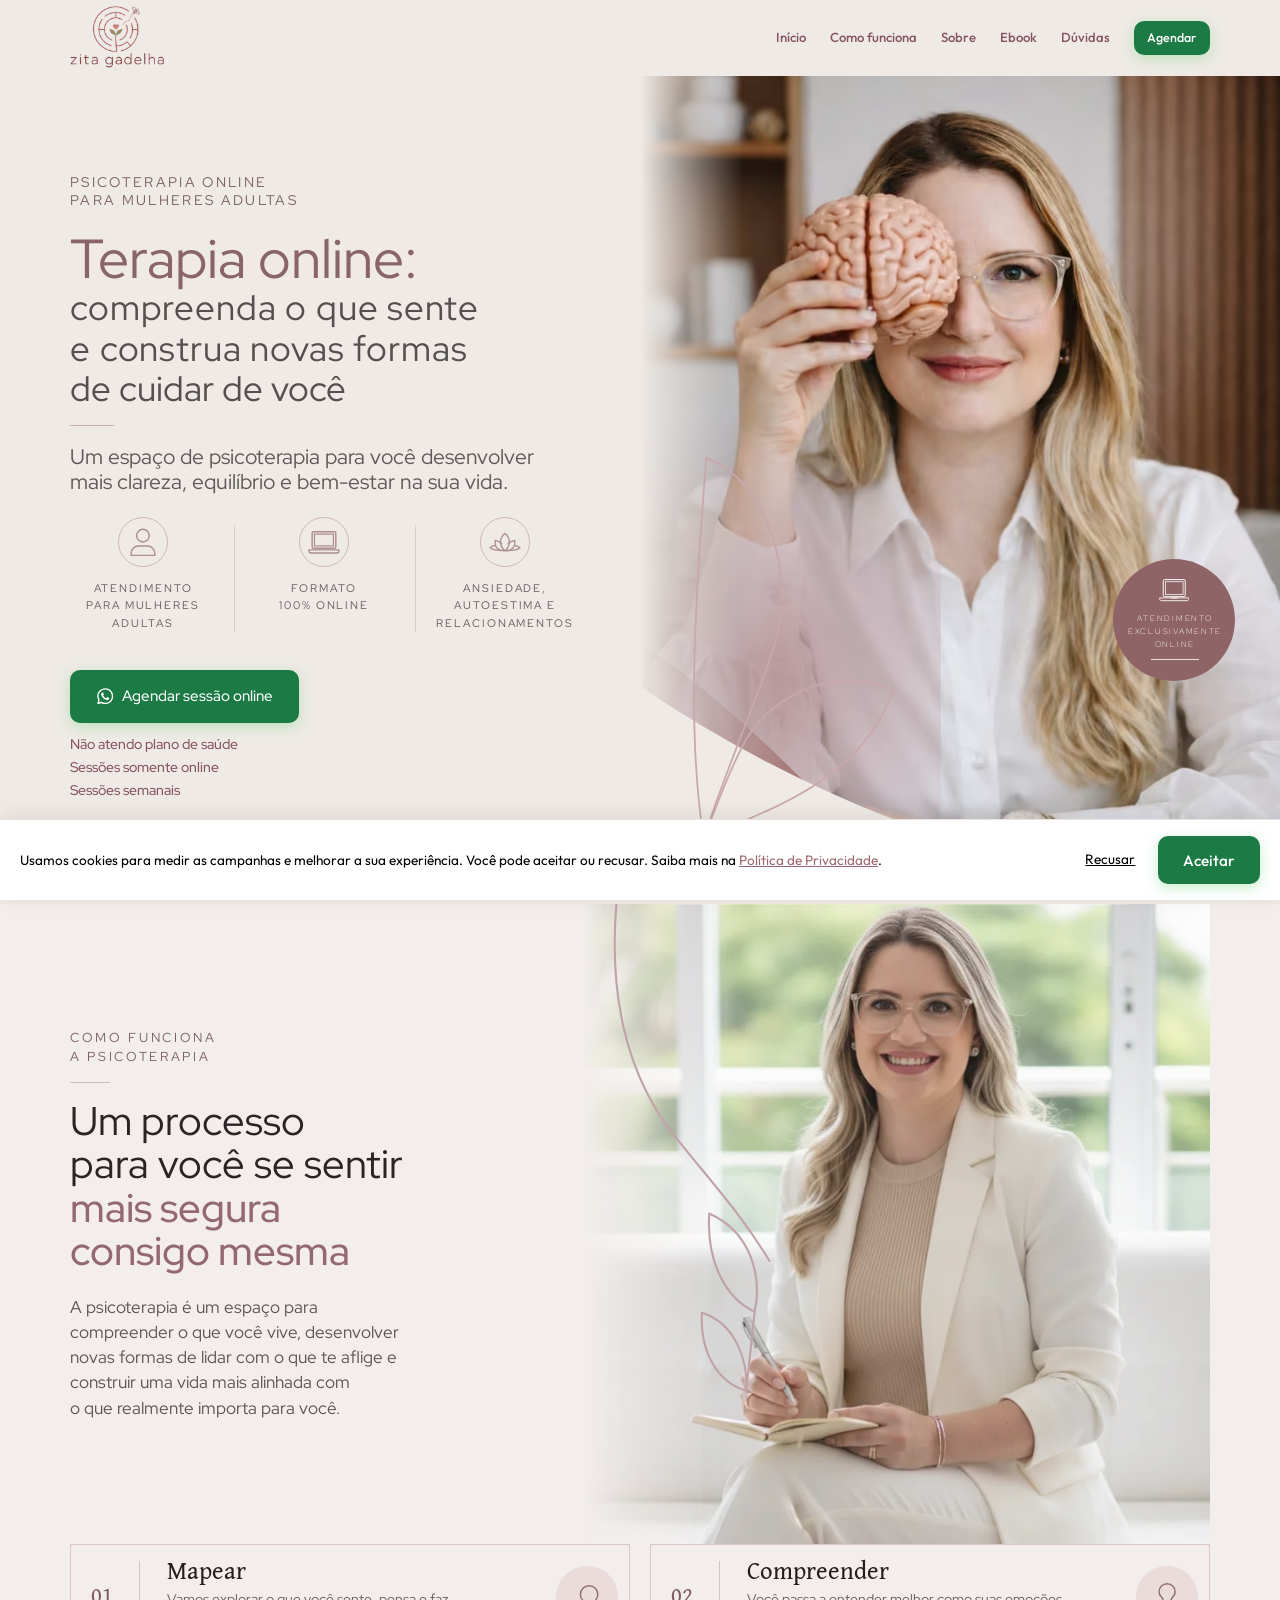
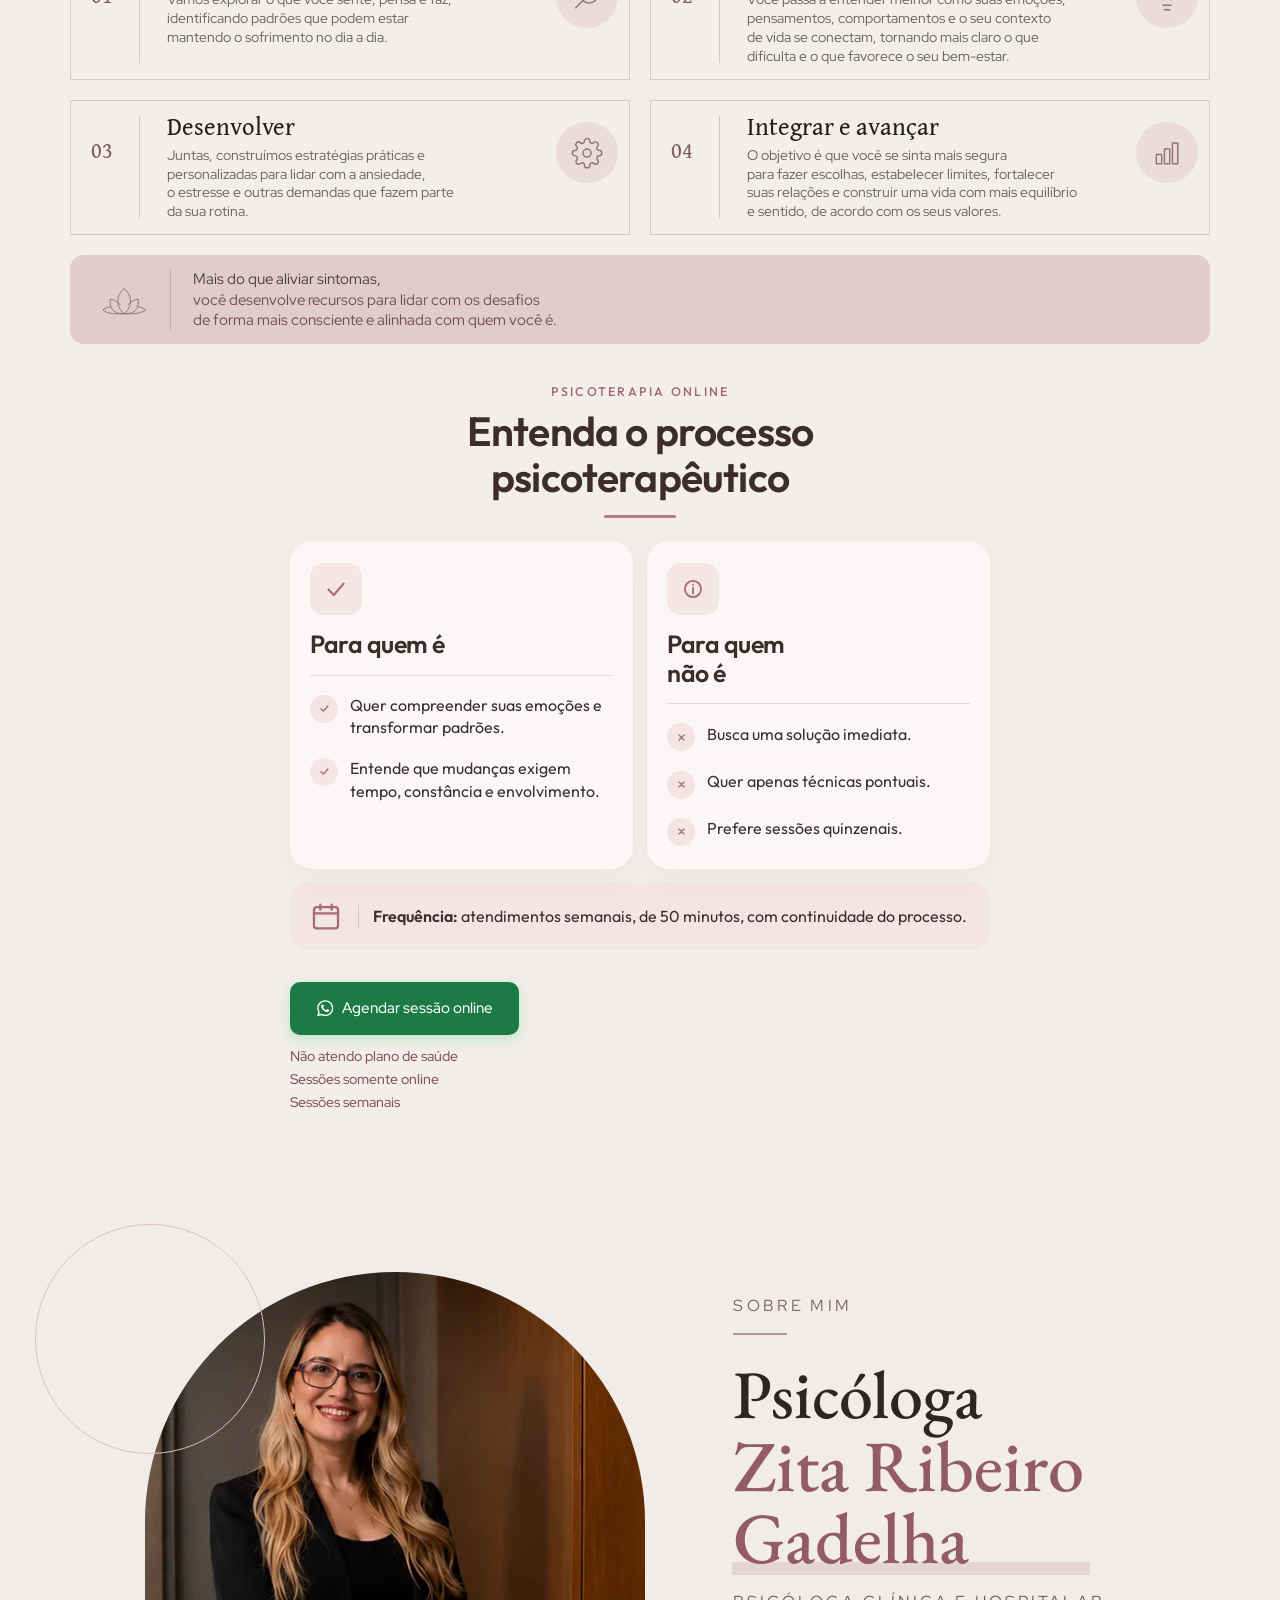
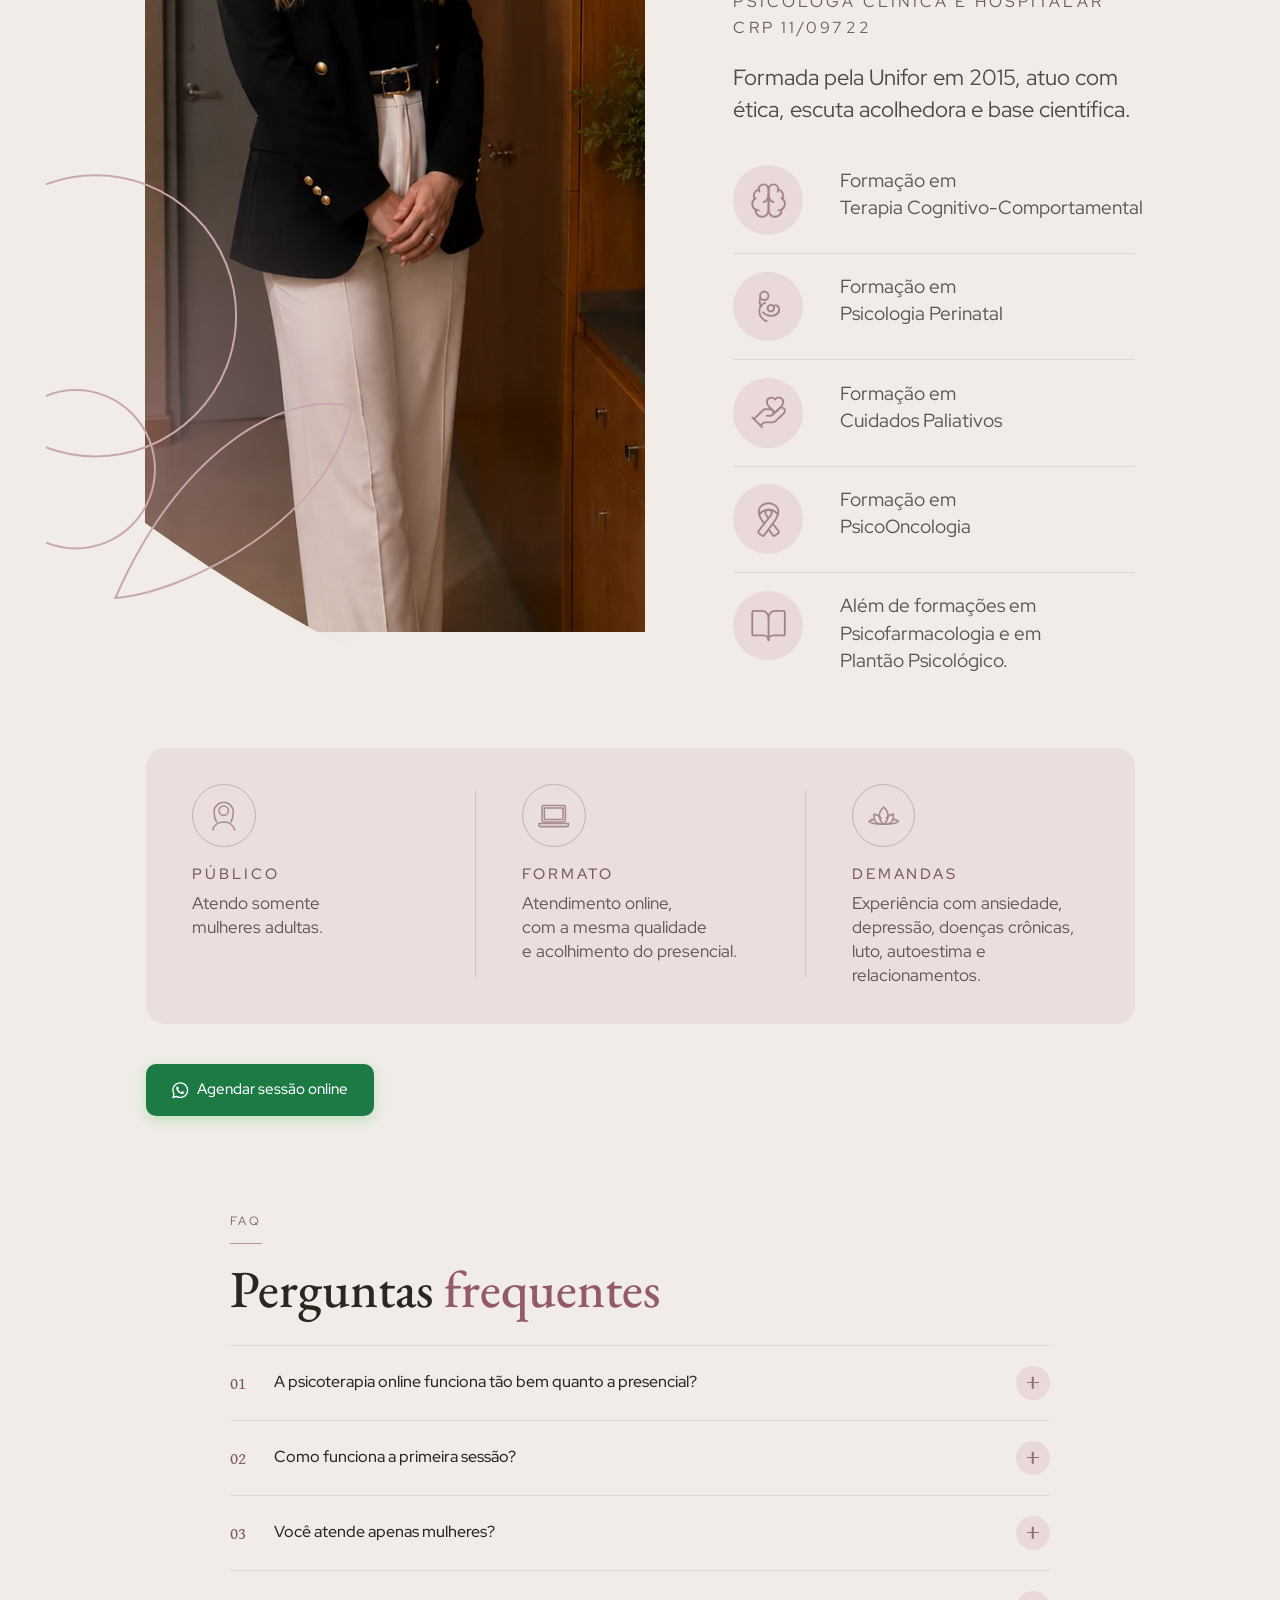
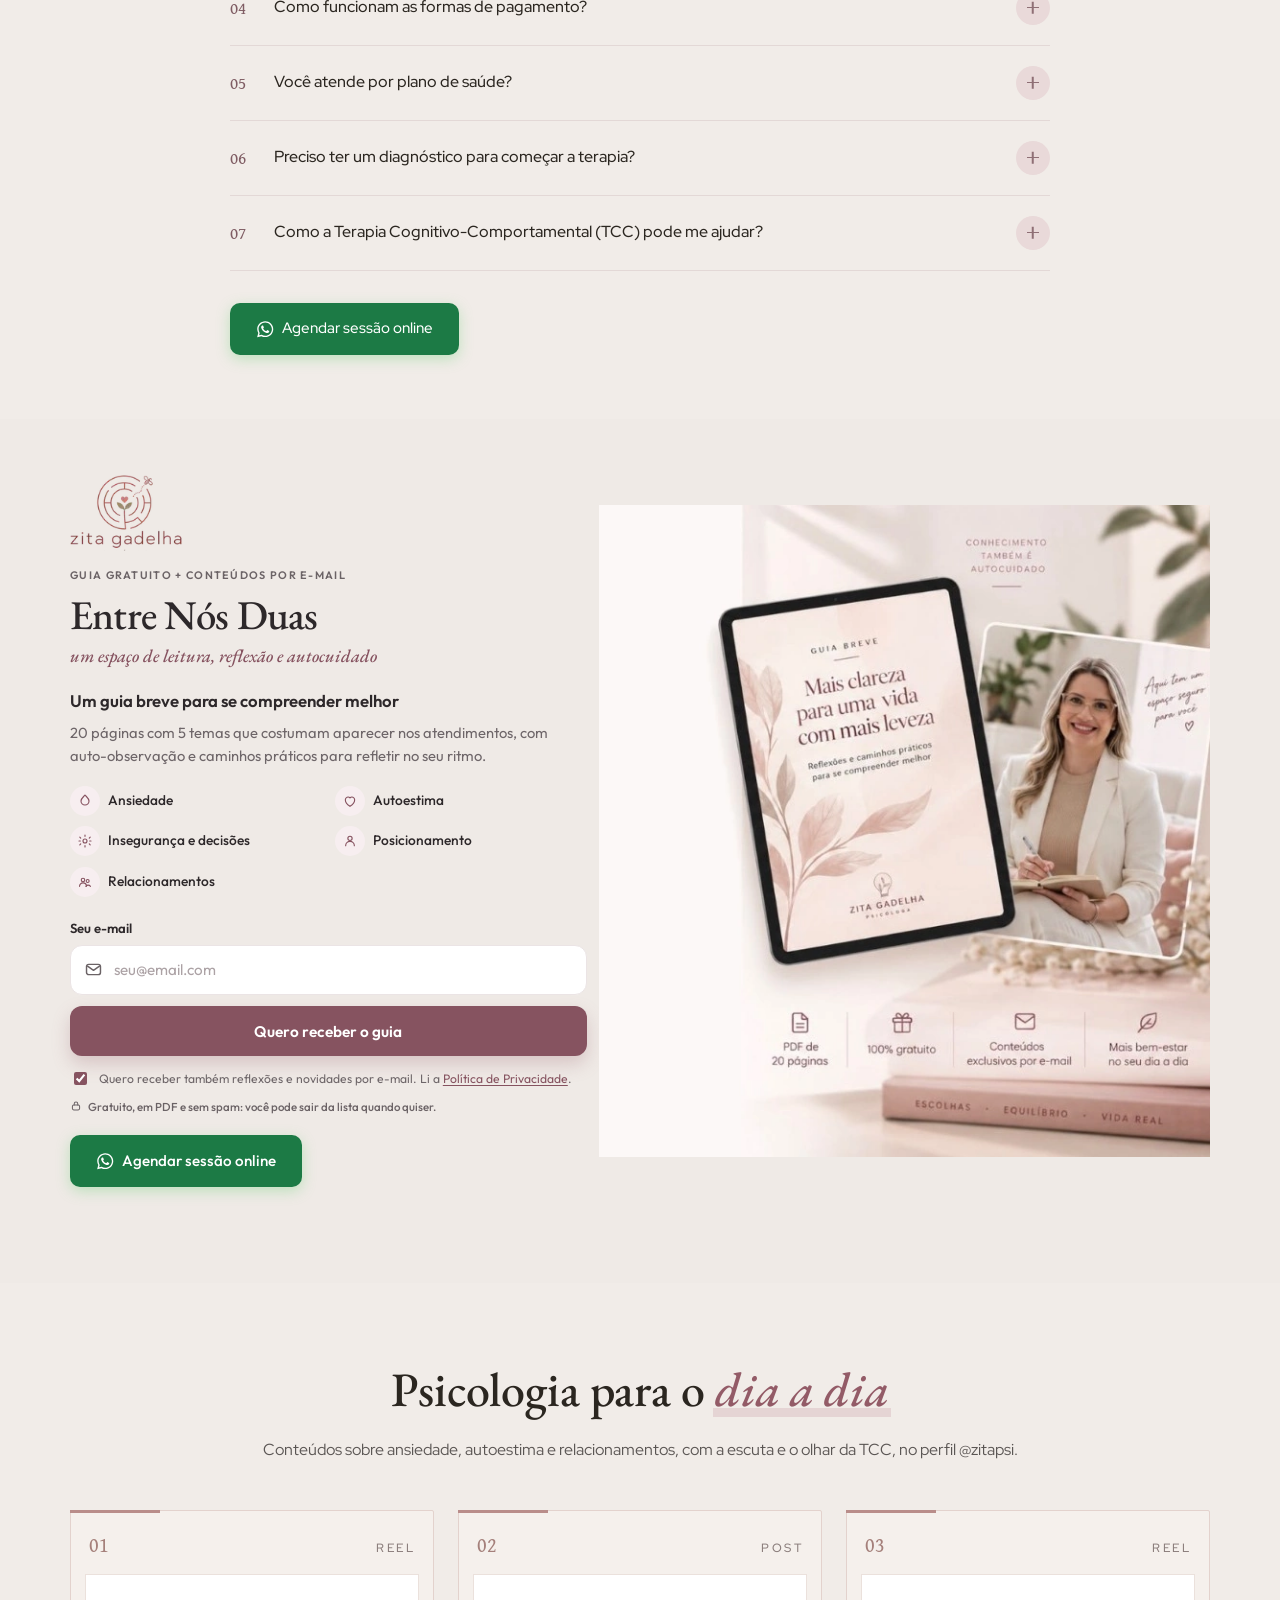
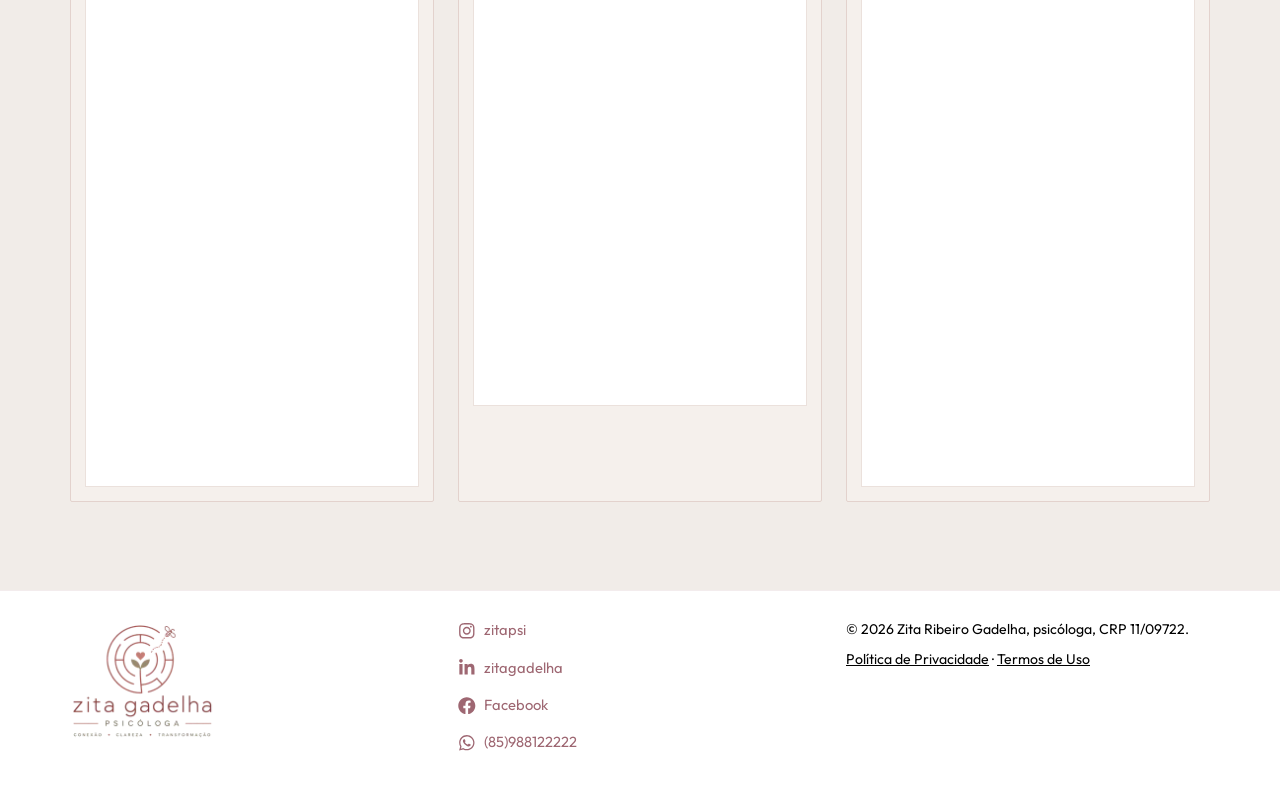
<file: index.html>
<!DOCTYPE html>
<html lang="pt-BR">
<head>
  <meta charset="UTF-8">
  <meta name="viewport" content="width=device-width, initial-scale=1.0">
  <meta name="description" content="Psicoterapia online para mulheres com Zita Ribeiro Gadelha (CRP 11/09722). Abordagem TCC. Atendimento particular, sem plano de saúde.">
  <link rel="alternate" type="text/markdown" href="/index.md">
  <link rel="describedby" href="/llms.txt">
  <title>Zita Ribeiro Gadelha | Psicóloga online, CRP 11/09722</title>
  <link rel="canonical" href="https://www.zitapsi.com.br/">
  <meta property="og:url" content="https://www.zitapsi.com.br/">
  <meta property="og:title" content="Zita Ribeiro Gadelha | Psicóloga online, CRP 11/09722">
  <meta property="og:description" content="Psicoterapia online para mulheres adultas, com abordagem TCC. Atendimento particular, por videochamada.">
  <meta property="og:type" content="website">
  <meta property="og:locale" content="pt_BR">
  <meta property="og:image" content="https://www.zitapsi.com.br/IMG/og-zita.jpg">
  <meta property="og:image:width" content="1200">
  <meta property="og:image:height" content="630">
  <meta property="og:image:alt" content="Zita Ribeiro Gadelha, psicóloga online, CRP 11/09722">
  <meta name="twitter:card" content="summary_large_image">
  <meta name="twitter:image" content="https://www.zitapsi.com.br/IMG/og-zita.jpg">
  <script type="application/ld+json">
  {
    "@context": "https://schema.org",
    "@type": "ProfessionalService",
    "name": "Zita Ribeiro Gadelha - Psicóloga Online",
    "description": "Psicoterapia online para mulheres adultas, com abordagem TCC. Atendimento particular, por videochamada. CRP 11/09722.",
    "url": "https://www.zitapsi.com.br/",
    "telephone": "+55-85-98812-2222",
    "email": "zitapsicologa@gmail.com",
    "address": {
      "@type": "PostalAddress",
      "streetAddress": "Rua José Vilar, 3120, Sala 06",
      "addressLocality": "Fortaleza",
      "addressRegion": "CE",
      "postalCode": "60125-001",
      "addressCountry": "BR"
    },
    "areaServed": "BR",
    "image": "https://www.zitapsi.com.br/IMG/og-zita.jpg",
    "founder": {
      "@type": "Person",
      "name": "Zita Ribeiro Gadelha",
      "jobTitle": "Psicóloga clínica",
      "identifier": "CRP 11/09722"
    }
  }
  </script>
  <script>
    window.dataLayer = window.dataLayer || [];
    function gtag(){dataLayer.push(arguments);}
    gtag('consent', 'default', {
      ad_storage: 'denied',
      ad_user_data: 'denied',
      ad_personalization: 'denied',
      analytics_storage: 'denied',
      wait_for_update: 500
    });
  </script>
  <!-- Google Tag Manager: carregado na primeira interação (ou 4 s após o load) para não atrasar a renderização -->
  <script>
    (function (w, d, id) {
      var loaded = false;
      function loadGtm() {
        if (loaded) return;
        loaded = true;
        w.dataLayer.push({ 'gtm.start': new Date().getTime(), event: 'gtm.js' });
        var js = d.createElement('script');
        js.async = true;
        js.src = 'https://www.googletagmanager.com/gtm.js?id=' + id;
        d.head.appendChild(js);
      }
      ['pointerdown', 'keydown', 'touchstart', 'scroll'].forEach(function (e) {
        w.addEventListener(e, loadGtm, { once: true, passive: true });
      });
      w.addEventListener('load', function () { setTimeout(loadGtm, 4000); });
    })(window, document, 'GTM-KSJ28MPD');
  </script>
  <!-- End Google Tag Manager -->
  <link rel="preload" as="image" type="image/avif" href="IMG/hero-ansiedade-mobile-760.avif" imagesrcset="IMG/hero-ansiedade-mobile-760.avif 760w, IMG/hero-ansiedade-mobile.avif 822w" imagesizes="100vw" media="(max-width: 959px)" fetchpriority="high">
  <link rel="preload" as="image" type="image/avif" href="IMG/hero-zita-desktop-768.avif" imagesrcset="IMG/hero-zita-desktop-768.avif 768w, IMG/hero-zita-desktop.avif 1024w" imagesizes="50vw" media="(min-width: 960px)" fetchpriority="high">
  <link rel="preload" href="fonts/red-hat-display-latin-normal-300-500.woff2" as="font" type="font/woff2" crossorigin>
  <style>
@font-face{font-family:"Red Hat Display";font-style:normal;font-weight:300 500;font-display:swap;src:url(fonts/red-hat-display-latin-normal-300-500.woff2) format("woff2");unicode-range:U+0000-00FF, U+0131, U+0152-0153, U+02BB-02BC, U+02C6, U+02DA, U+02DC, U+0304, U+0308, U+0329, U+2000-206F, U+20AC, U+2122, U+2191, U+2193, U+2212, U+2215, U+FEFF, U+FFFD}
@font-face{font-family:"Outfit";font-style:normal;font-weight:400 600;font-display:swap;src:url(fonts/outfit-latin-normal-400-600.woff2) format("woff2");unicode-range:U+0000-00FF, U+0131, U+0152-0153, U+02BB-02BC, U+02C6, U+02DA, U+02DC, U+0304, U+0308, U+0329, U+2000-206F, U+20AC, U+2122, U+2191, U+2193, U+2212, U+2215, U+FEFF, U+FFFD}
@font-face{font-family:"EB Garamond";font-style:italic;font-weight:500;font-display:swap;src:url(fonts/eb-garamond-latin-italic-500.woff2) format("woff2");unicode-range:U+0000-00FF, U+0131, U+0152-0153, U+02BB-02BC, U+02C6, U+02DA, U+02DC, U+0304, U+0308, U+0329, U+2000-206F, U+20AC, U+2122, U+2191, U+2193, U+2212, U+2215, U+FEFF, U+FFFD}
@font-face{font-family:"EB Garamond";font-style:normal;font-weight:500;font-display:swap;src:url(fonts/eb-garamond-latin-normal-500.woff2) format("woff2");unicode-range:U+0000-00FF, U+0131, U+0152-0153, U+02BB-02BC, U+02C6, U+02DA, U+02DC, U+0304, U+0308, U+0329, U+2000-206F, U+20AC, U+2122, U+2191, U+2193, U+2212, U+2215, U+FEFF, U+FFFD}
@font-face{font-family:"Gentium Book Plus";font-style:normal;font-weight:400;font-display:swap;src:url(fonts/gentium-book-plus-latin-normal-400.woff2) format("woff2");unicode-range:U+0000-00FF, U+0131, U+0152-0153, U+02BB-02BC, U+02C6, U+02DA, U+02DC, U+0304, U+0308, U+0329, U+2000-206F, U+20AC, U+2122, U+2191, U+2193, U+2212, U+2215, U+FEFF, U+FFFD}
:root{--mauve:#9c636f;--green:#1c7a45;--green-hover:#166238;--text:#000;--white:#fff;--cream:#fdfcfb;--container:1140px;--header-h:72px;--zita-photo-size:270px;--radius-lg:24px;--shadow:0 8px 32px rgba(156,99,111,.1)}
*,*::before,*::after{box-sizing:border-box}
body{margin:0;font-family:"Outfit",system-ui,sans-serif;color:#3a2e32;background:#efeae6;line-height:1.55}
img{max-width:100%;height:auto;display:block}
a{color:inherit;text-decoration:none}
.container{width:min(100% - 2rem,var(--container));margin-inline:auto}
.site-header{background:var(--white);border-bottom:1px solid rgba(156,99,111,.12);min-height:var(--header-h)}
.site-header__inner{display:flex;align-items:center;justify-content:space-between;gap:1rem;padding:.35rem 0}
.site-header__logo{width:auto;height:clamp(52px,7vw,64px);flex-shrink:0;display:block}
.site-nav{display:flex;align-items:center;gap:clamp(.5rem,2vw,1.5rem)}
.site-nav a:not(.btn){font-size:.82rem;font-weight:500;color:var(--mauve);white-space:nowrap}
.site-nav .btn--sm{padding:.4rem .85rem;min-height:34px;font-size:.78rem}
.btn{display:inline-flex;align-items:center;justify-content:center;gap:.5rem;flex-direction:row-reverse;background:var(--green);color:var(--white);border:none;border-radius:10px;padding:.9rem 1.6rem;font-family:inherit;font-size:.95rem;font-weight:500;cursor:pointer;min-height:48px;box-shadow:0 4px 14px rgba(28,122,69,.28)}
.btn--whatsapp{background:#25d366;box-shadow:0 4px 14px rgba(37,211,102,.4)}
.btn svg{width:1.15rem;height:1.15rem;fill:currentColor}
.hero{position:relative;min-height:clamp(420px,68vh,560px);display:flex;align-items:center;justify-content:center;padding:clamp(2rem,4vw,3rem) 0;background:var(--cream);overflow:hidden}
body:not(.lp-ads) .hero::after{content:"";position:absolute;inset:0;background:url("../IMG/hero-flores.webp") center/cover no-repeat;opacity:.42;z-index:0}
body:not(.lp-ads) .hero::before{content:"";position:absolute;inset:0;z-index:1;background:linear-gradient(180deg,rgba(255,255,255,.76),rgba(255,255,255,.66))}
.hero__inner{position:relative;z-index:2;display:grid;grid-template-columns:1fr minmax(160px,var(--zita-photo-size));gap:clamp(1rem,3vw,2rem);align-items:center}
.hero__content{width:100%;max-width:640px;text-align:left}
.hero__media{display:flex;flex-direction:column;justify-content:center;align-items:center;gap:.5rem}
.hero__photo-frame{position:relative;width:100%;max-width:var(--zita-photo-size);border-radius:var(--radius-lg);overflow:hidden;box-shadow:var(--shadow)}
.hero__photo{display:block;width:100%;height:auto;aspect-ratio:2/3;object-fit:cover;object-position:center top}
.hero__title{font-size:clamp(1.6rem,4.5vw,2.25rem);font-weight:600;margin:0 0 .35rem;line-height:1.2;color:var(--mauve)}
.hero__lead{font-size:clamp(1rem,2.2vw,1.15rem);font-weight:600;margin:0 0 .85rem;line-height:1.35;color:var(--mauve)}
.hero__subtitle{font-size:clamp(.95rem,2vw,1.05rem);font-weight:400;margin:0 0 .85rem;line-height:1.6;color:var(--text)}
.hero__trust{list-style:none;margin:0 0 1rem;padding:0;display:flex;flex-wrap:wrap;gap:.4rem}
.hero__trust li{font-size:.78rem;font-weight:500;color:var(--mauve);background:rgba(156,99,111,.1);padding:.35rem .65rem;border-radius:999px}
.hero__tagline{margin:0 0 1.5rem;font-size:clamp(1rem,2.2vw,1.15rem);font-weight:600;line-height:1.35;color:var(--mauve)}
.hero__proof{display:flex;flex-wrap:wrap;align-items:center;gap:.35rem .5rem;margin:0 0 1rem;font-size:.9rem;font-weight:500;color:var(--text)}
.hero__proof-stars{color:#f5a623;letter-spacing:.05em}
.hero__identity{margin:0;font-size:.95rem;font-weight:500;color:var(--text);text-align:center}
.hero__note{margin:0;font-size:.85rem;font-weight:500;line-height:1.4;color:var(--mauve)}
.hero__notes{margin:.75rem 0 0;display:grid;gap:.25rem}
.lp-ads .site-header{position:sticky;top:0;z-index:150;background:rgba(255,255,255,.92);backdrop-filter:blur(8px);-webkit-backdrop-filter:blur(8px);box-shadow:0 2px 12px rgba(0,0,0,.06);border-bottom:1px solid rgba(156,99,111,.12)}
.lp-ads .site-header__inner{align-items:center;gap:.5rem .65rem;padding:.5rem 0;flex-wrap:nowrap}
.lp-ads .site-header__logo-link{flex-shrink:0;line-height:0}
.lp-ads .site-header__logo{width:auto;height:clamp(48px,12vw,60px)}
.lp-ads .site-header__tagline{margin:0;flex:1;min-width:0;font-size:clamp(.62rem,2.4vw,.82rem);line-height:1.25;font-weight:500;color:var(--mauve);text-align:center}
.lp-ads .site-nav__toggle{display:none;flex-direction:column;justify-content:center;gap:5px;width:44px;height:44px;padding:0;border:none;border-radius:8px;background:transparent;cursor:pointer;flex-shrink:0}
.lp-ads .site-nav__toggle-bar{display:block;width:22px;height:2px;background:var(--mauve);border-radius:2px;margin-inline:auto;transition:transform .2s,opacity .2s}
.lp-ads .site-nav__list{list-style:none;margin:0;padding:0;display:flex;align-items:center;gap:clamp(.5rem,2vw,1.25rem)}
.lp-ads .site-nav__list a{font-size:.82rem;font-weight:500;color:var(--mauve);white-space:nowrap}
@media(max-width:900px){body:not(.lp-ads) .site-nav a:not(.btn):not(.site-nav__cta){display:none}}
@media(max-width:899px){.lp-ads .site-header__inner{justify-content:space-between;position:relative}.lp-ads .site-header__tagline{position:absolute;left:50%;transform:translateX(-50%);flex:none;width:max-content;max-width:calc(100% - 8.5rem);pointer-events:none;text-align:center}.lp-ads .site-header__logo-link,.lp-ads .site-nav__toggle{position:relative;z-index:1}.lp-ads .site-nav__toggle{display:flex;flex-shrink:0}.lp-ads .site-nav{position:absolute;top:100%;left:0;right:0;flex-direction:column;align-items:stretch;gap:0;background:rgba(255,255,255,.98);backdrop-filter:blur(10px);border-bottom:1px solid rgba(156,99,111,.12);box-shadow:0 8px 24px rgba(0,0,0,.08);max-height:0;overflow:hidden;opacity:0;pointer-events:none;transition:max-height .3s ease,opacity .25s ease}.lp-ads .site-nav.is-open{max-height:320px;opacity:1;pointer-events:auto;padding:.75rem 1rem 1rem}.lp-ads .site-nav__list{flex-direction:column;align-items:stretch;gap:0;width:100%}.lp-ads .site-nav__list li{border-bottom:1px solid rgba(156,99,111,.1)}.lp-ads .site-nav__list a{display:block;padding:.75rem 0;white-space:normal}.lp-ads .site-nav__cta{width:100%;margin-top:.75rem;justify-content:center}}
.intro{--u:calc(100vw / 411);--bu:var(--u);overflow:hidden;background:#efeae6;color:#55504d;font-family:"Red Hat Display",system-ui,sans-serif}
.intro__inner{width:calc(411 * var(--u));margin-inline:auto}
.intro__visual{position:relative}
.intro__photo{width:100%;height:auto}
.intro__deco{display:none}
.intro__kicker,.intro__title,.intro__lead,.intro__points{white-space:nowrap}
.intro__badge{position:absolute;left:calc(299 * var(--bu));top:calc(301.5 * var(--bu));width:calc(106 * var(--bu));height:calc(106 * var(--bu));margin:0;border-radius:50%;background:#8f6467;color:#fff;display:flex;flex-direction:column;align-items:center;padding-top:calc(18 * var(--bu));font-size:calc(6.9 * var(--bu));font-weight:300;letter-spacing:.22em;line-height:calc(11 * var(--bu));text-align:center;text-transform:uppercase}
.intro__badge svg{width:calc(26.5 * var(--bu));height:calc(19.6 * var(--bu));margin-bottom:calc(9 * var(--bu))}
.intro__badge span{padding-left:.22em}
.intro__badge span::after{content:"";display:block;width:calc(42.5 * var(--bu));height:1px;margin:calc(8 * var(--bu)) auto 0;background:currentColor;opacity:.8}
.intro__copy{position:relative;margin-top:calc(-21.5 * var(--u));padding:0 calc(20 * var(--u)) calc(48 * var(--u)) calc(38.5 * var(--u))}
.intro__kicker{margin:0;color:#7d6367;font-size:calc(9.4 * var(--u));font-weight:400;letter-spacing:.17em;line-height:calc(12.5 * var(--u));text-transform:uppercase}
.intro__title{margin:calc(14.5 * var(--u)) 0 0;font-size:calc(24.2 * var(--u));font-weight:400;line-height:calc(27.75 * var(--u));letter-spacing:.024em;color:#55504d}
.intro__title-key{display:block;font-size:calc(38 * var(--u));line-height:calc(39.8 * var(--u));letter-spacing:0;color:#8a6567}
.intro__title-fit{letter-spacing:0}
.intro__rule{display:block;width:calc(30 * var(--u));height:1px;margin:calc(10.5 * var(--u)) 0 calc(12 * var(--u));background:#c2aeab}
.intro__lead{margin:0;font-size:calc(14.2 * var(--u));line-height:calc(17.5 * var(--u));color:#5f5a57}
.intro__points{list-style:none;display:grid;grid-template-columns:repeat(3,1fr);margin:calc(15.5 * var(--u)) calc(-8 * var(--u)) 0 calc(-25 * var(--u));padding:0}
.intro__points li{position:relative;display:flex;flex-direction:column;align-items:center;text-align:center;color:#625c5a;font-size:calc(7.7 * var(--u));font-weight:400;letter-spacing:.17em;line-height:calc(12 * var(--u));text-transform:uppercase}
.intro__points li+li::before{content:"";position:absolute;left:0;top:calc(5.5 * var(--u));bottom:0;width:1px;background:#d8cecc}
.intro__icon{width:calc(34 * var(--u));height:calc(34 * var(--u));margin-bottom:calc(9 * var(--u));border:1px solid #cfb6b6;border-radius:50%;display:flex;align-items:center;justify-content:center;color:#ad8d90}
.intro__icon svg{width:calc(26 * var(--u));height:calc(26 * var(--u))}
.intro .btn{margin-top:calc(44 * var(--u))}
@media(min-width:960px){
.intro{--u:calc((min(100vw - 2rem, 1140px) / 2 - 3.5rem) / 352.5);--bu:clamp(1.1px, .09vw, 1.35px)}
.intro__inner{position:relative;width:min(100% - 2rem, 1140px);min-height:clamp(620px, calc(100svh - var(--header-h)), 900px);display:flex;align-items:center}
.intro__visual{position:absolute;top:0;bottom:0;left:50%;width:50vw}
.intro__photo{position:absolute;inset:0;width:100%;height:100%;object-fit:cover;object-position:50% 28%;-webkit-mask-image:linear-gradient(90deg,transparent,#000 16%);mask-image:linear-gradient(90deg,transparent,#000 16%)}
.intro__deco{display:block;position:absolute;inset:0;width:100%;height:100%}
.intro__badge{left:auto;top:auto;right:7%;bottom:27%}
.intro__copy{width:50%;margin:0;padding:3rem 3.5rem 3.5rem 0}
.intro__points{margin-left:calc(-12 * var(--u))}
.intro .btn{margin-top:calc(26 * var(--u))}
}
@media(max-width:767px){body:not(.lp-ads) .site-header{display:none}}
@media(max-width:767px){body:not(.lp-ads) .site-header__logo{height:42px}.hero{min-height:auto;padding:1.75rem 0 2rem}.hero__inner{grid-template-columns:1fr;gap:1.25rem}.hero__content{max-width:none;text-align:center}.hero__trust{justify-content:center}.hero__proof{justify-content:center}.hero__media{max-width:calc(var(--zita-photo-size)*.85);margin-inline:auto}}
  </style>
  <link rel="stylesheet" href="css/style.css?v=45" media="print" onload="this.media='all'">
  <noscript><link rel="stylesheet" href="css/style.css?v=45"></noscript>
  <link rel="icon" href="IMG/favicon-64.webp" type="image/webp">
  <link rel="apple-touch-icon" href="IMG/apple-touch-icon.png">
</head>
<body>

  <!-- Google Tag Manager (noscript) -->
  <noscript><iframe src="https://www.googletagmanager.com/ns.html?id=GTM-KSJ28MPD"
  height="0" width="0" style="display:none;visibility:hidden"></iframe></noscript>
  <!-- End Google Tag Manager (noscript) -->

  <header class="site-header">
    <div class="container site-header__inner">
      <a href="#inicio">
        <img class="site-header__logo" src="IMG/logo-header-150.webp" srcset="IMG/logo-header-150.webp 150w, IMG/logo-header-300.webp 300w" sizes="96px" alt="Zita Gadelha Psicóloga" width="120" height="80" loading="lazy">
      </a>
      <nav class="site-nav" aria-label="Navegação principal">
        <a href="#inicio">Início</a>
        <a href="#como-funciona">Como funciona</a>
        <a href="#quemsoueu">Sobre</a>
        <a href="#entre-nos">Ebook</a>
        <a href="#faq">Dúvidas</a>
        <a class="btn btn--sm site-nav__cta" data-wa href="https://wa.me/5585988122222?text=Ol%C3%A1.+Vim+do+site+e+gostaria+de+marcar+uma+sess%C3%A3o+particular+com+a+Zita." target="_blank" rel="noopener noreferrer">Agendar</a>
      </nav>
    </div>
  </header>

  <!-- 1. Intro -->
  <main>
  <section class="intro" id="inicio">
    <div class="intro__inner">
      <div class="intro__visual">
        <picture>
          <source media="(min-width: 960px)" type="image/avif" srcset="IMG/hero-zita-desktop-768.avif 768w, IMG/hero-zita-desktop.avif 1024w" sizes="50vw" width="1024" height="1536">
          <source media="(min-width: 960px)" srcset="IMG/hero-zita-desktop-768.webp 768w, IMG/hero-zita-desktop.webp 1024w" sizes="50vw" width="1024" height="1536">
          <source type="image/avif" srcset="IMG/hero-ansiedade-mobile-760.avif 760w, IMG/hero-ansiedade-mobile.avif 822w" sizes="100vw">
          <img class="intro__photo" src="IMG/hero-ansiedade-mobile-760.webp" srcset="IMG/hero-ansiedade-mobile-760.webp 760w, IMG/hero-ansiedade-mobile.webp 822w" sizes="100vw" alt="Zita Ribeiro Gadelha, psicóloga clínica, segurando um modelo de cérebro" width="822" height="936" fetchpriority="high" decoding="async">
        </picture>
        <!-- Curva e folha do desktop (no mobile já vêm na foto) -->
        <svg class="intro__deco" viewBox="0 0 822 936" preserveAspectRatio="xMinYMax slice" aria-hidden="true">
          <defs>
            <radialGradient id="intro-haze" cx="110" cy="680" r="300" gradientUnits="userSpaceOnUse">
              <stop offset="0" stop-color="#a87c7d" stop-opacity=".85"/>
              <stop offset="1" stop-color="#a87c7d" stop-opacity="0"/>
            </radialGradient>
            <linearGradient id="intro-fade-grad" x1="0" x2="160" y1="0" y2="0" gradientUnits="userSpaceOnUse">
              <stop offset="0" stop-color="#fff" stop-opacity="0"/>
              <stop offset="1" stop-color="#fff"/>
            </linearGradient>
            <mask id="intro-fade"><rect width="822" height="936" fill="url(#intro-fade-grad)"/></mask>
          </defs>
          <g mask="url(#intro-fade)">
            <rect x="0" y="300" width="340" height="636" fill="url(#intro-haze)"/>
            <path fill="#bd9b99" d="M300 846Q600 925 822 866V936H300Z"/>
            <path fill="#a87d7e" d="M0 640Q90 700 200 812V936H0Z"/>
          </g>
          <path fill="#efeae6" d="M0 690Q380 945 822 928V936H0Z"/>
          <g fill="none" stroke="#c9a8ad" stroke-width="2" stroke-linecap="round" transform="translate(70 0)">
            <path d="M2 862C70 830 180 800 216 694C150 665 80 700 50 750C30 785 15 830 2 862"/>
            <path d="M5 432C70 455 110 560 80 650C60 710 25 790 2 862"/>
            <path d="M2 862C-14 760-12 640 5 432"/>
          </g>
        </svg>
        <p class="intro__badge">
          <svg viewBox="0 0 50 37" aria-hidden="true"><rect x="7" y="1" width="36" height="28" rx="2" fill="none" stroke="currentColor" stroke-width="1.6"/><rect x="10.5" y="4.5" width="29" height="21" fill="none" stroke="currentColor" stroke-width="1.2"/><path d="M1 31h48v1.6c0 1.6-1.4 2.9-3 2.9H4c-1.6 0-3-1.3-3-2.9z" fill="none" stroke="currentColor" stroke-width="1.4" stroke-linejoin="round"/><path d="M20 31.2h10" stroke="currentColor" stroke-width="1.4"/></svg>
          <span>Atendimento<br>exclusivamente<br>online</span>
        </p>
      </div>
      <div class="intro__copy">
        <p class="intro__kicker">Psicoterapia online<br>para mulheres adultas</p>
        <h1 class="intro__title"><span class="intro__title-key">Terapia online:</span> compreenda o que sente<br> e construa novas formas<br> <span class="intro__title-fit">de cuidar de você</span></h1>
        <span class="intro__rule" aria-hidden="true"></span>
        <p class="intro__lead">Um espaço de psicoterapia para você desenvolver<br> mais clareza, equilíbrio e bem-estar na sua vida.</p>
        <ul class="intro__points">
          <li>
            <span class="intro__icon" aria-hidden="true"><svg viewBox="0 0 24 24"><circle cx="12" cy="8" r="4" fill="none" stroke="currentColor" stroke-width=".9"/><path d="M4.5 20.5v-1.2c0-2.6 2.1-4.7 4.7-4.7h5.6c2.6 0 4.7 2.1 4.7 4.7v1.2z" fill="none" stroke="currentColor" stroke-width=".9" stroke-linejoin="round"/></svg></span>
            <span>Atendimento<br>para mulheres<br>adultas</span>
          </li>
          <li>
            <span class="intro__icon" aria-hidden="true"><svg viewBox="0 0 24 24"><rect x="4.5" y="5.5" width="15" height="10.5" rx="1" fill="none" stroke="currentColor" stroke-width=".9"/><rect x="6" y="7" width="12" height="7.5" fill="none" stroke="currentColor" stroke-width=".8"/><path d="M2.5 17h19v.6c0 .8-.6 1.4-1.4 1.4H3.9c-.8 0-1.4-.6-1.4-1.4z" fill="none" stroke="currentColor" stroke-width=".85" stroke-linejoin="round"/></svg></span>
            <span>Formato<br>100% online</span>
          </li>
          <li>
            <span class="intro__icon" aria-hidden="true"><svg viewBox="0 0 24 24"><g fill="none" stroke="currentColor" stroke-width=".8" stroke-linejoin="round"><path d="M12 17.5c-1.9-1.4-2.8-3.3-2.8-5.4S10.3 8 12 6.5c1.7 1.5 2.8 3.5 2.8 5.6s-.9 4-2.8 5.4z"/><path d="M12 17.5c-2.6.1-4.6-.7-5.6-2.4-.6-1.1-.8-2.5-.6-4.1 2.1.4 3.6 1.3 4.5 2.6"/><path d="M12 17.5c2.6.1 4.6-.7 5.6-2.4.6-1.1.8-2.5.6-4.1-2.1.4-3.6 1.3-4.5 2.6"/><path d="M6.2 14.2c-1.6.1-2.8.6-3.7 1.5 1.6 1.4 4.3 1.9 9.5 1.8"/><path d="M17.8 14.2c1.6.1 2.8.6 3.7 1.5-1.6 1.4-4.3 1.9-9.5 1.8"/></g></svg></span>
            <span>Ansiedade,<br>autoestima e<br>relacionamentos</span>
          </li>
        </ul>
        <a class="btn" data-wa href="https://wa.me/5585988122222?text=Ol%C3%A1.+Vim+do+site+e+gostaria+de+marcar+uma+sess%C3%A3o+particular+com+a+Zita." target="_blank" rel="noopener noreferrer">
          <span>Agendar sessão online</span>
          <svg viewBox="0 0 448 512" aria-hidden="true"><path d="M380.9 97.1C339 55.1 283.2 32 223.9 32c-122.4 0-222 99.6-222 222 0 39.1 10.2 77.3 29.6 111L0 480l117.7-30.9c32.4 17.7 68.9 27 106.1 27h.1c122.3 0 224.1-99.6 224.1-222 0-59.3-25.2-115-67.1-157zm-157 341.6c-33.2 0-65.7-8.9-94-25.7l-6.7-4-69.8 18.3L72 359.2l-4.4-7c-18.5-29.4-28.2-63.3-28.2-98.2 0-101.7 82.8-184.5 184.6-184.5 49.3 0 95.6 19.2 130.4 54.1 34.8 34.9 56.2 81.2 56.1 130.5 0 101.8-84.9 184.6-186.6 184.6zm101.2-138.2c-5.5-2.8-32.8-16.2-37.9-18-5.1-1.9-8.8-2.8-12.5 2.8-3.7 5.6-14.3 18-17.6 21.8-3.2 3.7-6.5 4.2-12 1.4-32.6-16.3-54-29.1-75.5-66-5.7-9.8 5.7-9.1 16.3-30.3 1.8-3.7.9-6.9-.5-9.7-1.4-2.8-12.5-30.1-17.1-41.2-4.5-10.8-9.1-9.3-12.5-9.5-3.2-.2-6.9-.2-10.6-.2-3.7 0-9.7 1.4-14.8 6.9-5.1 5.6-19.4 19-19.4 46.3 0 27.3 19.9 53.7 22.6 57.4 2.8 3.7 39.1 59.7 94.8 83.8 35.2 15.2 49 16.5 66.6 13.9 10.7-1.6 32.8-13.4 37.4-26.4 4.6-13 4.6-24.1 3.2-26.4-1.3-2.5-5-3.9-10.5-6.6z"/></svg>
        </a>
        <div class="hero__notes">
          <p class="hero__note">Não atendo plano de saúde</p>
          <p class="hero__note">Sessões somente online</p>
          <p class="hero__note">Sessões semanais</p>
        </div>
      </div>
    </div>
  </section>

  <!-- 2. Como funciona -->
  <section class="how" id="como-funciona">
    <div class="how__wrap">
      <div class="how__head">
        <div class="how__photo">
          <img src="IMG/hero-zita.webp" srcset="IMG/hero-zita-540.webp 540w, IMG/hero-zita.webp 720w" sizes="(min-width: 960px) 630px, 74vw" alt="Zita Ribeiro Gadelha, psicóloga, sentada com caderno e caneta" width="720" height="900" loading="lazy" decoding="async">
        </div>
        <svg class="how__deco" viewBox="0 7 828 606" aria-hidden="true">
          <g fill="none" stroke="#bfa3a8" stroke-width="2" stroke-linecap="round" stroke-linejoin="round">
            <path d="M367 7C360 90 375 170 425 230C455 268 485 300 512 345"/>
            <path d="M455 300C495 318 505 360 498 393C470 380 452 345 455 300Z"/>
            <path d="M448 394C480 404 492 440 490 468C462 460 446 430 448 394Z"/>
            <path d="M498 393Q494 430 490 468"/>
          </g>
        </svg>
        <div class="how__copy">
          <p class="how__kicker">Como funciona<br>a psicoterapia</p>
          <span class="how__rule" aria-hidden="true"></span>
          <h2 class="how__title">Um processo<br>para você se sentir<br><span>mais segura<br>consigo mesma</span></h2>
          <p class="how__lead">A psicoterapia é um espaço para<br>compreender o que você vive, desenvolver<br>novas formas de lidar com o que te aflige e<br>construir uma vida mais alinhada com<br>o que realmente importa para você.</p>
        </div>
      </div>
      <ol class="how__steps">
        <li>
          <span class="how__num">01</span>
          <div class="how__text">
            <h3>Mapear</h3>
            <p>Vamos explorar o que você sente, pensa e faz,<br>identificando padrões que podem estar<br>mantendo o sofrimento no dia a dia.</p>
          </div>
          <span class="how__icon" aria-hidden="true"><svg viewBox="0 0 24 24"><g fill="none" stroke="currentColor" stroke-width="1.1" stroke-linecap="round"><circle cx="13.5" cy="10" r="6.5"/><path d="M8.9 14.6 3.5 20"/></g></svg></span>
        </li>
        <li>
          <span class="how__num">02</span>
          <div class="how__text">
            <h3>Compreender</h3>
            <p>Você passa a entender melhor como suas emoções,<br>pensamentos, comportamentos e o seu contexto<br>de vida se conectam, tornando mais claro o que<br>dificulta e o que favorece o seu bem-estar.</p>
          </div>
          <span class="how__icon" aria-hidden="true"><svg viewBox="0 0 24 24"><g fill="none" stroke="currentColor" stroke-width="1.1" stroke-linecap="round" stroke-linejoin="round"><path d="M15 14c.2-1 .7-1.7 1.5-2.5 1-.9 1.5-2.2 1.5-3.5A6 6 0 0 0 6 8c0 1 .2 2.2 1.5 3.5.7.7 1.3 1.5 1.5 2.5"/><path d="M9 18h6M10 21.5h4"/></g></svg></span>
        </li>
        <li>
          <span class="how__num">03</span>
          <div class="how__text">
            <h3>Desenvolver</h3>
            <p>Juntas, construímos estratégias práticas e<br>personalizadas para lidar com a ansiedade,<br>o estresse e outras demandas que fazem parte<br>da sua rotina.</p>
          </div>
          <span class="how__icon" aria-hidden="true"><svg viewBox="0 0 24 24"><g fill="none" stroke="currentColor" stroke-width="1.05" stroke-linecap="round" stroke-linejoin="round"><circle cx="12" cy="12" r="3"/><path d="M19.4 15a1.65 1.65 0 0 0 .33 1.82l.06.06a2 2 0 1 1-2.83 2.83l-.06-.06a1.65 1.65 0 0 0-1.82-.33 1.65 1.65 0 0 0-1 1.51V21a2 2 0 1 1-4 0v-.09A1.65 1.65 0 0 0 9 19.4a1.65 1.65 0 0 0-1.82.33l-.06.06a2 2 0 1 1-2.83-2.83l.06-.06a1.65 1.65 0 0 0 .33-1.82 1.65 1.65 0 0 0-1.51-1H3a2 2 0 1 1 0-4h.09A1.65 1.65 0 0 0 4.6 9a1.65 1.65 0 0 0-.33-1.82l-.06-.06a2 2 0 1 1 2.83-2.83l.06.06a1.65 1.65 0 0 0 1.82.33H9a1.65 1.65 0 0 0 1-1.51V3a2 2 0 1 1 4 0v.09a1.65 1.65 0 0 0 1 1.51 1.65 1.65 0 0 0 1.82-.33l.06-.06a2 2 0 1 1 2.83 2.83l-.06.06a1.65 1.65 0 0 0-.33 1.82V9a1.65 1.65 0 0 0 1.51 1H21a2 2 0 1 1 0 4h-.09a1.65 1.65 0 0 0-1.51 1z"/></g></svg></span>
        </li>
        <li>
          <span class="how__num">04</span>
          <div class="how__text">
            <h3>Integrar e avançar</h3>
            <p>O objetivo é que você se sinta mais segura<br>para fazer escolhas, estabelecer limites, fortalecer<br>suas relações e construir uma vida com mais equilíbrio<br>e sentido, de acordo com os seus valores.</p>
          </div>
          <span class="how__icon" aria-hidden="true"><svg viewBox="0 0 24 24"><g fill="none" stroke="currentColor" stroke-width="1.05" stroke-linejoin="round"><rect x="4" y="13" width="4" height="7" rx=".4"/><rect x="10" y="9" width="4" height="11" rx=".4"/><rect x="16" y="4.5" width="4" height="15.5" rx=".4"/></g></svg></span>
        </li>
      </ol>
      <div class="how__close">
        <span class="how__lotus" aria-hidden="true"><svg viewBox="0 0 48 40"><g fill="none" stroke="currentColor" stroke-width=".9" stroke-linejoin="round"><path d="M24 33c-4-3-6-7.5-6-12s2.2-8.6 6-12c3.8 3.4 6 7.5 6 12s-2 9-6 12z"/><path d="M24 33c-5.5.4-9.8-1.4-12-5-1.3-2.3-1.7-5.3-1.2-8.8 4.4.8 7.6 2.8 9.6 5.6"/><path d="M24 33c5.5.4 9.8-1.4 12-5 1.3-2.3 1.7-5.3 1.2-8.8-4.4.8-7.6 2.8-9.6 5.6"/><path d="M11.6 26.4c-3.4.2-6 1.3-7.8 3.2 3.4 3 9.2 4 20.2 3.4"/><path d="M36.4 26.4c3.4.2 6 1.3 7.8 3.2-3.4 3-9.2 4-20.2 3.4"/></g></svg></span>
        <p>Mais do que aliviar sintomas,<br><span>você desenvolve recursos para lidar com os desafios<br>de forma mais consciente e alinhada com quem você é.</span></p>
      </div>
      <div class="fit" id="para-quem">
        <p class="fit__kicker">Psicoterapia online</p>
        <h2 class="fit__title">Entenda o processo<br>psicoterapêutico</h2>
        <span class="fit__rule" aria-hidden="true"></span>
        <div class="fit__grid">
          <article class="fit__card">
            <span class="fit__badge" aria-hidden="true"><svg viewBox="0 0 24 24"><path d="M5 12.5 10 17.5 19 7" fill="none" stroke="currentColor" stroke-width="2" stroke-linecap="round" stroke-linejoin="round"/></svg></span>
            <h3>Para quem é</h3>
            <ul>
              <li>
                <span class="fit__mark" aria-hidden="true"><svg viewBox="0 0 24 24"><path d="M6.5 12.5 10.2 16.2 17.5 8" fill="none" stroke="currentColor" stroke-width="2.2" stroke-linecap="round" stroke-linejoin="round"/></svg></span>
                <span>Quer compreender suas emoções e transformar padrões.</span>
              </li>
              <li>
                <span class="fit__mark" aria-hidden="true"><svg viewBox="0 0 24 24"><path d="M6.5 12.5 10.2 16.2 17.5 8" fill="none" stroke="currentColor" stroke-width="2.2" stroke-linecap="round" stroke-linejoin="round"/></svg></span>
                <span>Entende que mudanças exigem tempo, constância e envolvimento.</span>
              </li>
            </ul>
          </article>
          <article class="fit__card">
            <span class="fit__badge" aria-hidden="true"><svg viewBox="0 0 24 24"><circle cx="12" cy="12" r="7.5" fill="none" stroke="currentColor" stroke-width="1.7"/><path d="M12 11v5.2" fill="none" stroke="currentColor" stroke-width="1.7" stroke-linecap="round"/><circle cx="12" cy="8.1" r="0.9" fill="currentColor"/></svg></span>
            <h3>Para quem<br>não é</h3>
            <ul>
              <li>
                <span class="fit__mark" aria-hidden="true"><svg viewBox="0 0 24 24"><path d="M8 8l8 8M16 8l-8 8" fill="none" stroke="currentColor" stroke-width="2.1" stroke-linecap="round"/></svg></span>
                <span>Busca uma solução imediata.</span>
              </li>
              <li>
                <span class="fit__mark" aria-hidden="true"><svg viewBox="0 0 24 24"><path d="M8 8l8 8M16 8l-8 8" fill="none" stroke="currentColor" stroke-width="2.1" stroke-linecap="round"/></svg></span>
                <span>Quer apenas técnicas pontuais.</span>
              </li>
              <li>
                <span class="fit__mark" aria-hidden="true"><svg viewBox="0 0 24 24"><path d="M8 8l8 8M16 8l-8 8" fill="none" stroke="currentColor" stroke-width="2.1" stroke-linecap="round"/></svg></span>
                <span>Prefere sessões quinzenais.</span>
              </li>
            </ul>
          </article>
        </div>
        <p class="fit__freq">
          <svg viewBox="0 0 24 24" aria-hidden="true"><rect x="3.5" y="5" width="17" height="15" rx="2" fill="none" stroke="currentColor" stroke-width="1.6"/><path d="M3.5 9.5h17M8 3.2v3.6M16 3.2v3.6" fill="none" stroke="currentColor" stroke-width="1.6" stroke-linecap="round"/></svg>
          <span><strong>Frequência:</strong> atendimentos semanais, de 50 minutos, com continuidade do processo.</span>
        </p>
      </div>
      <a class="btn" data-wa href="https://wa.me/5585988122222?text=Ol%C3%A1.+Vim+do+site+e+gostaria+de+marcar+uma+sess%C3%A3o+particular+com+a+Zita." target="_blank" rel="noopener noreferrer">
        <span>Agendar sessão online</span>
        <svg viewBox="0 0 448 512" aria-hidden="true"><path d="M380.9 97.1C339 55.1 283.2 32 223.9 32c-122.4 0-222 99.6-222 222 0 39.1 10.2 77.3 29.6 111L0 480l117.7-30.9c32.4 17.7 68.9 27 106.1 27h.1c122.3 0 224.1-99.6 224.1-222 0-59.3-25.2-115-67.1-157zm-157 341.6c-33.2 0-65.7-8.9-94-25.7l-6.7-4-69.8 18.3L72 359.2l-4.4-7c-18.5-29.4-28.2-63.3-28.2-98.2 0-101.7 82.8-184.5 184.6-184.5 49.3 0 95.6 19.2 130.4 54.1 34.8 34.9 56.2 81.2 56.1 130.5 0 101.8-84.9 184.6-186.6 184.6zm101.2-138.2c-5.5-2.8-32.8-16.2-37.9-18-5.1-1.9-8.8-2.8-12.5 2.8-3.7 5.6-14.3 18-17.6 21.8-3.2 3.7-6.5 4.2-12 1.4-32.6-16.3-54-29.1-75.5-66-5.7-9.8 5.7-9.1 16.3-30.3 1.8-3.7.9-6.9-.5-9.7-1.4-2.8-12.5-30.1-17.1-41.2-4.5-10.8-9.1-9.3-12.5-9.5-3.2-.2-6.9-.2-10.6-.2-3.7 0-9.7 1.4-14.8 6.9-5.1 5.6-19.4 19-19.4 46.3 0 27.3 19.9 53.7 22.6 57.4 2.8 3.7 39.1 59.7 94.8 83.8 35.2 15.2 49 16.5 66.6 13.9 10.7-1.6 32.8-13.4 37.4-26.4 4.6-13 4.6-24.1 3.2-26.4-1.3-2.5-5-3.9-10.5-6.6z"/></svg>
      </a>
      <div class="hero__notes">
        <p class="hero__note">Não atendo plano de saúde</p>
        <p class="hero__note">Sessões somente online</p>
        <p class="hero__note">Sessões semanais</p>
      </div>
    </div>
  </section>

  <!-- 3. Sobre -->
  <section class="bio" id="quemsoueu">
    <div class="bio__wrap">
      <div class="bio__top">
        <div class="bio__media">
          <picture>
            <source media="(min-width: 960px)" srcset="IMG/sobre-zita-desktop.webp" width="540" height="1298">
            <img class="bio__photo" src="IMG/sobre-zita-mobile.webp" srcset="IMG/sobre-zita-mobile-360.webp 360w, IMG/sobre-zita-mobile.webp 530w" sizes="49vw" alt="Zita Ribeiro Gadelha, psicóloga clínica e hospitalar, em pé no consultório" width="530" height="1245" loading="lazy" decoding="async">
          </picture>
          <!-- Desktop: faixa curva, tom rosado e pétala do canto inferior esquerdo (no mobile já vêm na foto) -->
          <svg class="bio__deco" viewBox="-100 640 605 595" aria-hidden="true">
            <defs>
              <radialGradient id="bio-tint" cx="0" cy="980" r="300" gradientUnits="userSpaceOnUse">
                <stop offset="0" stop-color="#c49ea3" stop-opacity=".45"/>
                <stop offset="1" stop-color="#c49ea3" stop-opacity="0"/>
              </radialGradient>
            </defs>
            <rect x="0" y="640" width="505" height="595" fill="url(#bio-tint)"/>
            <path fill="#f1ece8" d="M-100 990C-20 1050 120 1160 300 1235H-100Z"/>
            <g fill="none" stroke="#c9a8ad" stroke-width="2">
              <circle cx="-50" cy="855" r="142"/>
              <circle cx="-70" cy="1010" r="80"/>
              <path d="M209 947C150 930 40 980-30 1140C40 1135 190 1060 209 947Z"/>
            </g>
          </svg>
        </div>
        <div class="bio__copy">
          <p class="bio__kicker">Sobre mim</p>
          <span class="bio__rule" aria-hidden="true"></span>
          <h2 class="bio__title">Psicóloga<br><span>Zita Ribeiro<br>Gadelha</span></h2>
          <p class="bio__role">Psicóloga clínica e hospitalar<br>CRP 11/09722</p>
          <p class="bio__lead">Formada pela Unifor em 2015, atuo com<br>ética, escuta acolhedora e base científica.</p>
          <ul class="bio__list">
            <li><span class="bio__icon" aria-hidden="true"><svg viewBox="0 0 24 24"><g fill="none" stroke="currentColor" stroke-width="1.15" stroke-linecap="round" stroke-linejoin="round"><path d="M12 5a3 3 0 1 0-6 .13 4 4 0 0 0-2.52 5.77 4 4 0 0 0 .55 6.59A4 4 0 1 0 12 18z"/><path d="M12 5a3 3 0 1 1 6 .13 4 4 0 0 1 2.52 5.77 4 4 0 0 1-.55 6.59A4 4 0 1 1 12 18z"/><path d="M15 13a4.5 4.5 0 0 1-3-4 4.5 4.5 0 0 1-3 4M17.6 6.5a3 3 0 0 0 .4-1.38M6 5.13a3 3 0 0 0 .4 1.37M3.48 10.9a4 4 0 0 1 .58-.4M19.94 10.5a4 4 0 0 1 .58.4M6 18a4 4 0 0 1-1.97-.52M19.97 17.48A4 4 0 0 1 18 18"/></g></svg></span><span>Formação em<br>Terapia Cognitivo-Comportamental</span></li>
            <li><span class="bio__icon" aria-hidden="true"><svg viewBox="0 0 24 24"><g fill="none" stroke="currentColor" stroke-width="1.15" stroke-linecap="round" stroke-linejoin="round"><circle cx="9.4" cy="5.4" r="2.6"/><path d="M6.9 6.6c-.6 2-.4 3.9.6 5.4"/><path d="M10 9.8c-2.4.6-3.8 2.8-3.6 5.4.2 2.8 1.8 4.8 4.4 5.8"/><circle cx="13.4" cy="13" r="2"/><path d="M8.6 15.6c1.8 2.2 5.6 2.8 8.2 1.2 1.4-.9 2-2.4 1.6-3.8-.4-1.3-1.7-1.9-2.9-1.6"/></g></svg></span><span>Formação em<br>Psicologia Perinatal</span></li>
            <li><span class="bio__icon" aria-hidden="true"><svg viewBox="0 0 24 24"><g fill="none" stroke="currentColor" stroke-width="1.15" stroke-linecap="round" stroke-linejoin="round"><path d="M11 14h2a2 2 0 1 0 0-4h-3c-.6 0-1.1.2-1.4.6L3 16"/><path d="m7 20 1.6-1.4c.3-.4.8-.6 1.4-.6h4c1.1 0 2.1-.4 2.8-1.2l4.6-4.4a2 2 0 0 0-2.75-2.91l-4.2 3.9"/><path d="m2 15 6 6"/><path d="M19.5 8.5c.7-.7 1.5-1.6 1.5-2.7A2.73 2.73 0 0 0 16 4a2.78 2.78 0 0 0-5 1.8c0 1.2.8 2 1.5 2.8L16 12z"/></g></svg></span><span>Formação em<br>Cuidados Paliativos</span></li>
            <li><span class="bio__icon" aria-hidden="true"><svg viewBox="0 0 24 24"><g fill="none" stroke="currentColor" stroke-width="1.15" stroke-linecap="round" stroke-linejoin="round"><path d="M12 11.22C11 10 10 9 10 8a2 2 0 0 1 4 0c0 1-1 2-2.01 3.22"/><path d="m12 18 2.57-3.5M6.24 9.02a7 7 0 0 1 11.51-.01M9.35 14.53 12 11.22"/><path d="M9.35 14.53C7.73 12.25 6 10.22 6 7a6 5 0 0 1 12 0c0 3.22-1.78 5.24-3.43 7.5l3.56 4.53a1 1 0 0 1-.2 1.43l-1.9 1.36a1 1 0 0 1-1.38-.22L12 18l-2.68 3.59a1 1 0 0 1-1.39.21l-1.87-1.35a1 1 0 0 1-.2-1.42z"/></g></svg></span><span>Formação em<br>PsicoOncologia</span></li>
            <li><span class="bio__icon" aria-hidden="true"><svg viewBox="0 0 24 24"><g fill="none" stroke="currentColor" stroke-width="1.15" stroke-linecap="round" stroke-linejoin="round"><path d="M12 7v14"/><path d="M3 18a1 1 0 0 1-1-1V4a1 1 0 0 1 1-1h5a4 4 0 0 1 4 4 4 4 0 0 1 4-4h5a1 1 0 0 1 1 1v13a1 1 0 0 1-1 1h-6a3 3 0 0 0-3 3 3 3 0 0 0-3-3z"/></g></svg></span><span>Além de formações em<br>Psicofarmacologia e em<br>Plantão Psicológico.</span></li>
          </ul>
        </div>
      </div>
      <ul class="bio__facts">
        <li><span class="bio__fact-icon" aria-hidden="true"><svg viewBox="0 0 24 24"><g fill="none" stroke="currentColor" stroke-width="1" stroke-linecap="round" stroke-linejoin="round"><circle cx="12" cy="8.8" r="3"/><path d="M7.4 16c-1-1.6-1.6-3.8-1.6-6.4 0-3.5 2.7-6.2 6.2-6.2s6.2 2.7 6.2 6.2c0 2.6-.6 4.8-1.6 6.4"/><path d="M5 21c.8-3 3.6-5 7-5s6.2 2 7 5"/></g></svg></span><strong>Público</strong><p>Atendo somente<br>mulheres adultas.</p></li>
        <li><span class="bio__fact-icon" aria-hidden="true"><svg viewBox="0 0 24 24"><g fill="none" stroke="currentColor" stroke-width="1" stroke-linecap="round" stroke-linejoin="round"><rect x="4.5" y="5.5" width="15" height="10.5" rx="1"/><rect x="6" y="7" width="12" height="7.5"/><path d="M2.5 17h19v.6c0 .8-.6 1.4-1.4 1.4H3.9c-.8 0-1.4-.6-1.4-1.4z"/></g></svg></span><strong>Formato</strong><p>Atendimento online,<br>com a mesma qualidade<br>e acolhimento do presencial.</p></li>
        <li><span class="bio__fact-icon" aria-hidden="true"><svg viewBox="0 0 24 24"><g fill="none" stroke="currentColor" stroke-width="1" stroke-linecap="round" stroke-linejoin="round"><path d="M12 17.5c-1.9-1.4-2.8-3.3-2.8-5.4S10.3 8 12 6.5c1.7 1.5 2.8 3.5 2.8 5.6s-.9 4-2.8 5.4z"/><path d="M12 17.5c-2.6.1-4.6-.7-5.6-2.4-.6-1.1-.8-2.5-.6-4.1 2.1.4 3.6 1.3 4.5 2.6"/><path d="M12 17.5c2.6.1 4.6-.7 5.6-2.4.6-1.1.8-2.5.6-4.1-2.1.4-3.6 1.3-4.5 2.6"/><path d="M6.2 14.2c-1.6.1-2.8.6-3.7 1.5 1.6 1.4 4.3 1.9 9.5 1.8"/><path d="M17.8 14.2c1.6.1 2.8.6 3.7 1.5-1.6 1.4-4.3 1.9-9.5 1.8"/></g></svg></span><strong>Demandas</strong><p>Experiência com ansiedade,<br>depressão, doenças crônicas,<br>luto, autoestima e<br>relacionamentos.</p></li>
      </ul>
      <a class="btn" data-wa href="https://wa.me/5585988122222?text=Ol%C3%A1.+Vim+do+site+e+gostaria+de+marcar+uma+sess%C3%A3o+particular+com+a+Zita." target="_blank" rel="noopener noreferrer">
        <span>Agendar sessão online</span>
        <svg viewBox="0 0 448 512" aria-hidden="true"><path d="M380.9 97.1C339 55.1 283.2 32 223.9 32c-122.4 0-222 99.6-222 222 0 39.1 10.2 77.3 29.6 111L0 480l117.7-30.9c32.4 17.7 68.9 27 106.1 27h.1c122.3 0 224.1-99.6 224.1-222 0-59.3-25.2-115-67.1-157zm-157 341.6c-33.2 0-65.7-8.9-94-25.7l-6.7-4-69.8 18.3L72 359.2l-4.4-7c-18.5-29.4-28.2-63.3-28.2-98.2 0-101.7 82.8-184.5 184.6-184.5 49.3 0 95.6 19.2 130.4 54.1 34.8 34.9 56.2 81.2 56.1 130.5 0 101.8-84.9 184.6-186.6 184.6zm101.2-138.2c-5.5-2.8-32.8-16.2-37.9-18-5.1-1.9-8.8-2.8-12.5 2.8-3.7 5.6-14.3 18-17.6 21.8-3.2 3.7-6.5 4.2-12 1.4-32.6-16.3-54-29.1-75.5-66-5.7-9.8 5.7-9.1 16.3-30.3 1.8-3.7.9-6.9-.5-9.7-1.4-2.8-12.5-30.1-17.1-41.2-4.5-10.8-9.1-9.3-12.5-9.5-3.2-.2-6.9-.2-10.6-.2-3.7 0-9.7 1.4-14.8 6.9-5.1 5.6-19.4 19-19.4 46.3 0 27.3 19.9 53.7 22.6 57.4 2.8 3.7 39.1 59.7 94.8 83.8 35.2 15.2 49 16.5 66.6 13.9 10.7-1.6 32.8-13.4 37.4-26.4 4.6-13 4.6-24.1 3.2-26.4-1.3-2.5-5-3.9-10.5-6.6z"/></svg>
      </a>
    </div>
  </section>

  <!-- 4. FAQ -->
  <section class="faq faq--next" id="faq">
    <div class="faq__wrap">
      <div class="faq__head">
        <p class="faq__kicker">FAQ</p>
        <span class="faq__rule" aria-hidden="true"></span>
        <h2 class="faq__title">Perguntas <span>frequentes</span></h2>
      </div>
      <div class="faq__list">
        <div class="faq__item">
          <button class="faq__question" type="button" aria-expanded="false">
            <span class="faq__num">01</span>
            <span class="faq__q">A psicoterapia online funciona tão bem quanto a presencial?</span>
            <span class="faq__toggle" aria-hidden="true"></span>
          </button>
          <div class="faq__answer">
            <div class="faq__answer-inner"><p>A psicoterapia online pode ser tão eficaz quanto a presencial para diversas demandas, incluindo ansiedade e depressão. A adequação do formato depende das necessidades de cada pessoa e das condições para realizar os encontros com privacidade.</p></div>
          </div>
        </div>
        <div class="faq__item">
          <button class="faq__question" type="button" aria-expanded="false">
            <span class="faq__num">02</span>
            <span class="faq__q">Como funciona a primeira sessão?</span>
            <span class="faq__toggle" aria-hidden="true"></span>
          </button>
          <div class="faq__answer">
            <div class="faq__answer-inner"><p>A primeira sessão é um momento para conhecer sua história, compreender suas dificuldades e expectativas, além de explicar como funciona o processo terapêutico.</p><p>Os atendimentos são realizados semanalmente, com duração de 50 minutos, exclusivamente online, pela plataforma Google Meet, em horário previamente combinado. Para participar, basta ter uma conexão estável e um ambiente reservado que garanta sua privacidade.</p></div>
          </div>
        </div>
        <div class="faq__item">
          <button class="faq__question" type="button" aria-expanded="false">
            <span class="faq__num">03</span>
            <span class="faq__q">Você atende apenas mulheres?</span>
            <span class="faq__toggle" aria-hidden="true"></span>
          </button>
          <div class="faq__answer">
            <div class="faq__answer-inner"><p>Sim. Meu atendimento clínico online é direcionado a mulheres adultas, com foco em questões emocionais, comportamentais e relacionais.</p></div>
          </div>
        </div>
        <div class="faq__item">
          <button class="faq__question" type="button" aria-expanded="false">
            <span class="faq__num">04</span>
            <span class="faq__q">Como funcionam as formas de pagamento?</span>
            <span class="faq__toggle" aria-hidden="true"></span>
          </button>
          <div class="faq__answer">
            <div class="faq__answer-inner"><p>Os atendimentos são particulares, com pagamento via Pix ou cartão de crédito. As condições de pagamento são apresentadas individualmente durante o contato para agendamento.</p></div>
          </div>
        </div>
        <div class="faq__item">
          <button class="faq__question" type="button" aria-expanded="false">
            <span class="faq__num">05</span>
            <span class="faq__q">Você atende por plano de saúde?</span>
            <span class="faq__toggle" aria-hidden="true"></span>
          </button>
          <div class="faq__answer">
            <div class="faq__answer-inner"><p>Os atendimentos são particulares. Caso seu plano ofereça reembolso para psicoterapia, você poderá consultar a operadora sobre as condições e a documentação necessária.</p></div>
          </div>
        </div>
        <div class="faq__item">
          <button class="faq__question" type="button" aria-expanded="false">
            <span class="faq__num">06</span>
            <span class="faq__q">Preciso ter um diagnóstico para começar a terapia?</span>
            <span class="faq__toggle" aria-hidden="true"></span>
          </button>
          <div class="faq__answer">
            <div class="faq__answer-inner"><p>Não. Você pode procurar psicoterapia para compreender melhor suas emoções, lidar com dificuldades nos relacionamentos, trabalhar sua autoestima ou desenvolver novas maneiras de enfrentar situações do cotidiano.</p></div>
          </div>
        </div>
        <div class="faq__item">
          <button class="faq__question" type="button" aria-expanded="false">
            <span class="faq__num">07</span>
            <span class="faq__q">Como a Terapia Cognitivo-Comportamental (TCC) pode me ajudar?</span>
            <span class="faq__toggle" aria-hidden="true"></span>
          </button>
          <div class="faq__answer">
            <div class="faq__answer-inner"><p>A TCC busca compreender as relações entre pensamentos, emoções e comportamentos. Ao longo do processo, trabalhamos na identificação de padrões que contribuem para o sofrimento e no desenvolvimento de estratégias mais funcionais para lidar com as dificuldades.</p></div>
          </div>
        </div>
      </div>
      <a class="btn" data-wa href="https://wa.me/5585988122222?text=Ol%C3%A1.+Vim+do+site+e+gostaria+de+marcar+uma+sess%C3%A3o+particular+com+a+Zita." target="_blank" rel="noopener noreferrer">
        <span>Agendar sessão online</span>
        <svg viewBox="0 0 448 512" aria-hidden="true"><path d="M380.9 97.1C339 55.1 283.2 32 223.9 32c-122.4 0-222 99.6-222 222 0 39.1 10.2 77.3 29.6 111L0 480l117.7-30.9c32.4 17.7 68.9 27 106.1 27h.1c122.3 0 224.1-99.6 224.1-222 0-59.3-25.2-115-67.1-157zm-157 341.6c-33.2 0-65.7-8.9-94-25.7l-6.7-4-69.8 18.3L72 359.2l-4.4-7c-18.5-29.4-28.2-63.3-28.2-98.2 0-101.7 82.8-184.5 184.6-184.5 49.3 0 95.6 19.2 130.4 54.1 34.8 34.9 56.2 81.2 56.1 130.5 0 101.8-84.9 184.6-186.6 184.6zm101.2-138.2c-5.5-2.8-32.8-16.2-37.9-18-5.1-1.9-8.8-2.8-12.5 2.8-3.7 5.6-14.3 18-17.6 21.8-3.2 3.7-6.5 4.2-12 1.4-32.6-16.3-54-29.1-75.5-66-5.7-9.8 5.7-9.1 16.3-30.3 1.8-3.7.9-6.9-.5-9.7-1.4-2.8-12.5-30.1-17.1-41.2-4.5-10.8-9.1-9.3-12.5-9.5-3.2-.2-6.9-.2-10.6-.2-3.7 0-9.7 1.4-14.8 6.9-5.1 5.6-19.4 19-19.4 46.3 0 27.3 19.9 53.7 22.6 57.4 2.8 3.7 39.1 59.7 94.8 83.8 35.2 15.2 49 16.5 66.6 13.9 10.7-1.6 32.8-13.4 37.4-26.4 4.6-13 4.6-24.1 3.2-26.4-1.3-2.5-5-3.9-10.5-6.6z"/></svg>
      </a>
    </div>
  </section>

  <section class="lead-section" id="entre-nos" aria-labelledby="lead-brand">
    <span id="newsletter" hidden></span>
    <span id="guia" hidden></span>

    <div class="lead-shell">
      <div class="lead-copy">
        <img class="lead-logo" src="IMG/logo-header-300.webp" srcset="IMG/logo-header-150.webp 150w, IMG/logo-header-300.webp 300w" sizes="140px" alt="Zita Gadelha Psicóloga" width="140" height="94" loading="lazy">

        <p class="lead-eyebrow">Guia gratuito + conteúdos por e-mail</p>
        <h2 class="lead-brand" id="lead-brand">Entre Nós Duas</h2>
        <p class="lead-tagline">um espaço de leitura, reflexão e autocuidado</p>

        <h3 class="lead-guide-title">Um guia breve para se compreender melhor</h3>
        <p class="lead-text">20 páginas com 5 temas que costumam aparecer nos atendimentos, com auto-observação e caminhos práticos para refletir no seu ritmo.</p>

        <ul class="lead-themes">
          <li>
            <span class="lead-theme-icon" aria-hidden="true">
              <svg width="16" height="16" viewBox="0 0 24 24" fill="none" stroke="currentColor" stroke-width="1.7" stroke-linecap="round" stroke-linejoin="round"><path d="M12 3c-2.5 3-6 5.2-6 9a6 6 0 0 0 12 0c0-3.8-3.5-6-6-9z"/></svg>
            </span>
            Ansiedade
          </li>
          <li>
            <span class="lead-theme-icon" aria-hidden="true">
              <svg width="16" height="16" viewBox="0 0 24 24" fill="none" stroke="currentColor" stroke-width="1.7" stroke-linecap="round" stroke-linejoin="round"><path d="M12 20s-7-4.4-7-10a4 4 0 0 1 7-2.6A4 4 0 0 1 19 10c0 5.6-7 10-7 10z"/></svg>
            </span>
            Autoestima
          </li>
          <li>
            <span class="lead-theme-icon" aria-hidden="true">
              <svg width="16" height="16" viewBox="0 0 24 24" fill="none" stroke="currentColor" stroke-width="1.7" stroke-linecap="round" stroke-linejoin="round"><circle cx="12" cy="12" r="3"/><path d="M12 3v2M12 19v2M4.2 6.2l1.4 1.4M18.4 16.4l1.4 1.4M3 12h2M19 12h2M4.2 17.8l1.4-1.4M18.4 7.6l1.4-1.4"/></svg>
            </span>
            Insegurança e decisões
          </li>
          <li>
            <span class="lead-theme-icon" aria-hidden="true">
              <svg width="16" height="16" viewBox="0 0 24 24" fill="none" stroke="currentColor" stroke-width="1.7" stroke-linecap="round" stroke-linejoin="round"><circle cx="12" cy="8" r="3.2"/><path d="M5.5 19a6.5 6.5 0 0 1 13 0"/></svg>
            </span>
            Posicionamento
          </li>
          <li>
            <span class="lead-theme-icon" aria-hidden="true">
              <svg width="16" height="16" viewBox="0 0 24 24" fill="none" stroke="currentColor" stroke-width="1.7" stroke-linecap="round" stroke-linejoin="round"><circle cx="9" cy="9" r="2.6"/><circle cx="16" cy="10.5" r="2.2"/><path d="M3.8 18.5a5.2 5.2 0 0 1 10.4 0M13.2 18.5a4.4 4.4 0 0 1 7 0"/></svg>
            </span>
            Relacionamentos
          </li>
        </ul>

        <form class="lead-form" id="newsletter-form" novalidate data-pdf="downloads/guia-breve-autoconhecimento.pdf">
          <label class="lead-label" for="newsletter-email">Seu e-mail</label>
          <div class="lead-field">
            <svg width="17" height="17" viewBox="0 0 20 20" fill="none" stroke="currentColor" stroke-width="1.7" stroke-linecap="round" stroke-linejoin="round" aria-hidden="true">
              <rect x="1.8" y="4" width="16.4" height="12" rx="2.6"/>
              <path d="M3 6l7 5 7-5"/>
            </svg>
            <input type="email" id="newsletter-email" name="email" placeholder="seu@email.com" autocomplete="email" required>
          </div>

          <button type="submit" class="lead-btn">Quero receber o guia</button>

          <label class="lead-consent">
            <input type="checkbox" id="newsletter-consent" checked>
            <span>Quero receber também reflexões e novidades por e-mail. Li a <a href="privacy-policy.html">Política de Privacidade</a>.</span>
          </label>

          <p class="lead-note">
            <svg width="12" height="12" viewBox="0 0 20 20" fill="none" stroke="currentColor" stroke-width="1.7" stroke-linecap="round" stroke-linejoin="round" aria-hidden="true">
              <rect x="4" y="8.5" width="12" height="8" rx="2.2"/>
              <path d="M7 8.5V6.5a3 3 0 0 1 6 0v2"/>
            </svg>
            Gratuito, em PDF e sem spam: você pode sair da lista quando quiser.
          </p>

          <p class="lead-feedback" id="newsletter-feedback" role="status" aria-live="polite" hidden></p>
        </form>
      <a class="btn" data-wa href="https://wa.me/5585988122222?text=Ol%C3%A1.+Vim+do+site+e+gostaria+de+marcar+uma+sess%C3%A3o+particular+com+a+Zita." target="_blank" rel="noopener noreferrer">
        <span>Agendar sessão online</span>
        <svg viewBox="0 0 448 512" aria-hidden="true"><path d="M380.9 97.1C339 55.1 283.2 32 223.9 32c-122.4 0-222 99.6-222 222 0 39.1 10.2 77.3 29.6 111L0 480l117.7-30.9c32.4 17.7 68.9 27 106.1 27h.1c122.3 0 224.1-99.6 224.1-222 0-59.3-25.2-115-67.1-157zm-157 341.6c-33.2 0-65.7-8.9-94-25.7l-6.7-4-69.8 18.3L72 359.2l-4.4-7c-18.5-29.4-28.2-63.3-28.2-98.2 0-101.7 82.8-184.5 184.6-184.5 49.3 0 95.6 19.2 130.4 54.1 34.8 34.9 56.2 81.2 56.1 130.5 0 101.8-84.9 184.6-186.6 184.6zm101.2-138.2c-5.5-2.8-32.8-16.2-37.9-18-5.1-1.9-8.8-2.8-12.5 2.8-3.7 5.6-14.3 18-17.6 21.8-3.2 3.7-6.5 4.2-12 1.4-32.6-16.3-54-29.1-75.5-66-5.7-9.8 5.7-9.1 16.3-30.3 1.8-3.7.9-6.9-.5-9.7-1.4-2.8-12.5-30.1-17.1-41.2-4.5-10.8-9.1-9.3-12.5-9.5-3.2-.2-6.9-.2-10.6-.2-3.7 0-9.7 1.4-14.8 6.9-5.1 5.6-19.4 19-19.4 46.3 0 27.3 19.9 53.7 22.6 57.4 2.8 3.7 39.1 59.7 94.8 83.8 35.2 15.2 49 16.5 66.6 13.9 10.7-1.6 32.8-13.4 37.4-26.4 4.6-13 4.6-24.1 3.2-26.4-1.3-2.5-5-3.9-10.5-6.6z"/></svg>
      </a>
      </div>

      <div class="lead-visual">
        <img
          class="lead-visual__img"
          src="IMG/lead-visual-panel.webp"
          alt="Tablet com o guia, foto de Zita Ribeiro Gadelha, livros e benefícios do material"
          width="637"
          height="680"
          loading="lazy"
        >
      </div>
    </div>
  </section>

  <section class="ig" id="instagram">
    <div class="ig__wrap">
      <div class="ig__head">
        <h2 class="ig__title">Psicologia para o <em>dia a dia</em></h2>
        <p class="ig__lead">Conteúdos sobre ansiedade, autoestima e relacionamentos, com a escuta e o olhar da TCC, no perfil @zitapsi.</p>
      </div>
      <div class="ig__track">
        <article class="ig__item">
          <div class="ig__meta"><span class="ig__num">01</span><span class="ig__type">Reel</span></div>
          <div class="ig__embed">
            <iframe src="https://www.instagram.com/reel/DW1XJF0jQ60/embed/" title="Reel da @zitapsi: Na pressa da rotina, seus pensamentos passam despercebidos" loading="lazy" scrolling="no" allowtransparency="true" allowfullscreen></iframe>
          </div>
        </article>
        <article class="ig__item">
          <div class="ig__meta"><span class="ig__num">02</span><span class="ig__type">Post</span></div>
          <div class="ig__embed ig__embed--post">
            <iframe src="https://www.instagram.com/p/DdjyfO1Su6m/embed/" title="Post da @zitapsi: psicoterapia, plantão, supervisão e materiais psicoeducativos" loading="lazy" scrolling="no" allowtransparency="true" allowfullscreen></iframe>
          </div>
        </article>
        <article class="ig__item">
          <div class="ig__meta"><span class="ig__num">03</span><span class="ig__type">Reel</span></div>
          <div class="ig__embed">
            <iframe src="https://www.instagram.com/reel/DO1B4eijdd1/embed/" title="Reel da @zitapsi: Na terapia, quando você fala, começa o processo de mudança" loading="lazy" scrolling="no" allowtransparency="true" allowfullscreen></iframe>
          </div>
        </article>
      </div>
    </div>
  </section>

  </main>
  <footer class="site-footer">
    <div class="container site-footer__grid">
      <img class="site-footer__logo" src="IMG/logo-footer-300.webp" alt="Zita Gadelha Psicóloga" width="140" height="116" loading="lazy">
      <ul class="site-footer__links">
        <li>
          <a href="https://www.instagram.com/zitapsi/" target="_blank" rel="noopener noreferrer">
            <svg viewBox="0 0 448 512" aria-hidden="true"><path d="M224.1 141c-63.6 0-114.9 51.3-114.9 114.9s51.3 114.9 114.9 114.9S339 319.5 339 255.9 287.7 141 224.1 141zm0 189.6c-41.1 0-74.7-33.5-74.7-74.7s33.5-74.7 74.7-74.7 74.7 33.5 74.7 74.7-33.6 74.7-74.7 74.7zm146.4-194.3c0 14.9-12 26.8-26.8 26.8-14.9 0-26.8-12-26.8-26.8s12-26.8 26.8-26.8 26.8 12 26.8 26.8zm76.1 27.2c-1.7-35.9-9.9-67.7-36.2-93.9-26.2-26.2-58-34.4-93.9-36.2-37-2.1-147.9-2.1-184.9 0-35.8 1.7-67.6 9.9-93.9 36.1s-34.4 58-36.2 93.9c-2.1 37-2.1 147.9 0 184.9 1.7 35.9 9.9 67.7 36.2 93.9s58 34.4 93.9 36.2c37 2.1 147.9 2.1 184.9 0 35.9-1.7 67.7-9.9 93.9-36.2 26.2-26.2 34.4-58 36.2-93.9 2.1-37 2.1-147.8 0-184.8zM398.8 388c-7.8 19.6-22.9 34.7-42.6 42.6-29.5 11.7-99.5 9-132.1 9s-102.7 2.6-132.1-9c-19.6-7.8-34.7-22.9-42.6-42.6-11.7-29.5-9-99.5-9-132.1s-2.6-102.7 9-132.1c7.8-19.6 22.9-34.7 42.6-42.6 29.5-11.7 99.5-9 132.1-9s102.7-2.6 132.1 9c19.6 7.8 34.7 22.9 42.6 42.6 11.7 29.5 9 99.5 9 132.1s2.7 102.7-9 132.1z"/></svg>
            zitapsi
          </a>
        </li>
        <li>
          <a href="https://www.linkedin.com/in/zitagadelha" target="_blank" rel="noopener noreferrer">
            <svg viewBox="0 0 448 512" aria-hidden="true"><path d="M100.28 448H7.4V148.9h92.88zM53.79 108.1C24.09 108.1 0 83.5 0 53.8a53.79 53.79 0 0 1 107.58 0c0 29.7-24.1 54.3-53.79 54.3zM447.9 448h-92.68V302.4c0-34.7-.7-79.2-48.29-79.2-48.29 0-55.69 37.7-55.69 76.7V448h-92.78V148.9h89.08v40.8h1.3c12.4-23.5 42.69-48.3 87.88-48.3 94 0 111.28 61.9 111.28 142.3V448z"/></svg>
            zitagadelha
          </a>
        </li>
        <li>
          <a href="https://www.facebook.com/share/17PfijZKnY/" target="_blank" rel="noopener noreferrer">
            <svg viewBox="0 0 512 512" aria-hidden="true"><path d="M504 256C504 119 393 8 256 8S8 119 8 256c0 123.78 90.69 226.38 209.25 245V327.69h-63V256h63v-54.64c0-62.15 37-96.48 93.67-96.48 27.14 0 55.52 4.84 55.52 4.84v61h-31.28c-30.8 0-40.41 19.12-40.41 38.73V256h68.78l-11 71.69h-57.78V501C413.31 482.38 504 379.78 504 256z"/></svg>
            Facebook
          </a>
        </li>
        <li>
          <a data-wa href="https://wa.me/5585988122222?text=Ol%C3%A1.+Vim+do+site+e+gostaria+de+marcar+uma+sess%C3%A3o+particular+com+a+Zita." target="_blank" rel="noopener noreferrer">
            <svg viewBox="0 0 448 512" aria-hidden="true"><path d="M380.9 97.1C339 55.1 283.2 32 223.9 32c-122.4 0-222 99.6-222 222 0 39.1 10.2 77.3 29.6 111L0 480l117.7-30.9c32.4 17.7 68.9 27 106.1 27h.1c122.3 0 224.1-99.6 224.1-222 0-59.3-25.2-115-67.1-157zm-157 341.6c-33.2 0-65.7-8.9-94-25.7l-6.7-4-69.8 18.3L72 359.2l-4.4-7c-18.5-29.4-28.2-63.3-28.2-98.2 0-101.7 82.8-184.5 184.6-184.5 49.3 0 95.6 19.2 130.4 54.1 34.8 34.9 56.2 81.2 56.1 130.5 0 101.8-84.9 184.6-186.6 184.6zm101.2-138.2c-5.5-2.8-32.8-16.2-37.9-18-5.1-1.9-8.8-2.8-12.5 2.8-3.7 5.6-14.3 18-17.6 21.8-3.2 3.7-6.5 4.2-12 1.4-32.6-16.3-54-29.1-75.5-66-5.7-9.8 5.7-9.1 16.3-30.3 1.8-3.7.9-6.9-.5-9.7-1.4-2.8-12.5-30.1-17.1-41.2-4.5-10.8-9.1-9.3-12.5-9.5-3.2-.2-6.9-.2-10.6-.2-3.7 0-9.7 1.4-14.8 6.9-5.1 5.6-19.4 19-19.4 46.3 0 27.3 19.9 53.7 22.6 57.4 2.8 3.7 39.1 59.7 94.8 83.8 35.2 15.2 49 16.5 66.6 13.9 10.7-1.6 32.8-13.4 37.4-26.4 4.6-13 4.6-24.1 3.2-26.4-1.3-2.5-5-3.9-10.5-6.6z"/></svg>
            (85)988122222
          </a>
        </li>
      </ul>
      <div class="site-footer__copy">
        <p>© 2026 Zita Ribeiro Gadelha, psicóloga, CRP 11/09722.</p>
        <p>
          <a href="privacy-policy.html">Política de Privacidade</a> ·
          <a href="terms-of-use.html">Termos de Uso</a>
        </p>
      </div>
    </div>
  </footer>

  <div id="cookie-banner" class="cookie-banner" hidden role="dialog" aria-label="Aviso de cookies">
    <p>Usamos cookies para medir as campanhas e melhorar a sua experiência. Você pode aceitar ou recusar. Saiba mais na <a href="privacy-policy.html">Política de Privacidade</a>.</p>
    <button type="button" id="cookie-refuse" class="cookie-banner__refuse">Recusar</button>
    <button type="button" id="cookie-accept" class="btn btn--sm">Aceitar</button>
  </div>

  <a class="whatsapp-float is-hidden" data-wa href="https://wa.me/5585988122222?text=Ol%C3%A1.+Vim+do+site+e+gostaria+de+marcar+uma+sess%C3%A3o+particular+com+a+Zita." target="_blank" rel="noopener noreferrer" aria-label="Abrir WhatsApp">
    <svg viewBox="0 0 448 512" aria-hidden="true"><path d="M380.9 97.1C339 55.1 283.2 32 223.9 32c-122.4 0-222 99.6-222 222 0 39.1 10.2 77.3 29.6 111L0 480l117.7-30.9c32.4 17.7 68.9 27 106.1 27h.1c122.3 0 224.1-99.6 224.1-222 0-59.3-25.2-115-67.1-157zm-157 341.6c-33.2 0-65.7-8.9-94-25.7l-6.7-4-69.8 18.3L72 359.2l-4.4-7c-18.5-29.4-28.2-63.3-28.2-98.2 0-101.7 82.8-184.5 184.6-184.5 49.3 0 95.6 19.2 130.4 54.1 34.8 34.9 56.2 81.2 56.1 130.5 0 101.8-84.9 184.6-186.6 184.6zm101.2-138.2c-5.5-2.8-32.8-16.2-37.9-18-5.1-1.9-8.8-2.8-12.5 2.8-3.7 5.6-14.3 18-17.6 21.8-3.2 3.7-6.5 4.2-12 1.4-32.6-16.3-54-29.1-75.5-66-5.7-9.8 5.7-9.1 16.3-30.3 1.8-3.7.9-6.9-.5-9.7-1.4-2.8-12.5-30.1-17.1-41.2-4.5-10.8-9.1-9.3-12.5-9.5-3.2-.2-6.9-.2-10.6-.2-3.7 0-9.7 1.4-14.8 6.9-5.1 5.6-19.4 19-19.4 46.3 0 27.3 19.9 53.7 22.6 57.4 2.8 3.7 39.1 59.7 94.8 83.8 35.2 15.2 49 16.5 66.6 13.9 10.7-1.6 32.8-13.4 37.4-26.4 4.6-13 4.6-24.1 3.2-26.4-1.3-2.5-5-3.9-10.5-6.6z"/></svg>
  </a>

  <script src="js/supabase-config.js?v=2" defer></script>
  <script src="js/newsletter.js?v=10" defer></script>
    <script src="js/wa-track.js?v=1" defer></script>
  <script src="js/wa-lead-modal.js?v=3" defer></script>
  <script src="js/main.js?v=10" defer></script>
  <script src="js/consent.js?v=2" defer></script>
</body>
</html>
</file>
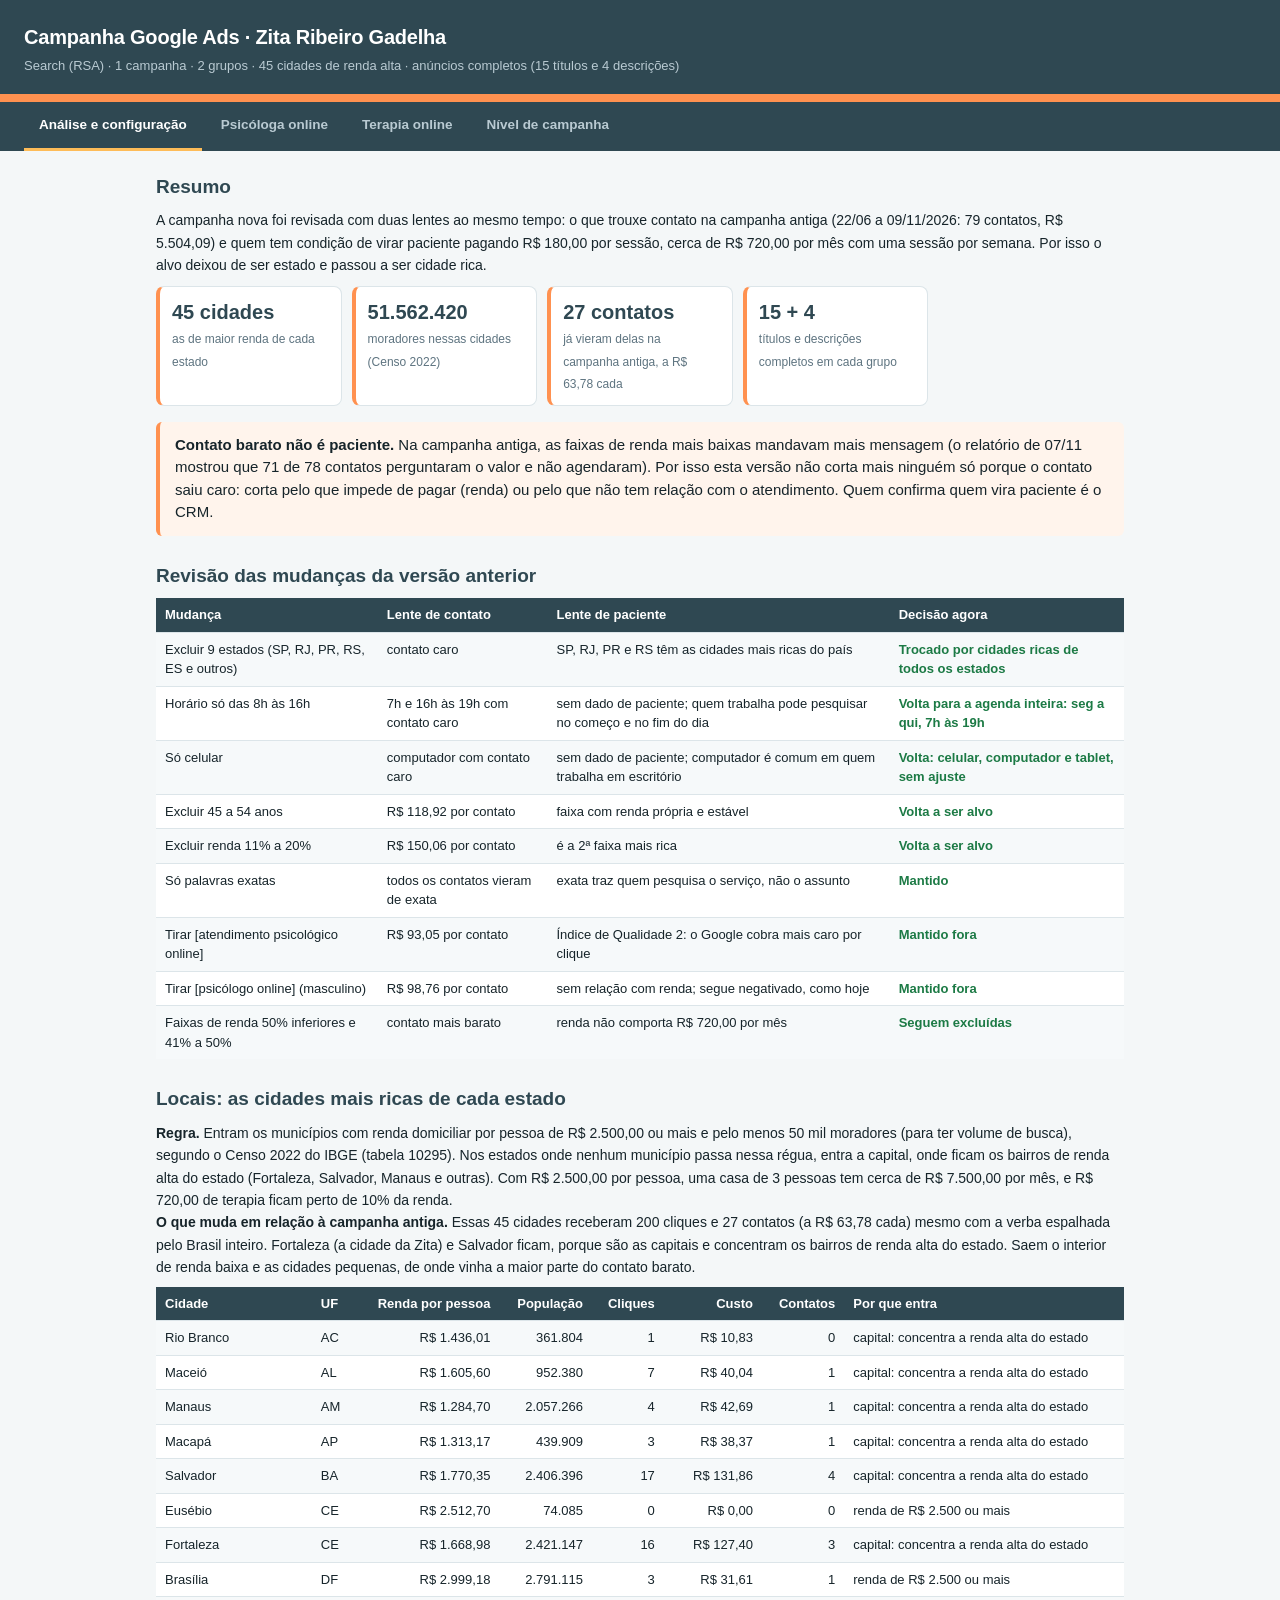
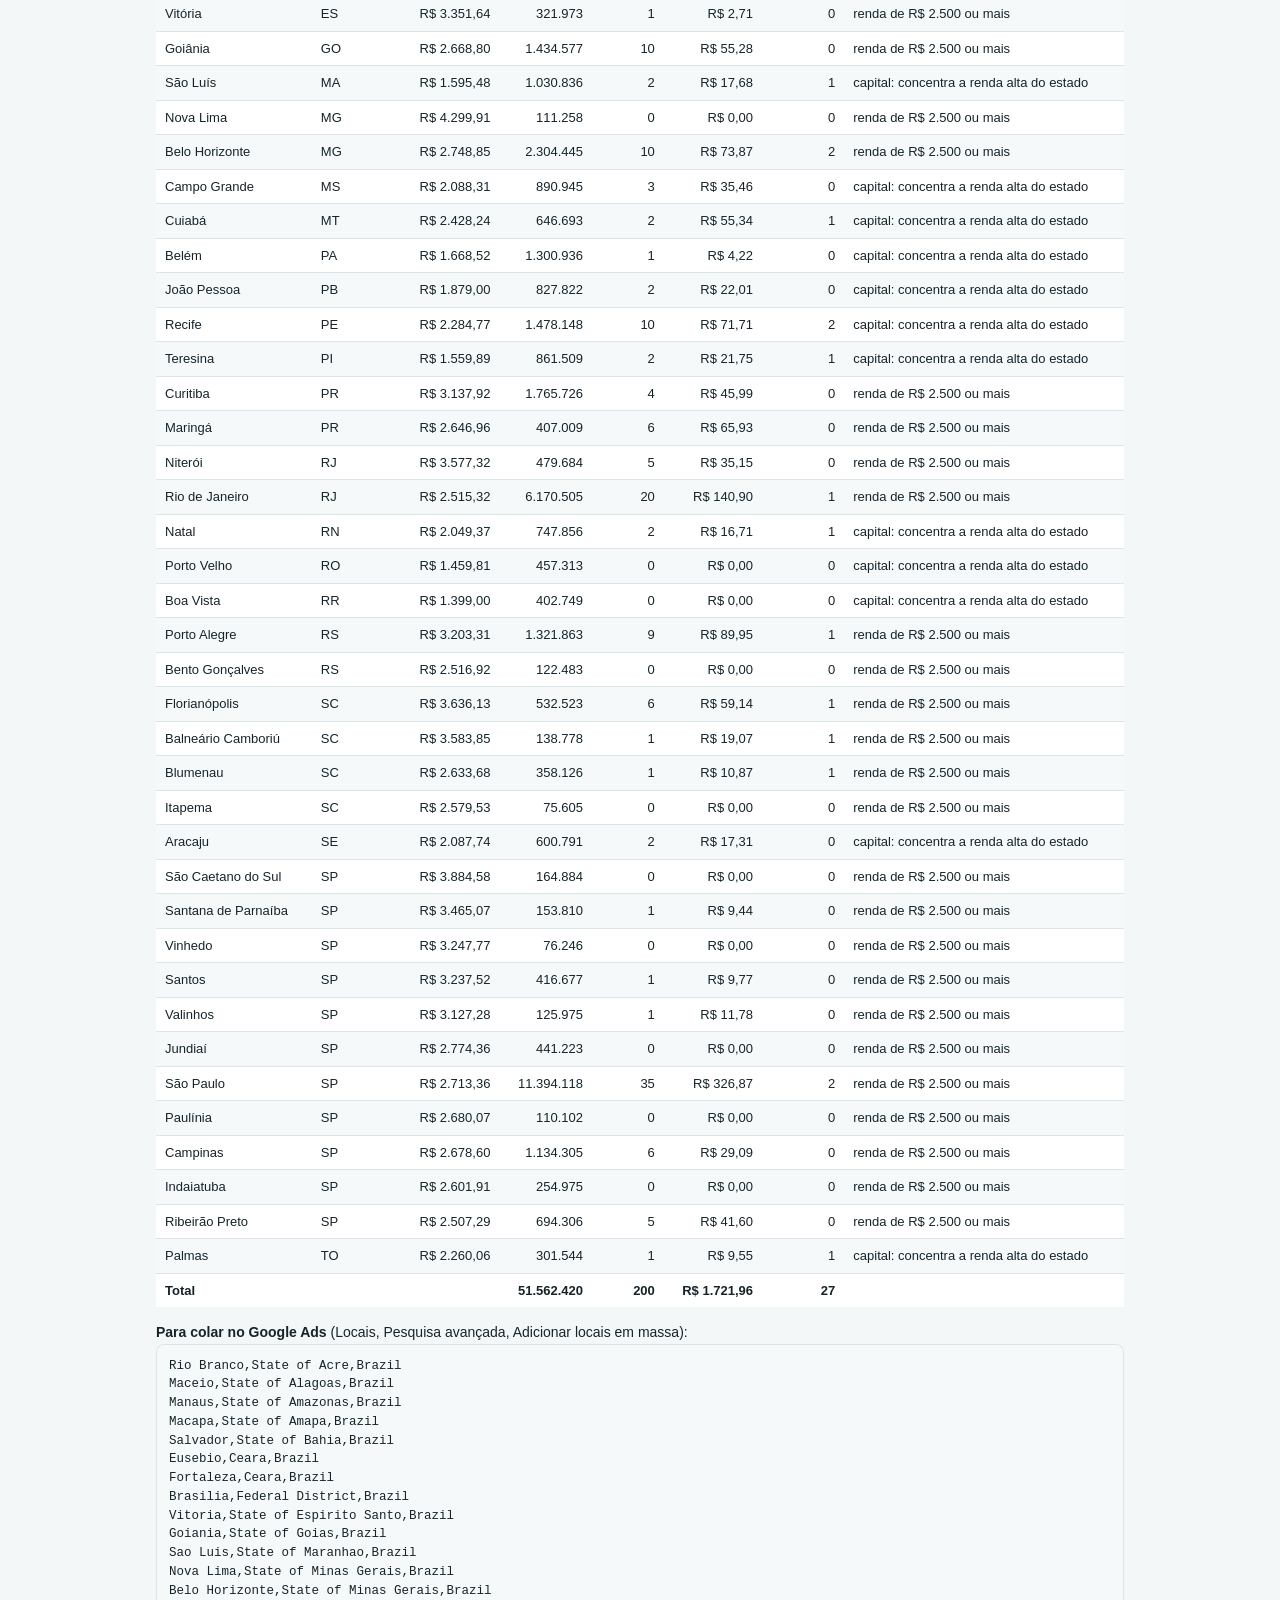
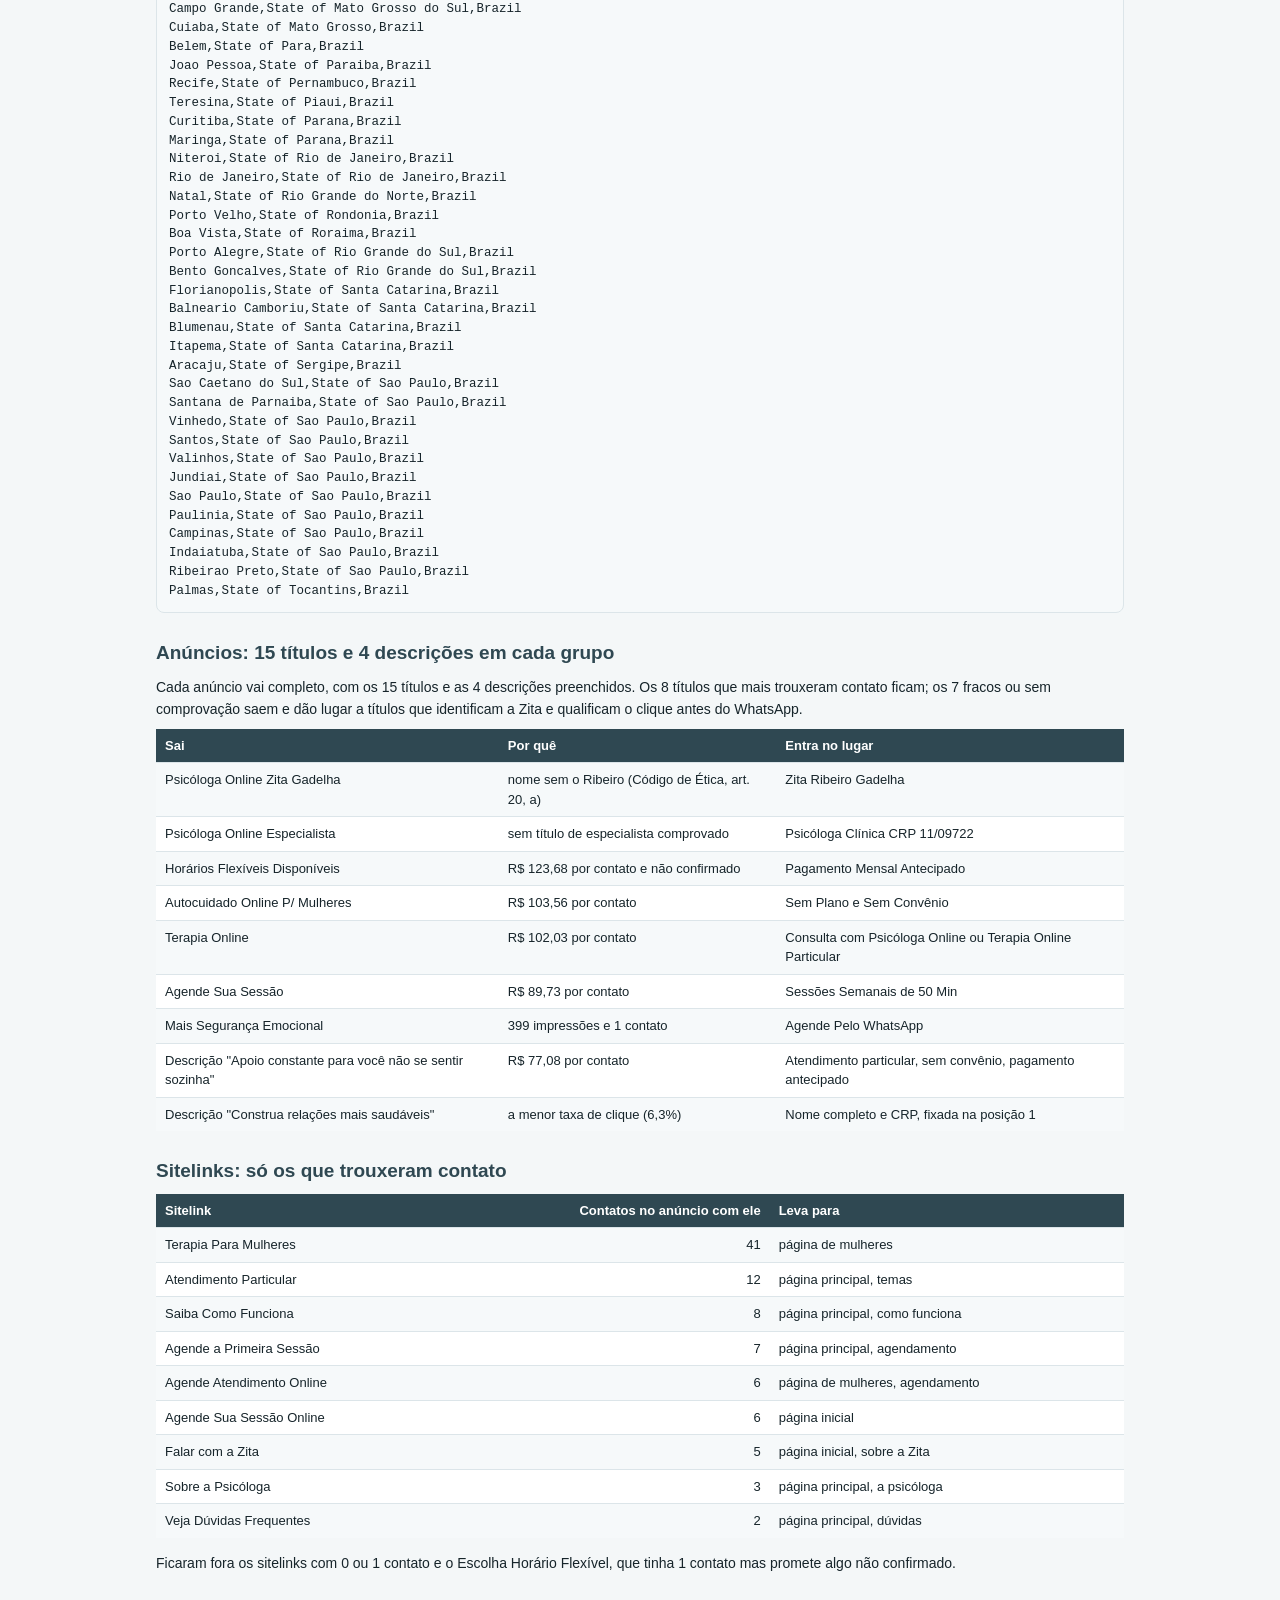
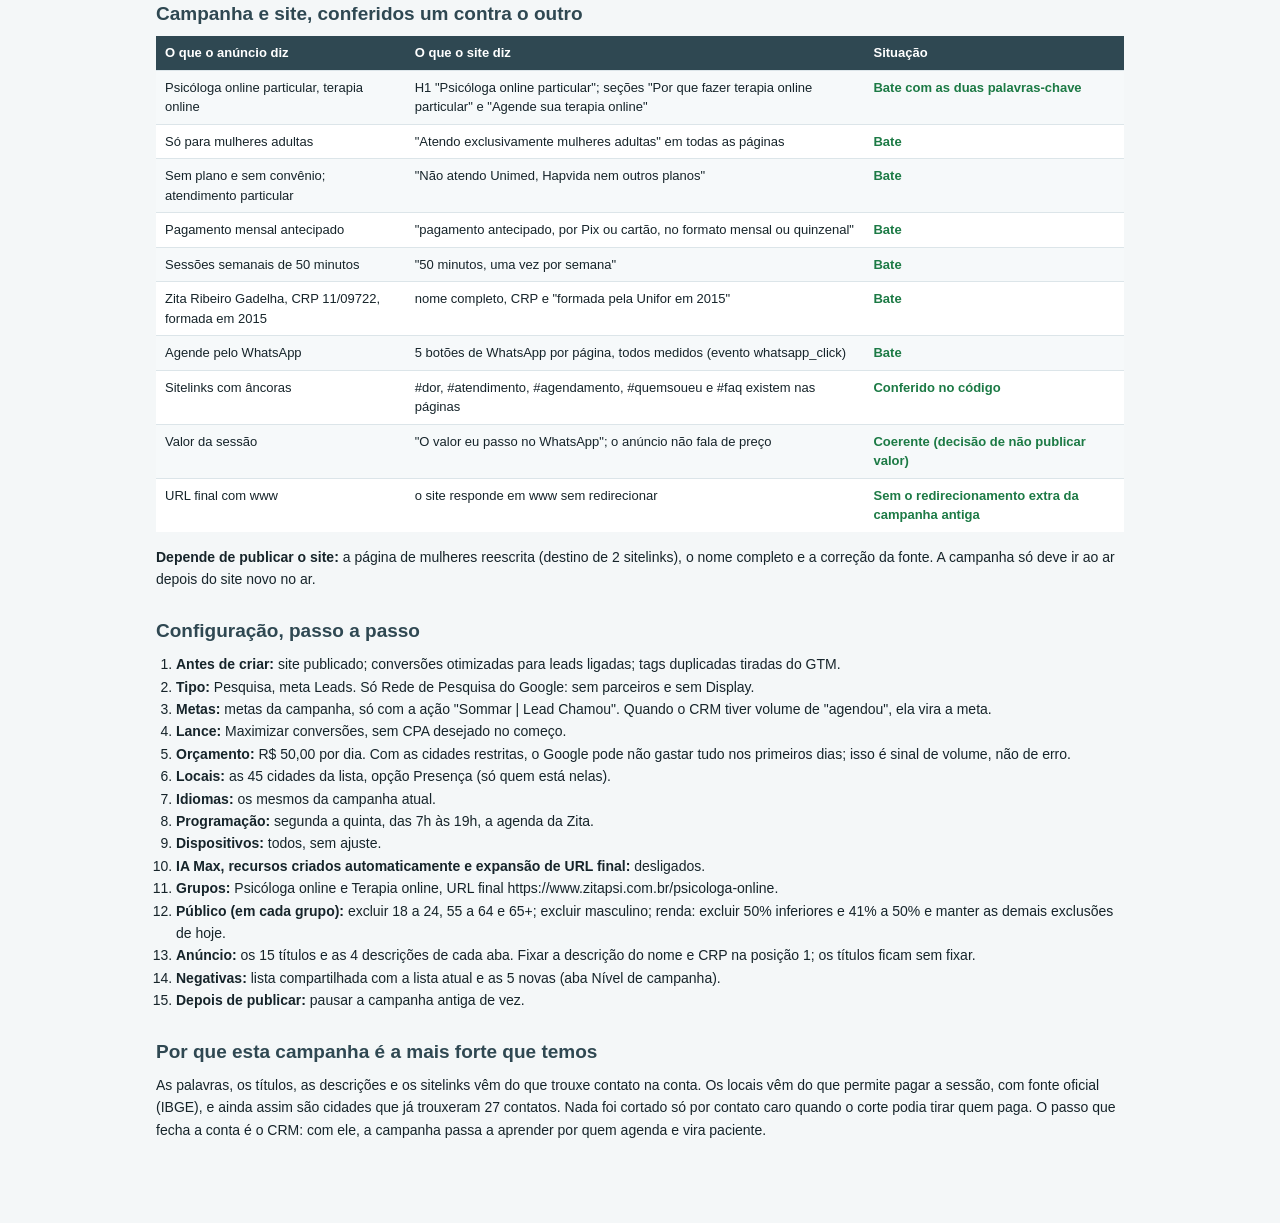
<file: camp_zita_pos_auditoria.html>
<!doctype html>
<html lang="pt-BR"><head><meta charset="utf-8">
<meta name="viewport" content="width=device-width,initial-scale=1">
<title>Campanha Zita Ribeiro Gadelha</title>
<style>
:root{--dark:#2F4852;--orange:#FF9150;--bgray:#617D89;--gold:#FEBC58;
--bg:#F4F7F8;--surf:#fff;--line:#DCE5E9;--tx:#16242A;--mut:#5E7480;--ok:#1F7A54;--okbg:#E4F3EC}
*{box-sizing:border-box;margin:0;padding:0}
body{background:var(--bg);color:var(--tx);font:15px/1.5 -apple-system,"Segoe UI",Roboto,Arial,sans-serif;padding-bottom:60px}
.topo{background:var(--dark);color:#fff;padding:22px 24px 0}
.topo h1{font-size:20px;font-weight:650;letter-spacing:-.2px}
.topo p{color:#B9CAD2;font-size:13px;margin-top:4px}
.barra{height:4px;background:var(--orange);margin:18px -24px 0}
.abas{background:var(--dark);padding:0 24px;display:flex;gap:4px;flex-wrap:wrap;
position:sticky;top:0;z-index:20;border-top:4px solid var(--orange)}
.aba{background:none;border:0;color:#B9CAD2;font:inherit;font-size:13.5px;font-weight:600;
padding:13px 15px;cursor:pointer;border-bottom:3px solid transparent}
.aba:hover{color:#fff}
.aba.on{color:#fff;border-bottom-color:var(--gold)}
.wrap{max-width:1000px;margin:0 auto;padding:22px 16px}
.painel{display:none}.painel.on{display:block}
.urlbar{display:flex;align-items:center;gap:12px;flex-wrap:wrap;background:var(--dark);
color:#fff;border-radius:10px;padding:13px 16px;margin-bottom:20px}
.urlbar .rot{font-size:11px;text-transform:uppercase;letter-spacing:.07em;color:var(--gold);font-weight:700}
.urlbar .tx{flex:1;min-width:240px;color:#fff}
.megah{display:flex;align-items:baseline;gap:12px;flex-wrap:wrap;margin:30px 0 12px;
padding-bottom:9px;border-bottom:2px solid var(--dark)}
.megah h2{font-size:17px;font-weight:650}
.bl{background:var(--surf);border:1px solid var(--line);border-radius:10px;margin-bottom:14px;overflow:hidden}
.blh{display:flex;align-items:center;gap:11px;flex-wrap:wrap;padding:12px 15px;border-bottom:1px solid var(--line)}
.bl.fechado .blh{border-bottom:0}
.bl.fechado .lista,.bl.fechado .cards{display:none}
.blh h3{font-size:14.5px;font-weight:650}
.n{display:inline-block;background:var(--dark);color:#fff;font-size:11px;font-weight:700;
border-radius:20px;padding:2px 8px;vertical-align:1px}
.sub{font-size:12.5px;color:var(--mut);flex:1;min-width:150px}
.lista{list-style:none}
.it{display:flex;align-items:center;gap:11px;padding:8px 15px;border-top:1px solid #F0F4F6}
.it:first-child{border-top:0}
.it:hover{background:#FAFCFD}
.tx{flex:1;word-break:break-word}
.mono .tx,.tx.mono{font-family:ui-monospace,Consolas,monospace;font-size:13.5px}
button{font:inherit;cursor:pointer}
.cp{background:var(--surf);border:1px solid var(--line);color:var(--mut);font-size:12px;
font-weight:600;border-radius:6px;padding:4px 11px;flex-shrink:0}
.cp:hover{border-color:var(--orange);color:var(--orange)}
.cpall{background:var(--orange);border:0;color:#fff;font-size:12.5px;font-weight:650;
border-radius:6px;padding:6px 13px;margin-left:auto;flex-shrink:0}
.cpall:hover{background:#FF7F33}
.tg{background:none;border:1px solid var(--line);color:var(--mut);width:26px;height:26px;
border-radius:6px;font-size:15px;line-height:1;flex-shrink:0}
.bl.fechado .tg::after{content:"+"}
.bl.fechado .tg{font-size:0}
.cards{display:grid;grid-template-columns:repeat(auto-fill,minmax(330px,1fr));gap:12px;padding:14px}
.card{border:1px solid var(--line);border-radius:9px;padding:11px;background:#FBFDFD}
.sl{display:flex;align-items:center;gap:8px;padding:4px 0}
.sl .rot{font-size:10px;text-transform:uppercase;letter-spacing:.06em;color:var(--bgray);
font-weight:700;width:62px;flex-shrink:0}
.sl.mono .tx{font-size:12px}
.full{width:100%;margin:9px 0 0;background:var(--dark)}
.full:hover{background:#3C5A66}
.feito{background:var(--okbg)!important;border-color:var(--ok)!important;color:var(--ok)!important}
.aviso{position:fixed;left:50%;bottom:22px;transform:translateX(-50%) translateY(80px);
background:var(--dark);color:#fff;padding:10px 20px;border-radius:30px;font-size:13.5px;
font-weight:600;opacity:0;transition:.18s;z-index:50;pointer-events:none}
.aviso.on{opacity:1;transform:translateX(-50%) translateY(0)}
@media(max-width:600px){.cards{grid-template-columns:1fr}.wrap{padding:16px 11px}
.topo,.abas{padding-left:16px;padding-right:16px}}

.an h2{font-size:19px;color:var(--dark);margin:26px 0 8px}.an h2:first-child{margin-top:0}
.an p,.an li{font-size:14px;line-height:1.6}.an ul,.an ol{padding-left:20px;margin:6px 0 12px}
.an table{width:100%;border-collapse:collapse;font-size:13px;margin:8px 0 14px;background:var(--surf)}
.an th{background:var(--dark);color:#fff;text-align:left;padding:7px 9px;font-weight:600}
.an td{padding:7px 9px;border-top:1px solid var(--line);vertical-align:top}
.an tr:nth-child(even) td{background:#F6F9FA}.an .num{text-align:right;white-space:nowrap}
.an .box{background:#FFF4EC;border-left:4px solid var(--orange);padding:12px 15px;border-radius:6px;margin:10px 0 16px}
.an .ok{color:#1c7a45;font-weight:700}.an .sai{color:#b33a3a;font-weight:700}
.an .kpis{display:grid;grid-template-columns:repeat(auto-fill,minmax(180px,1fr));gap:10px;margin:10px 0 16px}
.an .kpi{background:var(--surf);border:1px solid var(--line);border-left:4px solid var(--orange);border-radius:8px;padding:10px 12px}
.an .kpi b{display:block;font-size:20px;color:var(--dark)}.an .kpi span{font-size:12px;color:var(--mut)}
</style></head><body>
<div class="topo"><h1>Campanha Google Ads &middot; Zita Ribeiro Gadelha</h1>
<p>Search (RSA) &middot; 1 campanha &middot; 2 grupos &middot; 45 cidades de renda alta &middot; anúncios completos (15 títulos e 4 descrições)</p>
<div class="barra"></div></div>
<nav class="abas"><button class="aba on" data-p="analise">Análise e configuração</button><button class="aba" data-p="g0">Psicóloga online</button><button class="aba" data-p="g1">Terapia online</button><button class="aba" data-p="camp">Nível de campanha</button></nav>
<div class="wrap"><div class="painel on" id="analise"><div class="an">
<h2>Resumo</h2>
<p>A campanha nova foi revisada com duas lentes ao mesmo tempo: o que trouxe contato na campanha antiga (22/06 a 09/11/2026: 79 contatos, R$ 5.504,09) e quem tem condição de virar paciente pagando R$ 180,00 por sessão, cerca de R$ 720,00 por mês com uma sessão por semana. Por isso o alvo deixou de ser estado e passou a ser cidade rica.</p>
<div class="kpis">
<div class="kpi"><b>45 cidades</b><span>as de maior renda de cada estado</span></div>
<div class="kpi"><b>51.562.420</b><span>moradores nessas cidades (Censo 2022)</span></div>
<div class="kpi"><b>27 contatos</b><span>já vieram delas na campanha antiga, a R$ 63,78 cada</span></div>
<div class="kpi"><b>15 + 4</b><span>títulos e descrições completos em cada grupo</span></div>
</div>
<div class="box"><b>Contato barato não é paciente.</b> Na campanha antiga, as faixas de renda mais baixas mandavam mais mensagem (o relatório de 07/11 mostrou que 71 de 78 contatos perguntaram o valor e não agendaram). Por isso esta versão não corta mais ninguém só porque o contato saiu caro: corta pelo que impede de pagar (renda) ou pelo que não tem relação com o atendimento. Quem confirma quem vira paciente é o CRM.</div>

<h2>Revisão das mudanças da versão anterior</h2>
<table><tr><th>Mudança</th><th>Lente de contato</th><th>Lente de paciente</th><th>Decisão agora</th></tr>
<tr><td>Excluir 9 estados (SP, RJ, PR, RS, ES e outros)</td><td>contato caro</td><td>SP, RJ, PR e RS têm as cidades mais ricas do país</td><td class="ok">Trocado por cidades ricas de todos os estados</td></tr>
<tr><td>Horário só das 8h às 16h</td><td>7h e 16h às 19h com contato caro</td><td>sem dado de paciente; quem trabalha pode pesquisar no começo e no fim do dia</td><td class="ok">Volta para a agenda inteira: seg a qui, 7h às 19h</td></tr>
<tr><td>Só celular</td><td>computador com contato caro</td><td>sem dado de paciente; computador é comum em quem trabalha em escritório</td><td class="ok">Volta: celular, computador e tablet, sem ajuste</td></tr>
<tr><td>Excluir 45 a 54 anos</td><td>R$ 118,92 por contato</td><td>faixa com renda própria e estável</td><td class="ok">Volta a ser alvo</td></tr>
<tr><td>Excluir renda 11% a 20%</td><td>R$ 150,06 por contato</td><td>é a 2ª faixa mais rica</td><td class="ok">Volta a ser alvo</td></tr>
<tr><td>Só palavras exatas</td><td>todos os contatos vieram de exata</td><td>exata traz quem pesquisa o serviço, não o assunto</td><td class="ok">Mantido</td></tr>
<tr><td>Tirar [atendimento psicológico online]</td><td>R$ 93,05 por contato</td><td>Índice de Qualidade 2: o Google cobra mais caro por clique</td><td class="ok">Mantido fora</td></tr>
<tr><td>Tirar [psicólogo online] (masculino)</td><td>R$ 98,76 por contato</td><td>sem relação com renda; segue negativado, como hoje</td><td class="ok">Mantido fora</td></tr>
<tr><td>Faixas de renda 50% inferiores e 41% a 50%</td><td>contato mais barato</td><td>renda não comporta R$ 720,00 por mês</td><td class="ok">Seguem excluídas</td></tr>
</table>

<h2>Locais: as cidades mais ricas de cada estado</h2>
<p><b>Regra.</b> Entram os municípios com renda domiciliar por pessoa de R$ 2.500,00 ou mais e pelo menos 50 mil moradores (para ter volume de busca), segundo o Censo 2022 do IBGE (tabela 10295). Nos estados onde nenhum município passa nessa régua, entra a capital, onde ficam os bairros de renda alta do estado (Fortaleza, Salvador, Manaus e outras). Com R$ 2.500,00 por pessoa, uma casa de 3 pessoas tem cerca de R$ 7.500,00 por mês, e R$ 720,00 de terapia ficam perto de 10% da renda.</p>
<p><b>O que muda em relação à campanha antiga.</b> Essas 45 cidades receberam 200 cliques e 27 contatos (a R$ 63,78 cada) mesmo com a verba espalhada pelo Brasil inteiro. Fortaleza (a cidade da Zita) e Salvador ficam, porque são as capitais e concentram os bairros de renda alta do estado. Saem o interior de renda baixa e as cidades pequenas, de onde vinha a maior parte do contato barato.</p>
<table><tr><th>Cidade</th><th>UF</th><th class="num">Renda por pessoa</th><th class="num">População</th><th class="num">Cliques</th><th class="num">Custo</th><th class="num">Contatos</th><th>Por que entra</th></tr><tr><td>Rio Branco</td><td>AC</td><td class="num">R$ 1.436,01</td><td class="num">361.804</td><td class="num">1</td><td class="num">R$ 10,83</td><td class="num">0</td><td>capital: concentra a renda alta do estado</td></tr><tr><td>Maceió</td><td>AL</td><td class="num">R$ 1.605,60</td><td class="num">952.380</td><td class="num">7</td><td class="num">R$ 40,04</td><td class="num">1</td><td>capital: concentra a renda alta do estado</td></tr><tr><td>Manaus</td><td>AM</td><td class="num">R$ 1.284,70</td><td class="num">2.057.266</td><td class="num">4</td><td class="num">R$ 42,69</td><td class="num">1</td><td>capital: concentra a renda alta do estado</td></tr><tr><td>Macapá</td><td>AP</td><td class="num">R$ 1.313,17</td><td class="num">439.909</td><td class="num">3</td><td class="num">R$ 38,37</td><td class="num">1</td><td>capital: concentra a renda alta do estado</td></tr><tr><td>Salvador</td><td>BA</td><td class="num">R$ 1.770,35</td><td class="num">2.406.396</td><td class="num">17</td><td class="num">R$ 131,86</td><td class="num">4</td><td>capital: concentra a renda alta do estado</td></tr><tr><td>Eusébio</td><td>CE</td><td class="num">R$ 2.512,70</td><td class="num">74.085</td><td class="num">0</td><td class="num">R$ 0,00</td><td class="num">0</td><td>renda de R$ 2.500 ou mais</td></tr><tr><td>Fortaleza</td><td>CE</td><td class="num">R$ 1.668,98</td><td class="num">2.421.147</td><td class="num">16</td><td class="num">R$ 127,40</td><td class="num">3</td><td>capital: concentra a renda alta do estado</td></tr><tr><td>Brasília</td><td>DF</td><td class="num">R$ 2.999,18</td><td class="num">2.791.115</td><td class="num">3</td><td class="num">R$ 31,61</td><td class="num">1</td><td>renda de R$ 2.500 ou mais</td></tr><tr><td>Vitória</td><td>ES</td><td class="num">R$ 3.351,64</td><td class="num">321.973</td><td class="num">1</td><td class="num">R$ 2,71</td><td class="num">0</td><td>renda de R$ 2.500 ou mais</td></tr><tr><td>Goiânia</td><td>GO</td><td class="num">R$ 2.668,80</td><td class="num">1.434.577</td><td class="num">10</td><td class="num">R$ 55,28</td><td class="num">0</td><td>renda de R$ 2.500 ou mais</td></tr><tr><td>São Luís</td><td>MA</td><td class="num">R$ 1.595,48</td><td class="num">1.030.836</td><td class="num">2</td><td class="num">R$ 17,68</td><td class="num">1</td><td>capital: concentra a renda alta do estado</td></tr><tr><td>Nova Lima</td><td>MG</td><td class="num">R$ 4.299,91</td><td class="num">111.258</td><td class="num">0</td><td class="num">R$ 0,00</td><td class="num">0</td><td>renda de R$ 2.500 ou mais</td></tr><tr><td>Belo Horizonte</td><td>MG</td><td class="num">R$ 2.748,85</td><td class="num">2.304.445</td><td class="num">10</td><td class="num">R$ 73,87</td><td class="num">2</td><td>renda de R$ 2.500 ou mais</td></tr><tr><td>Campo Grande</td><td>MS</td><td class="num">R$ 2.088,31</td><td class="num">890.945</td><td class="num">3</td><td class="num">R$ 35,46</td><td class="num">0</td><td>capital: concentra a renda alta do estado</td></tr><tr><td>Cuiabá</td><td>MT</td><td class="num">R$ 2.428,24</td><td class="num">646.693</td><td class="num">2</td><td class="num">R$ 55,34</td><td class="num">1</td><td>capital: concentra a renda alta do estado</td></tr><tr><td>Belém</td><td>PA</td><td class="num">R$ 1.668,52</td><td class="num">1.300.936</td><td class="num">1</td><td class="num">R$ 4,22</td><td class="num">0</td><td>capital: concentra a renda alta do estado</td></tr><tr><td>João Pessoa</td><td>PB</td><td class="num">R$ 1.879,00</td><td class="num">827.822</td><td class="num">2</td><td class="num">R$ 22,01</td><td class="num">0</td><td>capital: concentra a renda alta do estado</td></tr><tr><td>Recife</td><td>PE</td><td class="num">R$ 2.284,77</td><td class="num">1.478.148</td><td class="num">10</td><td class="num">R$ 71,71</td><td class="num">2</td><td>capital: concentra a renda alta do estado</td></tr><tr><td>Teresina</td><td>PI</td><td class="num">R$ 1.559,89</td><td class="num">861.509</td><td class="num">2</td><td class="num">R$ 21,75</td><td class="num">1</td><td>capital: concentra a renda alta do estado</td></tr><tr><td>Curitiba</td><td>PR</td><td class="num">R$ 3.137,92</td><td class="num">1.765.726</td><td class="num">4</td><td class="num">R$ 45,99</td><td class="num">0</td><td>renda de R$ 2.500 ou mais</td></tr><tr><td>Maringá</td><td>PR</td><td class="num">R$ 2.646,96</td><td class="num">407.009</td><td class="num">6</td><td class="num">R$ 65,93</td><td class="num">0</td><td>renda de R$ 2.500 ou mais</td></tr><tr><td>Niterói</td><td>RJ</td><td class="num">R$ 3.577,32</td><td class="num">479.684</td><td class="num">5</td><td class="num">R$ 35,15</td><td class="num">0</td><td>renda de R$ 2.500 ou mais</td></tr><tr><td>Rio de Janeiro</td><td>RJ</td><td class="num">R$ 2.515,32</td><td class="num">6.170.505</td><td class="num">20</td><td class="num">R$ 140,90</td><td class="num">1</td><td>renda de R$ 2.500 ou mais</td></tr><tr><td>Natal</td><td>RN</td><td class="num">R$ 2.049,37</td><td class="num">747.856</td><td class="num">2</td><td class="num">R$ 16,71</td><td class="num">1</td><td>capital: concentra a renda alta do estado</td></tr><tr><td>Porto Velho</td><td>RO</td><td class="num">R$ 1.459,81</td><td class="num">457.313</td><td class="num">0</td><td class="num">R$ 0,00</td><td class="num">0</td><td>capital: concentra a renda alta do estado</td></tr><tr><td>Boa Vista</td><td>RR</td><td class="num">R$ 1.399,00</td><td class="num">402.749</td><td class="num">0</td><td class="num">R$ 0,00</td><td class="num">0</td><td>capital: concentra a renda alta do estado</td></tr><tr><td>Porto Alegre</td><td>RS</td><td class="num">R$ 3.203,31</td><td class="num">1.321.863</td><td class="num">9</td><td class="num">R$ 89,95</td><td class="num">1</td><td>renda de R$ 2.500 ou mais</td></tr><tr><td>Bento Gonçalves</td><td>RS</td><td class="num">R$ 2.516,92</td><td class="num">122.483</td><td class="num">0</td><td class="num">R$ 0,00</td><td class="num">0</td><td>renda de R$ 2.500 ou mais</td></tr><tr><td>Florianópolis</td><td>SC</td><td class="num">R$ 3.636,13</td><td class="num">532.523</td><td class="num">6</td><td class="num">R$ 59,14</td><td class="num">1</td><td>renda de R$ 2.500 ou mais</td></tr><tr><td>Balneário Camboriú</td><td>SC</td><td class="num">R$ 3.583,85</td><td class="num">138.778</td><td class="num">1</td><td class="num">R$ 19,07</td><td class="num">1</td><td>renda de R$ 2.500 ou mais</td></tr><tr><td>Blumenau</td><td>SC</td><td class="num">R$ 2.633,68</td><td class="num">358.126</td><td class="num">1</td><td class="num">R$ 10,87</td><td class="num">1</td><td>renda de R$ 2.500 ou mais</td></tr><tr><td>Itapema</td><td>SC</td><td class="num">R$ 2.579,53</td><td class="num">75.605</td><td class="num">0</td><td class="num">R$ 0,00</td><td class="num">0</td><td>renda de R$ 2.500 ou mais</td></tr><tr><td>Aracaju</td><td>SE</td><td class="num">R$ 2.087,74</td><td class="num">600.791</td><td class="num">2</td><td class="num">R$ 17,31</td><td class="num">0</td><td>capital: concentra a renda alta do estado</td></tr><tr><td>São Caetano do Sul</td><td>SP</td><td class="num">R$ 3.884,58</td><td class="num">164.884</td><td class="num">0</td><td class="num">R$ 0,00</td><td class="num">0</td><td>renda de R$ 2.500 ou mais</td></tr><tr><td>Santana de Parnaíba</td><td>SP</td><td class="num">R$ 3.465,07</td><td class="num">153.810</td><td class="num">1</td><td class="num">R$ 9,44</td><td class="num">0</td><td>renda de R$ 2.500 ou mais</td></tr><tr><td>Vinhedo</td><td>SP</td><td class="num">R$ 3.247,77</td><td class="num">76.246</td><td class="num">0</td><td class="num">R$ 0,00</td><td class="num">0</td><td>renda de R$ 2.500 ou mais</td></tr><tr><td>Santos</td><td>SP</td><td class="num">R$ 3.237,52</td><td class="num">416.677</td><td class="num">1</td><td class="num">R$ 9,77</td><td class="num">0</td><td>renda de R$ 2.500 ou mais</td></tr><tr><td>Valinhos</td><td>SP</td><td class="num">R$ 3.127,28</td><td class="num">125.975</td><td class="num">1</td><td class="num">R$ 11,78</td><td class="num">0</td><td>renda de R$ 2.500 ou mais</td></tr><tr><td>Jundiaí</td><td>SP</td><td class="num">R$ 2.774,36</td><td class="num">441.223</td><td class="num">0</td><td class="num">R$ 0,00</td><td class="num">0</td><td>renda de R$ 2.500 ou mais</td></tr><tr><td>São Paulo</td><td>SP</td><td class="num">R$ 2.713,36</td><td class="num">11.394.118</td><td class="num">35</td><td class="num">R$ 326,87</td><td class="num">2</td><td>renda de R$ 2.500 ou mais</td></tr><tr><td>Paulínia</td><td>SP</td><td class="num">R$ 2.680,07</td><td class="num">110.102</td><td class="num">0</td><td class="num">R$ 0,00</td><td class="num">0</td><td>renda de R$ 2.500 ou mais</td></tr><tr><td>Campinas</td><td>SP</td><td class="num">R$ 2.678,60</td><td class="num">1.134.305</td><td class="num">6</td><td class="num">R$ 29,09</td><td class="num">0</td><td>renda de R$ 2.500 ou mais</td></tr><tr><td>Indaiatuba</td><td>SP</td><td class="num">R$ 2.601,91</td><td class="num">254.975</td><td class="num">0</td><td class="num">R$ 0,00</td><td class="num">0</td><td>renda de R$ 2.500 ou mais</td></tr><tr><td>Ribeirão Preto</td><td>SP</td><td class="num">R$ 2.507,29</td><td class="num">694.306</td><td class="num">5</td><td class="num">R$ 41,60</td><td class="num">0</td><td>renda de R$ 2.500 ou mais</td></tr><tr><td>Palmas</td><td>TO</td><td class="num">R$ 2.260,06</td><td class="num">301.544</td><td class="num">1</td><td class="num">R$ 9,55</td><td class="num">1</td><td>capital: concentra a renda alta do estado</td></tr><tr><td><b>Total</b></td><td></td><td></td><td class="num"><b>51.562.420</b></td><td class="num"><b>200</b></td><td class="num"><b>R$ 1.721,96</b></td><td class="num"><b>27</b></td><td></td></tr></table>
<p><b>Para colar no Google Ads</b> (Locais, Pesquisa avançada, Adicionar locais em massa):</p>
<pre class="mono" style="white-space:pre-wrap;background:#F6F9FA;border:1px solid var(--line);border-radius:8px;padding:12px;font-size:12.5px">Rio Branco,State of Acre,Brazil
Maceio,State of Alagoas,Brazil
Manaus,State of Amazonas,Brazil
Macapa,State of Amapa,Brazil
Salvador,State of Bahia,Brazil
Eusebio,Ceara,Brazil
Fortaleza,Ceara,Brazil
Brasilia,Federal District,Brazil
Vitoria,State of Espirito Santo,Brazil
Goiania,State of Goias,Brazil
Sao Luis,State of Maranhao,Brazil
Nova Lima,State of Minas Gerais,Brazil
Belo Horizonte,State of Minas Gerais,Brazil
Campo Grande,State of Mato Grosso do Sul,Brazil
Cuiaba,State of Mato Grosso,Brazil
Belem,State of Para,Brazil
Joao Pessoa,State of Paraiba,Brazil
Recife,State of Pernambuco,Brazil
Teresina,State of Piaui,Brazil
Curitiba,State of Parana,Brazil
Maringa,State of Parana,Brazil
Niteroi,State of Rio de Janeiro,Brazil
Rio de Janeiro,State of Rio de Janeiro,Brazil
Natal,State of Rio Grande do Norte,Brazil
Porto Velho,State of Rondonia,Brazil
Boa Vista,State of Roraima,Brazil
Porto Alegre,State of Rio Grande do Sul,Brazil
Bento Goncalves,State of Rio Grande do Sul,Brazil
Florianopolis,State of Santa Catarina,Brazil
Balneario Camboriu,State of Santa Catarina,Brazil
Blumenau,State of Santa Catarina,Brazil
Itapema,State of Santa Catarina,Brazil
Aracaju,State of Sergipe,Brazil
Sao Caetano do Sul,State of Sao Paulo,Brazil
Santana de Parnaiba,State of Sao Paulo,Brazil
Vinhedo,State of Sao Paulo,Brazil
Santos,State of Sao Paulo,Brazil
Valinhos,State of Sao Paulo,Brazil
Jundiai,State of Sao Paulo,Brazil
Sao Paulo,State of Sao Paulo,Brazil
Paulinia,State of Sao Paulo,Brazil
Campinas,State of Sao Paulo,Brazil
Indaiatuba,State of Sao Paulo,Brazil
Ribeirao Preto,State of Sao Paulo,Brazil
Palmas,State of Tocantins,Brazil</pre>

<h2>Anúncios: 15 títulos e 4 descrições em cada grupo</h2>
<p>Cada anúncio vai completo, com os 15 títulos e as 4 descrições preenchidos. Os 8 títulos que mais trouxeram contato ficam; os 7 fracos ou sem comprovação saem e dão lugar a títulos que identificam a Zita e qualificam o clique antes do WhatsApp.</p>
<table><tr><th>Sai</th><th>Por quê</th><th>Entra no lugar</th></tr>
<tr><td>Psicóloga Online Zita Gadelha</td><td>nome sem o Ribeiro (Código de Ética, art. 20, a)</td><td>Zita Ribeiro Gadelha</td></tr>
<tr><td>Psicóloga Online Especialista</td><td>sem título de especialista comprovado</td><td>Psicóloga Clínica CRP 11/09722</td></tr>
<tr><td>Horários Flexíveis Disponíveis</td><td>R$ 123,68 por contato e não confirmado</td><td>Pagamento Mensal Antecipado</td></tr>
<tr><td>Autocuidado Online P/ Mulheres</td><td>R$ 103,56 por contato</td><td>Sem Plano e Sem Convênio</td></tr>
<tr><td>Terapia Online</td><td>R$ 102,03 por contato</td><td>Consulta com Psicóloga Online ou Terapia Online Particular</td></tr>
<tr><td>Agende Sua Sessão</td><td>R$ 89,73 por contato</td><td>Sessões Semanais de 50 Min</td></tr>
<tr><td>Mais Segurança Emocional</td><td>399 impressões e 1 contato</td><td>Agende Pelo WhatsApp</td></tr>
<tr><td>Descrição "Apoio constante para você não se sentir sozinha"</td><td>R$ 77,08 por contato</td><td>Atendimento particular, sem convênio, pagamento antecipado</td></tr>
<tr><td>Descrição "Construa relações mais saudáveis"</td><td>a menor taxa de clique (6,3%)</td><td>Nome completo e CRP, fixada na posição 1</td></tr>
</table>

<h2>Sitelinks: só os que trouxeram contato</h2>
<table><tr><th>Sitelink</th><th class="num">Contatos no anúncio com ele</th><th>Leva para</th></tr>
<tr><td>Terapia Para Mulheres</td><td class="num">41</td><td>página de mulheres</td></tr>
<tr><td>Atendimento Particular</td><td class="num">12</td><td>página principal, temas</td></tr>
<tr><td>Saiba Como Funciona</td><td class="num">8</td><td>página principal, como funciona</td></tr>
<tr><td>Agende a Primeira Sessão</td><td class="num">7</td><td>página principal, agendamento</td></tr>
<tr><td>Agende Atendimento Online</td><td class="num">6</td><td>página de mulheres, agendamento</td></tr>
<tr><td>Agende Sua Sessão Online</td><td class="num">6</td><td>página inicial</td></tr>
<tr><td>Falar com a Zita</td><td class="num">5</td><td>página inicial, sobre a Zita</td></tr>
<tr><td>Sobre a Psicóloga</td><td class="num">3</td><td>página principal, a psicóloga</td></tr>
<tr><td>Veja Dúvidas Frequentes</td><td class="num">2</td><td>página principal, dúvidas</td></tr>
</table>
<p>Ficaram fora os sitelinks com 0 ou 1 contato e o Escolha Horário Flexível, que tinha 1 contato mas promete algo não confirmado.</p>

<h2>Campanha e site, conferidos um contra o outro</h2>
<table><tr><th>O que o anúncio diz</th><th>O que o site diz</th><th>Situação</th></tr>
<tr><td>Psicóloga online particular, terapia online</td><td>H1 "Psicóloga online particular"; seções "Por que fazer terapia online particular" e "Agende sua terapia online"</td><td class="ok">Bate com as duas palavras-chave</td></tr>
<tr><td>Só para mulheres adultas</td><td>"Atendo exclusivamente mulheres adultas" em todas as páginas</td><td class="ok">Bate</td></tr>
<tr><td>Sem plano e sem convênio; atendimento particular</td><td>"Não atendo Unimed, Hapvida nem outros planos"</td><td class="ok">Bate</td></tr>
<tr><td>Pagamento mensal antecipado</td><td>"pagamento antecipado, por Pix ou cartão, no formato mensal ou quinzenal"</td><td class="ok">Bate</td></tr>
<tr><td>Sessões semanais de 50 minutos</td><td>"50 minutos, uma vez por semana"</td><td class="ok">Bate</td></tr>
<tr><td>Zita Ribeiro Gadelha, CRP 11/09722, formada em 2015</td><td>nome completo, CRP e "formada pela Unifor em 2015"</td><td class="ok">Bate</td></tr>
<tr><td>Agende pelo WhatsApp</td><td>5 botões de WhatsApp por página, todos medidos (evento whatsapp_click)</td><td class="ok">Bate</td></tr>
<tr><td>Sitelinks com âncoras</td><td>#dor, #atendimento, #agendamento, #quemsoueu e #faq existem nas páginas</td><td class="ok">Conferido no código</td></tr>
<tr><td>Valor da sessão</td><td>"O valor eu passo no WhatsApp"; o anúncio não fala de preço</td><td class="ok">Coerente (decisão de não publicar valor)</td></tr>
<tr><td>URL final com www</td><td>o site responde em www sem redirecionar</td><td class="ok">Sem o redirecionamento extra da campanha antiga</td></tr>
</table>
<p><b>Depende de publicar o site:</b> a página de mulheres reescrita (destino de 2 sitelinks), o nome completo e a correção da fonte. A campanha só deve ir ao ar depois do site novo no ar.</p>

<h2>Configuração, passo a passo</h2>
<ol>
<li><b>Antes de criar:</b> site publicado; conversões otimizadas para leads ligadas; tags duplicadas tiradas do GTM.</li>
<li><b>Tipo:</b> Pesquisa, meta Leads. Só Rede de Pesquisa do Google: sem parceiros e sem Display.</li>
<li><b>Metas:</b> metas da campanha, só com a ação "Sommar | Lead Chamou". Quando o CRM tiver volume de "agendou", ela vira a meta.</li>
<li><b>Lance:</b> Maximizar conversões, sem CPA desejado no começo.</li>
<li><b>Orçamento:</b> R$ 50,00 por dia. Com as cidades restritas, o Google pode não gastar tudo nos primeiros dias; isso é sinal de volume, não de erro.</li>
<li><b>Locais:</b> as 45 cidades da lista, opção Presença (só quem está nelas).</li>
<li><b>Idiomas:</b> os mesmos da campanha atual.</li>
<li><b>Programação:</b> segunda a quinta, das 7h às 19h, a agenda da Zita.</li>
<li><b>Dispositivos:</b> todos, sem ajuste.</li>
<li><b>IA Max, recursos criados automaticamente e expansão de URL final:</b> desligados.</li>
<li><b>Grupos:</b> Psicóloga online e Terapia online, URL final https://www.zitapsi.com.br/psicologa-online.</li>
<li><b>Público (em cada grupo):</b> excluir 18 a 24, 55 a 64 e 65+; excluir masculino; renda: excluir 50% inferiores e 41% a 50% e manter as demais exclusões de hoje.</li>
<li><b>Anúncio:</b> os 15 títulos e as 4 descrições de cada aba. Fixar a descrição do nome e CRP na posição 1; os títulos ficam sem fixar.</li>
<li><b>Negativas:</b> lista compartilhada com a lista atual e as 5 novas (aba Nível de campanha).</li>
<li><b>Depois de publicar:</b> pausar a campanha antiga de vez.</li>
</ol>

<h2>Por que esta campanha é a mais forte que temos</h2>
<p>As palavras, os títulos, as descrições e os sitelinks vêm do que trouxe contato na conta. Os locais vêm do que permite pagar a sessão, com fonte oficial (IBGE), e ainda assim são cidades que já trouxeram 27 contatos. Nada foi cortado só por contato caro quando o corte podia tirar quem paga. O passo que fecha a conta é o CRM: com ele, a campanha passa a aprender por quem agenda e vira paciente.</p>
</div></div><div class="painel" id="g0">
<div class="urlbar"><span class="rot">URL final do grupo</span>
<span class="tx mono">https://www.zitapsi.com.br/psicologa-online</span>
<button class="cp" data-v="https://www.zitapsi.com.br/psicologa-online">copiar</button></div>
<section class="bl">
<header class="blh"><h3>Palavras-chave (correspondência exata) <span class="n">4</span></h3><span class="sub">cole todas de uma vez no campo de palavras-chave</span>
<button class="cpall" data-v="[psicóloga online]
[psicóloga online particular]
[consulta psicóloga online]
[psicologia online]">copiar os 4</button>
<button class="tg">&minus;</button></header>
<ul class="lista"><li class="it mono"><span class="tx">[psicóloga online]</span><button class="cp" data-v="[psicóloga online]">copiar</button></li><li class="it mono"><span class="tx">[psicóloga online particular]</span><button class="cp" data-v="[psicóloga online particular]">copiar</button></li><li class="it mono"><span class="tx">[consulta psicóloga online]</span><button class="cp" data-v="[consulta psicóloga online]">copiar</button></li><li class="it mono"><span class="tx">[psicologia online]</span><button class="cp" data-v="[psicologia online]">copiar</button></li></ul></section>
<div class="megah"><h2>Títulos <span class="n">15</span></h2>
<span class="sub">o anúncio aceita 15, escolha entre os baldes</span>
<button class="cpall" data-v="Psicóloga Online Para Mulheres
Terapia Online Para Mulheres
Atendimento Psicológico Online
Psicóloga Online Particular
Psicóloga Online
Fale Com A Psicóloga
Atendimento Psicológico Mulher
Comece Sua Terapia
Consulta com Psicóloga Online
Zita Ribeiro Gadelha
Psicóloga Clínica CRP 11/09722
Pagamento Mensal Antecipado
Sem Plano e Sem Convênio
Sessões Semanais de 50 Min
Agende Pelo WhatsApp">copiar todos os títulos</button></div>
<section class="bl">
<header class="blh"><h3>Títulos: Campeões nos dados (8) <span class="n">8</span></h3>
<button class="cpall" data-v="Psicóloga Online Para Mulheres
Terapia Online Para Mulheres
Atendimento Psicológico Online
Psicóloga Online Particular
Psicóloga Online
Fale Com A Psicóloga
Atendimento Psicológico Mulher
Comece Sua Terapia">copiar os 8</button>
<button class="tg">&minus;</button></header>
<ul class="lista"><li class="it"><span class="tx">Psicóloga Online Para Mulheres</span><button class="cp" data-v="Psicóloga Online Para Mulheres">copiar</button></li><li class="it"><span class="tx">Terapia Online Para Mulheres</span><button class="cp" data-v="Terapia Online Para Mulheres">copiar</button></li><li class="it"><span class="tx">Atendimento Psicológico Online</span><button class="cp" data-v="Atendimento Psicológico Online">copiar</button></li><li class="it"><span class="tx">Psicóloga Online Particular</span><button class="cp" data-v="Psicóloga Online Particular">copiar</button></li><li class="it"><span class="tx">Psicóloga Online</span><button class="cp" data-v="Psicóloga Online">copiar</button></li><li class="it"><span class="tx">Fale Com A Psicóloga</span><button class="cp" data-v="Fale Com A Psicóloga">copiar</button></li><li class="it"><span class="tx">Atendimento Psicológico Mulher</span><button class="cp" data-v="Atendimento Psicológico Mulher">copiar</button></li><li class="it"><span class="tx">Comece Sua Terapia</span><button class="cp" data-v="Comece Sua Terapia">copiar</button></li></ul></section>
<section class="bl">
<header class="blh"><h3>Títulos: No lugar dos fracos (7) <span class="n">7</span></h3>
<button class="cpall" data-v="Consulta com Psicóloga Online
Zita Ribeiro Gadelha
Psicóloga Clínica CRP 11/09722
Pagamento Mensal Antecipado
Sem Plano e Sem Convênio
Sessões Semanais de 50 Min
Agende Pelo WhatsApp">copiar os 7</button>
<button class="tg">&minus;</button></header>
<ul class="lista"><li class="it"><span class="tx">Consulta com Psicóloga Online</span><button class="cp" data-v="Consulta com Psicóloga Online">copiar</button></li><li class="it"><span class="tx">Zita Ribeiro Gadelha</span><button class="cp" data-v="Zita Ribeiro Gadelha">copiar</button></li><li class="it"><span class="tx">Psicóloga Clínica CRP 11/09722</span><button class="cp" data-v="Psicóloga Clínica CRP 11/09722">copiar</button></li><li class="it"><span class="tx">Pagamento Mensal Antecipado</span><button class="cp" data-v="Pagamento Mensal Antecipado">copiar</button></li><li class="it"><span class="tx">Sem Plano e Sem Convênio</span><button class="cp" data-v="Sem Plano e Sem Convênio">copiar</button></li><li class="it"><span class="tx">Sessões Semanais de 50 Min</span><button class="cp" data-v="Sessões Semanais de 50 Min">copiar</button></li><li class="it"><span class="tx">Agende Pelo WhatsApp</span><button class="cp" data-v="Agende Pelo WhatsApp">copiar</button></li></ul></section>
<section class="bl">
<header class="blh"><h3>Descrições <span class="n">4</span></h3><span class="sub">o anúncio aceita 4</span>
<button class="cpall" data-v="Zita Ribeiro Gadelha, psicóloga clínica, CRP 11/09722. Atendimento online e particular.
Psicóloga online para mulheres que precisam de apoio profissional p/ enfrentar dificuldade
Psicoterapia particular focada na saúde mental da mulher. Atendimento 100% online.
Atendimento particular, sem convênio. Pagamento antecipado, mensal ou quinzenal.">copiar os 4</button>
<button class="tg">&minus;</button></header>
<ul class="lista"><li class="it"><span class="tx">Zita Ribeiro Gadelha, psicóloga clínica, CRP 11/09722. Atendimento online e particular.</span><button class="cp" data-v="Zita Ribeiro Gadelha, psicóloga clínica, CRP 11/09722. Atendimento online e particular.">copiar</button></li><li class="it"><span class="tx">Psicóloga online para mulheres que precisam de apoio profissional p/ enfrentar dificuldade</span><button class="cp" data-v="Psicóloga online para mulheres que precisam de apoio profissional p/ enfrentar dificuldade">copiar</button></li><li class="it"><span class="tx">Psicoterapia particular focada na saúde mental da mulher. Atendimento 100% online.</span><button class="cp" data-v="Psicoterapia particular focada na saúde mental da mulher. Atendimento 100% online.">copiar</button></li><li class="it"><span class="tx">Atendimento particular, sem convênio. Pagamento antecipado, mensal ou quinzenal.</span><button class="cp" data-v="Atendimento particular, sem convênio. Pagamento antecipado, mensal ou quinzenal.">copiar</button></li></ul></section>
<section class="bl">
<header class="blh"><h3>Sitelinks <span class="n">9</span></h3><span class="sub">o limite é 20</span>
<button class="cpall" data-v="Terapia Para Mulheres
Autoestima e segurança emocional
Relações mais saudáveis
https://www.zitapsi.com.br/psicologa-para-mulheres

Atendimento Particular
Sem plano de saúde ou convênio
Foco total na sua evolução
https://www.zitapsi.com.br/psicologa-online#dor

Saiba Como Funciona
Sessões semanais de 50 minutos
Atendimento 100% online
https://www.zitapsi.com.br/psicologa-online#atendimento

Agende a Primeira Sessão
Combine o horário no WhatsApp
Atendimento humanizado e online
https://www.zitapsi.com.br/psicologa-online#agendamento

Agende Atendimento Online
Por vídeo, de onde você estiver
Para mulheres de todo o Brasil
https://www.zitapsi.com.br/psicologa-para-mulheres#agendamento

Agende Sua Sessão Online
Fale pelo WhatsApp
Dê o primeiro passo por você
https://www.zitapsi.com.br/

Falar com a Zita
Tire dúvidas antes de começar
Atendimento direto e acolhedor
https://www.zitapsi.com.br/#quemsoueu

Sobre a Psicóloga
Zita Ribeiro Gadelha, CRP 11/09722
Formada em 2015, abordagem TCC
https://www.zitapsi.com.br/psicologa-online#quemsoueu

Veja Dúvidas Frequentes
Como funcionam as sessões
Formato, duração e pagamento
https://www.zitapsi.com.br/psicologa-online#faq">copiar os 9</button>
<button class="tg">&minus;</button></header>
<div class="cards"><div class="card"><div class="sl"><span class="rot">texto</span><span class="tx">Terapia Para Mulheres</span><button class="cp" data-v="Terapia Para Mulheres">copiar</button></div><div class="sl"><span class="rot">descrição 1</span><span class="tx">Autoestima e segurança emocional</span><button class="cp" data-v="Autoestima e segurança emocional">copiar</button></div><div class="sl"><span class="rot">descrição 2</span><span class="tx">Relações mais saudáveis</span><button class="cp" data-v="Relações mais saudáveis">copiar</button></div><div class="sl mono"><span class="rot">url</span><span class="tx">https://www.zitapsi.com.br/psicologa-para-mulheres</span><button class="cp" data-v="https://www.zitapsi.com.br/psicologa-para-mulheres">copiar</button></div><button class="cpall full" data-v="Terapia Para Mulheres
Autoestima e segurança emocional
Relações mais saudáveis
https://www.zitapsi.com.br/psicologa-para-mulheres">copiar o sitelink inteiro</button></div><div class="card"><div class="sl"><span class="rot">texto</span><span class="tx">Atendimento Particular</span><button class="cp" data-v="Atendimento Particular">copiar</button></div><div class="sl"><span class="rot">descrição 1</span><span class="tx">Sem plano de saúde ou convênio</span><button class="cp" data-v="Sem plano de saúde ou convênio">copiar</button></div><div class="sl"><span class="rot">descrição 2</span><span class="tx">Foco total na sua evolução</span><button class="cp" data-v="Foco total na sua evolução">copiar</button></div><div class="sl mono"><span class="rot">url</span><span class="tx">https://www.zitapsi.com.br/psicologa-online#dor</span><button class="cp" data-v="https://www.zitapsi.com.br/psicologa-online#dor">copiar</button></div><button class="cpall full" data-v="Atendimento Particular
Sem plano de saúde ou convênio
Foco total na sua evolução
https://www.zitapsi.com.br/psicologa-online#dor">copiar o sitelink inteiro</button></div><div class="card"><div class="sl"><span class="rot">texto</span><span class="tx">Saiba Como Funciona</span><button class="cp" data-v="Saiba Como Funciona">copiar</button></div><div class="sl"><span class="rot">descrição 1</span><span class="tx">Sessões semanais de 50 minutos</span><button class="cp" data-v="Sessões semanais de 50 minutos">copiar</button></div><div class="sl"><span class="rot">descrição 2</span><span class="tx">Atendimento 100% online</span><button class="cp" data-v="Atendimento 100% online">copiar</button></div><div class="sl mono"><span class="rot">url</span><span class="tx">https://www.zitapsi.com.br/psicologa-online#atendimento</span><button class="cp" data-v="https://www.zitapsi.com.br/psicologa-online#atendimento">copiar</button></div><button class="cpall full" data-v="Saiba Como Funciona
Sessões semanais de 50 minutos
Atendimento 100% online
https://www.zitapsi.com.br/psicologa-online#atendimento">copiar o sitelink inteiro</button></div><div class="card"><div class="sl"><span class="rot">texto</span><span class="tx">Agende a Primeira Sessão</span><button class="cp" data-v="Agende a Primeira Sessão">copiar</button></div><div class="sl"><span class="rot">descrição 1</span><span class="tx">Combine o horário no WhatsApp</span><button class="cp" data-v="Combine o horário no WhatsApp">copiar</button></div><div class="sl"><span class="rot">descrição 2</span><span class="tx">Atendimento humanizado e online</span><button class="cp" data-v="Atendimento humanizado e online">copiar</button></div><div class="sl mono"><span class="rot">url</span><span class="tx">https://www.zitapsi.com.br/psicologa-online#agendamento</span><button class="cp" data-v="https://www.zitapsi.com.br/psicologa-online#agendamento">copiar</button></div><button class="cpall full" data-v="Agende a Primeira Sessão
Combine o horário no WhatsApp
Atendimento humanizado e online
https://www.zitapsi.com.br/psicologa-online#agendamento">copiar o sitelink inteiro</button></div><div class="card"><div class="sl"><span class="rot">texto</span><span class="tx">Agende Atendimento Online</span><button class="cp" data-v="Agende Atendimento Online">copiar</button></div><div class="sl"><span class="rot">descrição 1</span><span class="tx">Por vídeo, de onde você estiver</span><button class="cp" data-v="Por vídeo, de onde você estiver">copiar</button></div><div class="sl"><span class="rot">descrição 2</span><span class="tx">Para mulheres de todo o Brasil</span><button class="cp" data-v="Para mulheres de todo o Brasil">copiar</button></div><div class="sl mono"><span class="rot">url</span><span class="tx">https://www.zitapsi.com.br/psicologa-para-mulheres#agendamento</span><button class="cp" data-v="https://www.zitapsi.com.br/psicologa-para-mulheres#agendamento">copiar</button></div><button class="cpall full" data-v="Agende Atendimento Online
Por vídeo, de onde você estiver
Para mulheres de todo o Brasil
https://www.zitapsi.com.br/psicologa-para-mulheres#agendamento">copiar o sitelink inteiro</button></div><div class="card"><div class="sl"><span class="rot">texto</span><span class="tx">Agende Sua Sessão Online</span><button class="cp" data-v="Agende Sua Sessão Online">copiar</button></div><div class="sl"><span class="rot">descrição 1</span><span class="tx">Fale pelo WhatsApp</span><button class="cp" data-v="Fale pelo WhatsApp">copiar</button></div><div class="sl"><span class="rot">descrição 2</span><span class="tx">Dê o primeiro passo por você</span><button class="cp" data-v="Dê o primeiro passo por você">copiar</button></div><div class="sl mono"><span class="rot">url</span><span class="tx">https://www.zitapsi.com.br/</span><button class="cp" data-v="https://www.zitapsi.com.br/">copiar</button></div><button class="cpall full" data-v="Agende Sua Sessão Online
Fale pelo WhatsApp
Dê o primeiro passo por você
https://www.zitapsi.com.br/">copiar o sitelink inteiro</button></div><div class="card"><div class="sl"><span class="rot">texto</span><span class="tx">Falar com a Zita</span><button class="cp" data-v="Falar com a Zita">copiar</button></div><div class="sl"><span class="rot">descrição 1</span><span class="tx">Tire dúvidas antes de começar</span><button class="cp" data-v="Tire dúvidas antes de começar">copiar</button></div><div class="sl"><span class="rot">descrição 2</span><span class="tx">Atendimento direto e acolhedor</span><button class="cp" data-v="Atendimento direto e acolhedor">copiar</button></div><div class="sl mono"><span class="rot">url</span><span class="tx">https://www.zitapsi.com.br/#quemsoueu</span><button class="cp" data-v="https://www.zitapsi.com.br/#quemsoueu">copiar</button></div><button class="cpall full" data-v="Falar com a Zita
Tire dúvidas antes de começar
Atendimento direto e acolhedor
https://www.zitapsi.com.br/#quemsoueu">copiar o sitelink inteiro</button></div><div class="card"><div class="sl"><span class="rot">texto</span><span class="tx">Sobre a Psicóloga</span><button class="cp" data-v="Sobre a Psicóloga">copiar</button></div><div class="sl"><span class="rot">descrição 1</span><span class="tx">Zita Ribeiro Gadelha, CRP 11/09722</span><button class="cp" data-v="Zita Ribeiro Gadelha, CRP 11/09722">copiar</button></div><div class="sl"><span class="rot">descrição 2</span><span class="tx">Formada em 2015, abordagem TCC</span><button class="cp" data-v="Formada em 2015, abordagem TCC">copiar</button></div><div class="sl mono"><span class="rot">url</span><span class="tx">https://www.zitapsi.com.br/psicologa-online#quemsoueu</span><button class="cp" data-v="https://www.zitapsi.com.br/psicologa-online#quemsoueu">copiar</button></div><button class="cpall full" data-v="Sobre a Psicóloga
Zita Ribeiro Gadelha, CRP 11/09722
Formada em 2015, abordagem TCC
https://www.zitapsi.com.br/psicologa-online#quemsoueu">copiar o sitelink inteiro</button></div><div class="card"><div class="sl"><span class="rot">texto</span><span class="tx">Veja Dúvidas Frequentes</span><button class="cp" data-v="Veja Dúvidas Frequentes">copiar</button></div><div class="sl"><span class="rot">descrição 1</span><span class="tx">Como funcionam as sessões</span><button class="cp" data-v="Como funcionam as sessões">copiar</button></div><div class="sl"><span class="rot">descrição 2</span><span class="tx">Formato, duração e pagamento</span><button class="cp" data-v="Formato, duração e pagamento">copiar</button></div><div class="sl mono"><span class="rot">url</span><span class="tx">https://www.zitapsi.com.br/psicologa-online#faq</span><button class="cp" data-v="https://www.zitapsi.com.br/psicologa-online#faq">copiar</button></div><button class="cpall full" data-v="Veja Dúvidas Frequentes
Como funcionam as sessões
Formato, duração e pagamento
https://www.zitapsi.com.br/psicologa-online#faq">copiar o sitelink inteiro</button></div></div></section>
</div><div class="painel" id="g1">
<div class="urlbar"><span class="rot">URL final do grupo</span>
<span class="tx mono">https://www.zitapsi.com.br/psicologa-online</span>
<button class="cp" data-v="https://www.zitapsi.com.br/psicologa-online">copiar</button></div>
<section class="bl">
<header class="blh"><h3>Palavras-chave (correspondência exata) <span class="n">4</span></h3><span class="sub">cole todas de uma vez no campo de palavras-chave</span>
<button class="cpall" data-v="[terapia online]
[terapia on line]
[terapia online particular]
[terapeuta online]">copiar os 4</button>
<button class="tg">&minus;</button></header>
<ul class="lista"><li class="it mono"><span class="tx">[terapia online]</span><button class="cp" data-v="[terapia online]">copiar</button></li><li class="it mono"><span class="tx">[terapia on line]</span><button class="cp" data-v="[terapia on line]">copiar</button></li><li class="it mono"><span class="tx">[terapia online particular]</span><button class="cp" data-v="[terapia online particular]">copiar</button></li><li class="it mono"><span class="tx">[terapeuta online]</span><button class="cp" data-v="[terapeuta online]">copiar</button></li></ul></section>
<div class="megah"><h2>Títulos <span class="n">15</span></h2>
<span class="sub">o anúncio aceita 15, escolha entre os baldes</span>
<button class="cpall" data-v="Psicóloga Online Para Mulheres
Terapia Online Para Mulheres
Atendimento Psicológico Online
Psicóloga Online Particular
Psicóloga Online
Fale Com A Psicóloga
Atendimento Psicológico Mulher
Comece Sua Terapia
Terapia Online Particular
Zita Ribeiro Gadelha
Psicóloga Clínica CRP 11/09722
Pagamento Mensal Antecipado
Sem Plano e Sem Convênio
Sessões Semanais de 50 Min
Agende Pelo WhatsApp">copiar todos os títulos</button></div>
<section class="bl">
<header class="blh"><h3>Títulos: Campeões nos dados (8) <span class="n">8</span></h3>
<button class="cpall" data-v="Psicóloga Online Para Mulheres
Terapia Online Para Mulheres
Atendimento Psicológico Online
Psicóloga Online Particular
Psicóloga Online
Fale Com A Psicóloga
Atendimento Psicológico Mulher
Comece Sua Terapia">copiar os 8</button>
<button class="tg">&minus;</button></header>
<ul class="lista"><li class="it"><span class="tx">Psicóloga Online Para Mulheres</span><button class="cp" data-v="Psicóloga Online Para Mulheres">copiar</button></li><li class="it"><span class="tx">Terapia Online Para Mulheres</span><button class="cp" data-v="Terapia Online Para Mulheres">copiar</button></li><li class="it"><span class="tx">Atendimento Psicológico Online</span><button class="cp" data-v="Atendimento Psicológico Online">copiar</button></li><li class="it"><span class="tx">Psicóloga Online Particular</span><button class="cp" data-v="Psicóloga Online Particular">copiar</button></li><li class="it"><span class="tx">Psicóloga Online</span><button class="cp" data-v="Psicóloga Online">copiar</button></li><li class="it"><span class="tx">Fale Com A Psicóloga</span><button class="cp" data-v="Fale Com A Psicóloga">copiar</button></li><li class="it"><span class="tx">Atendimento Psicológico Mulher</span><button class="cp" data-v="Atendimento Psicológico Mulher">copiar</button></li><li class="it"><span class="tx">Comece Sua Terapia</span><button class="cp" data-v="Comece Sua Terapia">copiar</button></li></ul></section>
<section class="bl">
<header class="blh"><h3>Títulos: No lugar dos fracos (7) <span class="n">7</span></h3>
<button class="cpall" data-v="Terapia Online Particular
Zita Ribeiro Gadelha
Psicóloga Clínica CRP 11/09722
Pagamento Mensal Antecipado
Sem Plano e Sem Convênio
Sessões Semanais de 50 Min
Agende Pelo WhatsApp">copiar os 7</button>
<button class="tg">&minus;</button></header>
<ul class="lista"><li class="it"><span class="tx">Terapia Online Particular</span><button class="cp" data-v="Terapia Online Particular">copiar</button></li><li class="it"><span class="tx">Zita Ribeiro Gadelha</span><button class="cp" data-v="Zita Ribeiro Gadelha">copiar</button></li><li class="it"><span class="tx">Psicóloga Clínica CRP 11/09722</span><button class="cp" data-v="Psicóloga Clínica CRP 11/09722">copiar</button></li><li class="it"><span class="tx">Pagamento Mensal Antecipado</span><button class="cp" data-v="Pagamento Mensal Antecipado">copiar</button></li><li class="it"><span class="tx">Sem Plano e Sem Convênio</span><button class="cp" data-v="Sem Plano e Sem Convênio">copiar</button></li><li class="it"><span class="tx">Sessões Semanais de 50 Min</span><button class="cp" data-v="Sessões Semanais de 50 Min">copiar</button></li><li class="it"><span class="tx">Agende Pelo WhatsApp</span><button class="cp" data-v="Agende Pelo WhatsApp">copiar</button></li></ul></section>
<section class="bl">
<header class="blh"><h3>Descrições <span class="n">4</span></h3><span class="sub">o anúncio aceita 4</span>
<button class="cpall" data-v="Zita Ribeiro Gadelha, psicóloga clínica, CRP 11/09722. Atendimento online e particular.
Psicóloga online para mulheres que precisam de apoio profissional p/ enfrentar dificuldade
Psicoterapia particular focada na saúde mental da mulher. Atendimento 100% online.
Atendimento particular, sem convênio. Pagamento antecipado, mensal ou quinzenal.">copiar os 4</button>
<button class="tg">&minus;</button></header>
<ul class="lista"><li class="it"><span class="tx">Zita Ribeiro Gadelha, psicóloga clínica, CRP 11/09722. Atendimento online e particular.</span><button class="cp" data-v="Zita Ribeiro Gadelha, psicóloga clínica, CRP 11/09722. Atendimento online e particular.">copiar</button></li><li class="it"><span class="tx">Psicóloga online para mulheres que precisam de apoio profissional p/ enfrentar dificuldade</span><button class="cp" data-v="Psicóloga online para mulheres que precisam de apoio profissional p/ enfrentar dificuldade">copiar</button></li><li class="it"><span class="tx">Psicoterapia particular focada na saúde mental da mulher. Atendimento 100% online.</span><button class="cp" data-v="Psicoterapia particular focada na saúde mental da mulher. Atendimento 100% online.">copiar</button></li><li class="it"><span class="tx">Atendimento particular, sem convênio. Pagamento antecipado, mensal ou quinzenal.</span><button class="cp" data-v="Atendimento particular, sem convênio. Pagamento antecipado, mensal ou quinzenal.">copiar</button></li></ul></section>
<section class="bl">
<header class="blh"><h3>Sitelinks <span class="n">9</span></h3><span class="sub">o limite é 20</span>
<button class="cpall" data-v="Terapia Para Mulheres
Autoestima e segurança emocional
Relações mais saudáveis
https://www.zitapsi.com.br/psicologa-para-mulheres

Atendimento Particular
Sem plano de saúde ou convênio
Foco total na sua evolução
https://www.zitapsi.com.br/psicologa-online#dor

Saiba Como Funciona
Sessões semanais de 50 minutos
Atendimento 100% online
https://www.zitapsi.com.br/psicologa-online#atendimento

Agende a Primeira Sessão
Combine o horário no WhatsApp
Atendimento humanizado e online
https://www.zitapsi.com.br/psicologa-online#agendamento

Agende Atendimento Online
Por vídeo, de onde você estiver
Para mulheres de todo o Brasil
https://www.zitapsi.com.br/psicologa-para-mulheres#agendamento

Agende Sua Sessão Online
Fale pelo WhatsApp
Dê o primeiro passo por você
https://www.zitapsi.com.br/

Falar com a Zita
Tire dúvidas antes de começar
Atendimento direto e acolhedor
https://www.zitapsi.com.br/#quemsoueu

Sobre a Psicóloga
Zita Ribeiro Gadelha, CRP 11/09722
Formada em 2015, abordagem TCC
https://www.zitapsi.com.br/psicologa-online#quemsoueu

Veja Dúvidas Frequentes
Como funcionam as sessões
Formato, duração e pagamento
https://www.zitapsi.com.br/psicologa-online#faq">copiar os 9</button>
<button class="tg">&minus;</button></header>
<div class="cards"><div class="card"><div class="sl"><span class="rot">texto</span><span class="tx">Terapia Para Mulheres</span><button class="cp" data-v="Terapia Para Mulheres">copiar</button></div><div class="sl"><span class="rot">descrição 1</span><span class="tx">Autoestima e segurança emocional</span><button class="cp" data-v="Autoestima e segurança emocional">copiar</button></div><div class="sl"><span class="rot">descrição 2</span><span class="tx">Relações mais saudáveis</span><button class="cp" data-v="Relações mais saudáveis">copiar</button></div><div class="sl mono"><span class="rot">url</span><span class="tx">https://www.zitapsi.com.br/psicologa-para-mulheres</span><button class="cp" data-v="https://www.zitapsi.com.br/psicologa-para-mulheres">copiar</button></div><button class="cpall full" data-v="Terapia Para Mulheres
Autoestima e segurança emocional
Relações mais saudáveis
https://www.zitapsi.com.br/psicologa-para-mulheres">copiar o sitelink inteiro</button></div><div class="card"><div class="sl"><span class="rot">texto</span><span class="tx">Atendimento Particular</span><button class="cp" data-v="Atendimento Particular">copiar</button></div><div class="sl"><span class="rot">descrição 1</span><span class="tx">Sem plano de saúde ou convênio</span><button class="cp" data-v="Sem plano de saúde ou convênio">copiar</button></div><div class="sl"><span class="rot">descrição 2</span><span class="tx">Foco total na sua evolução</span><button class="cp" data-v="Foco total na sua evolução">copiar</button></div><div class="sl mono"><span class="rot">url</span><span class="tx">https://www.zitapsi.com.br/psicologa-online#dor</span><button class="cp" data-v="https://www.zitapsi.com.br/psicologa-online#dor">copiar</button></div><button class="cpall full" data-v="Atendimento Particular
Sem plano de saúde ou convênio
Foco total na sua evolução
https://www.zitapsi.com.br/psicologa-online#dor">copiar o sitelink inteiro</button></div><div class="card"><div class="sl"><span class="rot">texto</span><span class="tx">Saiba Como Funciona</span><button class="cp" data-v="Saiba Como Funciona">copiar</button></div><div class="sl"><span class="rot">descrição 1</span><span class="tx">Sessões semanais de 50 minutos</span><button class="cp" data-v="Sessões semanais de 50 minutos">copiar</button></div><div class="sl"><span class="rot">descrição 2</span><span class="tx">Atendimento 100% online</span><button class="cp" data-v="Atendimento 100% online">copiar</button></div><div class="sl mono"><span class="rot">url</span><span class="tx">https://www.zitapsi.com.br/psicologa-online#atendimento</span><button class="cp" data-v="https://www.zitapsi.com.br/psicologa-online#atendimento">copiar</button></div><button class="cpall full" data-v="Saiba Como Funciona
Sessões semanais de 50 minutos
Atendimento 100% online
https://www.zitapsi.com.br/psicologa-online#atendimento">copiar o sitelink inteiro</button></div><div class="card"><div class="sl"><span class="rot">texto</span><span class="tx">Agende a Primeira Sessão</span><button class="cp" data-v="Agende a Primeira Sessão">copiar</button></div><div class="sl"><span class="rot">descrição 1</span><span class="tx">Combine o horário no WhatsApp</span><button class="cp" data-v="Combine o horário no WhatsApp">copiar</button></div><div class="sl"><span class="rot">descrição 2</span><span class="tx">Atendimento humanizado e online</span><button class="cp" data-v="Atendimento humanizado e online">copiar</button></div><div class="sl mono"><span class="rot">url</span><span class="tx">https://www.zitapsi.com.br/psicologa-online#agendamento</span><button class="cp" data-v="https://www.zitapsi.com.br/psicologa-online#agendamento">copiar</button></div><button class="cpall full" data-v="Agende a Primeira Sessão
Combine o horário no WhatsApp
Atendimento humanizado e online
https://www.zitapsi.com.br/psicologa-online#agendamento">copiar o sitelink inteiro</button></div><div class="card"><div class="sl"><span class="rot">texto</span><span class="tx">Agende Atendimento Online</span><button class="cp" data-v="Agende Atendimento Online">copiar</button></div><div class="sl"><span class="rot">descrição 1</span><span class="tx">Por vídeo, de onde você estiver</span><button class="cp" data-v="Por vídeo, de onde você estiver">copiar</button></div><div class="sl"><span class="rot">descrição 2</span><span class="tx">Para mulheres de todo o Brasil</span><button class="cp" data-v="Para mulheres de todo o Brasil">copiar</button></div><div class="sl mono"><span class="rot">url</span><span class="tx">https://www.zitapsi.com.br/psicologa-para-mulheres#agendamento</span><button class="cp" data-v="https://www.zitapsi.com.br/psicologa-para-mulheres#agendamento">copiar</button></div><button class="cpall full" data-v="Agende Atendimento Online
Por vídeo, de onde você estiver
Para mulheres de todo o Brasil
https://www.zitapsi.com.br/psicologa-para-mulheres#agendamento">copiar o sitelink inteiro</button></div><div class="card"><div class="sl"><span class="rot">texto</span><span class="tx">Agende Sua Sessão Online</span><button class="cp" data-v="Agende Sua Sessão Online">copiar</button></div><div class="sl"><span class="rot">descrição 1</span><span class="tx">Fale pelo WhatsApp</span><button class="cp" data-v="Fale pelo WhatsApp">copiar</button></div><div class="sl"><span class="rot">descrição 2</span><span class="tx">Dê o primeiro passo por você</span><button class="cp" data-v="Dê o primeiro passo por você">copiar</button></div><div class="sl mono"><span class="rot">url</span><span class="tx">https://www.zitapsi.com.br/</span><button class="cp" data-v="https://www.zitapsi.com.br/">copiar</button></div><button class="cpall full" data-v="Agende Sua Sessão Online
Fale pelo WhatsApp
Dê o primeiro passo por você
https://www.zitapsi.com.br/">copiar o sitelink inteiro</button></div><div class="card"><div class="sl"><span class="rot">texto</span><span class="tx">Falar com a Zita</span><button class="cp" data-v="Falar com a Zita">copiar</button></div><div class="sl"><span class="rot">descrição 1</span><span class="tx">Tire dúvidas antes de começar</span><button class="cp" data-v="Tire dúvidas antes de começar">copiar</button></div><div class="sl"><span class="rot">descrição 2</span><span class="tx">Atendimento direto e acolhedor</span><button class="cp" data-v="Atendimento direto e acolhedor">copiar</button></div><div class="sl mono"><span class="rot">url</span><span class="tx">https://www.zitapsi.com.br/#quemsoueu</span><button class="cp" data-v="https://www.zitapsi.com.br/#quemsoueu">copiar</button></div><button class="cpall full" data-v="Falar com a Zita
Tire dúvidas antes de começar
Atendimento direto e acolhedor
https://www.zitapsi.com.br/#quemsoueu">copiar o sitelink inteiro</button></div><div class="card"><div class="sl"><span class="rot">texto</span><span class="tx">Sobre a Psicóloga</span><button class="cp" data-v="Sobre a Psicóloga">copiar</button></div><div class="sl"><span class="rot">descrição 1</span><span class="tx">Zita Ribeiro Gadelha, CRP 11/09722</span><button class="cp" data-v="Zita Ribeiro Gadelha, CRP 11/09722">copiar</button></div><div class="sl"><span class="rot">descrição 2</span><span class="tx">Formada em 2015, abordagem TCC</span><button class="cp" data-v="Formada em 2015, abordagem TCC">copiar</button></div><div class="sl mono"><span class="rot">url</span><span class="tx">https://www.zitapsi.com.br/psicologa-online#quemsoueu</span><button class="cp" data-v="https://www.zitapsi.com.br/psicologa-online#quemsoueu">copiar</button></div><button class="cpall full" data-v="Sobre a Psicóloga
Zita Ribeiro Gadelha, CRP 11/09722
Formada em 2015, abordagem TCC
https://www.zitapsi.com.br/psicologa-online#quemsoueu">copiar o sitelink inteiro</button></div><div class="card"><div class="sl"><span class="rot">texto</span><span class="tx">Veja Dúvidas Frequentes</span><button class="cp" data-v="Veja Dúvidas Frequentes">copiar</button></div><div class="sl"><span class="rot">descrição 1</span><span class="tx">Como funcionam as sessões</span><button class="cp" data-v="Como funcionam as sessões">copiar</button></div><div class="sl"><span class="rot">descrição 2</span><span class="tx">Formato, duração e pagamento</span><button class="cp" data-v="Formato, duração e pagamento">copiar</button></div><div class="sl mono"><span class="rot">url</span><span class="tx">https://www.zitapsi.com.br/psicologa-online#faq</span><button class="cp" data-v="https://www.zitapsi.com.br/psicologa-online#faq">copiar</button></div><button class="cpall full" data-v="Veja Dúvidas Frequentes
Como funcionam as sessões
Formato, duração e pagamento
https://www.zitapsi.com.br/psicologa-online#faq">copiar o sitelink inteiro</button></div></div></section>
</div><div class="painel" id="camp">
<section class="bl">
<header class="blh"><h3>Frases de destaque (callouts) <span class="n">12</span></h3><span class="sub">o limite é 20</span>
<button class="cpall" data-v="Sessões de 50 Minutos
Para Mulheres Adultas
Atendimento 100% Online
CRP 11/09722
Escuta Sem Julgamentos
Atendimento Humanizado
Atendimento Particular
Sem Plano e Sem Convênio
Pagamento Antecipado
Abordagem TCC
Zita Ribeiro Gadelha
Formada em 2015">copiar os 12</button>
<button class="tg">&minus;</button></header>
<ul class="lista"><li class="it"><span class="tx">Sessões de 50 Minutos</span><button class="cp" data-v="Sessões de 50 Minutos">copiar</button></li><li class="it"><span class="tx">Para Mulheres Adultas</span><button class="cp" data-v="Para Mulheres Adultas">copiar</button></li><li class="it"><span class="tx">Atendimento 100% Online</span><button class="cp" data-v="Atendimento 100% Online">copiar</button></li><li class="it"><span class="tx">CRP 11/09722</span><button class="cp" data-v="CRP 11/09722">copiar</button></li><li class="it"><span class="tx">Escuta Sem Julgamentos</span><button class="cp" data-v="Escuta Sem Julgamentos">copiar</button></li><li class="it"><span class="tx">Atendimento Humanizado</span><button class="cp" data-v="Atendimento Humanizado">copiar</button></li><li class="it"><span class="tx">Atendimento Particular</span><button class="cp" data-v="Atendimento Particular">copiar</button></li><li class="it"><span class="tx">Sem Plano e Sem Convênio</span><button class="cp" data-v="Sem Plano e Sem Convênio">copiar</button></li><li class="it"><span class="tx">Pagamento Antecipado</span><button class="cp" data-v="Pagamento Antecipado">copiar</button></li><li class="it"><span class="tx">Abordagem TCC</span><button class="cp" data-v="Abordagem TCC">copiar</button></li><li class="it"><span class="tx">Zita Ribeiro Gadelha</span><button class="cp" data-v="Zita Ribeiro Gadelha">copiar</button></li><li class="it"><span class="tx">Formada em 2015</span><button class="cp" data-v="Formada em 2015">copiar</button></li></ul></section>
<section class="bl">
<header class="blh"><h3>Snippet: Tipos <span class="n">4</span></h3>
<button class="cpall" data-v="Terapia Individual
Psicoterapia Online
Abordagem TCC
Atendimento Particular">copiar os 4</button>
<button class="tg">&minus;</button></header>
<ul class="lista"><li class="it"><span class="tx">Terapia Individual</span><button class="cp" data-v="Terapia Individual">copiar</button></li><li class="it"><span class="tx">Psicoterapia Online</span><button class="cp" data-v="Psicoterapia Online">copiar</button></li><li class="it"><span class="tx">Abordagem TCC</span><button class="cp" data-v="Abordagem TCC">copiar</button></li><li class="it"><span class="tx">Atendimento Particular</span><button class="cp" data-v="Atendimento Particular">copiar</button></li></ul></section>
<section class="bl">
<header class="blh"><h3>Snippet: Serviços <span class="n">4</span></h3>
<button class="cpall" data-v="Terapia para ansiedade
Terapia para autoestima
Relacionamentos
Estresse e esgotamento">copiar os 4</button>
<button class="tg">&minus;</button></header>
<ul class="lista"><li class="it"><span class="tx">Terapia para ansiedade</span><button class="cp" data-v="Terapia para ansiedade">copiar</button></li><li class="it"><span class="tx">Terapia para autoestima</span><button class="cp" data-v="Terapia para autoestima">copiar</button></li><li class="it"><span class="tx">Relacionamentos</span><button class="cp" data-v="Relacionamentos">copiar</button></li><li class="it"><span class="tx">Estresse e esgotamento</span><button class="cp" data-v="Estresse e esgotamento">copiar</button></li></ul></section>
<section class="bl">
<header class="blh"><h3>Caminhos de exibição <span class="n">3</span></h3><span class="sub">escolha 1 par por grupo</span>
<button class="cpall" data-v="/psicologa /online
/terapia /online
/mulheres /online">copiar os 3</button>
<button class="tg">&minus;</button></header>
<ul class="lista"><li class="it mono"><span class="tx">/psicologa /online</span><button class="cp" data-v="/psicologa /online">copiar</button></li><li class="it mono"><span class="tx">/terapia /online</span><button class="cp" data-v="/terapia /online">copiar</button></li><li class="it mono"><span class="tx">/mulheres /online</span><button class="cp" data-v="/mulheres /online">copiar</button></li></ul></section>
<div class="megah"><h2>Palavras-chave negativas <span class="n">1173</span></h2><span class="sub">lista compartilhada, aplique na campanha inteira</span><button class="cpall" data-v="&quot;chat&quot;
&quot;agora&quot;
&quot;como fazer&quot;
&quot;para todos&quot;
&quot;projeto&quot;
&quot;medicamento&quot;
[reiki]
[life coach]
[ifeel]
[coach]
&quot;free&quot;
&quot;low cost&quot;
[astrologia]
[coaching]
&quot;popular&quot;
&quot;quiz&quot;
&quot;websites&quot;
[tarot]
&quot;site&quot;
&quot;de graça&quot;
&quot;slides&quot;
&quot;ubs&quot;
&quot;portugal&quot;
&quot;tele&quot;
&quot;pdf&quot;
&quot;unimed&quot;
&quot;pro bono&quot;
[burnout]
[mentor]
[terapia]
[therapy]
&quot;oferta&quot;
&quot;valor&quot;
&quot;plataforma&quot;
&quot;caps&quot;
[borderline]
&quot;app&quot;
[burn out]
&quot;eureka&quot;
[mindfulness]
&quot;empregos&quot;
&quot;emprego&quot;
&quot;vagas&quot;
&quot;vaga&quot;
&quot;sites&quot;
[aromaterapia]
[fisioterapia]
&quot;barato&quot;
&quot;estagio&quot;
&quot;monografia&quot;
&quot;resumo&quot;
&quot;apostila&quot;
[vidente]
&quot;estados unidos&quot;
[psicologia]
&quot;baratos&quot;
&quot;cursos&quot;
&quot;curso&quot;
&quot;amil&quot;
&quot;memes&quot;
&quot;vestibular&quot;
&quot;concurso&quot;
&quot;concursos&quot;
&quot;estágio&quot;
&quot;plataformas&quot;
&quot;telemedicina&quot;
&quot;gratuito&quot;
&quot;gratuitas&quot;
&quot;sulamerica&quot;
&quot;golden cross&quot;
&quot;apps&quot;
&quot;numerologia&quot;
&quot;gratuitos&quot;
&quot;eua&quot;
&quot;meme&quot;
&quot;ead&quot;
&quot;notredame&quot;
&quot;teste&quot;
&quot;sus&quot;
&quot;mais barato&quot;
&quot;gratuita&quot;
&quot;Gratis&quot;
&quot;endereco&quot;
&quot;endereço&quot;
&quot;psiquiatria&quot;
&quot;psicopedagogia&quot;
&quot;pos graduacao&quot;
&quot;o que é&quot;
&quot;grátis&quot;
&quot;preços&quot;
&quot;preço&quot;
[florais]
&quot;bradesco saude&quot;
&quot;remedio&quot;
&quot;búzios&quot;
&quot;buzios&quot;
[porto seguro]
&quot;artigo&quot;
[depressão]
[autoestima]
&quot;voluntário&quot;
&quot;exercícios&quot;
&quot;exercicios&quot;
&quot;podcast&quot;
&quot;espiritual&quot;
&quot;salário&quot;
[nutricionista]
&quot;tese&quot;
&quot;pós graduação&quot;
&quot;livros&quot;
&quot;mestrado&quot;
&quot;faculdade&quot;
&quot;urgente&quot;
&quot;em portugal&quot;
[psicólogo]
&quot;livro&quot;
&quot;salario&quot;
&quot;baratas&quot;
&quot;emergencia&quot;
&quot;descontos&quot;
&quot;economico&quot;
&quot;piso salarial&quot;
&quot;graça&quot;
&quot;cvv&quot;
&quot;ajuda&quot;
&quot;dicas&quot;
&quot;psicologia organizacional&quot;
&quot;especialização&quot;
&quot;frase&quot;
&quot;desconto&quot;
&quot;definição&quot;
&quot;valores&quot;
&quot;conceito&quot;
&quot;tabela&quot;
&quot;presencial&quot;
&quot;cras&quot;
&quot;reais&quot;
&quot;definicao&quot;
&quot;frases&quot;
&quot;youtube&quot;
&quot;carreira&quot;
[psicologa]
&quot;precos&quot;
&quot;preco&quot;
&quot;promoção&quot;
&quot;especializacao&quot;
&quot;mensagem&quot;
&quot;faculdades&quot;
&quot;prefeitura&quot;
&quot;promocao&quot;
&quot;quanto custa&quot;
&quot;econômico&quot;
&quot;doutorado&quot;
&quot;graduação&quot;
[terapia ocupacional]
&quot;de graca&quot;
[psicologo online]
&quot;psiquiatra&quot;
&quot;psicotecnico&quot;
&quot;psicotécnico&quot;
&quot;aplicativo&quot;
&quot;aplicativos&quot;
&quot;graduacao&quot;
&quot;barata&quot;
&quot;sexologo&quot;
&quot;detran&quot;
[burnout test]
&quot;sulamérica&quot;
&quot;significado&quot;
[psicologa infantil]
&quot;sem pagar&quot;
&quot;sem custo&quot;
&quot;remédio&quot;
&quot;consultorio&quot;
[arte terapia]
[depressão sintomas]
&quot;urgencia&quot;
&quot;enem&quot;
[terapia sexual]
&quot;sexólogo&quot;
&quot;acessivel&quot;
&quot;mensalidade&quot;
&quot;cupom&quot;
[terapeuta sexual]
[depressão bipolar]
[depressão pós parto]
[sintomas de depressão]
[psicólogo online]
&quot;tabela de preço&quot;
[sinais de depressão]
[terapêutico]
&quot;em conta&quot;
&quot;o que faz&quot;
&quot;quanto ganha&quot;
&quot;nota de corte&quot;
&quot;emergência&quot;
&quot;conexa&quot;
[qual os sintomas da depressão]
[quais os sintomas de depressão]
&quot;holistico&quot;
&quot;qual valor&quot;
&quot;quanto é&quot;
&quot;plantao&quot;
&quot;instagram&quot;
&quot;doctoralia&quot;
[sintomas da depressão feminina]
&quot;quanto cobra&quot;
&quot;melhor aplicativo&quot;
[como saber se tenho depressão]
&quot;sexologia&quot;
&quot;baixo custo&quot;
&quot;consultório&quot;
&quot;clinica popular&quot;
&quot;clínica popular&quot;
&quot;grade curricular&quot;
[baby blues]
&quot;melhores apps&quot;
&quot;clínica de recuperação&quot;
&quot;porte de arma&quot;
&quot;posto de saude&quot;
&quot;site de psicologia&quot;
&quot;psicopedagogo&quot;
[terapia de grupo]
&quot;eureca&quot;
&quot;qual o valor&quot;
&quot;50 reais&quot;
&quot;hipnose&quot;
&quot;internação&quot;
&quot;psicanálise&quot;
[procrastinação]
[sindrome de burnout]
[comunidade terapeutica]
&quot;70 reais&quot;
[tratamento psicológico]
&quot;cíngulo&quot;
[preciso conversar com alguém]
&quot;fonoaudiólogo&quot;
[como controlar a ansiedade]
[site psicologa]
[hipnoterapia]
[terapia dbt]
&quot;saude publica&quot;
[gaslighting]
[cid f41 2]
[tristeza]
&quot;mais em conta&quot;
&quot;desintoxicação&quot;
[site de psicologo]
[dr gabor mate]
[constelacao familiar]
[constelação familiar]
[pensamentos positivos]
[psicologa bh]
[mensagens de autoestima]
&quot;internacao&quot;
[fepo]
&quot;sites de psicologia&quot;
&quot;hapvida&quot;
&quot;posto de saúde&quot;
[mapa astral]
&quot;receita médica&quot;
&quot;pelo sus&quot;
&quot;100 reais&quot;
&quot;voluntaria&quot;
[psicologo online chat]
[amor proprio]
[como lidar com o abandono]
[ccns]
[sintomas depressão]
[regressão]
&quot;clinica de recuperacao&quot;
[ansiedade sintomas]
[crise de ansiedade]
[sintomas da ansiedade]
[sintomas de ansiedade]
[transtorno de ansiedade generalizada]
&quot;urgência&quot;
[terapia cognitiva comportamental]
[terapia sistemica]
[fases do luto amoroso]
[psicologico]
&quot;quântica&quot;
[como esquecer a ex]
[dependência emocional]
&quot;acessível&quot;
[apego emocional]
&quot;bradesco saúde&quot;
&quot;aceita convenio&quot;
&quot;plantão&quot;
&quot;30 reais&quot;
&quot;rede publica&quot;
[comunidade terapêutica]
[meiry kamia]
[saúde mental]
[crise de ansiedade sintomas]
[depressao]
[quais os sintomas da ansiedade]
[qual o sintoma de ansiedade]
[fonoaudiologo]
&quot;presenciais&quot;
&quot;laudo judicial&quot;
&quot;saúde pública&quot;
[psicólogo escolar]
[gestão emocional]
&quot;melhor app&quot;
&quot;psicologia infantil online&quot;
[sessão de terapia]
[conversa com psicólogo]
[sites de psicólogos]
[psicanalista online]
[psicologo juridico]
&quot;psicologia escolar&quot;
[sindrome do panico]
[tudo sobre ansiedade]
&quot;clínica social&quot;
[doencas psicológicas]
[sindrome do panico sintomas]
[sintomas ansiedade]
[sintomas de crise de ansiedade]
[síndrome do pânico sintomas]
[o que a ansiedade causa]
[quais são os sintomas de ansiedade]
[sintomas crise de ansiedade]
[emocional]
[o que fazer para melhorar a ansiedade]
[como terminar um relacionamento]
[tag transtorno de ansiedade generalizada]
&quot;tiktok&quot;
[gestalt terapia]
&quot;psicologia ead&quot;
[clinica de psicologia online]
[clínica de psicologia online]
[o que tomar para controlar a ansiedade]
&quot;eurecka&quot;
[trastorno limite de la personalidad]
&quot;konexa&quot;
[mindfulness psicologia]
[linguagens de amor]
[síndrome de burnout]
[autoestima alta]
[depressao sintomas]
[sintomas de depressao]
&quot;holístico&quot;
[psicologo chat]
&quot;rede pública&quot;
[terapia dialética comportamental]
[como ser feliz]
[como controlar ansiedade e nervosismo]
[anciedade ou ansiedade]
[psicólogo organizacional]
[como controlar o estresse]
[como evitar estresse no trabalho]
[depressão grave tem cura]
[o que fazer para diminuir a ansiedade]
[psicologa em salvador]
[terapeuta holístico]
&quot;zen club&quot;
&quot;zen klub&quot;
&quot;zenclub&quot;
&quot;zenklub&quot;
[autocuidado]
[como ajudar uma pessoa com ansiedade]
[como é uma crise de ansiedade]
[crise de ansiedade sintomas físicos]
[o que causa crise de ansiedade]
[o que fazer em uma crise de ansiedade]
[o que fazer para ansiedade passar]
[sintomas ansiedade generalizada]
[sintomas de ansiedade e depressão]
[sintomas de ansiedade grave]
[sintomas físicos da ansiedade]
[sintomas estresse]
[psicanalista e psicólogo]
&quot;40 reais&quot;
[esgotamento mental sintomas]
[exaustão mental]
[sintomas de esgotamento mental]
[compulsão alimentar sintomas]
[como descobrir depressão]
[tept]
[como sair de um relacionamento toxico]
[relacionamento toxico]
&quot;tarô&quot;
&quot;do sus&quot;
[sintomas de depressão pós parto]
[sinais de crise de ansiedade]
[todos os sintomas de ansiedade]
[100 sintomas de ansiedade]
[sintomas depressivos]
[auto estima]
[autoestima baixa]
[como aumentar sua autoestima]
[como trabalhar a autoestima]
[terapia holistica]
[vitalk]
[5 linguagens do amor]
[sindrome borderline]
[narcisista]
[tdah em adultos]
[medicação para ansiedade]
[transtornos psicologicos]
[emdr psicologia]
[psicologa juiz de fora]
&quot;boa consulta&quot;
[psicologo do transito]
[como vencer a ansiedade]
[como aprender a controlar as emoções]
[sessão de psicologia]
[transtorno de borderline]
[jennifer kemp]
[síndrome de borderline]
[doenças mentais]
[borderline sintomas]
[transtorno borderline]
[transtorno de personalidade borderline]
[como lidar com a ansiedade]
[desgaste emocional]
[televita]
[resiliência]
[melhor terapia]
&quot;pelo plano&quot;
[estresse pos traumatico]
[terapia familiar salvador]
[ansiedade generalizada cid]
[cogni]
[tpm nervosa]
[ansiedade da falta de ar]
[como sair da depressão sozinho]
[controle emocional]
[onicofagia tratamento]
[psicólogo forense]
[aplicativo de terapia]
[como vencer um medo]
[psicologa são paulo]
&quot;60 reais&quot;
&quot;80 reais&quot;
&quot;90 reais&quot;
[cid f41]
[f41 2]
&quot;boaconsulta&quot;
&quot;clinica social&quot;
&quot;psicologia viva&quot;
&quot;all minds&quot;
[feridas emocionais]
[linhas de terapia psicologia]
&quot;psicopedagoga&quot;
[tcc psicologia]
[como fazer terapia]
[sintomas de ansiedade no corpo]
[terapeuta integrativa]
[tipos de terapia psicologia]
[escrita terapêutica]
&quot;aceita plano&quot;
[psylist]
[psicólogo do sus]
&quot;psicologiaviva&quot;
[abordagem tcc]
[o que e terapia cognitiva comportamental]
[trastorno de borderline]
[como esquecer uma pessoa]
[o que ajuda na ansiedade]
[sintomas depressao]
&quot;pyson&quot;
[psicologo site]
[burnout sintomas]
[esgotamento emocional]
[sinais de burnout]
[sintomas burnout]
[sintomas de burnout]
&quot;cingulo&quot;
[crencas limitantes]
[crises de panico]
[abordagem terapeutica]
[vitalis psicologia]
&quot;psicomanager&quot;
[para que serve uma psicologa]
&quot;modar&quot;
[mundo psicologo]
[crise de burnout]
[para que serve psicólogo]
[susi mayumi suguimoto psicologa]
[pessoa bipolar]
[comportamento narcisista]
[para que serve o psicólogo]
&quot;vittude&quot;
[emoções negativas]
&quot;valor social&quot;
&quot;110 reais&quot;
&quot;120 reais&quot;
[site de psicólogo]
[autossabotagem]
&quot;pelo convênio&quot;
[abordagem direta do inconsciente belo horizonte]
[cansada de tudo]
[ansioso]
[como perdoar]
[sinais de depressao]
[psicólogo bauru]
[ansiedade aumenta a pressão]
[psicologo joao pessoa]
[cid f 41]
[psicólogo jurídico]
[psicologia sem fronteiras]
&quot;pelo convenio&quot;
[desvio de personalidade]
[terapia do esquema]
[distúrbio de comportamento]
[sites de psicologos online]
[ana beatriz barbosa]
[itcr campinas]
[logoterapia e análise existencial]
[eduvirges martins terapias]
[sites de psicologo]
[psicólogo campo grande rj]
[wainer psicologia]
[esgotamento emocional como tratar]
[como superar um termino]
[como fazer terapia pela internet]
[mente ansiosa]
[psicologo plano]
[como ser uma pessoa confiante]
[angela sirino]
[comportamento cognitivo]
[abordagem psicologia]
[viva psicologia]
[sindrome do impostor]
[relação entre irmãos psicologia]
[para que serve terapia]
[não tenho vontade de fazer nada]
[pensamentos intrusivos]
[psicólogo do trânsito]
[personalidade narcisista]
[perda de um ente querido]
[resile psicologia]
[sair da zona de conforto]
[resiliência emocional]
[pressão psicologica]
&quot;central psicologia&quot;
&quot;eurekka&quot;
[embotamento afetivo]
[mudança de humor repentina]
[stress pós traumático]
[aconselhamento terapêutico]
[borderline tem cura]
[terapia ajuda na ansiedade]
[psicólogo voluntário]
&quot;pisapp&quot;
[tela vita]
[equilíbrio emocional]
&quot;preço social&quot;
[sintomas de transtorno de ansiedade generalizada]
[como e uma crise de ansiedade]
[clinica florescer]
&quot;mentoria&quot;
[autoconhecimento]
[centro de valorização da vida]
&quot;melhor plataforma&quot;
[imnd]
[como lidar com desprezo do marido]
[auto cuidado]
&quot;psicologia gestacional&quot;
&quot;eurêka&quot;
[hoje estou triste]
[transtorno de personalidade histriônica]
[dessensibilização sistemática]
[como superar a perda de um grande amor]
[blues puerperal]
[como sair de uma crise de panico]
[transtorno disforico pre menstrual]
[mãe narcisista]
[psicologia e menopausa]
[o que e psicoterapia]
[sites de psicologos]
&quot;virtude psicologia&quot;
&quot;vitude&quot;
&quot;desintoxicacao&quot;
&quot;connexa&quot;
[psicóloga olinda]
&quot;app de psicologia&quot;
[terapia quântica]
[andrea vermont]
[metaforas terapeuticas]
[telma loureiro]
[o q é terapia]
&quot;aplicativo de psicologia&quot;
[terappia]
[qual a diferença entre psicologo e psicanalista]
[psicóloga alessandra]
[marisol dos santos viveiros]
[luana psicologa]
&quot;grupo de psicologia whatsapp&quot;
[regulacao emocional]
[para que serve a psicóloga]
[cuidar de si mesmo]
&quot;próximo a mim&quot;
[fernanda landeiro]
[como fazer terapia online]
[benefícios da terapia]
[psicocentro bh]
[como curar dependencia emocional]
[o que fazer no psicologo]
[o que e procrastinação na psicologia]
[psicologia ou psicoterapia]
[como é depressao pos parto]
[como tratar a depressao de forma natural]
[quais sinais de depressão]
[aplicativo de psicologo]
[aplicativo de psicólogo]
[como superar uma pessoa]
[sintomas transtorno borderline]
[denise milani clinica de psicologia]
&quot;na minha cidade&quot;
&quot;perto de casa&quot;
[eu terapeuta]
[cid f33]
[psicologo urgente online]
[app de terapia]
[clinica essencia psicologia]
[falta de ar crise de ansiedade]
[quando o casamento não vai bem]
[como se livrar da pornografia]
[ifeel terapia]
[psiconeuro]
[sintomas depressivos e ansiosos]
[como ser calma]
[terapia tcc como funciona]
[gestar psi salvador]
[é possível vencer a depressão sozinho]
[como lidar com uma pessoa com distimia]
[numero de apoio emocional]
[margareth psicologa]
[cemp 2]
[gestalt terapia como funciona]
[psicomed clinica]
[eleva autoestima]
[central da psicologia]
[clinica centro da mente]
[inteligencia emocional e saude mental]
[tcc transtorno de ansiedade]
[coisas que pessoas depressivas fazem]
[lista de sintomas de ansiedade]
[o que dizer a alguém com depressão]
[tcc e ansiedade]
[abordagem gestalt terapia]
[clinica pensare]
[psicóloga em joão pessoa]
[o que fazer para não ter crise de ansiedade]
[como se livrar da dependência emocional]
[como buscar ajuda para depressão]
[telavita]
[psicóloga em carapicuíba]
[lista de pensamentos disfuncionais]
[quais os sintomas crise de ansiedade]
[ansiedade tira o apetite]
[app de psicólogo]
[psy terapia online]
[quero me mata]
&quot;aceita convênio&quot;
[terapia cognitiva comportamental técnicas]
[o que fazer com uma pessoa em crise de ansiedade]
&quot;tem psicologia ead&quot;
[psicóloga em vila velha]
[clínica de psicologia mf]
[como não sentir ciumes do namorado]
[psicólogo 30 reais]
[como é uma consulta com psicóloga]
[cadastro psicologo para atendimento online]
[para que serve psicoterapeuta]
[como superar o luto do marido]
[o que dependencia emocional]
[sinais da crise de ansiedade]
[como conter uma crise de ansiedade]
[páginas de psicólogos]
[borderline sintomas tratamento]
[nossos psicologos]
[crise de depressão o que fazer]
[passar no psicólogo]
[como aceitar a morte de um ente querido]
[como fazer atendimento online psicologia]
[sinais de esgotamento emocional]
[psicologo 30 reais online]
[como esquecer de vez uma pessoa]
[como se blindar]
[melhores medicamentos para ansiedade]
[síndrome de rebeca]
[terapia é feita com qual profissional]
[com voce psicologia]
&quot;como fazer psicologia online&quot;
[não sinto vontade de fazer nada]
&quot;psymeet&quot;
[nossos psicólogos]
[sensação de medo]
[psicoclin salvador]
[auto sabotar]
[psicologos cristãos online]
[psicóloga cristã online]
&quot;zenklube&quot;
[linha de terapia]
[como lidar com a dor do termino]
[como se livrar de um amante]
[plataforma de terapia]
[psicólogo online para adolescentes]
[terapia focada na compaixão]
[terapia a 30 reais]
[terapia sozinho]
[consulta terapêutica]
[alta psicologia]
[linhas de terapia]
[transtorno personalidade esquizoide]
[como encontrar psicólogo online]
[jada clinica integrada]
[thiago psicologo]
&quot;psico manager&quot;
[psicólogo em americana sp]
[como se tornar independente emocionalmente]
[sintomas de crise de ansiedade e pânico]
[como acabar com o vicio no celular]
[como se livrar do vicio do jogo]
[escuta psi]
[psimed]
[paciente ansioso]
[como encontrar um psicólogo online]
[vencendo o luto]
[tele vita]
[porque não consigo esquecer uma pessoa]
[psi meeting]
[como esquecer uma pessoa que você gosta muito]
[terapia online para brasileiros no exterior]
[plenitude psicologia]
[a cura da criança interior]
[psico viva]
[fernanda aoki]
[como saber se tenho borderline]
[cassi psicologo online]
[relacionamento rebote]
[app de terapeuta]
[o que fazer para melhorar o estresse]
[o que e bom pra depressao]
[depressao como cuidar]
[psicóloga em linhares]
&quot;plataforma de psicologia&quot;
[depressão baby blues]
[clinica adi]
[como se libertar da dependência emocional]
[psicanalista cassia rodrigues]
[estou desanimada]
[como lidar com uma mãe narcisista]
[centro ativa de terapia comportamental]
[o que eu faço para esquecer uma pessoa]
[pessoa narcisista no relacionamento]
[cid f41 2 transtorno misto ansioso e depressivo]
[metáforas terapêuticas]
[me sinto sozinha]
[clínica centralize]
[pode falar]
[terapia online com criança]
[jair soares terapeuta]
[sensação de sair do corpo ansiedade]
[cassi psicólogo online]
[dependencia emocional como lidar]
[leila sleiman psicologa]
[sentimento de raiva]
[quais sentimentos existem]
[fepo psicólogos online]
[devo perdoar uma traição]
&quot;zenclube&quot;
[emocional pos parto]
[qual a diferença de tristeza para depressão]
[shiroma psicologia]
[burnout materno]
[os piores sintomas da ansiedade]
[terapia por texto]
[toc adolescência]
&quot;fepo psicologia&quot;
&quot;zero barreiras psicologia&quot;
[zero barreiras psicologia]
[trg terapia]
&quot;plataformas de psicologia&quot;
&quot;zen clube&quot;
[como tratar o emocional]
[chorar sem motivo]
[tpm causa ansiedade]
[vita talk]
&quot;que aceita convênio&quot;
[apego ansioso]
[terapia trg]
[mulher narcisista]
&quot;Psicologia viva&quot;
[dependência emocional é amor]
[sintomas de ansiedade generalizada no corpo]
[tristeza e vontade de chorar do nada]
[psitto]
[therapy better help]
[como saber se é a hora de terminar um relacionamento]
&quot;e psi cadastro&quot;
&quot;doctorália&quot;
[transtorno de compra compulsiva]
[yasmin psicologa]
[como tratar borderline]
[psitto terapia online]
[como saber se sua mae é narcisista]
[desabafo de uma mãe magoada]
[irritabilidade excessiva]
[características de uma pessoa narcisista]
[como ter um relacionamento saudável e maduro]
[despersonalização e desrealização]
[pq sentimos ansiedade]
[igor finger]
[clinica online psicologia]
[quanto tempo dura uma sessão de terapia]
[como refazer a vida depois da separação]
[abordagem direta do inconsciente]
[psi pamela magalhaes]
[quanto dura uma sessão de psicologia]
[cid f41 2 o que significa]
[ferida do abandono]
&quot;daniely taraskevicius&quot;
[terrapy]
[9 sinais de que um relacionamento vai acabar]
[odeio minha mãe]
[quais os tipos de terapeutas]
[psicologos em linhares es]
[sergio fonseca psicologo]
[o que fazer para desestressar]
[como viver no casamento]
[clínica de terapias integradas]
[registro de pensamentos disfuncionais]
[perguntas para fazer terapia de casal]
[grounding psicologia]
[ruminação mental]
[um narcisista pode mudar]
[pacote de terapia online]
[melhor abordagem psicologia para ansiedade]
[leiliane rocha psicóloga]
[como ajudar uma pessoa com depressão a distância]
[timidez excessiva como tratar]
[f410 transtorno de pânico ansiedade paroxística episódica]
[por que a pessoa tem ansiedade]
[psicologia humanista bh]
&quot;ei psi&quot;
[psicologo ajuda com ansiedade]
[psicólogo igor andrade]
[telavida]
[quanto tempo dura uma sessao de terapia]
[ânima espaço terapêutico]
[instituto de psicologia tucuruvi]
&quot;rafael lemos fernandes&quot;
&quot;vittud&quot;
[espasmos dormindo ansiedade]
[como identificar um narcisista]
[como lidar com pessoas tóxicas]
[mariana franco psicologa]
[tristeza que não passa]
[psicólogo online 30 reais]
&quot;moodar&quot;
[espaço humano]
[tratamento de silêncio relacionamento]
[neuropsicóloga online]
[idrlabs depressão]
[autocobrança excessiva]
[como aprender a me amar]
[como se apaixonar por si mesmo]
[ana patricia chagas psicologa]
&quot;psicologia online español&quot;
&quot;psisocial&quot;
&quot;psicomeet&quot;
[como lidar com a frustração psicologia]
&quot;psi viva&quot;
[psi meet]
[pisicologicas]
[ânsia de vômito emocional]
[tipos de tiques de ansiedade]
[therapize]
[apice consult]
[instituto baiano de terapia comportamental]
&quot;doutoralia&quot;
[comportamento heteroagressivo]
&quot;psimeet&quot;
[uma crise de ansiedade pode durar quantos dias]
[tele vida]
[como não se estressar com as pessoas]
[burnout feminino]
[como saber se alguem é narcisista]
[psicoterapia tdah infantil]
[terapia 30 reais]
[como curar um narcisista]
[apego ansioso como tratar]
[como saber o grau da minha ansiedade]
[como melhorar o humor na menopausa]
[como lidar com uma pessoa manipuladora]
&quot;psymeetsocial&quot;
[psicologa fernanda noronha maia matos]
[terappy]
[psy meet]
[espaço camila ferreira]
[psicologo 30 reais]
[psico meet]
[como lidar com as frustrações]
[terapize]
[wellz terapia]
[terapia online 30 reais]
[como controlar a emoção e não chorar]
&quot;psicologia 30 reais&quot;
[tratamento de silêncio psicologia]
[comportamento de homem abusivo]
[como ajudar alguém com borderline]
[embotamento emocional]
[o que fazer quando o marido despreza a esposa]
[plano psicológico mensal]
[como sair dependencia emocional]
[terapia por 30 reais]
[wepsy]
[eliane psicóloga]
[terapia inteligente daniela flieger]
[psicólogo cassi online]
[angelis dantas]
[que que é terapia]
[maria eduarda l de souza psicologa]
[psiapp]
&quot;psymet&quot;
[claudia grass]
&quot;better help brasil&quot;
[juliana reis yoshida]
[grupo reinserir psicologia]
[não sou boa o suficiente psicologia]
[não tenho vontade de interagir com as pessoas]
&quot;webpsi&quot;
&quot;psitto psicologia&quot;
[rebeca andrade psicóloga]
[saúde mental e emocional diferença]
[terapise]
[como quebrar um bloqueio emocional]
[estefanie ribeiro]
[blues depressao pos parto]
[meu marido quer ir embora o que fazer]
[como tratar tdah e ansiedade juntos]
[sou psicólogo e quero atender online]
[como deixar de gostar de alguém]
[sou psicóloga e quero atender online]
[dificuldade em tomar decisoes]
&quot;e psi consulta&quot;
[tcc na terapia]
&quot;psimit&quot;
[sintomas de burnout no trabalho]
[pessoas frias emocionalmente]
[pessoas que não conseguem se relacionar com ninguém]
[estou no fundo do poço]
[qual é a diferença de terapeuta para psicólogo]
[psicólogo por 30 reais]
[terapia de sessão única]
[afastamento emocional]
[distanciamento no casamento]
[como quebrar padrões de relacionamento]
[luciana oliveira psicologa]
[sigla transtorno de ansiedade]
[psicologo meet]
[psicólogo online para criança]
[como desprezar o marido que te magoou]
[como controlar a carencia]
[psicólogo que aceita plano]
[centro de psicoterapia ltda]
&quot;viva psicologia login&quot;
[ondivan]
[impulsividade emocional]
[andrea lucena costa]
[espaço neos]
[decodificação biológica de traumas]
[como tirar uma pessoa da cabeça]
[como ajudar um narcisista a se curar]
[cristiane follador]
&quot;starbem psicologia&quot;
[o que conversar com uma psicóloga]
[psicologos 30 reais]
[como saber se o que estou sentindo é ansiedade]
[sentir tristeza sem motivo]
&quot;psycho meet&quot;
[como diferenciar crise de panico e ansiedade]
[mariana garcia psicologa]
[viva saude psicologia]
[sem animo para nada]
[sintomas de ansiedade no corpo feminino]
&quot;existe psicologia online&quot;
[histriônico transtorno]
[theliven]
&quot;cliniqore&quot;
[esgotamento emocional no casamento]
[mundopsicologos é confiável]
[dar um tempo no casamento pode ser bom]
&quot;hiwell psicologia&quot;
[dificuldade de autorregulação emocional]
[www podefalar org br]
&quot;cadê meu psi&quot;
[silvia helena molina]
[tecnica 5 4 3 2 1]
[como ativar a libido feminina]
[nao tenho mais vontade de ter relação com meu marido]
[acompanhamento psicologico cid]
[copo meio cheio ou meio vazio psicologia]
[o que dizer para motivar uma pessoa com depressão]
[como lidar quando alguem te ignora]
[o que significa chorar sem motivo]
[mitomania tem cura]
[unolife terapia]
&quot;tem psicologia online&quot;
&quot;divam psicologia&quot;
[bruna krug lima]
&quot;cademeupsi&quot;
[luciano lage psicanalista e terapeuta rio de janeiro]
[to angustiada o que fazer]
[phenix psicologia clinica]
[grupo de apoio vitimas de narcisistas]
[quais os sintomas no corpo da ansiedade]
[qual tipo de ansiedade]
[o que seria terapia integrativa]
&quot;empresa imnd&quot;
[terapia wellhub]
&quot;orienteme planos&quot;
[psicologo wellhub]
[qual sintomas de ansiedade generalizada]
[sintomas da depressão silenciosa]
[psicologia com abordagem psicanalítica]
&quot;singulo&quot;
[quando a mulher perde o desejo sexual pelo marido]
[medica sofia bauer]
[autoestima sp gov br]
&quot;psi mit&quot;
[rastreio borderline]
&quot;unolife é confiável&quot;
[psicólogo janauba]
[tarja branca carina pirro]
[é normal não sentir desejo pelo marido]
&quot;cade meu psi&quot;
[wellhub psicologo]
[não mereço ser feliz]
&quot;imnd profissional&quot;
[as vezes bate uma tristeza do nada]
[f 41.2 cid]
&quot;wellz como funciona&quot;
[oq a ansiedade pode causa]
&quot;imnd login&quot;
[sintomas de ansiedade no corpo feminino o que fazer]
[sensação de choro preso]
[médico terapeuta serve para quê]
[tecnica 54321 psicologia]
[bella riecken]
[desanimo cansaço falta de energia irritabilidade]
[pro mundo psicologia]
[psicanalista andrea vermont]
[abordagem dialética psicologia]
[sintomas de estafa emocional]
&quot;meu psi&quot;
[atestado emocional]
[andreia vermont psicanalista]
[andréa vermont]
[andreia vermont]
[rede pode falar]
[como desprezar uma pessoa que te despreza]
[psicóloga anelize cristina silva]
[instituto conectar psicologia e saude]
[saúde psi br]
[ifeel para psicologos]
[amai psicologia]
&quot;cliniqore psicologia&quot;
&quot;psicologia wellhub&quot;
&quot;cuide se psicologia on line ubatuba&quot;
[terapia acolher]
[como é o marido narcisista]
[tricotilomania como parar]
&quot;mindee psicologia&quot;
[como sair do comodismo]
[a depressão silenciosa]
[o que significa abordagem tcc na psicologia]
[nao se sentir pertencente a lugar nenhum]
&quot;como funciona ifeel&quot;
&quot;psy eet&quot;
[status triste ansiedade]
[eu miriam garcia]
[carmilene barros da silva]
[aline borges de almeida oliveira psicologa]
&quot;registro crp&quot;
[sentimento de posse por uma pessoa]
[f603 transtorno de personalidade com instabilidade emocional]
[como mudar a mente de escassez]
[psicóloga cristã atendimento online]
[teleterapia maceio]
[crise de identidade após maternidade]
&quot;psymit&quot;
[sintomas de tag em adultos]
[florescer terapia online]
[virtua psicoterapia online]
[se sentir sozinho mesmo rodeado de pessoas]
&quot;como tirar crp&quot;
[wellhub tem psicólogo]
[personalidade narcisista mulher]
[refletir para viver hoje]
[sou pagu]
[compulsao por compra]
[wellhub terapia online]
[polo psi espaço de atendimento psicológico]
[fernando segredo psicanalista]
[leide laura iwasse de oliveira]
[desabafo de uma mãe magoada com o filho]
[terapia mental informacional]
[psicologo mateus jose dos santos]
&quot;clinicas online de psicologia&quot;
[psicóloga karine frasson atendimento online]
[quem cuida de crise de ansiedade]
[francimeire gomes de araujo psicologa]
[reflexao sobre relacionamento desgastado]
[lana del alamo psicologia]
[miriam garcia psicanalista]
[terapeuta em casa é seguro]
[remar mente e corpo]
&quot;allminds é confiável&quot;
[psicóloga caroline garcia terapia online]
[depois dele a cura depois do narcisista]
[singularmente espaço terapêutico]
&quot;allminds vale a pena&quot;
[o que eu preciso melhorar em mim]
&quot;psicologia tem a distância&quot;
&quot;cliniqre&quot;
&quot;cliniqre psicologia&quot;
&quot;mindee psicologia é confiável&quot;
[página de psicólogo]
&quot;prova crp&quot;
&quot;síngulo&quot;
&quot;conexá&quot;
&quot;doutorália&quot;
&quot;psyco manager&quot;
&quot;psicomanage&quot;
[psicologa caroline garcia terapia online]
[camila santana psicóloga de mulheres em brasilia]
[jonas cury psicólogo em niterói e online]
[eliane morgado dos santos botton psicologia]
[terapia acolher vitrine]
[terapizi]
[como não ser grossa com as pessoas]
[jonatas pontes cardoso psicologo]
&quot;adulto não faz o que quer faz&quot;
[terrappy]
[marido que nao trata bem a esposa]
[perder a admiração por alguém]
[distorção de imagem corporal como tratar]
[como se tornar um adulto emocionalmente saudavel]
[larissa amaral psicóloga]
[raquel cristina psicologa]
&quot;adulto não faz o que quer&quot;
[andre mariga terapeuta]
[brisa clinica terapeutica]
[cid 10 f 60.3]
[clínica creare]
[como se colocar em primeiro lugar na vida]
[depressao que a pessoa continua trabalhando]
[desmantelo emocional]
[falta de libido em mulher jovem]
[forças para seguir em frente]
[isabela gutman]
[metodo lumina terapia]
[crise de exaustão mental]
[tipos de pensamentos automáticos]
[sem coragem pra fazer nada]
[depressão silenciosa em adolescentes]
[pamella aylin silva ferreira]
[diário terapêutico como fazer]
[o que fazer quando uma pessoa desconfia de você]
[pessoa nasce narcisista]
[pessoa que gosta de ver o outro sentir dor]
[pessoas vazias provocam pessoas frustradas criticam e pessoas inseguras atacam]
[porque meu marido esta frio comigo]
[quais as sensações de ansiedade]
[quais sao as fases do termino de um relacionamento]
[sinais de manipulação]
[traída pelo namorado]">copiar todas</button></div>
<section class="bl">
<header class="blh"><h3>Novas, com base nos termos que ainda passavam (frase) <span class="n">5</span></h3>
<button class="cpall" data-v="&quot;chat&quot;
&quot;agora&quot;
&quot;como fazer&quot;
&quot;para todos&quot;
&quot;projeto&quot;">copiar os 5</button>
<button class="tg">&minus;</button></header>
<ul class="lista"><li class="it mono"><span class="tx">&quot;chat&quot;</span><button class="cp" data-v="&quot;chat&quot;">copiar</button></li><li class="it mono"><span class="tx">&quot;agora&quot;</span><button class="cp" data-v="&quot;agora&quot;">copiar</button></li><li class="it mono"><span class="tx">&quot;como fazer&quot;</span><button class="cp" data-v="&quot;como fazer&quot;">copiar</button></li><li class="it mono"><span class="tx">&quot;para todos&quot;</span><button class="cp" data-v="&quot;para todos&quot;">copiar</button></li><li class="it mono"><span class="tx">&quot;projeto&quot;</span><button class="cp" data-v="&quot;projeto&quot;">copiar</button></li></ul></section>
<section class="bl fechado">
<header class="blh"><h3>Lista atual da campanha (1168 itens, levar para a nova) <span class="n">1168</span></h3>
<button class="cpall" data-v="&quot;medicamento&quot;
[reiki]
[life coach]
[ifeel]
[coach]
&quot;free&quot;
&quot;low cost&quot;
[astrologia]
[coaching]
&quot;popular&quot;
&quot;quiz&quot;
&quot;websites&quot;
[tarot]
&quot;site&quot;
&quot;de graça&quot;
&quot;slides&quot;
&quot;ubs&quot;
&quot;portugal&quot;
&quot;tele&quot;
&quot;pdf&quot;
&quot;unimed&quot;
&quot;pro bono&quot;
[burnout]
[mentor]
[terapia]
[therapy]
&quot;oferta&quot;
&quot;valor&quot;
&quot;plataforma&quot;
&quot;caps&quot;
[borderline]
&quot;app&quot;
[burn out]
&quot;eureka&quot;
[mindfulness]
&quot;empregos&quot;
&quot;emprego&quot;
&quot;vagas&quot;
&quot;vaga&quot;
&quot;sites&quot;
[aromaterapia]
[fisioterapia]
&quot;barato&quot;
&quot;estagio&quot;
&quot;monografia&quot;
&quot;resumo&quot;
&quot;apostila&quot;
[vidente]
&quot;estados unidos&quot;
[psicologia]
&quot;baratos&quot;
&quot;cursos&quot;
&quot;curso&quot;
&quot;amil&quot;
&quot;memes&quot;
&quot;vestibular&quot;
&quot;concurso&quot;
&quot;concursos&quot;
&quot;estágio&quot;
&quot;plataformas&quot;
&quot;telemedicina&quot;
&quot;gratuito&quot;
&quot;gratuitas&quot;
&quot;sulamerica&quot;
&quot;golden cross&quot;
&quot;apps&quot;
&quot;numerologia&quot;
&quot;gratuitos&quot;
&quot;eua&quot;
&quot;meme&quot;
&quot;ead&quot;
&quot;notredame&quot;
&quot;teste&quot;
&quot;sus&quot;
&quot;mais barato&quot;
&quot;gratuita&quot;
&quot;Gratis&quot;
&quot;endereco&quot;
&quot;endereço&quot;
&quot;psiquiatria&quot;
&quot;psicopedagogia&quot;
&quot;pos graduacao&quot;
&quot;o que é&quot;
&quot;grátis&quot;
&quot;preços&quot;
&quot;preço&quot;
[florais]
&quot;bradesco saude&quot;
&quot;remedio&quot;
&quot;búzios&quot;
&quot;buzios&quot;
[porto seguro]
&quot;artigo&quot;
[depressão]
[autoestima]
&quot;voluntário&quot;
&quot;exercícios&quot;
&quot;exercicios&quot;
&quot;podcast&quot;
&quot;espiritual&quot;
&quot;salário&quot;
[nutricionista]
&quot;tese&quot;
&quot;pós graduação&quot;
&quot;livros&quot;
&quot;mestrado&quot;
&quot;faculdade&quot;
&quot;urgente&quot;
&quot;em portugal&quot;
[psicólogo]
&quot;livro&quot;
&quot;salario&quot;
&quot;baratas&quot;
&quot;emergencia&quot;
&quot;descontos&quot;
&quot;economico&quot;
&quot;piso salarial&quot;
&quot;graça&quot;
&quot;cvv&quot;
&quot;ajuda&quot;
&quot;dicas&quot;
&quot;psicologia organizacional&quot;
&quot;especialização&quot;
&quot;frase&quot;
&quot;desconto&quot;
&quot;definição&quot;
&quot;valores&quot;
&quot;conceito&quot;
&quot;tabela&quot;
&quot;presencial&quot;
&quot;cras&quot;
&quot;reais&quot;
&quot;definicao&quot;
&quot;frases&quot;
&quot;youtube&quot;
&quot;carreira&quot;
[psicologa]
&quot;precos&quot;
&quot;preco&quot;
&quot;promoção&quot;
&quot;especializacao&quot;
&quot;mensagem&quot;
&quot;faculdades&quot;
&quot;prefeitura&quot;
&quot;promocao&quot;
&quot;quanto custa&quot;
&quot;econômico&quot;
&quot;doutorado&quot;
&quot;graduação&quot;
[terapia ocupacional]
&quot;de graca&quot;
[psicologo online]
&quot;psiquiatra&quot;
&quot;psicotecnico&quot;
&quot;psicotécnico&quot;
&quot;aplicativo&quot;
&quot;aplicativos&quot;
&quot;graduacao&quot;
&quot;barata&quot;
&quot;sexologo&quot;
&quot;detran&quot;
[burnout test]
&quot;sulamérica&quot;
&quot;significado&quot;
[psicologa infantil]
&quot;sem pagar&quot;
&quot;sem custo&quot;
&quot;remédio&quot;
&quot;consultorio&quot;
[arte terapia]
[depressão sintomas]
&quot;urgencia&quot;
&quot;enem&quot;
[terapia sexual]
&quot;sexólogo&quot;
&quot;acessivel&quot;
&quot;mensalidade&quot;
&quot;cupom&quot;
[terapeuta sexual]
[depressão bipolar]
[depressão pós parto]
[sintomas de depressão]
[psicólogo online]
&quot;tabela de preço&quot;
[sinais de depressão]
[terapêutico]
&quot;em conta&quot;
&quot;o que faz&quot;
&quot;quanto ganha&quot;
&quot;nota de corte&quot;
&quot;emergência&quot;
&quot;conexa&quot;
[qual os sintomas da depressão]
[quais os sintomas de depressão]
&quot;holistico&quot;
&quot;qual valor&quot;
&quot;quanto é&quot;
&quot;plantao&quot;
&quot;instagram&quot;
&quot;doctoralia&quot;
[sintomas da depressão feminina]
&quot;quanto cobra&quot;
&quot;melhor aplicativo&quot;
[como saber se tenho depressão]
&quot;sexologia&quot;
&quot;baixo custo&quot;
&quot;consultório&quot;
&quot;clinica popular&quot;
&quot;clínica popular&quot;
&quot;grade curricular&quot;
[baby blues]
&quot;melhores apps&quot;
&quot;clínica de recuperação&quot;
&quot;porte de arma&quot;
&quot;posto de saude&quot;
&quot;site de psicologia&quot;
&quot;psicopedagogo&quot;
[terapia de grupo]
&quot;eureca&quot;
&quot;qual o valor&quot;
&quot;50 reais&quot;
&quot;hipnose&quot;
&quot;internação&quot;
&quot;psicanálise&quot;
[procrastinação]
[sindrome de burnout]
[comunidade terapeutica]
&quot;70 reais&quot;
[tratamento psicológico]
&quot;cíngulo&quot;
[preciso conversar com alguém]
&quot;fonoaudiólogo&quot;
[como controlar a ansiedade]
[site psicologa]
[hipnoterapia]
[terapia dbt]
&quot;saude publica&quot;
[gaslighting]
[cid f41 2]
[tristeza]
&quot;mais em conta&quot;
&quot;desintoxicação&quot;
[site de psicologo]
[dr gabor mate]
[constelacao familiar]
[constelação familiar]
[pensamentos positivos]
[psicologa bh]
[mensagens de autoestima]
&quot;internacao&quot;
[fepo]
&quot;sites de psicologia&quot;
&quot;hapvida&quot;
&quot;posto de saúde&quot;
[mapa astral]
&quot;receita médica&quot;
&quot;pelo sus&quot;
&quot;100 reais&quot;
&quot;voluntaria&quot;
[psicologo online chat]
[amor proprio]
[como lidar com o abandono]
[ccns]
[sintomas depressão]
[regressão]
&quot;clinica de recuperacao&quot;
[ansiedade sintomas]
[crise de ansiedade]
[sintomas da ansiedade]
[sintomas de ansiedade]
[transtorno de ansiedade generalizada]
&quot;urgência&quot;
[terapia cognitiva comportamental]
[terapia sistemica]
[fases do luto amoroso]
[psicologico]
&quot;quântica&quot;
[como esquecer a ex]
[dependência emocional]
&quot;acessível&quot;
[apego emocional]
&quot;bradesco saúde&quot;
&quot;aceita convenio&quot;
&quot;plantão&quot;
&quot;30 reais&quot;
&quot;rede publica&quot;
[comunidade terapêutica]
[meiry kamia]
[saúde mental]
[crise de ansiedade sintomas]
[depressao]
[quais os sintomas da ansiedade]
[qual o sintoma de ansiedade]
[fonoaudiologo]
&quot;presenciais&quot;
&quot;laudo judicial&quot;
&quot;saúde pública&quot;
[psicólogo escolar]
[gestão emocional]
&quot;melhor app&quot;
&quot;psicologia infantil online&quot;
[sessão de terapia]
[conversa com psicólogo]
[sites de psicólogos]
[psicanalista online]
[psicologo juridico]
&quot;psicologia escolar&quot;
[sindrome do panico]
[tudo sobre ansiedade]
&quot;clínica social&quot;
[doencas psicológicas]
[sindrome do panico sintomas]
[sintomas ansiedade]
[sintomas de crise de ansiedade]
[síndrome do pânico sintomas]
[o que a ansiedade causa]
[quais são os sintomas de ansiedade]
[sintomas crise de ansiedade]
[emocional]
[o que fazer para melhorar a ansiedade]
[como terminar um relacionamento]
[tag transtorno de ansiedade generalizada]
&quot;tiktok&quot;
[gestalt terapia]
&quot;psicologia ead&quot;
[clinica de psicologia online]
[clínica de psicologia online]
[o que tomar para controlar a ansiedade]
&quot;eurecka&quot;
[trastorno limite de la personalidad]
&quot;konexa&quot;
[mindfulness psicologia]
[linguagens de amor]
[síndrome de burnout]
[autoestima alta]
[depressao sintomas]
[sintomas de depressao]
&quot;holístico&quot;
[psicologo chat]
&quot;rede pública&quot;
[terapia dialética comportamental]
[como ser feliz]
[como controlar ansiedade e nervosismo]
[anciedade ou ansiedade]
[psicólogo organizacional]
[como controlar o estresse]
[como evitar estresse no trabalho]
[depressão grave tem cura]
[o que fazer para diminuir a ansiedade]
[psicologa em salvador]
[terapeuta holístico]
&quot;zen club&quot;
&quot;zen klub&quot;
&quot;zenclub&quot;
&quot;zenklub&quot;
[autocuidado]
[como ajudar uma pessoa com ansiedade]
[como é uma crise de ansiedade]
[crise de ansiedade sintomas físicos]
[o que causa crise de ansiedade]
[o que fazer em uma crise de ansiedade]
[o que fazer para ansiedade passar]
[sintomas ansiedade generalizada]
[sintomas de ansiedade e depressão]
[sintomas de ansiedade grave]
[sintomas físicos da ansiedade]
[sintomas estresse]
[psicanalista e psicólogo]
&quot;40 reais&quot;
[esgotamento mental sintomas]
[exaustão mental]
[sintomas de esgotamento mental]
[compulsão alimentar sintomas]
[como descobrir depressão]
[tept]
[como sair de um relacionamento toxico]
[relacionamento toxico]
&quot;tarô&quot;
&quot;do sus&quot;
[sintomas de depressão pós parto]
[sinais de crise de ansiedade]
[todos os sintomas de ansiedade]
[100 sintomas de ansiedade]
[sintomas depressivos]
[auto estima]
[autoestima baixa]
[como aumentar sua autoestima]
[como trabalhar a autoestima]
[terapia holistica]
[vitalk]
[5 linguagens do amor]
[sindrome borderline]
[narcisista]
[tdah em adultos]
[medicação para ansiedade]
[transtornos psicologicos]
[emdr psicologia]
[psicologa juiz de fora]
&quot;boa consulta&quot;
[psicologo do transito]
[como vencer a ansiedade]
[como aprender a controlar as emoções]
[sessão de psicologia]
[transtorno de borderline]
[jennifer kemp]
[síndrome de borderline]
[doenças mentais]
[borderline sintomas]
[transtorno borderline]
[transtorno de personalidade borderline]
[como lidar com a ansiedade]
[desgaste emocional]
[televita]
[resiliência]
[melhor terapia]
&quot;pelo plano&quot;
[estresse pos traumatico]
[terapia familiar salvador]
[ansiedade generalizada cid]
[cogni]
[tpm nervosa]
[ansiedade da falta de ar]
[como sair da depressão sozinho]
[controle emocional]
[onicofagia tratamento]
[psicólogo forense]
[aplicativo de terapia]
[como vencer um medo]
[psicologa são paulo]
&quot;60 reais&quot;
&quot;80 reais&quot;
&quot;90 reais&quot;
[cid f41]
[f41 2]
&quot;boaconsulta&quot;
&quot;clinica social&quot;
&quot;psicologia viva&quot;
&quot;all minds&quot;
[feridas emocionais]
[linhas de terapia psicologia]
&quot;psicopedagoga&quot;
[tcc psicologia]
[como fazer terapia]
[sintomas de ansiedade no corpo]
[terapeuta integrativa]
[tipos de terapia psicologia]
[escrita terapêutica]
&quot;aceita plano&quot;
[psylist]
[psicólogo do sus]
&quot;psicologiaviva&quot;
[abordagem tcc]
[o que e terapia cognitiva comportamental]
[trastorno de borderline]
[como esquecer uma pessoa]
[o que ajuda na ansiedade]
[sintomas depressao]
&quot;pyson&quot;
[psicologo site]
[burnout sintomas]
[esgotamento emocional]
[sinais de burnout]
[sintomas burnout]
[sintomas de burnout]
&quot;cingulo&quot;
[crencas limitantes]
[crises de panico]
[abordagem terapeutica]
[vitalis psicologia]
&quot;psicomanager&quot;
[para que serve uma psicologa]
&quot;modar&quot;
[mundo psicologo]
[crise de burnout]
[para que serve psicólogo]
[susi mayumi suguimoto psicologa]
[pessoa bipolar]
[comportamento narcisista]
[para que serve o psicólogo]
&quot;vittude&quot;
[emoções negativas]
&quot;valor social&quot;
&quot;110 reais&quot;
&quot;120 reais&quot;
[site de psicólogo]
[autossabotagem]
&quot;pelo convênio&quot;
[abordagem direta do inconsciente belo horizonte]
[cansada de tudo]
[ansioso]
[como perdoar]
[sinais de depressao]
[psicólogo bauru]
[ansiedade aumenta a pressão]
[psicologo joao pessoa]
[cid f 41]
[psicólogo jurídico]
[psicologia sem fronteiras]
&quot;pelo convenio&quot;
[desvio de personalidade]
[terapia do esquema]
[distúrbio de comportamento]
[sites de psicologos online]
[ana beatriz barbosa]
[itcr campinas]
[logoterapia e análise existencial]
[eduvirges martins terapias]
[sites de psicologo]
[psicólogo campo grande rj]
[wainer psicologia]
[esgotamento emocional como tratar]
[como superar um termino]
[como fazer terapia pela internet]
[mente ansiosa]
[psicologo plano]
[como ser uma pessoa confiante]
[angela sirino]
[comportamento cognitivo]
[abordagem psicologia]
[viva psicologia]
[sindrome do impostor]
[relação entre irmãos psicologia]
[para que serve terapia]
[não tenho vontade de fazer nada]
[pensamentos intrusivos]
[psicólogo do trânsito]
[personalidade narcisista]
[perda de um ente querido]
[resile psicologia]
[sair da zona de conforto]
[resiliência emocional]
[pressão psicologica]
&quot;central psicologia&quot;
&quot;eurekka&quot;
[embotamento afetivo]
[mudança de humor repentina]
[stress pós traumático]
[aconselhamento terapêutico]
[borderline tem cura]
[terapia ajuda na ansiedade]
[psicólogo voluntário]
&quot;pisapp&quot;
[tela vita]
[equilíbrio emocional]
&quot;preço social&quot;
[sintomas de transtorno de ansiedade generalizada]
[como e uma crise de ansiedade]
[clinica florescer]
&quot;mentoria&quot;
[autoconhecimento]
[centro de valorização da vida]
&quot;melhor plataforma&quot;
[imnd]
[como lidar com desprezo do marido]
[auto cuidado]
&quot;psicologia gestacional&quot;
&quot;eurêka&quot;
[hoje estou triste]
[transtorno de personalidade histriônica]
[dessensibilização sistemática]
[como superar a perda de um grande amor]
[blues puerperal]
[como sair de uma crise de panico]
[transtorno disforico pre menstrual]
[mãe narcisista]
[psicologia e menopausa]
[o que e psicoterapia]
[sites de psicologos]
&quot;virtude psicologia&quot;
&quot;vitude&quot;
&quot;desintoxicacao&quot;
&quot;connexa&quot;
[psicóloga olinda]
&quot;app de psicologia&quot;
[terapia quântica]
[andrea vermont]
[metaforas terapeuticas]
[telma loureiro]
[o q é terapia]
&quot;aplicativo de psicologia&quot;
[terappia]
[qual a diferença entre psicologo e psicanalista]
[psicóloga alessandra]
[marisol dos santos viveiros]
[luana psicologa]
&quot;grupo de psicologia whatsapp&quot;
[regulacao emocional]
[para que serve a psicóloga]
[cuidar de si mesmo]
&quot;próximo a mim&quot;
[fernanda landeiro]
[como fazer terapia online]
[benefícios da terapia]
[psicocentro bh]
[como curar dependencia emocional]
[o que fazer no psicologo]
[o que e procrastinação na psicologia]
[psicologia ou psicoterapia]
[como é depressao pos parto]
[como tratar a depressao de forma natural]
[quais sinais de depressão]
[aplicativo de psicologo]
[aplicativo de psicólogo]
[como superar uma pessoa]
[sintomas transtorno borderline]
[denise milani clinica de psicologia]
&quot;na minha cidade&quot;
&quot;perto de casa&quot;
[eu terapeuta]
[cid f33]
[psicologo urgente online]
[app de terapia]
[clinica essencia psicologia]
[falta de ar crise de ansiedade]
[quando o casamento não vai bem]
[como se livrar da pornografia]
[ifeel terapia]
[psiconeuro]
[sintomas depressivos e ansiosos]
[como ser calma]
[terapia tcc como funciona]
[gestar psi salvador]
[é possível vencer a depressão sozinho]
[como lidar com uma pessoa com distimia]
[numero de apoio emocional]
[margareth psicologa]
[cemp 2]
[gestalt terapia como funciona]
[psicomed clinica]
[eleva autoestima]
[central da psicologia]
[clinica centro da mente]
[inteligencia emocional e saude mental]
[tcc transtorno de ansiedade]
[coisas que pessoas depressivas fazem]
[lista de sintomas de ansiedade]
[o que dizer a alguém com depressão]
[tcc e ansiedade]
[abordagem gestalt terapia]
[clinica pensare]
[psicóloga em joão pessoa]
[o que fazer para não ter crise de ansiedade]
[como se livrar da dependência emocional]
[como buscar ajuda para depressão]
[telavita]
[psicóloga em carapicuíba]
[lista de pensamentos disfuncionais]
[quais os sintomas crise de ansiedade]
[ansiedade tira o apetite]
[app de psicólogo]
[psy terapia online]
[quero me mata]
&quot;aceita convênio&quot;
[terapia cognitiva comportamental técnicas]
[o que fazer com uma pessoa em crise de ansiedade]
&quot;tem psicologia ead&quot;
[psicóloga em vila velha]
[clínica de psicologia mf]
[como não sentir ciumes do namorado]
[psicólogo 30 reais]
[como é uma consulta com psicóloga]
[cadastro psicologo para atendimento online]
[para que serve psicoterapeuta]
[como superar o luto do marido]
[o que dependencia emocional]
[sinais da crise de ansiedade]
[como conter uma crise de ansiedade]
[páginas de psicólogos]
[borderline sintomas tratamento]
[nossos psicologos]
[crise de depressão o que fazer]
[passar no psicólogo]
[como aceitar a morte de um ente querido]
[como fazer atendimento online psicologia]
[sinais de esgotamento emocional]
[psicologo 30 reais online]
[como esquecer de vez uma pessoa]
[como se blindar]
[melhores medicamentos para ansiedade]
[síndrome de rebeca]
[terapia é feita com qual profissional]
[com voce psicologia]
&quot;como fazer psicologia online&quot;
[não sinto vontade de fazer nada]
&quot;psymeet&quot;
[nossos psicólogos]
[sensação de medo]
[psicoclin salvador]
[auto sabotar]
[psicologos cristãos online]
[psicóloga cristã online]
&quot;zenklube&quot;
[linha de terapia]
[como lidar com a dor do termino]
[como se livrar de um amante]
[plataforma de terapia]
[psicólogo online para adolescentes]
[terapia focada na compaixão]
[terapia a 30 reais]
[terapia sozinho]
[consulta terapêutica]
[alta psicologia]
[linhas de terapia]
[transtorno personalidade esquizoide]
[como encontrar psicólogo online]
[jada clinica integrada]
[thiago psicologo]
&quot;psico manager&quot;
[psicólogo em americana sp]
[como se tornar independente emocionalmente]
[sintomas de crise de ansiedade e pânico]
[como acabar com o vicio no celular]
[como se livrar do vicio do jogo]
[escuta psi]
[psimed]
[paciente ansioso]
[como encontrar um psicólogo online]
[vencendo o luto]
[tele vita]
[porque não consigo esquecer uma pessoa]
[psi meeting]
[como esquecer uma pessoa que você gosta muito]
[terapia online para brasileiros no exterior]
[plenitude psicologia]
[a cura da criança interior]
[psico viva]
[fernanda aoki]
[como saber se tenho borderline]
[cassi psicologo online]
[relacionamento rebote]
[app de terapeuta]
[o que fazer para melhorar o estresse]
[o que e bom pra depressao]
[depressao como cuidar]
[psicóloga em linhares]
&quot;plataforma de psicologia&quot;
[depressão baby blues]
[clinica adi]
[como se libertar da dependência emocional]
[psicanalista cassia rodrigues]
[estou desanimada]
[como lidar com uma mãe narcisista]
[centro ativa de terapia comportamental]
[o que eu faço para esquecer uma pessoa]
[pessoa narcisista no relacionamento]
[cid f41 2 transtorno misto ansioso e depressivo]
[metáforas terapêuticas]
[me sinto sozinha]
[clínica centralize]
[pode falar]
[terapia online com criança]
[jair soares terapeuta]
[sensação de sair do corpo ansiedade]
[cassi psicólogo online]
[dependencia emocional como lidar]
[leila sleiman psicologa]
[sentimento de raiva]
[quais sentimentos existem]
[fepo psicólogos online]
[devo perdoar uma traição]
&quot;zenclube&quot;
[emocional pos parto]
[qual a diferença de tristeza para depressão]
[shiroma psicologia]
[burnout materno]
[os piores sintomas da ansiedade]
[terapia por texto]
[toc adolescência]
&quot;fepo psicologia&quot;
&quot;zero barreiras psicologia&quot;
[zero barreiras psicologia]
[trg terapia]
&quot;plataformas de psicologia&quot;
&quot;zen clube&quot;
[como tratar o emocional]
[chorar sem motivo]
[tpm causa ansiedade]
[vita talk]
&quot;que aceita convênio&quot;
[apego ansioso]
[terapia trg]
[mulher narcisista]
&quot;Psicologia viva&quot;
[dependência emocional é amor]
[sintomas de ansiedade generalizada no corpo]
[tristeza e vontade de chorar do nada]
[psitto]
[therapy better help]
[como saber se é a hora de terminar um relacionamento]
&quot;e psi cadastro&quot;
&quot;doctorália&quot;
[transtorno de compra compulsiva]
[yasmin psicologa]
[como tratar borderline]
[psitto terapia online]
[como saber se sua mae é narcisista]
[desabafo de uma mãe magoada]
[irritabilidade excessiva]
[características de uma pessoa narcisista]
[como ter um relacionamento saudável e maduro]
[despersonalização e desrealização]
[pq sentimos ansiedade]
[igor finger]
[clinica online psicologia]
[quanto tempo dura uma sessão de terapia]
[como refazer a vida depois da separação]
[abordagem direta do inconsciente]
[psi pamela magalhaes]
[quanto dura uma sessão de psicologia]
[cid f41 2 o que significa]
[ferida do abandono]
&quot;daniely taraskevicius&quot;
[terrapy]
[9 sinais de que um relacionamento vai acabar]
[odeio minha mãe]
[quais os tipos de terapeutas]
[psicologos em linhares es]
[sergio fonseca psicologo]
[o que fazer para desestressar]
[como viver no casamento]
[clínica de terapias integradas]
[registro de pensamentos disfuncionais]
[perguntas para fazer terapia de casal]
[grounding psicologia]
[ruminação mental]
[um narcisista pode mudar]
[pacote de terapia online]
[melhor abordagem psicologia para ansiedade]
[leiliane rocha psicóloga]
[como ajudar uma pessoa com depressão a distância]
[timidez excessiva como tratar]
[f410 transtorno de pânico ansiedade paroxística episódica]
[por que a pessoa tem ansiedade]
[psicologia humanista bh]
&quot;ei psi&quot;
[psicologo ajuda com ansiedade]
[psicólogo igor andrade]
[telavida]
[quanto tempo dura uma sessao de terapia]
[ânima espaço terapêutico]
[instituto de psicologia tucuruvi]
&quot;rafael lemos fernandes&quot;
&quot;vittud&quot;
[espasmos dormindo ansiedade]
[como identificar um narcisista]
[como lidar com pessoas tóxicas]
[mariana franco psicologa]
[tristeza que não passa]
[psicólogo online 30 reais]
&quot;moodar&quot;
[espaço humano]
[tratamento de silêncio relacionamento]
[neuropsicóloga online]
[idrlabs depressão]
[autocobrança excessiva]
[como aprender a me amar]
[como se apaixonar por si mesmo]
[ana patricia chagas psicologa]
&quot;psicologia online español&quot;
&quot;psisocial&quot;
&quot;psicomeet&quot;
[como lidar com a frustração psicologia]
&quot;psi viva&quot;
[psi meet]
[pisicologicas]
[ânsia de vômito emocional]
[tipos de tiques de ansiedade]
[therapize]
[apice consult]
[instituto baiano de terapia comportamental]
&quot;doutoralia&quot;
[comportamento heteroagressivo]
&quot;psimeet&quot;
[uma crise de ansiedade pode durar quantos dias]
[tele vida]
[como não se estressar com as pessoas]
[burnout feminino]
[como saber se alguem é narcisista]
[psicoterapia tdah infantil]
[terapia 30 reais]
[como curar um narcisista]
[apego ansioso como tratar]
[como saber o grau da minha ansiedade]
[como melhorar o humor na menopausa]
[como lidar com uma pessoa manipuladora]
&quot;psymeetsocial&quot;
[psicologa fernanda noronha maia matos]
[terappy]
[psy meet]
[espaço camila ferreira]
[psicologo 30 reais]
[psico meet]
[como lidar com as frustrações]
[terapize]
[wellz terapia]
[terapia online 30 reais]
[como controlar a emoção e não chorar]
&quot;psicologia 30 reais&quot;
[tratamento de silêncio psicologia]
[comportamento de homem abusivo]
[como ajudar alguém com borderline]
[embotamento emocional]
[o que fazer quando o marido despreza a esposa]
[plano psicológico mensal]
[como sair dependencia emocional]
[terapia por 30 reais]
[wepsy]
[eliane psicóloga]
[terapia inteligente daniela flieger]
[psicólogo cassi online]
[angelis dantas]
[que que é terapia]
[maria eduarda l de souza psicologa]
[psiapp]
&quot;psymet&quot;
[claudia grass]
&quot;better help brasil&quot;
[juliana reis yoshida]
[grupo reinserir psicologia]
[não sou boa o suficiente psicologia]
[não tenho vontade de interagir com as pessoas]
&quot;webpsi&quot;
&quot;psitto psicologia&quot;
[rebeca andrade psicóloga]
[saúde mental e emocional diferença]
[terapise]
[como quebrar um bloqueio emocional]
[estefanie ribeiro]
[blues depressao pos parto]
[meu marido quer ir embora o que fazer]
[como tratar tdah e ansiedade juntos]
[sou psicólogo e quero atender online]
[como deixar de gostar de alguém]
[sou psicóloga e quero atender online]
[dificuldade em tomar decisoes]
&quot;e psi consulta&quot;
[tcc na terapia]
&quot;psimit&quot;
[sintomas de burnout no trabalho]
[pessoas frias emocionalmente]
[pessoas que não conseguem se relacionar com ninguém]
[estou no fundo do poço]
[qual é a diferença de terapeuta para psicólogo]
[psicólogo por 30 reais]
[terapia de sessão única]
[afastamento emocional]
[distanciamento no casamento]
[como quebrar padrões de relacionamento]
[luciana oliveira psicologa]
[sigla transtorno de ansiedade]
[psicologo meet]
[psicólogo online para criança]
[como desprezar o marido que te magoou]
[como controlar a carencia]
[psicólogo que aceita plano]
[centro de psicoterapia ltda]
&quot;viva psicologia login&quot;
[ondivan]
[impulsividade emocional]
[andrea lucena costa]
[espaço neos]
[decodificação biológica de traumas]
[como tirar uma pessoa da cabeça]
[como ajudar um narcisista a se curar]
[cristiane follador]
&quot;starbem psicologia&quot;
[o que conversar com uma psicóloga]
[psicologos 30 reais]
[como saber se o que estou sentindo é ansiedade]
[sentir tristeza sem motivo]
&quot;psycho meet&quot;
[como diferenciar crise de panico e ansiedade]
[mariana garcia psicologa]
[viva saude psicologia]
[sem animo para nada]
[sintomas de ansiedade no corpo feminino]
&quot;existe psicologia online&quot;
[histriônico transtorno]
[theliven]
&quot;cliniqore&quot;
[esgotamento emocional no casamento]
[mundopsicologos é confiável]
[dar um tempo no casamento pode ser bom]
&quot;hiwell psicologia&quot;
[dificuldade de autorregulação emocional]
[www podefalar org br]
&quot;cadê meu psi&quot;
[silvia helena molina]
[tecnica 5 4 3 2 1]
[como ativar a libido feminina]
[nao tenho mais vontade de ter relação com meu marido]
[acompanhamento psicologico cid]
[copo meio cheio ou meio vazio psicologia]
[o que dizer para motivar uma pessoa com depressão]
[como lidar quando alguem te ignora]
[o que significa chorar sem motivo]
[mitomania tem cura]
[unolife terapia]
&quot;tem psicologia online&quot;
&quot;divam psicologia&quot;
[bruna krug lima]
&quot;cademeupsi&quot;
[luciano lage psicanalista e terapeuta rio de janeiro]
[to angustiada o que fazer]
[phenix psicologia clinica]
[grupo de apoio vitimas de narcisistas]
[quais os sintomas no corpo da ansiedade]
[qual tipo de ansiedade]
[o que seria terapia integrativa]
&quot;empresa imnd&quot;
[terapia wellhub]
&quot;orienteme planos&quot;
[psicologo wellhub]
[qual sintomas de ansiedade generalizada]
[sintomas da depressão silenciosa]
[psicologia com abordagem psicanalítica]
&quot;singulo&quot;
[quando a mulher perde o desejo sexual pelo marido]
[medica sofia bauer]
[autoestima sp gov br]
&quot;psi mit&quot;
[rastreio borderline]
&quot;unolife é confiável&quot;
[psicólogo janauba]
[tarja branca carina pirro]
[é normal não sentir desejo pelo marido]
&quot;cade meu psi&quot;
[wellhub psicologo]
[não mereço ser feliz]
&quot;imnd profissional&quot;
[as vezes bate uma tristeza do nada]
[f 41.2 cid]
&quot;wellz como funciona&quot;
[oq a ansiedade pode causa]
&quot;imnd login&quot;
[sintomas de ansiedade no corpo feminino o que fazer]
[sensação de choro preso]
[médico terapeuta serve para quê]
[tecnica 54321 psicologia]
[bella riecken]
[desanimo cansaço falta de energia irritabilidade]
[pro mundo psicologia]
[psicanalista andrea vermont]
[abordagem dialética psicologia]
[sintomas de estafa emocional]
&quot;meu psi&quot;
[atestado emocional]
[andreia vermont psicanalista]
[andréa vermont]
[andreia vermont]
[rede pode falar]
[como desprezar uma pessoa que te despreza]
[psicóloga anelize cristina silva]
[instituto conectar psicologia e saude]
[saúde psi br]
[ifeel para psicologos]
[amai psicologia]
&quot;cliniqore psicologia&quot;
&quot;psicologia wellhub&quot;
&quot;cuide se psicologia on line ubatuba&quot;
[terapia acolher]
[como é o marido narcisista]
[tricotilomania como parar]
&quot;mindee psicologia&quot;
[como sair do comodismo]
[a depressão silenciosa]
[o que significa abordagem tcc na psicologia]
[nao se sentir pertencente a lugar nenhum]
&quot;como funciona ifeel&quot;
&quot;psy eet&quot;
[status triste ansiedade]
[eu miriam garcia]
[carmilene barros da silva]
[aline borges de almeida oliveira psicologa]
&quot;registro crp&quot;
[sentimento de posse por uma pessoa]
[f603 transtorno de personalidade com instabilidade emocional]
[como mudar a mente de escassez]
[psicóloga cristã atendimento online]
[teleterapia maceio]
[crise de identidade após maternidade]
&quot;psymit&quot;
[sintomas de tag em adultos]
[florescer terapia online]
[virtua psicoterapia online]
[se sentir sozinho mesmo rodeado de pessoas]
&quot;como tirar crp&quot;
[wellhub tem psicólogo]
[personalidade narcisista mulher]
[refletir para viver hoje]
[sou pagu]
[compulsao por compra]
[wellhub terapia online]
[polo psi espaço de atendimento psicológico]
[fernando segredo psicanalista]
[leide laura iwasse de oliveira]
[desabafo de uma mãe magoada com o filho]
[terapia mental informacional]
[psicologo mateus jose dos santos]
&quot;clinicas online de psicologia&quot;
[psicóloga karine frasson atendimento online]
[quem cuida de crise de ansiedade]
[francimeire gomes de araujo psicologa]
[reflexao sobre relacionamento desgastado]
[lana del alamo psicologia]
[miriam garcia psicanalista]
[terapeuta em casa é seguro]
[remar mente e corpo]
&quot;allminds é confiável&quot;
[psicóloga caroline garcia terapia online]
[depois dele a cura depois do narcisista]
[singularmente espaço terapêutico]
&quot;allminds vale a pena&quot;
[o que eu preciso melhorar em mim]
&quot;psicologia tem a distância&quot;
&quot;cliniqre&quot;
&quot;cliniqre psicologia&quot;
&quot;mindee psicologia é confiável&quot;
[página de psicólogo]
&quot;prova crp&quot;
&quot;síngulo&quot;
&quot;conexá&quot;
&quot;doutorália&quot;
&quot;psyco manager&quot;
&quot;psicomanage&quot;
[psicologa caroline garcia terapia online]
[camila santana psicóloga de mulheres em brasilia]
[jonas cury psicólogo em niterói e online]
[eliane morgado dos santos botton psicologia]
[terapia acolher vitrine]
[terapizi]
[como não ser grossa com as pessoas]
[jonatas pontes cardoso psicologo]
&quot;adulto não faz o que quer faz&quot;
[terrappy]
[marido que nao trata bem a esposa]
[perder a admiração por alguém]
[distorção de imagem corporal como tratar]
[como se tornar um adulto emocionalmente saudavel]
[larissa amaral psicóloga]
[raquel cristina psicologa]
&quot;adulto não faz o que quer&quot;
[andre mariga terapeuta]
[brisa clinica terapeutica]
[cid 10 f 60.3]
[clínica creare]
[como se colocar em primeiro lugar na vida]
[depressao que a pessoa continua trabalhando]
[desmantelo emocional]
[falta de libido em mulher jovem]
[forças para seguir em frente]
[isabela gutman]
[metodo lumina terapia]
[crise de exaustão mental]
[tipos de pensamentos automáticos]
[sem coragem pra fazer nada]
[depressão silenciosa em adolescentes]
[pamella aylin silva ferreira]
[diário terapêutico como fazer]
[o que fazer quando uma pessoa desconfia de você]
[pessoa nasce narcisista]
[pessoa que gosta de ver o outro sentir dor]
[pessoas vazias provocam pessoas frustradas criticam e pessoas inseguras atacam]
[porque meu marido esta frio comigo]
[quais as sensações de ansiedade]
[quais sao as fases do termino de um relacionamento]
[sinais de manipulação]
[traída pelo namorado]">copiar os 1168</button>
<button class="tg">&minus;</button></header>
<ul class="lista"><li class="it mono"><span class="tx">&quot;medicamento&quot;</span><button class="cp" data-v="&quot;medicamento&quot;">copiar</button></li><li class="it mono"><span class="tx">[reiki]</span><button class="cp" data-v="[reiki]">copiar</button></li><li class="it mono"><span class="tx">[life coach]</span><button class="cp" data-v="[life coach]">copiar</button></li><li class="it mono"><span class="tx">[ifeel]</span><button class="cp" data-v="[ifeel]">copiar</button></li><li class="it mono"><span class="tx">[coach]</span><button class="cp" data-v="[coach]">copiar</button></li><li class="it mono"><span class="tx">&quot;free&quot;</span><button class="cp" data-v="&quot;free&quot;">copiar</button></li><li class="it mono"><span class="tx">&quot;low cost&quot;</span><button class="cp" data-v="&quot;low cost&quot;">copiar</button></li><li class="it mono"><span class="tx">[astrologia]</span><button class="cp" data-v="[astrologia]">copiar</button></li><li class="it mono"><span class="tx">[coaching]</span><button class="cp" data-v="[coaching]">copiar</button></li><li class="it mono"><span class="tx">&quot;popular&quot;</span><button class="cp" data-v="&quot;popular&quot;">copiar</button></li><li class="it mono"><span class="tx">&quot;quiz&quot;</span><button class="cp" data-v="&quot;quiz&quot;">copiar</button></li><li class="it mono"><span class="tx">&quot;websites&quot;</span><button class="cp" data-v="&quot;websites&quot;">copiar</button></li><li class="it mono"><span class="tx">[tarot]</span><button class="cp" data-v="[tarot]">copiar</button></li><li class="it mono"><span class="tx">&quot;site&quot;</span><button class="cp" data-v="&quot;site&quot;">copiar</button></li><li class="it mono"><span class="tx">&quot;de graça&quot;</span><button class="cp" data-v="&quot;de graça&quot;">copiar</button></li><li class="it mono"><span class="tx">&quot;slides&quot;</span><button class="cp" data-v="&quot;slides&quot;">copiar</button></li><li class="it mono"><span class="tx">&quot;ubs&quot;</span><button class="cp" data-v="&quot;ubs&quot;">copiar</button></li><li class="it mono"><span class="tx">&quot;portugal&quot;</span><button class="cp" data-v="&quot;portugal&quot;">copiar</button></li><li class="it mono"><span class="tx">&quot;tele&quot;</span><button class="cp" data-v="&quot;tele&quot;">copiar</button></li><li class="it mono"><span class="tx">&quot;pdf&quot;</span><button class="cp" data-v="&quot;pdf&quot;">copiar</button></li><li class="it mono"><span class="tx">&quot;unimed&quot;</span><button class="cp" data-v="&quot;unimed&quot;">copiar</button></li><li class="it mono"><span class="tx">&quot;pro bono&quot;</span><button class="cp" data-v="&quot;pro bono&quot;">copiar</button></li><li class="it mono"><span class="tx">[burnout]</span><button class="cp" data-v="[burnout]">copiar</button></li><li class="it mono"><span class="tx">[mentor]</span><button class="cp" data-v="[mentor]">copiar</button></li><li class="it mono"><span class="tx">[terapia]</span><button class="cp" data-v="[terapia]">copiar</button></li><li class="it mono"><span class="tx">[therapy]</span><button class="cp" data-v="[therapy]">copiar</button></li><li class="it mono"><span class="tx">&quot;oferta&quot;</span><button class="cp" data-v="&quot;oferta&quot;">copiar</button></li><li class="it mono"><span class="tx">&quot;valor&quot;</span><button class="cp" data-v="&quot;valor&quot;">copiar</button></li><li class="it mono"><span class="tx">&quot;plataforma&quot;</span><button class="cp" data-v="&quot;plataforma&quot;">copiar</button></li><li class="it mono"><span class="tx">&quot;caps&quot;</span><button class="cp" data-v="&quot;caps&quot;">copiar</button></li><li class="it mono"><span class="tx">[borderline]</span><button class="cp" data-v="[borderline]">copiar</button></li><li class="it mono"><span class="tx">&quot;app&quot;</span><button class="cp" data-v="&quot;app&quot;">copiar</button></li><li class="it mono"><span class="tx">[burn out]</span><button class="cp" data-v="[burn out]">copiar</button></li><li class="it mono"><span class="tx">&quot;eureka&quot;</span><button class="cp" data-v="&quot;eureka&quot;">copiar</button></li><li class="it mono"><span class="tx">[mindfulness]</span><button class="cp" data-v="[mindfulness]">copiar</button></li><li class="it mono"><span class="tx">&quot;empregos&quot;</span><button class="cp" data-v="&quot;empregos&quot;">copiar</button></li><li class="it mono"><span class="tx">&quot;emprego&quot;</span><button class="cp" data-v="&quot;emprego&quot;">copiar</button></li><li class="it mono"><span class="tx">&quot;vagas&quot;</span><button class="cp" data-v="&quot;vagas&quot;">copiar</button></li><li class="it mono"><span class="tx">&quot;vaga&quot;</span><button class="cp" data-v="&quot;vaga&quot;">copiar</button></li><li class="it mono"><span class="tx">&quot;sites&quot;</span><button class="cp" data-v="&quot;sites&quot;">copiar</button></li><li class="it mono"><span class="tx">[aromaterapia]</span><button class="cp" data-v="[aromaterapia]">copiar</button></li><li class="it mono"><span class="tx">[fisioterapia]</span><button class="cp" data-v="[fisioterapia]">copiar</button></li><li class="it mono"><span class="tx">&quot;barato&quot;</span><button class="cp" data-v="&quot;barato&quot;">copiar</button></li><li class="it mono"><span class="tx">&quot;estagio&quot;</span><button class="cp" data-v="&quot;estagio&quot;">copiar</button></li><li class="it mono"><span class="tx">&quot;monografia&quot;</span><button class="cp" data-v="&quot;monografia&quot;">copiar</button></li><li class="it mono"><span class="tx">&quot;resumo&quot;</span><button class="cp" data-v="&quot;resumo&quot;">copiar</button></li><li class="it mono"><span class="tx">&quot;apostila&quot;</span><button class="cp" data-v="&quot;apostila&quot;">copiar</button></li><li class="it mono"><span class="tx">[vidente]</span><button class="cp" data-v="[vidente]">copiar</button></li><li class="it mono"><span class="tx">&quot;estados unidos&quot;</span><button class="cp" data-v="&quot;estados unidos&quot;">copiar</button></li><li class="it mono"><span class="tx">[psicologia]</span><button class="cp" data-v="[psicologia]">copiar</button></li><li class="it mono"><span class="tx">&quot;baratos&quot;</span><button class="cp" data-v="&quot;baratos&quot;">copiar</button></li><li class="it mono"><span class="tx">&quot;cursos&quot;</span><button class="cp" data-v="&quot;cursos&quot;">copiar</button></li><li class="it mono"><span class="tx">&quot;curso&quot;</span><button class="cp" data-v="&quot;curso&quot;">copiar</button></li><li class="it mono"><span class="tx">&quot;amil&quot;</span><button class="cp" data-v="&quot;amil&quot;">copiar</button></li><li class="it mono"><span class="tx">&quot;memes&quot;</span><button class="cp" data-v="&quot;memes&quot;">copiar</button></li><li class="it mono"><span class="tx">&quot;vestibular&quot;</span><button class="cp" data-v="&quot;vestibular&quot;">copiar</button></li><li class="it mono"><span class="tx">&quot;concurso&quot;</span><button class="cp" data-v="&quot;concurso&quot;">copiar</button></li><li class="it mono"><span class="tx">&quot;concursos&quot;</span><button class="cp" data-v="&quot;concursos&quot;">copiar</button></li><li class="it mono"><span class="tx">&quot;estágio&quot;</span><button class="cp" data-v="&quot;estágio&quot;">copiar</button></li><li class="it mono"><span class="tx">&quot;plataformas&quot;</span><button class="cp" data-v="&quot;plataformas&quot;">copiar</button></li><li class="it mono"><span class="tx">&quot;telemedicina&quot;</span><button class="cp" data-v="&quot;telemedicina&quot;">copiar</button></li><li class="it mono"><span class="tx">&quot;gratuito&quot;</span><button class="cp" data-v="&quot;gratuito&quot;">copiar</button></li><li class="it mono"><span class="tx">&quot;gratuitas&quot;</span><button class="cp" data-v="&quot;gratuitas&quot;">copiar</button></li><li class="it mono"><span class="tx">&quot;sulamerica&quot;</span><button class="cp" data-v="&quot;sulamerica&quot;">copiar</button></li><li class="it mono"><span class="tx">&quot;golden cross&quot;</span><button class="cp" data-v="&quot;golden cross&quot;">copiar</button></li><li class="it mono"><span class="tx">&quot;apps&quot;</span><button class="cp" data-v="&quot;apps&quot;">copiar</button></li><li class="it mono"><span class="tx">&quot;numerologia&quot;</span><button class="cp" data-v="&quot;numerologia&quot;">copiar</button></li><li class="it mono"><span class="tx">&quot;gratuitos&quot;</span><button class="cp" data-v="&quot;gratuitos&quot;">copiar</button></li><li class="it mono"><span class="tx">&quot;eua&quot;</span><button class="cp" data-v="&quot;eua&quot;">copiar</button></li><li class="it mono"><span class="tx">&quot;meme&quot;</span><button class="cp" data-v="&quot;meme&quot;">copiar</button></li><li class="it mono"><span class="tx">&quot;ead&quot;</span><button class="cp" data-v="&quot;ead&quot;">copiar</button></li><li class="it mono"><span class="tx">&quot;notredame&quot;</span><button class="cp" data-v="&quot;notredame&quot;">copiar</button></li><li class="it mono"><span class="tx">&quot;teste&quot;</span><button class="cp" data-v="&quot;teste&quot;">copiar</button></li><li class="it mono"><span class="tx">&quot;sus&quot;</span><button class="cp" data-v="&quot;sus&quot;">copiar</button></li><li class="it mono"><span class="tx">&quot;mais barato&quot;</span><button class="cp" data-v="&quot;mais barato&quot;">copiar</button></li><li class="it mono"><span class="tx">&quot;gratuita&quot;</span><button class="cp" data-v="&quot;gratuita&quot;">copiar</button></li><li class="it mono"><span class="tx">&quot;Gratis&quot;</span><button class="cp" data-v="&quot;Gratis&quot;">copiar</button></li><li class="it mono"><span class="tx">&quot;endereco&quot;</span><button class="cp" data-v="&quot;endereco&quot;">copiar</button></li><li class="it mono"><span class="tx">&quot;endereço&quot;</span><button class="cp" data-v="&quot;endereço&quot;">copiar</button></li><li class="it mono"><span class="tx">&quot;psiquiatria&quot;</span><button class="cp" data-v="&quot;psiquiatria&quot;">copiar</button></li><li class="it mono"><span class="tx">&quot;psicopedagogia&quot;</span><button class="cp" data-v="&quot;psicopedagogia&quot;">copiar</button></li><li class="it mono"><span class="tx">&quot;pos graduacao&quot;</span><button class="cp" data-v="&quot;pos graduacao&quot;">copiar</button></li><li class="it mono"><span class="tx">&quot;o que é&quot;</span><button class="cp" data-v="&quot;o que é&quot;">copiar</button></li><li class="it mono"><span class="tx">&quot;grátis&quot;</span><button class="cp" data-v="&quot;grátis&quot;">copiar</button></li><li class="it mono"><span class="tx">&quot;preços&quot;</span><button class="cp" data-v="&quot;preços&quot;">copiar</button></li><li class="it mono"><span class="tx">&quot;preço&quot;</span><button class="cp" data-v="&quot;preço&quot;">copiar</button></li><li class="it mono"><span class="tx">[florais]</span><button class="cp" data-v="[florais]">copiar</button></li><li class="it mono"><span class="tx">&quot;bradesco saude&quot;</span><button class="cp" data-v="&quot;bradesco saude&quot;">copiar</button></li><li class="it mono"><span class="tx">&quot;remedio&quot;</span><button class="cp" data-v="&quot;remedio&quot;">copiar</button></li><li class="it mono"><span class="tx">&quot;búzios&quot;</span><button class="cp" data-v="&quot;búzios&quot;">copiar</button></li><li class="it mono"><span class="tx">&quot;buzios&quot;</span><button class="cp" data-v="&quot;buzios&quot;">copiar</button></li><li class="it mono"><span class="tx">[porto seguro]</span><button class="cp" data-v="[porto seguro]">copiar</button></li><li class="it mono"><span class="tx">&quot;artigo&quot;</span><button class="cp" data-v="&quot;artigo&quot;">copiar</button></li><li class="it mono"><span class="tx">[depressão]</span><button class="cp" data-v="[depressão]">copiar</button></li><li class="it mono"><span class="tx">[autoestima]</span><button class="cp" data-v="[autoestima]">copiar</button></li><li class="it mono"><span class="tx">&quot;voluntário&quot;</span><button class="cp" data-v="&quot;voluntário&quot;">copiar</button></li><li class="it mono"><span class="tx">&quot;exercícios&quot;</span><button class="cp" data-v="&quot;exercícios&quot;">copiar</button></li><li class="it mono"><span class="tx">&quot;exercicios&quot;</span><button class="cp" data-v="&quot;exercicios&quot;">copiar</button></li><li class="it mono"><span class="tx">&quot;podcast&quot;</span><button class="cp" data-v="&quot;podcast&quot;">copiar</button></li><li class="it mono"><span class="tx">&quot;espiritual&quot;</span><button class="cp" data-v="&quot;espiritual&quot;">copiar</button></li><li class="it mono"><span class="tx">&quot;salário&quot;</span><button class="cp" data-v="&quot;salário&quot;">copiar</button></li><li class="it mono"><span class="tx">[nutricionista]</span><button class="cp" data-v="[nutricionista]">copiar</button></li><li class="it mono"><span class="tx">&quot;tese&quot;</span><button class="cp" data-v="&quot;tese&quot;">copiar</button></li><li class="it mono"><span class="tx">&quot;pós graduação&quot;</span><button class="cp" data-v="&quot;pós graduação&quot;">copiar</button></li><li class="it mono"><span class="tx">&quot;livros&quot;</span><button class="cp" data-v="&quot;livros&quot;">copiar</button></li><li class="it mono"><span class="tx">&quot;mestrado&quot;</span><button class="cp" data-v="&quot;mestrado&quot;">copiar</button></li><li class="it mono"><span class="tx">&quot;faculdade&quot;</span><button class="cp" data-v="&quot;faculdade&quot;">copiar</button></li><li class="it mono"><span class="tx">&quot;urgente&quot;</span><button class="cp" data-v="&quot;urgente&quot;">copiar</button></li><li class="it mono"><span class="tx">&quot;em portugal&quot;</span><button class="cp" data-v="&quot;em portugal&quot;">copiar</button></li><li class="it mono"><span class="tx">[psicólogo]</span><button class="cp" data-v="[psicólogo]">copiar</button></li><li class="it mono"><span class="tx">&quot;livro&quot;</span><button class="cp" data-v="&quot;livro&quot;">copiar</button></li><li class="it mono"><span class="tx">&quot;salario&quot;</span><button class="cp" data-v="&quot;salario&quot;">copiar</button></li><li class="it mono"><span class="tx">&quot;baratas&quot;</span><button class="cp" data-v="&quot;baratas&quot;">copiar</button></li><li class="it mono"><span class="tx">&quot;emergencia&quot;</span><button class="cp" data-v="&quot;emergencia&quot;">copiar</button></li><li class="it mono"><span class="tx">&quot;descontos&quot;</span><button class="cp" data-v="&quot;descontos&quot;">copiar</button></li><li class="it mono"><span class="tx">&quot;economico&quot;</span><button class="cp" data-v="&quot;economico&quot;">copiar</button></li><li class="it mono"><span class="tx">&quot;piso salarial&quot;</span><button class="cp" data-v="&quot;piso salarial&quot;">copiar</button></li><li class="it mono"><span class="tx">&quot;graça&quot;</span><button class="cp" data-v="&quot;graça&quot;">copiar</button></li><li class="it mono"><span class="tx">&quot;cvv&quot;</span><button class="cp" data-v="&quot;cvv&quot;">copiar</button></li><li class="it mono"><span class="tx">&quot;ajuda&quot;</span><button class="cp" data-v="&quot;ajuda&quot;">copiar</button></li><li class="it mono"><span class="tx">&quot;dicas&quot;</span><button class="cp" data-v="&quot;dicas&quot;">copiar</button></li><li class="it mono"><span class="tx">&quot;psicologia organizacional&quot;</span><button class="cp" data-v="&quot;psicologia organizacional&quot;">copiar</button></li><li class="it mono"><span class="tx">&quot;especialização&quot;</span><button class="cp" data-v="&quot;especialização&quot;">copiar</button></li><li class="it mono"><span class="tx">&quot;frase&quot;</span><button class="cp" data-v="&quot;frase&quot;">copiar</button></li><li class="it mono"><span class="tx">&quot;desconto&quot;</span><button class="cp" data-v="&quot;desconto&quot;">copiar</button></li><li class="it mono"><span class="tx">&quot;definição&quot;</span><button class="cp" data-v="&quot;definição&quot;">copiar</button></li><li class="it mono"><span class="tx">&quot;valores&quot;</span><button class="cp" data-v="&quot;valores&quot;">copiar</button></li><li class="it mono"><span class="tx">&quot;conceito&quot;</span><button class="cp" data-v="&quot;conceito&quot;">copiar</button></li><li class="it mono"><span class="tx">&quot;tabela&quot;</span><button class="cp" data-v="&quot;tabela&quot;">copiar</button></li><li class="it mono"><span class="tx">&quot;presencial&quot;</span><button class="cp" data-v="&quot;presencial&quot;">copiar</button></li><li class="it mono"><span class="tx">&quot;cras&quot;</span><button class="cp" data-v="&quot;cras&quot;">copiar</button></li><li class="it mono"><span class="tx">&quot;reais&quot;</span><button class="cp" data-v="&quot;reais&quot;">copiar</button></li><li class="it mono"><span class="tx">&quot;definicao&quot;</span><button class="cp" data-v="&quot;definicao&quot;">copiar</button></li><li class="it mono"><span class="tx">&quot;frases&quot;</span><button class="cp" data-v="&quot;frases&quot;">copiar</button></li><li class="it mono"><span class="tx">&quot;youtube&quot;</span><button class="cp" data-v="&quot;youtube&quot;">copiar</button></li><li class="it mono"><span class="tx">&quot;carreira&quot;</span><button class="cp" data-v="&quot;carreira&quot;">copiar</button></li><li class="it mono"><span class="tx">[psicologa]</span><button class="cp" data-v="[psicologa]">copiar</button></li><li class="it mono"><span class="tx">&quot;precos&quot;</span><button class="cp" data-v="&quot;precos&quot;">copiar</button></li><li class="it mono"><span class="tx">&quot;preco&quot;</span><button class="cp" data-v="&quot;preco&quot;">copiar</button></li><li class="it mono"><span class="tx">&quot;promoção&quot;</span><button class="cp" data-v="&quot;promoção&quot;">copiar</button></li><li class="it mono"><span class="tx">&quot;especializacao&quot;</span><button class="cp" data-v="&quot;especializacao&quot;">copiar</button></li><li class="it mono"><span class="tx">&quot;mensagem&quot;</span><button class="cp" data-v="&quot;mensagem&quot;">copiar</button></li><li class="it mono"><span class="tx">&quot;faculdades&quot;</span><button class="cp" data-v="&quot;faculdades&quot;">copiar</button></li><li class="it mono"><span class="tx">&quot;prefeitura&quot;</span><button class="cp" data-v="&quot;prefeitura&quot;">copiar</button></li><li class="it mono"><span class="tx">&quot;promocao&quot;</span><button class="cp" data-v="&quot;promocao&quot;">copiar</button></li><li class="it mono"><span class="tx">&quot;quanto custa&quot;</span><button class="cp" data-v="&quot;quanto custa&quot;">copiar</button></li><li class="it mono"><span class="tx">&quot;econômico&quot;</span><button class="cp" data-v="&quot;econômico&quot;">copiar</button></li><li class="it mono"><span class="tx">&quot;doutorado&quot;</span><button class="cp" data-v="&quot;doutorado&quot;">copiar</button></li><li class="it mono"><span class="tx">&quot;graduação&quot;</span><button class="cp" data-v="&quot;graduação&quot;">copiar</button></li><li class="it mono"><span class="tx">[terapia ocupacional]</span><button class="cp" data-v="[terapia ocupacional]">copiar</button></li><li class="it mono"><span class="tx">&quot;de graca&quot;</span><button class="cp" data-v="&quot;de graca&quot;">copiar</button></li><li class="it mono"><span class="tx">[psicologo online]</span><button class="cp" data-v="[psicologo online]">copiar</button></li><li class="it mono"><span class="tx">&quot;psiquiatra&quot;</span><button class="cp" data-v="&quot;psiquiatra&quot;">copiar</button></li><li class="it mono"><span class="tx">&quot;psicotecnico&quot;</span><button class="cp" data-v="&quot;psicotecnico&quot;">copiar</button></li><li class="it mono"><span class="tx">&quot;psicotécnico&quot;</span><button class="cp" data-v="&quot;psicotécnico&quot;">copiar</button></li><li class="it mono"><span class="tx">&quot;aplicativo&quot;</span><button class="cp" data-v="&quot;aplicativo&quot;">copiar</button></li><li class="it mono"><span class="tx">&quot;aplicativos&quot;</span><button class="cp" data-v="&quot;aplicativos&quot;">copiar</button></li><li class="it mono"><span class="tx">&quot;graduacao&quot;</span><button class="cp" data-v="&quot;graduacao&quot;">copiar</button></li><li class="it mono"><span class="tx">&quot;barata&quot;</span><button class="cp" data-v="&quot;barata&quot;">copiar</button></li><li class="it mono"><span class="tx">&quot;sexologo&quot;</span><button class="cp" data-v="&quot;sexologo&quot;">copiar</button></li><li class="it mono"><span class="tx">&quot;detran&quot;</span><button class="cp" data-v="&quot;detran&quot;">copiar</button></li><li class="it mono"><span class="tx">[burnout test]</span><button class="cp" data-v="[burnout test]">copiar</button></li><li class="it mono"><span class="tx">&quot;sulamérica&quot;</span><button class="cp" data-v="&quot;sulamérica&quot;">copiar</button></li><li class="it mono"><span class="tx">&quot;significado&quot;</span><button class="cp" data-v="&quot;significado&quot;">copiar</button></li><li class="it mono"><span class="tx">[psicologa infantil]</span><button class="cp" data-v="[psicologa infantil]">copiar</button></li><li class="it mono"><span class="tx">&quot;sem pagar&quot;</span><button class="cp" data-v="&quot;sem pagar&quot;">copiar</button></li><li class="it mono"><span class="tx">&quot;sem custo&quot;</span><button class="cp" data-v="&quot;sem custo&quot;">copiar</button></li><li class="it mono"><span class="tx">&quot;remédio&quot;</span><button class="cp" data-v="&quot;remédio&quot;">copiar</button></li><li class="it mono"><span class="tx">&quot;consultorio&quot;</span><button class="cp" data-v="&quot;consultorio&quot;">copiar</button></li><li class="it mono"><span class="tx">[arte terapia]</span><button class="cp" data-v="[arte terapia]">copiar</button></li><li class="it mono"><span class="tx">[depressão sintomas]</span><button class="cp" data-v="[depressão sintomas]">copiar</button></li><li class="it mono"><span class="tx">&quot;urgencia&quot;</span><button class="cp" data-v="&quot;urgencia&quot;">copiar</button></li><li class="it mono"><span class="tx">&quot;enem&quot;</span><button class="cp" data-v="&quot;enem&quot;">copiar</button></li><li class="it mono"><span class="tx">[terapia sexual]</span><button class="cp" data-v="[terapia sexual]">copiar</button></li><li class="it mono"><span class="tx">&quot;sexólogo&quot;</span><button class="cp" data-v="&quot;sexólogo&quot;">copiar</button></li><li class="it mono"><span class="tx">&quot;acessivel&quot;</span><button class="cp" data-v="&quot;acessivel&quot;">copiar</button></li><li class="it mono"><span class="tx">&quot;mensalidade&quot;</span><button class="cp" data-v="&quot;mensalidade&quot;">copiar</button></li><li class="it mono"><span class="tx">&quot;cupom&quot;</span><button class="cp" data-v="&quot;cupom&quot;">copiar</button></li><li class="it mono"><span class="tx">[terapeuta sexual]</span><button class="cp" data-v="[terapeuta sexual]">copiar</button></li><li class="it mono"><span class="tx">[depressão bipolar]</span><button class="cp" data-v="[depressão bipolar]">copiar</button></li><li class="it mono"><span class="tx">[depressão pós parto]</span><button class="cp" data-v="[depressão pós parto]">copiar</button></li><li class="it mono"><span class="tx">[sintomas de depressão]</span><button class="cp" data-v="[sintomas de depressão]">copiar</button></li><li class="it mono"><span class="tx">[psicólogo online]</span><button class="cp" data-v="[psicólogo online]">copiar</button></li><li class="it mono"><span class="tx">&quot;tabela de preço&quot;</span><button class="cp" data-v="&quot;tabela de preço&quot;">copiar</button></li><li class="it mono"><span class="tx">[sinais de depressão]</span><button class="cp" data-v="[sinais de depressão]">copiar</button></li><li class="it mono"><span class="tx">[terapêutico]</span><button class="cp" data-v="[terapêutico]">copiar</button></li><li class="it mono"><span class="tx">&quot;em conta&quot;</span><button class="cp" data-v="&quot;em conta&quot;">copiar</button></li><li class="it mono"><span class="tx">&quot;o que faz&quot;</span><button class="cp" data-v="&quot;o que faz&quot;">copiar</button></li><li class="it mono"><span class="tx">&quot;quanto ganha&quot;</span><button class="cp" data-v="&quot;quanto ganha&quot;">copiar</button></li><li class="it mono"><span class="tx">&quot;nota de corte&quot;</span><button class="cp" data-v="&quot;nota de corte&quot;">copiar</button></li><li class="it mono"><span class="tx">&quot;emergência&quot;</span><button class="cp" data-v="&quot;emergência&quot;">copiar</button></li><li class="it mono"><span class="tx">&quot;conexa&quot;</span><button class="cp" data-v="&quot;conexa&quot;">copiar</button></li><li class="it mono"><span class="tx">[qual os sintomas da depressão]</span><button class="cp" data-v="[qual os sintomas da depressão]">copiar</button></li><li class="it mono"><span class="tx">[quais os sintomas de depressão]</span><button class="cp" data-v="[quais os sintomas de depressão]">copiar</button></li><li class="it mono"><span class="tx">&quot;holistico&quot;</span><button class="cp" data-v="&quot;holistico&quot;">copiar</button></li><li class="it mono"><span class="tx">&quot;qual valor&quot;</span><button class="cp" data-v="&quot;qual valor&quot;">copiar</button></li><li class="it mono"><span class="tx">&quot;quanto é&quot;</span><button class="cp" data-v="&quot;quanto é&quot;">copiar</button></li><li class="it mono"><span class="tx">&quot;plantao&quot;</span><button class="cp" data-v="&quot;plantao&quot;">copiar</button></li><li class="it mono"><span class="tx">&quot;instagram&quot;</span><button class="cp" data-v="&quot;instagram&quot;">copiar</button></li><li class="it mono"><span class="tx">&quot;doctoralia&quot;</span><button class="cp" data-v="&quot;doctoralia&quot;">copiar</button></li><li class="it mono"><span class="tx">[sintomas da depressão feminina]</span><button class="cp" data-v="[sintomas da depressão feminina]">copiar</button></li><li class="it mono"><span class="tx">&quot;quanto cobra&quot;</span><button class="cp" data-v="&quot;quanto cobra&quot;">copiar</button></li><li class="it mono"><span class="tx">&quot;melhor aplicativo&quot;</span><button class="cp" data-v="&quot;melhor aplicativo&quot;">copiar</button></li><li class="it mono"><span class="tx">[como saber se tenho depressão]</span><button class="cp" data-v="[como saber se tenho depressão]">copiar</button></li><li class="it mono"><span class="tx">&quot;sexologia&quot;</span><button class="cp" data-v="&quot;sexologia&quot;">copiar</button></li><li class="it mono"><span class="tx">&quot;baixo custo&quot;</span><button class="cp" data-v="&quot;baixo custo&quot;">copiar</button></li><li class="it mono"><span class="tx">&quot;consultório&quot;</span><button class="cp" data-v="&quot;consultório&quot;">copiar</button></li><li class="it mono"><span class="tx">&quot;clinica popular&quot;</span><button class="cp" data-v="&quot;clinica popular&quot;">copiar</button></li><li class="it mono"><span class="tx">&quot;clínica popular&quot;</span><button class="cp" data-v="&quot;clínica popular&quot;">copiar</button></li><li class="it mono"><span class="tx">&quot;grade curricular&quot;</span><button class="cp" data-v="&quot;grade curricular&quot;">copiar</button></li><li class="it mono"><span class="tx">[baby blues]</span><button class="cp" data-v="[baby blues]">copiar</button></li><li class="it mono"><span class="tx">&quot;melhores apps&quot;</span><button class="cp" data-v="&quot;melhores apps&quot;">copiar</button></li><li class="it mono"><span class="tx">&quot;clínica de recuperação&quot;</span><button class="cp" data-v="&quot;clínica de recuperação&quot;">copiar</button></li><li class="it mono"><span class="tx">&quot;porte de arma&quot;</span><button class="cp" data-v="&quot;porte de arma&quot;">copiar</button></li><li class="it mono"><span class="tx">&quot;posto de saude&quot;</span><button class="cp" data-v="&quot;posto de saude&quot;">copiar</button></li><li class="it mono"><span class="tx">&quot;site de psicologia&quot;</span><button class="cp" data-v="&quot;site de psicologia&quot;">copiar</button></li><li class="it mono"><span class="tx">&quot;psicopedagogo&quot;</span><button class="cp" data-v="&quot;psicopedagogo&quot;">copiar</button></li><li class="it mono"><span class="tx">[terapia de grupo]</span><button class="cp" data-v="[terapia de grupo]">copiar</button></li><li class="it mono"><span class="tx">&quot;eureca&quot;</span><button class="cp" data-v="&quot;eureca&quot;">copiar</button></li><li class="it mono"><span class="tx">&quot;qual o valor&quot;</span><button class="cp" data-v="&quot;qual o valor&quot;">copiar</button></li><li class="it mono"><span class="tx">&quot;50 reais&quot;</span><button class="cp" data-v="&quot;50 reais&quot;">copiar</button></li><li class="it mono"><span class="tx">&quot;hipnose&quot;</span><button class="cp" data-v="&quot;hipnose&quot;">copiar</button></li><li class="it mono"><span class="tx">&quot;internação&quot;</span><button class="cp" data-v="&quot;internação&quot;">copiar</button></li><li class="it mono"><span class="tx">&quot;psicanálise&quot;</span><button class="cp" data-v="&quot;psicanálise&quot;">copiar</button></li><li class="it mono"><span class="tx">[procrastinação]</span><button class="cp" data-v="[procrastinação]">copiar</button></li><li class="it mono"><span class="tx">[sindrome de burnout]</span><button class="cp" data-v="[sindrome de burnout]">copiar</button></li><li class="it mono"><span class="tx">[comunidade terapeutica]</span><button class="cp" data-v="[comunidade terapeutica]">copiar</button></li><li class="it mono"><span class="tx">&quot;70 reais&quot;</span><button class="cp" data-v="&quot;70 reais&quot;">copiar</button></li><li class="it mono"><span class="tx">[tratamento psicológico]</span><button class="cp" data-v="[tratamento psicológico]">copiar</button></li><li class="it mono"><span class="tx">&quot;cíngulo&quot;</span><button class="cp" data-v="&quot;cíngulo&quot;">copiar</button></li><li class="it mono"><span class="tx">[preciso conversar com alguém]</span><button class="cp" data-v="[preciso conversar com alguém]">copiar</button></li><li class="it mono"><span class="tx">&quot;fonoaudiólogo&quot;</span><button class="cp" data-v="&quot;fonoaudiólogo&quot;">copiar</button></li><li class="it mono"><span class="tx">[como controlar a ansiedade]</span><button class="cp" data-v="[como controlar a ansiedade]">copiar</button></li><li class="it mono"><span class="tx">[site psicologa]</span><button class="cp" data-v="[site psicologa]">copiar</button></li><li class="it mono"><span class="tx">[hipnoterapia]</span><button class="cp" data-v="[hipnoterapia]">copiar</button></li><li class="it mono"><span class="tx">[terapia dbt]</span><button class="cp" data-v="[terapia dbt]">copiar</button></li><li class="it mono"><span class="tx">&quot;saude publica&quot;</span><button class="cp" data-v="&quot;saude publica&quot;">copiar</button></li><li class="it mono"><span class="tx">[gaslighting]</span><button class="cp" data-v="[gaslighting]">copiar</button></li><li class="it mono"><span class="tx">[cid f41 2]</span><button class="cp" data-v="[cid f41 2]">copiar</button></li><li class="it mono"><span class="tx">[tristeza]</span><button class="cp" data-v="[tristeza]">copiar</button></li><li class="it mono"><span class="tx">&quot;mais em conta&quot;</span><button class="cp" data-v="&quot;mais em conta&quot;">copiar</button></li><li class="it mono"><span class="tx">&quot;desintoxicação&quot;</span><button class="cp" data-v="&quot;desintoxicação&quot;">copiar</button></li><li class="it mono"><span class="tx">[site de psicologo]</span><button class="cp" data-v="[site de psicologo]">copiar</button></li><li class="it mono"><span class="tx">[dr gabor mate]</span><button class="cp" data-v="[dr gabor mate]">copiar</button></li><li class="it mono"><span class="tx">[constelacao familiar]</span><button class="cp" data-v="[constelacao familiar]">copiar</button></li><li class="it mono"><span class="tx">[constelação familiar]</span><button class="cp" data-v="[constelação familiar]">copiar</button></li><li class="it mono"><span class="tx">[pensamentos positivos]</span><button class="cp" data-v="[pensamentos positivos]">copiar</button></li><li class="it mono"><span class="tx">[psicologa bh]</span><button class="cp" data-v="[psicologa bh]">copiar</button></li><li class="it mono"><span class="tx">[mensagens de autoestima]</span><button class="cp" data-v="[mensagens de autoestima]">copiar</button></li><li class="it mono"><span class="tx">&quot;internacao&quot;</span><button class="cp" data-v="&quot;internacao&quot;">copiar</button></li><li class="it mono"><span class="tx">[fepo]</span><button class="cp" data-v="[fepo]">copiar</button></li><li class="it mono"><span class="tx">&quot;sites de psicologia&quot;</span><button class="cp" data-v="&quot;sites de psicologia&quot;">copiar</button></li><li class="it mono"><span class="tx">&quot;hapvida&quot;</span><button class="cp" data-v="&quot;hapvida&quot;">copiar</button></li><li class="it mono"><span class="tx">&quot;posto de saúde&quot;</span><button class="cp" data-v="&quot;posto de saúde&quot;">copiar</button></li><li class="it mono"><span class="tx">[mapa astral]</span><button class="cp" data-v="[mapa astral]">copiar</button></li><li class="it mono"><span class="tx">&quot;receita médica&quot;</span><button class="cp" data-v="&quot;receita médica&quot;">copiar</button></li><li class="it mono"><span class="tx">&quot;pelo sus&quot;</span><button class="cp" data-v="&quot;pelo sus&quot;">copiar</button></li><li class="it mono"><span class="tx">&quot;100 reais&quot;</span><button class="cp" data-v="&quot;100 reais&quot;">copiar</button></li><li class="it mono"><span class="tx">&quot;voluntaria&quot;</span><button class="cp" data-v="&quot;voluntaria&quot;">copiar</button></li><li class="it mono"><span class="tx">[psicologo online chat]</span><button class="cp" data-v="[psicologo online chat]">copiar</button></li><li class="it mono"><span class="tx">[amor proprio]</span><button class="cp" data-v="[amor proprio]">copiar</button></li><li class="it mono"><span class="tx">[como lidar com o abandono]</span><button class="cp" data-v="[como lidar com o abandono]">copiar</button></li><li class="it mono"><span class="tx">[ccns]</span><button class="cp" data-v="[ccns]">copiar</button></li><li class="it mono"><span class="tx">[sintomas depressão]</span><button class="cp" data-v="[sintomas depressão]">copiar</button></li><li class="it mono"><span class="tx">[regressão]</span><button class="cp" data-v="[regressão]">copiar</button></li><li class="it mono"><span class="tx">&quot;clinica de recuperacao&quot;</span><button class="cp" data-v="&quot;clinica de recuperacao&quot;">copiar</button></li><li class="it mono"><span class="tx">[ansiedade sintomas]</span><button class="cp" data-v="[ansiedade sintomas]">copiar</button></li><li class="it mono"><span class="tx">[crise de ansiedade]</span><button class="cp" data-v="[crise de ansiedade]">copiar</button></li><li class="it mono"><span class="tx">[sintomas da ansiedade]</span><button class="cp" data-v="[sintomas da ansiedade]">copiar</button></li><li class="it mono"><span class="tx">[sintomas de ansiedade]</span><button class="cp" data-v="[sintomas de ansiedade]">copiar</button></li><li class="it mono"><span class="tx">[transtorno de ansiedade generalizada]</span><button class="cp" data-v="[transtorno de ansiedade generalizada]">copiar</button></li><li class="it mono"><span class="tx">&quot;urgência&quot;</span><button class="cp" data-v="&quot;urgência&quot;">copiar</button></li><li class="it mono"><span class="tx">[terapia cognitiva comportamental]</span><button class="cp" data-v="[terapia cognitiva comportamental]">copiar</button></li><li class="it mono"><span class="tx">[terapia sistemica]</span><button class="cp" data-v="[terapia sistemica]">copiar</button></li><li class="it mono"><span class="tx">[fases do luto amoroso]</span><button class="cp" data-v="[fases do luto amoroso]">copiar</button></li><li class="it mono"><span class="tx">[psicologico]</span><button class="cp" data-v="[psicologico]">copiar</button></li><li class="it mono"><span class="tx">&quot;quântica&quot;</span><button class="cp" data-v="&quot;quântica&quot;">copiar</button></li><li class="it mono"><span class="tx">[como esquecer a ex]</span><button class="cp" data-v="[como esquecer a ex]">copiar</button></li><li class="it mono"><span class="tx">[dependência emocional]</span><button class="cp" data-v="[dependência emocional]">copiar</button></li><li class="it mono"><span class="tx">&quot;acessível&quot;</span><button class="cp" data-v="&quot;acessível&quot;">copiar</button></li><li class="it mono"><span class="tx">[apego emocional]</span><button class="cp" data-v="[apego emocional]">copiar</button></li><li class="it mono"><span class="tx">&quot;bradesco saúde&quot;</span><button class="cp" data-v="&quot;bradesco saúde&quot;">copiar</button></li><li class="it mono"><span class="tx">&quot;aceita convenio&quot;</span><button class="cp" data-v="&quot;aceita convenio&quot;">copiar</button></li><li class="it mono"><span class="tx">&quot;plantão&quot;</span><button class="cp" data-v="&quot;plantão&quot;">copiar</button></li><li class="it mono"><span class="tx">&quot;30 reais&quot;</span><button class="cp" data-v="&quot;30 reais&quot;">copiar</button></li><li class="it mono"><span class="tx">&quot;rede publica&quot;</span><button class="cp" data-v="&quot;rede publica&quot;">copiar</button></li><li class="it mono"><span class="tx">[comunidade terapêutica]</span><button class="cp" data-v="[comunidade terapêutica]">copiar</button></li><li class="it mono"><span class="tx">[meiry kamia]</span><button class="cp" data-v="[meiry kamia]">copiar</button></li><li class="it mono"><span class="tx">[saúde mental]</span><button class="cp" data-v="[saúde mental]">copiar</button></li><li class="it mono"><span class="tx">[crise de ansiedade sintomas]</span><button class="cp" data-v="[crise de ansiedade sintomas]">copiar</button></li><li class="it mono"><span class="tx">[depressao]</span><button class="cp" data-v="[depressao]">copiar</button></li><li class="it mono"><span class="tx">[quais os sintomas da ansiedade]</span><button class="cp" data-v="[quais os sintomas da ansiedade]">copiar</button></li><li class="it mono"><span class="tx">[qual o sintoma de ansiedade]</span><button class="cp" data-v="[qual o sintoma de ansiedade]">copiar</button></li><li class="it mono"><span class="tx">[fonoaudiologo]</span><button class="cp" data-v="[fonoaudiologo]">copiar</button></li><li class="it mono"><span class="tx">&quot;presenciais&quot;</span><button class="cp" data-v="&quot;presenciais&quot;">copiar</button></li><li class="it mono"><span class="tx">&quot;laudo judicial&quot;</span><button class="cp" data-v="&quot;laudo judicial&quot;">copiar</button></li><li class="it mono"><span class="tx">&quot;saúde pública&quot;</span><button class="cp" data-v="&quot;saúde pública&quot;">copiar</button></li><li class="it mono"><span class="tx">[psicólogo escolar]</span><button class="cp" data-v="[psicólogo escolar]">copiar</button></li><li class="it mono"><span class="tx">[gestão emocional]</span><button class="cp" data-v="[gestão emocional]">copiar</button></li><li class="it mono"><span class="tx">&quot;melhor app&quot;</span><button class="cp" data-v="&quot;melhor app&quot;">copiar</button></li><li class="it mono"><span class="tx">&quot;psicologia infantil online&quot;</span><button class="cp" data-v="&quot;psicologia infantil online&quot;">copiar</button></li><li class="it mono"><span class="tx">[sessão de terapia]</span><button class="cp" data-v="[sessão de terapia]">copiar</button></li><li class="it mono"><span class="tx">[conversa com psicólogo]</span><button class="cp" data-v="[conversa com psicólogo]">copiar</button></li><li class="it mono"><span class="tx">[sites de psicólogos]</span><button class="cp" data-v="[sites de psicólogos]">copiar</button></li><li class="it mono"><span class="tx">[psicanalista online]</span><button class="cp" data-v="[psicanalista online]">copiar</button></li><li class="it mono"><span class="tx">[psicologo juridico]</span><button class="cp" data-v="[psicologo juridico]">copiar</button></li><li class="it mono"><span class="tx">&quot;psicologia escolar&quot;</span><button class="cp" data-v="&quot;psicologia escolar&quot;">copiar</button></li><li class="it mono"><span class="tx">[sindrome do panico]</span><button class="cp" data-v="[sindrome do panico]">copiar</button></li><li class="it mono"><span class="tx">[tudo sobre ansiedade]</span><button class="cp" data-v="[tudo sobre ansiedade]">copiar</button></li><li class="it mono"><span class="tx">&quot;clínica social&quot;</span><button class="cp" data-v="&quot;clínica social&quot;">copiar</button></li><li class="it mono"><span class="tx">[doencas psicológicas]</span><button class="cp" data-v="[doencas psicológicas]">copiar</button></li><li class="it mono"><span class="tx">[sindrome do panico sintomas]</span><button class="cp" data-v="[sindrome do panico sintomas]">copiar</button></li><li class="it mono"><span class="tx">[sintomas ansiedade]</span><button class="cp" data-v="[sintomas ansiedade]">copiar</button></li><li class="it mono"><span class="tx">[sintomas de crise de ansiedade]</span><button class="cp" data-v="[sintomas de crise de ansiedade]">copiar</button></li><li class="it mono"><span class="tx">[síndrome do pânico sintomas]</span><button class="cp" data-v="[síndrome do pânico sintomas]">copiar</button></li><li class="it mono"><span class="tx">[o que a ansiedade causa]</span><button class="cp" data-v="[o que a ansiedade causa]">copiar</button></li><li class="it mono"><span class="tx">[quais são os sintomas de ansiedade]</span><button class="cp" data-v="[quais são os sintomas de ansiedade]">copiar</button></li><li class="it mono"><span class="tx">[sintomas crise de ansiedade]</span><button class="cp" data-v="[sintomas crise de ansiedade]">copiar</button></li><li class="it mono"><span class="tx">[emocional]</span><button class="cp" data-v="[emocional]">copiar</button></li><li class="it mono"><span class="tx">[o que fazer para melhorar a ansiedade]</span><button class="cp" data-v="[o que fazer para melhorar a ansiedade]">copiar</button></li><li class="it mono"><span class="tx">[como terminar um relacionamento]</span><button class="cp" data-v="[como terminar um relacionamento]">copiar</button></li><li class="it mono"><span class="tx">[tag transtorno de ansiedade generalizada]</span><button class="cp" data-v="[tag transtorno de ansiedade generalizada]">copiar</button></li><li class="it mono"><span class="tx">&quot;tiktok&quot;</span><button class="cp" data-v="&quot;tiktok&quot;">copiar</button></li><li class="it mono"><span class="tx">[gestalt terapia]</span><button class="cp" data-v="[gestalt terapia]">copiar</button></li><li class="it mono"><span class="tx">&quot;psicologia ead&quot;</span><button class="cp" data-v="&quot;psicologia ead&quot;">copiar</button></li><li class="it mono"><span class="tx">[clinica de psicologia online]</span><button class="cp" data-v="[clinica de psicologia online]">copiar</button></li><li class="it mono"><span class="tx">[clínica de psicologia online]</span><button class="cp" data-v="[clínica de psicologia online]">copiar</button></li><li class="it mono"><span class="tx">[o que tomar para controlar a ansiedade]</span><button class="cp" data-v="[o que tomar para controlar a ansiedade]">copiar</button></li><li class="it mono"><span class="tx">&quot;eurecka&quot;</span><button class="cp" data-v="&quot;eurecka&quot;">copiar</button></li><li class="it mono"><span class="tx">[trastorno limite de la personalidad]</span><button class="cp" data-v="[trastorno limite de la personalidad]">copiar</button></li><li class="it mono"><span class="tx">&quot;konexa&quot;</span><button class="cp" data-v="&quot;konexa&quot;">copiar</button></li><li class="it mono"><span class="tx">[mindfulness psicologia]</span><button class="cp" data-v="[mindfulness psicologia]">copiar</button></li><li class="it mono"><span class="tx">[linguagens de amor]</span><button class="cp" data-v="[linguagens de amor]">copiar</button></li><li class="it mono"><span class="tx">[síndrome de burnout]</span><button class="cp" data-v="[síndrome de burnout]">copiar</button></li><li class="it mono"><span class="tx">[autoestima alta]</span><button class="cp" data-v="[autoestima alta]">copiar</button></li><li class="it mono"><span class="tx">[depressao sintomas]</span><button class="cp" data-v="[depressao sintomas]">copiar</button></li><li class="it mono"><span class="tx">[sintomas de depressao]</span><button class="cp" data-v="[sintomas de depressao]">copiar</button></li><li class="it mono"><span class="tx">&quot;holístico&quot;</span><button class="cp" data-v="&quot;holístico&quot;">copiar</button></li><li class="it mono"><span class="tx">[psicologo chat]</span><button class="cp" data-v="[psicologo chat]">copiar</button></li><li class="it mono"><span class="tx">&quot;rede pública&quot;</span><button class="cp" data-v="&quot;rede pública&quot;">copiar</button></li><li class="it mono"><span class="tx">[terapia dialética comportamental]</span><button class="cp" data-v="[terapia dialética comportamental]">copiar</button></li><li class="it mono"><span class="tx">[como ser feliz]</span><button class="cp" data-v="[como ser feliz]">copiar</button></li><li class="it mono"><span class="tx">[como controlar ansiedade e nervosismo]</span><button class="cp" data-v="[como controlar ansiedade e nervosismo]">copiar</button></li><li class="it mono"><span class="tx">[anciedade ou ansiedade]</span><button class="cp" data-v="[anciedade ou ansiedade]">copiar</button></li><li class="it mono"><span class="tx">[psicólogo organizacional]</span><button class="cp" data-v="[psicólogo organizacional]">copiar</button></li><li class="it mono"><span class="tx">[como controlar o estresse]</span><button class="cp" data-v="[como controlar o estresse]">copiar</button></li><li class="it mono"><span class="tx">[como evitar estresse no trabalho]</span><button class="cp" data-v="[como evitar estresse no trabalho]">copiar</button></li><li class="it mono"><span class="tx">[depressão grave tem cura]</span><button class="cp" data-v="[depressão grave tem cura]">copiar</button></li><li class="it mono"><span class="tx">[o que fazer para diminuir a ansiedade]</span><button class="cp" data-v="[o que fazer para diminuir a ansiedade]">copiar</button></li><li class="it mono"><span class="tx">[psicologa em salvador]</span><button class="cp" data-v="[psicologa em salvador]">copiar</button></li><li class="it mono"><span class="tx">[terapeuta holístico]</span><button class="cp" data-v="[terapeuta holístico]">copiar</button></li><li class="it mono"><span class="tx">&quot;zen club&quot;</span><button class="cp" data-v="&quot;zen club&quot;">copiar</button></li><li class="it mono"><span class="tx">&quot;zen klub&quot;</span><button class="cp" data-v="&quot;zen klub&quot;">copiar</button></li><li class="it mono"><span class="tx">&quot;zenclub&quot;</span><button class="cp" data-v="&quot;zenclub&quot;">copiar</button></li><li class="it mono"><span class="tx">&quot;zenklub&quot;</span><button class="cp" data-v="&quot;zenklub&quot;">copiar</button></li><li class="it mono"><span class="tx">[autocuidado]</span><button class="cp" data-v="[autocuidado]">copiar</button></li><li class="it mono"><span class="tx">[como ajudar uma pessoa com ansiedade]</span><button class="cp" data-v="[como ajudar uma pessoa com ansiedade]">copiar</button></li><li class="it mono"><span class="tx">[como é uma crise de ansiedade]</span><button class="cp" data-v="[como é uma crise de ansiedade]">copiar</button></li><li class="it mono"><span class="tx">[crise de ansiedade sintomas físicos]</span><button class="cp" data-v="[crise de ansiedade sintomas físicos]">copiar</button></li><li class="it mono"><span class="tx">[o que causa crise de ansiedade]</span><button class="cp" data-v="[o que causa crise de ansiedade]">copiar</button></li><li class="it mono"><span class="tx">[o que fazer em uma crise de ansiedade]</span><button class="cp" data-v="[o que fazer em uma crise de ansiedade]">copiar</button></li><li class="it mono"><span class="tx">[o que fazer para ansiedade passar]</span><button class="cp" data-v="[o que fazer para ansiedade passar]">copiar</button></li><li class="it mono"><span class="tx">[sintomas ansiedade generalizada]</span><button class="cp" data-v="[sintomas ansiedade generalizada]">copiar</button></li><li class="it mono"><span class="tx">[sintomas de ansiedade e depressão]</span><button class="cp" data-v="[sintomas de ansiedade e depressão]">copiar</button></li><li class="it mono"><span class="tx">[sintomas de ansiedade grave]</span><button class="cp" data-v="[sintomas de ansiedade grave]">copiar</button></li><li class="it mono"><span class="tx">[sintomas físicos da ansiedade]</span><button class="cp" data-v="[sintomas físicos da ansiedade]">copiar</button></li><li class="it mono"><span class="tx">[sintomas estresse]</span><button class="cp" data-v="[sintomas estresse]">copiar</button></li><li class="it mono"><span class="tx">[psicanalista e psicólogo]</span><button class="cp" data-v="[psicanalista e psicólogo]">copiar</button></li><li class="it mono"><span class="tx">&quot;40 reais&quot;</span><button class="cp" data-v="&quot;40 reais&quot;">copiar</button></li><li class="it mono"><span class="tx">[esgotamento mental sintomas]</span><button class="cp" data-v="[esgotamento mental sintomas]">copiar</button></li><li class="it mono"><span class="tx">[exaustão mental]</span><button class="cp" data-v="[exaustão mental]">copiar</button></li><li class="it mono"><span class="tx">[sintomas de esgotamento mental]</span><button class="cp" data-v="[sintomas de esgotamento mental]">copiar</button></li><li class="it mono"><span class="tx">[compulsão alimentar sintomas]</span><button class="cp" data-v="[compulsão alimentar sintomas]">copiar</button></li><li class="it mono"><span class="tx">[como descobrir depressão]</span><button class="cp" data-v="[como descobrir depressão]">copiar</button></li><li class="it mono"><span class="tx">[tept]</span><button class="cp" data-v="[tept]">copiar</button></li><li class="it mono"><span class="tx">[como sair de um relacionamento toxico]</span><button class="cp" data-v="[como sair de um relacionamento toxico]">copiar</button></li><li class="it mono"><span class="tx">[relacionamento toxico]</span><button class="cp" data-v="[relacionamento toxico]">copiar</button></li><li class="it mono"><span class="tx">&quot;tarô&quot;</span><button class="cp" data-v="&quot;tarô&quot;">copiar</button></li><li class="it mono"><span class="tx">&quot;do sus&quot;</span><button class="cp" data-v="&quot;do sus&quot;">copiar</button></li><li class="it mono"><span class="tx">[sintomas de depressão pós parto]</span><button class="cp" data-v="[sintomas de depressão pós parto]">copiar</button></li><li class="it mono"><span class="tx">[sinais de crise de ansiedade]</span><button class="cp" data-v="[sinais de crise de ansiedade]">copiar</button></li><li class="it mono"><span class="tx">[todos os sintomas de ansiedade]</span><button class="cp" data-v="[todos os sintomas de ansiedade]">copiar</button></li><li class="it mono"><span class="tx">[100 sintomas de ansiedade]</span><button class="cp" data-v="[100 sintomas de ansiedade]">copiar</button></li><li class="it mono"><span class="tx">[sintomas depressivos]</span><button class="cp" data-v="[sintomas depressivos]">copiar</button></li><li class="it mono"><span class="tx">[auto estima]</span><button class="cp" data-v="[auto estima]">copiar</button></li><li class="it mono"><span class="tx">[autoestima baixa]</span><button class="cp" data-v="[autoestima baixa]">copiar</button></li><li class="it mono"><span class="tx">[como aumentar sua autoestima]</span><button class="cp" data-v="[como aumentar sua autoestima]">copiar</button></li><li class="it mono"><span class="tx">[como trabalhar a autoestima]</span><button class="cp" data-v="[como trabalhar a autoestima]">copiar</button></li><li class="it mono"><span class="tx">[terapia holistica]</span><button class="cp" data-v="[terapia holistica]">copiar</button></li><li class="it mono"><span class="tx">[vitalk]</span><button class="cp" data-v="[vitalk]">copiar</button></li><li class="it mono"><span class="tx">[5 linguagens do amor]</span><button class="cp" data-v="[5 linguagens do amor]">copiar</button></li><li class="it mono"><span class="tx">[sindrome borderline]</span><button class="cp" data-v="[sindrome borderline]">copiar</button></li><li class="it mono"><span class="tx">[narcisista]</span><button class="cp" data-v="[narcisista]">copiar</button></li><li class="it mono"><span class="tx">[tdah em adultos]</span><button class="cp" data-v="[tdah em adultos]">copiar</button></li><li class="it mono"><span class="tx">[medicação para ansiedade]</span><button class="cp" data-v="[medicação para ansiedade]">copiar</button></li><li class="it mono"><span class="tx">[transtornos psicologicos]</span><button class="cp" data-v="[transtornos psicologicos]">copiar</button></li><li class="it mono"><span class="tx">[emdr psicologia]</span><button class="cp" data-v="[emdr psicologia]">copiar</button></li><li class="it mono"><span class="tx">[psicologa juiz de fora]</span><button class="cp" data-v="[psicologa juiz de fora]">copiar</button></li><li class="it mono"><span class="tx">&quot;boa consulta&quot;</span><button class="cp" data-v="&quot;boa consulta&quot;">copiar</button></li><li class="it mono"><span class="tx">[psicologo do transito]</span><button class="cp" data-v="[psicologo do transito]">copiar</button></li><li class="it mono"><span class="tx">[como vencer a ansiedade]</span><button class="cp" data-v="[como vencer a ansiedade]">copiar</button></li><li class="it mono"><span class="tx">[como aprender a controlar as emoções]</span><button class="cp" data-v="[como aprender a controlar as emoções]">copiar</button></li><li class="it mono"><span class="tx">[sessão de psicologia]</span><button class="cp" data-v="[sessão de psicologia]">copiar</button></li><li class="it mono"><span class="tx">[transtorno de borderline]</span><button class="cp" data-v="[transtorno de borderline]">copiar</button></li><li class="it mono"><span class="tx">[jennifer kemp]</span><button class="cp" data-v="[jennifer kemp]">copiar</button></li><li class="it mono"><span class="tx">[síndrome de borderline]</span><button class="cp" data-v="[síndrome de borderline]">copiar</button></li><li class="it mono"><span class="tx">[doenças mentais]</span><button class="cp" data-v="[doenças mentais]">copiar</button></li><li class="it mono"><span class="tx">[borderline sintomas]</span><button class="cp" data-v="[borderline sintomas]">copiar</button></li><li class="it mono"><span class="tx">[transtorno borderline]</span><button class="cp" data-v="[transtorno borderline]">copiar</button></li><li class="it mono"><span class="tx">[transtorno de personalidade borderline]</span><button class="cp" data-v="[transtorno de personalidade borderline]">copiar</button></li><li class="it mono"><span class="tx">[como lidar com a ansiedade]</span><button class="cp" data-v="[como lidar com a ansiedade]">copiar</button></li><li class="it mono"><span class="tx">[desgaste emocional]</span><button class="cp" data-v="[desgaste emocional]">copiar</button></li><li class="it mono"><span class="tx">[televita]</span><button class="cp" data-v="[televita]">copiar</button></li><li class="it mono"><span class="tx">[resiliência]</span><button class="cp" data-v="[resiliência]">copiar</button></li><li class="it mono"><span class="tx">[melhor terapia]</span><button class="cp" data-v="[melhor terapia]">copiar</button></li><li class="it mono"><span class="tx">&quot;pelo plano&quot;</span><button class="cp" data-v="&quot;pelo plano&quot;">copiar</button></li><li class="it mono"><span class="tx">[estresse pos traumatico]</span><button class="cp" data-v="[estresse pos traumatico]">copiar</button></li><li class="it mono"><span class="tx">[terapia familiar salvador]</span><button class="cp" data-v="[terapia familiar salvador]">copiar</button></li><li class="it mono"><span class="tx">[ansiedade generalizada cid]</span><button class="cp" data-v="[ansiedade generalizada cid]">copiar</button></li><li class="it mono"><span class="tx">[cogni]</span><button class="cp" data-v="[cogni]">copiar</button></li><li class="it mono"><span class="tx">[tpm nervosa]</span><button class="cp" data-v="[tpm nervosa]">copiar</button></li><li class="it mono"><span class="tx">[ansiedade da falta de ar]</span><button class="cp" data-v="[ansiedade da falta de ar]">copiar</button></li><li class="it mono"><span class="tx">[como sair da depressão sozinho]</span><button class="cp" data-v="[como sair da depressão sozinho]">copiar</button></li><li class="it mono"><span class="tx">[controle emocional]</span><button class="cp" data-v="[controle emocional]">copiar</button></li><li class="it mono"><span class="tx">[onicofagia tratamento]</span><button class="cp" data-v="[onicofagia tratamento]">copiar</button></li><li class="it mono"><span class="tx">[psicólogo forense]</span><button class="cp" data-v="[psicólogo forense]">copiar</button></li><li class="it mono"><span class="tx">[aplicativo de terapia]</span><button class="cp" data-v="[aplicativo de terapia]">copiar</button></li><li class="it mono"><span class="tx">[como vencer um medo]</span><button class="cp" data-v="[como vencer um medo]">copiar</button></li><li class="it mono"><span class="tx">[psicologa são paulo]</span><button class="cp" data-v="[psicologa são paulo]">copiar</button></li><li class="it mono"><span class="tx">&quot;60 reais&quot;</span><button class="cp" data-v="&quot;60 reais&quot;">copiar</button></li><li class="it mono"><span class="tx">&quot;80 reais&quot;</span><button class="cp" data-v="&quot;80 reais&quot;">copiar</button></li><li class="it mono"><span class="tx">&quot;90 reais&quot;</span><button class="cp" data-v="&quot;90 reais&quot;">copiar</button></li><li class="it mono"><span class="tx">[cid f41]</span><button class="cp" data-v="[cid f41]">copiar</button></li><li class="it mono"><span class="tx">[f41 2]</span><button class="cp" data-v="[f41 2]">copiar</button></li><li class="it mono"><span class="tx">&quot;boaconsulta&quot;</span><button class="cp" data-v="&quot;boaconsulta&quot;">copiar</button></li><li class="it mono"><span class="tx">&quot;clinica social&quot;</span><button class="cp" data-v="&quot;clinica social&quot;">copiar</button></li><li class="it mono"><span class="tx">&quot;psicologia viva&quot;</span><button class="cp" data-v="&quot;psicologia viva&quot;">copiar</button></li><li class="it mono"><span class="tx">&quot;all minds&quot;</span><button class="cp" data-v="&quot;all minds&quot;">copiar</button></li><li class="it mono"><span class="tx">[feridas emocionais]</span><button class="cp" data-v="[feridas emocionais]">copiar</button></li><li class="it mono"><span class="tx">[linhas de terapia psicologia]</span><button class="cp" data-v="[linhas de terapia psicologia]">copiar</button></li><li class="it mono"><span class="tx">&quot;psicopedagoga&quot;</span><button class="cp" data-v="&quot;psicopedagoga&quot;">copiar</button></li><li class="it mono"><span class="tx">[tcc psicologia]</span><button class="cp" data-v="[tcc psicologia]">copiar</button></li><li class="it mono"><span class="tx">[como fazer terapia]</span><button class="cp" data-v="[como fazer terapia]">copiar</button></li><li class="it mono"><span class="tx">[sintomas de ansiedade no corpo]</span><button class="cp" data-v="[sintomas de ansiedade no corpo]">copiar</button></li><li class="it mono"><span class="tx">[terapeuta integrativa]</span><button class="cp" data-v="[terapeuta integrativa]">copiar</button></li><li class="it mono"><span class="tx">[tipos de terapia psicologia]</span><button class="cp" data-v="[tipos de terapia psicologia]">copiar</button></li><li class="it mono"><span class="tx">[escrita terapêutica]</span><button class="cp" data-v="[escrita terapêutica]">copiar</button></li><li class="it mono"><span class="tx">&quot;aceita plano&quot;</span><button class="cp" data-v="&quot;aceita plano&quot;">copiar</button></li><li class="it mono"><span class="tx">[psylist]</span><button class="cp" data-v="[psylist]">copiar</button></li><li class="it mono"><span class="tx">[psicólogo do sus]</span><button class="cp" data-v="[psicólogo do sus]">copiar</button></li><li class="it mono"><span class="tx">&quot;psicologiaviva&quot;</span><button class="cp" data-v="&quot;psicologiaviva&quot;">copiar</button></li><li class="it mono"><span class="tx">[abordagem tcc]</span><button class="cp" data-v="[abordagem tcc]">copiar</button></li><li class="it mono"><span class="tx">[o que e terapia cognitiva comportamental]</span><button class="cp" data-v="[o que e terapia cognitiva comportamental]">copiar</button></li><li class="it mono"><span class="tx">[trastorno de borderline]</span><button class="cp" data-v="[trastorno de borderline]">copiar</button></li><li class="it mono"><span class="tx">[como esquecer uma pessoa]</span><button class="cp" data-v="[como esquecer uma pessoa]">copiar</button></li><li class="it mono"><span class="tx">[o que ajuda na ansiedade]</span><button class="cp" data-v="[o que ajuda na ansiedade]">copiar</button></li><li class="it mono"><span class="tx">[sintomas depressao]</span><button class="cp" data-v="[sintomas depressao]">copiar</button></li><li class="it mono"><span class="tx">&quot;pyson&quot;</span><button class="cp" data-v="&quot;pyson&quot;">copiar</button></li><li class="it mono"><span class="tx">[psicologo site]</span><button class="cp" data-v="[psicologo site]">copiar</button></li><li class="it mono"><span class="tx">[burnout sintomas]</span><button class="cp" data-v="[burnout sintomas]">copiar</button></li><li class="it mono"><span class="tx">[esgotamento emocional]</span><button class="cp" data-v="[esgotamento emocional]">copiar</button></li><li class="it mono"><span class="tx">[sinais de burnout]</span><button class="cp" data-v="[sinais de burnout]">copiar</button></li><li class="it mono"><span class="tx">[sintomas burnout]</span><button class="cp" data-v="[sintomas burnout]">copiar</button></li><li class="it mono"><span class="tx">[sintomas de burnout]</span><button class="cp" data-v="[sintomas de burnout]">copiar</button></li><li class="it mono"><span class="tx">&quot;cingulo&quot;</span><button class="cp" data-v="&quot;cingulo&quot;">copiar</button></li><li class="it mono"><span class="tx">[crencas limitantes]</span><button class="cp" data-v="[crencas limitantes]">copiar</button></li><li class="it mono"><span class="tx">[crises de panico]</span><button class="cp" data-v="[crises de panico]">copiar</button></li><li class="it mono"><span class="tx">[abordagem terapeutica]</span><button class="cp" data-v="[abordagem terapeutica]">copiar</button></li><li class="it mono"><span class="tx">[vitalis psicologia]</span><button class="cp" data-v="[vitalis psicologia]">copiar</button></li><li class="it mono"><span class="tx">&quot;psicomanager&quot;</span><button class="cp" data-v="&quot;psicomanager&quot;">copiar</button></li><li class="it mono"><span class="tx">[para que serve uma psicologa]</span><button class="cp" data-v="[para que serve uma psicologa]">copiar</button></li><li class="it mono"><span class="tx">&quot;modar&quot;</span><button class="cp" data-v="&quot;modar&quot;">copiar</button></li><li class="it mono"><span class="tx">[mundo psicologo]</span><button class="cp" data-v="[mundo psicologo]">copiar</button></li><li class="it mono"><span class="tx">[crise de burnout]</span><button class="cp" data-v="[crise de burnout]">copiar</button></li><li class="it mono"><span class="tx">[para que serve psicólogo]</span><button class="cp" data-v="[para que serve psicólogo]">copiar</button></li><li class="it mono"><span class="tx">[susi mayumi suguimoto psicologa]</span><button class="cp" data-v="[susi mayumi suguimoto psicologa]">copiar</button></li><li class="it mono"><span class="tx">[pessoa bipolar]</span><button class="cp" data-v="[pessoa bipolar]">copiar</button></li><li class="it mono"><span class="tx">[comportamento narcisista]</span><button class="cp" data-v="[comportamento narcisista]">copiar</button></li><li class="it mono"><span class="tx">[para que serve o psicólogo]</span><button class="cp" data-v="[para que serve o psicólogo]">copiar</button></li><li class="it mono"><span class="tx">&quot;vittude&quot;</span><button class="cp" data-v="&quot;vittude&quot;">copiar</button></li><li class="it mono"><span class="tx">[emoções negativas]</span><button class="cp" data-v="[emoções negativas]">copiar</button></li><li class="it mono"><span class="tx">&quot;valor social&quot;</span><button class="cp" data-v="&quot;valor social&quot;">copiar</button></li><li class="it mono"><span class="tx">&quot;110 reais&quot;</span><button class="cp" data-v="&quot;110 reais&quot;">copiar</button></li><li class="it mono"><span class="tx">&quot;120 reais&quot;</span><button class="cp" data-v="&quot;120 reais&quot;">copiar</button></li><li class="it mono"><span class="tx">[site de psicólogo]</span><button class="cp" data-v="[site de psicólogo]">copiar</button></li><li class="it mono"><span class="tx">[autossabotagem]</span><button class="cp" data-v="[autossabotagem]">copiar</button></li><li class="it mono"><span class="tx">&quot;pelo convênio&quot;</span><button class="cp" data-v="&quot;pelo convênio&quot;">copiar</button></li><li class="it mono"><span class="tx">[abordagem direta do inconsciente belo horizonte]</span><button class="cp" data-v="[abordagem direta do inconsciente belo horizonte]">copiar</button></li><li class="it mono"><span class="tx">[cansada de tudo]</span><button class="cp" data-v="[cansada de tudo]">copiar</button></li><li class="it mono"><span class="tx">[ansioso]</span><button class="cp" data-v="[ansioso]">copiar</button></li><li class="it mono"><span class="tx">[como perdoar]</span><button class="cp" data-v="[como perdoar]">copiar</button></li><li class="it mono"><span class="tx">[sinais de depressao]</span><button class="cp" data-v="[sinais de depressao]">copiar</button></li><li class="it mono"><span class="tx">[psicólogo bauru]</span><button class="cp" data-v="[psicólogo bauru]">copiar</button></li><li class="it mono"><span class="tx">[ansiedade aumenta a pressão]</span><button class="cp" data-v="[ansiedade aumenta a pressão]">copiar</button></li><li class="it mono"><span class="tx">[psicologo joao pessoa]</span><button class="cp" data-v="[psicologo joao pessoa]">copiar</button></li><li class="it mono"><span class="tx">[cid f 41]</span><button class="cp" data-v="[cid f 41]">copiar</button></li><li class="it mono"><span class="tx">[psicólogo jurídico]</span><button class="cp" data-v="[psicólogo jurídico]">copiar</button></li><li class="it mono"><span class="tx">[psicologia sem fronteiras]</span><button class="cp" data-v="[psicologia sem fronteiras]">copiar</button></li><li class="it mono"><span class="tx">&quot;pelo convenio&quot;</span><button class="cp" data-v="&quot;pelo convenio&quot;">copiar</button></li><li class="it mono"><span class="tx">[desvio de personalidade]</span><button class="cp" data-v="[desvio de personalidade]">copiar</button></li><li class="it mono"><span class="tx">[terapia do esquema]</span><button class="cp" data-v="[terapia do esquema]">copiar</button></li><li class="it mono"><span class="tx">[distúrbio de comportamento]</span><button class="cp" data-v="[distúrbio de comportamento]">copiar</button></li><li class="it mono"><span class="tx">[sites de psicologos online]</span><button class="cp" data-v="[sites de psicologos online]">copiar</button></li><li class="it mono"><span class="tx">[ana beatriz barbosa]</span><button class="cp" data-v="[ana beatriz barbosa]">copiar</button></li><li class="it mono"><span class="tx">[itcr campinas]</span><button class="cp" data-v="[itcr campinas]">copiar</button></li><li class="it mono"><span class="tx">[logoterapia e análise existencial]</span><button class="cp" data-v="[logoterapia e análise existencial]">copiar</button></li><li class="it mono"><span class="tx">[eduvirges martins terapias]</span><button class="cp" data-v="[eduvirges martins terapias]">copiar</button></li><li class="it mono"><span class="tx">[sites de psicologo]</span><button class="cp" data-v="[sites de psicologo]">copiar</button></li><li class="it mono"><span class="tx">[psicólogo campo grande rj]</span><button class="cp" data-v="[psicólogo campo grande rj]">copiar</button></li><li class="it mono"><span class="tx">[wainer psicologia]</span><button class="cp" data-v="[wainer psicologia]">copiar</button></li><li class="it mono"><span class="tx">[esgotamento emocional como tratar]</span><button class="cp" data-v="[esgotamento emocional como tratar]">copiar</button></li><li class="it mono"><span class="tx">[como superar um termino]</span><button class="cp" data-v="[como superar um termino]">copiar</button></li><li class="it mono"><span class="tx">[como fazer terapia pela internet]</span><button class="cp" data-v="[como fazer terapia pela internet]">copiar</button></li><li class="it mono"><span class="tx">[mente ansiosa]</span><button class="cp" data-v="[mente ansiosa]">copiar</button></li><li class="it mono"><span class="tx">[psicologo plano]</span><button class="cp" data-v="[psicologo plano]">copiar</button></li><li class="it mono"><span class="tx">[como ser uma pessoa confiante]</span><button class="cp" data-v="[como ser uma pessoa confiante]">copiar</button></li><li class="it mono"><span class="tx">[angela sirino]</span><button class="cp" data-v="[angela sirino]">copiar</button></li><li class="it mono"><span class="tx">[comportamento cognitivo]</span><button class="cp" data-v="[comportamento cognitivo]">copiar</button></li><li class="it mono"><span class="tx">[abordagem psicologia]</span><button class="cp" data-v="[abordagem psicologia]">copiar</button></li><li class="it mono"><span class="tx">[viva psicologia]</span><button class="cp" data-v="[viva psicologia]">copiar</button></li><li class="it mono"><span class="tx">[sindrome do impostor]</span><button class="cp" data-v="[sindrome do impostor]">copiar</button></li><li class="it mono"><span class="tx">[relação entre irmãos psicologia]</span><button class="cp" data-v="[relação entre irmãos psicologia]">copiar</button></li><li class="it mono"><span class="tx">[para que serve terapia]</span><button class="cp" data-v="[para que serve terapia]">copiar</button></li><li class="it mono"><span class="tx">[não tenho vontade de fazer nada]</span><button class="cp" data-v="[não tenho vontade de fazer nada]">copiar</button></li><li class="it mono"><span class="tx">[pensamentos intrusivos]</span><button class="cp" data-v="[pensamentos intrusivos]">copiar</button></li><li class="it mono"><span class="tx">[psicólogo do trânsito]</span><button class="cp" data-v="[psicólogo do trânsito]">copiar</button></li><li class="it mono"><span class="tx">[personalidade narcisista]</span><button class="cp" data-v="[personalidade narcisista]">copiar</button></li><li class="it mono"><span class="tx">[perda de um ente querido]</span><button class="cp" data-v="[perda de um ente querido]">copiar</button></li><li class="it mono"><span class="tx">[resile psicologia]</span><button class="cp" data-v="[resile psicologia]">copiar</button></li><li class="it mono"><span class="tx">[sair da zona de conforto]</span><button class="cp" data-v="[sair da zona de conforto]">copiar</button></li><li class="it mono"><span class="tx">[resiliência emocional]</span><button class="cp" data-v="[resiliência emocional]">copiar</button></li><li class="it mono"><span class="tx">[pressão psicologica]</span><button class="cp" data-v="[pressão psicologica]">copiar</button></li><li class="it mono"><span class="tx">&quot;central psicologia&quot;</span><button class="cp" data-v="&quot;central psicologia&quot;">copiar</button></li><li class="it mono"><span class="tx">&quot;eurekka&quot;</span><button class="cp" data-v="&quot;eurekka&quot;">copiar</button></li><li class="it mono"><span class="tx">[embotamento afetivo]</span><button class="cp" data-v="[embotamento afetivo]">copiar</button></li><li class="it mono"><span class="tx">[mudança de humor repentina]</span><button class="cp" data-v="[mudança de humor repentina]">copiar</button></li><li class="it mono"><span class="tx">[stress pós traumático]</span><button class="cp" data-v="[stress pós traumático]">copiar</button></li><li class="it mono"><span class="tx">[aconselhamento terapêutico]</span><button class="cp" data-v="[aconselhamento terapêutico]">copiar</button></li><li class="it mono"><span class="tx">[borderline tem cura]</span><button class="cp" data-v="[borderline tem cura]">copiar</button></li><li class="it mono"><span class="tx">[terapia ajuda na ansiedade]</span><button class="cp" data-v="[terapia ajuda na ansiedade]">copiar</button></li><li class="it mono"><span class="tx">[psicólogo voluntário]</span><button class="cp" data-v="[psicólogo voluntário]">copiar</button></li><li class="it mono"><span class="tx">&quot;pisapp&quot;</span><button class="cp" data-v="&quot;pisapp&quot;">copiar</button></li><li class="it mono"><span class="tx">[tela vita]</span><button class="cp" data-v="[tela vita]">copiar</button></li><li class="it mono"><span class="tx">[equilíbrio emocional]</span><button class="cp" data-v="[equilíbrio emocional]">copiar</button></li><li class="it mono"><span class="tx">&quot;preço social&quot;</span><button class="cp" data-v="&quot;preço social&quot;">copiar</button></li><li class="it mono"><span class="tx">[sintomas de transtorno de ansiedade generalizada]</span><button class="cp" data-v="[sintomas de transtorno de ansiedade generalizada]">copiar</button></li><li class="it mono"><span class="tx">[como e uma crise de ansiedade]</span><button class="cp" data-v="[como e uma crise de ansiedade]">copiar</button></li><li class="it mono"><span class="tx">[clinica florescer]</span><button class="cp" data-v="[clinica florescer]">copiar</button></li><li class="it mono"><span class="tx">&quot;mentoria&quot;</span><button class="cp" data-v="&quot;mentoria&quot;">copiar</button></li><li class="it mono"><span class="tx">[autoconhecimento]</span><button class="cp" data-v="[autoconhecimento]">copiar</button></li><li class="it mono"><span class="tx">[centro de valorização da vida]</span><button class="cp" data-v="[centro de valorização da vida]">copiar</button></li><li class="it mono"><span class="tx">&quot;melhor plataforma&quot;</span><button class="cp" data-v="&quot;melhor plataforma&quot;">copiar</button></li><li class="it mono"><span class="tx">[imnd]</span><button class="cp" data-v="[imnd]">copiar</button></li><li class="it mono"><span class="tx">[como lidar com desprezo do marido]</span><button class="cp" data-v="[como lidar com desprezo do marido]">copiar</button></li><li class="it mono"><span class="tx">[auto cuidado]</span><button class="cp" data-v="[auto cuidado]">copiar</button></li><li class="it mono"><span class="tx">&quot;psicologia gestacional&quot;</span><button class="cp" data-v="&quot;psicologia gestacional&quot;">copiar</button></li><li class="it mono"><span class="tx">&quot;eurêka&quot;</span><button class="cp" data-v="&quot;eurêka&quot;">copiar</button></li><li class="it mono"><span class="tx">[hoje estou triste]</span><button class="cp" data-v="[hoje estou triste]">copiar</button></li><li class="it mono"><span class="tx">[transtorno de personalidade histriônica]</span><button class="cp" data-v="[transtorno de personalidade histriônica]">copiar</button></li><li class="it mono"><span class="tx">[dessensibilização sistemática]</span><button class="cp" data-v="[dessensibilização sistemática]">copiar</button></li><li class="it mono"><span class="tx">[como superar a perda de um grande amor]</span><button class="cp" data-v="[como superar a perda de um grande amor]">copiar</button></li><li class="it mono"><span class="tx">[blues puerperal]</span><button class="cp" data-v="[blues puerperal]">copiar</button></li><li class="it mono"><span class="tx">[como sair de uma crise de panico]</span><button class="cp" data-v="[como sair de uma crise de panico]">copiar</button></li><li class="it mono"><span class="tx">[transtorno disforico pre menstrual]</span><button class="cp" data-v="[transtorno disforico pre menstrual]">copiar</button></li><li class="it mono"><span class="tx">[mãe narcisista]</span><button class="cp" data-v="[mãe narcisista]">copiar</button></li><li class="it mono"><span class="tx">[psicologia e menopausa]</span><button class="cp" data-v="[psicologia e menopausa]">copiar</button></li><li class="it mono"><span class="tx">[o que e psicoterapia]</span><button class="cp" data-v="[o que e psicoterapia]">copiar</button></li><li class="it mono"><span class="tx">[sites de psicologos]</span><button class="cp" data-v="[sites de psicologos]">copiar</button></li><li class="it mono"><span class="tx">&quot;virtude psicologia&quot;</span><button class="cp" data-v="&quot;virtude psicologia&quot;">copiar</button></li><li class="it mono"><span class="tx">&quot;vitude&quot;</span><button class="cp" data-v="&quot;vitude&quot;">copiar</button></li><li class="it mono"><span class="tx">&quot;desintoxicacao&quot;</span><button class="cp" data-v="&quot;desintoxicacao&quot;">copiar</button></li><li class="it mono"><span class="tx">&quot;connexa&quot;</span><button class="cp" data-v="&quot;connexa&quot;">copiar</button></li><li class="it mono"><span class="tx">[psicóloga olinda]</span><button class="cp" data-v="[psicóloga olinda]">copiar</button></li><li class="it mono"><span class="tx">&quot;app de psicologia&quot;</span><button class="cp" data-v="&quot;app de psicologia&quot;">copiar</button></li><li class="it mono"><span class="tx">[terapia quântica]</span><button class="cp" data-v="[terapia quântica]">copiar</button></li><li class="it mono"><span class="tx">[andrea vermont]</span><button class="cp" data-v="[andrea vermont]">copiar</button></li><li class="it mono"><span class="tx">[metaforas terapeuticas]</span><button class="cp" data-v="[metaforas terapeuticas]">copiar</button></li><li class="it mono"><span class="tx">[telma loureiro]</span><button class="cp" data-v="[telma loureiro]">copiar</button></li><li class="it mono"><span class="tx">[o q é terapia]</span><button class="cp" data-v="[o q é terapia]">copiar</button></li><li class="it mono"><span class="tx">&quot;aplicativo de psicologia&quot;</span><button class="cp" data-v="&quot;aplicativo de psicologia&quot;">copiar</button></li><li class="it mono"><span class="tx">[terappia]</span><button class="cp" data-v="[terappia]">copiar</button></li><li class="it mono"><span class="tx">[qual a diferença entre psicologo e psicanalista]</span><button class="cp" data-v="[qual a diferença entre psicologo e psicanalista]">copiar</button></li><li class="it mono"><span class="tx">[psicóloga alessandra]</span><button class="cp" data-v="[psicóloga alessandra]">copiar</button></li><li class="it mono"><span class="tx">[marisol dos santos viveiros]</span><button class="cp" data-v="[marisol dos santos viveiros]">copiar</button></li><li class="it mono"><span class="tx">[luana psicologa]</span><button class="cp" data-v="[luana psicologa]">copiar</button></li><li class="it mono"><span class="tx">&quot;grupo de psicologia whatsapp&quot;</span><button class="cp" data-v="&quot;grupo de psicologia whatsapp&quot;">copiar</button></li><li class="it mono"><span class="tx">[regulacao emocional]</span><button class="cp" data-v="[regulacao emocional]">copiar</button></li><li class="it mono"><span class="tx">[para que serve a psicóloga]</span><button class="cp" data-v="[para que serve a psicóloga]">copiar</button></li><li class="it mono"><span class="tx">[cuidar de si mesmo]</span><button class="cp" data-v="[cuidar de si mesmo]">copiar</button></li><li class="it mono"><span class="tx">&quot;próximo a mim&quot;</span><button class="cp" data-v="&quot;próximo a mim&quot;">copiar</button></li><li class="it mono"><span class="tx">[fernanda landeiro]</span><button class="cp" data-v="[fernanda landeiro]">copiar</button></li><li class="it mono"><span class="tx">[como fazer terapia online]</span><button class="cp" data-v="[como fazer terapia online]">copiar</button></li><li class="it mono"><span class="tx">[benefícios da terapia]</span><button class="cp" data-v="[benefícios da terapia]">copiar</button></li><li class="it mono"><span class="tx">[psicocentro bh]</span><button class="cp" data-v="[psicocentro bh]">copiar</button></li><li class="it mono"><span class="tx">[como curar dependencia emocional]</span><button class="cp" data-v="[como curar dependencia emocional]">copiar</button></li><li class="it mono"><span class="tx">[o que fazer no psicologo]</span><button class="cp" data-v="[o que fazer no psicologo]">copiar</button></li><li class="it mono"><span class="tx">[o que e procrastinação na psicologia]</span><button class="cp" data-v="[o que e procrastinação na psicologia]">copiar</button></li><li class="it mono"><span class="tx">[psicologia ou psicoterapia]</span><button class="cp" data-v="[psicologia ou psicoterapia]">copiar</button></li><li class="it mono"><span class="tx">[como é depressao pos parto]</span><button class="cp" data-v="[como é depressao pos parto]">copiar</button></li><li class="it mono"><span class="tx">[como tratar a depressao de forma natural]</span><button class="cp" data-v="[como tratar a depressao de forma natural]">copiar</button></li><li class="it mono"><span class="tx">[quais sinais de depressão]</span><button class="cp" data-v="[quais sinais de depressão]">copiar</button></li><li class="it mono"><span class="tx">[aplicativo de psicologo]</span><button class="cp" data-v="[aplicativo de psicologo]">copiar</button></li><li class="it mono"><span class="tx">[aplicativo de psicólogo]</span><button class="cp" data-v="[aplicativo de psicólogo]">copiar</button></li><li class="it mono"><span class="tx">[como superar uma pessoa]</span><button class="cp" data-v="[como superar uma pessoa]">copiar</button></li><li class="it mono"><span class="tx">[sintomas transtorno borderline]</span><button class="cp" data-v="[sintomas transtorno borderline]">copiar</button></li><li class="it mono"><span class="tx">[denise milani clinica de psicologia]</span><button class="cp" data-v="[denise milani clinica de psicologia]">copiar</button></li><li class="it mono"><span class="tx">&quot;na minha cidade&quot;</span><button class="cp" data-v="&quot;na minha cidade&quot;">copiar</button></li><li class="it mono"><span class="tx">&quot;perto de casa&quot;</span><button class="cp" data-v="&quot;perto de casa&quot;">copiar</button></li><li class="it mono"><span class="tx">[eu terapeuta]</span><button class="cp" data-v="[eu terapeuta]">copiar</button></li><li class="it mono"><span class="tx">[cid f33]</span><button class="cp" data-v="[cid f33]">copiar</button></li><li class="it mono"><span class="tx">[psicologo urgente online]</span><button class="cp" data-v="[psicologo urgente online]">copiar</button></li><li class="it mono"><span class="tx">[app de terapia]</span><button class="cp" data-v="[app de terapia]">copiar</button></li><li class="it mono"><span class="tx">[clinica essencia psicologia]</span><button class="cp" data-v="[clinica essencia psicologia]">copiar</button></li><li class="it mono"><span class="tx">[falta de ar crise de ansiedade]</span><button class="cp" data-v="[falta de ar crise de ansiedade]">copiar</button></li><li class="it mono"><span class="tx">[quando o casamento não vai bem]</span><button class="cp" data-v="[quando o casamento não vai bem]">copiar</button></li><li class="it mono"><span class="tx">[como se livrar da pornografia]</span><button class="cp" data-v="[como se livrar da pornografia]">copiar</button></li><li class="it mono"><span class="tx">[ifeel terapia]</span><button class="cp" data-v="[ifeel terapia]">copiar</button></li><li class="it mono"><span class="tx">[psiconeuro]</span><button class="cp" data-v="[psiconeuro]">copiar</button></li><li class="it mono"><span class="tx">[sintomas depressivos e ansiosos]</span><button class="cp" data-v="[sintomas depressivos e ansiosos]">copiar</button></li><li class="it mono"><span class="tx">[como ser calma]</span><button class="cp" data-v="[como ser calma]">copiar</button></li><li class="it mono"><span class="tx">[terapia tcc como funciona]</span><button class="cp" data-v="[terapia tcc como funciona]">copiar</button></li><li class="it mono"><span class="tx">[gestar psi salvador]</span><button class="cp" data-v="[gestar psi salvador]">copiar</button></li><li class="it mono"><span class="tx">[é possível vencer a depressão sozinho]</span><button class="cp" data-v="[é possível vencer a depressão sozinho]">copiar</button></li><li class="it mono"><span class="tx">[como lidar com uma pessoa com distimia]</span><button class="cp" data-v="[como lidar com uma pessoa com distimia]">copiar</button></li><li class="it mono"><span class="tx">[numero de apoio emocional]</span><button class="cp" data-v="[numero de apoio emocional]">copiar</button></li><li class="it mono"><span class="tx">[margareth psicologa]</span><button class="cp" data-v="[margareth psicologa]">copiar</button></li><li class="it mono"><span class="tx">[cemp 2]</span><button class="cp" data-v="[cemp 2]">copiar</button></li><li class="it mono"><span class="tx">[gestalt terapia como funciona]</span><button class="cp" data-v="[gestalt terapia como funciona]">copiar</button></li><li class="it mono"><span class="tx">[psicomed clinica]</span><button class="cp" data-v="[psicomed clinica]">copiar</button></li><li class="it mono"><span class="tx">[eleva autoestima]</span><button class="cp" data-v="[eleva autoestima]">copiar</button></li><li class="it mono"><span class="tx">[central da psicologia]</span><button class="cp" data-v="[central da psicologia]">copiar</button></li><li class="it mono"><span class="tx">[clinica centro da mente]</span><button class="cp" data-v="[clinica centro da mente]">copiar</button></li><li class="it mono"><span class="tx">[inteligencia emocional e saude mental]</span><button class="cp" data-v="[inteligencia emocional e saude mental]">copiar</button></li><li class="it mono"><span class="tx">[tcc transtorno de ansiedade]</span><button class="cp" data-v="[tcc transtorno de ansiedade]">copiar</button></li><li class="it mono"><span class="tx">[coisas que pessoas depressivas fazem]</span><button class="cp" data-v="[coisas que pessoas depressivas fazem]">copiar</button></li><li class="it mono"><span class="tx">[lista de sintomas de ansiedade]</span><button class="cp" data-v="[lista de sintomas de ansiedade]">copiar</button></li><li class="it mono"><span class="tx">[o que dizer a alguém com depressão]</span><button class="cp" data-v="[o que dizer a alguém com depressão]">copiar</button></li><li class="it mono"><span class="tx">[tcc e ansiedade]</span><button class="cp" data-v="[tcc e ansiedade]">copiar</button></li><li class="it mono"><span class="tx">[abordagem gestalt terapia]</span><button class="cp" data-v="[abordagem gestalt terapia]">copiar</button></li><li class="it mono"><span class="tx">[clinica pensare]</span><button class="cp" data-v="[clinica pensare]">copiar</button></li><li class="it mono"><span class="tx">[psicóloga em joão pessoa]</span><button class="cp" data-v="[psicóloga em joão pessoa]">copiar</button></li><li class="it mono"><span class="tx">[o que fazer para não ter crise de ansiedade]</span><button class="cp" data-v="[o que fazer para não ter crise de ansiedade]">copiar</button></li><li class="it mono"><span class="tx">[como se livrar da dependência emocional]</span><button class="cp" data-v="[como se livrar da dependência emocional]">copiar</button></li><li class="it mono"><span class="tx">[como buscar ajuda para depressão]</span><button class="cp" data-v="[como buscar ajuda para depressão]">copiar</button></li><li class="it mono"><span class="tx">[telavita]</span><button class="cp" data-v="[telavita]">copiar</button></li><li class="it mono"><span class="tx">[psicóloga em carapicuíba]</span><button class="cp" data-v="[psicóloga em carapicuíba]">copiar</button></li><li class="it mono"><span class="tx">[lista de pensamentos disfuncionais]</span><button class="cp" data-v="[lista de pensamentos disfuncionais]">copiar</button></li><li class="it mono"><span class="tx">[quais os sintomas crise de ansiedade]</span><button class="cp" data-v="[quais os sintomas crise de ansiedade]">copiar</button></li><li class="it mono"><span class="tx">[ansiedade tira o apetite]</span><button class="cp" data-v="[ansiedade tira o apetite]">copiar</button></li><li class="it mono"><span class="tx">[app de psicólogo]</span><button class="cp" data-v="[app de psicólogo]">copiar</button></li><li class="it mono"><span class="tx">[psy terapia online]</span><button class="cp" data-v="[psy terapia online]">copiar</button></li><li class="it mono"><span class="tx">[quero me mata]</span><button class="cp" data-v="[quero me mata]">copiar</button></li><li class="it mono"><span class="tx">&quot;aceita convênio&quot;</span><button class="cp" data-v="&quot;aceita convênio&quot;">copiar</button></li><li class="it mono"><span class="tx">[terapia cognitiva comportamental técnicas]</span><button class="cp" data-v="[terapia cognitiva comportamental técnicas]">copiar</button></li><li class="it mono"><span class="tx">[o que fazer com uma pessoa em crise de ansiedade]</span><button class="cp" data-v="[o que fazer com uma pessoa em crise de ansiedade]">copiar</button></li><li class="it mono"><span class="tx">&quot;tem psicologia ead&quot;</span><button class="cp" data-v="&quot;tem psicologia ead&quot;">copiar</button></li><li class="it mono"><span class="tx">[psicóloga em vila velha]</span><button class="cp" data-v="[psicóloga em vila velha]">copiar</button></li><li class="it mono"><span class="tx">[clínica de psicologia mf]</span><button class="cp" data-v="[clínica de psicologia mf]">copiar</button></li><li class="it mono"><span class="tx">[como não sentir ciumes do namorado]</span><button class="cp" data-v="[como não sentir ciumes do namorado]">copiar</button></li><li class="it mono"><span class="tx">[psicólogo 30 reais]</span><button class="cp" data-v="[psicólogo 30 reais]">copiar</button></li><li class="it mono"><span class="tx">[como é uma consulta com psicóloga]</span><button class="cp" data-v="[como é uma consulta com psicóloga]">copiar</button></li><li class="it mono"><span class="tx">[cadastro psicologo para atendimento online]</span><button class="cp" data-v="[cadastro psicologo para atendimento online]">copiar</button></li><li class="it mono"><span class="tx">[para que serve psicoterapeuta]</span><button class="cp" data-v="[para que serve psicoterapeuta]">copiar</button></li><li class="it mono"><span class="tx">[como superar o luto do marido]</span><button class="cp" data-v="[como superar o luto do marido]">copiar</button></li><li class="it mono"><span class="tx">[o que dependencia emocional]</span><button class="cp" data-v="[o que dependencia emocional]">copiar</button></li><li class="it mono"><span class="tx">[sinais da crise de ansiedade]</span><button class="cp" data-v="[sinais da crise de ansiedade]">copiar</button></li><li class="it mono"><span class="tx">[como conter uma crise de ansiedade]</span><button class="cp" data-v="[como conter uma crise de ansiedade]">copiar</button></li><li class="it mono"><span class="tx">[páginas de psicólogos]</span><button class="cp" data-v="[páginas de psicólogos]">copiar</button></li><li class="it mono"><span class="tx">[borderline sintomas tratamento]</span><button class="cp" data-v="[borderline sintomas tratamento]">copiar</button></li><li class="it mono"><span class="tx">[nossos psicologos]</span><button class="cp" data-v="[nossos psicologos]">copiar</button></li><li class="it mono"><span class="tx">[crise de depressão o que fazer]</span><button class="cp" data-v="[crise de depressão o que fazer]">copiar</button></li><li class="it mono"><span class="tx">[passar no psicólogo]</span><button class="cp" data-v="[passar no psicólogo]">copiar</button></li><li class="it mono"><span class="tx">[como aceitar a morte de um ente querido]</span><button class="cp" data-v="[como aceitar a morte de um ente querido]">copiar</button></li><li class="it mono"><span class="tx">[como fazer atendimento online psicologia]</span><button class="cp" data-v="[como fazer atendimento online psicologia]">copiar</button></li><li class="it mono"><span class="tx">[sinais de esgotamento emocional]</span><button class="cp" data-v="[sinais de esgotamento emocional]">copiar</button></li><li class="it mono"><span class="tx">[psicologo 30 reais online]</span><button class="cp" data-v="[psicologo 30 reais online]">copiar</button></li><li class="it mono"><span class="tx">[como esquecer de vez uma pessoa]</span><button class="cp" data-v="[como esquecer de vez uma pessoa]">copiar</button></li><li class="it mono"><span class="tx">[como se blindar]</span><button class="cp" data-v="[como se blindar]">copiar</button></li><li class="it mono"><span class="tx">[melhores medicamentos para ansiedade]</span><button class="cp" data-v="[melhores medicamentos para ansiedade]">copiar</button></li><li class="it mono"><span class="tx">[síndrome de rebeca]</span><button class="cp" data-v="[síndrome de rebeca]">copiar</button></li><li class="it mono"><span class="tx">[terapia é feita com qual profissional]</span><button class="cp" data-v="[terapia é feita com qual profissional]">copiar</button></li><li class="it mono"><span class="tx">[com voce psicologia]</span><button class="cp" data-v="[com voce psicologia]">copiar</button></li><li class="it mono"><span class="tx">&quot;como fazer psicologia online&quot;</span><button class="cp" data-v="&quot;como fazer psicologia online&quot;">copiar</button></li><li class="it mono"><span class="tx">[não sinto vontade de fazer nada]</span><button class="cp" data-v="[não sinto vontade de fazer nada]">copiar</button></li><li class="it mono"><span class="tx">&quot;psymeet&quot;</span><button class="cp" data-v="&quot;psymeet&quot;">copiar</button></li><li class="it mono"><span class="tx">[nossos psicólogos]</span><button class="cp" data-v="[nossos psicólogos]">copiar</button></li><li class="it mono"><span class="tx">[sensação de medo]</span><button class="cp" data-v="[sensação de medo]">copiar</button></li><li class="it mono"><span class="tx">[psicoclin salvador]</span><button class="cp" data-v="[psicoclin salvador]">copiar</button></li><li class="it mono"><span class="tx">[auto sabotar]</span><button class="cp" data-v="[auto sabotar]">copiar</button></li><li class="it mono"><span class="tx">[psicologos cristãos online]</span><button class="cp" data-v="[psicologos cristãos online]">copiar</button></li><li class="it mono"><span class="tx">[psicóloga cristã online]</span><button class="cp" data-v="[psicóloga cristã online]">copiar</button></li><li class="it mono"><span class="tx">&quot;zenklube&quot;</span><button class="cp" data-v="&quot;zenklube&quot;">copiar</button></li><li class="it mono"><span class="tx">[linha de terapia]</span><button class="cp" data-v="[linha de terapia]">copiar</button></li><li class="it mono"><span class="tx">[como lidar com a dor do termino]</span><button class="cp" data-v="[como lidar com a dor do termino]">copiar</button></li><li class="it mono"><span class="tx">[como se livrar de um amante]</span><button class="cp" data-v="[como se livrar de um amante]">copiar</button></li><li class="it mono"><span class="tx">[plataforma de terapia]</span><button class="cp" data-v="[plataforma de terapia]">copiar</button></li><li class="it mono"><span class="tx">[psicólogo online para adolescentes]</span><button class="cp" data-v="[psicólogo online para adolescentes]">copiar</button></li><li class="it mono"><span class="tx">[terapia focada na compaixão]</span><button class="cp" data-v="[terapia focada na compaixão]">copiar</button></li><li class="it mono"><span class="tx">[terapia a 30 reais]</span><button class="cp" data-v="[terapia a 30 reais]">copiar</button></li><li class="it mono"><span class="tx">[terapia sozinho]</span><button class="cp" data-v="[terapia sozinho]">copiar</button></li><li class="it mono"><span class="tx">[consulta terapêutica]</span><button class="cp" data-v="[consulta terapêutica]">copiar</button></li><li class="it mono"><span class="tx">[alta psicologia]</span><button class="cp" data-v="[alta psicologia]">copiar</button></li><li class="it mono"><span class="tx">[linhas de terapia]</span><button class="cp" data-v="[linhas de terapia]">copiar</button></li><li class="it mono"><span class="tx">[transtorno personalidade esquizoide]</span><button class="cp" data-v="[transtorno personalidade esquizoide]">copiar</button></li><li class="it mono"><span class="tx">[como encontrar psicólogo online]</span><button class="cp" data-v="[como encontrar psicólogo online]">copiar</button></li><li class="it mono"><span class="tx">[jada clinica integrada]</span><button class="cp" data-v="[jada clinica integrada]">copiar</button></li><li class="it mono"><span class="tx">[thiago psicologo]</span><button class="cp" data-v="[thiago psicologo]">copiar</button></li><li class="it mono"><span class="tx">&quot;psico manager&quot;</span><button class="cp" data-v="&quot;psico manager&quot;">copiar</button></li><li class="it mono"><span class="tx">[psicólogo em americana sp]</span><button class="cp" data-v="[psicólogo em americana sp]">copiar</button></li><li class="it mono"><span class="tx">[como se tornar independente emocionalmente]</span><button class="cp" data-v="[como se tornar independente emocionalmente]">copiar</button></li><li class="it mono"><span class="tx">[sintomas de crise de ansiedade e pânico]</span><button class="cp" data-v="[sintomas de crise de ansiedade e pânico]">copiar</button></li><li class="it mono"><span class="tx">[como acabar com o vicio no celular]</span><button class="cp" data-v="[como acabar com o vicio no celular]">copiar</button></li><li class="it mono"><span class="tx">[como se livrar do vicio do jogo]</span><button class="cp" data-v="[como se livrar do vicio do jogo]">copiar</button></li><li class="it mono"><span class="tx">[escuta psi]</span><button class="cp" data-v="[escuta psi]">copiar</button></li><li class="it mono"><span class="tx">[psimed]</span><button class="cp" data-v="[psimed]">copiar</button></li><li class="it mono"><span class="tx">[paciente ansioso]</span><button class="cp" data-v="[paciente ansioso]">copiar</button></li><li class="it mono"><span class="tx">[como encontrar um psicólogo online]</span><button class="cp" data-v="[como encontrar um psicólogo online]">copiar</button></li><li class="it mono"><span class="tx">[vencendo o luto]</span><button class="cp" data-v="[vencendo o luto]">copiar</button></li><li class="it mono"><span class="tx">[tele vita]</span><button class="cp" data-v="[tele vita]">copiar</button></li><li class="it mono"><span class="tx">[porque não consigo esquecer uma pessoa]</span><button class="cp" data-v="[porque não consigo esquecer uma pessoa]">copiar</button></li><li class="it mono"><span class="tx">[psi meeting]</span><button class="cp" data-v="[psi meeting]">copiar</button></li><li class="it mono"><span class="tx">[como esquecer uma pessoa que você gosta muito]</span><button class="cp" data-v="[como esquecer uma pessoa que você gosta muito]">copiar</button></li><li class="it mono"><span class="tx">[terapia online para brasileiros no exterior]</span><button class="cp" data-v="[terapia online para brasileiros no exterior]">copiar</button></li><li class="it mono"><span class="tx">[plenitude psicologia]</span><button class="cp" data-v="[plenitude psicologia]">copiar</button></li><li class="it mono"><span class="tx">[a cura da criança interior]</span><button class="cp" data-v="[a cura da criança interior]">copiar</button></li><li class="it mono"><span class="tx">[psico viva]</span><button class="cp" data-v="[psico viva]">copiar</button></li><li class="it mono"><span class="tx">[fernanda aoki]</span><button class="cp" data-v="[fernanda aoki]">copiar</button></li><li class="it mono"><span class="tx">[como saber se tenho borderline]</span><button class="cp" data-v="[como saber se tenho borderline]">copiar</button></li><li class="it mono"><span class="tx">[cassi psicologo online]</span><button class="cp" data-v="[cassi psicologo online]">copiar</button></li><li class="it mono"><span class="tx">[relacionamento rebote]</span><button class="cp" data-v="[relacionamento rebote]">copiar</button></li><li class="it mono"><span class="tx">[app de terapeuta]</span><button class="cp" data-v="[app de terapeuta]">copiar</button></li><li class="it mono"><span class="tx">[o que fazer para melhorar o estresse]</span><button class="cp" data-v="[o que fazer para melhorar o estresse]">copiar</button></li><li class="it mono"><span class="tx">[o que e bom pra depressao]</span><button class="cp" data-v="[o que e bom pra depressao]">copiar</button></li><li class="it mono"><span class="tx">[depressao como cuidar]</span><button class="cp" data-v="[depressao como cuidar]">copiar</button></li><li class="it mono"><span class="tx">[psicóloga em linhares]</span><button class="cp" data-v="[psicóloga em linhares]">copiar</button></li><li class="it mono"><span class="tx">&quot;plataforma de psicologia&quot;</span><button class="cp" data-v="&quot;plataforma de psicologia&quot;">copiar</button></li><li class="it mono"><span class="tx">[depressão baby blues]</span><button class="cp" data-v="[depressão baby blues]">copiar</button></li><li class="it mono"><span class="tx">[clinica adi]</span><button class="cp" data-v="[clinica adi]">copiar</button></li><li class="it mono"><span class="tx">[como se libertar da dependência emocional]</span><button class="cp" data-v="[como se libertar da dependência emocional]">copiar</button></li><li class="it mono"><span class="tx">[psicanalista cassia rodrigues]</span><button class="cp" data-v="[psicanalista cassia rodrigues]">copiar</button></li><li class="it mono"><span class="tx">[estou desanimada]</span><button class="cp" data-v="[estou desanimada]">copiar</button></li><li class="it mono"><span class="tx">[como lidar com uma mãe narcisista]</span><button class="cp" data-v="[como lidar com uma mãe narcisista]">copiar</button></li><li class="it mono"><span class="tx">[centro ativa de terapia comportamental]</span><button class="cp" data-v="[centro ativa de terapia comportamental]">copiar</button></li><li class="it mono"><span class="tx">[o que eu faço para esquecer uma pessoa]</span><button class="cp" data-v="[o que eu faço para esquecer uma pessoa]">copiar</button></li><li class="it mono"><span class="tx">[pessoa narcisista no relacionamento]</span><button class="cp" data-v="[pessoa narcisista no relacionamento]">copiar</button></li><li class="it mono"><span class="tx">[cid f41 2 transtorno misto ansioso e depressivo]</span><button class="cp" data-v="[cid f41 2 transtorno misto ansioso e depressivo]">copiar</button></li><li class="it mono"><span class="tx">[metáforas terapêuticas]</span><button class="cp" data-v="[metáforas terapêuticas]">copiar</button></li><li class="it mono"><span class="tx">[me sinto sozinha]</span><button class="cp" data-v="[me sinto sozinha]">copiar</button></li><li class="it mono"><span class="tx">[clínica centralize]</span><button class="cp" data-v="[clínica centralize]">copiar</button></li><li class="it mono"><span class="tx">[pode falar]</span><button class="cp" data-v="[pode falar]">copiar</button></li><li class="it mono"><span class="tx">[terapia online com criança]</span><button class="cp" data-v="[terapia online com criança]">copiar</button></li><li class="it mono"><span class="tx">[jair soares terapeuta]</span><button class="cp" data-v="[jair soares terapeuta]">copiar</button></li><li class="it mono"><span class="tx">[sensação de sair do corpo ansiedade]</span><button class="cp" data-v="[sensação de sair do corpo ansiedade]">copiar</button></li><li class="it mono"><span class="tx">[cassi psicólogo online]</span><button class="cp" data-v="[cassi psicólogo online]">copiar</button></li><li class="it mono"><span class="tx">[dependencia emocional como lidar]</span><button class="cp" data-v="[dependencia emocional como lidar]">copiar</button></li><li class="it mono"><span class="tx">[leila sleiman psicologa]</span><button class="cp" data-v="[leila sleiman psicologa]">copiar</button></li><li class="it mono"><span class="tx">[sentimento de raiva]</span><button class="cp" data-v="[sentimento de raiva]">copiar</button></li><li class="it mono"><span class="tx">[quais sentimentos existem]</span><button class="cp" data-v="[quais sentimentos existem]">copiar</button></li><li class="it mono"><span class="tx">[fepo psicólogos online]</span><button class="cp" data-v="[fepo psicólogos online]">copiar</button></li><li class="it mono"><span class="tx">[devo perdoar uma traição]</span><button class="cp" data-v="[devo perdoar uma traição]">copiar</button></li><li class="it mono"><span class="tx">&quot;zenclube&quot;</span><button class="cp" data-v="&quot;zenclube&quot;">copiar</button></li><li class="it mono"><span class="tx">[emocional pos parto]</span><button class="cp" data-v="[emocional pos parto]">copiar</button></li><li class="it mono"><span class="tx">[qual a diferença de tristeza para depressão]</span><button class="cp" data-v="[qual a diferença de tristeza para depressão]">copiar</button></li><li class="it mono"><span class="tx">[shiroma psicologia]</span><button class="cp" data-v="[shiroma psicologia]">copiar</button></li><li class="it mono"><span class="tx">[burnout materno]</span><button class="cp" data-v="[burnout materno]">copiar</button></li><li class="it mono"><span class="tx">[os piores sintomas da ansiedade]</span><button class="cp" data-v="[os piores sintomas da ansiedade]">copiar</button></li><li class="it mono"><span class="tx">[terapia por texto]</span><button class="cp" data-v="[terapia por texto]">copiar</button></li><li class="it mono"><span class="tx">[toc adolescência]</span><button class="cp" data-v="[toc adolescência]">copiar</button></li><li class="it mono"><span class="tx">&quot;fepo psicologia&quot;</span><button class="cp" data-v="&quot;fepo psicologia&quot;">copiar</button></li><li class="it mono"><span class="tx">&quot;zero barreiras psicologia&quot;</span><button class="cp" data-v="&quot;zero barreiras psicologia&quot;">copiar</button></li><li class="it mono"><span class="tx">[zero barreiras psicologia]</span><button class="cp" data-v="[zero barreiras psicologia]">copiar</button></li><li class="it mono"><span class="tx">[trg terapia]</span><button class="cp" data-v="[trg terapia]">copiar</button></li><li class="it mono"><span class="tx">&quot;plataformas de psicologia&quot;</span><button class="cp" data-v="&quot;plataformas de psicologia&quot;">copiar</button></li><li class="it mono"><span class="tx">&quot;zen clube&quot;</span><button class="cp" data-v="&quot;zen clube&quot;">copiar</button></li><li class="it mono"><span class="tx">[como tratar o emocional]</span><button class="cp" data-v="[como tratar o emocional]">copiar</button></li><li class="it mono"><span class="tx">[chorar sem motivo]</span><button class="cp" data-v="[chorar sem motivo]">copiar</button></li><li class="it mono"><span class="tx">[tpm causa ansiedade]</span><button class="cp" data-v="[tpm causa ansiedade]">copiar</button></li><li class="it mono"><span class="tx">[vita talk]</span><button class="cp" data-v="[vita talk]">copiar</button></li><li class="it mono"><span class="tx">&quot;que aceita convênio&quot;</span><button class="cp" data-v="&quot;que aceita convênio&quot;">copiar</button></li><li class="it mono"><span class="tx">[apego ansioso]</span><button class="cp" data-v="[apego ansioso]">copiar</button></li><li class="it mono"><span class="tx">[terapia trg]</span><button class="cp" data-v="[terapia trg]">copiar</button></li><li class="it mono"><span class="tx">[mulher narcisista]</span><button class="cp" data-v="[mulher narcisista]">copiar</button></li><li class="it mono"><span class="tx">&quot;Psicologia viva&quot;</span><button class="cp" data-v="&quot;Psicologia viva&quot;">copiar</button></li><li class="it mono"><span class="tx">[dependência emocional é amor]</span><button class="cp" data-v="[dependência emocional é amor]">copiar</button></li><li class="it mono"><span class="tx">[sintomas de ansiedade generalizada no corpo]</span><button class="cp" data-v="[sintomas de ansiedade generalizada no corpo]">copiar</button></li><li class="it mono"><span class="tx">[tristeza e vontade de chorar do nada]</span><button class="cp" data-v="[tristeza e vontade de chorar do nada]">copiar</button></li><li class="it mono"><span class="tx">[psitto]</span><button class="cp" data-v="[psitto]">copiar</button></li><li class="it mono"><span class="tx">[therapy better help]</span><button class="cp" data-v="[therapy better help]">copiar</button></li><li class="it mono"><span class="tx">[como saber se é a hora de terminar um relacionamento]</span><button class="cp" data-v="[como saber se é a hora de terminar um relacionamento]">copiar</button></li><li class="it mono"><span class="tx">&quot;e psi cadastro&quot;</span><button class="cp" data-v="&quot;e psi cadastro&quot;">copiar</button></li><li class="it mono"><span class="tx">&quot;doctorália&quot;</span><button class="cp" data-v="&quot;doctorália&quot;">copiar</button></li><li class="it mono"><span class="tx">[transtorno de compra compulsiva]</span><button class="cp" data-v="[transtorno de compra compulsiva]">copiar</button></li><li class="it mono"><span class="tx">[yasmin psicologa]</span><button class="cp" data-v="[yasmin psicologa]">copiar</button></li><li class="it mono"><span class="tx">[como tratar borderline]</span><button class="cp" data-v="[como tratar borderline]">copiar</button></li><li class="it mono"><span class="tx">[psitto terapia online]</span><button class="cp" data-v="[psitto terapia online]">copiar</button></li><li class="it mono"><span class="tx">[como saber se sua mae é narcisista]</span><button class="cp" data-v="[como saber se sua mae é narcisista]">copiar</button></li><li class="it mono"><span class="tx">[desabafo de uma mãe magoada]</span><button class="cp" data-v="[desabafo de uma mãe magoada]">copiar</button></li><li class="it mono"><span class="tx">[irritabilidade excessiva]</span><button class="cp" data-v="[irritabilidade excessiva]">copiar</button></li><li class="it mono"><span class="tx">[características de uma pessoa narcisista]</span><button class="cp" data-v="[características de uma pessoa narcisista]">copiar</button></li><li class="it mono"><span class="tx">[como ter um relacionamento saudável e maduro]</span><button class="cp" data-v="[como ter um relacionamento saudável e maduro]">copiar</button></li><li class="it mono"><span class="tx">[despersonalização e desrealização]</span><button class="cp" data-v="[despersonalização e desrealização]">copiar</button></li><li class="it mono"><span class="tx">[pq sentimos ansiedade]</span><button class="cp" data-v="[pq sentimos ansiedade]">copiar</button></li><li class="it mono"><span class="tx">[igor finger]</span><button class="cp" data-v="[igor finger]">copiar</button></li><li class="it mono"><span class="tx">[clinica online psicologia]</span><button class="cp" data-v="[clinica online psicologia]">copiar</button></li><li class="it mono"><span class="tx">[quanto tempo dura uma sessão de terapia]</span><button class="cp" data-v="[quanto tempo dura uma sessão de terapia]">copiar</button></li><li class="it mono"><span class="tx">[como refazer a vida depois da separação]</span><button class="cp" data-v="[como refazer a vida depois da separação]">copiar</button></li><li class="it mono"><span class="tx">[abordagem direta do inconsciente]</span><button class="cp" data-v="[abordagem direta do inconsciente]">copiar</button></li><li class="it mono"><span class="tx">[psi pamela magalhaes]</span><button class="cp" data-v="[psi pamela magalhaes]">copiar</button></li><li class="it mono"><span class="tx">[quanto dura uma sessão de psicologia]</span><button class="cp" data-v="[quanto dura uma sessão de psicologia]">copiar</button></li><li class="it mono"><span class="tx">[cid f41 2 o que significa]</span><button class="cp" data-v="[cid f41 2 o que significa]">copiar</button></li><li class="it mono"><span class="tx">[ferida do abandono]</span><button class="cp" data-v="[ferida do abandono]">copiar</button></li><li class="it mono"><span class="tx">&quot;daniely taraskevicius&quot;</span><button class="cp" data-v="&quot;daniely taraskevicius&quot;">copiar</button></li><li class="it mono"><span class="tx">[terrapy]</span><button class="cp" data-v="[terrapy]">copiar</button></li><li class="it mono"><span class="tx">[9 sinais de que um relacionamento vai acabar]</span><button class="cp" data-v="[9 sinais de que um relacionamento vai acabar]">copiar</button></li><li class="it mono"><span class="tx">[odeio minha mãe]</span><button class="cp" data-v="[odeio minha mãe]">copiar</button></li><li class="it mono"><span class="tx">[quais os tipos de terapeutas]</span><button class="cp" data-v="[quais os tipos de terapeutas]">copiar</button></li><li class="it mono"><span class="tx">[psicologos em linhares es]</span><button class="cp" data-v="[psicologos em linhares es]">copiar</button></li><li class="it mono"><span class="tx">[sergio fonseca psicologo]</span><button class="cp" data-v="[sergio fonseca psicologo]">copiar</button></li><li class="it mono"><span class="tx">[o que fazer para desestressar]</span><button class="cp" data-v="[o que fazer para desestressar]">copiar</button></li><li class="it mono"><span class="tx">[como viver no casamento]</span><button class="cp" data-v="[como viver no casamento]">copiar</button></li><li class="it mono"><span class="tx">[clínica de terapias integradas]</span><button class="cp" data-v="[clínica de terapias integradas]">copiar</button></li><li class="it mono"><span class="tx">[registro de pensamentos disfuncionais]</span><button class="cp" data-v="[registro de pensamentos disfuncionais]">copiar</button></li><li class="it mono"><span class="tx">[perguntas para fazer terapia de casal]</span><button class="cp" data-v="[perguntas para fazer terapia de casal]">copiar</button></li><li class="it mono"><span class="tx">[grounding psicologia]</span><button class="cp" data-v="[grounding psicologia]">copiar</button></li><li class="it mono"><span class="tx">[ruminação mental]</span><button class="cp" data-v="[ruminação mental]">copiar</button></li><li class="it mono"><span class="tx">[um narcisista pode mudar]</span><button class="cp" data-v="[um narcisista pode mudar]">copiar</button></li><li class="it mono"><span class="tx">[pacote de terapia online]</span><button class="cp" data-v="[pacote de terapia online]">copiar</button></li><li class="it mono"><span class="tx">[melhor abordagem psicologia para ansiedade]</span><button class="cp" data-v="[melhor abordagem psicologia para ansiedade]">copiar</button></li><li class="it mono"><span class="tx">[leiliane rocha psicóloga]</span><button class="cp" data-v="[leiliane rocha psicóloga]">copiar</button></li><li class="it mono"><span class="tx">[como ajudar uma pessoa com depressão a distância]</span><button class="cp" data-v="[como ajudar uma pessoa com depressão a distância]">copiar</button></li><li class="it mono"><span class="tx">[timidez excessiva como tratar]</span><button class="cp" data-v="[timidez excessiva como tratar]">copiar</button></li><li class="it mono"><span class="tx">[f410 transtorno de pânico ansiedade paroxística episódica]</span><button class="cp" data-v="[f410 transtorno de pânico ansiedade paroxística episódica]">copiar</button></li><li class="it mono"><span class="tx">[por que a pessoa tem ansiedade]</span><button class="cp" data-v="[por que a pessoa tem ansiedade]">copiar</button></li><li class="it mono"><span class="tx">[psicologia humanista bh]</span><button class="cp" data-v="[psicologia humanista bh]">copiar</button></li><li class="it mono"><span class="tx">&quot;ei psi&quot;</span><button class="cp" data-v="&quot;ei psi&quot;">copiar</button></li><li class="it mono"><span class="tx">[psicologo ajuda com ansiedade]</span><button class="cp" data-v="[psicologo ajuda com ansiedade]">copiar</button></li><li class="it mono"><span class="tx">[psicólogo igor andrade]</span><button class="cp" data-v="[psicólogo igor andrade]">copiar</button></li><li class="it mono"><span class="tx">[telavida]</span><button class="cp" data-v="[telavida]">copiar</button></li><li class="it mono"><span class="tx">[quanto tempo dura uma sessao de terapia]</span><button class="cp" data-v="[quanto tempo dura uma sessao de terapia]">copiar</button></li><li class="it mono"><span class="tx">[ânima espaço terapêutico]</span><button class="cp" data-v="[ânima espaço terapêutico]">copiar</button></li><li class="it mono"><span class="tx">[instituto de psicologia tucuruvi]</span><button class="cp" data-v="[instituto de psicologia tucuruvi]">copiar</button></li><li class="it mono"><span class="tx">&quot;rafael lemos fernandes&quot;</span><button class="cp" data-v="&quot;rafael lemos fernandes&quot;">copiar</button></li><li class="it mono"><span class="tx">&quot;vittud&quot;</span><button class="cp" data-v="&quot;vittud&quot;">copiar</button></li><li class="it mono"><span class="tx">[espasmos dormindo ansiedade]</span><button class="cp" data-v="[espasmos dormindo ansiedade]">copiar</button></li><li class="it mono"><span class="tx">[como identificar um narcisista]</span><button class="cp" data-v="[como identificar um narcisista]">copiar</button></li><li class="it mono"><span class="tx">[como lidar com pessoas tóxicas]</span><button class="cp" data-v="[como lidar com pessoas tóxicas]">copiar</button></li><li class="it mono"><span class="tx">[mariana franco psicologa]</span><button class="cp" data-v="[mariana franco psicologa]">copiar</button></li><li class="it mono"><span class="tx">[tristeza que não passa]</span><button class="cp" data-v="[tristeza que não passa]">copiar</button></li><li class="it mono"><span class="tx">[psicólogo online 30 reais]</span><button class="cp" data-v="[psicólogo online 30 reais]">copiar</button></li><li class="it mono"><span class="tx">&quot;moodar&quot;</span><button class="cp" data-v="&quot;moodar&quot;">copiar</button></li><li class="it mono"><span class="tx">[espaço humano]</span><button class="cp" data-v="[espaço humano]">copiar</button></li><li class="it mono"><span class="tx">[tratamento de silêncio relacionamento]</span><button class="cp" data-v="[tratamento de silêncio relacionamento]">copiar</button></li><li class="it mono"><span class="tx">[neuropsicóloga online]</span><button class="cp" data-v="[neuropsicóloga online]">copiar</button></li><li class="it mono"><span class="tx">[idrlabs depressão]</span><button class="cp" data-v="[idrlabs depressão]">copiar</button></li><li class="it mono"><span class="tx">[autocobrança excessiva]</span><button class="cp" data-v="[autocobrança excessiva]">copiar</button></li><li class="it mono"><span class="tx">[como aprender a me amar]</span><button class="cp" data-v="[como aprender a me amar]">copiar</button></li><li class="it mono"><span class="tx">[como se apaixonar por si mesmo]</span><button class="cp" data-v="[como se apaixonar por si mesmo]">copiar</button></li><li class="it mono"><span class="tx">[ana patricia chagas psicologa]</span><button class="cp" data-v="[ana patricia chagas psicologa]">copiar</button></li><li class="it mono"><span class="tx">&quot;psicologia online español&quot;</span><button class="cp" data-v="&quot;psicologia online español&quot;">copiar</button></li><li class="it mono"><span class="tx">&quot;psisocial&quot;</span><button class="cp" data-v="&quot;psisocial&quot;">copiar</button></li><li class="it mono"><span class="tx">&quot;psicomeet&quot;</span><button class="cp" data-v="&quot;psicomeet&quot;">copiar</button></li><li class="it mono"><span class="tx">[como lidar com a frustração psicologia]</span><button class="cp" data-v="[como lidar com a frustração psicologia]">copiar</button></li><li class="it mono"><span class="tx">&quot;psi viva&quot;</span><button class="cp" data-v="&quot;psi viva&quot;">copiar</button></li><li class="it mono"><span class="tx">[psi meet]</span><button class="cp" data-v="[psi meet]">copiar</button></li><li class="it mono"><span class="tx">[pisicologicas]</span><button class="cp" data-v="[pisicologicas]">copiar</button></li><li class="it mono"><span class="tx">[ânsia de vômito emocional]</span><button class="cp" data-v="[ânsia de vômito emocional]">copiar</button></li><li class="it mono"><span class="tx">[tipos de tiques de ansiedade]</span><button class="cp" data-v="[tipos de tiques de ansiedade]">copiar</button></li><li class="it mono"><span class="tx">[therapize]</span><button class="cp" data-v="[therapize]">copiar</button></li><li class="it mono"><span class="tx">[apice consult]</span><button class="cp" data-v="[apice consult]">copiar</button></li><li class="it mono"><span class="tx">[instituto baiano de terapia comportamental]</span><button class="cp" data-v="[instituto baiano de terapia comportamental]">copiar</button></li><li class="it mono"><span class="tx">&quot;doutoralia&quot;</span><button class="cp" data-v="&quot;doutoralia&quot;">copiar</button></li><li class="it mono"><span class="tx">[comportamento heteroagressivo]</span><button class="cp" data-v="[comportamento heteroagressivo]">copiar</button></li><li class="it mono"><span class="tx">&quot;psimeet&quot;</span><button class="cp" data-v="&quot;psimeet&quot;">copiar</button></li><li class="it mono"><span class="tx">[uma crise de ansiedade pode durar quantos dias]</span><button class="cp" data-v="[uma crise de ansiedade pode durar quantos dias]">copiar</button></li><li class="it mono"><span class="tx">[tele vida]</span><button class="cp" data-v="[tele vida]">copiar</button></li><li class="it mono"><span class="tx">[como não se estressar com as pessoas]</span><button class="cp" data-v="[como não se estressar com as pessoas]">copiar</button></li><li class="it mono"><span class="tx">[burnout feminino]</span><button class="cp" data-v="[burnout feminino]">copiar</button></li><li class="it mono"><span class="tx">[como saber se alguem é narcisista]</span><button class="cp" data-v="[como saber se alguem é narcisista]">copiar</button></li><li class="it mono"><span class="tx">[psicoterapia tdah infantil]</span><button class="cp" data-v="[psicoterapia tdah infantil]">copiar</button></li><li class="it mono"><span class="tx">[terapia 30 reais]</span><button class="cp" data-v="[terapia 30 reais]">copiar</button></li><li class="it mono"><span class="tx">[como curar um narcisista]</span><button class="cp" data-v="[como curar um narcisista]">copiar</button></li><li class="it mono"><span class="tx">[apego ansioso como tratar]</span><button class="cp" data-v="[apego ansioso como tratar]">copiar</button></li><li class="it mono"><span class="tx">[como saber o grau da minha ansiedade]</span><button class="cp" data-v="[como saber o grau da minha ansiedade]">copiar</button></li><li class="it mono"><span class="tx">[como melhorar o humor na menopausa]</span><button class="cp" data-v="[como melhorar o humor na menopausa]">copiar</button></li><li class="it mono"><span class="tx">[como lidar com uma pessoa manipuladora]</span><button class="cp" data-v="[como lidar com uma pessoa manipuladora]">copiar</button></li><li class="it mono"><span class="tx">&quot;psymeetsocial&quot;</span><button class="cp" data-v="&quot;psymeetsocial&quot;">copiar</button></li><li class="it mono"><span class="tx">[psicologa fernanda noronha maia matos]</span><button class="cp" data-v="[psicologa fernanda noronha maia matos]">copiar</button></li><li class="it mono"><span class="tx">[terappy]</span><button class="cp" data-v="[terappy]">copiar</button></li><li class="it mono"><span class="tx">[psy meet]</span><button class="cp" data-v="[psy meet]">copiar</button></li><li class="it mono"><span class="tx">[espaço camila ferreira]</span><button class="cp" data-v="[espaço camila ferreira]">copiar</button></li><li class="it mono"><span class="tx">[psicologo 30 reais]</span><button class="cp" data-v="[psicologo 30 reais]">copiar</button></li><li class="it mono"><span class="tx">[psico meet]</span><button class="cp" data-v="[psico meet]">copiar</button></li><li class="it mono"><span class="tx">[como lidar com as frustrações]</span><button class="cp" data-v="[como lidar com as frustrações]">copiar</button></li><li class="it mono"><span class="tx">[terapize]</span><button class="cp" data-v="[terapize]">copiar</button></li><li class="it mono"><span class="tx">[wellz terapia]</span><button class="cp" data-v="[wellz terapia]">copiar</button></li><li class="it mono"><span class="tx">[terapia online 30 reais]</span><button class="cp" data-v="[terapia online 30 reais]">copiar</button></li><li class="it mono"><span class="tx">[como controlar a emoção e não chorar]</span><button class="cp" data-v="[como controlar a emoção e não chorar]">copiar</button></li><li class="it mono"><span class="tx">&quot;psicologia 30 reais&quot;</span><button class="cp" data-v="&quot;psicologia 30 reais&quot;">copiar</button></li><li class="it mono"><span class="tx">[tratamento de silêncio psicologia]</span><button class="cp" data-v="[tratamento de silêncio psicologia]">copiar</button></li><li class="it mono"><span class="tx">[comportamento de homem abusivo]</span><button class="cp" data-v="[comportamento de homem abusivo]">copiar</button></li><li class="it mono"><span class="tx">[como ajudar alguém com borderline]</span><button class="cp" data-v="[como ajudar alguém com borderline]">copiar</button></li><li class="it mono"><span class="tx">[embotamento emocional]</span><button class="cp" data-v="[embotamento emocional]">copiar</button></li><li class="it mono"><span class="tx">[o que fazer quando o marido despreza a esposa]</span><button class="cp" data-v="[o que fazer quando o marido despreza a esposa]">copiar</button></li><li class="it mono"><span class="tx">[plano psicológico mensal]</span><button class="cp" data-v="[plano psicológico mensal]">copiar</button></li><li class="it mono"><span class="tx">[como sair dependencia emocional]</span><button class="cp" data-v="[como sair dependencia emocional]">copiar</button></li><li class="it mono"><span class="tx">[terapia por 30 reais]</span><button class="cp" data-v="[terapia por 30 reais]">copiar</button></li><li class="it mono"><span class="tx">[wepsy]</span><button class="cp" data-v="[wepsy]">copiar</button></li><li class="it mono"><span class="tx">[eliane psicóloga]</span><button class="cp" data-v="[eliane psicóloga]">copiar</button></li><li class="it mono"><span class="tx">[terapia inteligente daniela flieger]</span><button class="cp" data-v="[terapia inteligente daniela flieger]">copiar</button></li><li class="it mono"><span class="tx">[psicólogo cassi online]</span><button class="cp" data-v="[psicólogo cassi online]">copiar</button></li><li class="it mono"><span class="tx">[angelis dantas]</span><button class="cp" data-v="[angelis dantas]">copiar</button></li><li class="it mono"><span class="tx">[que que é terapia]</span><button class="cp" data-v="[que que é terapia]">copiar</button></li><li class="it mono"><span class="tx">[maria eduarda l de souza psicologa]</span><button class="cp" data-v="[maria eduarda l de souza psicologa]">copiar</button></li><li class="it mono"><span class="tx">[psiapp]</span><button class="cp" data-v="[psiapp]">copiar</button></li><li class="it mono"><span class="tx">&quot;psymet&quot;</span><button class="cp" data-v="&quot;psymet&quot;">copiar</button></li><li class="it mono"><span class="tx">[claudia grass]</span><button class="cp" data-v="[claudia grass]">copiar</button></li><li class="it mono"><span class="tx">&quot;better help brasil&quot;</span><button class="cp" data-v="&quot;better help brasil&quot;">copiar</button></li><li class="it mono"><span class="tx">[juliana reis yoshida]</span><button class="cp" data-v="[juliana reis yoshida]">copiar</button></li><li class="it mono"><span class="tx">[grupo reinserir psicologia]</span><button class="cp" data-v="[grupo reinserir psicologia]">copiar</button></li><li class="it mono"><span class="tx">[não sou boa o suficiente psicologia]</span><button class="cp" data-v="[não sou boa o suficiente psicologia]">copiar</button></li><li class="it mono"><span class="tx">[não tenho vontade de interagir com as pessoas]</span><button class="cp" data-v="[não tenho vontade de interagir com as pessoas]">copiar</button></li><li class="it mono"><span class="tx">&quot;webpsi&quot;</span><button class="cp" data-v="&quot;webpsi&quot;">copiar</button></li><li class="it mono"><span class="tx">&quot;psitto psicologia&quot;</span><button class="cp" data-v="&quot;psitto psicologia&quot;">copiar</button></li><li class="it mono"><span class="tx">[rebeca andrade psicóloga]</span><button class="cp" data-v="[rebeca andrade psicóloga]">copiar</button></li><li class="it mono"><span class="tx">[saúde mental e emocional diferença]</span><button class="cp" data-v="[saúde mental e emocional diferença]">copiar</button></li><li class="it mono"><span class="tx">[terapise]</span><button class="cp" data-v="[terapise]">copiar</button></li><li class="it mono"><span class="tx">[como quebrar um bloqueio emocional]</span><button class="cp" data-v="[como quebrar um bloqueio emocional]">copiar</button></li><li class="it mono"><span class="tx">[estefanie ribeiro]</span><button class="cp" data-v="[estefanie ribeiro]">copiar</button></li><li class="it mono"><span class="tx">[blues depressao pos parto]</span><button class="cp" data-v="[blues depressao pos parto]">copiar</button></li><li class="it mono"><span class="tx">[meu marido quer ir embora o que fazer]</span><button class="cp" data-v="[meu marido quer ir embora o que fazer]">copiar</button></li><li class="it mono"><span class="tx">[como tratar tdah e ansiedade juntos]</span><button class="cp" data-v="[como tratar tdah e ansiedade juntos]">copiar</button></li><li class="it mono"><span class="tx">[sou psicólogo e quero atender online]</span><button class="cp" data-v="[sou psicólogo e quero atender online]">copiar</button></li><li class="it mono"><span class="tx">[como deixar de gostar de alguém]</span><button class="cp" data-v="[como deixar de gostar de alguém]">copiar</button></li><li class="it mono"><span class="tx">[sou psicóloga e quero atender online]</span><button class="cp" data-v="[sou psicóloga e quero atender online]">copiar</button></li><li class="it mono"><span class="tx">[dificuldade em tomar decisoes]</span><button class="cp" data-v="[dificuldade em tomar decisoes]">copiar</button></li><li class="it mono"><span class="tx">&quot;e psi consulta&quot;</span><button class="cp" data-v="&quot;e psi consulta&quot;">copiar</button></li><li class="it mono"><span class="tx">[tcc na terapia]</span><button class="cp" data-v="[tcc na terapia]">copiar</button></li><li class="it mono"><span class="tx">&quot;psimit&quot;</span><button class="cp" data-v="&quot;psimit&quot;">copiar</button></li><li class="it mono"><span class="tx">[sintomas de burnout no trabalho]</span><button class="cp" data-v="[sintomas de burnout no trabalho]">copiar</button></li><li class="it mono"><span class="tx">[pessoas frias emocionalmente]</span><button class="cp" data-v="[pessoas frias emocionalmente]">copiar</button></li><li class="it mono"><span class="tx">[pessoas que não conseguem se relacionar com ninguém]</span><button class="cp" data-v="[pessoas que não conseguem se relacionar com ninguém]">copiar</button></li><li class="it mono"><span class="tx">[estou no fundo do poço]</span><button class="cp" data-v="[estou no fundo do poço]">copiar</button></li><li class="it mono"><span class="tx">[qual é a diferença de terapeuta para psicólogo]</span><button class="cp" data-v="[qual é a diferença de terapeuta para psicólogo]">copiar</button></li><li class="it mono"><span class="tx">[psicólogo por 30 reais]</span><button class="cp" data-v="[psicólogo por 30 reais]">copiar</button></li><li class="it mono"><span class="tx">[terapia de sessão única]</span><button class="cp" data-v="[terapia de sessão única]">copiar</button></li><li class="it mono"><span class="tx">[afastamento emocional]</span><button class="cp" data-v="[afastamento emocional]">copiar</button></li><li class="it mono"><span class="tx">[distanciamento no casamento]</span><button class="cp" data-v="[distanciamento no casamento]">copiar</button></li><li class="it mono"><span class="tx">[como quebrar padrões de relacionamento]</span><button class="cp" data-v="[como quebrar padrões de relacionamento]">copiar</button></li><li class="it mono"><span class="tx">[luciana oliveira psicologa]</span><button class="cp" data-v="[luciana oliveira psicologa]">copiar</button></li><li class="it mono"><span class="tx">[sigla transtorno de ansiedade]</span><button class="cp" data-v="[sigla transtorno de ansiedade]">copiar</button></li><li class="it mono"><span class="tx">[psicologo meet]</span><button class="cp" data-v="[psicologo meet]">copiar</button></li><li class="it mono"><span class="tx">[psicólogo online para criança]</span><button class="cp" data-v="[psicólogo online para criança]">copiar</button></li><li class="it mono"><span class="tx">[como desprezar o marido que te magoou]</span><button class="cp" data-v="[como desprezar o marido que te magoou]">copiar</button></li><li class="it mono"><span class="tx">[como controlar a carencia]</span><button class="cp" data-v="[como controlar a carencia]">copiar</button></li><li class="it mono"><span class="tx">[psicólogo que aceita plano]</span><button class="cp" data-v="[psicólogo que aceita plano]">copiar</button></li><li class="it mono"><span class="tx">[centro de psicoterapia ltda]</span><button class="cp" data-v="[centro de psicoterapia ltda]">copiar</button></li><li class="it mono"><span class="tx">&quot;viva psicologia login&quot;</span><button class="cp" data-v="&quot;viva psicologia login&quot;">copiar</button></li><li class="it mono"><span class="tx">[ondivan]</span><button class="cp" data-v="[ondivan]">copiar</button></li><li class="it mono"><span class="tx">[impulsividade emocional]</span><button class="cp" data-v="[impulsividade emocional]">copiar</button></li><li class="it mono"><span class="tx">[andrea lucena costa]</span><button class="cp" data-v="[andrea lucena costa]">copiar</button></li><li class="it mono"><span class="tx">[espaço neos]</span><button class="cp" data-v="[espaço neos]">copiar</button></li><li class="it mono"><span class="tx">[decodificação biológica de traumas]</span><button class="cp" data-v="[decodificação biológica de traumas]">copiar</button></li><li class="it mono"><span class="tx">[como tirar uma pessoa da cabeça]</span><button class="cp" data-v="[como tirar uma pessoa da cabeça]">copiar</button></li><li class="it mono"><span class="tx">[como ajudar um narcisista a se curar]</span><button class="cp" data-v="[como ajudar um narcisista a se curar]">copiar</button></li><li class="it mono"><span class="tx">[cristiane follador]</span><button class="cp" data-v="[cristiane follador]">copiar</button></li><li class="it mono"><span class="tx">&quot;starbem psicologia&quot;</span><button class="cp" data-v="&quot;starbem psicologia&quot;">copiar</button></li><li class="it mono"><span class="tx">[o que conversar com uma psicóloga]</span><button class="cp" data-v="[o que conversar com uma psicóloga]">copiar</button></li><li class="it mono"><span class="tx">[psicologos 30 reais]</span><button class="cp" data-v="[psicologos 30 reais]">copiar</button></li><li class="it mono"><span class="tx">[como saber se o que estou sentindo é ansiedade]</span><button class="cp" data-v="[como saber se o que estou sentindo é ansiedade]">copiar</button></li><li class="it mono"><span class="tx">[sentir tristeza sem motivo]</span><button class="cp" data-v="[sentir tristeza sem motivo]">copiar</button></li><li class="it mono"><span class="tx">&quot;psycho meet&quot;</span><button class="cp" data-v="&quot;psycho meet&quot;">copiar</button></li><li class="it mono"><span class="tx">[como diferenciar crise de panico e ansiedade]</span><button class="cp" data-v="[como diferenciar crise de panico e ansiedade]">copiar</button></li><li class="it mono"><span class="tx">[mariana garcia psicologa]</span><button class="cp" data-v="[mariana garcia psicologa]">copiar</button></li><li class="it mono"><span class="tx">[viva saude psicologia]</span><button class="cp" data-v="[viva saude psicologia]">copiar</button></li><li class="it mono"><span class="tx">[sem animo para nada]</span><button class="cp" data-v="[sem animo para nada]">copiar</button></li><li class="it mono"><span class="tx">[sintomas de ansiedade no corpo feminino]</span><button class="cp" data-v="[sintomas de ansiedade no corpo feminino]">copiar</button></li><li class="it mono"><span class="tx">&quot;existe psicologia online&quot;</span><button class="cp" data-v="&quot;existe psicologia online&quot;">copiar</button></li><li class="it mono"><span class="tx">[histriônico transtorno]</span><button class="cp" data-v="[histriônico transtorno]">copiar</button></li><li class="it mono"><span class="tx">[theliven]</span><button class="cp" data-v="[theliven]">copiar</button></li><li class="it mono"><span class="tx">&quot;cliniqore&quot;</span><button class="cp" data-v="&quot;cliniqore&quot;">copiar</button></li><li class="it mono"><span class="tx">[esgotamento emocional no casamento]</span><button class="cp" data-v="[esgotamento emocional no casamento]">copiar</button></li><li class="it mono"><span class="tx">[mundopsicologos é confiável]</span><button class="cp" data-v="[mundopsicologos é confiável]">copiar</button></li><li class="it mono"><span class="tx">[dar um tempo no casamento pode ser bom]</span><button class="cp" data-v="[dar um tempo no casamento pode ser bom]">copiar</button></li><li class="it mono"><span class="tx">&quot;hiwell psicologia&quot;</span><button class="cp" data-v="&quot;hiwell psicologia&quot;">copiar</button></li><li class="it mono"><span class="tx">[dificuldade de autorregulação emocional]</span><button class="cp" data-v="[dificuldade de autorregulação emocional]">copiar</button></li><li class="it mono"><span class="tx">[www podefalar org br]</span><button class="cp" data-v="[www podefalar org br]">copiar</button></li><li class="it mono"><span class="tx">&quot;cadê meu psi&quot;</span><button class="cp" data-v="&quot;cadê meu psi&quot;">copiar</button></li><li class="it mono"><span class="tx">[silvia helena molina]</span><button class="cp" data-v="[silvia helena molina]">copiar</button></li><li class="it mono"><span class="tx">[tecnica 5 4 3 2 1]</span><button class="cp" data-v="[tecnica 5 4 3 2 1]">copiar</button></li><li class="it mono"><span class="tx">[como ativar a libido feminina]</span><button class="cp" data-v="[como ativar a libido feminina]">copiar</button></li><li class="it mono"><span class="tx">[nao tenho mais vontade de ter relação com meu marido]</span><button class="cp" data-v="[nao tenho mais vontade de ter relação com meu marido]">copiar</button></li><li class="it mono"><span class="tx">[acompanhamento psicologico cid]</span><button class="cp" data-v="[acompanhamento psicologico cid]">copiar</button></li><li class="it mono"><span class="tx">[copo meio cheio ou meio vazio psicologia]</span><button class="cp" data-v="[copo meio cheio ou meio vazio psicologia]">copiar</button></li><li class="it mono"><span class="tx">[o que dizer para motivar uma pessoa com depressão]</span><button class="cp" data-v="[o que dizer para motivar uma pessoa com depressão]">copiar</button></li><li class="it mono"><span class="tx">[como lidar quando alguem te ignora]</span><button class="cp" data-v="[como lidar quando alguem te ignora]">copiar</button></li><li class="it mono"><span class="tx">[o que significa chorar sem motivo]</span><button class="cp" data-v="[o que significa chorar sem motivo]">copiar</button></li><li class="it mono"><span class="tx">[mitomania tem cura]</span><button class="cp" data-v="[mitomania tem cura]">copiar</button></li><li class="it mono"><span class="tx">[unolife terapia]</span><button class="cp" data-v="[unolife terapia]">copiar</button></li><li class="it mono"><span class="tx">&quot;tem psicologia online&quot;</span><button class="cp" data-v="&quot;tem psicologia online&quot;">copiar</button></li><li class="it mono"><span class="tx">&quot;divam psicologia&quot;</span><button class="cp" data-v="&quot;divam psicologia&quot;">copiar</button></li><li class="it mono"><span class="tx">[bruna krug lima]</span><button class="cp" data-v="[bruna krug lima]">copiar</button></li><li class="it mono"><span class="tx">&quot;cademeupsi&quot;</span><button class="cp" data-v="&quot;cademeupsi&quot;">copiar</button></li><li class="it mono"><span class="tx">[luciano lage psicanalista e terapeuta rio de janeiro]</span><button class="cp" data-v="[luciano lage psicanalista e terapeuta rio de janeiro]">copiar</button></li><li class="it mono"><span class="tx">[to angustiada o que fazer]</span><button class="cp" data-v="[to angustiada o que fazer]">copiar</button></li><li class="it mono"><span class="tx">[phenix psicologia clinica]</span><button class="cp" data-v="[phenix psicologia clinica]">copiar</button></li><li class="it mono"><span class="tx">[grupo de apoio vitimas de narcisistas]</span><button class="cp" data-v="[grupo de apoio vitimas de narcisistas]">copiar</button></li><li class="it mono"><span class="tx">[quais os sintomas no corpo da ansiedade]</span><button class="cp" data-v="[quais os sintomas no corpo da ansiedade]">copiar</button></li><li class="it mono"><span class="tx">[qual tipo de ansiedade]</span><button class="cp" data-v="[qual tipo de ansiedade]">copiar</button></li><li class="it mono"><span class="tx">[o que seria terapia integrativa]</span><button class="cp" data-v="[o que seria terapia integrativa]">copiar</button></li><li class="it mono"><span class="tx">&quot;empresa imnd&quot;</span><button class="cp" data-v="&quot;empresa imnd&quot;">copiar</button></li><li class="it mono"><span class="tx">[terapia wellhub]</span><button class="cp" data-v="[terapia wellhub]">copiar</button></li><li class="it mono"><span class="tx">&quot;orienteme planos&quot;</span><button class="cp" data-v="&quot;orienteme planos&quot;">copiar</button></li><li class="it mono"><span class="tx">[psicologo wellhub]</span><button class="cp" data-v="[psicologo wellhub]">copiar</button></li><li class="it mono"><span class="tx">[qual sintomas de ansiedade generalizada]</span><button class="cp" data-v="[qual sintomas de ansiedade generalizada]">copiar</button></li><li class="it mono"><span class="tx">[sintomas da depressão silenciosa]</span><button class="cp" data-v="[sintomas da depressão silenciosa]">copiar</button></li><li class="it mono"><span class="tx">[psicologia com abordagem psicanalítica]</span><button class="cp" data-v="[psicologia com abordagem psicanalítica]">copiar</button></li><li class="it mono"><span class="tx">&quot;singulo&quot;</span><button class="cp" data-v="&quot;singulo&quot;">copiar</button></li><li class="it mono"><span class="tx">[quando a mulher perde o desejo sexual pelo marido]</span><button class="cp" data-v="[quando a mulher perde o desejo sexual pelo marido]">copiar</button></li><li class="it mono"><span class="tx">[medica sofia bauer]</span><button class="cp" data-v="[medica sofia bauer]">copiar</button></li><li class="it mono"><span class="tx">[autoestima sp gov br]</span><button class="cp" data-v="[autoestima sp gov br]">copiar</button></li><li class="it mono"><span class="tx">&quot;psi mit&quot;</span><button class="cp" data-v="&quot;psi mit&quot;">copiar</button></li><li class="it mono"><span class="tx">[rastreio borderline]</span><button class="cp" data-v="[rastreio borderline]">copiar</button></li><li class="it mono"><span class="tx">&quot;unolife é confiável&quot;</span><button class="cp" data-v="&quot;unolife é confiável&quot;">copiar</button></li><li class="it mono"><span class="tx">[psicólogo janauba]</span><button class="cp" data-v="[psicólogo janauba]">copiar</button></li><li class="it mono"><span class="tx">[tarja branca carina pirro]</span><button class="cp" data-v="[tarja branca carina pirro]">copiar</button></li><li class="it mono"><span class="tx">[é normal não sentir desejo pelo marido]</span><button class="cp" data-v="[é normal não sentir desejo pelo marido]">copiar</button></li><li class="it mono"><span class="tx">&quot;cade meu psi&quot;</span><button class="cp" data-v="&quot;cade meu psi&quot;">copiar</button></li><li class="it mono"><span class="tx">[wellhub psicologo]</span><button class="cp" data-v="[wellhub psicologo]">copiar</button></li><li class="it mono"><span class="tx">[não mereço ser feliz]</span><button class="cp" data-v="[não mereço ser feliz]">copiar</button></li><li class="it mono"><span class="tx">&quot;imnd profissional&quot;</span><button class="cp" data-v="&quot;imnd profissional&quot;">copiar</button></li><li class="it mono"><span class="tx">[as vezes bate uma tristeza do nada]</span><button class="cp" data-v="[as vezes bate uma tristeza do nada]">copiar</button></li><li class="it mono"><span class="tx">[f 41.2 cid]</span><button class="cp" data-v="[f 41.2 cid]">copiar</button></li><li class="it mono"><span class="tx">&quot;wellz como funciona&quot;</span><button class="cp" data-v="&quot;wellz como funciona&quot;">copiar</button></li><li class="it mono"><span class="tx">[oq a ansiedade pode causa]</span><button class="cp" data-v="[oq a ansiedade pode causa]">copiar</button></li><li class="it mono"><span class="tx">&quot;imnd login&quot;</span><button class="cp" data-v="&quot;imnd login&quot;">copiar</button></li><li class="it mono"><span class="tx">[sintomas de ansiedade no corpo feminino o que fazer]</span><button class="cp" data-v="[sintomas de ansiedade no corpo feminino o que fazer]">copiar</button></li><li class="it mono"><span class="tx">[sensação de choro preso]</span><button class="cp" data-v="[sensação de choro preso]">copiar</button></li><li class="it mono"><span class="tx">[médico terapeuta serve para quê]</span><button class="cp" data-v="[médico terapeuta serve para quê]">copiar</button></li><li class="it mono"><span class="tx">[tecnica 54321 psicologia]</span><button class="cp" data-v="[tecnica 54321 psicologia]">copiar</button></li><li class="it mono"><span class="tx">[bella riecken]</span><button class="cp" data-v="[bella riecken]">copiar</button></li><li class="it mono"><span class="tx">[desanimo cansaço falta de energia irritabilidade]</span><button class="cp" data-v="[desanimo cansaço falta de energia irritabilidade]">copiar</button></li><li class="it mono"><span class="tx">[pro mundo psicologia]</span><button class="cp" data-v="[pro mundo psicologia]">copiar</button></li><li class="it mono"><span class="tx">[psicanalista andrea vermont]</span><button class="cp" data-v="[psicanalista andrea vermont]">copiar</button></li><li class="it mono"><span class="tx">[abordagem dialética psicologia]</span><button class="cp" data-v="[abordagem dialética psicologia]">copiar</button></li><li class="it mono"><span class="tx">[sintomas de estafa emocional]</span><button class="cp" data-v="[sintomas de estafa emocional]">copiar</button></li><li class="it mono"><span class="tx">&quot;meu psi&quot;</span><button class="cp" data-v="&quot;meu psi&quot;">copiar</button></li><li class="it mono"><span class="tx">[atestado emocional]</span><button class="cp" data-v="[atestado emocional]">copiar</button></li><li class="it mono"><span class="tx">[andreia vermont psicanalista]</span><button class="cp" data-v="[andreia vermont psicanalista]">copiar</button></li><li class="it mono"><span class="tx">[andréa vermont]</span><button class="cp" data-v="[andréa vermont]">copiar</button></li><li class="it mono"><span class="tx">[andreia vermont]</span><button class="cp" data-v="[andreia vermont]">copiar</button></li><li class="it mono"><span class="tx">[rede pode falar]</span><button class="cp" data-v="[rede pode falar]">copiar</button></li><li class="it mono"><span class="tx">[como desprezar uma pessoa que te despreza]</span><button class="cp" data-v="[como desprezar uma pessoa que te despreza]">copiar</button></li><li class="it mono"><span class="tx">[psicóloga anelize cristina silva]</span><button class="cp" data-v="[psicóloga anelize cristina silva]">copiar</button></li><li class="it mono"><span class="tx">[instituto conectar psicologia e saude]</span><button class="cp" data-v="[instituto conectar psicologia e saude]">copiar</button></li><li class="it mono"><span class="tx">[saúde psi br]</span><button class="cp" data-v="[saúde psi br]">copiar</button></li><li class="it mono"><span class="tx">[ifeel para psicologos]</span><button class="cp" data-v="[ifeel para psicologos]">copiar</button></li><li class="it mono"><span class="tx">[amai psicologia]</span><button class="cp" data-v="[amai psicologia]">copiar</button></li><li class="it mono"><span class="tx">&quot;cliniqore psicologia&quot;</span><button class="cp" data-v="&quot;cliniqore psicologia&quot;">copiar</button></li><li class="it mono"><span class="tx">&quot;psicologia wellhub&quot;</span><button class="cp" data-v="&quot;psicologia wellhub&quot;">copiar</button></li><li class="it mono"><span class="tx">&quot;cuide se psicologia on line ubatuba&quot;</span><button class="cp" data-v="&quot;cuide se psicologia on line ubatuba&quot;">copiar</button></li><li class="it mono"><span class="tx">[terapia acolher]</span><button class="cp" data-v="[terapia acolher]">copiar</button></li><li class="it mono"><span class="tx">[como é o marido narcisista]</span><button class="cp" data-v="[como é o marido narcisista]">copiar</button></li><li class="it mono"><span class="tx">[tricotilomania como parar]</span><button class="cp" data-v="[tricotilomania como parar]">copiar</button></li><li class="it mono"><span class="tx">&quot;mindee psicologia&quot;</span><button class="cp" data-v="&quot;mindee psicologia&quot;">copiar</button></li><li class="it mono"><span class="tx">[como sair do comodismo]</span><button class="cp" data-v="[como sair do comodismo]">copiar</button></li><li class="it mono"><span class="tx">[a depressão silenciosa]</span><button class="cp" data-v="[a depressão silenciosa]">copiar</button></li><li class="it mono"><span class="tx">[o que significa abordagem tcc na psicologia]</span><button class="cp" data-v="[o que significa abordagem tcc na psicologia]">copiar</button></li><li class="it mono"><span class="tx">[nao se sentir pertencente a lugar nenhum]</span><button class="cp" data-v="[nao se sentir pertencente a lugar nenhum]">copiar</button></li><li class="it mono"><span class="tx">&quot;como funciona ifeel&quot;</span><button class="cp" data-v="&quot;como funciona ifeel&quot;">copiar</button></li><li class="it mono"><span class="tx">&quot;psy eet&quot;</span><button class="cp" data-v="&quot;psy eet&quot;">copiar</button></li><li class="it mono"><span class="tx">[status triste ansiedade]</span><button class="cp" data-v="[status triste ansiedade]">copiar</button></li><li class="it mono"><span class="tx">[eu miriam garcia]</span><button class="cp" data-v="[eu miriam garcia]">copiar</button></li><li class="it mono"><span class="tx">[carmilene barros da silva]</span><button class="cp" data-v="[carmilene barros da silva]">copiar</button></li><li class="it mono"><span class="tx">[aline borges de almeida oliveira psicologa]</span><button class="cp" data-v="[aline borges de almeida oliveira psicologa]">copiar</button></li><li class="it mono"><span class="tx">&quot;registro crp&quot;</span><button class="cp" data-v="&quot;registro crp&quot;">copiar</button></li><li class="it mono"><span class="tx">[sentimento de posse por uma pessoa]</span><button class="cp" data-v="[sentimento de posse por uma pessoa]">copiar</button></li><li class="it mono"><span class="tx">[f603 transtorno de personalidade com instabilidade emocional]</span><button class="cp" data-v="[f603 transtorno de personalidade com instabilidade emocional]">copiar</button></li><li class="it mono"><span class="tx">[como mudar a mente de escassez]</span><button class="cp" data-v="[como mudar a mente de escassez]">copiar</button></li><li class="it mono"><span class="tx">[psicóloga cristã atendimento online]</span><button class="cp" data-v="[psicóloga cristã atendimento online]">copiar</button></li><li class="it mono"><span class="tx">[teleterapia maceio]</span><button class="cp" data-v="[teleterapia maceio]">copiar</button></li><li class="it mono"><span class="tx">[crise de identidade após maternidade]</span><button class="cp" data-v="[crise de identidade após maternidade]">copiar</button></li><li class="it mono"><span class="tx">&quot;psymit&quot;</span><button class="cp" data-v="&quot;psymit&quot;">copiar</button></li><li class="it mono"><span class="tx">[sintomas de tag em adultos]</span><button class="cp" data-v="[sintomas de tag em adultos]">copiar</button></li><li class="it mono"><span class="tx">[florescer terapia online]</span><button class="cp" data-v="[florescer terapia online]">copiar</button></li><li class="it mono"><span class="tx">[virtua psicoterapia online]</span><button class="cp" data-v="[virtua psicoterapia online]">copiar</button></li><li class="it mono"><span class="tx">[se sentir sozinho mesmo rodeado de pessoas]</span><button class="cp" data-v="[se sentir sozinho mesmo rodeado de pessoas]">copiar</button></li><li class="it mono"><span class="tx">&quot;como tirar crp&quot;</span><button class="cp" data-v="&quot;como tirar crp&quot;">copiar</button></li><li class="it mono"><span class="tx">[wellhub tem psicólogo]</span><button class="cp" data-v="[wellhub tem psicólogo]">copiar</button></li><li class="it mono"><span class="tx">[personalidade narcisista mulher]</span><button class="cp" data-v="[personalidade narcisista mulher]">copiar</button></li><li class="it mono"><span class="tx">[refletir para viver hoje]</span><button class="cp" data-v="[refletir para viver hoje]">copiar</button></li><li class="it mono"><span class="tx">[sou pagu]</span><button class="cp" data-v="[sou pagu]">copiar</button></li><li class="it mono"><span class="tx">[compulsao por compra]</span><button class="cp" data-v="[compulsao por compra]">copiar</button></li><li class="it mono"><span class="tx">[wellhub terapia online]</span><button class="cp" data-v="[wellhub terapia online]">copiar</button></li><li class="it mono"><span class="tx">[polo psi espaço de atendimento psicológico]</span><button class="cp" data-v="[polo psi espaço de atendimento psicológico]">copiar</button></li><li class="it mono"><span class="tx">[fernando segredo psicanalista]</span><button class="cp" data-v="[fernando segredo psicanalista]">copiar</button></li><li class="it mono"><span class="tx">[leide laura iwasse de oliveira]</span><button class="cp" data-v="[leide laura iwasse de oliveira]">copiar</button></li><li class="it mono"><span class="tx">[desabafo de uma mãe magoada com o filho]</span><button class="cp" data-v="[desabafo de uma mãe magoada com o filho]">copiar</button></li><li class="it mono"><span class="tx">[terapia mental informacional]</span><button class="cp" data-v="[terapia mental informacional]">copiar</button></li><li class="it mono"><span class="tx">[psicologo mateus jose dos santos]</span><button class="cp" data-v="[psicologo mateus jose dos santos]">copiar</button></li><li class="it mono"><span class="tx">&quot;clinicas online de psicologia&quot;</span><button class="cp" data-v="&quot;clinicas online de psicologia&quot;">copiar</button></li><li class="it mono"><span class="tx">[psicóloga karine frasson atendimento online]</span><button class="cp" data-v="[psicóloga karine frasson atendimento online]">copiar</button></li><li class="it mono"><span class="tx">[quem cuida de crise de ansiedade]</span><button class="cp" data-v="[quem cuida de crise de ansiedade]">copiar</button></li><li class="it mono"><span class="tx">[francimeire gomes de araujo psicologa]</span><button class="cp" data-v="[francimeire gomes de araujo psicologa]">copiar</button></li><li class="it mono"><span class="tx">[reflexao sobre relacionamento desgastado]</span><button class="cp" data-v="[reflexao sobre relacionamento desgastado]">copiar</button></li><li class="it mono"><span class="tx">[lana del alamo psicologia]</span><button class="cp" data-v="[lana del alamo psicologia]">copiar</button></li><li class="it mono"><span class="tx">[miriam garcia psicanalista]</span><button class="cp" data-v="[miriam garcia psicanalista]">copiar</button></li><li class="it mono"><span class="tx">[terapeuta em casa é seguro]</span><button class="cp" data-v="[terapeuta em casa é seguro]">copiar</button></li><li class="it mono"><span class="tx">[remar mente e corpo]</span><button class="cp" data-v="[remar mente e corpo]">copiar</button></li><li class="it mono"><span class="tx">&quot;allminds é confiável&quot;</span><button class="cp" data-v="&quot;allminds é confiável&quot;">copiar</button></li><li class="it mono"><span class="tx">[psicóloga caroline garcia terapia online]</span><button class="cp" data-v="[psicóloga caroline garcia terapia online]">copiar</button></li><li class="it mono"><span class="tx">[depois dele a cura depois do narcisista]</span><button class="cp" data-v="[depois dele a cura depois do narcisista]">copiar</button></li><li class="it mono"><span class="tx">[singularmente espaço terapêutico]</span><button class="cp" data-v="[singularmente espaço terapêutico]">copiar</button></li><li class="it mono"><span class="tx">&quot;allminds vale a pena&quot;</span><button class="cp" data-v="&quot;allminds vale a pena&quot;">copiar</button></li><li class="it mono"><span class="tx">[o que eu preciso melhorar em mim]</span><button class="cp" data-v="[o que eu preciso melhorar em mim]">copiar</button></li><li class="it mono"><span class="tx">&quot;psicologia tem a distância&quot;</span><button class="cp" data-v="&quot;psicologia tem a distância&quot;">copiar</button></li><li class="it mono"><span class="tx">&quot;cliniqre&quot;</span><button class="cp" data-v="&quot;cliniqre&quot;">copiar</button></li><li class="it mono"><span class="tx">&quot;cliniqre psicologia&quot;</span><button class="cp" data-v="&quot;cliniqre psicologia&quot;">copiar</button></li><li class="it mono"><span class="tx">&quot;mindee psicologia é confiável&quot;</span><button class="cp" data-v="&quot;mindee psicologia é confiável&quot;">copiar</button></li><li class="it mono"><span class="tx">[página de psicólogo]</span><button class="cp" data-v="[página de psicólogo]">copiar</button></li><li class="it mono"><span class="tx">&quot;prova crp&quot;</span><button class="cp" data-v="&quot;prova crp&quot;">copiar</button></li><li class="it mono"><span class="tx">&quot;síngulo&quot;</span><button class="cp" data-v="&quot;síngulo&quot;">copiar</button></li><li class="it mono"><span class="tx">&quot;conexá&quot;</span><button class="cp" data-v="&quot;conexá&quot;">copiar</button></li><li class="it mono"><span class="tx">&quot;doutorália&quot;</span><button class="cp" data-v="&quot;doutorália&quot;">copiar</button></li><li class="it mono"><span class="tx">&quot;psyco manager&quot;</span><button class="cp" data-v="&quot;psyco manager&quot;">copiar</button></li><li class="it mono"><span class="tx">&quot;psicomanage&quot;</span><button class="cp" data-v="&quot;psicomanage&quot;">copiar</button></li><li class="it mono"><span class="tx">[psicologa caroline garcia terapia online]</span><button class="cp" data-v="[psicologa caroline garcia terapia online]">copiar</button></li><li class="it mono"><span class="tx">[camila santana psicóloga de mulheres em brasilia]</span><button class="cp" data-v="[camila santana psicóloga de mulheres em brasilia]">copiar</button></li><li class="it mono"><span class="tx">[jonas cury psicólogo em niterói e online]</span><button class="cp" data-v="[jonas cury psicólogo em niterói e online]">copiar</button></li><li class="it mono"><span class="tx">[eliane morgado dos santos botton psicologia]</span><button class="cp" data-v="[eliane morgado dos santos botton psicologia]">copiar</button></li><li class="it mono"><span class="tx">[terapia acolher vitrine]</span><button class="cp" data-v="[terapia acolher vitrine]">copiar</button></li><li class="it mono"><span class="tx">[terapizi]</span><button class="cp" data-v="[terapizi]">copiar</button></li><li class="it mono"><span class="tx">[como não ser grossa com as pessoas]</span><button class="cp" data-v="[como não ser grossa com as pessoas]">copiar</button></li><li class="it mono"><span class="tx">[jonatas pontes cardoso psicologo]</span><button class="cp" data-v="[jonatas pontes cardoso psicologo]">copiar</button></li><li class="it mono"><span class="tx">&quot;adulto não faz o que quer faz&quot;</span><button class="cp" data-v="&quot;adulto não faz o que quer faz&quot;">copiar</button></li><li class="it mono"><span class="tx">[terrappy]</span><button class="cp" data-v="[terrappy]">copiar</button></li><li class="it mono"><span class="tx">[marido que nao trata bem a esposa]</span><button class="cp" data-v="[marido que nao trata bem a esposa]">copiar</button></li><li class="it mono"><span class="tx">[perder a admiração por alguém]</span><button class="cp" data-v="[perder a admiração por alguém]">copiar</button></li><li class="it mono"><span class="tx">[distorção de imagem corporal como tratar]</span><button class="cp" data-v="[distorção de imagem corporal como tratar]">copiar</button></li><li class="it mono"><span class="tx">[como se tornar um adulto emocionalmente saudavel]</span><button class="cp" data-v="[como se tornar um adulto emocionalmente saudavel]">copiar</button></li><li class="it mono"><span class="tx">[larissa amaral psicóloga]</span><button class="cp" data-v="[larissa amaral psicóloga]">copiar</button></li><li class="it mono"><span class="tx">[raquel cristina psicologa]</span><button class="cp" data-v="[raquel cristina psicologa]">copiar</button></li><li class="it mono"><span class="tx">&quot;adulto não faz o que quer&quot;</span><button class="cp" data-v="&quot;adulto não faz o que quer&quot;">copiar</button></li><li class="it mono"><span class="tx">[andre mariga terapeuta]</span><button class="cp" data-v="[andre mariga terapeuta]">copiar</button></li><li class="it mono"><span class="tx">[brisa clinica terapeutica]</span><button class="cp" data-v="[brisa clinica terapeutica]">copiar</button></li><li class="it mono"><span class="tx">[cid 10 f 60.3]</span><button class="cp" data-v="[cid 10 f 60.3]">copiar</button></li><li class="it mono"><span class="tx">[clínica creare]</span><button class="cp" data-v="[clínica creare]">copiar</button></li><li class="it mono"><span class="tx">[como se colocar em primeiro lugar na vida]</span><button class="cp" data-v="[como se colocar em primeiro lugar na vida]">copiar</button></li><li class="it mono"><span class="tx">[depressao que a pessoa continua trabalhando]</span><button class="cp" data-v="[depressao que a pessoa continua trabalhando]">copiar</button></li><li class="it mono"><span class="tx">[desmantelo emocional]</span><button class="cp" data-v="[desmantelo emocional]">copiar</button></li><li class="it mono"><span class="tx">[falta de libido em mulher jovem]</span><button class="cp" data-v="[falta de libido em mulher jovem]">copiar</button></li><li class="it mono"><span class="tx">[forças para seguir em frente]</span><button class="cp" data-v="[forças para seguir em frente]">copiar</button></li><li class="it mono"><span class="tx">[isabela gutman]</span><button class="cp" data-v="[isabela gutman]">copiar</button></li><li class="it mono"><span class="tx">[metodo lumina terapia]</span><button class="cp" data-v="[metodo lumina terapia]">copiar</button></li><li class="it mono"><span class="tx">[crise de exaustão mental]</span><button class="cp" data-v="[crise de exaustão mental]">copiar</button></li><li class="it mono"><span class="tx">[tipos de pensamentos automáticos]</span><button class="cp" data-v="[tipos de pensamentos automáticos]">copiar</button></li><li class="it mono"><span class="tx">[sem coragem pra fazer nada]</span><button class="cp" data-v="[sem coragem pra fazer nada]">copiar</button></li><li class="it mono"><span class="tx">[depressão silenciosa em adolescentes]</span><button class="cp" data-v="[depressão silenciosa em adolescentes]">copiar</button></li><li class="it mono"><span class="tx">[pamella aylin silva ferreira]</span><button class="cp" data-v="[pamella aylin silva ferreira]">copiar</button></li><li class="it mono"><span class="tx">[diário terapêutico como fazer]</span><button class="cp" data-v="[diário terapêutico como fazer]">copiar</button></li><li class="it mono"><span class="tx">[o que fazer quando uma pessoa desconfia de você]</span><button class="cp" data-v="[o que fazer quando uma pessoa desconfia de você]">copiar</button></li><li class="it mono"><span class="tx">[pessoa nasce narcisista]</span><button class="cp" data-v="[pessoa nasce narcisista]">copiar</button></li><li class="it mono"><span class="tx">[pessoa que gosta de ver o outro sentir dor]</span><button class="cp" data-v="[pessoa que gosta de ver o outro sentir dor]">copiar</button></li><li class="it mono"><span class="tx">[pessoas vazias provocam pessoas frustradas criticam e pessoas inseguras atacam]</span><button class="cp" data-v="[pessoas vazias provocam pessoas frustradas criticam e pessoas inseguras atacam]">copiar</button></li><li class="it mono"><span class="tx">[porque meu marido esta frio comigo]</span><button class="cp" data-v="[porque meu marido esta frio comigo]">copiar</button></li><li class="it mono"><span class="tx">[quais as sensações de ansiedade]</span><button class="cp" data-v="[quais as sensações de ansiedade]">copiar</button></li><li class="it mono"><span class="tx">[quais sao as fases do termino de um relacionamento]</span><button class="cp" data-v="[quais sao as fases do termino de um relacionamento]">copiar</button></li><li class="it mono"><span class="tx">[sinais de manipulação]</span><button class="cp" data-v="[sinais de manipulação]">copiar</button></li><li class="it mono"><span class="tx">[traída pelo namorado]</span><button class="cp" data-v="[traída pelo namorado]">copiar</button></li></ul></section>
</div></div>
<div class="aviso" id="aviso"></div>
<script>
function copiar(t){
 var ta=document.createElement('textarea');
 ta.value=t;ta.setAttribute('readonly','');
 ta.style.cssText='position:fixed;top:-2000px;left:-2000px;opacity:0';
 document.body.appendChild(ta);ta.select();ta.setSelectionRange(0,t.length);
 var ok=false;try{ok=document.execCommand('copy')}catch(err){ok=false}
 document.body.removeChild(ta);
 if(!ok&&navigator.clipboard){navigator.clipboard.writeText(t);ok=true}
 return ok;
}
var av=document.getElementById('aviso'),tmr;
function toast(m){av.textContent=m;av.classList.add('on');
 clearTimeout(tmr);tmr=setTimeout(function(){av.classList.remove('on')},1500)}
document.addEventListener('click',function(ev){
 var b=ev.target.closest('button');if(!b)return;
 if(b.classList.contains('tg')){b.closest('.bl').classList.toggle('fechado');return}
 if(!b.hasAttribute('data-v'))return;
 var v=b.getAttribute('data-v'),n=v.split('\n').filter(Boolean).length;
 if(copiar(v)){
  var rot=b.textContent;b.textContent='copiado';b.classList.add('feito');
  setTimeout(function(){b.textContent=rot;b.classList.remove('feito')},1100);
  toast(n>1?n+' linhas copiadas':'copiado');
 }else{toast('nao consegui copiar, selecione na mao')}
});
document.querySelectorAll('.aba').forEach(function(a){a.onclick=function(){
 document.querySelectorAll('.aba').forEach(function(x){x.classList.remove('on')});
 document.querySelectorAll('.painel').forEach(function(x){x.classList.remove('on')});
 a.classList.add('on');document.getElementById(a.dataset.p).classList.add('on');
 window.scrollTo(0,0);
}});
</script>
</body></html>
</file>
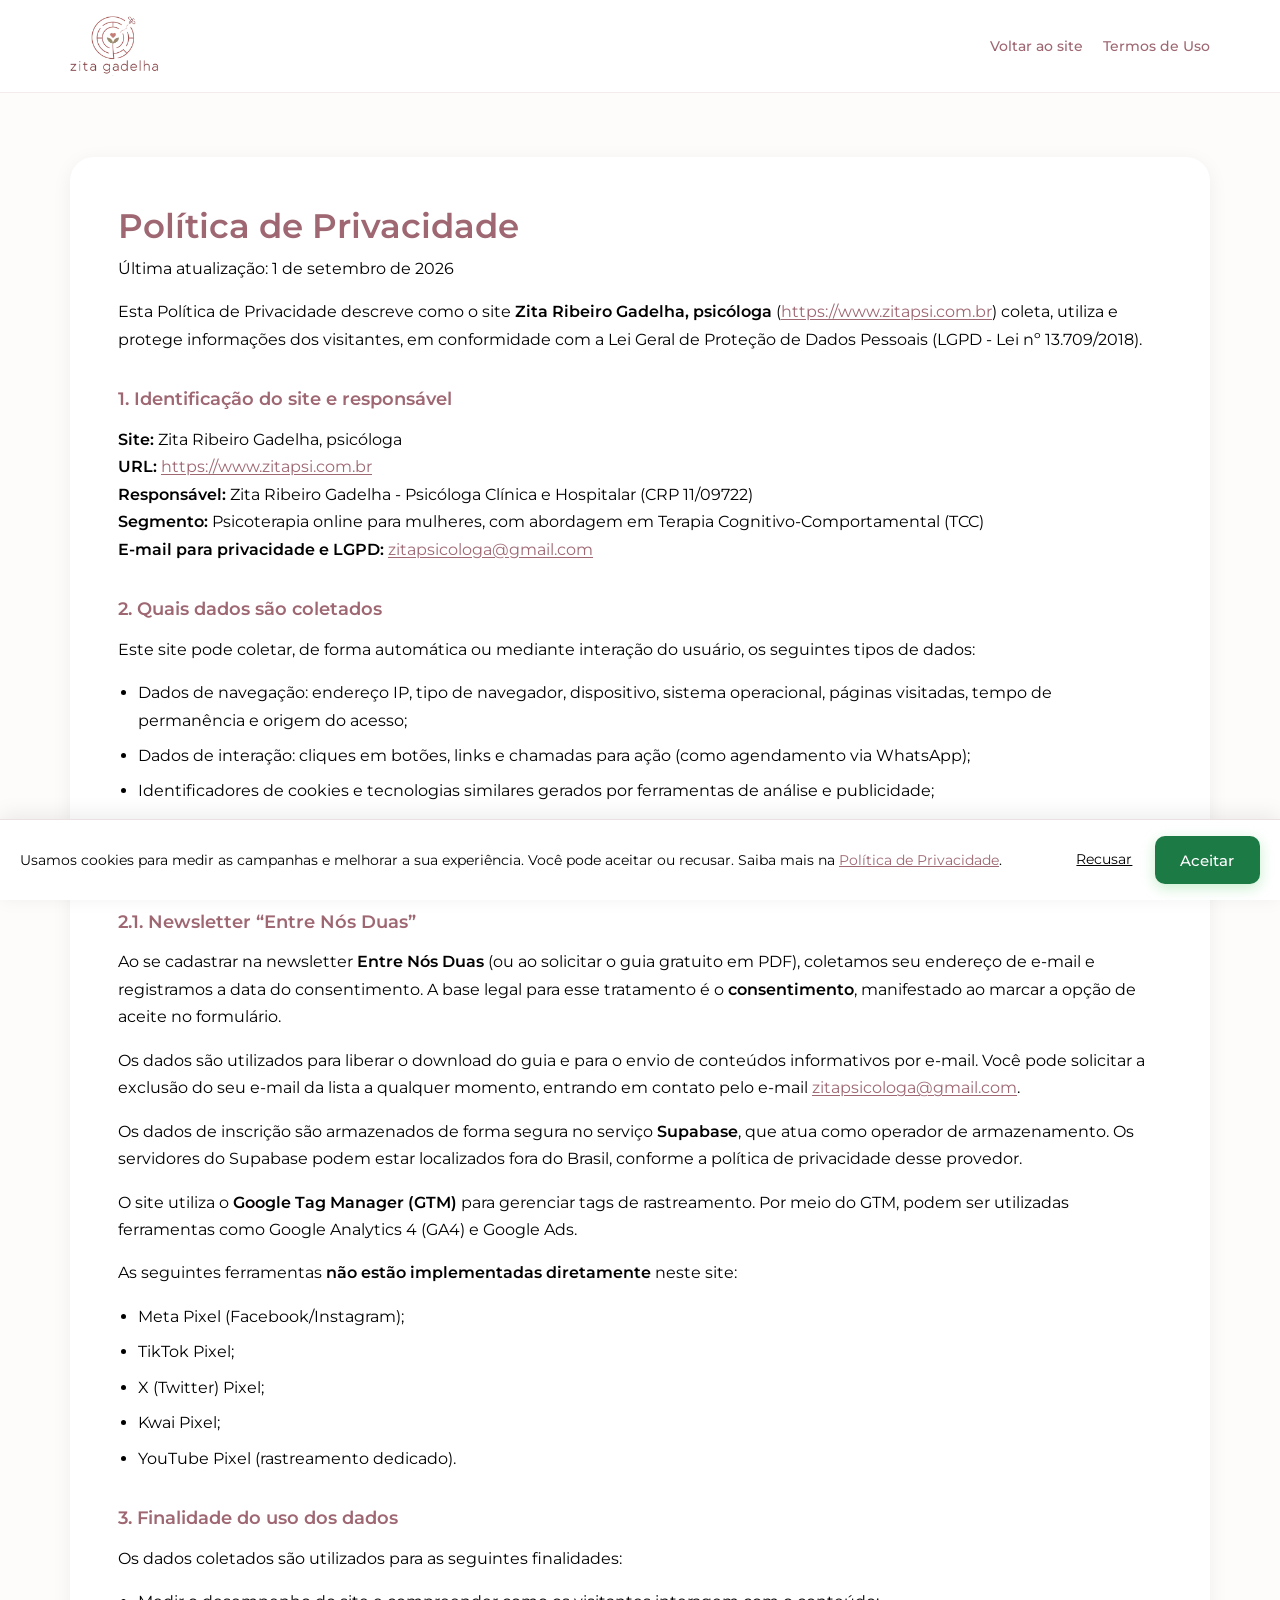
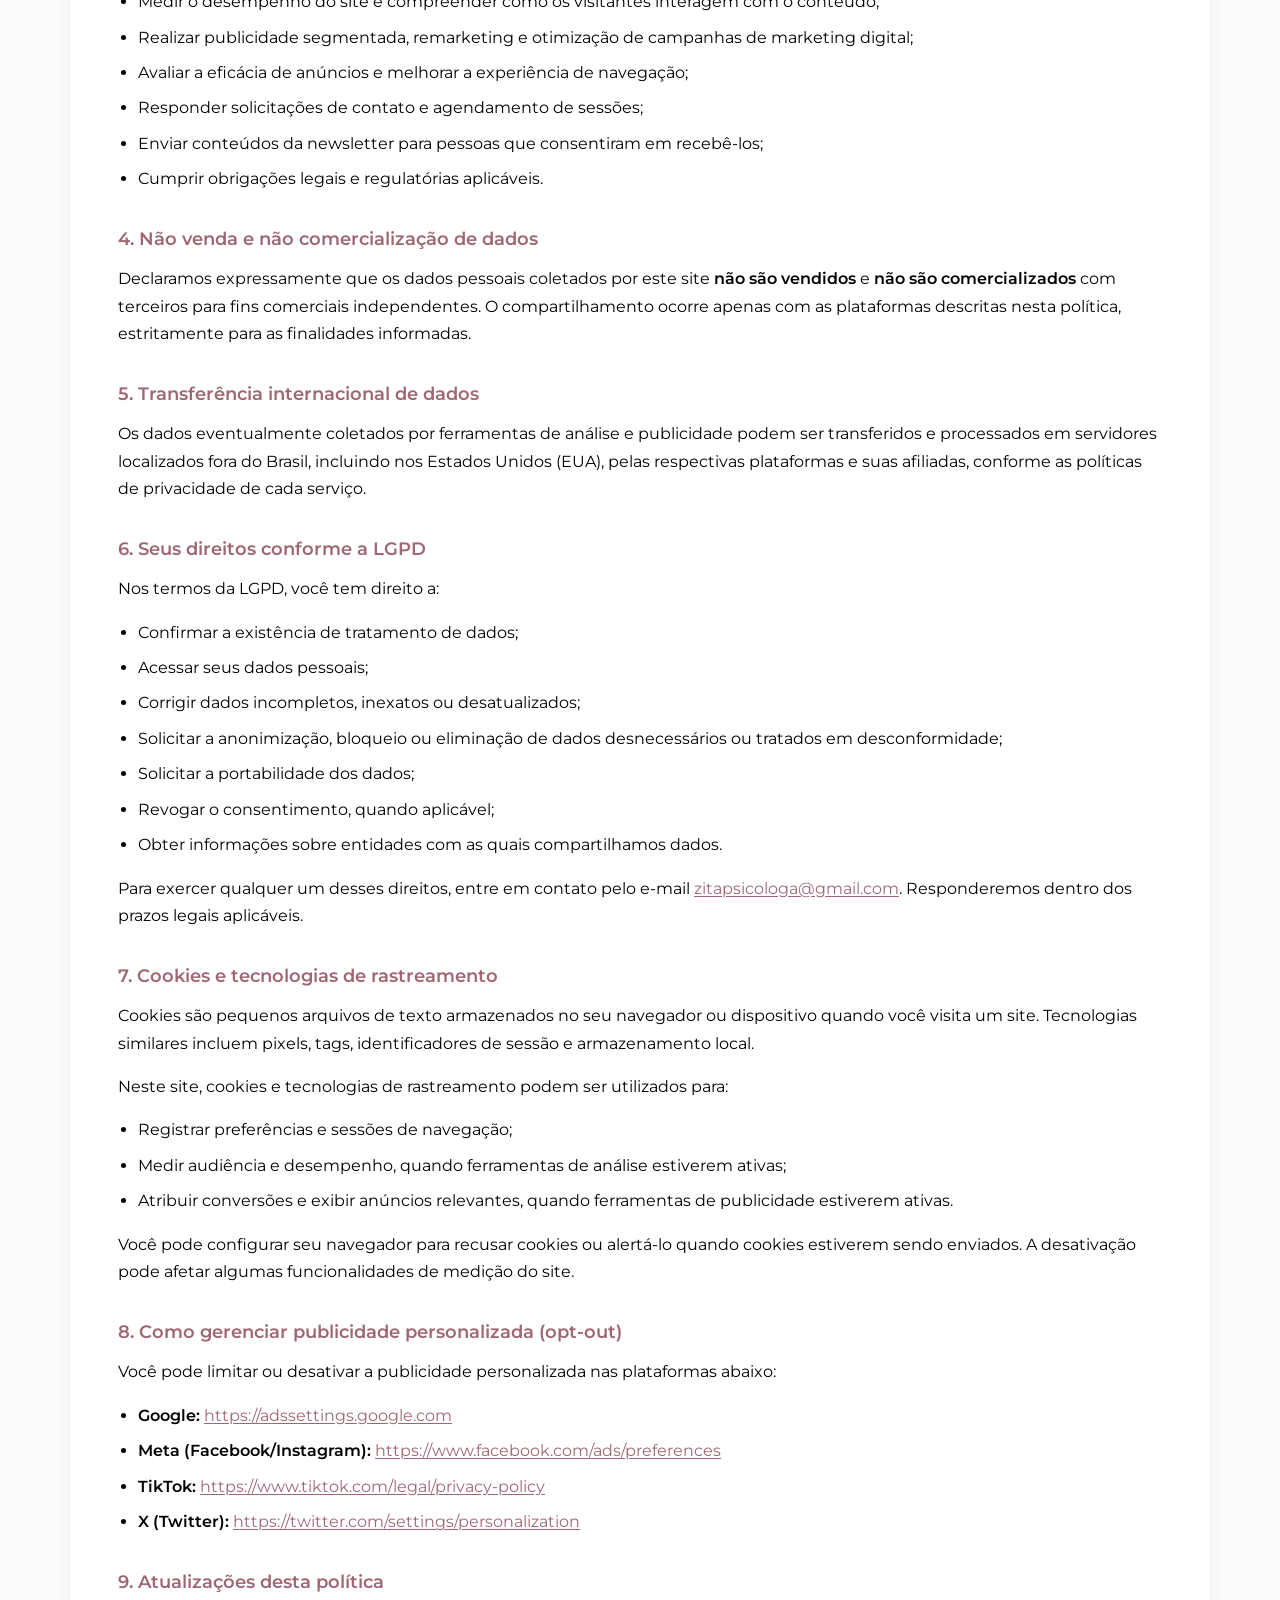
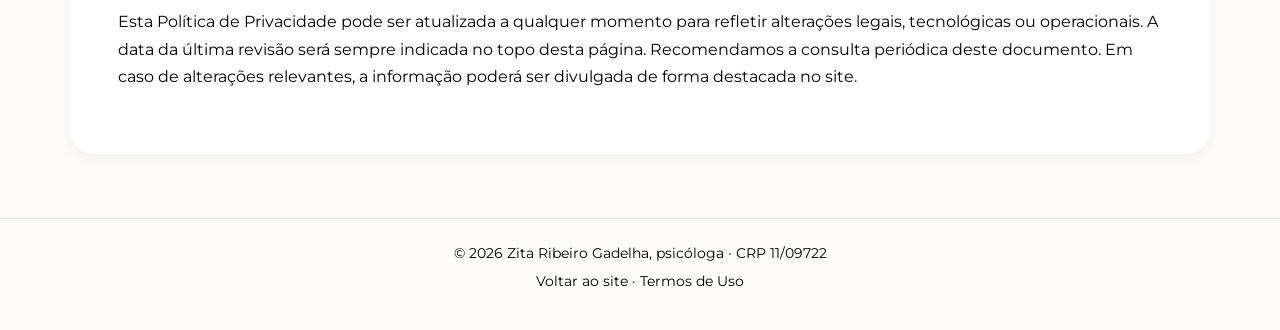
<file: privacy-policy.html>
<!DOCTYPE html>
<html lang="pt-BR">
<head>
  <meta charset="UTF-8">
  <meta name="viewport" content="width=device-width, initial-scale=1.0">
  <meta name="description" content="Política de Privacidade do site de Zita Ribeiro Gadelha, psicóloga. Saiba como seus dados são coletados e utilizados.">
  <link rel="canonical" href="https://www.zitapsi.com.br/privacy-policy.html">
  <link rel="alternate" type="text/markdown" href="/privacy-policy.md">
  <link rel="describedby" href="/llms.txt">
  <title>Política de Privacidade | Zita Ribeiro Gadelha</title>
  <script>
    window.dataLayer = window.dataLayer || [];
    function gtag(){dataLayer.push(arguments);}
    gtag('consent', 'default', {
      ad_storage: 'denied',
      ad_user_data: 'denied',
      ad_personalization: 'denied',
      analytics_storage: 'denied',
      wait_for_update: 500
    });
  </script>
  <!-- Google Tag Manager -->
  <script>
    (function (w, d, id) {
      var loaded = false;
      function loadGtm() {
        if (loaded) return;
        loaded = true;
        w.dataLayer.push({ 'gtm.start': new Date().getTime(), event: 'gtm.js' });
        var js = d.createElement('script');
        js.async = true;
        js.src = 'https://www.googletagmanager.com/gtm.js?id=' + id;
        d.head.appendChild(js);
      }
      ['pointerdown', 'keydown', 'touchstart', 'scroll'].forEach(function (e) {
        w.addEventListener(e, loadGtm, { once: true, passive: true });
      });
      w.addEventListener('load', function () { setTimeout(loadGtm, 4000); });
    })(window, document, 'GTM-KSJ28MPD');
  </script>
  <!-- End Google Tag Manager -->
  <link rel="preload" href="fonts/montserrat-latin-2.woff2" as="font" type="font/woff2" crossorigin>
  <link rel="stylesheet" href="css/style.css?v=42">
  <link rel="stylesheet" href="css/legal.css">
  <link rel="icon" href="IMG/favicon-64.webp" type="image/webp">
  <link rel="apple-touch-icon" href="IMG/apple-touch-icon.png">
</head>
<body class="legal-page">

  <!-- Google Tag Manager (noscript) -->
  <noscript><iframe src="https://www.googletagmanager.com/ns.html?id=GTM-KSJ28MPD"
  height="0" width="0" style="display:none;visibility:hidden"></iframe></noscript>
  <!-- End Google Tag Manager (noscript) -->

  <header class="legal-header">
    <div class="container legal-header__inner">
      <a href="index.html">
        <img class="legal-header__logo" src="IMG/logo-header-300.webp" alt="Zita Gadelha Psicóloga" width="120" height="80">
      </a>
      <nav class="legal-header__nav" aria-label="Navegação legal">
        <a href="index.html">Voltar ao site</a>
        <a href="terms-of-use.html">Termos de Uso</a>
      </nav>
    </div>
  </header>

  <main class="legal-main">
    <div class="container">
      <article class="legal-card">
        <h1>Política de Privacidade</h1>
        <p class="legal-card__meta">Última atualização: 1 de setembro de 2026</p>

        <p>Esta Política de Privacidade descreve como o site <strong>Zita Ribeiro Gadelha, psicóloga</strong> (<a href="https://www.zitapsi.com.br">https://www.zitapsi.com.br</a>) coleta, utiliza e protege informações dos visitantes, em conformidade com a Lei Geral de Proteção de Dados Pessoais (LGPD - Lei nº 13.709/2018).</p>

        <h2>1. Identificação do site e responsável</h2>
        <p><strong>Site:</strong> Zita Ribeiro Gadelha, psicóloga<br>
        <strong>URL:</strong> <a href="https://www.zitapsi.com.br">https://www.zitapsi.com.br</a><br>
        <strong>Responsável:</strong> Zita Ribeiro Gadelha - Psicóloga Clínica e Hospitalar (CRP 11/09722)<br>
        <strong>Segmento:</strong> Psicoterapia online para mulheres, com abordagem em Terapia Cognitivo-Comportamental (TCC)<br>
        <strong>E-mail para privacidade e LGPD:</strong> <a href="mailto:zitapsicologa@gmail.com">zitapsicologa@gmail.com</a></p>

        <h2>2. Quais dados são coletados</h2>
        <p>Este site pode coletar, de forma automática ou mediante interação do usuário, os seguintes tipos de dados:</p>
        <ul>
          <li>Dados de navegação: endereço IP, tipo de navegador, dispositivo, sistema operacional, páginas visitadas, tempo de permanência e origem do acesso;</li>
          <li>Dados de interação: cliques em botões, links e chamadas para ação (como agendamento via WhatsApp);</li>
          <li>Identificadores de cookies e tecnologias similares gerados por ferramentas de análise e publicidade;</li>
          <li>Dados fornecidos voluntariamente por você ao entrar em contato por e-mail, WhatsApp ou redes sociais;</li>
          <li>Dados de inscrição na newsletter: endereço de e-mail, data e hora do cadastro e página do site em que você se inscreveu.</li>
        </ul>

        <h2>2.1. Newsletter “Entre Nós Duas”</h2>
        <p>Ao se cadastrar na newsletter <strong>Entre Nós Duas</strong> (ou ao solicitar o guia gratuito em PDF), coletamos seu endereço de e-mail e registramos a data do consentimento. A base legal para esse tratamento é o <strong>consentimento</strong>, manifestado ao marcar a opção de aceite no formulário.</p>
        <p>Os dados são utilizados para liberar o download do guia e para o envio de conteúdos informativos por e-mail. Você pode solicitar a exclusão do seu e-mail da lista a qualquer momento, entrando em contato pelo e-mail <a href="mailto:zitapsicologa@gmail.com">zitapsicologa@gmail.com</a>.</p>
        <p>Os dados de inscrição são armazenados de forma segura no serviço <strong>Supabase</strong>, que atua como operador de armazenamento. Os servidores do Supabase podem estar localizados fora do Brasil, conforme a política de privacidade desse provedor.</p>

        <p>O site utiliza o <strong>Google Tag Manager (GTM)</strong> para gerenciar tags de rastreamento. Por meio do GTM, podem ser utilizadas ferramentas como Google Analytics 4 (GA4) e Google Ads.</p>

        <p>As seguintes ferramentas <strong>não estão implementadas diretamente</strong> neste site:</p>
        <ul>
          <li>Meta Pixel (Facebook/Instagram);</li>
          <li>TikTok Pixel;</li>
          <li>X (Twitter) Pixel;</li>
          <li>Kwai Pixel;</li>
          <li>YouTube Pixel (rastreamento dedicado).</li>
        </ul>

        <h2>3. Finalidade do uso dos dados</h2>
        <p>Os dados coletados são utilizados para as seguintes finalidades:</p>
        <ul>
          <li>Medir o desempenho do site e compreender como os visitantes interagem com o conteúdo;</li>
          <li>Realizar publicidade segmentada, remarketing e otimização de campanhas de marketing digital;</li>
          <li>Avaliar a eficácia de anúncios e melhorar a experiência de navegação;</li>
          <li>Responder solicitações de contato e agendamento de sessões;</li>
          <li>Enviar conteúdos da newsletter para pessoas que consentiram em recebê-los;</li>
          <li>Cumprir obrigações legais e regulatórias aplicáveis.</li>
        </ul>

        <h2>4. Não venda e não comercialização de dados</h2>
        <p>Declaramos expressamente que os dados pessoais coletados por este site <strong>não são vendidos</strong> e <strong>não são comercializados</strong> com terceiros para fins comerciais independentes. O compartilhamento ocorre apenas com as plataformas descritas nesta política, estritamente para as finalidades informadas.</p>

        <h2>5. Transferência internacional de dados</h2>
        <p>Os dados eventualmente coletados por ferramentas de análise e publicidade podem ser transferidos e processados em servidores localizados fora do Brasil, incluindo nos Estados Unidos (EUA), pelas respectivas plataformas e suas afiliadas, conforme as políticas de privacidade de cada serviço.</p>

        <h2>6. Seus direitos conforme a LGPD</h2>
        <p>Nos termos da LGPD, você tem direito a:</p>
        <ul>
          <li>Confirmar a existência de tratamento de dados;</li>
          <li>Acessar seus dados pessoais;</li>
          <li>Corrigir dados incompletos, inexatos ou desatualizados;</li>
          <li>Solicitar a anonimização, bloqueio ou eliminação de dados desnecessários ou tratados em desconformidade;</li>
          <li>Solicitar a portabilidade dos dados;</li>
          <li>Revogar o consentimento, quando aplicável;</li>
          <li>Obter informações sobre entidades com as quais compartilhamos dados.</li>
        </ul>
        <p>Para exercer qualquer um desses direitos, entre em contato pelo e-mail <a href="mailto:zitapsicologa@gmail.com">zitapsicologa@gmail.com</a>. Responderemos dentro dos prazos legais aplicáveis.</p>

        <h2>7. Cookies e tecnologias de rastreamento</h2>
        <p>Cookies são pequenos arquivos de texto armazenados no seu navegador ou dispositivo quando você visita um site. Tecnologias similares incluem pixels, tags, identificadores de sessão e armazenamento local.</p>
        <p>Neste site, cookies e tecnologias de rastreamento podem ser utilizados para:</p>
        <ul>
          <li>Registrar preferências e sessões de navegação;</li>
          <li>Medir audiência e desempenho, quando ferramentas de análise estiverem ativas;</li>
          <li>Atribuir conversões e exibir anúncios relevantes, quando ferramentas de publicidade estiverem ativas.</li>
        </ul>
        <p>Você pode configurar seu navegador para recusar cookies ou alertá-lo quando cookies estiverem sendo enviados. A desativação pode afetar algumas funcionalidades de medição do site.</p>

        <h2>8. Como gerenciar publicidade personalizada (opt-out)</h2>
        <p>Você pode limitar ou desativar a publicidade personalizada nas plataformas abaixo:</p>
        <ul>
          <li><strong>Google:</strong> <a href="https://adssettings.google.com" target="_blank" rel="noopener noreferrer">https://adssettings.google.com</a></li>
          <li><strong>Meta (Facebook/Instagram):</strong> <a href="https://www.facebook.com/ads/preferences" target="_blank" rel="noopener noreferrer">https://www.facebook.com/ads/preferences</a></li>
          <li><strong>TikTok:</strong> <a href="https://www.tiktok.com/legal/privacy-policy" target="_blank" rel="noopener noreferrer">https://www.tiktok.com/legal/privacy-policy</a></li>
          <li><strong>X (Twitter):</strong> <a href="https://twitter.com/settings/personalization" target="_blank" rel="noopener noreferrer">https://twitter.com/settings/personalization</a></li>
        </ul>

        <h2>9. Atualizações desta política</h2>
        <p>Esta Política de Privacidade pode ser atualizada a qualquer momento para refletir alterações legais, tecnológicas ou operacionais. A data da última revisão será sempre indicada no topo desta página. Recomendamos a consulta periódica deste documento. Em caso de alterações relevantes, a informação poderá ser divulgada de forma destacada no site.</p>
      </article>
    </div>
  </main>

  <footer class="legal-footer">
    <div class="container">
      <p>© 2026 Zita Ribeiro Gadelha, psicóloga · CRP 11/09722</p>
      <p><a href="index.html">Voltar ao site</a> · <a href="terms-of-use.html">Termos de Uso</a></p>
    </div>
  </footer>

  <div id="cookie-banner" class="cookie-banner" hidden role="dialog" aria-label="Aviso de cookies">
    <p>Usamos cookies para medir as campanhas e melhorar a sua experiência. Você pode aceitar ou recusar. Saiba mais na <a href="privacy-policy.html">Política de Privacidade</a>.</p>
    <button type="button" id="cookie-refuse" class="cookie-banner__refuse">Recusar</button>
    <button type="button" id="cookie-accept" class="btn btn--sm">Aceitar</button>
  </div>

  <script src="js/consent.js?v=2" defer></script>
</body>
</html>
</file>
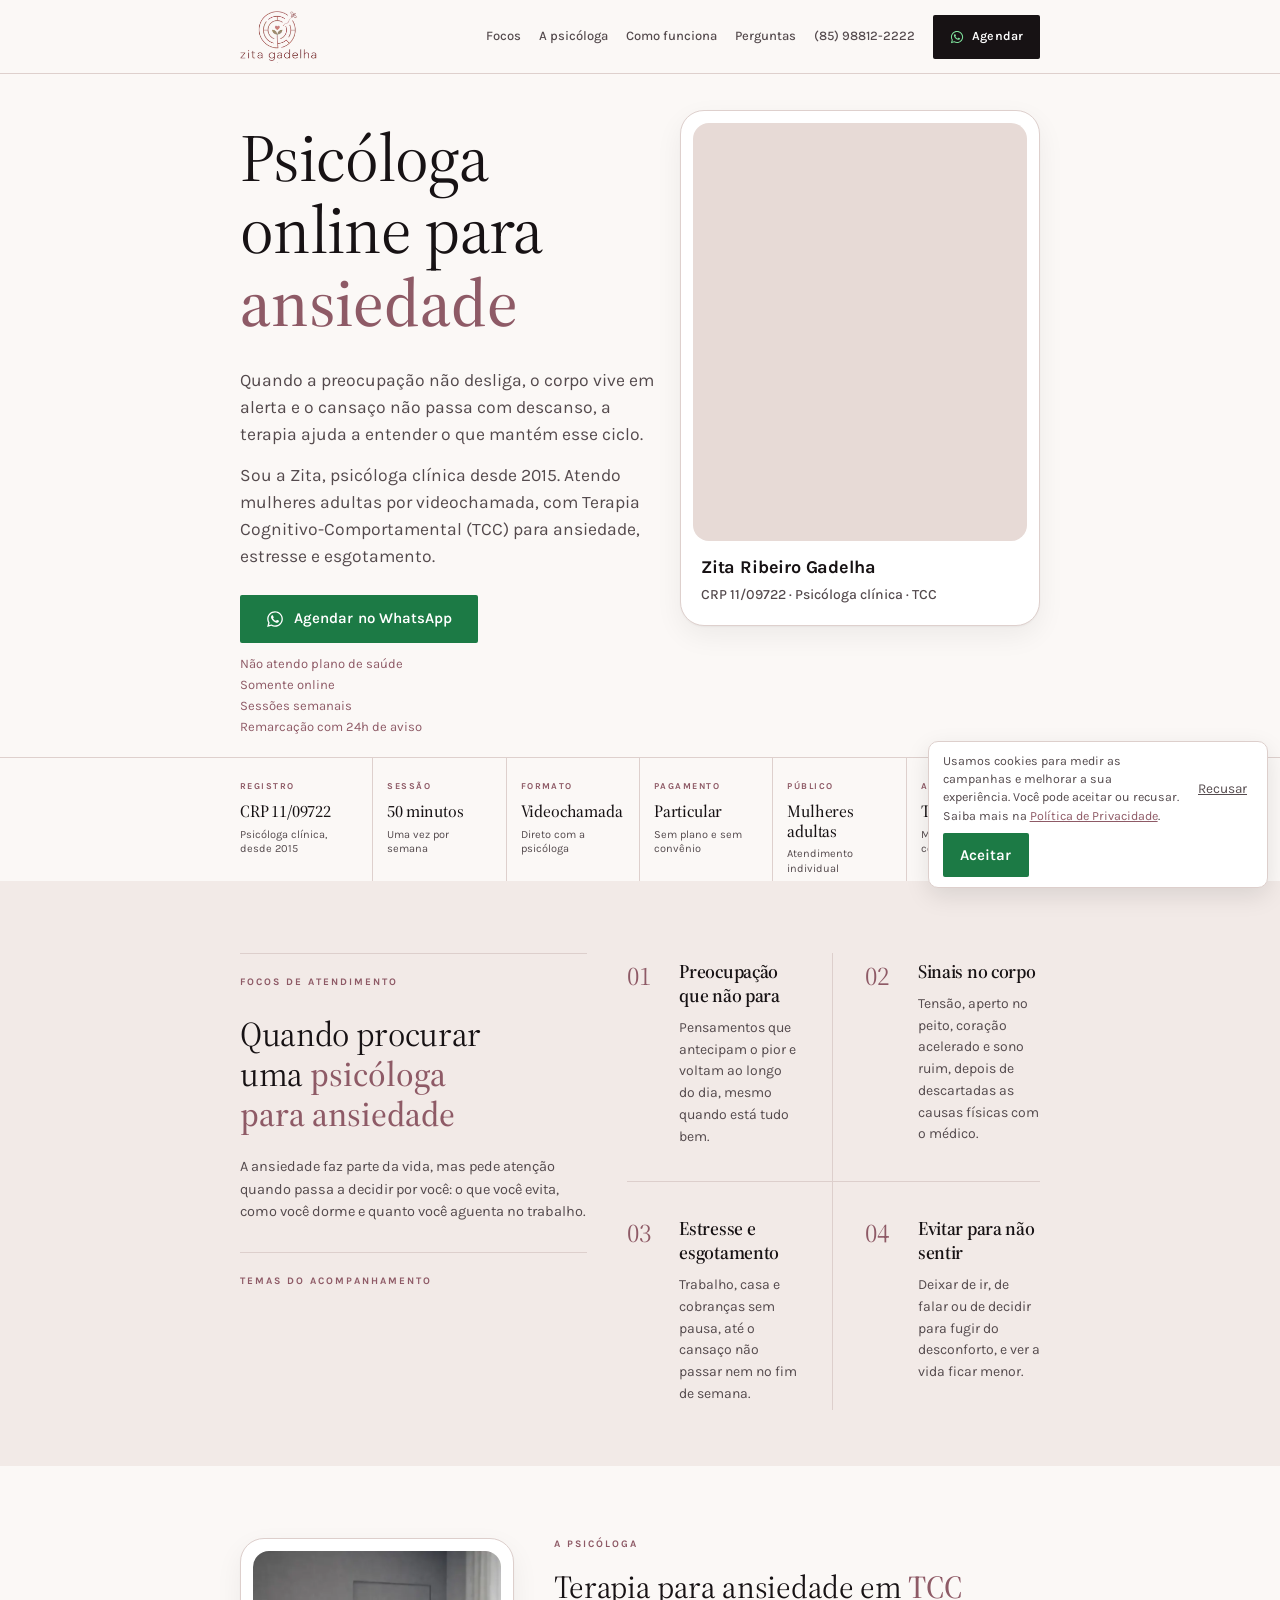
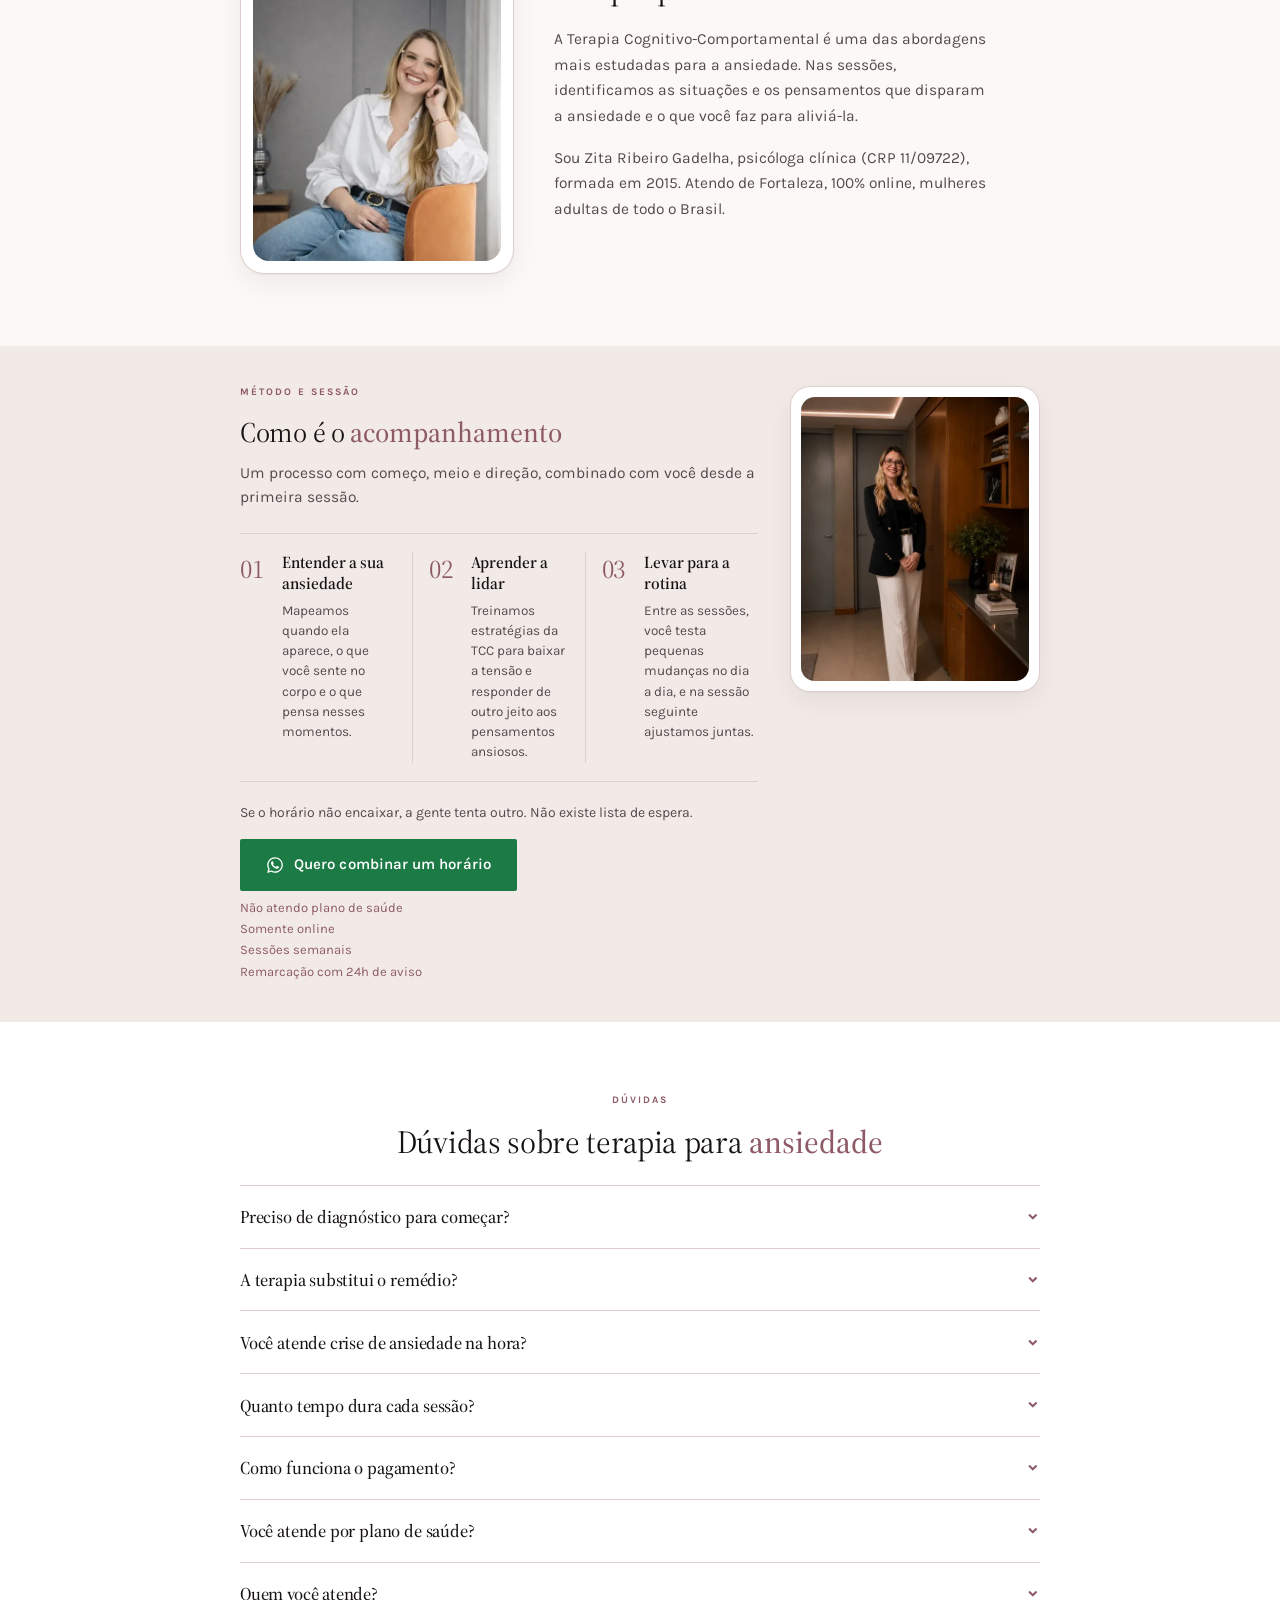
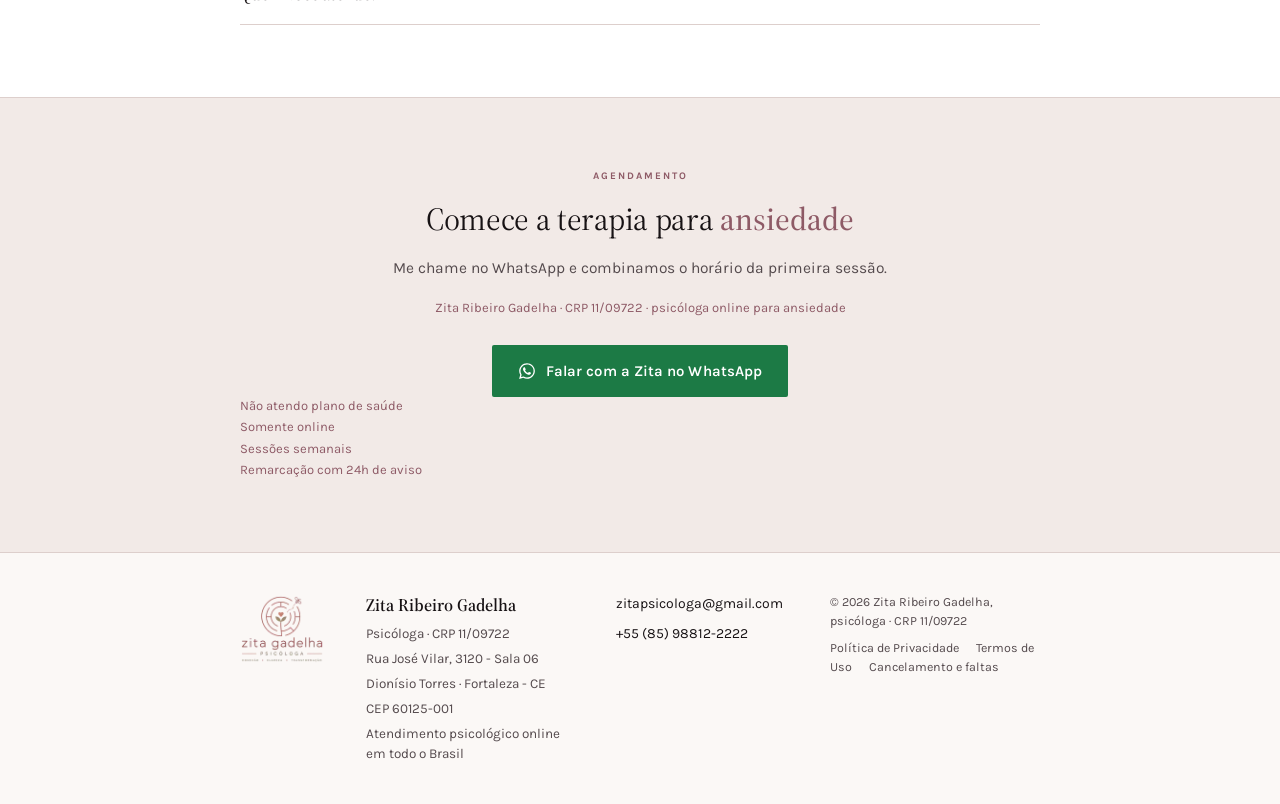
<file: psicologa-ansiedade.html>
<!DOCTYPE html>
<html lang="pt-BR">
<head>
  <meta charset="UTF-8">
  <meta name="viewport" content="width=device-width, initial-scale=1.0">
  <link rel="canonical" href="https://www.zitapsi.com.br/psicologa-ansiedade">
  <meta property="og:url" content="https://www.zitapsi.com.br/psicologa-ansiedade">
  <meta property="og:title" content="Psicóloga Online para Ansiedade | Zita Ribeiro Gadelha, CRP 11/09722">
  <meta property="og:description" content="Psicóloga online para ansiedade, estresse e esgotamento. Atendimento particular para mulheres adultas. Zita Ribeiro Gadelha, CRP 11/09722.">
  <meta property="og:type" content="website">
  <meta property="og:locale" content="pt_BR">
  <meta property="og:image" content="https://www.zitapsi.com.br/IMG/og-zita.jpg">
  <meta property="og:image:width" content="1200">
  <meta property="og:image:height" content="630">
  <meta property="og:image:alt" content="Zita Ribeiro Gadelha, psicóloga online, CRP 11/09722">
  <meta name="twitter:card" content="summary_large_image">
  <meta name="twitter:image" content="https://www.zitapsi.com.br/IMG/og-zita.jpg">
  <link rel="alternate" type="text/markdown" href="/psicologa-ansiedade.md">
  <link rel="describedby" href="/llms.txt">
  <title>Psicóloga Online para Ansiedade | Zita Ribeiro Gadelha, CRP 11/09722</title>
  <meta name="description" content="Psicóloga online para ansiedade, estresse e esgotamento. Atendimento particular para mulheres adultas. Zita Ribeiro Gadelha, CRP 11/09722.">
  <link rel="preload" as="image" type="image/webp" fetchpriority="high" href="IMG/hero-zita-mobile.webp" media="(max-width: 767px)">
  <link rel="preload" as="image" type="image/webp" fetchpriority="high" href="IMG/hero-zita.webp" media="(min-width: 768px)">
  <link rel="preload" href="fonts/karla-latin-w400-2.woff2" as="font" type="font/woff2" crossorigin>
  <link rel="preload" href="fonts/source-serif-4-display-latin-400-600.woff2" as="font" type="font/woff2" crossorigin>
  <style>
@font-face {
  font-family: "Karla";
  font-style: normal;
  font-weight: 400;
  font-display: swap;
  unicode-range: U+0100-02BA, U+02BD-02C5, U+02C7-02CC, U+02CE-02D7, U+02DD-02FF, U+0304, U+0308, U+0329, U+1D00-1DBF, U+1E00-1E9F, U+1EF2-1EFF, U+2020, U+20A0-20AB, U+20AD-20C0, U+2113, U+2C60-2C7F, U+A720-A7FF;
  src: url("fonts/karla-latin-ext-w400-1.woff2") format("woff2");
}

@font-face {
  font-family: "Karla";
  font-style: normal;
  font-weight: 400;
  font-display: swap;
  unicode-range: U+0000-00FF, U+0131, U+0152-0153, U+02BB-02BC, U+02C6, U+02DA, U+02DC, U+0304, U+0308, U+0329, U+2000-206F, U+20AC, U+2122, U+2191, U+2193, U+2212, U+2215, U+FEFF, U+FFFD;
  src: url("fonts/karla-latin-w400-2.woff2") format("woff2");
}

@font-face {
  font-family: "Karla";
  font-style: normal;
  font-weight: 500;
  font-display: swap;
  unicode-range: U+0100-02BA, U+02BD-02C5, U+02C7-02CC, U+02CE-02D7, U+02DD-02FF, U+0304, U+0308, U+0329, U+1D00-1DBF, U+1E00-1E9F, U+1EF2-1EFF, U+2020, U+20A0-20AB, U+20AD-20C0, U+2113, U+2C60-2C7F, U+A720-A7FF;
  src: url("fonts/karla-latin-ext-w400-1.woff2") format("woff2");
}

@font-face {
  font-family: "Karla";
  font-style: normal;
  font-weight: 500;
  font-display: swap;
  unicode-range: U+0000-00FF, U+0131, U+0152-0153, U+02BB-02BC, U+02C6, U+02DA, U+02DC, U+0304, U+0308, U+0329, U+2000-206F, U+20AC, U+2122, U+2191, U+2193, U+2212, U+2215, U+FEFF, U+FFFD;
  src: url("fonts/karla-latin-w400-2.woff2") format("woff2");
}

@font-face {
  font-family: "Karla";
  font-style: normal;
  font-weight: 600;
  font-display: swap;
  unicode-range: U+0100-02BA, U+02BD-02C5, U+02C7-02CC, U+02CE-02D7, U+02DD-02FF, U+0304, U+0308, U+0329, U+1D00-1DBF, U+1E00-1E9F, U+1EF2-1EFF, U+2020, U+20A0-20AB, U+20AD-20C0, U+2113, U+2C60-2C7F, U+A720-A7FF;
  src: url("fonts/karla-latin-ext-w400-1.woff2") format("woff2");
}

@font-face {
  font-family: "Karla";
  font-style: normal;
  font-weight: 600;
  font-display: swap;
  unicode-range: U+0000-00FF, U+0131, U+0152-0153, U+02BB-02BC, U+02C6, U+02DA, U+02DC, U+0304, U+0308, U+0329, U+2000-206F, U+20AC, U+2122, U+2191, U+2193, U+2212, U+2215, U+FEFF, U+FFFD;
  src: url("fonts/karla-latin-w400-2.woff2") format("woff2");
}

@font-face {
  font-family: "Karla";
  font-style: normal;
  font-weight: 700;
  font-display: swap;
  unicode-range: U+0100-02BA, U+02BD-02C5, U+02C7-02CC, U+02CE-02D7, U+02DD-02FF, U+0304, U+0308, U+0329, U+1D00-1DBF, U+1E00-1E9F, U+1EF2-1EFF, U+2020, U+20A0-20AB, U+20AD-20C0, U+2113, U+2C60-2C7F, U+A720-A7FF;
  src: url("fonts/karla-latin-ext-w400-1.woff2") format("woff2");
}

@font-face {
  font-family: "Karla";
  font-style: normal;
  font-weight: 700;
  font-display: swap;
  unicode-range: U+0000-00FF, U+0131, U+0152-0153, U+02BB-02BC, U+02C6, U+02DA, U+02DC, U+0304, U+0308, U+0329, U+2000-206F, U+20AC, U+2122, U+2191, U+2193, U+2212, U+2215, U+FEFF, U+FFFD;
  src: url("fonts/karla-latin-w400-2.woff2") format("woff2");
}

@font-face {
  font-family: "Source Serif 4";
  font-style: normal;
  font-weight: 400 600;
  font-display: optional;
  unicode-range: U+0000-00FF, U+0131, U+0152-0153, U+02BB-02BC, U+02C6, U+02DA, U+02DC, U+0304, U+0308, U+0329, U+2000-206F, U+20AC, U+2122, U+2191, U+2193, U+2212, U+2215, U+FEFF, U+FFFD;
  src: url("fonts/source-serif-4-display-latin-400-600.woff2") format("woff2");
}





  </style>
  <style>
:root{
  --paper:#FBF8F6;
  --ink:#171214;
  --ink-2:#544A4D;
  --mauve:#8E5A66;
  --rule:#DED0CD;
  --green:#1C7A45;
  --panel:#E7DAD6;
  --white:#fff;
  --container:1140px;
}
*,*::before,*::after{box-sizing:border-box}
html{scroll-behavior:smooth}
body{margin:0;font-family:"Karla",system-ui,sans-serif;color:var(--ink);background:var(--paper);line-height:1.55}
img{max-width:100%;height:auto;display:block}
a{color:inherit;text-decoration:none}
.container{width:min(100% - 2rem,var(--container));margin-inline:auto}
body.lp-ads{background:var(--paper);font-family:"Karla",system-ui,sans-serif;color:var(--ink);scroll-padding-top:5.5rem;--lp-gutter:240px}
body.lp-ads .fold-header{position:sticky;top:0;z-index:150;height:74px;box-sizing:border-box;background:var(--paper);border-bottom:1px solid var(--rule);display:flex;align-items:center;justify-content:space-between;gap:16px;padding:0 var(--lp-gutter);margin:0;box-shadow:none!important;backdrop-filter:none!important;-webkit-backdrop-filter:none!important}
body.lp-ads .fold-brand{display:inline-flex;align-items:center;flex-shrink:0;line-height:0;text-decoration:none;min-height:44px}
body.lp-ads .fold-brand__logo{width:auto;height:52px;display:block}
body.lp-ads .fold-nav__toggle{display:none;flex-direction:column;justify-content:center;gap:5px;width:44px;height:44px;margin:0;padding:10px;border:none;background:transparent;cursor:pointer;flex-shrink:0}
body.lp-ads .fold-nav__toggle-bar{display:block;width:20px;height:2px;background:var(--ink);border-radius:1px;transition:transform .2s ease,opacity .2s ease}
body.lp-ads .fold-nav__toggle[aria-expanded="true"] .fold-nav__toggle-bar:nth-child(1){transform:translateY(7px) rotate(45deg)}
body.lp-ads .fold-nav__toggle[aria-expanded="true"] .fold-nav__toggle-bar:nth-child(2){opacity:0}
body.lp-ads .fold-nav__toggle[aria-expanded="true"] .fold-nav__toggle-bar:nth-child(3){transform:translateY(-7px) rotate(-45deg)}
body.lp-ads .fold-nav-wrap{margin:0;padding:0}
body.lp-ads .fold-nav{display:flex;align-items:center;gap:18px;margin:0;padding:0;list-style:none}
body.lp-ads .fold-nav>li{margin:0;padding:0}
body.lp-ads .fold-nav a:not(.fold-header__cta){display:inline-flex;align-items:center;min-height:44px;font-family:"Karla",system-ui,sans-serif;font-weight:500;font-size:13px;color:var(--ink-2);text-decoration:none;white-space:nowrap}
body.lp-ads .fold-header__phone{display:inline-flex;align-items:center;min-height:44px;font-family:"Karla",system-ui,sans-serif;font-weight:600;font-size:13px;color:var(--ink);text-decoration:none;white-space:nowrap}
body.lp-ads .fold-header__phone:hover{color:var(--mauve)}
body.lp-ads .fold-header__cta{display:inline-flex;flex-direction:row;align-items:center;justify-content:center;gap:8px;background:var(--ink);color:#fff;font-family:"Karla",system-ui,sans-serif;font-weight:600;font-size:12.5px;letter-spacing:0.01em;padding:0 17px;border-radius:2px;border:none;box-shadow:none;min-height:44px;line-height:1;text-decoration:none;cursor:pointer}
body.lp-ads .fold-header__cta svg{width:14px;height:14px;fill:#7FE39D;flex-shrink:0;display:block}
body.lp-ads .fold{display:flex;flex-direction:column;min-height:0;height:auto;max-height:none;overflow:visible;position:relative;align-items:stretch;box-shadow:none}
body.lp-ads .fold__top{display:flex;flex:1 1 auto;min-height:0;align-items:stretch}
body.lp-ads .fold__left{flex:1 1 auto;min-width:0;height:auto;display:flex;flex-direction:column;padding:48px 24px 20px var(--lp-gutter);background:var(--paper);box-sizing:border-box}
body.lp-ads .fold__main{flex:1 1 auto;min-height:0;max-width:none;width:100%}
body.lp-ads .fold__kicker{display:flex;align-items:center;gap:12px;margin:0 0 38px;max-width:100%}
body.lp-ads .fold__kicker-text{font-family:"Karla",system-ui,sans-serif;font-weight:700;font-size:10.5px;letter-spacing:0.22em;text-transform:uppercase;color:var(--mauve);white-space:nowrap;flex-shrink:0}
body.lp-ads .fold__kicker-rule{display:none}
body.lp-ads .fold__title{margin:0 0 28px;max-width:min(100%,48rem);font-family:"Source Serif 4",Georgia,serif;font-weight:400;font-style:normal;font-size:67px;line-height:1.08;letter-spacing:-0.01em;color:var(--ink);text-align:left;font-synthesis:none;font-optical-sizing:auto;-webkit-font-smoothing:antialiased;text-rendering:optimizeLegibility}
body.lp-ads .fold__title em{font-style:normal;font-weight:500;color:var(--mauve);font-family:"Source Serif 4",Georgia,serif;font-synthesis:none;letter-spacing:0}
body.lp-ads .fold__leads{display:grid;gap:0.85rem;width:100%;max-width:min(100%,48rem);margin:0}
body.lp-ads .fold__lead{margin:0;max-width:none;font-family:"Karla",system-ui,sans-serif;font-weight:400;font-size:17.5px;line-height:1.55;color:var(--ink-2);text-align:left}
body.lp-ads .fold__lead strong{font-weight:600;color:var(--ink)}
body.lp-ads .fold__cta-row{display:flex;flex-direction:column;align-items:flex-start;gap:12px;margin-top:40px;width:100%;max-width:min(100%,48rem);font-size:inherit;line-height:1}
body.lp-ads .fold__cta{display:inline-flex;flex-direction:row;align-items:center;justify-content:center;gap:10px;background:var(--green);color:#fff;font-family:"Karla",system-ui,sans-serif;font-weight:600;font-size:15px;letter-spacing:0.005em;padding:0 26px;border-radius:2px;border:none;box-shadow:none;min-height:48px;line-height:1;text-decoration:none;cursor:pointer;flex-shrink:0}
body.lp-ads .fold__cta svg{width:18px;height:18px;fill:#fff;flex-shrink:0;display:block}
body.lp-ads .fold__micro{margin:0;max-width:none;width:auto;font-family:"Karla",system-ui,sans-serif;font-weight:400;font-size:13px;line-height:1.45;color:var(--mauve);text-align:left;white-space:normal;display:grid;gap:0.15rem}body.lp-ads .fold__micro p{margin:0}body.lp-ads .como__cta-wrap{display:flex;flex-direction:column;align-items:flex-start;gap:0.5rem}
body.lp-ads .fold__stats{flex:0 0 124px;height:124px;width:100%;margin:0;padding:0 var(--lp-gutter);border-top:1px solid var(--rule);display:grid;grid-template-columns:repeat(6,minmax(0,1fr));align-items:stretch;box-sizing:border-box}
body.lp-ads .fold__stat{padding:22px 14px 0 0;border-right:1px solid var(--rule);box-sizing:border-box}
body.lp-ads .fold__stat:not(:first-child){padding-left:14px}
body.lp-ads .fold__stat:last-child{border-right:none;padding-right:0}
body.lp-ads .fold__stat-label{margin:0 0 8px;font-family:"Karla",system-ui,sans-serif;font-weight:700;font-size:9px;letter-spacing:0.16em;text-transform:uppercase;color:var(--mauve)}
body.lp-ads .fold__stat-value{margin:0;font-family:"Source Serif 4",Georgia,serif;font-weight:500;font-size:17px;line-height:1.15;letter-spacing:-0.01em;color:var(--ink)}
body.lp-ads .fold__stat-note{margin:6px 0 0;font-family:"Karla",system-ui,sans-serif;font-weight:400;font-size:11px;line-height:1.35;color:var(--ink-2)}
body.lp-ads .fold__right{flex:0 0 calc(360px + var(--lp-gutter));width:calc(360px + var(--lp-gutter));max-width:calc(360px + var(--lp-gutter));height:auto;background:var(--paper);border-left:none;position:relative;overflow:visible;margin:0;padding:36px var(--lp-gutter) 20px 0;box-sizing:border-box;display:flex;flex-direction:column;align-items:stretch;justify-content:flex-start}
body.lp-ads .fold-card{width:100%;max-width:360px;margin:0;padding:12px;background:#fff;border:1px solid var(--rule);border-radius:24px;box-sizing:border-box;box-shadow:0 1px 2px rgba(23,18,20,.04),0 10px 28px rgba(23,18,20,.06)}
body.lp-ads .fold-card__media{width:100%;aspect-ratio:4 / 5;border-radius:16px;overflow:hidden;background:var(--panel)}
body.lp-ads .fold-card__media picture{display:block;width:100%;height:100%}
body.lp-ads .fold-card__photo{width:100%;height:100%;object-fit:cover;object-position:center 22%;display:block;transform:scale(1.1) translateY(3.5%);transform-origin:center center}
body.lp-ads .fold-card__body{padding:16px 8px 8px}
body.lp-ads .fold-card__name{margin:0;font-family:"Karla",system-ui,sans-serif;font-weight:700;font-size:18px;line-height:1.2;letter-spacing:-0.01em;color:var(--ink)}
body.lp-ads .fold-card__meta{margin:7px 0 0;font-family:"Karla",system-ui,sans-serif;font-weight:500;font-size:14px;line-height:1.4;color:var(--ink-2)}
body.lp-ads .fold-card__crp,body.lp-ads .fold-card__role{margin:0}
.btn{display:inline-flex;align-items:center;justify-content:center;gap:.5rem;flex-direction:row-reverse;background:var(--green);color:#fff;border:none;border-radius:2px;padding:.9rem 1.6rem;font-family:"Karla",system-ui,sans-serif;font-size:.95rem;font-weight:600;cursor:pointer;min-height:48px;box-shadow:none}
.btn--whatsapp{background:var(--green);box-shadow:none}
.btn svg{width:1.15rem;height:1.15rem;fill:currentColor}
body.lp-ads h1,
body.lp-ads h2,
body.lp-ads h3 {
  font-synthesis: none;
  -webkit-font-smoothing: antialiased;
  text-rendering: optimizeLegibility;
}
body.lp-ads h1 em,
body.lp-ads h2 em,
body.lp-ads h3 em {
  font-synthesis: none;
  font-style: normal;
  font-weight: 500;
}
body.lp-ads .section__title,body.lp-ads .cta-final h2{font-family:"Source Serif 4",Georgia,serif;font-weight:400;letter-spacing:-0.01em}
  </style>
  <link rel="icon" href="IMG/favicon-64.webp" type="image/webp">
  <script>
    window.dataLayer = window.dataLayer || [];
    function gtag(){dataLayer.push(arguments);}
    gtag('consent', 'default', {
      ad_storage: 'denied',
      ad_user_data: 'denied',
      ad_personalization: 'denied',
      analytics_storage: 'denied',
      wait_for_update: 500
    });
  </script>
  <script>
    (function () {
      var loaded = false;
      function loadGtm() {
        if (loaded) return;
        loaded = true;
        (function(w,d,s,l,i){w[l]=w[l]||[];w[l].push({'gtm.start':
        new Date().getTime(),event:'gtm.js'});var f=d.getElementsByTagName(s)[0],
        j=d.createElement(s),dl=l!='dataLayer'?'&l='+l:'';j.async=true;j.src=
        'https://www.googletagmanager.com/gtm.js?id='+i+dl;f.parentNode.insertBefore(j,f);
        })(window,document,'script','dataLayer','GTM-KSJ28MPD');
      }
      ['pointerdown','keydown','touchstart','scroll'].forEach(function (evt) {
        window.addEventListener(evt, loadGtm, { once: true, passive: true });
      });
      setTimeout(loadGtm, 4000);
    })();
  </script>
  <link rel="apple-touch-icon" href="IMG/apple-touch-icon.png">
</head>
<body class="lp-ads">

  <!-- Google Tag Manager (noscript) -->
  <noscript><iframe src="https://www.googletagmanager.com/ns.html?id=GTM-KSJ28MPD"
  height="0" width="0" style="display:none;visibility:hidden"></iframe></noscript>
  <!-- End Google Tag Manager (noscript) -->

  <header class="fold-header">
    <a href="#inicio" class="fold-brand">
      <img class="fold-brand__logo" src="IMG/logo-header-150.webp" srcset="IMG/logo-header-150.webp 150w, IMG/logo-header-300.webp 300w" sizes="78px" alt="Zita Gadelha, psicóloga online particular" width="120" height="80" decoding="async">
    </a>
    <button type="button" class="fold-nav__toggle" id="fold-nav-toggle" aria-expanded="false" aria-controls="fold-nav-menu" aria-label="Abrir menu de navegação">
      <span class="fold-nav__toggle-bar" aria-hidden="true"></span>
      <span class="fold-nav__toggle-bar" aria-hidden="true"></span>
      <span class="fold-nav__toggle-bar" aria-hidden="true"></span>
    </button>
    <nav id="fold-nav-menu" class="fold-nav-wrap" aria-label="Navegação principal">
      <ul class="fold-nav">
        <li class="fold-nav__sec"><a href="#dor">Focos</a></li>
        <li class="fold-nav__sec"><a href="#quemsoueu">A psicóloga</a></li>
        <li class="fold-nav__sec"><a href="#atendimento">Como funciona</a></li>
        <li class="fold-nav__sec"><a href="#faq">Perguntas</a></li>
        <li class="fold-nav__phone"><a class="fold-header__phone" href="tel:+5585988122222">(85) 98812-2222</a></li>
        <li>
          <a class="fold-header__cta" id="btn-whatsapp-header" data-wa href="https://wa.me/5585988122222?text=Ol%C3%A1.+Vim+da+p%C3%A1gina+de+psic%C3%B3loga+para+ansiedade+e+gostaria+de+agendar+uma+sess%C3%A3o+com+a+Zita." target="_blank" rel="noopener noreferrer">
            <svg viewBox="0 0 448 512" aria-hidden="true"><path d="M380.9 97.1C339 55.1 283.2 32 223.9 32c-122.4 0-222 99.6-222 222 0 39.1 10.2 77.3 29.6 111L0 480l117.7-30.9c32.4 17.7 68.9 27 106.1 27h.1c122.3 0 224.1-99.6 224.1-222 0-59.3-25.2-115-67.1-157zm-157 341.6c-33.2 0-65.7-8.9-94-25.7l-6.7-4-69.8 18.3L72 359.2l-4.4-7c-18.5-29.4-28.2-63.3-28.2-98.2 0-101.7 82.8-184.5 184.6-184.5 49.3 0 95.6 19.2 130.4 54.1 34.8 34.9 56.2 81.2 56.1 130.5 0 101.8-84.9 184.6-186.6 184.6zm101.2-138.2c-5.5-2.8-32.8-16.2-37.9-18-5.1-1.9-8.8-2.8-12.5 2.8-3.7 5.6-14.3 18-17.6 21.8-3.2 3.7-6.5 4.2-12 1.4-32.6-16.3-54-29.1-75.5-66-5.7-9.8 5.7-9.1 16.3-30.3 1.8-3.7.9-6.9-.5-9.7-1.4-2.8-12.5-30.1-17.1-41.2-4.5-10.8-9.1-9.3-12.5-9.5-3.2-.2-6.9-.2-10.6-.2-3.7 0-9.7 1.4-14.8 6.9-5.1 5.6-19.4 19-19.4 46.3 0 27.3 19.9 53.7 22.6 57.4 2.8 3.7 39.1 59.7 94.8 83.8 35.2 15.2 49 16.5 66.6 13.9 10.7-1.6 32.8-13.4 37.4-26.4 4.6-13 4.6-24.1 3.2-26.4-1.3-2.5-5-3.9-10.5-6.6z"/></svg>
            <span>Agendar</span>
          </a>
        </li>
      </ul>
    </nav>
  </header>

  <!-- 1. Primeira dobra -->
  <main>
  <section class="fold" id="inicio">
    <div class="fold__top">
      <div class="fold__left">
        <div class="fold__main">
          <h1 class="fold__title">Psicóloga online para <em>ansiedade</em></h1>
          <div class="fold__leads">
            <p class="fold__lead">Quando a preocupação não desliga, o corpo vive em alerta e o cansaço não passa com descanso, a terapia ajuda a entender o que mantém esse ciclo.</p>
            <p class="fold__lead">Sou a Zita, psicóloga clínica desde 2015. Atendo mulheres adultas por videochamada, com Terapia Cognitivo-Comportamental (TCC) para ansiedade, estresse e esgotamento.</p>
          </div>
          <div class="fold__cta-row">
            <a class="fold__cta" id="btn-whatsapp-hero" data-wa href="https://wa.me/5585988122222?text=Ol%C3%A1.+Vim+da+p%C3%A1gina+de+psic%C3%B3loga+para+ansiedade+e+gostaria+de+agendar+uma+sess%C3%A3o+com+a+Zita." target="_blank" rel="noopener noreferrer">
              <svg viewBox="0 0 448 512" aria-hidden="true"><path d="M380.9 97.1C339 55.1 283.2 32 223.9 32c-122.4 0-222 99.6-222 222 0 39.1 10.2 77.3 29.6 111L0 480l117.7-30.9c32.4 17.7 68.9 27 106.1 27h.1c122.3 0 224.1-99.6 224.1-222 0-59.3-25.2-115-67.1-157zm-157 341.6c-33.2 0-65.7-8.9-94-25.7l-6.7-4-69.8 18.3L72 359.2l-4.4-7c-18.5-29.4-28.2-63.3-28.2-98.2 0-101.7 82.8-184.5 184.6-184.5 49.3 0 95.6 19.2 130.4 54.1 34.8 34.9 56.2 81.2 56.1 130.5 0 101.8-84.9 184.6-186.6 184.6zm101.2-138.2c-5.5-2.8-32.8-16.2-37.9-18-5.1-1.9-8.8-2.8-12.5 2.8-3.7 5.6-14.3 18-17.6 21.8-3.2 3.7-6.5 4.2-12 1.4-32.6-16.3-54-29.1-75.5-66-5.7-9.8 5.7-9.1 16.3-30.3 1.8-3.7.9-6.9-.5-9.7-1.4-2.8-12.5-30.1-17.1-41.2-4.5-10.8-9.1-9.3-12.5-9.5-3.2-.2-6.9-.2-10.6-.2-3.7 0-9.7 1.4-14.8 6.9-5.1 5.6-19.4 19-19.4 46.3 0 27.3 19.9 53.7 22.6 57.4 2.8 3.7 39.1 59.7 94.8 83.8 35.2 15.2 49 16.5 66.6 13.9 10.7-1.6 32.8-13.4 37.4-26.4 4.6-13 4.6-24.1 3.2-26.4-1.3-2.5-5-3.9-10.5-6.6z"/></svg>
              <span>Agendar no WhatsApp</span>
            </a>
            <div class="fold__micro">
              <p>Não atendo plano de saúde</p>
              <p>Somente online</p>
              <p>Sessões semanais</p>
              <p>Remarcação com 24h de aviso</p>
            </div>
          </div>
        </div>
      </div>
      <div class="fold__right">
        <article class="fold-card">
          <div class="fold-card__media">
            <picture>
              <source media="(max-width: 767px)" srcset="IMG/hero-zita-mobile.webp" type="image/webp" width="640" height="800">
              <img class="fold-card__photo" src="IMG/hero-zita.webp" alt="Zita Ribeiro Gadelha, psicóloga online para ansiedade CRP 11/09722" width="720" height="900" fetchpriority="high" decoding="async" loading="eager">
            </picture>
          </div>
          <div class="fold-card__body">
            <p class="fold-card__name">Zita Ribeiro Gadelha</p>
            <p class="fold-card__meta">CRP 11/09722 · Psicóloga clínica · TCC</p>
          </div>
        </article>
      </div>
    </div>
    <div class="fold__stats">
      <div class="fold__stat">
        <p class="fold__stat-label">Registro</p>
        <p class="fold__stat-value">CRP 11/09722</p>
        <p class="fold__stat-note">Psicóloga clínica, desde 2015</p>
      </div>
      <div class="fold__stat">
        <p class="fold__stat-label">Sessão</p>
        <p class="fold__stat-value">50 minutos</p>
        <p class="fold__stat-note">Uma vez por semana</p>
      </div>
      <div class="fold__stat">
        <p class="fold__stat-label">Formato</p>
        <p class="fold__stat-value">Videochamada</p>
        <p class="fold__stat-note">Direto com a psicóloga</p>
      </div>
      <div class="fold__stat">
        <p class="fold__stat-label">Pagamento</p>
        <p class="fold__stat-value">Particular</p>
        <p class="fold__stat-note">Sem plano e sem convênio</p>
      </div>
      <div class="fold__stat">
        <p class="fold__stat-label">Público</p>
        <p class="fold__stat-value">Mulheres adultas</p>
        <p class="fold__stat-note">Atendimento individual</p>
      </div>
      <div class="fold__stat">
        <p class="fold__stat-label">Abordagem</p>
        <p class="fold__stat-value">TCC</p>
        <p class="fold__stat-note">Método prático e colaborativo</p>
      </div>
    </div>
  </section>

  <!-- 2. Identificação -->
  <section class="sit" id="dor">
    <div class="sit__inner">
      <div class="sit__board">
        <div class="sit__lead">
          <div class="sit__lead-frame">
            <p class="sit__label">Focos de atendimento</p>
            <h2 class="sit__title">Quando procurar uma <em>psicóloga para ansiedade</em></h2>
            <p class="sit__intro">A ansiedade faz parte da vida, mas pede atenção quando passa a decidir por você: o que você evita, como você dorme e quanto você aguenta no trabalho.</p>
          </div>
          <p class="sit__label sit__label--after">Temas do acompanhamento</p>
        </div>
        <div class="sit__grid" role="list">
          <div class="sit__item" role="listitem">
            <span class="sit__num" aria-hidden="true">01</span>
            <div class="sit__item-body">
              <h3>Preocupação que não para</h3>
              <p>Pensamentos que antecipam o pior e voltam ao longo do dia, mesmo quando está tudo bem.</p>
            </div>
          </div>
          <div class="sit__item" role="listitem">
            <span class="sit__num" aria-hidden="true">02</span>
            <div class="sit__item-body">
              <h3>Sinais no corpo</h3>
              <p>Tensão, aperto no peito, coração acelerado e sono ruim, depois de descartadas as causas físicas com o médico.</p>
            </div>
          </div>
          <div class="sit__item" role="listitem">
            <span class="sit__num" aria-hidden="true">03</span>
            <div class="sit__item-body">
              <h3>Estresse e esgotamento</h3>
              <p>Trabalho, casa e cobranças sem pausa, até o cansaço não passar nem no fim de semana.</p>
            </div>
          </div>
          <div class="sit__item" role="listitem">
            <span class="sit__num" aria-hidden="true">04</span>
            <div class="sit__item-body">
              <h3>Evitar para não sentir</h3>
              <p>Deixar de ir, de falar ou de decidir para fugir do desconforto, e ver a vida ficar menor.</p>
            </div>
          </div>
        </div>
      </div>
    </div>
  </section>

  <!-- 3. Sobre -->
  <section class="about" id="quemsoueu">
    <div class="about__inner">
      <div class="about__board">
        <div class="about__media">
          <div class="about__frame">
            <img src="IMG/about-zita.webp" srcset="IMG/about-zita-560.webp 560w, IMG/about-zita.webp 720w" sizes="(max-width: 767px) 85vw, 270px" alt="Zita Ribeiro Gadelha, psicóloga clínica online CRP 11/09722" width="720" height="900" loading="lazy" decoding="async">
          </div>
        </div>
        <div class="about__copy">
          <p class="sit__label">A psicóloga</p>
          <h2 class="about__title">Terapia para ansiedade em <em>TCC</em></h2>
          <p class="about__text">A Terapia Cognitivo-Comportamental é uma das abordagens mais estudadas para a ansiedade. Nas sessões, identificamos as situações e os pensamentos que disparam a ansiedade e o que você faz para aliviá-la.</p>
          <p class="about__text">Sou Zita Ribeiro Gadelha, psicóloga clínica (CRP 11/09722), formada em 2015. Atendo de Fortaleza, 100% online, mulheres adultas de todo o Brasil.</p>
        </div>
      </div>
    </div>
  </section>

  <!-- 4. Como funciona -->
  <section class="como" id="atendimento">
    <div class="como__inner">
      <div class="como__board">
        <div class="como__copy">
          <p class="sit__label">Método e sessão</p>
          <h2 class="como__title">Como é o <em>acompanhamento</em></h2>
          <p class="como__intro">Um processo com começo, meio e direção, combinado com você desde a primeira sessão.</p>
          <div class="como__steps">
            <article class="como__step">
              <span class="sit__num" aria-hidden="true">01</span>
              <div>
                <h3>Entender a sua ansiedade</h3>
                <p>Mapeamos quando ela aparece, o que você sente no corpo e o que pensa nesses momentos.</p>
              </div>
            </article>
            <article class="como__step">
              <span class="sit__num" aria-hidden="true">02</span>
              <div>
                <h3>Aprender a lidar</h3>
                <p>Treinamos estratégias da TCC para baixar a tensão e responder de outro jeito aos pensamentos ansiosos.</p>
              </div>
            </article>
            <article class="como__step">
              <span class="sit__num" aria-hidden="true">03</span>
              <div>
                <h3>Levar para a rotina</h3>
                <p>Entre as sessões, você testa pequenas mudanças no dia a dia, e na sessão seguinte ajustamos juntas.</p>
              </div>
            </article>
          </div>
          <div class="como__foot">
            <p class="como__note">Se o horário não encaixar, a gente tenta outro. Não existe lista de espera.</p>
                        <div class="como__cta-wrap">
            <a class="fold__cta" id="btn-whatsapp-atendimento" data-wa href="https://wa.me/5585988122222?text=Ol%C3%A1.+Vim+da+p%C3%A1gina+de+psic%C3%B3loga+para+ansiedade+e+gostaria+de+agendar+uma+sess%C3%A3o+com+a+Zita." target="_blank" rel="noopener noreferrer">
              <svg viewBox="0 0 448 512" aria-hidden="true"><path d="M380.9 97.1C339 55.1 283.2 32 223.9 32c-122.4 0-222 99.6-222 222 0 39.1 10.2 77.3 29.6 111L0 480l117.7-30.9c32.4 17.7 68.9 27 106.1 27h.1c122.3 0 224.1-99.6 224.1-222 0-59.3-25.2-115-67.1-157zm-157 341.6c-33.2 0-65.7-8.9-94-25.7l-6.7-4-69.8 18.3L72 359.2l-4.4-7c-18.5-29.4-28.2-63.3-28.2-98.2 0-101.7 82.8-184.5 184.6-184.5 49.3 0 95.6 19.2 130.4 54.1 34.8 34.9 56.2 81.2 56.1 130.5 0 101.8-84.9 184.6-186.6 184.6zm101.2-138.2c-5.5-2.8-32.8-16.2-37.9-18-5.1-1.9-8.8-2.8-12.5 2.8-3.7 5.6-14.3 18-17.6 21.8-3.2 3.7-6.5 4.2-12 1.4-32.6-16.3-54-29.1-75.5-66-5.7-9.8 5.7-9.1 16.3-30.3 1.8-3.7.9-6.9-.5-9.7-1.4-2.8-12.5-30.1-17.1-41.2-4.5-10.8-9.1-9.3-12.5-9.5-3.2-.2-6.9-.2-10.6-.2-3.7 0-9.7 1.4-14.8 6.9-5.1 5.6-19.4 19-19.4 46.3 0 27.3 19.9 53.7 22.6 57.4 2.8 3.7 39.1 59.7 94.8 83.8 35.2 15.2 49 16.5 66.6 13.9 10.7-1.6 32.8-13.4 37.4-26.4 4.6-13 4.6-24.1 3.2-26.4-1.3-2.5-5-3.9-10.5-6.6z"/></svg>
              <span>Quero combinar um horário</span>
            </a>
            <div class="fold__micro">
              <p>Não atendo plano de saúde</p>
              <p>Somente online</p>
              <p>Sessões semanais</p>
              <p>Remarcação com 24h de aviso</p>
            </div>
            </div>
          </div>
        </div>
        <div class="como__media">
          <div class="como__frame">
            <img src="IMG/253352EB-E082-45E4-9882-0F4385DA1478_convertida_reduzida.webp" alt="Zita Ribeiro Gadelha, psicóloga por videochamada, atendimento particular" width="480" height="720" loading="lazy" decoding="async">
          </div>
        </div>
      </div>
    </div>
  </section>

  <!-- 5. FAQ -->
  <section class="ask" id="faq">
    <div class="ask__inner">
      <div class="ask__head">
        <p class="sit__label">Dúvidas</p>
        <h2 class="ask__title">Dúvidas sobre terapia para <em>ansiedade</em></h2>
      </div>
      <div class="faq__list">
          <div class="faq__item">
            <button class="faq__question" type="button" aria-expanded="false">
              <span class="faq__q">Preciso de diagnóstico para começar?</span>
              <svg class="faq__icon" viewBox="0 0 320 512" aria-hidden="true"><path d="M143 352.3L7 216.3c-9.4-9.4-9.4-24.6 0-33.9l22.6-22.6c9.4-9.4 24.6-9.4 33.9 0l96.4 96.4 96.4-96.4c9.4-9.4 24.6-9.4 33.9 0l22.6 22.6c9.4 9.4 9.4 24.6 0 33.9l-136 136c-9.2 9.4-24.4 9.4-33.8 0z"/></svg>
            </button>
            <div class="faq__answer">
              <div class="faq__answer-inner"><p>Não. Você pode começar a terapia pelo que está sentindo. Se houver necessidade de avaliação médica ou de medicação, eu oriento a buscar um psiquiatra.</p></div>
            </div>
          </div>
          <div class="faq__item">
            <button class="faq__question" type="button" aria-expanded="false">
              <span class="faq__q">A terapia substitui o remédio?</span>
              <svg class="faq__icon" viewBox="0 0 320 512" aria-hidden="true"><path d="M143 352.3L7 216.3c-9.4-9.4-9.4-24.6 0-33.9l22.6-22.6c9.4-9.4 24.6-9.4 33.9 0l96.4 96.4 96.4-96.4c9.4-9.4 24.6-9.4 33.9 0l22.6 22.6c9.4 9.4 9.4 24.6 0 33.9l-136 136c-9.2 9.4-24.4 9.4-33.8 0z"/></svg>
            </button>
            <div class="faq__answer">
              <div class="faq__answer-inner"><p>Não. Psicoterapia e medicação são tratamentos diferentes e podem andar juntos. Quem prescreve e ajusta remédio é o médico.</p></div>
            </div>
          </div>
          <div class="faq__item">
            <button class="faq__question" type="button" aria-expanded="false">
              <span class="faq__q">Você atende crise de ansiedade na hora?</span>
              <svg class="faq__icon" viewBox="0 0 320 512" aria-hidden="true"><path d="M143 352.3L7 216.3c-9.4-9.4-9.4-24.6 0-33.9l22.6-22.6c9.4-9.4 24.6-9.4 33.9 0l96.4 96.4 96.4-96.4c9.4-9.4 24.6-9.4 33.9 0l22.6 22.6c9.4 9.4 9.4 24.6 0 33.9l-136 136c-9.2 9.4-24.4 9.4-33.8 0z"/></svg>
            </button>
            <div class="faq__answer">
              <div class="faq__answer-inner"><p>O atendimento é com sessões agendadas e não funciona como plantão. Numa crise intensa, procure um pronto-atendimento ou ligue 192. O CVV oferece apoio emocional pelo 188, 24 horas.</p></div>
            </div>
          </div>
          <div class="faq__item">
            <button class="faq__question" type="button" aria-expanded="false">
              <span class="faq__q">Quanto tempo dura cada sessão?</span>
              <svg class="faq__icon" viewBox="0 0 320 512" aria-hidden="true"><path d="M143 352.3L7 216.3c-9.4-9.4-9.4-24.6 0-33.9l22.6-22.6c9.4-9.4 24.6-9.4 33.9 0l96.4 96.4 96.4-96.4c9.4-9.4 24.6-9.4 33.9 0l22.6 22.6c9.4 9.4 9.4 24.6 0 33.9l-136 136c-9.2 9.4-24.4 9.4-33.8 0z"/></svg>
            </button>
            <div class="faq__answer">
              <div class="faq__answer-inner"><p>Cada sessão dura 50 minutos e acontece uma vez por semana, por videochamada no Google Meet, no horário que combinamos.</p></div>
            </div>
          </div>
          <div class="faq__item">
            <button class="faq__question" type="button" aria-expanded="false">
              <span class="faq__q">Como funciona o pagamento?</span>
              <svg class="faq__icon" viewBox="0 0 320 512" aria-hidden="true"><path d="M143 352.3L7 216.3c-9.4-9.4-9.4-24.6 0-33.9l22.6-22.6c9.4-9.4 24.6-9.4 33.9 0l96.4 96.4 96.4-96.4c9.4-9.4 24.6-9.4 33.9 0l22.6 22.6c9.4 9.4 9.4 24.6 0 33.9l-136 136c-9.2 9.4-24.4 9.4-33.8 0z"/></svg>
            </button>
            <div class="faq__answer">
              <div class="faq__answer-inner"><p>O atendimento é particular. O valor eu passo no WhatsApp, e o pagamento é antecipado, por Pix ou cartão, no formato mensal ou quinzenal.</p></div>
            </div>
          </div>
          <div class="faq__item" id="faq-cancelamento">
            <button class="faq__question" type="button" aria-expanded="false">
              <span class="faq__q">Você atende por plano de saúde?</span>
              <svg class="faq__icon" viewBox="0 0 320 512" aria-hidden="true"><path d="M143 352.3L7 216.3c-9.4-9.4-9.4-24.6 0-33.9l22.6-22.6c9.4-9.4 24.6-9.4 33.9 0l96.4 96.4 96.4-96.4c9.4-9.4 24.6-9.4 33.9 0l22.6 22.6c9.4 9.4 9.4 24.6 0 33.9l-136 136c-9.2 9.4-24.4 9.4-33.8 0z"/></svg>
            </button>
            <div class="faq__answer">
              <div class="faq__answer-inner"><p>Não. O atendimento é particular, sem plano e sem convênio. Se o seu plano tiver reembolso para psicoterapia, consulte a operadora sobre a documentação necessária.</p></div>
            </div>
          </div>
          <div class="faq__item">
            <button class="faq__question" type="button" aria-expanded="false">
              <span class="faq__q">Quem você atende?</span>
              <svg class="faq__icon" viewBox="0 0 320 512" aria-hidden="true"><path d="M143 352.3L7 216.3c-9.4-9.4-9.4-24.6 0-33.9l22.6-22.6c9.4-9.4 24.6-9.4 33.9 0l96.4 96.4 96.4-96.4c9.4-9.4 24.6-9.4 33.9 0l22.6 22.6c9.4 9.4 9.4 24.6 0 33.9l-136 136c-9.2 9.4-24.4 9.4-33.8 0z"/></svg>
            </button>
            <div class="faq__answer">
              <div class="faq__answer-inner"><p>Somente mulheres adultas, em sessão individual.</p></div>
            </div>
          </div>
      </div>
    </div>
  </section>

  <!-- 6. Fechamento -->
  <section class="close" id="agendamento">
    <div class="close__inner">
      <div class="close__copy">
        <p class="sit__label">Agendamento</p>
        <h2 class="close__title">Comece a terapia para <em>ansiedade</em></h2>
        <p class="close__text">Me chame no WhatsApp e combinamos o horário da primeira sessão.</p>
        <p class="close__meta">Zita Ribeiro Gadelha · CRP 11/09722 · psicóloga online para ansiedade</p>
        <a class="fold__cta" id="btn-whatsapp-final" data-wa href="https://wa.me/5585988122222?text=Ol%C3%A1.+Vim+da+p%C3%A1gina+de+psic%C3%B3loga+para+ansiedade+e+gostaria+de+agendar+uma+sess%C3%A3o+com+a+Zita." target="_blank" rel="noopener noreferrer">
          <svg viewBox="0 0 448 512" aria-hidden="true"><path d="M380.9 97.1C339 55.1 283.2 32 223.9 32c-122.4 0-222 99.6-222 222 0 39.1 10.2 77.3 29.6 111L0 480l117.7-30.9c32.4 17.7 68.9 27 106.1 27h.1c122.3 0 224.1-99.6 224.1-222 0-59.3-25.2-115-67.1-157zm-157 341.6c-33.2 0-65.7-8.9-94-25.7l-6.7-4-69.8 18.3L72 359.2l-4.4-7c-18.5-29.4-28.2-63.3-28.2-98.2 0-101.7 82.8-184.5 184.6-184.5 49.3 0 95.6 19.2 130.4 54.1 34.8 34.9 56.2 81.2 56.1 130.5 0 101.8-84.9 184.6-186.6 184.6zm101.2-138.2c-5.5-2.8-32.8-16.2-37.9-18-5.1-1.9-8.8-2.8-12.5 2.8-3.7 5.6-14.3 18-17.6 21.8-3.2 3.7-6.5 4.2-12 1.4-32.6-16.3-54-29.1-75.5-66-5.7-9.8 5.7-9.1 16.3-30.3 1.8-3.7.9-6.9-.5-9.7-1.4-2.8-12.5-30.1-17.1-41.2-4.5-10.8-9.1-9.3-12.5-9.5-3.2-.2-6.9-.2-10.6-.2-3.7 0-9.7 1.4-14.8 6.9-5.1 5.6-19.4 19-19.4 46.3 0 27.3 19.9 53.7 22.6 57.4 2.8 3.7 39.1 59.7 94.8 83.8 35.2 15.2 49 16.5 66.6 13.9 10.7-1.6 32.8-13.4 37.4-26.4 4.6-13 4.6-24.1 3.2-26.4-1.3-2.5-5-3.9-10.5-6.6z"/></svg>
          <span>Falar com a Zita no WhatsApp</span>
        </a>
        <div class="fold__micro">
          <p>Não atendo plano de saúde</p>
          <p>Somente online</p>
          <p>Sessões semanais</p>
          <p>Remarcação com 24h de aviso</p>
        </div>
      </div>
    </div>
  </section>

  </main>

  <footer class="foot">
    <div class="foot__inner">
      <div class="foot__brand">
        <img class="foot__logo" src="IMG/logo-footer-180.webp" srcset="IMG/logo-footer-180.webp 180w, IMG/logo-footer-300.webp 300w" sizes="90px" alt="Zita Gadelha, psicóloga online particular" width="140" height="116" loading="lazy">
      </div>
      <address class="foot__nap">
        <strong>Zita Ribeiro Gadelha</strong>
        <span>Psicóloga · CRP 11/09722</span>
        <span>Rua José Vilar, 3120 - Sala 06</span>
        <span>Dionísio Torres · Fortaleza - CE</span>
        <span>CEP 60125-001</span>
        <span>Atendimento psicológico online em todo o Brasil</span>
      </address>
      <div class="foot__contact">
        <a href="mailto:zitapsicologa@gmail.com">zitapsicologa@gmail.com</a>
        <a href="tel:+5585988122222">+55 (85) 98812-2222</a>
      </div>
      <div class="foot__legal">
        <p>© <span id="footer-year">2026</span> Zita Ribeiro Gadelha, psicóloga · CRP 11/09722</p>
        <p>
          <a href="privacy-policy.html">Política de Privacidade</a>
          <a href="terms-of-use.html">Termos de Uso</a>
          <a href="#faq-cancelamento">Cancelamento e faltas</a>
        </p>
      </div>
    </div>
  </footer>

  <div id="cookie-banner" class="cookie-banner" hidden role="dialog" aria-label="Aviso de cookies">
    <p>Usamos cookies para medir as campanhas e melhorar a sua experiência. Você pode aceitar ou recusar. Saiba mais na <a href="privacy-policy.html">Política de Privacidade</a>.</p>
    <button type="button" id="cookie-refuse" class="cookie-banner__refuse">Recusar</button>
    <button type="button" id="cookie-accept" class="btn btn--sm btn--whatsapp">Aceitar</button>
  </div>

  <a class="whatsapp-float" id="btn-whatsapp-float" data-wa href="https://wa.me/5585988122222?text=Ol%C3%A1.+Vim+da+p%C3%A1gina+de+psic%C3%B3loga+para+ansiedade+e+gostaria+de+agendar+uma+sess%C3%A3o+com+a+Zita." target="_blank" rel="noopener noreferrer" aria-label="Abrir WhatsApp">
    <svg viewBox="0 0 448 512" aria-hidden="true"><path d="M380.9 97.1C339 55.1 283.2 32 223.9 32c-122.4 0-222 99.6-222 222 0 39.1 10.2 77.3 29.6 111L0 480l117.7-30.9c32.4 17.7 68.9 27 106.1 27h.1c122.3 0 224.1-99.6 224.1-222 0-59.3-25.2-115-67.1-157zm-157 341.6c-33.2 0-65.7-8.9-94-25.7l-6.7-4-69.8 18.3L72 359.2l-4.4-7c-18.5-29.4-28.2-63.3-28.2-98.2 0-101.7 82.8-184.5 184.6-184.5 49.3 0 95.6 19.2 130.4 54.1 34.8 34.9 56.2 81.2 56.1 130.5 0 101.8-84.9 184.6-186.6 184.6zm101.2-138.2c-5.5-2.8-32.8-16.2-37.9-18-5.1-1.9-8.8-2.8-12.5 2.8-3.7 5.6-14.3 18-17.6 21.8-3.2 3.7-6.5 4.2-12 1.4-32.6-16.3-54-29.1-75.5-66-5.7-9.8 5.7-9.1 16.3-30.3 1.8-3.7.9-6.9-.5-9.7-1.4-2.8-12.5-30.1-17.1-41.2-4.5-10.8-9.1-9.3-12.5-9.5-3.2-.2-6.9-.2-10.6-.2-3.7 0-9.7 1.4-14.8 6.9-5.1 5.6-19.4 19-19.4 46.3 0 27.3 19.9 53.7 22.6 57.4 2.8 3.7 39.1 59.7 94.8 83.8 35.2 15.2 49 16.5 66.6 13.9 10.7-1.6 32.8-13.4 37.4-26.4 4.6-13 4.6-24.1 3.2-26.4-1.3-2.5-5-3.9-10.5-6.6z"/></svg>
  </a>

  <script type="application/ld+json">
  {
    "@context": "https://schema.org",
    "@type": "ProfessionalService",
    "name": "Zita Ribeiro Gadelha - Psicóloga Online para Ansiedade",
    "description": "Psicóloga online para ansiedade, estresse e esgotamento. Atendimento particular para mulheres adultas. Zita Ribeiro Gadelha, CRP 11/09722.",
    "url": "https://www.zitapsi.com.br/psicologa-ansiedade",
    "telephone": "+55-85-98812-2222",
    "email": "zitapsicologa@gmail.com",
    "address": {
      "@type": "PostalAddress",
      "streetAddress": "Rua José Vilar, 3120, Sala 06",
      "addressLocality": "Fortaleza",
      "addressRegion": "CE",
      "postalCode": "60125-001",
      "addressCountry": "BR"
    },
    "areaServed": "BR",
    "priceRange": "$$",
    "image": "https://www.zitapsi.com.br/IMG/hero-zita.webp"
  }
  </script>
  <script type="application/ld+json">
  {
    "@context": "https://schema.org",
    "@type": "FAQPage",
    "mainEntity": [
      {
        "@type": "Question",
        "name": "Preciso de diagnóstico para começar?",
        "acceptedAnswer": {
          "@type": "Answer",
          "text": "Não. Você pode começar a terapia pelo que está sentindo. Se houver necessidade de avaliação médica ou de medicação, eu oriento a buscar um psiquiatra."
        }
      },
      {
        "@type": "Question",
        "name": "A terapia substitui o remédio?",
        "acceptedAnswer": {
          "@type": "Answer",
          "text": "Não. Psicoterapia e medicação são tratamentos diferentes e podem andar juntos. Quem prescreve e ajusta remédio é o médico."
        }
      },
      {
        "@type": "Question",
        "name": "Você atende crise de ansiedade na hora?",
        "acceptedAnswer": {
          "@type": "Answer",
          "text": "O atendimento é com sessões agendadas e não funciona como plantão. Numa crise intensa, procure um pronto-atendimento ou ligue 192. O CVV oferece apoio emocional pelo 188, 24 horas."
        }
      },
      {
        "@type": "Question",
        "name": "Quanto tempo dura cada sessão?",
        "acceptedAnswer": {
          "@type": "Answer",
          "text": "Cada sessão dura 50 minutos e acontece uma vez por semana, por videochamada no Google Meet, no horário que combinamos."
        }
      },
      {
        "@type": "Question",
        "name": "Como funciona o pagamento?",
        "acceptedAnswer": {
          "@type": "Answer",
          "text": "O atendimento é particular. O valor eu passo no WhatsApp, e o pagamento é antecipado, por Pix ou cartão, no formato mensal ou quinzenal."
        }
      },
      {
        "@type": "Question",
        "name": "Você atende por plano de saúde?",
        "acceptedAnswer": {
          "@type": "Answer",
          "text": "Não. O atendimento é particular, sem plano e sem convênio. Se o seu plano tiver reembolso para psicoterapia, consulte a operadora sobre a documentação necessária."
        }
      },
      {
        "@type": "Question",
        "name": "Quem você atende?",
        "acceptedAnswer": {
          "@type": "Answer",
          "text": "Somente mulheres adultas, em sessão individual."
        }
      }
    ]
  }
  </script>
    <style>
    body.lp-ads {
      color: var(--ink);
      background: var(--paper);
      --lp-gutter: 240px;
    }
    body.lp-ads .section--situacoes,
    body.lp-ads .section--como,
    body.lp-ads #faq {
      background: #fff;
    }
    body.lp-ads .sit {
      background: #F2EAE7;
      color: #171214;
      margin: 0;
      padding: 0;
    }
    body.lp-ads .friction {
      background: #FBF8F6;
      border-top: 1px solid #DDCFCC;
      border-bottom: 1px solid #DDCFCC;
      margin: 0;
      padding: 0;
    }
    body.lp-ads .friction__inner {
      display: grid;
      grid-template-columns: repeat(3, minmax(0, 1fr));
      gap: 0;
      padding: 1.1rem var(--lp-gutter);
      box-sizing: border-box;
    }
    body.lp-ads .friction__item {
      margin: 0;
      padding: 0.35rem 1.25rem 0.35rem 0;
      border-right: 1px solid #DDCFCC;
      font-family: "Karla", system-ui, sans-serif;
      font-size: 14px;
      line-height: 1.45;
      color: #544A4D;
    }
    body.lp-ads .friction__item:last-child {
      border-right: none;
      padding-right: 0;
    }
    body.lp-ads .friction__item:not(:first-child) {
      padding-left: 1.25rem;
    }
    body.lp-ads .friction__item strong {
      color: #171214;
      font-weight: 600;
    }
    body.lp-ads .faq__list {
      display: flex;
      flex-direction: column;
      gap: 0;
      max-width: none;
      margin: 0;
    }
    body.lp-ads .faq__item {
      overflow: hidden;
    }
    body.lp-ads .faq__question {
      width: 100%;
      display: flex;
      align-items: center;
      justify-content: space-between;
      gap: 1rem;
      min-height: 44px;
      background: none;
      border: none;
      cursor: pointer;
      text-align: left;
    }
    body.lp-ads .faq__icon {
      width: 0.85rem;
      height: 0.85rem;
      transition: transform 0.3s;
    }
    body.lp-ads .faq__item.is-open .faq__icon {
      transform: rotate(180deg);
    }
    body.lp-ads .faq__answer {
      display: grid;
      grid-template-rows: 0fr;
      transition: grid-template-rows 0.35s ease;
    }
    body.lp-ads .faq__item.is-open .faq__answer {
      grid-template-rows: 1fr;
    }
    body.lp-ads .faq__answer-inner {
      overflow: hidden;
    }
    body.lp-ads .cookie-banner {
      position: fixed;
      right: 12px;
      left: auto;
      bottom: 12px;
      z-index: 120;
      flex-wrap: wrap;
      align-items: center;
      justify-content: space-between;
      gap: 0.5rem 0.75rem;
      padding: 0.65rem 0.85rem;
      max-width: min(340px, calc(100vw - 24px));
      margin-inline: 0;
      background: #fff;
      border: 1px solid #DDCFCC;
      border-radius: 10px;
      box-shadow: 0 8px 24px rgba(0, 0, 0, 0.1);
    }
    body.lp-ads .cookie-banner__refuse {
      background: none;
      border: 0;
      padding: 0 0.4rem;
      min-height: 44px;
      font: inherit;
      font-size: 0.85rem;
      color: #544A4D;
      text-decoration: underline;
      cursor: pointer;
    }
    body.lp-ads.has-cookie-banner {
      padding-bottom: 0;
    }
    body.lp-ads .cookie-banner:not([hidden]) {
      display: flex;
    }
    body.lp-ads .cookie-banner[hidden] {
      display: none !important;
    }
    body.lp-ads .cookie-banner p {
      margin: 0;
      flex: 1 1 180px;
      font-size: 0.78rem;
      line-height: 1.45;
      color: #544A4D;
    }
    body.lp-ads .cookie-banner a {
      color: #8E5A66;
      text-decoration: underline;
    }
    body.lp-ads .btn--sm {
      min-height: 44px;
      padding: 0 1.1rem;
    }
    body.lp-ads .sit__inner {
      padding: 72px var(--lp-gutter) 0;
      box-sizing: border-box;
    }
    body.lp-ads .sit__board {
      display: grid;
      grid-template-columns: minmax(320px, 1.05fr) minmax(0, 1.25fr);
      column-gap: 40px;
      align-items: start;
      padding-bottom: 56px;
    }
    body.lp-ads .sit__lead-frame {
      border-top: 1px solid #DDCFCC;
      border-bottom: 1px solid #DDCFCC;
      padding: 22px 0 28px;
    }
    body.lp-ads .sit__label {
      margin: 0 0 26px;
      font-family: "Karla", system-ui, sans-serif;
      font-weight: 700;
      font-size: 10px;
      letter-spacing: 0.2em;
      text-transform: uppercase;
      color: #8E5A66;
      line-height: 1.3;
    }
    body.lp-ads .sit__label--after {
      margin: 22px 0 0;
    }
    body.lp-ads .sit__title {
      margin: 0 0 22px;
      max-width: none;
      font-family: "Source Serif 4", Georgia, serif;
      font-weight: 400;
      font-size: clamp(2rem, 2.7vw, 2.7rem);
      line-height: 1.15;
      letter-spacing: -0.01em;
      color: #171214;
      font-synthesis: none;
      -webkit-font-smoothing: antialiased;
      text-wrap: balance;
    }
    body.lp-ads .sit__title em {
      font-style: normal;
      font-weight: 500;
      color: #8E5A66;
      font-synthesis: none;
      letter-spacing: 0;
    }
    body.lp-ads .sit__intro {
      margin: 0;
      max-width: none;
      font-family: "Karla", system-ui, sans-serif;
      font-weight: 400;
      font-size: 14.5px;
      line-height: 1.55;
      color: #544A4D;
    }
    body.lp-ads .sit__grid {
      display: grid;
      grid-template-columns: 1fr 1fr;
      align-items: stretch;
    }
    body.lp-ads .sit__item {
      display: grid;
      grid-template-columns: 2.4rem minmax(0, 1fr);
      column-gap: 14px;
      padding: 6px 32px 34px 0;
      border-bottom: 1px solid #DDCFCC;
      box-sizing: border-box;
    }
    body.lp-ads .sit__item:nth-child(odd) {
      border-right: 1px solid #DDCFCC;
      padding-right: 32px;
    }
    body.lp-ads .sit__item:nth-child(even) {
      padding-left: 32px;
      padding-right: 0;
    }
    body.lp-ads .sit__item:nth-child(n + 3) {
      border-bottom: none;
      padding-top: 34px;
      padding-bottom: 6px;
    }
    body.lp-ads .sit__num {
      font-family: "Source Serif 4", Georgia, serif;
      font-weight: 400;
      font-size: 1.65rem;
      line-height: 1;
      letter-spacing: -0.01em;
      color: #8E5A66;
      padding-top: 0.15em;
    }
    body.lp-ads .sit__item-body h3 {
      margin: 0 0 10px;
      font-family: "Source Serif 4", Georgia, serif;
      font-weight: 600;
      font-size: 1.2rem;
      line-height: 1.25;
      letter-spacing: -0.015em;
      color: #171214;
    }
    body.lp-ads .sit__item-body p {
      margin: 0;
      font-family: "Karla", system-ui, sans-serif;
      font-weight: 400;
      font-size: 14px;
      line-height: 1.55;
      color: #544A4D;
    }
    body.lp-ads .about {
      background: #FBF8F6;
      margin: 0;
      padding: 0;
    }
    body.lp-ads .about__inner {
      padding: 72px var(--lp-gutter);
      box-sizing: border-box;
    }
    body.lp-ads .about__board {
      display: grid;
      grid-template-columns: minmax(220px, 0.72fr) minmax(0, 1.28fr);
      column-gap: 40px;
      align-items: start;
    }
    body.lp-ads .about__frame {
      padding: 12px;
      background: #fff;
      border: 1px solid #DDCFCC;
      border-radius: 24px;
      box-shadow: 0 1px 2px rgba(23,18,20,.04), 0 10px 28px rgba(23,18,20,.06);
      box-sizing: border-box;
    }
    body.lp-ads .about__frame img {
      width: 100%;
      aspect-ratio: 4 / 5;
      object-fit: cover;
      object-position: center 20%;
      border-radius: 16px;
      display: block;
    }
    body.lp-ads .about__title {
      margin: 0 0 1.35rem;
      max-width: none;
      font-family: "Source Serif 4", Georgia, serif;
      font-weight: 400;
      font-size: clamp(1.9rem, 2.5vw, 2.45rem);
      line-height: 1.15;
      letter-spacing: -0.01em;
      color: #171214;
      font-synthesis: none;
      -webkit-font-smoothing: antialiased;
      text-wrap: balance;
    }
    body.lp-ads .about__title em {
      font-style: normal;
      font-weight: 500;
      color: #8E5A66;
      font-synthesis: none;
      letter-spacing: 0;
    }
    body.lp-ads .about__text {
      margin: 0 0 1rem;
      max-width: 48ch;
      font-family: "Karla", system-ui, sans-serif;
      font-size: 15.5px;
      line-height: 1.65;
      color: #544A4D;
    }
    body.lp-ads .about__text:last-child {
      margin-bottom: 0;
    }
    body.lp-ads .como {
      background: #F2EAE7;
      margin: 0;
      padding: 0;
    }
    body.lp-ads .como__inner {
      padding: 40px var(--lp-gutter);
      box-sizing: border-box;
    }
    body.lp-ads .como__board {
      display: grid;
      grid-template-columns: minmax(0, 1.35fr) minmax(200px, 0.65fr);
      column-gap: 2rem;
      align-items: start;
    }
    body.lp-ads .como__copy {
      max-width: none;
      min-width: 0;
    }
    body.lp-ads .como .sit__label {
      margin-bottom: 0.75rem;
    }
    body.lp-ads .como__title {
      margin: 0 0 0.75rem;
      max-width: none;
      font-family: "Source Serif 4", Georgia, serif;
      font-weight: 400;
      font-size: clamp(1.75rem, 2.2vw, 2.25rem);
      line-height: 1.15;
      letter-spacing: -0.01em;
      color: #171214;
      font-synthesis: none;
      -webkit-font-smoothing: antialiased;
    }
    body.lp-ads .como__title em {
      font-style: normal;
      font-weight: 500;
      color: #8E5A66;
      font-synthesis: none;
      letter-spacing: 0;
    }
    body.lp-ads .como__intro {
      margin: 0 0 1.5rem;
      max-width: none;
      font-family: "Karla", system-ui, sans-serif;
      font-size: 15.5px;
      line-height: 1.55;
      color: #544A4D;
    }
    body.lp-ads .como__media {
      position: sticky;
      top: 6rem;
    }
    body.lp-ads .como__frame {
      padding: 10px;
      background: #fff;
      border: 1px solid #DDCFCC;
      border-radius: 20px;
      box-shadow: 0 1px 2px rgba(23,18,20,.04), 0 10px 28px rgba(23,18,20,.06);
      box-sizing: border-box;
      max-width: 320px;
      margin-left: auto;
    }
    body.lp-ads .como__frame img {
      width: 100%;
      aspect-ratio: 4 / 5;
      object-fit: cover;
      object-position: center top;
      border-radius: 14px;
      display: block;
    }
    body.lp-ads .como__steps {
      display: grid;
      grid-template-columns: repeat(3, minmax(0, 1fr));
      gap: 0;
      margin: 0;
      padding: 1.15rem 0;
      border-top: 1px solid #DDCFCC;
      border-bottom: 1px solid #DDCFCC;
    }
    body.lp-ads .como__step {
      display: grid;
      grid-template-columns: 2rem minmax(0, 1fr);
      column-gap: 10px;
      padding: 0 1rem 0 0;
      border-right: 1px solid #DDCFCC;
      box-sizing: border-box;
    }
    body.lp-ads .como__step:last-child {
      border-right: none;
      padding-right: 0;
    }
    body.lp-ads .como__step:not(:first-child) {
      padding-left: 1rem;
    }
    body.lp-ads .como__step h3 {
      margin: 0 0 0.4rem;
      font-family: "Source Serif 4", Georgia, serif;
      font-weight: 600;
      font-size: 1.05rem;
      line-height: 1.25;
      color: #171214;
    }
    body.lp-ads .como__step p {
      margin: 0;
      font-family: "Karla", system-ui, sans-serif;
      font-size: 13.5px;
      line-height: 1.5;
      color: #544A4D;
    }
    body.lp-ads .como__foot {
      display: flex;
      flex-wrap: wrap;
      align-items: center;
      justify-content: space-between;
      gap: 1rem 1.25rem;
      margin-top: 1.25rem;
      padding-top: 0;
      border-top: none;
    }
    body.lp-ads .como__note {
      margin: 0;
      flex: 1 1 14rem;
      max-width: none;
      font-family: "Karla", system-ui, sans-serif;
      font-size: 14px;
      line-height: 1.5;
      color: #544A4D;
    }
    body.lp-ads .ask {
      background: #FBF8F6;
      margin: 0;
      padding: 0;
    }
    body.lp-ads .ask__inner {
      padding: 72px var(--lp-gutter);
      box-sizing: border-box;
    }
    body.lp-ads .ask__head {
      max-width: min(100%, 52rem);
      margin: 0 auto 1.5rem;
      text-align: center;
    }
    body.lp-ads .ask__title {
      margin: 0;
      max-width: none;
      font-family: "Source Serif 4", Georgia, serif;
      font-weight: 400;
      font-size: clamp(1.9rem, 2.5vw, 2.45rem);
      line-height: 1.15;
      letter-spacing: -0.01em;
      color: #171214;
      text-wrap: balance;
      font-synthesis: none;
      -webkit-font-smoothing: antialiased;
    }
    body.lp-ads .ask__title em {
      font-style: normal;
      font-weight: 500;
      color: #8E5A66;
      font-synthesis: none;
      letter-spacing: 0;
    }
    body.lp-ads .faq__list {
      max-width: none;
      margin: 0;
      gap: 0;
    }
    body.lp-ads .faq__item {
      background: transparent;
      border: none;
      border-radius: 0;
      box-shadow: none;
      border-top: 1px solid #DDCFCC;
      overflow: hidden;
    }
    body.lp-ads .faq__item:last-child {
      border-bottom: 1px solid #DDCFCC;
    }
    body.lp-ads .faq__item + .faq__item {
      margin-top: 0;
    }
    body.lp-ads .faq__question {
      padding: 1.15rem 0;
      font-family: "Source Serif 4", Georgia, serif;
      font-size: 1.12rem;
      font-weight: 500;
      color: #171214;
      gap: 1rem;
    }
    body.lp-ads .faq__question:hover,
    body.lp-ads .faq__item.is-open .faq__question {
      background: transparent;
    }
    body.lp-ads .faq__question .faq__q {
      margin: 0;
      font: inherit;
      font-weight: 500;
      text-align: left;
      color: inherit;
      letter-spacing: -0.01em;
    }
    body.lp-ads .faq__icon {
      fill: #8E5A66;
      flex-shrink: 0;
    }
    body.lp-ads .faq__answer p {
      padding: 0 0 1.15rem;
      font-family: "Karla", system-ui, sans-serif;
      font-size: 14.5px;
      line-height: 1.65;
      color: #544A4D;
      max-width: 62ch;
    }
    body.lp-ads .ask .sit__label {
      margin-bottom: 1.1rem;
    }
    body.lp-ads .como .sit__label,
    body.lp-ads .about .sit__label,
    body.lp-ads .close .sit__label {
      margin-bottom: 1.1rem;
    }
    body.lp-ads .close {
      background: #F2EAE7;
      margin: 0;
      padding: 0;
      border-top: 1px solid #DDCFCC;
    }
    body.lp-ads .close__inner {
      padding: 72px var(--lp-gutter);
      max-width: none;
      box-sizing: border-box;
    }
    body.lp-ads .close__copy {
      max-width: min(100%, 56rem);
      margin-inline: auto;
      text-align: center;
    }
    body.lp-ads .close__title {
      margin: 0 0 1.15rem;
      max-width: none;
      font-family: "Source Serif 4", Georgia, serif;
      font-weight: 400;
      font-size: clamp(1.9rem, 2.5vw, 2.55rem);
      line-height: 1.15;
      letter-spacing: -0.01em;
      color: #171214;
      text-wrap: balance;
      font-synthesis: none;
      -webkit-font-smoothing: antialiased;
    }
    body.lp-ads .close__title em {
      font-style: normal;
      font-weight: 500;
      color: #8E5A66;
      font-synthesis: none;
      letter-spacing: 0;
    }
    body.lp-ads .close__text {
      margin: 0 auto 1rem;
      max-width: min(100%, 42rem);
      font-family: "Karla", system-ui, sans-serif;
      font-size: 15.5px;
      line-height: 1.65;
      color: #544A4D;
    }
    body.lp-ads .close__meta {
      margin: 0 0 1.75rem;
      font-family: "Karla", system-ui, sans-serif;
      font-size: 13px;
      line-height: 1.5;
      color: #8E5A66;
    }
    body.lp-ads .close .fold__cta {
      margin-inline: auto;
    }
    body.lp-ads .close .fold__cta,
    body.lp-ads .como .fold__cta {
      width: auto;
      min-height: 52px;
    }
    body.lp-ads .foot {
      background: #FBF8F6;
      border-top: 1px solid #DDCFCC;
      margin: 0;
      padding: 0;
    }
    body.lp-ads .foot__inner {
      display: grid;
      grid-template-columns: auto 1.2fr 1fr 1.2fr;
      gap: 2rem 2.5rem;
      align-items: start;
      padding: 2.5rem var(--lp-gutter);
      box-sizing: border-box;
    }
    body.lp-ads .foot__logo {
      width: auto;
      height: 72px;
      display: block;
    }
    body.lp-ads .foot__nap {
      margin: 0;
      font-style: normal;
      display: grid;
      gap: 0.35rem;
      font-family: "Karla", system-ui, sans-serif;
      font-size: 13.5px;
      line-height: 1.45;
      color: #544A4D;
    }
    body.lp-ads .foot__nap strong {
      font-family: "Source Serif 4", Georgia, serif;
      font-weight: 600;
      font-size: 1.1rem;
      color: #171214;
    }
    body.lp-ads .foot__contact {
      display: grid;
      gap: 0.55rem;
      align-content: start;
    }
    body.lp-ads .foot__contact a {
      font-family: "Karla", system-ui, sans-serif;
      font-size: 14px;
      color: #171214;
      text-decoration: none;
    }
    body.lp-ads .foot__contact a:hover {
      color: #8E5A66;
    }
    body.lp-ads .foot__legal {
      display: grid;
      gap: 0.55rem;
      align-content: start;
      font-family: "Karla", system-ui, sans-serif;
      font-size: 12.5px;
      line-height: 1.5;
      color: #544A4D;
    }
    body.lp-ads .foot__legal p {
      margin: 0;
    }
    body.lp-ads .foot__legal a {
      color: #544A4D;
      text-decoration: none;
      margin-right: 0.85rem;
    }
    body.lp-ads .foot__legal a:hover {
      color: #8E5A66;
    }
    body.lp-ads .section {
      padding: clamp(3rem, 6vw, 5rem) 0;
    }
    body.lp-ads .container,
    body.lp-ads .container--narrow,
    body.lp-ads .cta-final__content,
    body.lp-ads .site-footer .container {
      width: 100%;
      max-width: none;
      margin-inline: 0;
      padding-inline: var(--lp-gutter);
      box-sizing: border-box;
    }
    @media (max-width: 1200px) {
      body.lp-ads {
        --lp-gutter: 96px;
      }
    }
    @media (max-width: 1024px) {
      body.lp-ads {
        --lp-gutter: 48px;
      }
      body.lp-ads .sit__inner {
        padding: 56px var(--lp-gutter) 0;
      }
      body.lp-ads .sit__board {
        grid-template-columns: 1fr;
        column-gap: 0;
        row-gap: 2rem;
        padding-bottom: 2.5rem;
      }
      body.lp-ads .sit__item {
        padding: 1.1rem 1rem 1.35rem 0;
      }
      body.lp-ads .sit__item:nth-child(odd) {
        padding-right: 1rem;
      }
      body.lp-ads .sit__item:nth-child(even) {
        padding-left: 1rem;
      }
      body.lp-ads .sit__item:nth-child(n + 3) {
        padding-top: 1.35rem;
        padding-bottom: 1.1rem;
      }
      body.lp-ads .friction__inner {
        grid-template-columns: 1fr;
        padding: 1rem var(--lp-gutter);
      }
      body.lp-ads .friction__item,
      body.lp-ads .friction__item:not(:first-child),
      body.lp-ads .friction__item:last-child {
        border-right: none;
        border-bottom: 1px solid #DDCFCC;
        padding: 0.75rem 0;
      }
      body.lp-ads .friction__item:last-child {
        border-bottom: none;
      }
      body.lp-ads .fold-nav__toggle {
        display: none;
      }
      body.lp-ads .fold-nav-wrap {
        position: static;
        order: 2;
        z-index: 1;
        background: transparent;
        border-bottom: none;
        max-height: none;
        overflow: visible;
        opacity: 1;
        pointer-events: auto;
      }
      body.lp-ads .fold-nav-wrap.is-open {
        max-height: none;
        opacity: 1;
        pointer-events: auto;
      }
      body.lp-ads .fold-nav {
        flex-direction: row;
        align-items: center;
        justify-content: flex-end;
        gap: 0.5rem;
        padding: 0;
      }
      body.lp-ads .fold-nav > li {
        border-top: none;
      }
      body.lp-ads .fold-nav__sec,
      body.lp-ads .fold-nav__phone {
        display: none;
      }
      body.lp-ads .fold-nav a:not(.fold-header__cta) {
        display: inline-flex;
        padding: 0;
        white-space: nowrap;
        font-size: 0.82rem;
      }
      body.lp-ads .fold-nav .fold-header__cta {
        width: auto;
        margin: 0;
        min-height: 44px;
        padding: 0 14px;
      }
      body.lp-ads .fold {
        height: auto;
        min-height: 0;
        max-height: none;
        overflow: visible;
      }
      body.lp-ads .fold__top {
        flex-direction: column;
      }
      body.lp-ads .fold__left {
        padding: 2rem var(--lp-gutter) 1.25rem;
        order: 1;
      }
      body.lp-ads .fold__right {
        flex: none;
        width: 100%;
        max-width: none;
        padding: 0.5rem var(--lp-gutter) 1rem;
        order: 2;
      }
      body.lp-ads .fold__lead--desktop {
        display: none;
      }
      body.lp-ads .fold__lead--mobile {
        display: block;
        order: 3;
        width: 100%;
        max-width: min(100% - 2 * var(--lp-gutter), 48rem);
        margin: 0 var(--lp-gutter) 1.25rem;
        box-sizing: border-box;
      }
      body.lp-ads .fold-card {
        max-width: 320px;
        margin-inline: auto;
      }
      body.lp-ads .fold__title {
        font-size: clamp(2.1rem, 6.5vw, 3.25rem);
        max-width: min(100%, 48rem);
        margin: 0 0 1.35rem;
      }
      body.lp-ads .fold__kicker {
        margin: 0 0 1.35rem;
      }
      body.lp-ads .fold__kicker-text {
        white-space: normal;
        letter-spacing: 0.14em;
        font-size: 0.68rem;
        line-height: 1.45;
      }
      body.lp-ads .fold__lead {
        font-size: 1.02rem;
      }
      body.lp-ads .fold__cta-row {
        width: 100%;
        max-width: 100%;
        font-size: 1rem;
        margin-top: 1.75rem;
        align-items: stretch;
      }
      body.lp-ads .fold__cta {
        width: 100%;
        min-height: 52px;
        justify-content: center;
      }
      body.lp-ads .fold__micro {
        width: 100%;
        max-width: 100%;
        white-space: normal;
        text-align: left;
        margin-inline: 0;
      }
      body.lp-ads .fold__stats {
        flex: none;
        height: auto;
        grid-template-columns: repeat(2, minmax(0, 1fr));
        padding: 0.35rem var(--lp-gutter) 1.5rem;
      }
      body.lp-ads .fold__stat {
        padding: 1.1rem 1rem;
        border-right: 1px solid var(--rule);
      }
      body.lp-ads .fold__stat:nth-child(2n) {
        border-right: none;
      }
      body.lp-ads .fold__stat:nth-child(-n + 4) {
        border-bottom: 1px solid var(--rule);
      }
      body.lp-ads .fold__stat:nth-child(n + 5) {
        border-bottom: none;
      }
      body.lp-ads .fold__stat:not(:first-child) {
        padding-left: 1rem;
      }
      body.lp-ads .fold__stat-value {
        font-size: 1.05rem;
      }
      body.lp-ads .about__inner,
      body.lp-ads .ask__inner,
      body.lp-ads .close__inner {
        padding: 56px var(--lp-gutter);
      }
      body.lp-ads .como__inner {
        padding: 36px var(--lp-gutter);
      }
      body.lp-ads .about__board {
        grid-template-columns: 1fr;
        column-gap: 0;
        row-gap: 2rem;
      }
      body.lp-ads .about__frame {
        max-width: 360px;
      }
      body.lp-ads .about__title {
        max-width: none;
      }
      body.lp-ads .como__board {
        grid-template-columns: 1fr;
        row-gap: 1.5rem;
      }
      body.lp-ads .como__media {
        position: static;
        order: -1;
      }
      body.lp-ads .como__frame {
        max-width: 280px;
        margin-inline: auto;
      }
      body.lp-ads .como__steps {
        grid-template-columns: 1fr;
        gap: 0;
      }
      body.lp-ads .como__step,
      body.lp-ads .como__step:not(:first-child),
      body.lp-ads .como__step:last-child {
        border-right: none;
        padding: 1.25rem 0;
        border-bottom: 1px solid #DDCFCC;
      }
      body.lp-ads .como__step:last-child {
        border-bottom: none;
        padding-bottom: 0;
      }
      body.lp-ads .como__step:first-child {
        padding-top: 0;
      }
      body.lp-ads .como__foot {
        flex-direction: column;
        align-items: stretch;
      }
      body.lp-ads .como__note {
        max-width: none;
      }
      body.lp-ads .close .fold__cta,
      body.lp-ads .como .fold__cta {
        width: 100%;
        justify-content: center;
      }
      body.lp-ads .foot__inner {
        grid-template-columns: 1fr 1fr;
        gap: 1.75rem 2rem;
      }
    }
    @media (max-width: 767px) {
      body.lp-ads {
        --lp-gutter: 1.25rem;
      }
      body.lp-ads .fold-header {
        height: 64px;
      }
      body.lp-ads .fold-brand__logo {
        height: 44px;
      }
      body.lp-ads .fold__left {
        padding: 1.6rem var(--lp-gutter) 1rem;
      }
      body.lp-ads .fold__title {
        font-size: clamp(1.85rem, 8.2vw, 2.35rem);
        max-width: none;
        margin: 0 0 1.15rem;
      }
      body.lp-ads .fold__kicker {
        margin: 0 0 1.1rem;
      }
      body.lp-ads .fold__cta-row {
        margin-top: 1.5rem;
      }
      body.lp-ads .fold__micro {
        font-size: 0.75rem;
        line-height: 1.4;
      }
      body.lp-ads .sit__grid {
        grid-template-columns: 1fr;
      }
      body.lp-ads .sit__item,
      body.lp-ads .sit__item:nth-child(odd),
      body.lp-ads .sit__item:nth-child(even),
      body.lp-ads .sit__item:nth-child(n + 3) {
        padding: 1.15rem 0;
        border-right: none;
        border-bottom: 1px solid #DDCFCC;
      }
      body.lp-ads .sit__item:last-child {
        border-bottom: none;
      }
      body.lp-ads .sit__title {
        max-width: none;
        font-size: clamp(1.85rem, 7vw, 2.25rem);
      }
      body.lp-ads .fold__stats {
        grid-template-columns: repeat(2, minmax(0, 1fr));
        padding: 0.25rem var(--lp-gutter) 1.25rem;
        column-gap: 0.75rem;
      }
      body.lp-ads .fold__stat,
      body.lp-ads .fold__stat:not(:first-child) {
        padding: 1rem 0.5rem 1rem 0;
        border-right: 1px solid var(--rule);
        border-bottom: 1px solid var(--rule);
      }
      body.lp-ads .fold__stat:nth-child(2n) {
        padding-right: 0;
        padding-left: 0.5rem;
        border-right: none;
      }
      body.lp-ads .fold__stat:nth-child(n + 5) {
        border-bottom: none;
      }
      body.lp-ads .fold__stat-label {
        letter-spacing: 0.12em;
        font-size: 0.58rem;
      }
      body.lp-ads .fold__stat-value {
        font-size: 1.05rem;
      }
      body.lp-ads .fold__stat-note {
        font-size: 0.72rem;
        line-height: 1.35;
      }
      body.lp-ads .fold-card {
        max-width: 100%;
      }
      body.lp-ads .about__inner,
      body.lp-ads .ask__inner,
      body.lp-ads .close__inner {
        padding: 48px var(--lp-gutter);
      }
      body.lp-ads .como__inner {
        padding: 32px var(--lp-gutter);
      }
      body.lp-ads .about__frame,
      body.lp-ads .como__frame {
        max-width: 100%;
        border-radius: 20px;
      }
      body.lp-ads .about__frame img,
      body.lp-ads .como__frame img {
        border-radius: 14px;
      }
      body.lp-ads .about__title,
      body.lp-ads .como__title,
      body.lp-ads .ask__title,
      body.lp-ads .close__title {
        font-size: clamp(1.85rem, 7vw, 2.25rem);
      }
      body.lp-ads .faq__question {
        font-size: 1.05rem;
        padding: 1rem 0;
      }
      body.lp-ads .foot__inner {
        grid-template-columns: 1fr;
        gap: 1.5rem;
        padding: 2rem var(--lp-gutter) 2.5rem;
      }
      body.lp-ads .foot__logo {
        height: 64px;
      }
    }
    @media (max-width: 380px) {
      body.lp-ads {
        --lp-gutter: 1rem;
      }
      body.lp-ads .fold__title {
        font-size: 1.7rem;
      }
    }
  </style>
<script src="js/wa-track.js?v=1" defer></script>
  <script src="js/wa-lead-modal.js?v=3" defer></script>
    <script src="js/main-lp.js?v=3" defer></script>
  <script src="js/consent.js?v=2" defer></script>
  <script>
    (function () {
      var el = document.getElementById("footer-year");
      if (el) el.textContent = new Date().getFullYear();
    })();
  </script>

  <style id="fold-lock">
    /* Spec fold palette wins over css/style.css :root */
    html:has(body.lp-ads),
    body.lp-ads {
      --paper: #FBF8F6;
      --ink: #171214;
      --ink-2: #544A4D;
      --mauve: #8E5A66;
      --rule: #DED0CD;
      --green: #1C7A45;
      --panel: #E7DAD6;
      --white: #fff;
      --text: #171214;
      background: #FBF8F6;
      font-family: "Karla", system-ui, sans-serif;
      color: #171214;
    }
    body.lp-ads .fold-header,
    body.lp-ads .fold,
    body.lp-ads .fold *:not(.fold-card) {
      box-shadow: none !important;
      text-shadow: none !important;
    }
    body.lp-ads .fold-header {
      position: sticky !important;
      top: 0 !important;
      height: 74px !important;
      padding: 0 var(--lp-gutter) !important;
      background: #FBF8F6 !important;
      border-bottom: 1px solid #DED0CD !important;
    }
    body.lp-ads .fold {
      height: auto !important;
      min-height: 0 !important;
      max-height: none !important;
      overflow: visible !important;
      display: flex !important;
      flex-direction: column !important;
      background: #FBF8F6 !important;
    }
    body.lp-ads .fold__top {
      display: flex !important;
      flex: 1 1 auto !important;
      min-height: 0 !important;
      align-items: stretch !important;
    }
    body.lp-ads .fold__left {
      background: #FBF8F6 !important;
      height: auto !important;
      padding: 48px 24px 20px var(--lp-gutter) !important;
    }
    body.lp-ads .fold__main {
      max-width: none !important;
      width: 100% !important;
    }
    body.lp-ads .fold__kicker {
      margin: 0 0 38px !important;
    }
    body.lp-ads .fold__kicker-rule {
      display: none !important;
    }
    body.lp-ads .fold__lead {
      max-width: 100% !important;
    }
    body.lp-ads .fold__cta-row {
      margin-top: 1.5rem !important;
    }
    body.lp-ads .fold__right {
      flex: 0 0 calc(360px + var(--lp-gutter)) !important;
      width: calc(360px + var(--lp-gutter)) !important;
      max-width: calc(360px + var(--lp-gutter)) !important;
      height: auto !important;
      background: #FBF8F6 !important;
      border-left: none !important;
      padding: 36px var(--lp-gutter) 20px 0 !important;
      display: flex !important;
      flex-direction: column !important;
      align-items: stretch !important;
      justify-content: flex-start !important;
    }
    body.lp-ads .fold-card {
      width: 100% !important;
      max-width: 360px !important;
      padding: 12px !important;
      background: #fff !important;
      border: 1px solid #DED0CD !important;
      border-radius: 24px !important;
      box-shadow: 0 1px 2px rgba(23,18,20,.04), 0 10px 28px rgba(23,18,20,.06) !important;
      box-sizing: border-box !important;
    }
    body.lp-ads .fold-card__media {
      aspect-ratio: 4 / 5 !important;
      border-radius: 16px !important;
      overflow: hidden !important;
    }
    body.lp-ads .fold-card__photo {
      width: 100% !important;
      height: 100% !important;
      object-fit: cover !important;
      object-position: center 22% !important;
      display: block !important;
      transform: scale(1.1) translateY(3.5%) !important;
      transform-origin: center center !important;
    }
    body.lp-ads .fold-card__name {
      font-family: "Karla", system-ui, sans-serif !important;
      font-weight: 700 !important;
      font-size: 18px !important;
      color: #171214 !important;
    }
    body.lp-ads .fold-card__meta {
      color: #544A4D !important;
    }
    body.lp-ads .fold__stats {
      flex: 0 0 124px !important;
      height: 124px !important;
      width: 100% !important;
      padding: 0 var(--lp-gutter) !important;
      margin: 0 !important;
      border-top: 1px solid #DED0CD !important;
      display: grid !important;
      grid-template-columns: repeat(6, minmax(0, 1fr)) !important;
      box-sizing: border-box !important;
    }
    body.lp-ads .container,
    body.lp-ads .container--narrow,
    body.lp-ads .cta-final__content,
    body.lp-ads .site-footer .container {
      width: 100% !important;
      max-width: none !important;
      margin-inline: 0 !important;
      padding-inline: var(--lp-gutter) !important;
      box-sizing: border-box !important;
    }
    body.lp-ads .fold__cta {
      background: #1C7A45 !important;
      border-radius: 2px !important;
    }
    body.lp-ads .fold-header__cta {
      background: #171214 !important;
      border-radius: 2px !important;
    }
    body.lp-ads .fold__title {
      font-size: 67px !important;
      max-width: min(100%, 48rem) !important;
      margin: 0 0 28px !important;
      line-height: 1.08 !important;
      letter-spacing: -0.01em !important;
      font-family: "Source Serif 4", Georgia, serif !important;
      font-weight: 400 !important;
      color: #171214 !important;
      font-synthesis: none !important;
      -webkit-font-smoothing: antialiased !important;
    }
    body.lp-ads .fold__title em {
      color: #8E5A66 !important;
      font-weight: 500 !important;
      font-style: normal !important;
      font-synthesis: none !important;
      letter-spacing: 0 !important;
    }
    body.lp-ads .fold-brand__logo {
      height: 52px !important;
      width: auto !important;
      display: block !important;
    }
    body.lp-ads .fold__stat-label {
      color: #8E5A66 !important;
    }
    body.lp-ads .site-header,
    body.lp-ads .hero {
      display: none !important;
    }
    body.lp-ads .whatsapp-float {
      display: none !important;
    }
    @media (max-width: 1024px) {
      body.lp-ads .fold-nav__toggle {
        display: none !important;
      }
      body.lp-ads .fold-nav-wrap {
        position: static !important;
        order: 2 !important;
        max-height: none !important;
        opacity: 1 !important;
        pointer-events: auto !important;
        border-bottom: none !important;
        background: transparent !important;
      }
      body.lp-ads .fold-nav {
        flex-direction: row !important;
        align-items: center !important;
        gap: 0.5rem !important;
        padding: 0 !important;
      }
      body.lp-ads .fold-nav__sec,
      body.lp-ads .fold-nav__phone {
        display: none !important;
      }
      body.lp-ads .fold {
        height: auto !important;
        min-height: 0 !important;
        max-height: none !important;
        overflow: visible !important;
      }
      body.lp-ads .fold__top {
        flex-direction: column !important;
      }
      body.lp-ads .fold__left {
        padding: 2rem var(--lp-gutter) 1.25rem !important;
        order: 1 !important;
      }
      body.lp-ads .fold__right {
        flex: none !important;
        width: 100% !important;
        max-width: none !important;
        height: auto !important;
        padding: 0.5rem var(--lp-gutter) 1rem !important;
        order: 2 !important;
      }
      body.lp-ads .fold__lead--desktop {
        display: none !important;
      }
      body.lp-ads .fold__lead--mobile {
        display: block !important;
        order: 3 !important;
        width: 100% !important;
        max-width: min(100% - 2 * var(--lp-gutter), 48rem) !important;
        margin: 0 var(--lp-gutter) 1.25rem !important;
        box-sizing: border-box !important;
      }
      body.lp-ads .fold__cta-row {
        margin-top: 1.5rem !important;
      }
      body.lp-ads .fold-card {
        max-width: 320px !important;
        margin-inline: auto !important;
      }
      body.lp-ads .fold__title {
        font-size: clamp(2.1rem, 6.5vw, 3.25rem) !important;
        max-width: min(100%, 48rem) !important;
        margin: 0 0 1.35rem !important;
      }
      body.lp-ads .fold__kicker {
        margin: 0 0 1.35rem !important;
      }
      body.lp-ads .fold__kicker-text {
        white-space: normal !important;
        letter-spacing: 0.14em !important;
        font-size: 0.68rem !important;
      }
      body.lp-ads .fold__cta-row {
        width: 100% !important;
        max-width: 100% !important;
        font-size: 1rem !important;
        margin-top: 1.75rem !important;
        align-items: stretch !important;
      }
      body.lp-ads .fold__cta {
        width: 100% !important;
        min-height: 52px !important;
      }
      body.lp-ads .fold__micro {
        width: 100% !important;
        max-width: 100% !important;
        white-space: normal !important;
        text-align: left !important;
      }
      body.lp-ads .fold__stats {
        flex: none !important;
        height: auto !important;
        grid-template-columns: repeat(2, minmax(0, 1fr)) !important;
        padding: 0.35rem var(--lp-gutter) 1.5rem !important;
      }
      body.lp-ads .fold__stat {
        padding: 1.1rem 1rem !important;
        border-right: 1px solid #DED0CD !important;
      }
      body.lp-ads .fold__stat:nth-child(2n) {
        border-right: none !important;
      }
      body.lp-ads .fold__stat:nth-child(-n + 4) {
        border-bottom: 1px solid #DED0CD !important;
      }
    }
    @media (max-width: 767px) {
      body.lp-ads .fold-header {
        height: 64px !important;
      }
      body.lp-ads .fold-brand__logo {
        height: 44px !important;
      }
      body.lp-ads .fold__left {
        padding: 1.6rem var(--lp-gutter) 1rem !important;
      }
      body.lp-ads .fold__title {
        font-size: clamp(1.85rem, 8.2vw, 2.35rem) !important;
        max-width: none !important;
        margin: 0 0 1.15rem !important;
      }
      body.lp-ads .fold__cta-row {
        margin-top: 1.5rem !important;
      }
      body.lp-ads .fold__micro {
        font-size: 0.75rem !important;
        line-height: 1.4 !important;
      }
      body.lp-ads .fold__stats {
        grid-template-columns: repeat(2, minmax(0, 1fr)) !important;
        padding: 0.25rem var(--lp-gutter) 1.25rem !important;
        column-gap: 0.75rem !important;
      }
      body.lp-ads .fold__stat {
        padding: 1rem 0.5rem 1rem 0 !important;
        border-right: 1px solid #DED0CD !important;
        border-bottom: 1px solid #DED0CD !important;
      }
      body.lp-ads .fold__stat:nth-child(2n) {
        padding-right: 0 !important;
        padding-left: 0.5rem !important;
        border-right: none !important;
      }
      body.lp-ads .fold__stat:nth-child(n + 5) {
        border-bottom: none !important;
      }
      body.lp-ads .fold__stat:last-child {
        border-bottom: none !important;
      }
      body.lp-ads .fold__stat-label {
        letter-spacing: 0.12em !important;
        font-size: 0.58rem !important;
      }
      body.lp-ads .fold__stat-value {
        font-size: 1.05rem !important;
      }
      body.lp-ads .fold__stat-note {
        font-size: 0.72rem !important;
      }
      body.lp-ads .fold-card {
        max-width: 100% !important;
      }
    }
  </style>

</body>
</html>
</file>
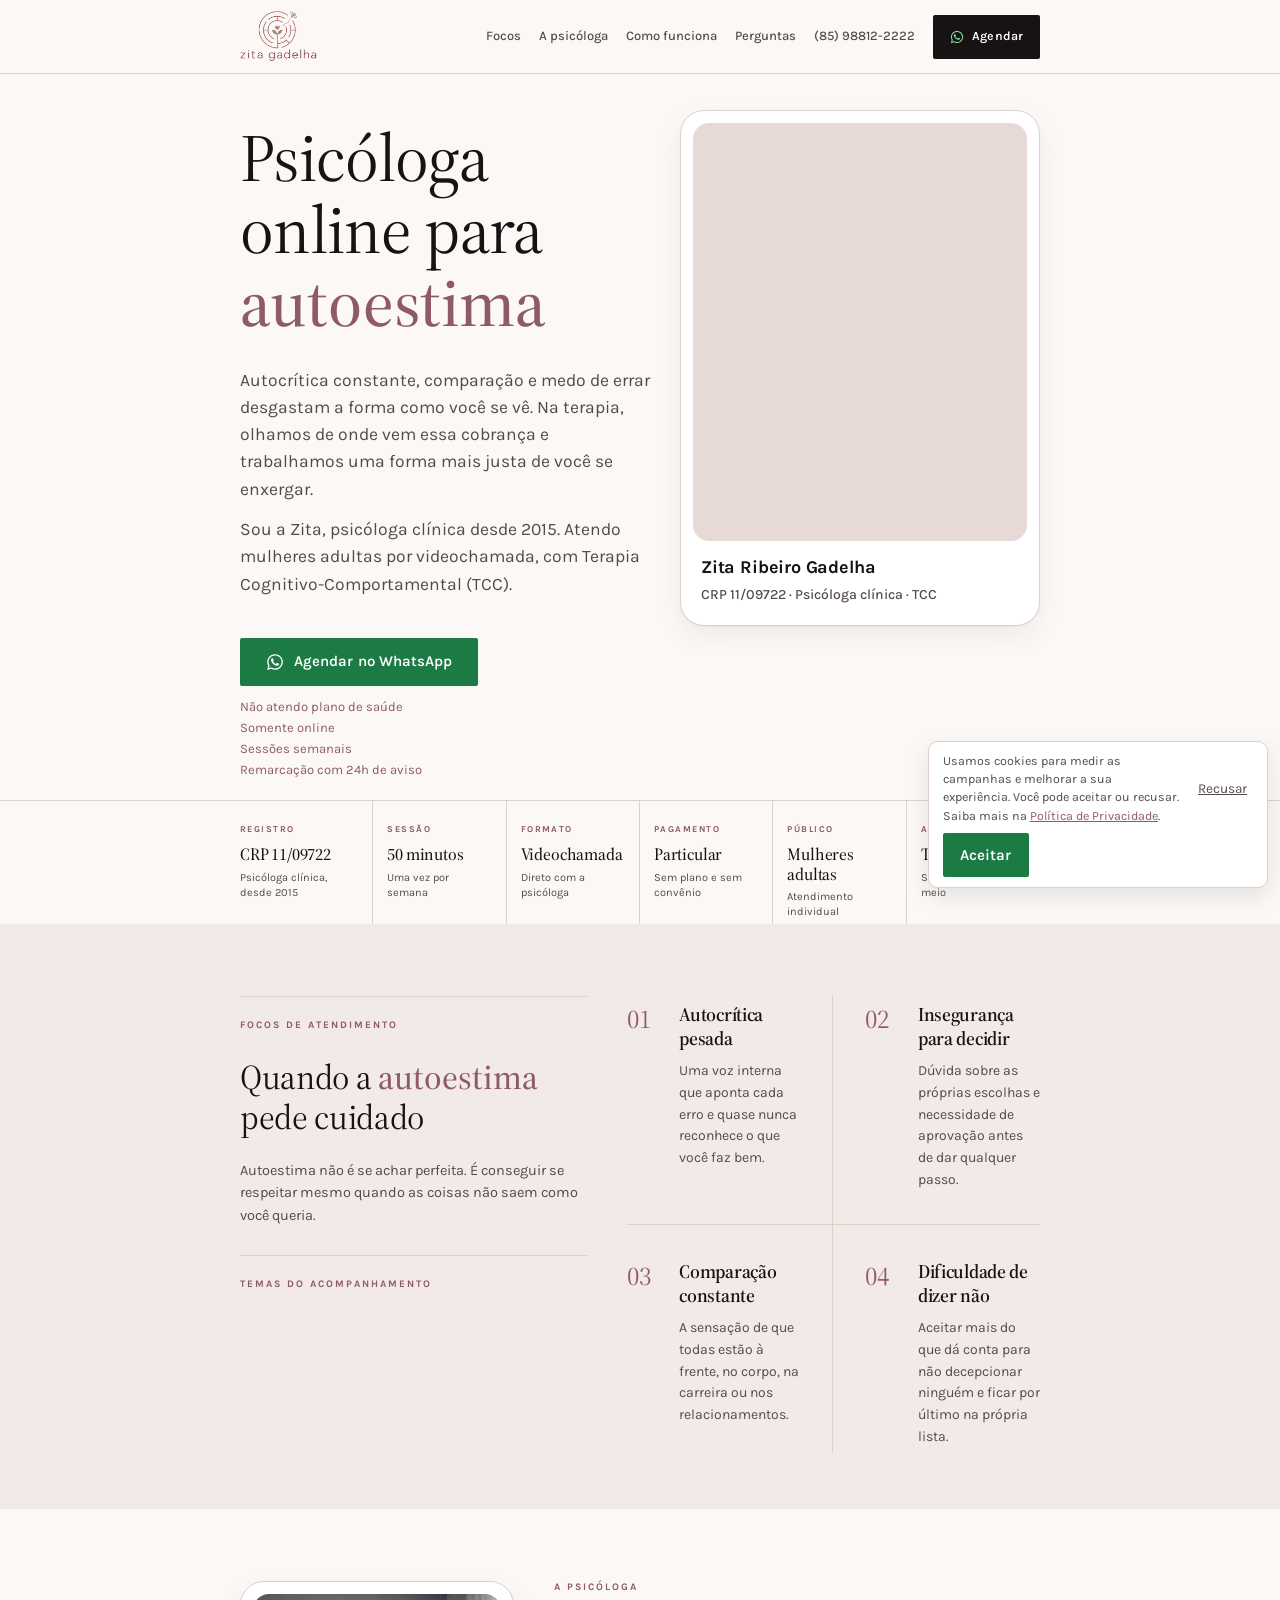
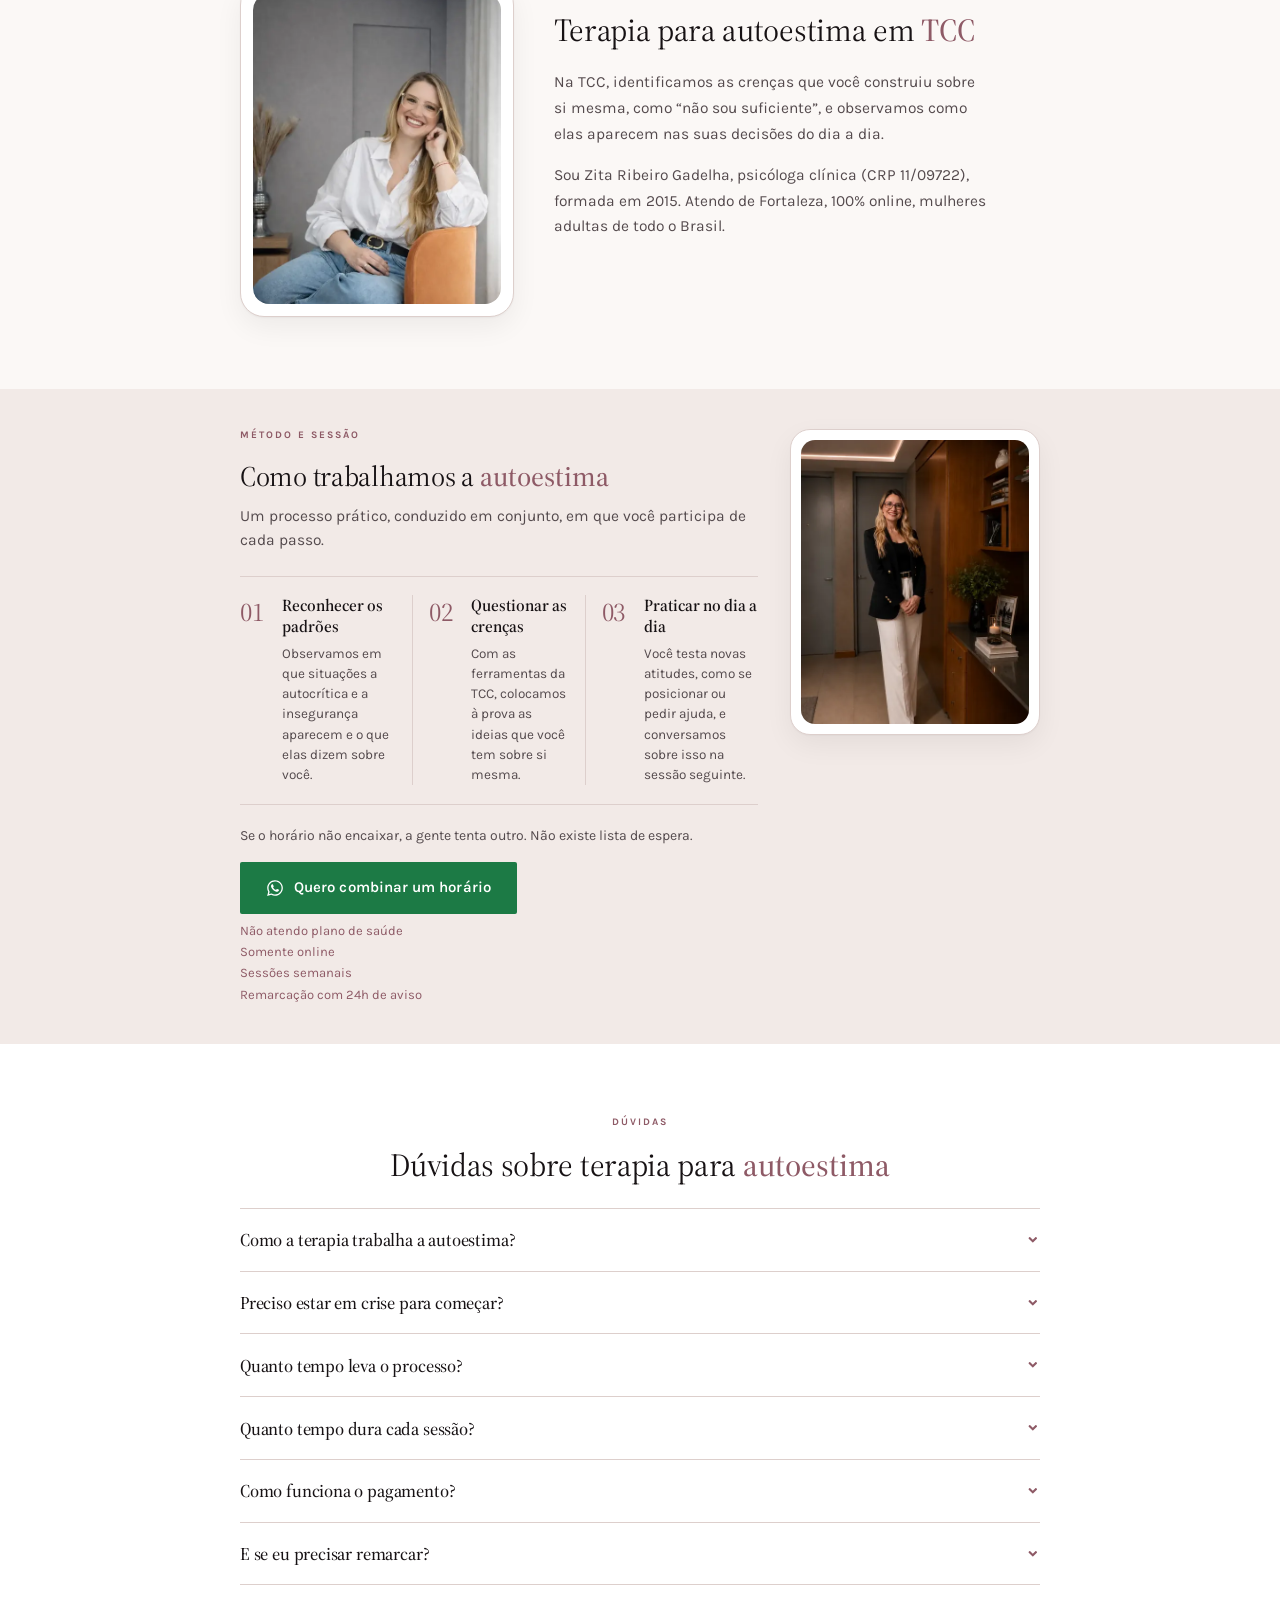
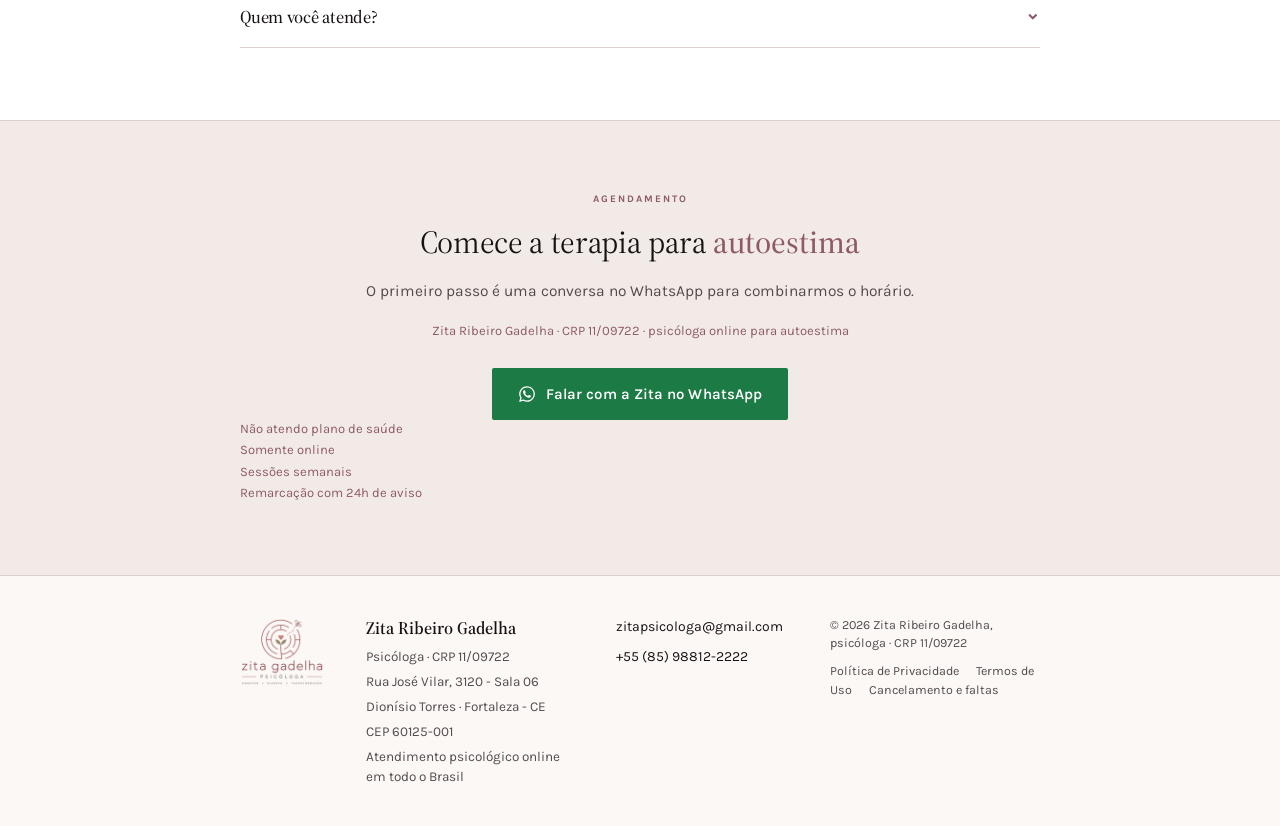
<file: psicologa-autoestima.html>
<!DOCTYPE html>
<html lang="pt-BR">
<head>
  <meta charset="UTF-8">
  <meta name="viewport" content="width=device-width, initial-scale=1.0">
  <link rel="canonical" href="https://www.zitapsi.com.br/psicologa-autoestima">
  <meta property="og:url" content="https://www.zitapsi.com.br/psicologa-autoestima">
  <meta property="og:title" content="Psicóloga Online para Autoestima | Zita Ribeiro Gadelha, CRP 11/09722">
  <meta property="og:description" content="Psicóloga online para autoestima, insegurança e autoconfiança. Atendimento particular para mulheres adultas. Zita Ribeiro Gadelha, CRP 11/09722.">
  <meta property="og:type" content="website">
  <meta property="og:locale" content="pt_BR">
  <meta property="og:image" content="https://www.zitapsi.com.br/IMG/og-zita.jpg">
  <meta property="og:image:width" content="1200">
  <meta property="og:image:height" content="630">
  <meta property="og:image:alt" content="Zita Ribeiro Gadelha, psicóloga online, CRP 11/09722">
  <meta name="twitter:card" content="summary_large_image">
  <meta name="twitter:image" content="https://www.zitapsi.com.br/IMG/og-zita.jpg">
  <link rel="alternate" type="text/markdown" href="/psicologa-autoestima.md">
  <link rel="describedby" href="/llms.txt">
  <title>Psicóloga Online para Autoestima | Zita Ribeiro Gadelha, CRP 11/09722</title>
  <meta name="description" content="Psicóloga online para autoestima, insegurança e autoconfiança. Atendimento particular para mulheres adultas. Zita Ribeiro Gadelha, CRP 11/09722.">
  <link rel="preload" as="image" type="image/webp" fetchpriority="high" href="IMG/hero-zita-mobile.webp" media="(max-width: 767px)">
  <link rel="preload" as="image" type="image/webp" fetchpriority="high" href="IMG/hero-zita.webp" media="(min-width: 768px)">
  <link rel="preload" href="fonts/karla-latin-w400-2.woff2" as="font" type="font/woff2" crossorigin>
  <link rel="preload" href="fonts/source-serif-4-display-latin-400-600.woff2" as="font" type="font/woff2" crossorigin>
  <style>
@font-face {
  font-family: "Karla";
  font-style: normal;
  font-weight: 400;
  font-display: swap;
  unicode-range: U+0100-02BA, U+02BD-02C5, U+02C7-02CC, U+02CE-02D7, U+02DD-02FF, U+0304, U+0308, U+0329, U+1D00-1DBF, U+1E00-1E9F, U+1EF2-1EFF, U+2020, U+20A0-20AB, U+20AD-20C0, U+2113, U+2C60-2C7F, U+A720-A7FF;
  src: url("fonts/karla-latin-ext-w400-1.woff2") format("woff2");
}

@font-face {
  font-family: "Karla";
  font-style: normal;
  font-weight: 400;
  font-display: swap;
  unicode-range: U+0000-00FF, U+0131, U+0152-0153, U+02BB-02BC, U+02C6, U+02DA, U+02DC, U+0304, U+0308, U+0329, U+2000-206F, U+20AC, U+2122, U+2191, U+2193, U+2212, U+2215, U+FEFF, U+FFFD;
  src: url("fonts/karla-latin-w400-2.woff2") format("woff2");
}

@font-face {
  font-family: "Karla";
  font-style: normal;
  font-weight: 500;
  font-display: swap;
  unicode-range: U+0100-02BA, U+02BD-02C5, U+02C7-02CC, U+02CE-02D7, U+02DD-02FF, U+0304, U+0308, U+0329, U+1D00-1DBF, U+1E00-1E9F, U+1EF2-1EFF, U+2020, U+20A0-20AB, U+20AD-20C0, U+2113, U+2C60-2C7F, U+A720-A7FF;
  src: url("fonts/karla-latin-ext-w400-1.woff2") format("woff2");
}

@font-face {
  font-family: "Karla";
  font-style: normal;
  font-weight: 500;
  font-display: swap;
  unicode-range: U+0000-00FF, U+0131, U+0152-0153, U+02BB-02BC, U+02C6, U+02DA, U+02DC, U+0304, U+0308, U+0329, U+2000-206F, U+20AC, U+2122, U+2191, U+2193, U+2212, U+2215, U+FEFF, U+FFFD;
  src: url("fonts/karla-latin-w400-2.woff2") format("woff2");
}

@font-face {
  font-family: "Karla";
  font-style: normal;
  font-weight: 600;
  font-display: swap;
  unicode-range: U+0100-02BA, U+02BD-02C5, U+02C7-02CC, U+02CE-02D7, U+02DD-02FF, U+0304, U+0308, U+0329, U+1D00-1DBF, U+1E00-1E9F, U+1EF2-1EFF, U+2020, U+20A0-20AB, U+20AD-20C0, U+2113, U+2C60-2C7F, U+A720-A7FF;
  src: url("fonts/karla-latin-ext-w400-1.woff2") format("woff2");
}

@font-face {
  font-family: "Karla";
  font-style: normal;
  font-weight: 600;
  font-display: swap;
  unicode-range: U+0000-00FF, U+0131, U+0152-0153, U+02BB-02BC, U+02C6, U+02DA, U+02DC, U+0304, U+0308, U+0329, U+2000-206F, U+20AC, U+2122, U+2191, U+2193, U+2212, U+2215, U+FEFF, U+FFFD;
  src: url("fonts/karla-latin-w400-2.woff2") format("woff2");
}

@font-face {
  font-family: "Karla";
  font-style: normal;
  font-weight: 700;
  font-display: swap;
  unicode-range: U+0100-02BA, U+02BD-02C5, U+02C7-02CC, U+02CE-02D7, U+02DD-02FF, U+0304, U+0308, U+0329, U+1D00-1DBF, U+1E00-1E9F, U+1EF2-1EFF, U+2020, U+20A0-20AB, U+20AD-20C0, U+2113, U+2C60-2C7F, U+A720-A7FF;
  src: url("fonts/karla-latin-ext-w400-1.woff2") format("woff2");
}

@font-face {
  font-family: "Karla";
  font-style: normal;
  font-weight: 700;
  font-display: swap;
  unicode-range: U+0000-00FF, U+0131, U+0152-0153, U+02BB-02BC, U+02C6, U+02DA, U+02DC, U+0304, U+0308, U+0329, U+2000-206F, U+20AC, U+2122, U+2191, U+2193, U+2212, U+2215, U+FEFF, U+FFFD;
  src: url("fonts/karla-latin-w400-2.woff2") format("woff2");
}

@font-face {
  font-family: "Source Serif 4";
  font-style: normal;
  font-weight: 400 600;
  font-display: optional;
  unicode-range: U+0000-00FF, U+0131, U+0152-0153, U+02BB-02BC, U+02C6, U+02DA, U+02DC, U+0304, U+0308, U+0329, U+2000-206F, U+20AC, U+2122, U+2191, U+2193, U+2212, U+2215, U+FEFF, U+FFFD;
  src: url("fonts/source-serif-4-display-latin-400-600.woff2") format("woff2");
}





  </style>
  <style>
:root{
  --paper:#FBF8F6;
  --ink:#171214;
  --ink-2:#544A4D;
  --mauve:#8E5A66;
  --rule:#DED0CD;
  --green:#1C7A45;
  --panel:#E7DAD6;
  --white:#fff;
  --container:1140px;
}
*,*::before,*::after{box-sizing:border-box}
html{scroll-behavior:smooth}
body{margin:0;font-family:"Karla",system-ui,sans-serif;color:var(--ink);background:var(--paper);line-height:1.55}
img{max-width:100%;height:auto;display:block}
a{color:inherit;text-decoration:none}
.container{width:min(100% - 2rem,var(--container));margin-inline:auto}
body.lp-ads{background:var(--paper);font-family:"Karla",system-ui,sans-serif;color:var(--ink);scroll-padding-top:5.5rem;--lp-gutter:240px}
body.lp-ads .fold-header{position:sticky;top:0;z-index:150;height:74px;box-sizing:border-box;background:var(--paper);border-bottom:1px solid var(--rule);display:flex;align-items:center;justify-content:space-between;gap:16px;padding:0 var(--lp-gutter);margin:0;box-shadow:none!important;backdrop-filter:none!important;-webkit-backdrop-filter:none!important}
body.lp-ads .fold-brand{display:inline-flex;align-items:center;flex-shrink:0;line-height:0;text-decoration:none;min-height:44px}
body.lp-ads .fold-brand__logo{width:auto;height:52px;display:block}
body.lp-ads .fold-nav__toggle{display:none;flex-direction:column;justify-content:center;gap:5px;width:44px;height:44px;margin:0;padding:10px;border:none;background:transparent;cursor:pointer;flex-shrink:0}
body.lp-ads .fold-nav__toggle-bar{display:block;width:20px;height:2px;background:var(--ink);border-radius:1px;transition:transform .2s ease,opacity .2s ease}
body.lp-ads .fold-nav__toggle[aria-expanded="true"] .fold-nav__toggle-bar:nth-child(1){transform:translateY(7px) rotate(45deg)}
body.lp-ads .fold-nav__toggle[aria-expanded="true"] .fold-nav__toggle-bar:nth-child(2){opacity:0}
body.lp-ads .fold-nav__toggle[aria-expanded="true"] .fold-nav__toggle-bar:nth-child(3){transform:translateY(-7px) rotate(-45deg)}
body.lp-ads .fold-nav-wrap{margin:0;padding:0}
body.lp-ads .fold-nav{display:flex;align-items:center;gap:18px;margin:0;padding:0;list-style:none}
body.lp-ads .fold-nav>li{margin:0;padding:0}
body.lp-ads .fold-nav a:not(.fold-header__cta){display:inline-flex;align-items:center;min-height:44px;font-family:"Karla",system-ui,sans-serif;font-weight:500;font-size:13px;color:var(--ink-2);text-decoration:none;white-space:nowrap}
body.lp-ads .fold-header__phone{display:inline-flex;align-items:center;min-height:44px;font-family:"Karla",system-ui,sans-serif;font-weight:600;font-size:13px;color:var(--ink);text-decoration:none;white-space:nowrap}
body.lp-ads .fold-header__phone:hover{color:var(--mauve)}
body.lp-ads .fold-header__cta{display:inline-flex;flex-direction:row;align-items:center;justify-content:center;gap:8px;background:var(--ink);color:#fff;font-family:"Karla",system-ui,sans-serif;font-weight:600;font-size:12.5px;letter-spacing:0.01em;padding:0 17px;border-radius:2px;border:none;box-shadow:none;min-height:44px;line-height:1;text-decoration:none;cursor:pointer}
body.lp-ads .fold-header__cta svg{width:14px;height:14px;fill:#7FE39D;flex-shrink:0;display:block}
body.lp-ads .fold{display:flex;flex-direction:column;min-height:0;height:auto;max-height:none;overflow:visible;position:relative;align-items:stretch;box-shadow:none}
body.lp-ads .fold__top{display:flex;flex:1 1 auto;min-height:0;align-items:stretch}
body.lp-ads .fold__left{flex:1 1 auto;min-width:0;height:auto;display:flex;flex-direction:column;padding:48px 24px 20px var(--lp-gutter);background:var(--paper);box-sizing:border-box}
body.lp-ads .fold__main{flex:1 1 auto;min-height:0;max-width:none;width:100%}
body.lp-ads .fold__kicker{display:flex;align-items:center;gap:12px;margin:0 0 38px;max-width:100%}
body.lp-ads .fold__kicker-text{font-family:"Karla",system-ui,sans-serif;font-weight:700;font-size:10.5px;letter-spacing:0.22em;text-transform:uppercase;color:var(--mauve);white-space:nowrap;flex-shrink:0}
body.lp-ads .fold__kicker-rule{display:none}
body.lp-ads .fold__title{margin:0 0 28px;max-width:min(100%,48rem);font-family:"Source Serif 4",Georgia,serif;font-weight:400;font-style:normal;font-size:67px;line-height:1.08;letter-spacing:-0.01em;color:var(--ink);text-align:left;font-synthesis:none;font-optical-sizing:auto;-webkit-font-smoothing:antialiased;text-rendering:optimizeLegibility}
body.lp-ads .fold__title em{font-style:normal;font-weight:500;color:var(--mauve);font-family:"Source Serif 4",Georgia,serif;font-synthesis:none;letter-spacing:0}
body.lp-ads .fold__leads{display:grid;gap:0.85rem;width:100%;max-width:min(100%,48rem);margin:0}
body.lp-ads .fold__lead{margin:0;max-width:none;font-family:"Karla",system-ui,sans-serif;font-weight:400;font-size:17.5px;line-height:1.55;color:var(--ink-2);text-align:left}
body.lp-ads .fold__lead strong{font-weight:600;color:var(--ink)}
body.lp-ads .fold__cta-row{display:flex;flex-direction:column;align-items:flex-start;gap:12px;margin-top:40px;width:100%;max-width:min(100%,48rem);font-size:inherit;line-height:1}
body.lp-ads .fold__cta{display:inline-flex;flex-direction:row;align-items:center;justify-content:center;gap:10px;background:var(--green);color:#fff;font-family:"Karla",system-ui,sans-serif;font-weight:600;font-size:15px;letter-spacing:0.005em;padding:0 26px;border-radius:2px;border:none;box-shadow:none;min-height:48px;line-height:1;text-decoration:none;cursor:pointer;flex-shrink:0}
body.lp-ads .fold__cta svg{width:18px;height:18px;fill:#fff;flex-shrink:0;display:block}
body.lp-ads .fold__micro{margin:0;max-width:none;width:auto;font-family:"Karla",system-ui,sans-serif;font-weight:400;font-size:13px;line-height:1.45;color:var(--mauve);text-align:left;white-space:normal;display:grid;gap:0.15rem}body.lp-ads .fold__micro p{margin:0}body.lp-ads .como__cta-wrap{display:flex;flex-direction:column;align-items:flex-start;gap:0.5rem}
body.lp-ads .fold__stats{flex:0 0 124px;height:124px;width:100%;margin:0;padding:0 var(--lp-gutter);border-top:1px solid var(--rule);display:grid;grid-template-columns:repeat(6,minmax(0,1fr));align-items:stretch;box-sizing:border-box}
body.lp-ads .fold__stat{padding:22px 14px 0 0;border-right:1px solid var(--rule);box-sizing:border-box}
body.lp-ads .fold__stat:not(:first-child){padding-left:14px}
body.lp-ads .fold__stat:last-child{border-right:none;padding-right:0}
body.lp-ads .fold__stat-label{margin:0 0 8px;font-family:"Karla",system-ui,sans-serif;font-weight:700;font-size:9px;letter-spacing:0.16em;text-transform:uppercase;color:var(--mauve)}
body.lp-ads .fold__stat-value{margin:0;font-family:"Source Serif 4",Georgia,serif;font-weight:500;font-size:17px;line-height:1.15;letter-spacing:-0.01em;color:var(--ink)}
body.lp-ads .fold__stat-note{margin:6px 0 0;font-family:"Karla",system-ui,sans-serif;font-weight:400;font-size:11px;line-height:1.35;color:var(--ink-2)}
body.lp-ads .fold__right{flex:0 0 calc(360px + var(--lp-gutter));width:calc(360px + var(--lp-gutter));max-width:calc(360px + var(--lp-gutter));height:auto;background:var(--paper);border-left:none;position:relative;overflow:visible;margin:0;padding:36px var(--lp-gutter) 20px 0;box-sizing:border-box;display:flex;flex-direction:column;align-items:stretch;justify-content:flex-start}
body.lp-ads .fold-card{width:100%;max-width:360px;margin:0;padding:12px;background:#fff;border:1px solid var(--rule);border-radius:24px;box-sizing:border-box;box-shadow:0 1px 2px rgba(23,18,20,.04),0 10px 28px rgba(23,18,20,.06)}
body.lp-ads .fold-card__media{width:100%;aspect-ratio:4 / 5;border-radius:16px;overflow:hidden;background:var(--panel)}
body.lp-ads .fold-card__media picture{display:block;width:100%;height:100%}
body.lp-ads .fold-card__photo{width:100%;height:100%;object-fit:cover;object-position:center 22%;display:block;transform:scale(1.1) translateY(3.5%);transform-origin:center center}
body.lp-ads .fold-card__body{padding:16px 8px 8px}
body.lp-ads .fold-card__name{margin:0;font-family:"Karla",system-ui,sans-serif;font-weight:700;font-size:18px;line-height:1.2;letter-spacing:-0.01em;color:var(--ink)}
body.lp-ads .fold-card__meta{margin:7px 0 0;font-family:"Karla",system-ui,sans-serif;font-weight:500;font-size:14px;line-height:1.4;color:var(--ink-2)}
body.lp-ads .fold-card__crp,body.lp-ads .fold-card__role{margin:0}
.btn{display:inline-flex;align-items:center;justify-content:center;gap:.5rem;flex-direction:row-reverse;background:var(--green);color:#fff;border:none;border-radius:2px;padding:.9rem 1.6rem;font-family:"Karla",system-ui,sans-serif;font-size:.95rem;font-weight:600;cursor:pointer;min-height:48px;box-shadow:none}
.btn--whatsapp{background:var(--green);box-shadow:none}
.btn svg{width:1.15rem;height:1.15rem;fill:currentColor}
body.lp-ads h1,
body.lp-ads h2,
body.lp-ads h3 {
  font-synthesis: none;
  -webkit-font-smoothing: antialiased;
  text-rendering: optimizeLegibility;
}
body.lp-ads h1 em,
body.lp-ads h2 em,
body.lp-ads h3 em {
  font-synthesis: none;
  font-style: normal;
  font-weight: 500;
}
body.lp-ads .section__title,body.lp-ads .cta-final h2{font-family:"Source Serif 4",Georgia,serif;font-weight:400;letter-spacing:-0.01em}
  </style>
  <link rel="icon" href="IMG/favicon-64.webp" type="image/webp">
  <script>
    window.dataLayer = window.dataLayer || [];
    function gtag(){dataLayer.push(arguments);}
    gtag('consent', 'default', {
      ad_storage: 'denied',
      ad_user_data: 'denied',
      ad_personalization: 'denied',
      analytics_storage: 'denied',
      wait_for_update: 500
    });
  </script>
  <script>
    (function () {
      var loaded = false;
      function loadGtm() {
        if (loaded) return;
        loaded = true;
        (function(w,d,s,l,i){w[l]=w[l]||[];w[l].push({'gtm.start':
        new Date().getTime(),event:'gtm.js'});var f=d.getElementsByTagName(s)[0],
        j=d.createElement(s),dl=l!='dataLayer'?'&l='+l:'';j.async=true;j.src=
        'https://www.googletagmanager.com/gtm.js?id='+i+dl;f.parentNode.insertBefore(j,f);
        })(window,document,'script','dataLayer','GTM-KSJ28MPD');
      }
      ['pointerdown','keydown','touchstart','scroll'].forEach(function (evt) {
        window.addEventListener(evt, loadGtm, { once: true, passive: true });
      });
      setTimeout(loadGtm, 4000);
    })();
  </script>
  <link rel="apple-touch-icon" href="IMG/apple-touch-icon.png">
</head>
<body class="lp-ads">

  <!-- Google Tag Manager (noscript) -->
  <noscript><iframe src="https://www.googletagmanager.com/ns.html?id=GTM-KSJ28MPD"
  height="0" width="0" style="display:none;visibility:hidden"></iframe></noscript>
  <!-- End Google Tag Manager (noscript) -->

  <header class="fold-header">
    <a href="#inicio" class="fold-brand">
      <img class="fold-brand__logo" src="IMG/logo-header-150.webp" srcset="IMG/logo-header-150.webp 150w, IMG/logo-header-300.webp 300w" sizes="78px" alt="Zita Gadelha, psicóloga online particular" width="120" height="80" decoding="async">
    </a>
    <button type="button" class="fold-nav__toggle" id="fold-nav-toggle" aria-expanded="false" aria-controls="fold-nav-menu" aria-label="Abrir menu de navegação">
      <span class="fold-nav__toggle-bar" aria-hidden="true"></span>
      <span class="fold-nav__toggle-bar" aria-hidden="true"></span>
      <span class="fold-nav__toggle-bar" aria-hidden="true"></span>
    </button>
    <nav id="fold-nav-menu" class="fold-nav-wrap" aria-label="Navegação principal">
      <ul class="fold-nav">
        <li class="fold-nav__sec"><a href="#dor">Focos</a></li>
        <li class="fold-nav__sec"><a href="#quemsoueu">A psicóloga</a></li>
        <li class="fold-nav__sec"><a href="#atendimento">Como funciona</a></li>
        <li class="fold-nav__sec"><a href="#faq">Perguntas</a></li>
        <li class="fold-nav__phone"><a class="fold-header__phone" href="tel:+5585988122222">(85) 98812-2222</a></li>
        <li>
          <a class="fold-header__cta" id="btn-whatsapp-header" data-wa href="https://wa.me/5585988122222?text=Ol%C3%A1.+Vim+da+p%C3%A1gina+de+psic%C3%B3loga+para+autoestima+e+gostaria+de+agendar+uma+sess%C3%A3o+com+a+Zita." target="_blank" rel="noopener noreferrer">
            <svg viewBox="0 0 448 512" aria-hidden="true"><path d="M380.9 97.1C339 55.1 283.2 32 223.9 32c-122.4 0-222 99.6-222 222 0 39.1 10.2 77.3 29.6 111L0 480l117.7-30.9c32.4 17.7 68.9 27 106.1 27h.1c122.3 0 224.1-99.6 224.1-222 0-59.3-25.2-115-67.1-157zm-157 341.6c-33.2 0-65.7-8.9-94-25.7l-6.7-4-69.8 18.3L72 359.2l-4.4-7c-18.5-29.4-28.2-63.3-28.2-98.2 0-101.7 82.8-184.5 184.6-184.5 49.3 0 95.6 19.2 130.4 54.1 34.8 34.9 56.2 81.2 56.1 130.5 0 101.8-84.9 184.6-186.6 184.6zm101.2-138.2c-5.5-2.8-32.8-16.2-37.9-18-5.1-1.9-8.8-2.8-12.5 2.8-3.7 5.6-14.3 18-17.6 21.8-3.2 3.7-6.5 4.2-12 1.4-32.6-16.3-54-29.1-75.5-66-5.7-9.8 5.7-9.1 16.3-30.3 1.8-3.7.9-6.9-.5-9.7-1.4-2.8-12.5-30.1-17.1-41.2-4.5-10.8-9.1-9.3-12.5-9.5-3.2-.2-6.9-.2-10.6-.2-3.7 0-9.7 1.4-14.8 6.9-5.1 5.6-19.4 19-19.4 46.3 0 27.3 19.9 53.7 22.6 57.4 2.8 3.7 39.1 59.7 94.8 83.8 35.2 15.2 49 16.5 66.6 13.9 10.7-1.6 32.8-13.4 37.4-26.4 4.6-13 4.6-24.1 3.2-26.4-1.3-2.5-5-3.9-10.5-6.6z"/></svg>
            <span>Agendar</span>
          </a>
        </li>
      </ul>
    </nav>
  </header>

  <!-- 1. Primeira dobra -->
  <main>
  <section class="fold" id="inicio">
    <div class="fold__top">
      <div class="fold__left">
        <div class="fold__main">
          <h1 class="fold__title">Psicóloga online para <em>autoestima</em></h1>
          <div class="fold__leads">
            <p class="fold__lead">Autocrítica constante, comparação e medo de errar desgastam a forma como você se vê. Na terapia, olhamos de onde vem essa cobrança e trabalhamos uma forma mais justa de você se enxergar.</p>
            <p class="fold__lead">Sou a Zita, psicóloga clínica desde 2015. Atendo mulheres adultas por videochamada, com Terapia Cognitivo-Comportamental (TCC).</p>
          </div>
          <div class="fold__cta-row">
            <a class="fold__cta" id="btn-whatsapp-hero" data-wa href="https://wa.me/5585988122222?text=Ol%C3%A1.+Vim+da+p%C3%A1gina+de+psic%C3%B3loga+para+autoestima+e+gostaria+de+agendar+uma+sess%C3%A3o+com+a+Zita." target="_blank" rel="noopener noreferrer">
              <svg viewBox="0 0 448 512" aria-hidden="true"><path d="M380.9 97.1C339 55.1 283.2 32 223.9 32c-122.4 0-222 99.6-222 222 0 39.1 10.2 77.3 29.6 111L0 480l117.7-30.9c32.4 17.7 68.9 27 106.1 27h.1c122.3 0 224.1-99.6 224.1-222 0-59.3-25.2-115-67.1-157zm-157 341.6c-33.2 0-65.7-8.9-94-25.7l-6.7-4-69.8 18.3L72 359.2l-4.4-7c-18.5-29.4-28.2-63.3-28.2-98.2 0-101.7 82.8-184.5 184.6-184.5 49.3 0 95.6 19.2 130.4 54.1 34.8 34.9 56.2 81.2 56.1 130.5 0 101.8-84.9 184.6-186.6 184.6zm101.2-138.2c-5.5-2.8-32.8-16.2-37.9-18-5.1-1.9-8.8-2.8-12.5 2.8-3.7 5.6-14.3 18-17.6 21.8-3.2 3.7-6.5 4.2-12 1.4-32.6-16.3-54-29.1-75.5-66-5.7-9.8 5.7-9.1 16.3-30.3 1.8-3.7.9-6.9-.5-9.7-1.4-2.8-12.5-30.1-17.1-41.2-4.5-10.8-9.1-9.3-12.5-9.5-3.2-.2-6.9-.2-10.6-.2-3.7 0-9.7 1.4-14.8 6.9-5.1 5.6-19.4 19-19.4 46.3 0 27.3 19.9 53.7 22.6 57.4 2.8 3.7 39.1 59.7 94.8 83.8 35.2 15.2 49 16.5 66.6 13.9 10.7-1.6 32.8-13.4 37.4-26.4 4.6-13 4.6-24.1 3.2-26.4-1.3-2.5-5-3.9-10.5-6.6z"/></svg>
              <span>Agendar no WhatsApp</span>
            </a>
            <div class="fold__micro">
              <p>Não atendo plano de saúde</p>
              <p>Somente online</p>
              <p>Sessões semanais</p>
              <p>Remarcação com 24h de aviso</p>
            </div>
          </div>
        </div>
      </div>
      <div class="fold__right">
        <article class="fold-card">
          <div class="fold-card__media">
            <picture>
              <source media="(max-width: 767px)" srcset="IMG/hero-zita-mobile.webp" type="image/webp" width="640" height="800">
              <img class="fold-card__photo" src="IMG/hero-zita.webp" alt="Zita Ribeiro Gadelha, psicóloga online para autoestima CRP 11/09722" width="720" height="900" fetchpriority="high" decoding="async" loading="eager">
            </picture>
          </div>
          <div class="fold-card__body">
            <p class="fold-card__name">Zita Ribeiro Gadelha</p>
            <p class="fold-card__meta">CRP 11/09722 · Psicóloga clínica · TCC</p>
          </div>
        </article>
      </div>
    </div>
    <div class="fold__stats">
      <div class="fold__stat">
        <p class="fold__stat-label">Registro</p>
        <p class="fold__stat-value">CRP 11/09722</p>
        <p class="fold__stat-note">Psicóloga clínica, desde 2015</p>
      </div>
      <div class="fold__stat">
        <p class="fold__stat-label">Sessão</p>
        <p class="fold__stat-value">50 minutos</p>
        <p class="fold__stat-note">Uma vez por semana</p>
      </div>
      <div class="fold__stat">
        <p class="fold__stat-label">Formato</p>
        <p class="fold__stat-value">Videochamada</p>
        <p class="fold__stat-note">Direto com a psicóloga</p>
      </div>
      <div class="fold__stat">
        <p class="fold__stat-label">Pagamento</p>
        <p class="fold__stat-value">Particular</p>
        <p class="fold__stat-note">Sem plano e sem convênio</p>
      </div>
      <div class="fold__stat">
        <p class="fold__stat-label">Público</p>
        <p class="fold__stat-value">Mulheres adultas</p>
        <p class="fold__stat-note">Atendimento individual</p>
      </div>
      <div class="fold__stat">
        <p class="fold__stat-label">Abordagem</p>
        <p class="fold__stat-value">TCC online</p>
        <p class="fold__stat-note">Sem plataforma no meio</p>
      </div>
    </div>
  </section>

  <!-- 2. Identificação -->
  <section class="sit" id="dor">
    <div class="sit__inner">
      <div class="sit__board">
        <div class="sit__lead">
          <div class="sit__lead-frame">
            <p class="sit__label">Focos de atendimento</p>
            <h2 class="sit__title">Quando a <em>autoestima</em> pede cuidado</h2>
            <p class="sit__intro">Autoestima não é se achar perfeita. É conseguir se respeitar mesmo quando as coisas não saem como você queria.</p>
          </div>
          <p class="sit__label sit__label--after">Temas do acompanhamento</p>
        </div>
        <div class="sit__grid" role="list">
          <div class="sit__item" role="listitem">
            <span class="sit__num" aria-hidden="true">01</span>
            <div class="sit__item-body">
              <h3>Autocrítica pesada</h3>
              <p>Uma voz interna que aponta cada erro e quase nunca reconhece o que você faz bem.</p>
            </div>
          </div>
          <div class="sit__item" role="listitem">
            <span class="sit__num" aria-hidden="true">02</span>
            <div class="sit__item-body">
              <h3>Insegurança para decidir</h3>
              <p>Dúvida sobre as próprias escolhas e necessidade de aprovação antes de dar qualquer passo.</p>
            </div>
          </div>
          <div class="sit__item" role="listitem">
            <span class="sit__num" aria-hidden="true">03</span>
            <div class="sit__item-body">
              <h3>Comparação constante</h3>
              <p>A sensação de que todas estão à frente, no corpo, na carreira ou nos relacionamentos.</p>
            </div>
          </div>
          <div class="sit__item" role="listitem">
            <span class="sit__num" aria-hidden="true">04</span>
            <div class="sit__item-body">
              <h3>Dificuldade de dizer não</h3>
              <p>Aceitar mais do que dá conta para não decepcionar ninguém e ficar por último na própria lista.</p>
            </div>
          </div>
        </div>
      </div>
    </div>
  </section>

  <!-- 3. Sobre -->
  <section class="about" id="quemsoueu">
    <div class="about__inner">
      <div class="about__board">
        <div class="about__media">
          <div class="about__frame">
            <img src="IMG/about-zita.webp" srcset="IMG/about-zita-560.webp 560w, IMG/about-zita.webp 720w" sizes="(max-width: 767px) 85vw, 270px" alt="Zita Ribeiro Gadelha, psicóloga clínica online CRP 11/09722" width="720" height="900" loading="lazy" decoding="async">
          </div>
        </div>
        <div class="about__copy">
          <p class="sit__label">A psicóloga</p>
          <h2 class="about__title">Terapia para autoestima em <em>TCC</em></h2>
          <p class="about__text">Na TCC, identificamos as crenças que você construiu sobre si mesma, como “não sou suficiente”, e observamos como elas aparecem nas suas decisões do dia a dia.</p>
          <p class="about__text">Sou Zita Ribeiro Gadelha, psicóloga clínica (CRP 11/09722), formada em 2015. Atendo de Fortaleza, 100% online, mulheres adultas de todo o Brasil.</p>
        </div>
      </div>
    </div>
  </section>

  <!-- 4. Como funciona -->
  <section class="como" id="atendimento">
    <div class="como__inner">
      <div class="como__board">
        <div class="como__copy">
          <p class="sit__label">Método e sessão</p>
          <h2 class="como__title">Como trabalhamos a <em>autoestima</em></h2>
          <p class="como__intro">Um processo prático, conduzido em conjunto, em que você participa de cada passo.</p>
          <div class="como__steps">
            <article class="como__step">
              <span class="sit__num" aria-hidden="true">01</span>
              <div>
                <h3>Reconhecer os padrões</h3>
                <p>Observamos em que situações a autocrítica e a insegurança aparecem e o que elas dizem sobre você.</p>
              </div>
            </article>
            <article class="como__step">
              <span class="sit__num" aria-hidden="true">02</span>
              <div>
                <h3>Questionar as crenças</h3>
                <p>Com as ferramentas da TCC, colocamos à prova as ideias que você tem sobre si mesma.</p>
              </div>
            </article>
            <article class="como__step">
              <span class="sit__num" aria-hidden="true">03</span>
              <div>
                <h3>Praticar no dia a dia</h3>
                <p>Você testa novas atitudes, como se posicionar ou pedir ajuda, e conversamos sobre isso na sessão seguinte.</p>
              </div>
            </article>
          </div>
          <div class="como__foot">
            <p class="como__note">Se o horário não encaixar, a gente tenta outro. Não existe lista de espera.</p>
                        <div class="como__cta-wrap">
            <a class="fold__cta" id="btn-whatsapp-atendimento" data-wa href="https://wa.me/5585988122222?text=Ol%C3%A1.+Vim+da+p%C3%A1gina+de+psic%C3%B3loga+para+autoestima+e+gostaria+de+agendar+uma+sess%C3%A3o+com+a+Zita." target="_blank" rel="noopener noreferrer">
              <svg viewBox="0 0 448 512" aria-hidden="true"><path d="M380.9 97.1C339 55.1 283.2 32 223.9 32c-122.4 0-222 99.6-222 222 0 39.1 10.2 77.3 29.6 111L0 480l117.7-30.9c32.4 17.7 68.9 27 106.1 27h.1c122.3 0 224.1-99.6 224.1-222 0-59.3-25.2-115-67.1-157zm-157 341.6c-33.2 0-65.7-8.9-94-25.7l-6.7-4-69.8 18.3L72 359.2l-4.4-7c-18.5-29.4-28.2-63.3-28.2-98.2 0-101.7 82.8-184.5 184.6-184.5 49.3 0 95.6 19.2 130.4 54.1 34.8 34.9 56.2 81.2 56.1 130.5 0 101.8-84.9 184.6-186.6 184.6zm101.2-138.2c-5.5-2.8-32.8-16.2-37.9-18-5.1-1.9-8.8-2.8-12.5 2.8-3.7 5.6-14.3 18-17.6 21.8-3.2 3.7-6.5 4.2-12 1.4-32.6-16.3-54-29.1-75.5-66-5.7-9.8 5.7-9.1 16.3-30.3 1.8-3.7.9-6.9-.5-9.7-1.4-2.8-12.5-30.1-17.1-41.2-4.5-10.8-9.1-9.3-12.5-9.5-3.2-.2-6.9-.2-10.6-.2-3.7 0-9.7 1.4-14.8 6.9-5.1 5.6-19.4 19-19.4 46.3 0 27.3 19.9 53.7 22.6 57.4 2.8 3.7 39.1 59.7 94.8 83.8 35.2 15.2 49 16.5 66.6 13.9 10.7-1.6 32.8-13.4 37.4-26.4 4.6-13 4.6-24.1 3.2-26.4-1.3-2.5-5-3.9-10.5-6.6z"/></svg>
              <span>Quero combinar um horário</span>
            </a>
            <div class="fold__micro">
              <p>Não atendo plano de saúde</p>
              <p>Somente online</p>
              <p>Sessões semanais</p>
              <p>Remarcação com 24h de aviso</p>
            </div>
            </div>
          </div>
        </div>
        <div class="como__media">
          <div class="como__frame">
            <img src="IMG/253352EB-E082-45E4-9882-0F4385DA1478_convertida_reduzida.webp" alt="Zita Ribeiro Gadelha, psicóloga por videochamada, atendimento particular" width="480" height="720" loading="lazy" decoding="async">
          </div>
        </div>
      </div>
    </div>
  </section>

  <!-- 5. FAQ -->
  <section class="ask" id="faq">
    <div class="ask__inner">
      <div class="ask__head">
        <p class="sit__label">Dúvidas</p>
        <h2 class="ask__title">Dúvidas sobre terapia para <em>autoestima</em></h2>
      </div>
      <div class="faq__list">
          <div class="faq__item">
            <button class="faq__question" type="button" aria-expanded="false">
              <span class="faq__q">Como a terapia trabalha a autoestima?</span>
              <svg class="faq__icon" viewBox="0 0 320 512" aria-hidden="true"><path d="M143 352.3L7 216.3c-9.4-9.4-9.4-24.6 0-33.9l22.6-22.6c9.4-9.4 24.6-9.4 33.9 0l96.4 96.4 96.4-96.4c9.4-9.4 24.6-9.4 33.9 0l22.6 22.6c9.4 9.4 9.4 24.6 0 33.9l-136 136c-9.2 9.4-24.4 9.4-33.8 0z"/></svg>
            </button>
            <div class="faq__answer">
              <div class="faq__answer-inner"><p>Olhando para a forma como você se avalia, de onde vêm as cobranças e como elas afetam as suas escolhas. O trabalho é feito em conjunto, sessão a sessão.</p></div>
            </div>
          </div>
          <div class="faq__item">
            <button class="faq__question" type="button" aria-expanded="false">
              <span class="faq__q">Preciso estar em crise para começar?</span>
              <svg class="faq__icon" viewBox="0 0 320 512" aria-hidden="true"><path d="M143 352.3L7 216.3c-9.4-9.4-9.4-24.6 0-33.9l22.6-22.6c9.4-9.4 24.6-9.4 33.9 0l96.4 96.4 96.4-96.4c9.4-9.4 24.6-9.4 33.9 0l22.6 22.6c9.4 9.4 9.4 24.6 0 33.9l-136 136c-9.2 9.4-24.4 9.4-33.8 0z"/></svg>
            </button>
            <div class="faq__answer">
              <div class="faq__answer-inner"><p>Não. Muitas mulheres procuram a terapia para se conhecer melhor, decidir com mais segurança ou cuidar dos relacionamentos.</p></div>
            </div>
          </div>
          <div class="faq__item">
            <button class="faq__question" type="button" aria-expanded="false">
              <span class="faq__q">Quanto tempo leva o processo?</span>
              <svg class="faq__icon" viewBox="0 0 320 512" aria-hidden="true"><path d="M143 352.3L7 216.3c-9.4-9.4-9.4-24.6 0-33.9l22.6-22.6c9.4-9.4 24.6-9.4 33.9 0l96.4 96.4 96.4-96.4c9.4-9.4 24.6-9.4 33.9 0l22.6 22.6c9.4 9.4 9.4 24.6 0 33.9l-136 136c-9.2 9.4-24.4 9.4-33.8 0z"/></svg>
            </button>
            <div class="faq__answer">
              <div class="faq__answer-inner"><p>Depende de cada pessoa e do que você quer trabalhar. Ao longo das sessões, revisamos juntas como o processo está andando.</p></div>
            </div>
          </div>
          <div class="faq__item">
            <button class="faq__question" type="button" aria-expanded="false">
              <span class="faq__q">Quanto tempo dura cada sessão?</span>
              <svg class="faq__icon" viewBox="0 0 320 512" aria-hidden="true"><path d="M143 352.3L7 216.3c-9.4-9.4-9.4-24.6 0-33.9l22.6-22.6c9.4-9.4 24.6-9.4 33.9 0l96.4 96.4 96.4-96.4c9.4-9.4 24.6-9.4 33.9 0l22.6 22.6c9.4 9.4 9.4 24.6 0 33.9l-136 136c-9.2 9.4-24.4 9.4-33.8 0z"/></svg>
            </button>
            <div class="faq__answer">
              <div class="faq__answer-inner"><p>Cada sessão dura 50 minutos e acontece uma vez por semana, por videochamada no Google Meet, no horário que combinamos.</p></div>
            </div>
          </div>
          <div class="faq__item">
            <button class="faq__question" type="button" aria-expanded="false">
              <span class="faq__q">Como funciona o pagamento?</span>
              <svg class="faq__icon" viewBox="0 0 320 512" aria-hidden="true"><path d="M143 352.3L7 216.3c-9.4-9.4-9.4-24.6 0-33.9l22.6-22.6c9.4-9.4 24.6-9.4 33.9 0l96.4 96.4 96.4-96.4c9.4-9.4 24.6-9.4 33.9 0l22.6 22.6c9.4 9.4 9.4 24.6 0 33.9l-136 136c-9.2 9.4-24.4 9.4-33.8 0z"/></svg>
            </button>
            <div class="faq__answer">
              <div class="faq__answer-inner"><p>O atendimento é particular. O valor eu passo no WhatsApp, e o pagamento é antecipado, por Pix ou cartão, no formato mensal ou quinzenal.</p></div>
            </div>
          </div>
          <div class="faq__item" id="faq-cancelamento">
            <button class="faq__question" type="button" aria-expanded="false">
              <span class="faq__q">E se eu precisar remarcar?</span>
              <svg class="faq__icon" viewBox="0 0 320 512" aria-hidden="true"><path d="M143 352.3L7 216.3c-9.4-9.4-9.4-24.6 0-33.9l22.6-22.6c9.4-9.4 24.6-9.4 33.9 0l96.4 96.4 96.4-96.4c9.4-9.4 24.6-9.4 33.9 0l22.6 22.6c9.4 9.4 9.4 24.6 0 33.9l-136 136c-9.2 9.4-24.4 9.4-33.8 0z"/></svg>
            </button>
            <div class="faq__answer">
              <div class="faq__answer-inner"><p>Basta avisar no WhatsApp com pelo menos 24 horas de antecedência. Sem esse aviso, ou em caso de falta, a sessão é considerada realizada.</p></div>
            </div>
          </div>
          <div class="faq__item">
            <button class="faq__question" type="button" aria-expanded="false">
              <span class="faq__q">Quem você atende?</span>
              <svg class="faq__icon" viewBox="0 0 320 512" aria-hidden="true"><path d="M143 352.3L7 216.3c-9.4-9.4-9.4-24.6 0-33.9l22.6-22.6c9.4-9.4 24.6-9.4 33.9 0l96.4 96.4 96.4-96.4c9.4-9.4 24.6-9.4 33.9 0l22.6 22.6c9.4 9.4 9.4 24.6 0 33.9l-136 136c-9.2 9.4-24.4 9.4-33.8 0z"/></svg>
            </button>
            <div class="faq__answer">
              <div class="faq__answer-inner"><p>Somente mulheres adultas, em sessão individual.</p></div>
            </div>
          </div>
      </div>
    </div>
  </section>

  <!-- 6. Fechamento -->
  <section class="close" id="agendamento">
    <div class="close__inner">
      <div class="close__copy">
        <p class="sit__label">Agendamento</p>
        <h2 class="close__title">Comece a terapia para <em>autoestima</em></h2>
        <p class="close__text">O primeiro passo é uma conversa no WhatsApp para combinarmos o horário.</p>
        <p class="close__meta">Zita Ribeiro Gadelha · CRP 11/09722 · psicóloga online para autoestima</p>
        <a class="fold__cta" id="btn-whatsapp-final" data-wa href="https://wa.me/5585988122222?text=Ol%C3%A1.+Vim+da+p%C3%A1gina+de+psic%C3%B3loga+para+autoestima+e+gostaria+de+agendar+uma+sess%C3%A3o+com+a+Zita." target="_blank" rel="noopener noreferrer">
          <svg viewBox="0 0 448 512" aria-hidden="true"><path d="M380.9 97.1C339 55.1 283.2 32 223.9 32c-122.4 0-222 99.6-222 222 0 39.1 10.2 77.3 29.6 111L0 480l117.7-30.9c32.4 17.7 68.9 27 106.1 27h.1c122.3 0 224.1-99.6 224.1-222 0-59.3-25.2-115-67.1-157zm-157 341.6c-33.2 0-65.7-8.9-94-25.7l-6.7-4-69.8 18.3L72 359.2l-4.4-7c-18.5-29.4-28.2-63.3-28.2-98.2 0-101.7 82.8-184.5 184.6-184.5 49.3 0 95.6 19.2 130.4 54.1 34.8 34.9 56.2 81.2 56.1 130.5 0 101.8-84.9 184.6-186.6 184.6zm101.2-138.2c-5.5-2.8-32.8-16.2-37.9-18-5.1-1.9-8.8-2.8-12.5 2.8-3.7 5.6-14.3 18-17.6 21.8-3.2 3.7-6.5 4.2-12 1.4-32.6-16.3-54-29.1-75.5-66-5.7-9.8 5.7-9.1 16.3-30.3 1.8-3.7.9-6.9-.5-9.7-1.4-2.8-12.5-30.1-17.1-41.2-4.5-10.8-9.1-9.3-12.5-9.5-3.2-.2-6.9-.2-10.6-.2-3.7 0-9.7 1.4-14.8 6.9-5.1 5.6-19.4 19-19.4 46.3 0 27.3 19.9 53.7 22.6 57.4 2.8 3.7 39.1 59.7 94.8 83.8 35.2 15.2 49 16.5 66.6 13.9 10.7-1.6 32.8-13.4 37.4-26.4 4.6-13 4.6-24.1 3.2-26.4-1.3-2.5-5-3.9-10.5-6.6z"/></svg>
          <span>Falar com a Zita no WhatsApp</span>
        </a>
        <div class="fold__micro">
          <p>Não atendo plano de saúde</p>
          <p>Somente online</p>
          <p>Sessões semanais</p>
          <p>Remarcação com 24h de aviso</p>
        </div>
      </div>
    </div>
  </section>

  </main>

  <footer class="foot">
    <div class="foot__inner">
      <div class="foot__brand">
        <img class="foot__logo" src="IMG/logo-footer-180.webp" srcset="IMG/logo-footer-180.webp 180w, IMG/logo-footer-300.webp 300w" sizes="90px" alt="Zita Gadelha, psicóloga online particular" width="140" height="116" loading="lazy">
      </div>
      <address class="foot__nap">
        <strong>Zita Ribeiro Gadelha</strong>
        <span>Psicóloga · CRP 11/09722</span>
        <span>Rua José Vilar, 3120 - Sala 06</span>
        <span>Dionísio Torres · Fortaleza - CE</span>
        <span>CEP 60125-001</span>
        <span>Atendimento psicológico online em todo o Brasil</span>
      </address>
      <div class="foot__contact">
        <a href="mailto:zitapsicologa@gmail.com">zitapsicologa@gmail.com</a>
        <a href="tel:+5585988122222">+55 (85) 98812-2222</a>
      </div>
      <div class="foot__legal">
        <p>© <span id="footer-year">2026</span> Zita Ribeiro Gadelha, psicóloga · CRP 11/09722</p>
        <p>
          <a href="privacy-policy.html">Política de Privacidade</a>
          <a href="terms-of-use.html">Termos de Uso</a>
          <a href="#faq-cancelamento">Cancelamento e faltas</a>
        </p>
      </div>
    </div>
  </footer>

  <div id="cookie-banner" class="cookie-banner" hidden role="dialog" aria-label="Aviso de cookies">
    <p>Usamos cookies para medir as campanhas e melhorar a sua experiência. Você pode aceitar ou recusar. Saiba mais na <a href="privacy-policy.html">Política de Privacidade</a>.</p>
    <button type="button" id="cookie-refuse" class="cookie-banner__refuse">Recusar</button>
    <button type="button" id="cookie-accept" class="btn btn--sm btn--whatsapp">Aceitar</button>
  </div>

  <a class="whatsapp-float" id="btn-whatsapp-float" data-wa href="https://wa.me/5585988122222?text=Ol%C3%A1.+Vim+da+p%C3%A1gina+de+psic%C3%B3loga+para+autoestima+e+gostaria+de+agendar+uma+sess%C3%A3o+com+a+Zita." target="_blank" rel="noopener noreferrer" aria-label="Abrir WhatsApp">
    <svg viewBox="0 0 448 512" aria-hidden="true"><path d="M380.9 97.1C339 55.1 283.2 32 223.9 32c-122.4 0-222 99.6-222 222 0 39.1 10.2 77.3 29.6 111L0 480l117.7-30.9c32.4 17.7 68.9 27 106.1 27h.1c122.3 0 224.1-99.6 224.1-222 0-59.3-25.2-115-67.1-157zm-157 341.6c-33.2 0-65.7-8.9-94-25.7l-6.7-4-69.8 18.3L72 359.2l-4.4-7c-18.5-29.4-28.2-63.3-28.2-98.2 0-101.7 82.8-184.5 184.6-184.5 49.3 0 95.6 19.2 130.4 54.1 34.8 34.9 56.2 81.2 56.1 130.5 0 101.8-84.9 184.6-186.6 184.6zm101.2-138.2c-5.5-2.8-32.8-16.2-37.9-18-5.1-1.9-8.8-2.8-12.5 2.8-3.7 5.6-14.3 18-17.6 21.8-3.2 3.7-6.5 4.2-12 1.4-32.6-16.3-54-29.1-75.5-66-5.7-9.8 5.7-9.1 16.3-30.3 1.8-3.7.9-6.9-.5-9.7-1.4-2.8-12.5-30.1-17.1-41.2-4.5-10.8-9.1-9.3-12.5-9.5-3.2-.2-6.9-.2-10.6-.2-3.7 0-9.7 1.4-14.8 6.9-5.1 5.6-19.4 19-19.4 46.3 0 27.3 19.9 53.7 22.6 57.4 2.8 3.7 39.1 59.7 94.8 83.8 35.2 15.2 49 16.5 66.6 13.9 10.7-1.6 32.8-13.4 37.4-26.4 4.6-13 4.6-24.1 3.2-26.4-1.3-2.5-5-3.9-10.5-6.6z"/></svg>
  </a>

  <script type="application/ld+json">
  {
    "@context": "https://schema.org",
    "@type": "ProfessionalService",
    "name": "Zita Ribeiro Gadelha - Psicóloga Online para Autoestima",
    "description": "Psicóloga online para autoestima, insegurança e autoconfiança. Atendimento particular para mulheres adultas. Zita Ribeiro Gadelha, CRP 11/09722.",
    "url": "https://www.zitapsi.com.br/psicologa-autoestima",
    "telephone": "+55-85-98812-2222",
    "email": "zitapsicologa@gmail.com",
    "address": {
      "@type": "PostalAddress",
      "streetAddress": "Rua José Vilar, 3120, Sala 06",
      "addressLocality": "Fortaleza",
      "addressRegion": "CE",
      "postalCode": "60125-001",
      "addressCountry": "BR"
    },
    "areaServed": "BR",
    "priceRange": "$$",
    "image": "https://www.zitapsi.com.br/IMG/hero-zita.webp"
  }
  </script>
  <script type="application/ld+json">
  {
    "@context": "https://schema.org",
    "@type": "FAQPage",
    "mainEntity": [
      {
        "@type": "Question",
        "name": "Como a terapia trabalha a autoestima?",
        "acceptedAnswer": {
          "@type": "Answer",
          "text": "Olhando para a forma como você se avalia, de onde vêm as cobranças e como elas afetam as suas escolhas. O trabalho é feito em conjunto, sessão a sessão."
        }
      },
      {
        "@type": "Question",
        "name": "Preciso estar em crise para começar?",
        "acceptedAnswer": {
          "@type": "Answer",
          "text": "Não. Muitas mulheres procuram a terapia para se conhecer melhor, decidir com mais segurança ou cuidar dos relacionamentos."
        }
      },
      {
        "@type": "Question",
        "name": "Quanto tempo leva o processo?",
        "acceptedAnswer": {
          "@type": "Answer",
          "text": "Depende de cada pessoa e do que você quer trabalhar. Ao longo das sessões, revisamos juntas como o processo está andando."
        }
      },
      {
        "@type": "Question",
        "name": "Quanto tempo dura cada sessão?",
        "acceptedAnswer": {
          "@type": "Answer",
          "text": "Cada sessão dura 50 minutos e acontece uma vez por semana, por videochamada no Google Meet, no horário que combinamos."
        }
      },
      {
        "@type": "Question",
        "name": "Como funciona o pagamento?",
        "acceptedAnswer": {
          "@type": "Answer",
          "text": "O atendimento é particular. O valor eu passo no WhatsApp, e o pagamento é antecipado, por Pix ou cartão, no formato mensal ou quinzenal."
        }
      },
      {
        "@type": "Question",
        "name": "E se eu precisar remarcar?",
        "acceptedAnswer": {
          "@type": "Answer",
          "text": "Basta avisar no WhatsApp com pelo menos 24 horas de antecedência. Sem esse aviso, ou em caso de falta, a sessão é considerada realizada."
        }
      },
      {
        "@type": "Question",
        "name": "Quem você atende?",
        "acceptedAnswer": {
          "@type": "Answer",
          "text": "Somente mulheres adultas, em sessão individual."
        }
      }
    ]
  }
  </script>
    <style>
    body.lp-ads {
      color: var(--ink);
      background: var(--paper);
      --lp-gutter: 240px;
    }
    body.lp-ads .section--situacoes,
    body.lp-ads .section--como,
    body.lp-ads #faq {
      background: #fff;
    }
    body.lp-ads .sit {
      background: #F2EAE7;
      color: #171214;
      margin: 0;
      padding: 0;
    }
    body.lp-ads .friction {
      background: #FBF8F6;
      border-top: 1px solid #DDCFCC;
      border-bottom: 1px solid #DDCFCC;
      margin: 0;
      padding: 0;
    }
    body.lp-ads .friction__inner {
      display: grid;
      grid-template-columns: repeat(3, minmax(0, 1fr));
      gap: 0;
      padding: 1.1rem var(--lp-gutter);
      box-sizing: border-box;
    }
    body.lp-ads .friction__item {
      margin: 0;
      padding: 0.35rem 1.25rem 0.35rem 0;
      border-right: 1px solid #DDCFCC;
      font-family: "Karla", system-ui, sans-serif;
      font-size: 14px;
      line-height: 1.45;
      color: #544A4D;
    }
    body.lp-ads .friction__item:last-child {
      border-right: none;
      padding-right: 0;
    }
    body.lp-ads .friction__item:not(:first-child) {
      padding-left: 1.25rem;
    }
    body.lp-ads .friction__item strong {
      color: #171214;
      font-weight: 600;
    }
    body.lp-ads .faq__list {
      display: flex;
      flex-direction: column;
      gap: 0;
      max-width: none;
      margin: 0;
    }
    body.lp-ads .faq__item {
      overflow: hidden;
    }
    body.lp-ads .faq__question {
      width: 100%;
      display: flex;
      align-items: center;
      justify-content: space-between;
      gap: 1rem;
      min-height: 44px;
      background: none;
      border: none;
      cursor: pointer;
      text-align: left;
    }
    body.lp-ads .faq__icon {
      width: 0.85rem;
      height: 0.85rem;
      transition: transform 0.3s;
    }
    body.lp-ads .faq__item.is-open .faq__icon {
      transform: rotate(180deg);
    }
    body.lp-ads .faq__answer {
      display: grid;
      grid-template-rows: 0fr;
      transition: grid-template-rows 0.35s ease;
    }
    body.lp-ads .faq__item.is-open .faq__answer {
      grid-template-rows: 1fr;
    }
    body.lp-ads .faq__answer-inner {
      overflow: hidden;
    }
    body.lp-ads .cookie-banner {
      position: fixed;
      right: 12px;
      left: auto;
      bottom: 12px;
      z-index: 120;
      flex-wrap: wrap;
      align-items: center;
      justify-content: space-between;
      gap: 0.5rem 0.75rem;
      padding: 0.65rem 0.85rem;
      max-width: min(340px, calc(100vw - 24px));
      margin-inline: 0;
      background: #fff;
      border: 1px solid #DDCFCC;
      border-radius: 10px;
      box-shadow: 0 8px 24px rgba(0, 0, 0, 0.1);
    }
    body.lp-ads .cookie-banner__refuse {
      background: none;
      border: 0;
      padding: 0 0.4rem;
      min-height: 44px;
      font: inherit;
      font-size: 0.85rem;
      color: #544A4D;
      text-decoration: underline;
      cursor: pointer;
    }
    body.lp-ads.has-cookie-banner {
      padding-bottom: 0;
    }
    body.lp-ads .cookie-banner:not([hidden]) {
      display: flex;
    }
    body.lp-ads .cookie-banner[hidden] {
      display: none !important;
    }
    body.lp-ads .cookie-banner p {
      margin: 0;
      flex: 1 1 180px;
      font-size: 0.78rem;
      line-height: 1.45;
      color: #544A4D;
    }
    body.lp-ads .cookie-banner a {
      color: #8E5A66;
      text-decoration: underline;
    }
    body.lp-ads .btn--sm {
      min-height: 44px;
      padding: 0 1.1rem;
    }
    body.lp-ads .sit__inner {
      padding: 72px var(--lp-gutter) 0;
      box-sizing: border-box;
    }
    body.lp-ads .sit__board {
      display: grid;
      grid-template-columns: minmax(320px, 1.05fr) minmax(0, 1.25fr);
      column-gap: 40px;
      align-items: start;
      padding-bottom: 56px;
    }
    body.lp-ads .sit__lead-frame {
      border-top: 1px solid #DDCFCC;
      border-bottom: 1px solid #DDCFCC;
      padding: 22px 0 28px;
    }
    body.lp-ads .sit__label {
      margin: 0 0 26px;
      font-family: "Karla", system-ui, sans-serif;
      font-weight: 700;
      font-size: 10px;
      letter-spacing: 0.2em;
      text-transform: uppercase;
      color: #8E5A66;
      line-height: 1.3;
    }
    body.lp-ads .sit__label--after {
      margin: 22px 0 0;
    }
    body.lp-ads .sit__title {
      margin: 0 0 22px;
      max-width: none;
      font-family: "Source Serif 4", Georgia, serif;
      font-weight: 400;
      font-size: clamp(2rem, 2.7vw, 2.7rem);
      line-height: 1.15;
      letter-spacing: -0.01em;
      color: #171214;
      font-synthesis: none;
      -webkit-font-smoothing: antialiased;
      text-wrap: balance;
    }
    body.lp-ads .sit__title em {
      font-style: normal;
      font-weight: 500;
      color: #8E5A66;
      font-synthesis: none;
      letter-spacing: 0;
    }
    body.lp-ads .sit__intro {
      margin: 0;
      max-width: none;
      font-family: "Karla", system-ui, sans-serif;
      font-weight: 400;
      font-size: 14.5px;
      line-height: 1.55;
      color: #544A4D;
    }
    body.lp-ads .sit__grid {
      display: grid;
      grid-template-columns: 1fr 1fr;
      align-items: stretch;
    }
    body.lp-ads .sit__item {
      display: grid;
      grid-template-columns: 2.4rem minmax(0, 1fr);
      column-gap: 14px;
      padding: 6px 32px 34px 0;
      border-bottom: 1px solid #DDCFCC;
      box-sizing: border-box;
    }
    body.lp-ads .sit__item:nth-child(odd) {
      border-right: 1px solid #DDCFCC;
      padding-right: 32px;
    }
    body.lp-ads .sit__item:nth-child(even) {
      padding-left: 32px;
      padding-right: 0;
    }
    body.lp-ads .sit__item:nth-child(n + 3) {
      border-bottom: none;
      padding-top: 34px;
      padding-bottom: 6px;
    }
    body.lp-ads .sit__num {
      font-family: "Source Serif 4", Georgia, serif;
      font-weight: 400;
      font-size: 1.65rem;
      line-height: 1;
      letter-spacing: -0.01em;
      color: #8E5A66;
      padding-top: 0.15em;
    }
    body.lp-ads .sit__item-body h3 {
      margin: 0 0 10px;
      font-family: "Source Serif 4", Georgia, serif;
      font-weight: 600;
      font-size: 1.2rem;
      line-height: 1.25;
      letter-spacing: -0.015em;
      color: #171214;
    }
    body.lp-ads .sit__item-body p {
      margin: 0;
      font-family: "Karla", system-ui, sans-serif;
      font-weight: 400;
      font-size: 14px;
      line-height: 1.55;
      color: #544A4D;
    }
    body.lp-ads .about {
      background: #FBF8F6;
      margin: 0;
      padding: 0;
    }
    body.lp-ads .about__inner {
      padding: 72px var(--lp-gutter);
      box-sizing: border-box;
    }
    body.lp-ads .about__board {
      display: grid;
      grid-template-columns: minmax(220px, 0.72fr) minmax(0, 1.28fr);
      column-gap: 40px;
      align-items: start;
    }
    body.lp-ads .about__frame {
      padding: 12px;
      background: #fff;
      border: 1px solid #DDCFCC;
      border-radius: 24px;
      box-shadow: 0 1px 2px rgba(23,18,20,.04), 0 10px 28px rgba(23,18,20,.06);
      box-sizing: border-box;
    }
    body.lp-ads .about__frame img {
      width: 100%;
      aspect-ratio: 4 / 5;
      object-fit: cover;
      object-position: center 20%;
      border-radius: 16px;
      display: block;
    }
    body.lp-ads .about__title {
      margin: 0 0 1.35rem;
      max-width: none;
      font-family: "Source Serif 4", Georgia, serif;
      font-weight: 400;
      font-size: clamp(1.9rem, 2.5vw, 2.45rem);
      line-height: 1.15;
      letter-spacing: -0.01em;
      color: #171214;
      font-synthesis: none;
      -webkit-font-smoothing: antialiased;
      text-wrap: balance;
    }
    body.lp-ads .about__title em {
      font-style: normal;
      font-weight: 500;
      color: #8E5A66;
      font-synthesis: none;
      letter-spacing: 0;
    }
    body.lp-ads .about__text {
      margin: 0 0 1rem;
      max-width: 48ch;
      font-family: "Karla", system-ui, sans-serif;
      font-size: 15.5px;
      line-height: 1.65;
      color: #544A4D;
    }
    body.lp-ads .about__text:last-child {
      margin-bottom: 0;
    }
    body.lp-ads .como {
      background: #F2EAE7;
      margin: 0;
      padding: 0;
    }
    body.lp-ads .como__inner {
      padding: 40px var(--lp-gutter);
      box-sizing: border-box;
    }
    body.lp-ads .como__board {
      display: grid;
      grid-template-columns: minmax(0, 1.35fr) minmax(200px, 0.65fr);
      column-gap: 2rem;
      align-items: start;
    }
    body.lp-ads .como__copy {
      max-width: none;
      min-width: 0;
    }
    body.lp-ads .como .sit__label {
      margin-bottom: 0.75rem;
    }
    body.lp-ads .como__title {
      margin: 0 0 0.75rem;
      max-width: none;
      font-family: "Source Serif 4", Georgia, serif;
      font-weight: 400;
      font-size: clamp(1.75rem, 2.2vw, 2.25rem);
      line-height: 1.15;
      letter-spacing: -0.01em;
      color: #171214;
      font-synthesis: none;
      -webkit-font-smoothing: antialiased;
    }
    body.lp-ads .como__title em {
      font-style: normal;
      font-weight: 500;
      color: #8E5A66;
      font-synthesis: none;
      letter-spacing: 0;
    }
    body.lp-ads .como__intro {
      margin: 0 0 1.5rem;
      max-width: none;
      font-family: "Karla", system-ui, sans-serif;
      font-size: 15.5px;
      line-height: 1.55;
      color: #544A4D;
    }
    body.lp-ads .como__media {
      position: sticky;
      top: 6rem;
    }
    body.lp-ads .como__frame {
      padding: 10px;
      background: #fff;
      border: 1px solid #DDCFCC;
      border-radius: 20px;
      box-shadow: 0 1px 2px rgba(23,18,20,.04), 0 10px 28px rgba(23,18,20,.06);
      box-sizing: border-box;
      max-width: 320px;
      margin-left: auto;
    }
    body.lp-ads .como__frame img {
      width: 100%;
      aspect-ratio: 4 / 5;
      object-fit: cover;
      object-position: center top;
      border-radius: 14px;
      display: block;
    }
    body.lp-ads .como__steps {
      display: grid;
      grid-template-columns: repeat(3, minmax(0, 1fr));
      gap: 0;
      margin: 0;
      padding: 1.15rem 0;
      border-top: 1px solid #DDCFCC;
      border-bottom: 1px solid #DDCFCC;
    }
    body.lp-ads .como__step {
      display: grid;
      grid-template-columns: 2rem minmax(0, 1fr);
      column-gap: 10px;
      padding: 0 1rem 0 0;
      border-right: 1px solid #DDCFCC;
      box-sizing: border-box;
    }
    body.lp-ads .como__step:last-child {
      border-right: none;
      padding-right: 0;
    }
    body.lp-ads .como__step:not(:first-child) {
      padding-left: 1rem;
    }
    body.lp-ads .como__step h3 {
      margin: 0 0 0.4rem;
      font-family: "Source Serif 4", Georgia, serif;
      font-weight: 600;
      font-size: 1.05rem;
      line-height: 1.25;
      color: #171214;
    }
    body.lp-ads .como__step p {
      margin: 0;
      font-family: "Karla", system-ui, sans-serif;
      font-size: 13.5px;
      line-height: 1.5;
      color: #544A4D;
    }
    body.lp-ads .como__foot {
      display: flex;
      flex-wrap: wrap;
      align-items: center;
      justify-content: space-between;
      gap: 1rem 1.25rem;
      margin-top: 1.25rem;
      padding-top: 0;
      border-top: none;
    }
    body.lp-ads .como__note {
      margin: 0;
      flex: 1 1 14rem;
      max-width: none;
      font-family: "Karla", system-ui, sans-serif;
      font-size: 14px;
      line-height: 1.5;
      color: #544A4D;
    }
    body.lp-ads .ask {
      background: #FBF8F6;
      margin: 0;
      padding: 0;
    }
    body.lp-ads .ask__inner {
      padding: 72px var(--lp-gutter);
      box-sizing: border-box;
    }
    body.lp-ads .ask__head {
      max-width: min(100%, 52rem);
      margin: 0 auto 1.5rem;
      text-align: center;
    }
    body.lp-ads .ask__title {
      margin: 0;
      max-width: none;
      font-family: "Source Serif 4", Georgia, serif;
      font-weight: 400;
      font-size: clamp(1.9rem, 2.5vw, 2.45rem);
      line-height: 1.15;
      letter-spacing: -0.01em;
      color: #171214;
      text-wrap: balance;
      font-synthesis: none;
      -webkit-font-smoothing: antialiased;
    }
    body.lp-ads .ask__title em {
      font-style: normal;
      font-weight: 500;
      color: #8E5A66;
      font-synthesis: none;
      letter-spacing: 0;
    }
    body.lp-ads .faq__list {
      max-width: none;
      margin: 0;
      gap: 0;
    }
    body.lp-ads .faq__item {
      background: transparent;
      border: none;
      border-radius: 0;
      box-shadow: none;
      border-top: 1px solid #DDCFCC;
      overflow: hidden;
    }
    body.lp-ads .faq__item:last-child {
      border-bottom: 1px solid #DDCFCC;
    }
    body.lp-ads .faq__item + .faq__item {
      margin-top: 0;
    }
    body.lp-ads .faq__question {
      padding: 1.15rem 0;
      font-family: "Source Serif 4", Georgia, serif;
      font-size: 1.12rem;
      font-weight: 500;
      color: #171214;
      gap: 1rem;
    }
    body.lp-ads .faq__question:hover,
    body.lp-ads .faq__item.is-open .faq__question {
      background: transparent;
    }
    body.lp-ads .faq__question .faq__q {
      margin: 0;
      font: inherit;
      font-weight: 500;
      text-align: left;
      color: inherit;
      letter-spacing: -0.01em;
    }
    body.lp-ads .faq__icon {
      fill: #8E5A66;
      flex-shrink: 0;
    }
    body.lp-ads .faq__answer p {
      padding: 0 0 1.15rem;
      font-family: "Karla", system-ui, sans-serif;
      font-size: 14.5px;
      line-height: 1.65;
      color: #544A4D;
      max-width: 62ch;
    }
    body.lp-ads .ask .sit__label {
      margin-bottom: 1.1rem;
    }
    body.lp-ads .como .sit__label,
    body.lp-ads .about .sit__label,
    body.lp-ads .close .sit__label {
      margin-bottom: 1.1rem;
    }
    body.lp-ads .close {
      background: #F2EAE7;
      margin: 0;
      padding: 0;
      border-top: 1px solid #DDCFCC;
    }
    body.lp-ads .close__inner {
      padding: 72px var(--lp-gutter);
      max-width: none;
      box-sizing: border-box;
    }
    body.lp-ads .close__copy {
      max-width: min(100%, 56rem);
      margin-inline: auto;
      text-align: center;
    }
    body.lp-ads .close__title {
      margin: 0 0 1.15rem;
      max-width: none;
      font-family: "Source Serif 4", Georgia, serif;
      font-weight: 400;
      font-size: clamp(1.9rem, 2.5vw, 2.55rem);
      line-height: 1.15;
      letter-spacing: -0.01em;
      color: #171214;
      text-wrap: balance;
      font-synthesis: none;
      -webkit-font-smoothing: antialiased;
    }
    body.lp-ads .close__title em {
      font-style: normal;
      font-weight: 500;
      color: #8E5A66;
      font-synthesis: none;
      letter-spacing: 0;
    }
    body.lp-ads .close__text {
      margin: 0 auto 1rem;
      max-width: min(100%, 42rem);
      font-family: "Karla", system-ui, sans-serif;
      font-size: 15.5px;
      line-height: 1.65;
      color: #544A4D;
    }
    body.lp-ads .close__meta {
      margin: 0 0 1.75rem;
      font-family: "Karla", system-ui, sans-serif;
      font-size: 13px;
      line-height: 1.5;
      color: #8E5A66;
    }
    body.lp-ads .close .fold__cta {
      margin-inline: auto;
    }
    body.lp-ads .close .fold__cta,
    body.lp-ads .como .fold__cta {
      width: auto;
      min-height: 52px;
    }
    body.lp-ads .foot {
      background: #FBF8F6;
      border-top: 1px solid #DDCFCC;
      margin: 0;
      padding: 0;
    }
    body.lp-ads .foot__inner {
      display: grid;
      grid-template-columns: auto 1.2fr 1fr 1.2fr;
      gap: 2rem 2.5rem;
      align-items: start;
      padding: 2.5rem var(--lp-gutter);
      box-sizing: border-box;
    }
    body.lp-ads .foot__logo {
      width: auto;
      height: 72px;
      display: block;
    }
    body.lp-ads .foot__nap {
      margin: 0;
      font-style: normal;
      display: grid;
      gap: 0.35rem;
      font-family: "Karla", system-ui, sans-serif;
      font-size: 13.5px;
      line-height: 1.45;
      color: #544A4D;
    }
    body.lp-ads .foot__nap strong {
      font-family: "Source Serif 4", Georgia, serif;
      font-weight: 600;
      font-size: 1.1rem;
      color: #171214;
    }
    body.lp-ads .foot__contact {
      display: grid;
      gap: 0.55rem;
      align-content: start;
    }
    body.lp-ads .foot__contact a {
      font-family: "Karla", system-ui, sans-serif;
      font-size: 14px;
      color: #171214;
      text-decoration: none;
    }
    body.lp-ads .foot__contact a:hover {
      color: #8E5A66;
    }
    body.lp-ads .foot__legal {
      display: grid;
      gap: 0.55rem;
      align-content: start;
      font-family: "Karla", system-ui, sans-serif;
      font-size: 12.5px;
      line-height: 1.5;
      color: #544A4D;
    }
    body.lp-ads .foot__legal p {
      margin: 0;
    }
    body.lp-ads .foot__legal a {
      color: #544A4D;
      text-decoration: none;
      margin-right: 0.85rem;
    }
    body.lp-ads .foot__legal a:hover {
      color: #8E5A66;
    }
    body.lp-ads .section {
      padding: clamp(3rem, 6vw, 5rem) 0;
    }
    body.lp-ads .container,
    body.lp-ads .container--narrow,
    body.lp-ads .cta-final__content,
    body.lp-ads .site-footer .container {
      width: 100%;
      max-width: none;
      margin-inline: 0;
      padding-inline: var(--lp-gutter);
      box-sizing: border-box;
    }
    @media (max-width: 1200px) {
      body.lp-ads {
        --lp-gutter: 96px;
      }
    }
    @media (max-width: 1024px) {
      body.lp-ads {
        --lp-gutter: 48px;
      }
      body.lp-ads .sit__inner {
        padding: 56px var(--lp-gutter) 0;
      }
      body.lp-ads .sit__board {
        grid-template-columns: 1fr;
        column-gap: 0;
        row-gap: 2rem;
        padding-bottom: 2.5rem;
      }
      body.lp-ads .sit__item {
        padding: 1.1rem 1rem 1.35rem 0;
      }
      body.lp-ads .sit__item:nth-child(odd) {
        padding-right: 1rem;
      }
      body.lp-ads .sit__item:nth-child(even) {
        padding-left: 1rem;
      }
      body.lp-ads .sit__item:nth-child(n + 3) {
        padding-top: 1.35rem;
        padding-bottom: 1.1rem;
      }
      body.lp-ads .friction__inner {
        grid-template-columns: 1fr;
        padding: 1rem var(--lp-gutter);
      }
      body.lp-ads .friction__item,
      body.lp-ads .friction__item:not(:first-child),
      body.lp-ads .friction__item:last-child {
        border-right: none;
        border-bottom: 1px solid #DDCFCC;
        padding: 0.75rem 0;
      }
      body.lp-ads .friction__item:last-child {
        border-bottom: none;
      }
      body.lp-ads .fold-nav__toggle {
        display: none;
      }
      body.lp-ads .fold-nav-wrap {
        position: static;
        order: 2;
        z-index: 1;
        background: transparent;
        border-bottom: none;
        max-height: none;
        overflow: visible;
        opacity: 1;
        pointer-events: auto;
      }
      body.lp-ads .fold-nav-wrap.is-open {
        max-height: none;
        opacity: 1;
        pointer-events: auto;
      }
      body.lp-ads .fold-nav {
        flex-direction: row;
        align-items: center;
        justify-content: flex-end;
        gap: 0.5rem;
        padding: 0;
      }
      body.lp-ads .fold-nav > li {
        border-top: none;
      }
      body.lp-ads .fold-nav__sec,
      body.lp-ads .fold-nav__phone {
        display: none;
      }
      body.lp-ads .fold-nav a:not(.fold-header__cta) {
        display: inline-flex;
        padding: 0;
        white-space: nowrap;
        font-size: 0.82rem;
      }
      body.lp-ads .fold-nav .fold-header__cta {
        width: auto;
        margin: 0;
        min-height: 44px;
        padding: 0 14px;
      }
      body.lp-ads .fold {
        height: auto;
        min-height: 0;
        max-height: none;
        overflow: visible;
      }
      body.lp-ads .fold__top {
        flex-direction: column;
      }
      body.lp-ads .fold__left {
        padding: 2rem var(--lp-gutter) 1.25rem;
        order: 1;
      }
      body.lp-ads .fold__right {
        flex: none;
        width: 100%;
        max-width: none;
        padding: 0.5rem var(--lp-gutter) 1.75rem;
        order: 2;
      }
      body.lp-ads .fold-card {
        max-width: 320px;
        margin-inline: auto;
      }
      body.lp-ads .fold__title {
        font-size: clamp(2.1rem, 6.5vw, 3.25rem);
        max-width: min(100%, 48rem);
        margin: 0 0 1.35rem;
      }
      body.lp-ads .fold__kicker {
        margin: 0 0 1.35rem;
      }
      body.lp-ads .fold__kicker-text {
        white-space: normal;
        letter-spacing: 0.14em;
        font-size: 0.68rem;
        line-height: 1.45;
      }
      body.lp-ads .fold__lead {
        font-size: 1.02rem;
      }
      body.lp-ads .fold__cta-row {
        width: 100%;
        max-width: 100%;
        font-size: 1rem;
        margin-top: 1.75rem;
        align-items: stretch;
      }
      body.lp-ads .fold__cta {
        width: 100%;
        min-height: 52px;
        justify-content: center;
      }
      body.lp-ads .fold__micro {
        width: 100%;
        max-width: 100%;
        white-space: normal;
        text-align: left;
        margin-inline: 0;
      }
      body.lp-ads .fold__stats {
        flex: none;
        height: auto;
        grid-template-columns: repeat(2, minmax(0, 1fr));
        padding: 0.35rem var(--lp-gutter) 1.5rem;
      }
      body.lp-ads .fold__stat {
        padding: 1.1rem 1rem;
        border-right: 1px solid var(--rule);
      }
      body.lp-ads .fold__stat:nth-child(2n) {
        border-right: none;
      }
      body.lp-ads .fold__stat:nth-child(-n + 4) {
        border-bottom: 1px solid var(--rule);
      }
      body.lp-ads .fold__stat:nth-child(n + 5) {
        border-bottom: none;
      }
      body.lp-ads .fold__stat:not(:first-child) {
        padding-left: 1rem;
      }
      body.lp-ads .fold__stat-value {
        font-size: 1.05rem;
      }
      body.lp-ads .about__inner,
      body.lp-ads .ask__inner,
      body.lp-ads .close__inner {
        padding: 56px var(--lp-gutter);
      }
      body.lp-ads .como__inner {
        padding: 36px var(--lp-gutter);
      }
      body.lp-ads .about__board {
        grid-template-columns: 1fr;
        column-gap: 0;
        row-gap: 2rem;
      }
      body.lp-ads .about__frame {
        max-width: 360px;
      }
      body.lp-ads .about__title {
        max-width: none;
      }
      body.lp-ads .como__board {
        grid-template-columns: 1fr;
        row-gap: 1.5rem;
      }
      body.lp-ads .como__media {
        position: static;
        order: -1;
      }
      body.lp-ads .como__frame {
        max-width: 280px;
        margin-inline: auto;
      }
      body.lp-ads .como__steps {
        grid-template-columns: 1fr;
        gap: 0;
      }
      body.lp-ads .como__step,
      body.lp-ads .como__step:not(:first-child),
      body.lp-ads .como__step:last-child {
        border-right: none;
        padding: 1.25rem 0;
        border-bottom: 1px solid #DDCFCC;
      }
      body.lp-ads .como__step:last-child {
        border-bottom: none;
        padding-bottom: 0;
      }
      body.lp-ads .como__step:first-child {
        padding-top: 0;
      }
      body.lp-ads .como__foot {
        flex-direction: column;
        align-items: stretch;
      }
      body.lp-ads .como__note {
        max-width: none;
      }
      body.lp-ads .close .fold__cta,
      body.lp-ads .como .fold__cta {
        width: 100%;
        justify-content: center;
      }
      body.lp-ads .foot__inner {
        grid-template-columns: 1fr 1fr;
        gap: 1.75rem 2rem;
      }
    }
    @media (max-width: 767px) {
      body.lp-ads {
        --lp-gutter: 1.25rem;
      }
      body.lp-ads .fold-header {
        height: 64px;
      }
      body.lp-ads .fold-brand__logo {
        height: 44px;
      }
      body.lp-ads .fold__left {
        padding: 1.6rem var(--lp-gutter) 1rem;
      }
      body.lp-ads .fold__title {
        font-size: clamp(1.85rem, 8.2vw, 2.35rem);
        max-width: none;
        margin: 0 0 1.15rem;
      }
      body.lp-ads .fold__kicker {
        margin: 0 0 1.1rem;
      }
      body.lp-ads .fold__cta-row {
        margin-top: 1.5rem;
      }
      body.lp-ads .fold__micro {
        font-size: 0.75rem;
        line-height: 1.4;
      }
      body.lp-ads .sit__grid {
        grid-template-columns: 1fr;
      }
      body.lp-ads .sit__item,
      body.lp-ads .sit__item:nth-child(odd),
      body.lp-ads .sit__item:nth-child(even),
      body.lp-ads .sit__item:nth-child(n + 3) {
        padding: 1.15rem 0;
        border-right: none;
        border-bottom: 1px solid #DDCFCC;
      }
      body.lp-ads .sit__item:last-child {
        border-bottom: none;
      }
      body.lp-ads .sit__title {
        max-width: none;
        font-size: clamp(1.85rem, 7vw, 2.25rem);
      }
      body.lp-ads .fold__stats {
        grid-template-columns: repeat(2, minmax(0, 1fr));
        padding: 0.25rem var(--lp-gutter) 1.25rem;
        column-gap: 0.75rem;
      }
      body.lp-ads .fold__stat,
      body.lp-ads .fold__stat:not(:first-child) {
        padding: 1rem 0.5rem 1rem 0;
        border-right: 1px solid var(--rule);
        border-bottom: 1px solid var(--rule);
      }
      body.lp-ads .fold__stat:nth-child(2n) {
        padding-right: 0;
        padding-left: 0.5rem;
        border-right: none;
      }
      body.lp-ads .fold__stat:nth-child(n + 5) {
        border-bottom: none;
      }
      body.lp-ads .fold__stat-label {
        letter-spacing: 0.12em;
        font-size: 0.58rem;
      }
      body.lp-ads .fold__stat-value {
        font-size: 1.05rem;
      }
      body.lp-ads .fold__stat-note {
        font-size: 0.72rem;
        line-height: 1.35;
      }
      body.lp-ads .fold-card {
        max-width: 100%;
      }
      body.lp-ads .about__inner,
      body.lp-ads .ask__inner,
      body.lp-ads .close__inner {
        padding: 48px var(--lp-gutter);
      }
      body.lp-ads .como__inner {
        padding: 32px var(--lp-gutter);
      }
      body.lp-ads .about__frame,
      body.lp-ads .como__frame {
        max-width: 100%;
        border-radius: 20px;
      }
      body.lp-ads .about__frame img,
      body.lp-ads .como__frame img {
        border-radius: 14px;
      }
      body.lp-ads .about__title,
      body.lp-ads .como__title,
      body.lp-ads .ask__title,
      body.lp-ads .close__title {
        font-size: clamp(1.85rem, 7vw, 2.25rem);
      }
      body.lp-ads .faq__question {
        font-size: 1.05rem;
        padding: 1rem 0;
      }
      body.lp-ads .foot__inner {
        grid-template-columns: 1fr;
        gap: 1.5rem;
        padding: 2rem var(--lp-gutter) 2.5rem;
      }
      body.lp-ads .foot__logo {
        height: 64px;
      }
    }
    @media (max-width: 380px) {
      body.lp-ads {
        --lp-gutter: 1rem;
      }
      body.lp-ads .fold__title {
        font-size: 1.7rem;
      }
    }
  </style>
<script src="js/wa-track.js?v=1" defer></script>
  <script src="js/wa-lead-modal.js?v=3" defer></script>
    <script src="js/main-lp.js?v=3" defer></script>
  <script src="js/consent.js?v=2" defer></script>
  <script>
    (function () {
      var el = document.getElementById("footer-year");
      if (el) el.textContent = new Date().getFullYear();
    })();
  </script>

  <style id="fold-lock">
    /* Spec fold palette wins over css/style.css :root */
    html:has(body.lp-ads),
    body.lp-ads {
      --paper: #FBF8F6;
      --ink: #171214;
      --ink-2: #544A4D;
      --mauve: #8E5A66;
      --rule: #DED0CD;
      --green: #1C7A45;
      --panel: #E7DAD6;
      --white: #fff;
      --text: #171214;
      background: #FBF8F6;
      font-family: "Karla", system-ui, sans-serif;
      color: #171214;
    }
    body.lp-ads .fold-header,
    body.lp-ads .fold,
    body.lp-ads .fold *:not(.fold-card) {
      box-shadow: none !important;
      text-shadow: none !important;
    }
    body.lp-ads .fold-header {
      position: sticky !important;
      top: 0 !important;
      height: 74px !important;
      padding: 0 var(--lp-gutter) !important;
      background: #FBF8F6 !important;
      border-bottom: 1px solid #DED0CD !important;
    }
    body.lp-ads .fold {
      height: auto !important;
      min-height: 0 !important;
      max-height: none !important;
      overflow: visible !important;
      display: flex !important;
      flex-direction: column !important;
      background: #FBF8F6 !important;
    }
    body.lp-ads .fold__top {
      display: flex !important;
      flex: 1 1 auto !important;
      min-height: 0 !important;
      align-items: stretch !important;
    }
    body.lp-ads .fold__left {
      background: #FBF8F6 !important;
      height: auto !important;
      padding: 48px 24px 20px var(--lp-gutter) !important;
    }
    body.lp-ads .fold__main {
      max-width: none !important;
      width: 100% !important;
    }
    body.lp-ads .fold__kicker {
      margin: 0 0 38px !important;
    }
    body.lp-ads .fold__kicker-rule {
      display: none !important;
    }
    body.lp-ads .fold__lead {
      max-width: 100% !important;
    }
    body.lp-ads .fold__cta-row {
      margin-top: 40px !important;
    }
    body.lp-ads .fold__right {
      flex: 0 0 calc(360px + var(--lp-gutter)) !important;
      width: calc(360px + var(--lp-gutter)) !important;
      max-width: calc(360px + var(--lp-gutter)) !important;
      height: auto !important;
      background: #FBF8F6 !important;
      border-left: none !important;
      padding: 36px var(--lp-gutter) 20px 0 !important;
      display: flex !important;
      flex-direction: column !important;
      align-items: stretch !important;
      justify-content: flex-start !important;
    }
    body.lp-ads .fold-card {
      width: 100% !important;
      max-width: 360px !important;
      padding: 12px !important;
      background: #fff !important;
      border: 1px solid #DED0CD !important;
      border-radius: 24px !important;
      box-shadow: 0 1px 2px rgba(23,18,20,.04), 0 10px 28px rgba(23,18,20,.06) !important;
      box-sizing: border-box !important;
    }
    body.lp-ads .fold-card__media {
      aspect-ratio: 4 / 5 !important;
      border-radius: 16px !important;
      overflow: hidden !important;
    }
    body.lp-ads .fold-card__photo {
      width: 100% !important;
      height: 100% !important;
      object-fit: cover !important;
      object-position: center 22% !important;
      display: block !important;
      transform: scale(1.1) translateY(3.5%) !important;
      transform-origin: center center !important;
    }
    body.lp-ads .fold-card__name {
      font-family: "Karla", system-ui, sans-serif !important;
      font-weight: 700 !important;
      font-size: 18px !important;
      color: #171214 !important;
    }
    body.lp-ads .fold-card__meta {
      color: #544A4D !important;
    }
    body.lp-ads .fold__stats {
      flex: 0 0 124px !important;
      height: 124px !important;
      width: 100% !important;
      padding: 0 var(--lp-gutter) !important;
      margin: 0 !important;
      border-top: 1px solid #DED0CD !important;
      display: grid !important;
      grid-template-columns: repeat(6, minmax(0, 1fr)) !important;
      box-sizing: border-box !important;
    }
    body.lp-ads .container,
    body.lp-ads .container--narrow,
    body.lp-ads .cta-final__content,
    body.lp-ads .site-footer .container {
      width: 100% !important;
      max-width: none !important;
      margin-inline: 0 !important;
      padding-inline: var(--lp-gutter) !important;
      box-sizing: border-box !important;
    }
    body.lp-ads .fold__cta {
      background: #1C7A45 !important;
      border-radius: 2px !important;
    }
    body.lp-ads .fold-header__cta {
      background: #171214 !important;
      border-radius: 2px !important;
    }
    body.lp-ads .fold__title {
      font-size: 67px !important;
      max-width: min(100%, 48rem) !important;
      margin: 0 0 28px !important;
      line-height: 1.08 !important;
      letter-spacing: -0.01em !important;
      font-family: "Source Serif 4", Georgia, serif !important;
      font-weight: 400 !important;
      color: #171214 !important;
      font-synthesis: none !important;
      -webkit-font-smoothing: antialiased !important;
    }
    body.lp-ads .fold__title em {
      color: #8E5A66 !important;
      font-weight: 500 !important;
      font-style: normal !important;
      font-synthesis: none !important;
      letter-spacing: 0 !important;
    }
    body.lp-ads .fold-brand__logo {
      height: 52px !important;
      width: auto !important;
      display: block !important;
    }
    body.lp-ads .fold__stat-label {
      color: #8E5A66 !important;
    }
    body.lp-ads .site-header,
    body.lp-ads .hero {
      display: none !important;
    }
    body.lp-ads .whatsapp-float {
      display: none !important;
    }
    @media (max-width: 1024px) {
      body.lp-ads .fold-nav__toggle {
        display: none !important;
      }
      body.lp-ads .fold-nav-wrap {
        position: static !important;
        order: 2 !important;
        max-height: none !important;
        opacity: 1 !important;
        pointer-events: auto !important;
        border-bottom: none !important;
        background: transparent !important;
      }
      body.lp-ads .fold-nav {
        flex-direction: row !important;
        align-items: center !important;
        gap: 0.5rem !important;
        padding: 0 !important;
      }
      body.lp-ads .fold-nav__sec,
      body.lp-ads .fold-nav__phone {
        display: none !important;
      }
      body.lp-ads .fold {
        height: auto !important;
        min-height: 0 !important;
        max-height: none !important;
        overflow: visible !important;
      }
      body.lp-ads .fold__top {
        flex-direction: column !important;
      }
      body.lp-ads .fold__left {
        padding: 2rem var(--lp-gutter) 1.25rem !important;
        order: 1 !important;
      }
      body.lp-ads .fold__right {
        flex: none !important;
        width: 100% !important;
        max-width: none !important;
        height: auto !important;
        padding: 0.5rem var(--lp-gutter) 1.75rem !important;
        order: 2 !important;
      }
      body.lp-ads .fold-card {
        max-width: 320px !important;
        margin-inline: auto !important;
      }
      body.lp-ads .fold__title {
        font-size: clamp(2.1rem, 6.5vw, 3.25rem) !important;
        max-width: min(100%, 48rem) !important;
        margin: 0 0 1.35rem !important;
      }
      body.lp-ads .fold__kicker {
        margin: 0 0 1.35rem !important;
      }
      body.lp-ads .fold__kicker-text {
        white-space: normal !important;
        letter-spacing: 0.14em !important;
        font-size: 0.68rem !important;
      }
      body.lp-ads .fold__cta-row {
        width: 100% !important;
        max-width: 100% !important;
        font-size: 1rem !important;
        margin-top: 1.75rem !important;
        align-items: stretch !important;
      }
      body.lp-ads .fold__cta {
        width: 100% !important;
        min-height: 52px !important;
      }
      body.lp-ads .fold__micro {
        width: 100% !important;
        max-width: 100% !important;
        white-space: normal !important;
        text-align: left !important;
      }
      body.lp-ads .fold__stats {
        flex: none !important;
        height: auto !important;
        grid-template-columns: repeat(2, minmax(0, 1fr)) !important;
        padding: 0.35rem var(--lp-gutter) 1.5rem !important;
      }
      body.lp-ads .fold__stat {
        padding: 1.1rem 1rem !important;
        border-right: 1px solid #DED0CD !important;
      }
      body.lp-ads .fold__stat:nth-child(2n) {
        border-right: none !important;
      }
      body.lp-ads .fold__stat:nth-child(-n + 4) {
        border-bottom: 1px solid #DED0CD !important;
      }
    }
    @media (max-width: 767px) {
      body.lp-ads .fold-header {
        height: 64px !important;
      }
      body.lp-ads .fold-brand__logo {
        height: 44px !important;
      }
      body.lp-ads .fold__left {
        padding: 1.6rem var(--lp-gutter) 1rem !important;
      }
      body.lp-ads .fold__title {
        font-size: clamp(1.85rem, 8.2vw, 2.35rem) !important;
        max-width: none !important;
        margin: 0 0 1.15rem !important;
      }
      body.lp-ads .fold__cta-row {
        margin-top: 1.5rem !important;
      }
      body.lp-ads .fold__micro {
        font-size: 0.75rem !important;
        line-height: 1.4 !important;
      }
      body.lp-ads .fold__stats {
        grid-template-columns: repeat(2, minmax(0, 1fr)) !important;
        padding: 0.25rem var(--lp-gutter) 1.25rem !important;
        column-gap: 0.75rem !important;
      }
      body.lp-ads .fold__stat {
        padding: 1rem 0.5rem 1rem 0 !important;
        border-right: 1px solid #DED0CD !important;
        border-bottom: 1px solid #DED0CD !important;
      }
      body.lp-ads .fold__stat:nth-child(2n) {
        padding-right: 0 !important;
        padding-left: 0.5rem !important;
        border-right: none !important;
      }
      body.lp-ads .fold__stat:nth-child(n + 5) {
        border-bottom: none !important;
      }
      body.lp-ads .fold__stat:last-child {
        border-bottom: none !important;
      }
      body.lp-ads .fold__stat-label {
        letter-spacing: 0.12em !important;
        font-size: 0.58rem !important;
      }
      body.lp-ads .fold__stat-value {
        font-size: 1.05rem !important;
      }
      body.lp-ads .fold__stat-note {
        font-size: 0.72rem !important;
      }
      body.lp-ads .fold-card {
        max-width: 100% !important;
      }
    }
  </style>

</body>
</html>
</file>
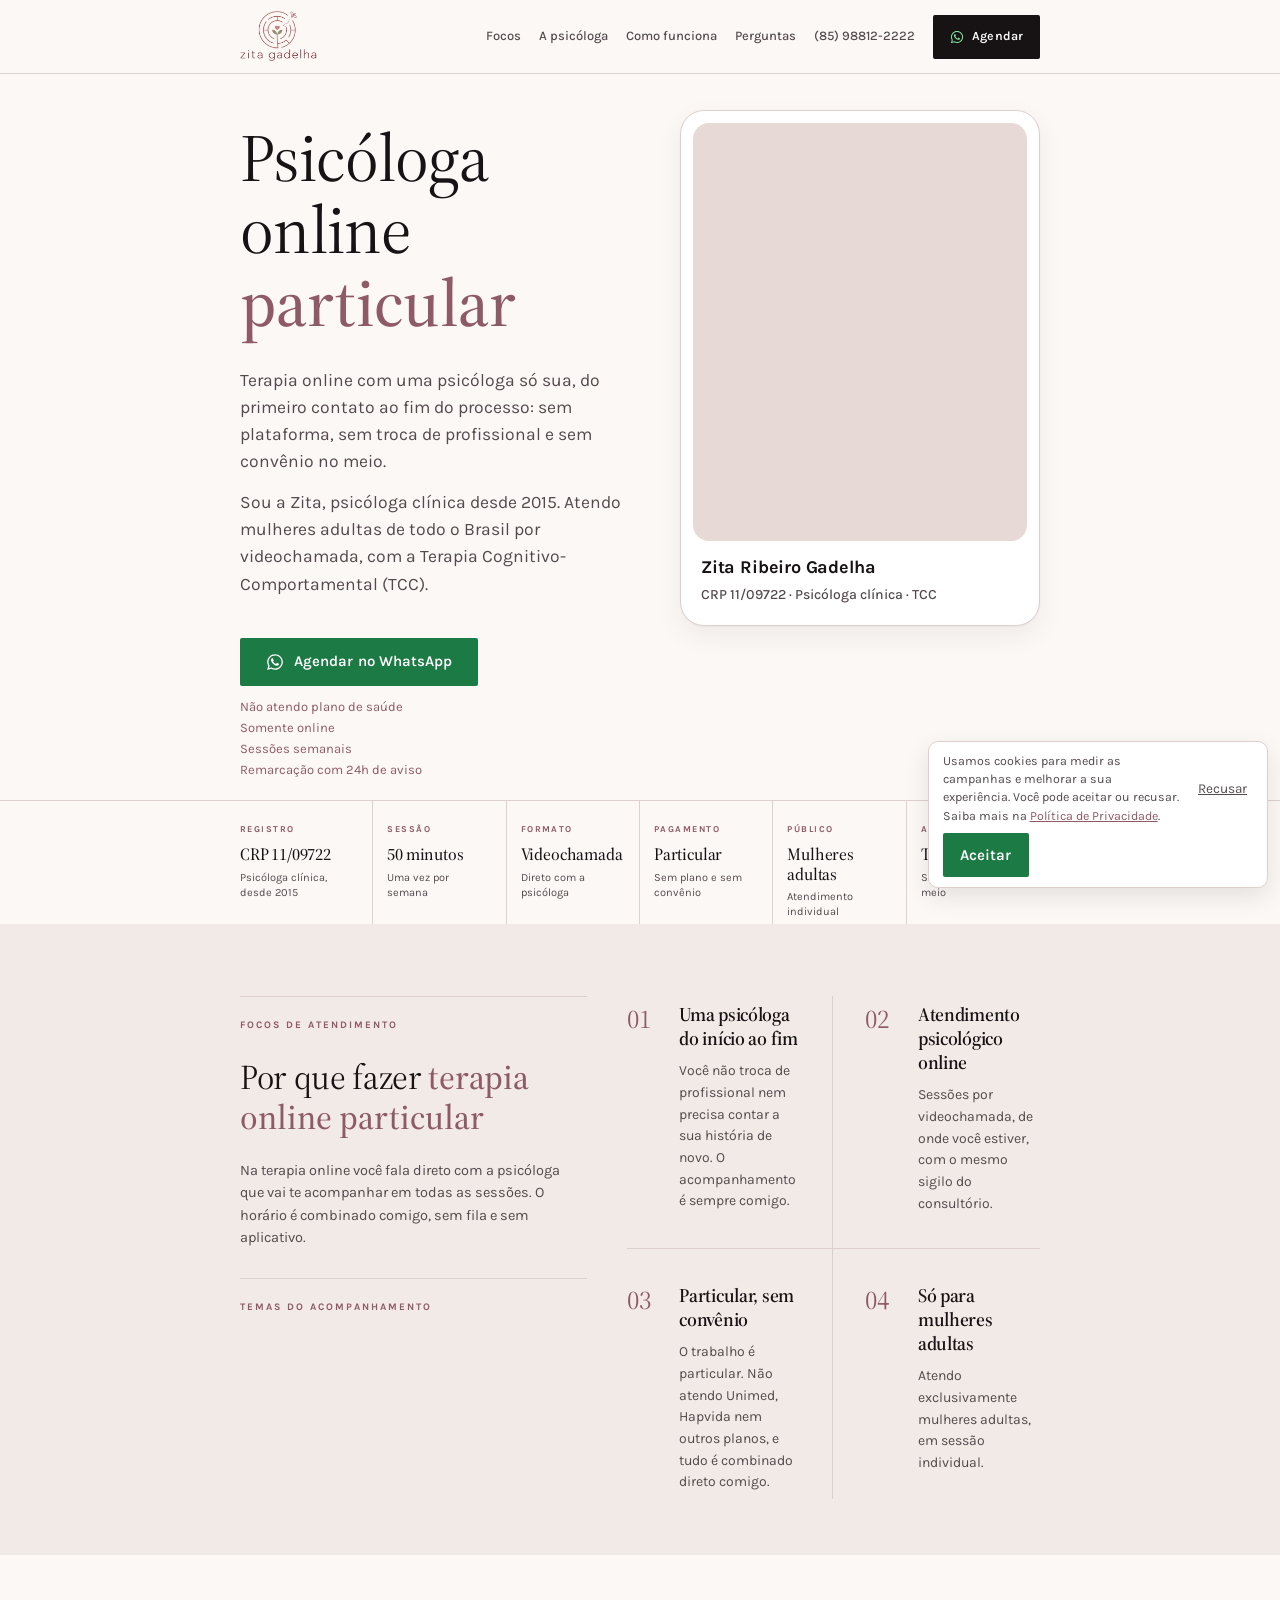
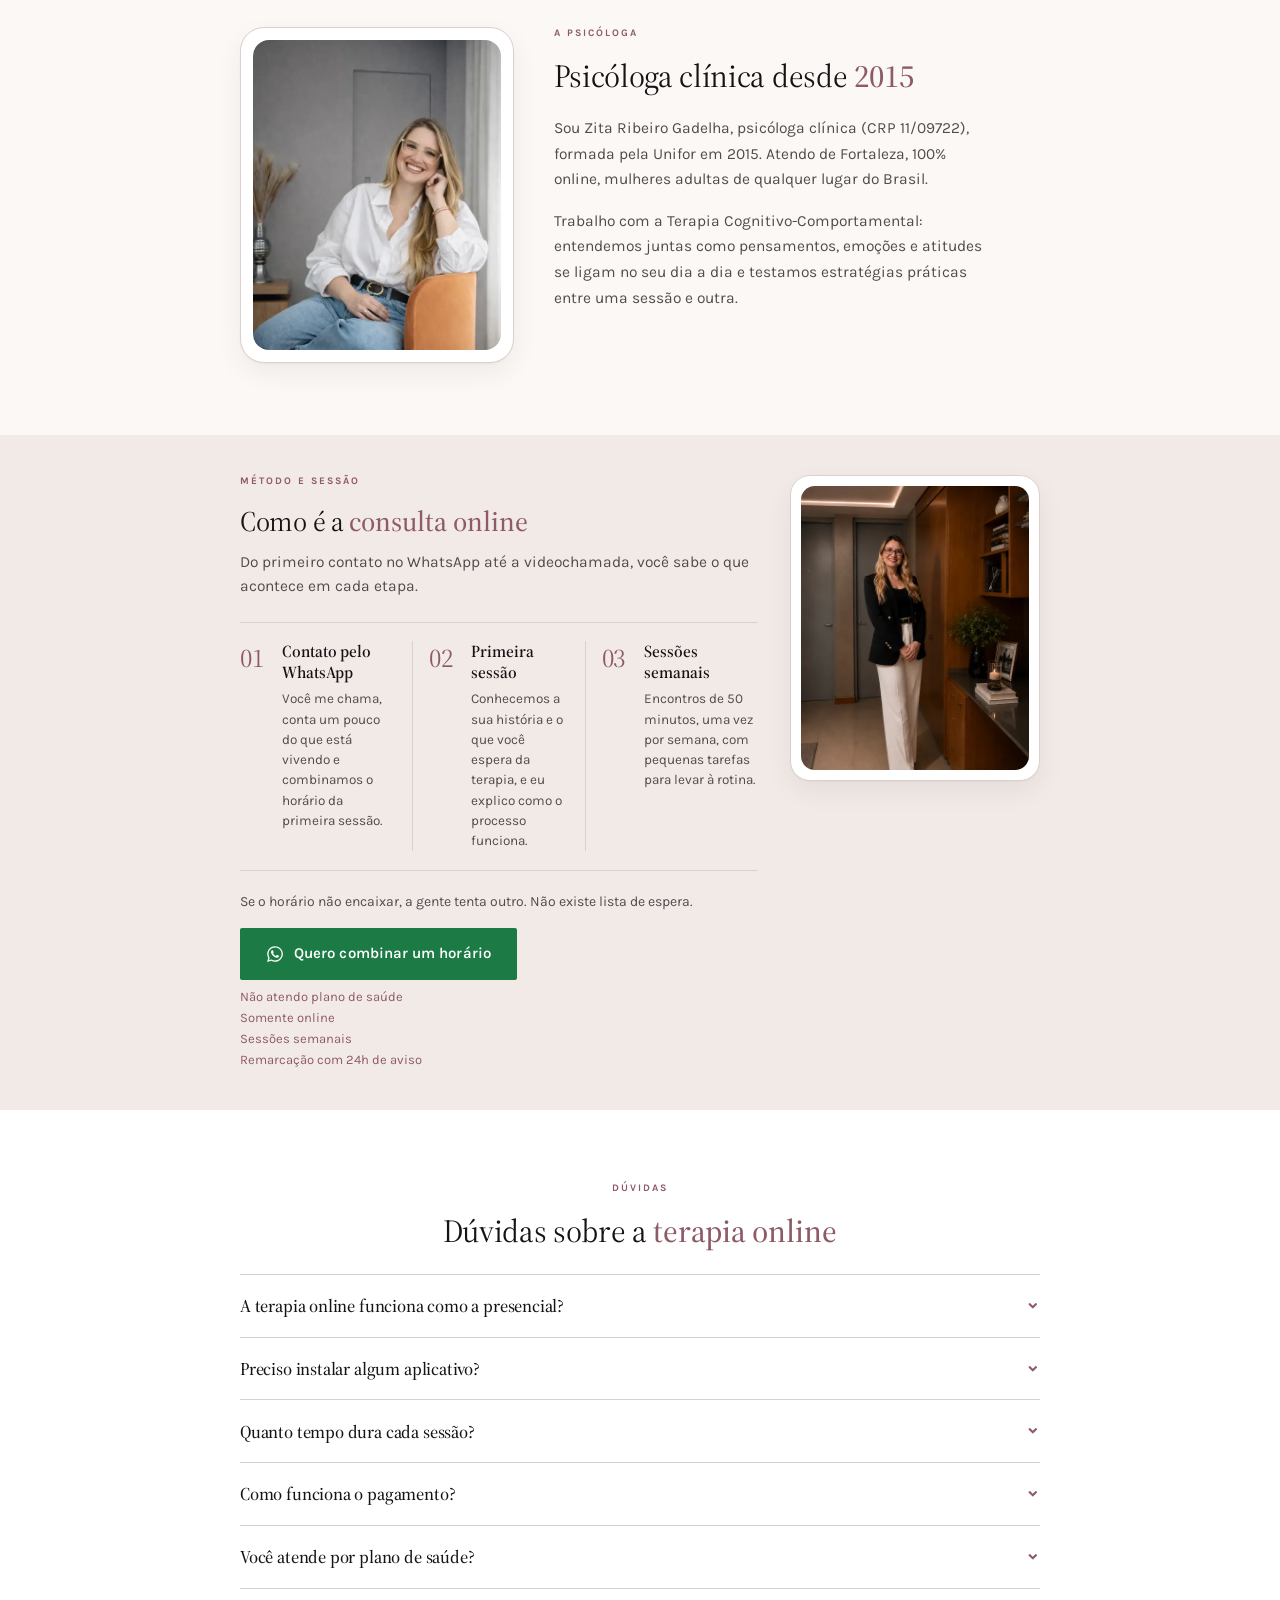
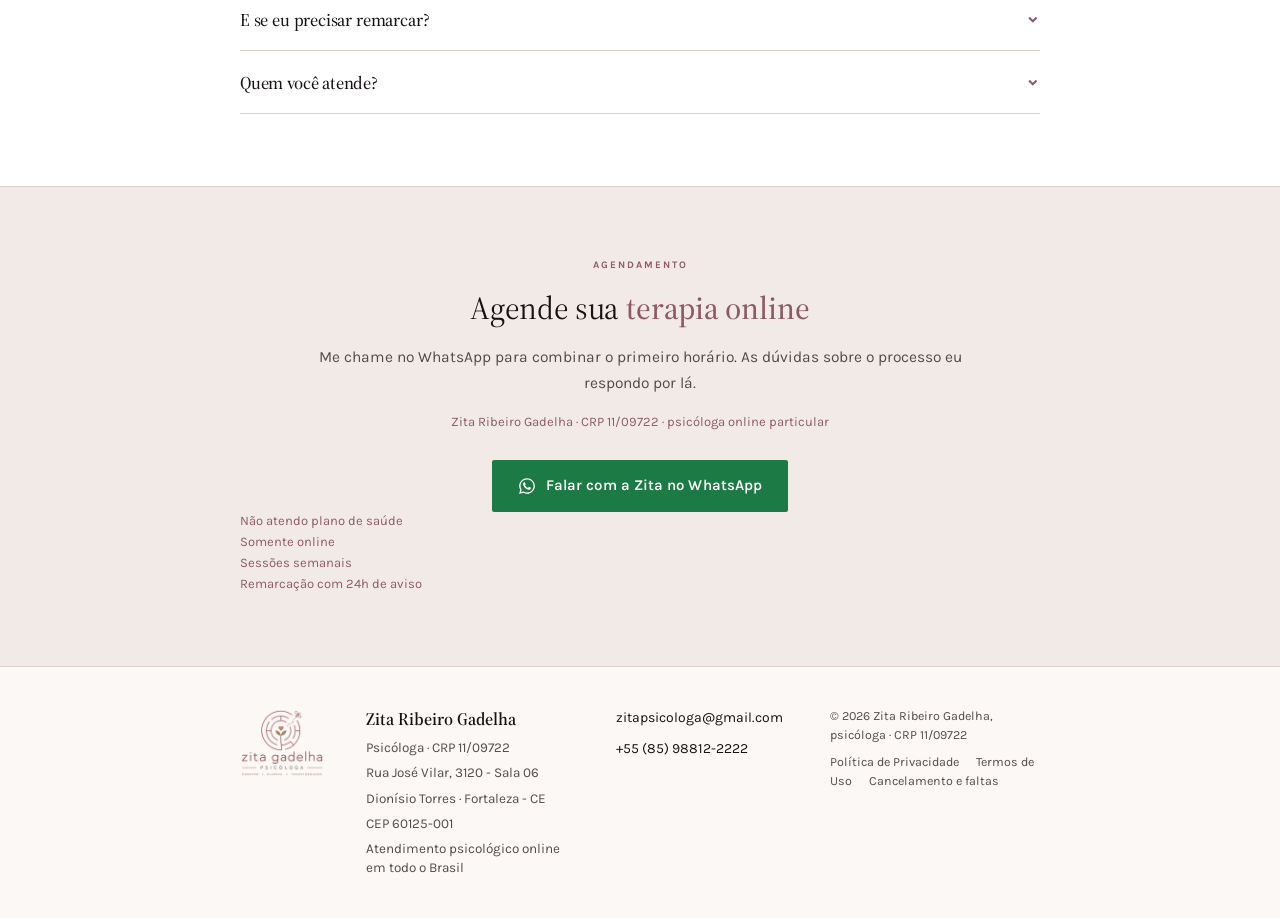
<file: psicologa-online.html>
<!DOCTYPE html>
<html lang="pt-BR">
<head>
  <meta charset="UTF-8">
  <meta name="viewport" content="width=device-width, initial-scale=1.0">
  <link rel="canonical" href="https://www.zitapsi.com.br/psicologa-online">
  <meta property="og:url" content="https://www.zitapsi.com.br/psicologa-online">
  <meta property="og:title" content="Psicóloga Online Particular | Zita Ribeiro Gadelha, CRP 11/09722">
  <meta property="og:description" content="Psicóloga online particular para mulheres adultas. Sessão por videochamada com abordagem TCC, sem plano e sem convênio. Zita Ribeiro Gadelha, CRP 11/09722.">
  <meta property="og:type" content="website">
  <meta property="og:locale" content="pt_BR">
  <meta property="og:image" content="https://www.zitapsi.com.br/IMG/og-zita.jpg">
  <meta property="og:image:width" content="1200">
  <meta property="og:image:height" content="630">
  <meta property="og:image:alt" content="Zita Ribeiro Gadelha, psicóloga online, CRP 11/09722">
  <meta name="twitter:card" content="summary_large_image">
  <meta name="twitter:image" content="https://www.zitapsi.com.br/IMG/og-zita.jpg">
  <link rel="alternate" type="text/markdown" href="/psicologa-online.md">
  <link rel="describedby" href="/llms.txt">
  <title>Psicóloga Online Particular | Zita Ribeiro Gadelha, CRP 11/09722</title>
  <meta name="description" content="Psicóloga online particular para mulheres adultas. Sessão por videochamada com abordagem TCC, sem plano e sem convênio. Zita Ribeiro Gadelha, CRP 11/09722.">
  <link rel="preload" as="image" type="image/webp" fetchpriority="high" href="IMG/hero-zita-mobile.webp" media="(max-width: 767px)">
  <link rel="preload" as="image" type="image/webp" fetchpriority="high" href="IMG/hero-zita.webp" media="(min-width: 768px)">
  <link rel="preload" href="fonts/karla-latin-w400-2.woff2" as="font" type="font/woff2" crossorigin>
  <link rel="preload" href="fonts/source-serif-4-display-latin-400-600.woff2" as="font" type="font/woff2" crossorigin>
  <style>
@font-face {
  font-family: "Karla";
  font-style: normal;
  font-weight: 400;
  font-display: swap;
  unicode-range: U+0100-02BA, U+02BD-02C5, U+02C7-02CC, U+02CE-02D7, U+02DD-02FF, U+0304, U+0308, U+0329, U+1D00-1DBF, U+1E00-1E9F, U+1EF2-1EFF, U+2020, U+20A0-20AB, U+20AD-20C0, U+2113, U+2C60-2C7F, U+A720-A7FF;
  src: url("fonts/karla-latin-ext-w400-1.woff2") format("woff2");
}

@font-face {
  font-family: "Karla";
  font-style: normal;
  font-weight: 400;
  font-display: swap;
  unicode-range: U+0000-00FF, U+0131, U+0152-0153, U+02BB-02BC, U+02C6, U+02DA, U+02DC, U+0304, U+0308, U+0329, U+2000-206F, U+20AC, U+2122, U+2191, U+2193, U+2212, U+2215, U+FEFF, U+FFFD;
  src: url("fonts/karla-latin-w400-2.woff2") format("woff2");
}

@font-face {
  font-family: "Karla";
  font-style: normal;
  font-weight: 500;
  font-display: swap;
  unicode-range: U+0100-02BA, U+02BD-02C5, U+02C7-02CC, U+02CE-02D7, U+02DD-02FF, U+0304, U+0308, U+0329, U+1D00-1DBF, U+1E00-1E9F, U+1EF2-1EFF, U+2020, U+20A0-20AB, U+20AD-20C0, U+2113, U+2C60-2C7F, U+A720-A7FF;
  src: url("fonts/karla-latin-ext-w400-1.woff2") format("woff2");
}

@font-face {
  font-family: "Karla";
  font-style: normal;
  font-weight: 500;
  font-display: swap;
  unicode-range: U+0000-00FF, U+0131, U+0152-0153, U+02BB-02BC, U+02C6, U+02DA, U+02DC, U+0304, U+0308, U+0329, U+2000-206F, U+20AC, U+2122, U+2191, U+2193, U+2212, U+2215, U+FEFF, U+FFFD;
  src: url("fonts/karla-latin-w400-2.woff2") format("woff2");
}

@font-face {
  font-family: "Karla";
  font-style: normal;
  font-weight: 600;
  font-display: swap;
  unicode-range: U+0100-02BA, U+02BD-02C5, U+02C7-02CC, U+02CE-02D7, U+02DD-02FF, U+0304, U+0308, U+0329, U+1D00-1DBF, U+1E00-1E9F, U+1EF2-1EFF, U+2020, U+20A0-20AB, U+20AD-20C0, U+2113, U+2C60-2C7F, U+A720-A7FF;
  src: url("fonts/karla-latin-ext-w400-1.woff2") format("woff2");
}

@font-face {
  font-family: "Karla";
  font-style: normal;
  font-weight: 600;
  font-display: swap;
  unicode-range: U+0000-00FF, U+0131, U+0152-0153, U+02BB-02BC, U+02C6, U+02DA, U+02DC, U+0304, U+0308, U+0329, U+2000-206F, U+20AC, U+2122, U+2191, U+2193, U+2212, U+2215, U+FEFF, U+FFFD;
  src: url("fonts/karla-latin-w400-2.woff2") format("woff2");
}

@font-face {
  font-family: "Karla";
  font-style: normal;
  font-weight: 700;
  font-display: swap;
  unicode-range: U+0100-02BA, U+02BD-02C5, U+02C7-02CC, U+02CE-02D7, U+02DD-02FF, U+0304, U+0308, U+0329, U+1D00-1DBF, U+1E00-1E9F, U+1EF2-1EFF, U+2020, U+20A0-20AB, U+20AD-20C0, U+2113, U+2C60-2C7F, U+A720-A7FF;
  src: url("fonts/karla-latin-ext-w400-1.woff2") format("woff2");
}

@font-face {
  font-family: "Karla";
  font-style: normal;
  font-weight: 700;
  font-display: swap;
  unicode-range: U+0000-00FF, U+0131, U+0152-0153, U+02BB-02BC, U+02C6, U+02DA, U+02DC, U+0304, U+0308, U+0329, U+2000-206F, U+20AC, U+2122, U+2191, U+2193, U+2212, U+2215, U+FEFF, U+FFFD;
  src: url("fonts/karla-latin-w400-2.woff2") format("woff2");
}

@font-face {
  font-family: "Source Serif 4";
  font-style: normal;
  font-weight: 400 600;
  font-display: optional;
  unicode-range: U+0000-00FF, U+0131, U+0152-0153, U+02BB-02BC, U+02C6, U+02DA, U+02DC, U+0304, U+0308, U+0329, U+2000-206F, U+20AC, U+2122, U+2191, U+2193, U+2212, U+2215, U+FEFF, U+FFFD;
  src: url("fonts/source-serif-4-display-latin-400-600.woff2") format("woff2");
}





  </style>
  <style>
:root{
  --paper:#FBF8F6;
  --ink:#171214;
  --ink-2:#544A4D;
  --mauve:#8E5A66;
  --rule:#DED0CD;
  --green:#1C7A45;
  --panel:#E7DAD6;
  --white:#fff;
  --container:1140px;
}
*,*::before,*::after{box-sizing:border-box}
html{scroll-behavior:smooth}
body{margin:0;font-family:"Karla",system-ui,sans-serif;color:var(--ink);background:var(--paper);line-height:1.55}
img{max-width:100%;height:auto;display:block}
a{color:inherit;text-decoration:none}
.container{width:min(100% - 2rem,var(--container));margin-inline:auto}
body.lp-ads{background:var(--paper);font-family:"Karla",system-ui,sans-serif;color:var(--ink);scroll-padding-top:5.5rem;--lp-gutter:240px}
body.lp-ads .fold-header{position:sticky;top:0;z-index:150;height:74px;box-sizing:border-box;background:var(--paper);border-bottom:1px solid var(--rule);display:flex;align-items:center;justify-content:space-between;gap:16px;padding:0 var(--lp-gutter);margin:0;box-shadow:none!important;backdrop-filter:none!important;-webkit-backdrop-filter:none!important}
body.lp-ads .fold-brand{display:inline-flex;align-items:center;flex-shrink:0;line-height:0;text-decoration:none;min-height:44px}
body.lp-ads .fold-brand__logo{width:auto;height:52px;display:block}
body.lp-ads .fold-nav__toggle{display:none;flex-direction:column;justify-content:center;gap:5px;width:44px;height:44px;margin:0;padding:10px;border:none;background:transparent;cursor:pointer;flex-shrink:0}
body.lp-ads .fold-nav__toggle-bar{display:block;width:20px;height:2px;background:var(--ink);border-radius:1px;transition:transform .2s ease,opacity .2s ease}
body.lp-ads .fold-nav__toggle[aria-expanded="true"] .fold-nav__toggle-bar:nth-child(1){transform:translateY(7px) rotate(45deg)}
body.lp-ads .fold-nav__toggle[aria-expanded="true"] .fold-nav__toggle-bar:nth-child(2){opacity:0}
body.lp-ads .fold-nav__toggle[aria-expanded="true"] .fold-nav__toggle-bar:nth-child(3){transform:translateY(-7px) rotate(-45deg)}
body.lp-ads .fold-nav-wrap{margin:0;padding:0}
body.lp-ads .fold-nav{display:flex;align-items:center;gap:18px;margin:0;padding:0;list-style:none}
body.lp-ads .fold-nav>li{margin:0;padding:0}
body.lp-ads .fold-nav a:not(.fold-header__cta){display:inline-flex;align-items:center;min-height:44px;font-family:"Karla",system-ui,sans-serif;font-weight:500;font-size:13px;color:var(--ink-2);text-decoration:none;white-space:nowrap}
body.lp-ads .fold-header__phone{display:inline-flex;align-items:center;min-height:44px;font-family:"Karla",system-ui,sans-serif;font-weight:600;font-size:13px;color:var(--ink);text-decoration:none;white-space:nowrap}
body.lp-ads .fold-header__phone:hover{color:var(--mauve)}
body.lp-ads .fold-header__cta{display:inline-flex;flex-direction:row;align-items:center;justify-content:center;gap:8px;background:var(--ink);color:#fff;font-family:"Karla",system-ui,sans-serif;font-weight:600;font-size:12.5px;letter-spacing:0.01em;padding:0 17px;border-radius:2px;border:none;box-shadow:none;min-height:44px;line-height:1;text-decoration:none;cursor:pointer}
body.lp-ads .fold-header__cta svg{width:14px;height:14px;fill:#7FE39D;flex-shrink:0;display:block}
body.lp-ads .fold{display:flex;flex-direction:column;min-height:0;height:auto;max-height:none;overflow:visible;position:relative;align-items:stretch;box-shadow:none}
body.lp-ads .fold__top{display:flex;flex:1 1 auto;min-height:0;align-items:stretch}
body.lp-ads .fold__left{flex:1 1 auto;min-width:0;height:auto;display:flex;flex-direction:column;padding:48px 24px 20px var(--lp-gutter);background:var(--paper);box-sizing:border-box}
body.lp-ads .fold__main{flex:1 1 auto;min-height:0;max-width:none;width:100%}
body.lp-ads .fold__kicker{display:flex;align-items:center;gap:12px;margin:0 0 38px;max-width:100%}
body.lp-ads .fold__kicker-text{font-family:"Karla",system-ui,sans-serif;font-weight:700;font-size:10.5px;letter-spacing:0.22em;text-transform:uppercase;color:var(--mauve);white-space:nowrap;flex-shrink:0}
body.lp-ads .fold__kicker-rule{display:none}
body.lp-ads .fold__title{margin:0 0 28px;max-width:min(100%,48rem);font-family:"Source Serif 4",Georgia,serif;font-weight:400;font-style:normal;font-size:67px;line-height:1.08;letter-spacing:-0.01em;color:var(--ink);text-align:left;font-synthesis:none;font-optical-sizing:auto;-webkit-font-smoothing:antialiased;text-rendering:optimizeLegibility}
body.lp-ads .fold__title em{font-style:normal;font-weight:500;color:var(--mauve);font-family:"Source Serif 4",Georgia,serif;font-synthesis:none;letter-spacing:0}
body.lp-ads .fold__leads{display:grid;gap:0.85rem;width:100%;max-width:min(100%,48rem);margin:0}
body.lp-ads .fold__lead{margin:0;max-width:none;font-family:"Karla",system-ui,sans-serif;font-weight:400;font-size:17.5px;line-height:1.55;color:var(--ink-2);text-align:left}
body.lp-ads .fold__lead strong{font-weight:600;color:var(--ink)}
body.lp-ads .fold__cta-row{display:flex;flex-direction:column;align-items:flex-start;gap:12px;margin-top:40px;width:100%;max-width:min(100%,48rem);font-size:inherit;line-height:1}
body.lp-ads .fold__cta{display:inline-flex;flex-direction:row;align-items:center;justify-content:center;gap:10px;background:var(--green);color:#fff;font-family:"Karla",system-ui,sans-serif;font-weight:600;font-size:15px;letter-spacing:0.005em;padding:0 26px;border-radius:2px;border:none;box-shadow:none;min-height:48px;line-height:1;text-decoration:none;cursor:pointer;flex-shrink:0}
body.lp-ads .fold__cta svg{width:18px;height:18px;fill:#fff;flex-shrink:0;display:block}
body.lp-ads .fold__micro{margin:0;max-width:none;width:auto;font-family:"Karla",system-ui,sans-serif;font-weight:400;font-size:13px;line-height:1.45;color:var(--mauve);text-align:left;white-space:normal;display:grid;gap:0.15rem}body.lp-ads .fold__micro p{margin:0}body.lp-ads .como__cta-wrap{display:flex;flex-direction:column;align-items:flex-start;gap:0.5rem}
body.lp-ads .fold__stats{flex:0 0 124px;height:124px;width:100%;margin:0;padding:0 var(--lp-gutter);border-top:1px solid var(--rule);display:grid;grid-template-columns:repeat(6,minmax(0,1fr));align-items:stretch;box-sizing:border-box}
body.lp-ads .fold__stat{padding:22px 14px 0 0;border-right:1px solid var(--rule);box-sizing:border-box}
body.lp-ads .fold__stat:not(:first-child){padding-left:14px}
body.lp-ads .fold__stat:last-child{border-right:none;padding-right:0}
body.lp-ads .fold__stat-label{margin:0 0 8px;font-family:"Karla",system-ui,sans-serif;font-weight:700;font-size:9px;letter-spacing:0.16em;text-transform:uppercase;color:var(--mauve)}
body.lp-ads .fold__stat-value{margin:0;font-family:"Source Serif 4",Georgia,serif;font-weight:500;font-size:17px;line-height:1.15;letter-spacing:-0.01em;color:var(--ink)}
body.lp-ads .fold__stat-note{margin:6px 0 0;font-family:"Karla",system-ui,sans-serif;font-weight:400;font-size:11px;line-height:1.35;color:var(--ink-2)}
body.lp-ads .fold__right{flex:0 0 calc(360px + var(--lp-gutter));width:calc(360px + var(--lp-gutter));max-width:calc(360px + var(--lp-gutter));height:auto;background:var(--paper);border-left:none;position:relative;overflow:visible;margin:0;padding:36px var(--lp-gutter) 20px 0;box-sizing:border-box;display:flex;flex-direction:column;align-items:stretch;justify-content:flex-start}
body.lp-ads .fold-card{width:100%;max-width:360px;margin:0;padding:12px;background:#fff;border:1px solid var(--rule);border-radius:24px;box-sizing:border-box;box-shadow:0 1px 2px rgba(23,18,20,.04),0 10px 28px rgba(23,18,20,.06)}
body.lp-ads .fold-card__media{width:100%;aspect-ratio:4 / 5;border-radius:16px;overflow:hidden;background:var(--panel)}
body.lp-ads .fold-card__media picture{display:block;width:100%;height:100%}
body.lp-ads .fold-card__photo{width:100%;height:100%;object-fit:cover;object-position:center 22%;display:block;transform:scale(1.1) translateY(3.5%);transform-origin:center center}
body.lp-ads .fold-card__body{padding:16px 8px 8px}
body.lp-ads .fold-card__name{margin:0;font-family:"Karla",system-ui,sans-serif;font-weight:700;font-size:18px;line-height:1.2;letter-spacing:-0.01em;color:var(--ink)}
body.lp-ads .fold-card__meta{margin:7px 0 0;font-family:"Karla",system-ui,sans-serif;font-weight:500;font-size:14px;line-height:1.4;color:var(--ink-2)}
body.lp-ads .fold-card__crp,body.lp-ads .fold-card__role{margin:0}
.btn{display:inline-flex;align-items:center;justify-content:center;gap:.5rem;flex-direction:row-reverse;background:var(--green);color:#fff;border:none;border-radius:2px;padding:.9rem 1.6rem;font-family:"Karla",system-ui,sans-serif;font-size:.95rem;font-weight:600;cursor:pointer;min-height:48px;box-shadow:none}
.btn--whatsapp{background:var(--green);box-shadow:none}
.btn svg{width:1.15rem;height:1.15rem;fill:currentColor}
body.lp-ads h1,
body.lp-ads h2,
body.lp-ads h3 {
  font-synthesis: none;
  -webkit-font-smoothing: antialiased;
  text-rendering: optimizeLegibility;
}
body.lp-ads h1 em,
body.lp-ads h2 em,
body.lp-ads h3 em {
  font-synthesis: none;
  font-style: normal;
  font-weight: 500;
}
body.lp-ads .section__title,body.lp-ads .cta-final h2{font-family:"Source Serif 4",Georgia,serif;font-weight:400;letter-spacing:-0.01em}
  </style>
  <link rel="icon" href="IMG/favicon-64.webp" type="image/webp">
  <script>
    window.dataLayer = window.dataLayer || [];
    function gtag(){dataLayer.push(arguments);}
    gtag('consent', 'default', {
      ad_storage: 'denied',
      ad_user_data: 'denied',
      ad_personalization: 'denied',
      analytics_storage: 'denied',
      wait_for_update: 500
    });
  </script>
  <script>
    (function () {
      var loaded = false;
      function loadGtm() {
        if (loaded) return;
        loaded = true;
        (function(w,d,s,l,i){w[l]=w[l]||[];w[l].push({'gtm.start':
        new Date().getTime(),event:'gtm.js'});var f=d.getElementsByTagName(s)[0],
        j=d.createElement(s),dl=l!='dataLayer'?'&l='+l:'';j.async=true;j.src=
        'https://www.googletagmanager.com/gtm.js?id='+i+dl;f.parentNode.insertBefore(j,f);
        })(window,document,'script','dataLayer','GTM-KSJ28MPD');
      }
      ['pointerdown','keydown','touchstart','scroll'].forEach(function (evt) {
        window.addEventListener(evt, loadGtm, { once: true, passive: true });
      });
      setTimeout(loadGtm, 4000);
    })();
  </script>
  <link rel="apple-touch-icon" href="IMG/apple-touch-icon.png">
</head>
<body class="lp-ads">

  <!-- Google Tag Manager (noscript) -->
  <noscript><iframe src="https://www.googletagmanager.com/ns.html?id=GTM-KSJ28MPD"
  height="0" width="0" style="display:none;visibility:hidden"></iframe></noscript>
  <!-- End Google Tag Manager (noscript) -->

  <header class="fold-header">
    <a href="#inicio" class="fold-brand">
      <img class="fold-brand__logo" src="IMG/logo-header-150.webp" srcset="IMG/logo-header-150.webp 150w, IMG/logo-header-300.webp 300w" sizes="78px" alt="Zita Gadelha, psicóloga online particular" width="120" height="80" decoding="async">
    </a>
    <button type="button" class="fold-nav__toggle" id="fold-nav-toggle" aria-expanded="false" aria-controls="fold-nav-menu" aria-label="Abrir menu de navegação">
      <span class="fold-nav__toggle-bar" aria-hidden="true"></span>
      <span class="fold-nav__toggle-bar" aria-hidden="true"></span>
      <span class="fold-nav__toggle-bar" aria-hidden="true"></span>
    </button>
    <nav id="fold-nav-menu" class="fold-nav-wrap" aria-label="Navegação principal">
      <ul class="fold-nav">
        <li class="fold-nav__sec"><a href="#dor">Focos</a></li>
        <li class="fold-nav__sec"><a href="#quemsoueu">A psicóloga</a></li>
        <li class="fold-nav__sec"><a href="#atendimento">Como funciona</a></li>
        <li class="fold-nav__sec"><a href="#faq">Perguntas</a></li>
        <li class="fold-nav__phone"><a class="fold-header__phone" href="tel:+5585988122222">(85) 98812-2222</a></li>
        <li>
          <a class="fold-header__cta" id="btn-whatsapp-header" data-wa href="https://wa.me/5585988122222?text=Ol%C3%A1.+Vim+da+p%C3%A1gina+de+psic%C3%B3loga+online+particular+e+gostaria+de+agendar+uma+sess%C3%A3o+com+a+Zita." target="_blank" rel="noopener noreferrer">
            <svg viewBox="0 0 448 512" aria-hidden="true"><path d="M380.9 97.1C339 55.1 283.2 32 223.9 32c-122.4 0-222 99.6-222 222 0 39.1 10.2 77.3 29.6 111L0 480l117.7-30.9c32.4 17.7 68.9 27 106.1 27h.1c122.3 0 224.1-99.6 224.1-222 0-59.3-25.2-115-67.1-157zm-157 341.6c-33.2 0-65.7-8.9-94-25.7l-6.7-4-69.8 18.3L72 359.2l-4.4-7c-18.5-29.4-28.2-63.3-28.2-98.2 0-101.7 82.8-184.5 184.6-184.5 49.3 0 95.6 19.2 130.4 54.1 34.8 34.9 56.2 81.2 56.1 130.5 0 101.8-84.9 184.6-186.6 184.6zm101.2-138.2c-5.5-2.8-32.8-16.2-37.9-18-5.1-1.9-8.8-2.8-12.5 2.8-3.7 5.6-14.3 18-17.6 21.8-3.2 3.7-6.5 4.2-12 1.4-32.6-16.3-54-29.1-75.5-66-5.7-9.8 5.7-9.1 16.3-30.3 1.8-3.7.9-6.9-.5-9.7-1.4-2.8-12.5-30.1-17.1-41.2-4.5-10.8-9.1-9.3-12.5-9.5-3.2-.2-6.9-.2-10.6-.2-3.7 0-9.7 1.4-14.8 6.9-5.1 5.6-19.4 19-19.4 46.3 0 27.3 19.9 53.7 22.6 57.4 2.8 3.7 39.1 59.7 94.8 83.8 35.2 15.2 49 16.5 66.6 13.9 10.7-1.6 32.8-13.4 37.4-26.4 4.6-13 4.6-24.1 3.2-26.4-1.3-2.5-5-3.9-10.5-6.6z"/></svg>
            <span>Agendar</span>
          </a>
        </li>
      </ul>
    </nav>
  </header>

  <!-- 1. Primeira dobra -->
  <main>
  <section class="fold" id="inicio">
    <div class="fold__top">
      <div class="fold__left">
        <div class="fold__main">
          <h1 class="fold__title">Psicóloga online <em>particular</em></h1>
          <div class="fold__leads">
            <p class="fold__lead">Terapia online com uma psicóloga só sua, do primeiro contato ao fim do processo: sem plataforma, sem troca de profissional e sem convênio no meio.</p>
            <p class="fold__lead">Sou a Zita, psicóloga clínica desde 2015. Atendo mulheres adultas de todo o Brasil por videochamada, com a Terapia Cognitivo-Comportamental (TCC).</p>
          </div>
          <div class="fold__cta-row">
            <a class="fold__cta" id="btn-whatsapp-hero" data-wa href="https://wa.me/5585988122222?text=Ol%C3%A1.+Vim+da+p%C3%A1gina+de+psic%C3%B3loga+online+particular+e+gostaria+de+agendar+uma+sess%C3%A3o+com+a+Zita." target="_blank" rel="noopener noreferrer">
              <svg viewBox="0 0 448 512" aria-hidden="true"><path d="M380.9 97.1C339 55.1 283.2 32 223.9 32c-122.4 0-222 99.6-222 222 0 39.1 10.2 77.3 29.6 111L0 480l117.7-30.9c32.4 17.7 68.9 27 106.1 27h.1c122.3 0 224.1-99.6 224.1-222 0-59.3-25.2-115-67.1-157zm-157 341.6c-33.2 0-65.7-8.9-94-25.7l-6.7-4-69.8 18.3L72 359.2l-4.4-7c-18.5-29.4-28.2-63.3-28.2-98.2 0-101.7 82.8-184.5 184.6-184.5 49.3 0 95.6 19.2 130.4 54.1 34.8 34.9 56.2 81.2 56.1 130.5 0 101.8-84.9 184.6-186.6 184.6zm101.2-138.2c-5.5-2.8-32.8-16.2-37.9-18-5.1-1.9-8.8-2.8-12.5 2.8-3.7 5.6-14.3 18-17.6 21.8-3.2 3.7-6.5 4.2-12 1.4-32.6-16.3-54-29.1-75.5-66-5.7-9.8 5.7-9.1 16.3-30.3 1.8-3.7.9-6.9-.5-9.7-1.4-2.8-12.5-30.1-17.1-41.2-4.5-10.8-9.1-9.3-12.5-9.5-3.2-.2-6.9-.2-10.6-.2-3.7 0-9.7 1.4-14.8 6.9-5.1 5.6-19.4 19-19.4 46.3 0 27.3 19.9 53.7 22.6 57.4 2.8 3.7 39.1 59.7 94.8 83.8 35.2 15.2 49 16.5 66.6 13.9 10.7-1.6 32.8-13.4 37.4-26.4 4.6-13 4.6-24.1 3.2-26.4-1.3-2.5-5-3.9-10.5-6.6z"/></svg>
              <span>Agendar no WhatsApp</span>
            </a>
            <div class="fold__micro">
              <p>Não atendo plano de saúde</p>
              <p>Somente online</p>
              <p>Sessões semanais</p>
              <p>Remarcação com 24h de aviso</p>
            </div>
          </div>
        </div>
      </div>
      <div class="fold__right">
        <article class="fold-card">
          <div class="fold-card__media">
            <picture>
              <source media="(max-width: 767px)" srcset="IMG/hero-zita-mobile.webp" type="image/webp" width="640" height="800">
              <img class="fold-card__photo" src="IMG/hero-zita.webp" alt="Zita Ribeiro Gadelha, psicóloga online particular CRP 11/09722" width="720" height="900" fetchpriority="high" decoding="async" loading="eager">
            </picture>
          </div>
          <div class="fold-card__body">
            <p class="fold-card__name">Zita Ribeiro Gadelha</p>
            <p class="fold-card__meta">CRP 11/09722 · Psicóloga clínica · TCC</p>
          </div>
        </article>
      </div>
    </div>
    <div class="fold__stats">
      <div class="fold__stat">
        <p class="fold__stat-label">Registro</p>
        <p class="fold__stat-value">CRP 11/09722</p>
        <p class="fold__stat-note">Psicóloga clínica, desde 2015</p>
      </div>
      <div class="fold__stat">
        <p class="fold__stat-label">Sessão</p>
        <p class="fold__stat-value">50 minutos</p>
        <p class="fold__stat-note">Uma vez por semana</p>
      </div>
      <div class="fold__stat">
        <p class="fold__stat-label">Formato</p>
        <p class="fold__stat-value">Videochamada</p>
        <p class="fold__stat-note">Direto com a psicóloga</p>
      </div>
      <div class="fold__stat">
        <p class="fold__stat-label">Pagamento</p>
        <p class="fold__stat-value">Particular</p>
        <p class="fold__stat-note">Sem plano e sem convênio</p>
      </div>
      <div class="fold__stat">
        <p class="fold__stat-label">Público</p>
        <p class="fold__stat-value">Mulheres adultas</p>
        <p class="fold__stat-note">Atendimento individual</p>
      </div>
      <div class="fold__stat">
        <p class="fold__stat-label">Abordagem</p>
        <p class="fold__stat-value">TCC online</p>
        <p class="fold__stat-note">Sem plataforma no meio</p>
      </div>
    </div>
  </section>

  <!-- 2. Identificação -->
  <section class="sit" id="dor">
    <div class="sit__inner">
      <div class="sit__board">
        <div class="sit__lead">
          <div class="sit__lead-frame">
            <p class="sit__label">Focos de atendimento</p>
            <h2 class="sit__title">Por que fazer <em>terapia online particular</em></h2>
            <p class="sit__intro">Na terapia online você fala direto com a psicóloga que vai te acompanhar em todas as sessões. O horário é combinado comigo, sem fila e sem aplicativo.</p>
          </div>
          <p class="sit__label sit__label--after">Temas do acompanhamento</p>
        </div>
        <div class="sit__grid" role="list">
          <div class="sit__item" role="listitem">
            <span class="sit__num" aria-hidden="true">01</span>
            <div class="sit__item-body">
              <h3>Uma psicóloga do início ao fim</h3>
              <p>Você não troca de profissional nem precisa contar a sua história de novo. O acompanhamento é sempre comigo.</p>
            </div>
          </div>
          <div class="sit__item" role="listitem">
            <span class="sit__num" aria-hidden="true">02</span>
            <div class="sit__item-body">
              <h3>Atendimento psicológico online</h3>
              <p>Sessões por videochamada, de onde você estiver, com o mesmo sigilo do consultório.</p>
            </div>
          </div>
          <div class="sit__item" role="listitem">
            <span class="sit__num" aria-hidden="true">03</span>
            <div class="sit__item-body">
              <h3>Particular, sem convênio</h3>
              <p>O trabalho é particular. Não atendo Unimed, Hapvida nem outros planos, e tudo é combinado direto comigo.</p>
            </div>
          </div>
          <div class="sit__item" role="listitem">
            <span class="sit__num" aria-hidden="true">04</span>
            <div class="sit__item-body">
              <h3>Só para mulheres adultas</h3>
              <p>Atendo exclusivamente mulheres adultas, em sessão individual.</p>
            </div>
          </div>
        </div>
      </div>
    </div>
  </section>

  <!-- 3. Sobre -->
  <section class="about" id="quemsoueu">
    <div class="about__inner">
      <div class="about__board">
        <div class="about__media">
          <div class="about__frame">
            <img src="IMG/about-zita.webp" srcset="IMG/about-zita-560.webp 560w, IMG/about-zita.webp 720w" sizes="(max-width: 767px) 85vw, 270px" alt="Zita Ribeiro Gadelha, psicóloga clínica online CRP 11/09722" width="720" height="900" loading="lazy" decoding="async">
          </div>
        </div>
        <div class="about__copy">
          <p class="sit__label">A psicóloga</p>
          <h2 class="about__title">Psicóloga clínica desde <em>2015</em></h2>
          <p class="about__text">Sou Zita Ribeiro Gadelha, psicóloga clínica (CRP 11/09722), formada pela Unifor em 2015. Atendo de Fortaleza, 100% online, mulheres adultas de qualquer lugar do Brasil.</p>
          <p class="about__text">Trabalho com a Terapia Cognitivo-Comportamental: entendemos juntas como pensamentos, emoções e atitudes se ligam no seu dia a dia e testamos estratégias práticas entre uma sessão e outra.</p>
        </div>
      </div>
    </div>
  </section>

  <!-- 4. Como funciona -->
  <section class="como" id="atendimento">
    <div class="como__inner">
      <div class="como__board">
        <div class="como__copy">
          <p class="sit__label">Método e sessão</p>
          <h2 class="como__title">Como é a <em>consulta online</em></h2>
          <p class="como__intro">Do primeiro contato no WhatsApp até a videochamada, você sabe o que acontece em cada etapa.</p>
          <div class="como__steps">
            <article class="como__step">
              <span class="sit__num" aria-hidden="true">01</span>
              <div>
                <h3>Contato pelo WhatsApp</h3>
                <p>Você me chama, conta um pouco do que está vivendo e combinamos o horário da primeira sessão.</p>
              </div>
            </article>
            <article class="como__step">
              <span class="sit__num" aria-hidden="true">02</span>
              <div>
                <h3>Primeira sessão</h3>
                <p>Conhecemos a sua história e o que você espera da terapia, e eu explico como o processo funciona.</p>
              </div>
            </article>
            <article class="como__step">
              <span class="sit__num" aria-hidden="true">03</span>
              <div>
                <h3>Sessões semanais</h3>
                <p>Encontros de 50 minutos, uma vez por semana, com pequenas tarefas para levar à rotina.</p>
              </div>
            </article>
          </div>
          <div class="como__foot">
            <p class="como__note">Se o horário não encaixar, a gente tenta outro. Não existe lista de espera.</p>
                        <div class="como__cta-wrap">
            <a class="fold__cta" id="btn-whatsapp-atendimento" data-wa href="https://wa.me/5585988122222?text=Ol%C3%A1.+Vim+da+p%C3%A1gina+de+psic%C3%B3loga+online+particular+e+gostaria+de+agendar+uma+sess%C3%A3o+com+a+Zita." target="_blank" rel="noopener noreferrer">
              <svg viewBox="0 0 448 512" aria-hidden="true"><path d="M380.9 97.1C339 55.1 283.2 32 223.9 32c-122.4 0-222 99.6-222 222 0 39.1 10.2 77.3 29.6 111L0 480l117.7-30.9c32.4 17.7 68.9 27 106.1 27h.1c122.3 0 224.1-99.6 224.1-222 0-59.3-25.2-115-67.1-157zm-157 341.6c-33.2 0-65.7-8.9-94-25.7l-6.7-4-69.8 18.3L72 359.2l-4.4-7c-18.5-29.4-28.2-63.3-28.2-98.2 0-101.7 82.8-184.5 184.6-184.5 49.3 0 95.6 19.2 130.4 54.1 34.8 34.9 56.2 81.2 56.1 130.5 0 101.8-84.9 184.6-186.6 184.6zm101.2-138.2c-5.5-2.8-32.8-16.2-37.9-18-5.1-1.9-8.8-2.8-12.5 2.8-3.7 5.6-14.3 18-17.6 21.8-3.2 3.7-6.5 4.2-12 1.4-32.6-16.3-54-29.1-75.5-66-5.7-9.8 5.7-9.1 16.3-30.3 1.8-3.7.9-6.9-.5-9.7-1.4-2.8-12.5-30.1-17.1-41.2-4.5-10.8-9.1-9.3-12.5-9.5-3.2-.2-6.9-.2-10.6-.2-3.7 0-9.7 1.4-14.8 6.9-5.1 5.6-19.4 19-19.4 46.3 0 27.3 19.9 53.7 22.6 57.4 2.8 3.7 39.1 59.7 94.8 83.8 35.2 15.2 49 16.5 66.6 13.9 10.7-1.6 32.8-13.4 37.4-26.4 4.6-13 4.6-24.1 3.2-26.4-1.3-2.5-5-3.9-10.5-6.6z"/></svg>
              <span>Quero combinar um horário</span>
            </a>
            <div class="fold__micro">
              <p>Não atendo plano de saúde</p>
              <p>Somente online</p>
              <p>Sessões semanais</p>
              <p>Remarcação com 24h de aviso</p>
            </div>
            </div>
          </div>
        </div>
        <div class="como__media">
          <div class="como__frame">
            <img src="IMG/253352EB-E082-45E4-9882-0F4385DA1478_convertida_reduzida.webp" alt="Zita Ribeiro Gadelha, psicóloga por videochamada, atendimento particular" width="480" height="720" loading="lazy" decoding="async">
          </div>
        </div>
      </div>
    </div>
  </section>

  <!-- 5. FAQ -->
  <section class="ask" id="faq">
    <div class="ask__inner">
      <div class="ask__head">
        <p class="sit__label">Dúvidas</p>
        <h2 class="ask__title">Dúvidas sobre a <em>terapia online</em></h2>
      </div>
      <div class="faq__list">
          <div class="faq__item">
            <button class="faq__question" type="button" aria-expanded="false">
              <span class="faq__q">A terapia online funciona como a presencial?</span>
              <svg class="faq__icon" viewBox="0 0 320 512" aria-hidden="true"><path d="M143 352.3L7 216.3c-9.4-9.4-9.4-24.6 0-33.9l22.6-22.6c9.4-9.4 24.6-9.4 33.9 0l96.4 96.4 96.4-96.4c9.4-9.4 24.6-9.4 33.9 0l22.6 22.6c9.4 9.4 9.4 24.6 0 33.9l-136 136c-9.2 9.4-24.4 9.4-33.8 0z"/></svg>
            </button>
            <div class="faq__answer">
              <div class="faq__answer-inner"><p>A psicoterapia online tem a mesma seriedade e o mesmo sigilo do atendimento presencial. O que muda é o lugar: você precisa de um espaço reservado e de uma conexão estável.</p></div>
            </div>
          </div>
          <div class="faq__item">
            <button class="faq__question" type="button" aria-expanded="false">
              <span class="faq__q">Preciso instalar algum aplicativo?</span>
              <svg class="faq__icon" viewBox="0 0 320 512" aria-hidden="true"><path d="M143 352.3L7 216.3c-9.4-9.4-9.4-24.6 0-33.9l22.6-22.6c9.4-9.4 24.6-9.4 33.9 0l96.4 96.4 96.4-96.4c9.4-9.4 24.6-9.4 33.9 0l22.6 22.6c9.4 9.4 9.4 24.6 0 33.9l-136 136c-9.2 9.4-24.4 9.4-33.8 0z"/></svg>
            </button>
            <div class="faq__answer">
              <div class="faq__answer-inner"><p>Não. As sessões são pelo Google Meet, com o link enviado antes do horário. Não é preciso criar conta em plataforma.</p></div>
            </div>
          </div>
          <div class="faq__item">
            <button class="faq__question" type="button" aria-expanded="false">
              <span class="faq__q">Quanto tempo dura cada sessão?</span>
              <svg class="faq__icon" viewBox="0 0 320 512" aria-hidden="true"><path d="M143 352.3L7 216.3c-9.4-9.4-9.4-24.6 0-33.9l22.6-22.6c9.4-9.4 24.6-9.4 33.9 0l96.4 96.4 96.4-96.4c9.4-9.4 24.6-9.4 33.9 0l22.6 22.6c9.4 9.4 9.4 24.6 0 33.9l-136 136c-9.2 9.4-24.4 9.4-33.8 0z"/></svg>
            </button>
            <div class="faq__answer">
              <div class="faq__answer-inner"><p>Cada sessão dura 50 minutos e acontece uma vez por semana, por videochamada no Google Meet, no horário que combinamos.</p></div>
            </div>
          </div>
          <div class="faq__item">
            <button class="faq__question" type="button" aria-expanded="false">
              <span class="faq__q">Como funciona o pagamento?</span>
              <svg class="faq__icon" viewBox="0 0 320 512" aria-hidden="true"><path d="M143 352.3L7 216.3c-9.4-9.4-9.4-24.6 0-33.9l22.6-22.6c9.4-9.4 24.6-9.4 33.9 0l96.4 96.4 96.4-96.4c9.4-9.4 24.6-9.4 33.9 0l22.6 22.6c9.4 9.4 9.4 24.6 0 33.9l-136 136c-9.2 9.4-24.4 9.4-33.8 0z"/></svg>
            </button>
            <div class="faq__answer">
              <div class="faq__answer-inner"><p>O atendimento é particular. O valor eu passo no WhatsApp, e o pagamento é antecipado, por Pix ou cartão, no formato mensal ou quinzenal.</p></div>
            </div>
          </div>
          <div class="faq__item">
            <button class="faq__question" type="button" aria-expanded="false">
              <span class="faq__q">Você atende por plano de saúde?</span>
              <svg class="faq__icon" viewBox="0 0 320 512" aria-hidden="true"><path d="M143 352.3L7 216.3c-9.4-9.4-9.4-24.6 0-33.9l22.6-22.6c9.4-9.4 24.6-9.4 33.9 0l96.4 96.4 96.4-96.4c9.4-9.4 24.6-9.4 33.9 0l22.6 22.6c9.4 9.4 9.4 24.6 0 33.9l-136 136c-9.2 9.4-24.4 9.4-33.8 0z"/></svg>
            </button>
            <div class="faq__answer">
              <div class="faq__answer-inner"><p>Não. O atendimento é particular, sem plano e sem convênio. Se o seu plano tiver reembolso para psicoterapia, consulte a operadora sobre a documentação necessária.</p></div>
            </div>
          </div>
          <div class="faq__item">
            <button class="faq__question" type="button" aria-expanded="false">
              <span class="faq__q">E se eu precisar remarcar?</span>
              <svg class="faq__icon" viewBox="0 0 320 512" aria-hidden="true"><path d="M143 352.3L7 216.3c-9.4-9.4-9.4-24.6 0-33.9l22.6-22.6c9.4-9.4 24.6-9.4 33.9 0l96.4 96.4 96.4-96.4c9.4-9.4 24.6-9.4 33.9 0l22.6 22.6c9.4 9.4 9.4 24.6 0 33.9l-136 136c-9.2 9.4-24.4 9.4-33.8 0z"/></svg>
            </button>
            <div class="faq__answer">
              <div class="faq__answer-inner"><p>Basta avisar no WhatsApp com pelo menos 24 horas de antecedência. Sem esse aviso, ou em caso de falta, a sessão é considerada realizada.</p></div>
            </div>
          </div>
          <div class="faq__item" id="faq-cancelamento">
            <button class="faq__question" type="button" aria-expanded="false">
              <span class="faq__q">Quem você atende?</span>
              <svg class="faq__icon" viewBox="0 0 320 512" aria-hidden="true"><path d="M143 352.3L7 216.3c-9.4-9.4-9.4-24.6 0-33.9l22.6-22.6c9.4-9.4 24.6-9.4 33.9 0l96.4 96.4 96.4-96.4c9.4-9.4 24.6-9.4 33.9 0l22.6 22.6c9.4 9.4 9.4 24.6 0 33.9l-136 136c-9.2 9.4-24.4 9.4-33.8 0z"/></svg>
            </button>
            <div class="faq__answer">
              <div class="faq__answer-inner"><p>Somente mulheres adultas, em sessão individual.</p></div>
            </div>
          </div>
      </div>
    </div>
  </section>

  <!-- 6. Fechamento -->
  <section class="close" id="agendamento">
    <div class="close__inner">
      <div class="close__copy">
        <p class="sit__label">Agendamento</p>
        <h2 class="close__title">Agende sua <em>terapia online</em></h2>
        <p class="close__text">Me chame no WhatsApp para combinar o primeiro horário. As dúvidas sobre o processo eu respondo por lá.</p>
        <p class="close__meta">Zita Ribeiro Gadelha · CRP 11/09722 · psicóloga online particular</p>
        <a class="fold__cta" id="btn-whatsapp-final" data-wa href="https://wa.me/5585988122222?text=Ol%C3%A1.+Vim+da+p%C3%A1gina+de+psic%C3%B3loga+online+particular+e+gostaria+de+agendar+uma+sess%C3%A3o+com+a+Zita." target="_blank" rel="noopener noreferrer">
          <svg viewBox="0 0 448 512" aria-hidden="true"><path d="M380.9 97.1C339 55.1 283.2 32 223.9 32c-122.4 0-222 99.6-222 222 0 39.1 10.2 77.3 29.6 111L0 480l117.7-30.9c32.4 17.7 68.9 27 106.1 27h.1c122.3 0 224.1-99.6 224.1-222 0-59.3-25.2-115-67.1-157zm-157 341.6c-33.2 0-65.7-8.9-94-25.7l-6.7-4-69.8 18.3L72 359.2l-4.4-7c-18.5-29.4-28.2-63.3-28.2-98.2 0-101.7 82.8-184.5 184.6-184.5 49.3 0 95.6 19.2 130.4 54.1 34.8 34.9 56.2 81.2 56.1 130.5 0 101.8-84.9 184.6-186.6 184.6zm101.2-138.2c-5.5-2.8-32.8-16.2-37.9-18-5.1-1.9-8.8-2.8-12.5 2.8-3.7 5.6-14.3 18-17.6 21.8-3.2 3.7-6.5 4.2-12 1.4-32.6-16.3-54-29.1-75.5-66-5.7-9.8 5.7-9.1 16.3-30.3 1.8-3.7.9-6.9-.5-9.7-1.4-2.8-12.5-30.1-17.1-41.2-4.5-10.8-9.1-9.3-12.5-9.5-3.2-.2-6.9-.2-10.6-.2-3.7 0-9.7 1.4-14.8 6.9-5.1 5.6-19.4 19-19.4 46.3 0 27.3 19.9 53.7 22.6 57.4 2.8 3.7 39.1 59.7 94.8 83.8 35.2 15.2 49 16.5 66.6 13.9 10.7-1.6 32.8-13.4 37.4-26.4 4.6-13 4.6-24.1 3.2-26.4-1.3-2.5-5-3.9-10.5-6.6z"/></svg>
          <span>Falar com a Zita no WhatsApp</span>
        </a>
        <div class="fold__micro">
          <p>Não atendo plano de saúde</p>
          <p>Somente online</p>
          <p>Sessões semanais</p>
          <p>Remarcação com 24h de aviso</p>
        </div>
      </div>
    </div>
  </section>

  </main>

  <footer class="foot">
    <div class="foot__inner">
      <div class="foot__brand">
        <img class="foot__logo" src="IMG/logo-footer-180.webp" srcset="IMG/logo-footer-180.webp 180w, IMG/logo-footer-300.webp 300w" sizes="90px" alt="Zita Gadelha, psicóloga online particular" width="140" height="116" loading="lazy">
      </div>
      <address class="foot__nap">
        <strong>Zita Ribeiro Gadelha</strong>
        <span>Psicóloga · CRP 11/09722</span>
        <span>Rua José Vilar, 3120 - Sala 06</span>
        <span>Dionísio Torres · Fortaleza - CE</span>
        <span>CEP 60125-001</span>
        <span>Atendimento psicológico online em todo o Brasil</span>
      </address>
      <div class="foot__contact">
        <a href="mailto:zitapsicologa@gmail.com">zitapsicologa@gmail.com</a>
        <a href="tel:+5585988122222">+55 (85) 98812-2222</a>
      </div>
      <div class="foot__legal">
        <p>© <span id="footer-year">2026</span> Zita Ribeiro Gadelha, psicóloga · CRP 11/09722</p>
        <p>
          <a href="privacy-policy.html">Política de Privacidade</a>
          <a href="terms-of-use.html">Termos de Uso</a>
          <a href="#faq-cancelamento">Cancelamento e faltas</a>
        </p>
      </div>
    </div>
  </footer>

  <div id="cookie-banner" class="cookie-banner" hidden role="dialog" aria-label="Aviso de cookies">
    <p>Usamos cookies para medir as campanhas e melhorar a sua experiência. Você pode aceitar ou recusar. Saiba mais na <a href="privacy-policy.html">Política de Privacidade</a>.</p>
    <button type="button" id="cookie-refuse" class="cookie-banner__refuse">Recusar</button>
    <button type="button" id="cookie-accept" class="btn btn--sm btn--whatsapp">Aceitar</button>
  </div>

  <a class="whatsapp-float" id="btn-whatsapp-float" data-wa href="https://wa.me/5585988122222?text=Ol%C3%A1.+Vim+da+p%C3%A1gina+de+psic%C3%B3loga+online+particular+e+gostaria+de+agendar+uma+sess%C3%A3o+com+a+Zita." target="_blank" rel="noopener noreferrer" aria-label="Abrir WhatsApp">
    <svg viewBox="0 0 448 512" aria-hidden="true"><path d="M380.9 97.1C339 55.1 283.2 32 223.9 32c-122.4 0-222 99.6-222 222 0 39.1 10.2 77.3 29.6 111L0 480l117.7-30.9c32.4 17.7 68.9 27 106.1 27h.1c122.3 0 224.1-99.6 224.1-222 0-59.3-25.2-115-67.1-157zm-157 341.6c-33.2 0-65.7-8.9-94-25.7l-6.7-4-69.8 18.3L72 359.2l-4.4-7c-18.5-29.4-28.2-63.3-28.2-98.2 0-101.7 82.8-184.5 184.6-184.5 49.3 0 95.6 19.2 130.4 54.1 34.8 34.9 56.2 81.2 56.1 130.5 0 101.8-84.9 184.6-186.6 184.6zm101.2-138.2c-5.5-2.8-32.8-16.2-37.9-18-5.1-1.9-8.8-2.8-12.5 2.8-3.7 5.6-14.3 18-17.6 21.8-3.2 3.7-6.5 4.2-12 1.4-32.6-16.3-54-29.1-75.5-66-5.7-9.8 5.7-9.1 16.3-30.3 1.8-3.7.9-6.9-.5-9.7-1.4-2.8-12.5-30.1-17.1-41.2-4.5-10.8-9.1-9.3-12.5-9.5-3.2-.2-6.9-.2-10.6-.2-3.7 0-9.7 1.4-14.8 6.9-5.1 5.6-19.4 19-19.4 46.3 0 27.3 19.9 53.7 22.6 57.4 2.8 3.7 39.1 59.7 94.8 83.8 35.2 15.2 49 16.5 66.6 13.9 10.7-1.6 32.8-13.4 37.4-26.4 4.6-13 4.6-24.1 3.2-26.4-1.3-2.5-5-3.9-10.5-6.6z"/></svg>
  </a>

  <script type="application/ld+json">
  {
    "@context": "https://schema.org",
    "@type": "ProfessionalService",
    "name": "Zita Ribeiro Gadelha - Psicóloga Online Particular",
    "description": "Psicóloga online particular para mulheres adultas. Sessão por videochamada com abordagem TCC, sem plano e sem convênio. Zita Ribeiro Gadelha, CRP 11/09722.",
    "url": "https://www.zitapsi.com.br/psicologa-online",
    "telephone": "+55-85-98812-2222",
    "email": "zitapsicologa@gmail.com",
    "address": {
      "@type": "PostalAddress",
      "streetAddress": "Rua José Vilar, 3120, Sala 06",
      "addressLocality": "Fortaleza",
      "addressRegion": "CE",
      "postalCode": "60125-001",
      "addressCountry": "BR"
    },
    "areaServed": "BR",
    "priceRange": "$$",
    "image": "https://www.zitapsi.com.br/IMG/hero-zita.webp"
  }
  </script>
  <script type="application/ld+json">
  {
    "@context": "https://schema.org",
    "@type": "FAQPage",
    "mainEntity": [
      {
        "@type": "Question",
        "name": "A terapia online funciona como a presencial?",
        "acceptedAnswer": {
          "@type": "Answer",
          "text": "A psicoterapia online tem a mesma seriedade e o mesmo sigilo do atendimento presencial. O que muda é o lugar: você precisa de um espaço reservado e de uma conexão estável."
        }
      },
      {
        "@type": "Question",
        "name": "Preciso instalar algum aplicativo?",
        "acceptedAnswer": {
          "@type": "Answer",
          "text": "Não. As sessões são pelo Google Meet, com o link enviado antes do horário. Não é preciso criar conta em plataforma."
        }
      },
      {
        "@type": "Question",
        "name": "Quanto tempo dura cada sessão?",
        "acceptedAnswer": {
          "@type": "Answer",
          "text": "Cada sessão dura 50 minutos e acontece uma vez por semana, por videochamada no Google Meet, no horário que combinamos."
        }
      },
      {
        "@type": "Question",
        "name": "Como funciona o pagamento?",
        "acceptedAnswer": {
          "@type": "Answer",
          "text": "O atendimento é particular. O valor eu passo no WhatsApp, e o pagamento é antecipado, por Pix ou cartão, no formato mensal ou quinzenal."
        }
      },
      {
        "@type": "Question",
        "name": "Você atende por plano de saúde?",
        "acceptedAnswer": {
          "@type": "Answer",
          "text": "Não. O atendimento é particular, sem plano e sem convênio. Se o seu plano tiver reembolso para psicoterapia, consulte a operadora sobre a documentação necessária."
        }
      },
      {
        "@type": "Question",
        "name": "E se eu precisar remarcar?",
        "acceptedAnswer": {
          "@type": "Answer",
          "text": "Basta avisar no WhatsApp com pelo menos 24 horas de antecedência. Sem esse aviso, ou em caso de falta, a sessão é considerada realizada."
        }
      },
      {
        "@type": "Question",
        "name": "Quem você atende?",
        "acceptedAnswer": {
          "@type": "Answer",
          "text": "Somente mulheres adultas, em sessão individual."
        }
      }
    ]
  }
  </script>
    <style>
    body.lp-ads {
      color: var(--ink);
      background: var(--paper);
      --lp-gutter: 240px;
    }
    body.lp-ads .section--situacoes,
    body.lp-ads .section--como,
    body.lp-ads #faq {
      background: #fff;
    }
    body.lp-ads .sit {
      background: #F2EAE7;
      color: #171214;
      margin: 0;
      padding: 0;
    }
    body.lp-ads .friction {
      background: #FBF8F6;
      border-top: 1px solid #DDCFCC;
      border-bottom: 1px solid #DDCFCC;
      margin: 0;
      padding: 0;
    }
    body.lp-ads .friction__inner {
      display: grid;
      grid-template-columns: repeat(3, minmax(0, 1fr));
      gap: 0;
      padding: 1.1rem var(--lp-gutter);
      box-sizing: border-box;
    }
    body.lp-ads .friction__item {
      margin: 0;
      padding: 0.35rem 1.25rem 0.35rem 0;
      border-right: 1px solid #DDCFCC;
      font-family: "Karla", system-ui, sans-serif;
      font-size: 14px;
      line-height: 1.45;
      color: #544A4D;
    }
    body.lp-ads .friction__item:last-child {
      border-right: none;
      padding-right: 0;
    }
    body.lp-ads .friction__item:not(:first-child) {
      padding-left: 1.25rem;
    }
    body.lp-ads .friction__item strong {
      color: #171214;
      font-weight: 600;
    }
    body.lp-ads .faq__list {
      display: flex;
      flex-direction: column;
      gap: 0;
      max-width: none;
      margin: 0;
    }
    body.lp-ads .faq__item {
      overflow: hidden;
    }
    body.lp-ads .faq__question {
      width: 100%;
      display: flex;
      align-items: center;
      justify-content: space-between;
      gap: 1rem;
      min-height: 44px;
      background: none;
      border: none;
      cursor: pointer;
      text-align: left;
    }
    body.lp-ads .faq__icon {
      width: 0.85rem;
      height: 0.85rem;
      transition: transform 0.3s;
    }
    body.lp-ads .faq__item.is-open .faq__icon {
      transform: rotate(180deg);
    }
    body.lp-ads .faq__answer {
      display: grid;
      grid-template-rows: 0fr;
      transition: grid-template-rows 0.35s ease;
    }
    body.lp-ads .faq__item.is-open .faq__answer {
      grid-template-rows: 1fr;
    }
    body.lp-ads .faq__answer-inner {
      overflow: hidden;
    }
    body.lp-ads .cookie-banner {
      position: fixed;
      right: 12px;
      left: auto;
      bottom: 12px;
      z-index: 120;
      flex-wrap: wrap;
      align-items: center;
      justify-content: space-between;
      gap: 0.5rem 0.75rem;
      padding: 0.65rem 0.85rem;
      max-width: min(340px, calc(100vw - 24px));
      margin-inline: 0;
      background: #fff;
      border: 1px solid #DDCFCC;
      border-radius: 10px;
      box-shadow: 0 8px 24px rgba(0, 0, 0, 0.1);
    }
    body.lp-ads .cookie-banner__refuse {
      background: none;
      border: 0;
      padding: 0 0.4rem;
      min-height: 44px;
      font: inherit;
      font-size: 0.85rem;
      color: #544A4D;
      text-decoration: underline;
      cursor: pointer;
    }
    body.lp-ads.has-cookie-banner {
      padding-bottom: 0;
    }
    body.lp-ads .cookie-banner:not([hidden]) {
      display: flex;
    }
    body.lp-ads .cookie-banner[hidden] {
      display: none !important;
    }
    body.lp-ads .cookie-banner p {
      margin: 0;
      flex: 1 1 180px;
      font-size: 0.78rem;
      line-height: 1.45;
      color: #544A4D;
    }
    body.lp-ads .cookie-banner a {
      color: #8E5A66;
      text-decoration: underline;
    }
    body.lp-ads .btn--sm {
      min-height: 44px;
      padding: 0 1.1rem;
    }
    body.lp-ads .sit__inner {
      padding: 72px var(--lp-gutter) 0;
      box-sizing: border-box;
    }
    body.lp-ads .sit__board {
      display: grid;
      grid-template-columns: minmax(320px, 1.05fr) minmax(0, 1.25fr);
      column-gap: 40px;
      align-items: start;
      padding-bottom: 56px;
    }
    body.lp-ads .sit__lead-frame {
      border-top: 1px solid #DDCFCC;
      border-bottom: 1px solid #DDCFCC;
      padding: 22px 0 28px;
    }
    body.lp-ads .sit__label {
      margin: 0 0 26px;
      font-family: "Karla", system-ui, sans-serif;
      font-weight: 700;
      font-size: 10px;
      letter-spacing: 0.2em;
      text-transform: uppercase;
      color: #8E5A66;
      line-height: 1.3;
    }
    body.lp-ads .sit__label--after {
      margin: 22px 0 0;
    }
    body.lp-ads .sit__title {
      margin: 0 0 22px;
      max-width: none;
      font-family: "Source Serif 4", Georgia, serif;
      font-weight: 400;
      font-size: clamp(2rem, 2.7vw, 2.7rem);
      line-height: 1.15;
      letter-spacing: -0.01em;
      color: #171214;
      font-synthesis: none;
      -webkit-font-smoothing: antialiased;
      text-wrap: balance;
    }
    body.lp-ads .sit__title em {
      font-style: normal;
      font-weight: 500;
      color: #8E5A66;
      font-synthesis: none;
      letter-spacing: 0;
    }
    body.lp-ads .sit__intro {
      margin: 0;
      max-width: none;
      font-family: "Karla", system-ui, sans-serif;
      font-weight: 400;
      font-size: 14.5px;
      line-height: 1.55;
      color: #544A4D;
    }
    body.lp-ads .sit__grid {
      display: grid;
      grid-template-columns: 1fr 1fr;
      align-items: stretch;
    }
    body.lp-ads .sit__item {
      display: grid;
      grid-template-columns: 2.4rem minmax(0, 1fr);
      column-gap: 14px;
      padding: 6px 32px 34px 0;
      border-bottom: 1px solid #DDCFCC;
      box-sizing: border-box;
    }
    body.lp-ads .sit__item:nth-child(odd) {
      border-right: 1px solid #DDCFCC;
      padding-right: 32px;
    }
    body.lp-ads .sit__item:nth-child(even) {
      padding-left: 32px;
      padding-right: 0;
    }
    body.lp-ads .sit__item:nth-child(n + 3) {
      border-bottom: none;
      padding-top: 34px;
      padding-bottom: 6px;
    }
    body.lp-ads .sit__num {
      font-family: "Source Serif 4", Georgia, serif;
      font-weight: 400;
      font-size: 1.65rem;
      line-height: 1;
      letter-spacing: -0.01em;
      color: #8E5A66;
      padding-top: 0.15em;
    }
    body.lp-ads .sit__item-body h3 {
      margin: 0 0 10px;
      font-family: "Source Serif 4", Georgia, serif;
      font-weight: 600;
      font-size: 1.2rem;
      line-height: 1.25;
      letter-spacing: -0.015em;
      color: #171214;
    }
    body.lp-ads .sit__item-body p {
      margin: 0;
      font-family: "Karla", system-ui, sans-serif;
      font-weight: 400;
      font-size: 14px;
      line-height: 1.55;
      color: #544A4D;
    }
    body.lp-ads .about {
      background: #FBF8F6;
      margin: 0;
      padding: 0;
    }
    body.lp-ads .about__inner {
      padding: 72px var(--lp-gutter);
      box-sizing: border-box;
    }
    body.lp-ads .about__board {
      display: grid;
      grid-template-columns: minmax(220px, 0.72fr) minmax(0, 1.28fr);
      column-gap: 40px;
      align-items: start;
    }
    body.lp-ads .about__frame {
      padding: 12px;
      background: #fff;
      border: 1px solid #DDCFCC;
      border-radius: 24px;
      box-shadow: 0 1px 2px rgba(23,18,20,.04), 0 10px 28px rgba(23,18,20,.06);
      box-sizing: border-box;
    }
    body.lp-ads .about__frame img {
      width: 100%;
      aspect-ratio: 4 / 5;
      object-fit: cover;
      object-position: center 20%;
      border-radius: 16px;
      display: block;
    }
    body.lp-ads .about__title {
      margin: 0 0 1.35rem;
      max-width: none;
      font-family: "Source Serif 4", Georgia, serif;
      font-weight: 400;
      font-size: clamp(1.9rem, 2.5vw, 2.45rem);
      line-height: 1.15;
      letter-spacing: -0.01em;
      color: #171214;
      font-synthesis: none;
      -webkit-font-smoothing: antialiased;
      text-wrap: balance;
    }
    body.lp-ads .about__title em {
      font-style: normal;
      font-weight: 500;
      color: #8E5A66;
      font-synthesis: none;
      letter-spacing: 0;
    }
    body.lp-ads .about__text {
      margin: 0 0 1rem;
      max-width: 48ch;
      font-family: "Karla", system-ui, sans-serif;
      font-size: 15.5px;
      line-height: 1.65;
      color: #544A4D;
    }
    body.lp-ads .about__text:last-child {
      margin-bottom: 0;
    }
    body.lp-ads .como {
      background: #F2EAE7;
      margin: 0;
      padding: 0;
    }
    body.lp-ads .como__inner {
      padding: 40px var(--lp-gutter);
      box-sizing: border-box;
    }
    body.lp-ads .como__board {
      display: grid;
      grid-template-columns: minmax(0, 1.35fr) minmax(200px, 0.65fr);
      column-gap: 2rem;
      align-items: start;
    }
    body.lp-ads .como__copy {
      max-width: none;
      min-width: 0;
    }
    body.lp-ads .como .sit__label {
      margin-bottom: 0.75rem;
    }
    body.lp-ads .como__title {
      margin: 0 0 0.75rem;
      max-width: none;
      font-family: "Source Serif 4", Georgia, serif;
      font-weight: 400;
      font-size: clamp(1.75rem, 2.2vw, 2.25rem);
      line-height: 1.15;
      letter-spacing: -0.01em;
      color: #171214;
      font-synthesis: none;
      -webkit-font-smoothing: antialiased;
    }
    body.lp-ads .como__title em {
      font-style: normal;
      font-weight: 500;
      color: #8E5A66;
      font-synthesis: none;
      letter-spacing: 0;
    }
    body.lp-ads .como__intro {
      margin: 0 0 1.5rem;
      max-width: none;
      font-family: "Karla", system-ui, sans-serif;
      font-size: 15.5px;
      line-height: 1.55;
      color: #544A4D;
    }
    body.lp-ads .como__media {
      position: sticky;
      top: 6rem;
    }
    body.lp-ads .como__frame {
      padding: 10px;
      background: #fff;
      border: 1px solid #DDCFCC;
      border-radius: 20px;
      box-shadow: 0 1px 2px rgba(23,18,20,.04), 0 10px 28px rgba(23,18,20,.06);
      box-sizing: border-box;
      max-width: 320px;
      margin-left: auto;
    }
    body.lp-ads .como__frame img {
      width: 100%;
      aspect-ratio: 4 / 5;
      object-fit: cover;
      object-position: center top;
      border-radius: 14px;
      display: block;
    }
    body.lp-ads .como__steps {
      display: grid;
      grid-template-columns: repeat(3, minmax(0, 1fr));
      gap: 0;
      margin: 0;
      padding: 1.15rem 0;
      border-top: 1px solid #DDCFCC;
      border-bottom: 1px solid #DDCFCC;
    }
    body.lp-ads .como__step {
      display: grid;
      grid-template-columns: 2rem minmax(0, 1fr);
      column-gap: 10px;
      padding: 0 1rem 0 0;
      border-right: 1px solid #DDCFCC;
      box-sizing: border-box;
    }
    body.lp-ads .como__step:last-child {
      border-right: none;
      padding-right: 0;
    }
    body.lp-ads .como__step:not(:first-child) {
      padding-left: 1rem;
    }
    body.lp-ads .como__step h3 {
      margin: 0 0 0.4rem;
      font-family: "Source Serif 4", Georgia, serif;
      font-weight: 600;
      font-size: 1.05rem;
      line-height: 1.25;
      color: #171214;
    }
    body.lp-ads .como__step p {
      margin: 0;
      font-family: "Karla", system-ui, sans-serif;
      font-size: 13.5px;
      line-height: 1.5;
      color: #544A4D;
    }
    body.lp-ads .como__foot {
      display: flex;
      flex-wrap: wrap;
      align-items: center;
      justify-content: space-between;
      gap: 1rem 1.25rem;
      margin-top: 1.25rem;
      padding-top: 0;
      border-top: none;
    }
    body.lp-ads .como__note {
      margin: 0;
      flex: 1 1 14rem;
      max-width: none;
      font-family: "Karla", system-ui, sans-serif;
      font-size: 14px;
      line-height: 1.5;
      color: #544A4D;
    }
    body.lp-ads .ask {
      background: #FBF8F6;
      margin: 0;
      padding: 0;
    }
    body.lp-ads .ask__inner {
      padding: 72px var(--lp-gutter);
      box-sizing: border-box;
    }
    body.lp-ads .ask__head {
      max-width: min(100%, 52rem);
      margin: 0 auto 1.5rem;
      text-align: center;
    }
    body.lp-ads .ask__title {
      margin: 0;
      max-width: none;
      font-family: "Source Serif 4", Georgia, serif;
      font-weight: 400;
      font-size: clamp(1.9rem, 2.5vw, 2.45rem);
      line-height: 1.15;
      letter-spacing: -0.01em;
      color: #171214;
      text-wrap: balance;
      font-synthesis: none;
      -webkit-font-smoothing: antialiased;
    }
    body.lp-ads .ask__title em {
      font-style: normal;
      font-weight: 500;
      color: #8E5A66;
      font-synthesis: none;
      letter-spacing: 0;
    }
    body.lp-ads .faq__list {
      max-width: none;
      margin: 0;
      gap: 0;
    }
    body.lp-ads .faq__item {
      background: transparent;
      border: none;
      border-radius: 0;
      box-shadow: none;
      border-top: 1px solid #DDCFCC;
      overflow: hidden;
    }
    body.lp-ads .faq__item:last-child {
      border-bottom: 1px solid #DDCFCC;
    }
    body.lp-ads .faq__item + .faq__item {
      margin-top: 0;
    }
    body.lp-ads .faq__question {
      padding: 1.15rem 0;
      font-family: "Source Serif 4", Georgia, serif;
      font-size: 1.12rem;
      font-weight: 500;
      color: #171214;
      gap: 1rem;
    }
    body.lp-ads .faq__question:hover,
    body.lp-ads .faq__item.is-open .faq__question {
      background: transparent;
    }
    body.lp-ads .faq__question .faq__q {
      margin: 0;
      font: inherit;
      font-weight: 500;
      text-align: left;
      color: inherit;
      letter-spacing: -0.01em;
    }
    body.lp-ads .faq__icon {
      fill: #8E5A66;
      flex-shrink: 0;
    }
    body.lp-ads .faq__answer p {
      padding: 0 0 1.15rem;
      font-family: "Karla", system-ui, sans-serif;
      font-size: 14.5px;
      line-height: 1.65;
      color: #544A4D;
      max-width: 62ch;
    }
    body.lp-ads .ask .sit__label {
      margin-bottom: 1.1rem;
    }
    body.lp-ads .como .sit__label,
    body.lp-ads .about .sit__label,
    body.lp-ads .close .sit__label {
      margin-bottom: 1.1rem;
    }
    body.lp-ads .close {
      background: #F2EAE7;
      margin: 0;
      padding: 0;
      border-top: 1px solid #DDCFCC;
    }
    body.lp-ads .close__inner {
      padding: 72px var(--lp-gutter);
      max-width: none;
      box-sizing: border-box;
    }
    body.lp-ads .close__copy {
      max-width: min(100%, 56rem);
      margin-inline: auto;
      text-align: center;
    }
    body.lp-ads .close__title {
      margin: 0 0 1.15rem;
      max-width: none;
      font-family: "Source Serif 4", Georgia, serif;
      font-weight: 400;
      font-size: clamp(1.9rem, 2.5vw, 2.55rem);
      line-height: 1.15;
      letter-spacing: -0.01em;
      color: #171214;
      text-wrap: balance;
      font-synthesis: none;
      -webkit-font-smoothing: antialiased;
    }
    body.lp-ads .close__title em {
      font-style: normal;
      font-weight: 500;
      color: #8E5A66;
      font-synthesis: none;
      letter-spacing: 0;
    }
    body.lp-ads .close__text {
      margin: 0 auto 1rem;
      max-width: min(100%, 42rem);
      font-family: "Karla", system-ui, sans-serif;
      font-size: 15.5px;
      line-height: 1.65;
      color: #544A4D;
    }
    body.lp-ads .close__meta {
      margin: 0 0 1.75rem;
      font-family: "Karla", system-ui, sans-serif;
      font-size: 13px;
      line-height: 1.5;
      color: #8E5A66;
    }
    body.lp-ads .close .fold__cta {
      margin-inline: auto;
    }
    body.lp-ads .close .fold__cta,
    body.lp-ads .como .fold__cta {
      width: auto;
      min-height: 52px;
    }
    body.lp-ads .foot {
      background: #FBF8F6;
      border-top: 1px solid #DDCFCC;
      margin: 0;
      padding: 0;
    }
    body.lp-ads .foot__inner {
      display: grid;
      grid-template-columns: auto 1.2fr 1fr 1.2fr;
      gap: 2rem 2.5rem;
      align-items: start;
      padding: 2.5rem var(--lp-gutter);
      box-sizing: border-box;
    }
    body.lp-ads .foot__logo {
      width: auto;
      height: 72px;
      display: block;
    }
    body.lp-ads .foot__nap {
      margin: 0;
      font-style: normal;
      display: grid;
      gap: 0.35rem;
      font-family: "Karla", system-ui, sans-serif;
      font-size: 13.5px;
      line-height: 1.45;
      color: #544A4D;
    }
    body.lp-ads .foot__nap strong {
      font-family: "Source Serif 4", Georgia, serif;
      font-weight: 600;
      font-size: 1.1rem;
      color: #171214;
    }
    body.lp-ads .foot__contact {
      display: grid;
      gap: 0.55rem;
      align-content: start;
    }
    body.lp-ads .foot__contact a {
      font-family: "Karla", system-ui, sans-serif;
      font-size: 14px;
      color: #171214;
      text-decoration: none;
    }
    body.lp-ads .foot__contact a:hover {
      color: #8E5A66;
    }
    body.lp-ads .foot__legal {
      display: grid;
      gap: 0.55rem;
      align-content: start;
      font-family: "Karla", system-ui, sans-serif;
      font-size: 12.5px;
      line-height: 1.5;
      color: #544A4D;
    }
    body.lp-ads .foot__legal p {
      margin: 0;
    }
    body.lp-ads .foot__legal a {
      color: #544A4D;
      text-decoration: none;
      margin-right: 0.85rem;
    }
    body.lp-ads .foot__legal a:hover {
      color: #8E5A66;
    }
    body.lp-ads .section {
      padding: clamp(3rem, 6vw, 5rem) 0;
    }
    body.lp-ads .container,
    body.lp-ads .container--narrow,
    body.lp-ads .cta-final__content,
    body.lp-ads .site-footer .container {
      width: 100%;
      max-width: none;
      margin-inline: 0;
      padding-inline: var(--lp-gutter);
      box-sizing: border-box;
    }
    @media (max-width: 1200px) {
      body.lp-ads {
        --lp-gutter: 96px;
      }
    }
    @media (max-width: 1024px) {
      body.lp-ads {
        --lp-gutter: 48px;
      }
      body.lp-ads .sit__inner {
        padding: 56px var(--lp-gutter) 0;
      }
      body.lp-ads .sit__board {
        grid-template-columns: 1fr;
        column-gap: 0;
        row-gap: 2rem;
        padding-bottom: 2.5rem;
      }
      body.lp-ads .sit__item {
        padding: 1.1rem 1rem 1.35rem 0;
      }
      body.lp-ads .sit__item:nth-child(odd) {
        padding-right: 1rem;
      }
      body.lp-ads .sit__item:nth-child(even) {
        padding-left: 1rem;
      }
      body.lp-ads .sit__item:nth-child(n + 3) {
        padding-top: 1.35rem;
        padding-bottom: 1.1rem;
      }
      body.lp-ads .friction__inner {
        grid-template-columns: 1fr;
        padding: 1rem var(--lp-gutter);
      }
      body.lp-ads .friction__item,
      body.lp-ads .friction__item:not(:first-child),
      body.lp-ads .friction__item:last-child {
        border-right: none;
        border-bottom: 1px solid #DDCFCC;
        padding: 0.75rem 0;
      }
      body.lp-ads .friction__item:last-child {
        border-bottom: none;
      }
      body.lp-ads .fold-nav__toggle {
        display: none;
      }
      body.lp-ads .fold-nav-wrap {
        position: static;
        order: 2;
        z-index: 1;
        background: transparent;
        border-bottom: none;
        max-height: none;
        overflow: visible;
        opacity: 1;
        pointer-events: auto;
      }
      body.lp-ads .fold-nav-wrap.is-open {
        max-height: none;
        opacity: 1;
        pointer-events: auto;
      }
      body.lp-ads .fold-nav {
        flex-direction: row;
        align-items: center;
        justify-content: flex-end;
        gap: 0.5rem;
        padding: 0;
      }
      body.lp-ads .fold-nav > li {
        border-top: none;
      }
      body.lp-ads .fold-nav__sec,
      body.lp-ads .fold-nav__phone {
        display: none;
      }
      body.lp-ads .fold-nav a:not(.fold-header__cta) {
        display: inline-flex;
        padding: 0;
        white-space: nowrap;
        font-size: 0.82rem;
      }
      body.lp-ads .fold-nav .fold-header__cta {
        width: auto;
        margin: 0;
        min-height: 44px;
        padding: 0 14px;
      }
      body.lp-ads .fold {
        height: auto;
        min-height: 0;
        max-height: none;
        overflow: visible;
      }
      body.lp-ads .fold__top {
        flex-direction: column;
      }
      body.lp-ads .fold__left {
        padding: 2rem var(--lp-gutter) 1.25rem;
        order: 1;
      }
      body.lp-ads .fold__right {
        flex: none;
        width: 100%;
        max-width: none;
        padding: 0.5rem var(--lp-gutter) 1.75rem;
        order: 2;
      }
      body.lp-ads .fold-card {
        max-width: 320px;
        margin-inline: auto;
      }
      body.lp-ads .fold__title {
        font-size: clamp(2.1rem, 6.5vw, 3.25rem);
        max-width: min(100%, 48rem);
        margin: 0 0 1.35rem;
      }
      body.lp-ads .fold__kicker {
        margin: 0 0 1.35rem;
      }
      body.lp-ads .fold__kicker-text {
        white-space: normal;
        letter-spacing: 0.14em;
        font-size: 0.68rem;
        line-height: 1.45;
      }
      body.lp-ads .fold__lead {
        font-size: 1.02rem;
      }
      body.lp-ads .fold__cta-row {
        width: 100%;
        max-width: 100%;
        font-size: 1rem;
        margin-top: 1.75rem;
        align-items: stretch;
      }
      body.lp-ads .fold__cta {
        width: 100%;
        min-height: 52px;
        justify-content: center;
      }
      body.lp-ads .fold__micro {
        width: 100%;
        max-width: 100%;
        white-space: normal;
        text-align: left;
        margin-inline: 0;
      }
      body.lp-ads .fold__stats {
        flex: none;
        height: auto;
        grid-template-columns: repeat(2, minmax(0, 1fr));
        padding: 0.35rem var(--lp-gutter) 1.5rem;
      }
      body.lp-ads .fold__stat {
        padding: 1.1rem 1rem;
        border-right: 1px solid var(--rule);
      }
      body.lp-ads .fold__stat:nth-child(2n) {
        border-right: none;
      }
      body.lp-ads .fold__stat:nth-child(-n + 4) {
        border-bottom: 1px solid var(--rule);
      }
      body.lp-ads .fold__stat:nth-child(n + 5) {
        border-bottom: none;
      }
      body.lp-ads .fold__stat:not(:first-child) {
        padding-left: 1rem;
      }
      body.lp-ads .fold__stat-value {
        font-size: 1.05rem;
      }
      body.lp-ads .about__inner,
      body.lp-ads .ask__inner,
      body.lp-ads .close__inner {
        padding: 56px var(--lp-gutter);
      }
      body.lp-ads .como__inner {
        padding: 36px var(--lp-gutter);
      }
      body.lp-ads .about__board {
        grid-template-columns: 1fr;
        column-gap: 0;
        row-gap: 2rem;
      }
      body.lp-ads .about__frame {
        max-width: 360px;
      }
      body.lp-ads .about__title {
        max-width: none;
      }
      body.lp-ads .como__board {
        grid-template-columns: 1fr;
        row-gap: 1.5rem;
      }
      body.lp-ads .como__media {
        position: static;
        order: -1;
      }
      body.lp-ads .como__frame {
        max-width: 280px;
        margin-inline: auto;
      }
      body.lp-ads .como__steps {
        grid-template-columns: 1fr;
        gap: 0;
      }
      body.lp-ads .como__step,
      body.lp-ads .como__step:not(:first-child),
      body.lp-ads .como__step:last-child {
        border-right: none;
        padding: 1.25rem 0;
        border-bottom: 1px solid #DDCFCC;
      }
      body.lp-ads .como__step:last-child {
        border-bottom: none;
        padding-bottom: 0;
      }
      body.lp-ads .como__step:first-child {
        padding-top: 0;
      }
      body.lp-ads .como__foot {
        flex-direction: column;
        align-items: stretch;
      }
      body.lp-ads .como__note {
        max-width: none;
      }
      body.lp-ads .close .fold__cta,
      body.lp-ads .como .fold__cta {
        width: 100%;
        justify-content: center;
      }
      body.lp-ads .foot__inner {
        grid-template-columns: 1fr 1fr;
        gap: 1.75rem 2rem;
      }
    }
    @media (max-width: 767px) {
      body.lp-ads {
        --lp-gutter: 1.25rem;
      }
      body.lp-ads .fold-header {
        height: 64px;
      }
      body.lp-ads .fold-brand__logo {
        height: 44px;
      }
      body.lp-ads .fold__left {
        padding: 1.6rem var(--lp-gutter) 1rem;
      }
      body.lp-ads .fold__title {
        font-size: clamp(1.85rem, 8.2vw, 2.35rem);
        max-width: none;
        margin: 0 0 1.15rem;
      }
      body.lp-ads .fold__kicker {
        margin: 0 0 1.1rem;
      }
      body.lp-ads .fold__cta-row {
        margin-top: 1.5rem;
      }
      body.lp-ads .fold__micro {
        font-size: 0.75rem;
        line-height: 1.4;
      }
      body.lp-ads .sit__grid {
        grid-template-columns: 1fr;
      }
      body.lp-ads .sit__item,
      body.lp-ads .sit__item:nth-child(odd),
      body.lp-ads .sit__item:nth-child(even),
      body.lp-ads .sit__item:nth-child(n + 3) {
        padding: 1.15rem 0;
        border-right: none;
        border-bottom: 1px solid #DDCFCC;
      }
      body.lp-ads .sit__item:last-child {
        border-bottom: none;
      }
      body.lp-ads .sit__title {
        max-width: none;
        font-size: clamp(1.85rem, 7vw, 2.25rem);
      }
      body.lp-ads .fold__stats {
        grid-template-columns: repeat(2, minmax(0, 1fr));
        padding: 0.25rem var(--lp-gutter) 1.25rem;
        column-gap: 0.75rem;
      }
      body.lp-ads .fold__stat,
      body.lp-ads .fold__stat:not(:first-child) {
        padding: 1rem 0.5rem 1rem 0;
        border-right: 1px solid var(--rule);
        border-bottom: 1px solid var(--rule);
      }
      body.lp-ads .fold__stat:nth-child(2n) {
        padding-right: 0;
        padding-left: 0.5rem;
        border-right: none;
      }
      body.lp-ads .fold__stat:nth-child(n + 5) {
        border-bottom: none;
      }
      body.lp-ads .fold__stat-label {
        letter-spacing: 0.12em;
        font-size: 0.58rem;
      }
      body.lp-ads .fold__stat-value {
        font-size: 1.05rem;
      }
      body.lp-ads .fold__stat-note {
        font-size: 0.72rem;
        line-height: 1.35;
      }
      body.lp-ads .fold-card {
        max-width: 100%;
      }
      body.lp-ads .about__inner,
      body.lp-ads .ask__inner,
      body.lp-ads .close__inner {
        padding: 48px var(--lp-gutter);
      }
      body.lp-ads .como__inner {
        padding: 32px var(--lp-gutter);
      }
      body.lp-ads .about__frame,
      body.lp-ads .como__frame {
        max-width: 100%;
        border-radius: 20px;
      }
      body.lp-ads .about__frame img,
      body.lp-ads .como__frame img {
        border-radius: 14px;
      }
      body.lp-ads .about__title,
      body.lp-ads .como__title,
      body.lp-ads .ask__title,
      body.lp-ads .close__title {
        font-size: clamp(1.85rem, 7vw, 2.25rem);
      }
      body.lp-ads .faq__question {
        font-size: 1.05rem;
        padding: 1rem 0;
      }
      body.lp-ads .foot__inner {
        grid-template-columns: 1fr;
        gap: 1.5rem;
        padding: 2rem var(--lp-gutter) 2.5rem;
      }
      body.lp-ads .foot__logo {
        height: 64px;
      }
    }
    @media (max-width: 380px) {
      body.lp-ads {
        --lp-gutter: 1rem;
      }
      body.lp-ads .fold__title {
        font-size: 1.7rem;
      }
    }
  </style>
<script src="js/wa-track.js?v=1" defer></script>
  <script src="js/wa-lead-modal.js?v=3" defer></script>
    <script src="js/main-lp.js?v=3" defer></script>
  <script src="js/consent.js?v=2" defer></script>
  <script>
    (function () {
      var el = document.getElementById("footer-year");
      if (el) el.textContent = new Date().getFullYear();
    })();
  </script>

  <style id="fold-lock">
    /* Spec fold palette wins over css/style.css :root */
    html:has(body.lp-ads),
    body.lp-ads {
      --paper: #FBF8F6;
      --ink: #171214;
      --ink-2: #544A4D;
      --mauve: #8E5A66;
      --rule: #DED0CD;
      --green: #1C7A45;
      --panel: #E7DAD6;
      --white: #fff;
      --text: #171214;
      background: #FBF8F6;
      font-family: "Karla", system-ui, sans-serif;
      color: #171214;
    }
    body.lp-ads .fold-header,
    body.lp-ads .fold,
    body.lp-ads .fold *:not(.fold-card) {
      box-shadow: none !important;
      text-shadow: none !important;
    }
    body.lp-ads .fold-header {
      position: sticky !important;
      top: 0 !important;
      height: 74px !important;
      padding: 0 var(--lp-gutter) !important;
      background: #FBF8F6 !important;
      border-bottom: 1px solid #DED0CD !important;
    }
    body.lp-ads .fold {
      height: auto !important;
      min-height: 0 !important;
      max-height: none !important;
      overflow: visible !important;
      display: flex !important;
      flex-direction: column !important;
      background: #FBF8F6 !important;
    }
    body.lp-ads .fold__top {
      display: flex !important;
      flex: 1 1 auto !important;
      min-height: 0 !important;
      align-items: stretch !important;
    }
    body.lp-ads .fold__left {
      background: #FBF8F6 !important;
      height: auto !important;
      padding: 48px 24px 20px var(--lp-gutter) !important;
    }
    body.lp-ads .fold__main {
      max-width: none !important;
      width: 100% !important;
    }
    body.lp-ads .fold__kicker {
      margin: 0 0 38px !important;
    }
    body.lp-ads .fold__kicker-rule {
      display: none !important;
    }
    body.lp-ads .fold__lead {
      max-width: 100% !important;
    }
    body.lp-ads .fold__cta-row {
      margin-top: 40px !important;
    }
    body.lp-ads .fold__right {
      flex: 0 0 calc(360px + var(--lp-gutter)) !important;
      width: calc(360px + var(--lp-gutter)) !important;
      max-width: calc(360px + var(--lp-gutter)) !important;
      height: auto !important;
      background: #FBF8F6 !important;
      border-left: none !important;
      padding: 36px var(--lp-gutter) 20px 0 !important;
      display: flex !important;
      flex-direction: column !important;
      align-items: stretch !important;
      justify-content: flex-start !important;
    }
    body.lp-ads .fold-card {
      width: 100% !important;
      max-width: 360px !important;
      padding: 12px !important;
      background: #fff !important;
      border: 1px solid #DED0CD !important;
      border-radius: 24px !important;
      box-shadow: 0 1px 2px rgba(23,18,20,.04), 0 10px 28px rgba(23,18,20,.06) !important;
      box-sizing: border-box !important;
    }
    body.lp-ads .fold-card__media {
      aspect-ratio: 4 / 5 !important;
      border-radius: 16px !important;
      overflow: hidden !important;
    }
    body.lp-ads .fold-card__photo {
      width: 100% !important;
      height: 100% !important;
      object-fit: cover !important;
      object-position: center 22% !important;
      display: block !important;
      transform: scale(1.1) translateY(3.5%) !important;
      transform-origin: center center !important;
    }
    body.lp-ads .fold-card__name {
      font-family: "Karla", system-ui, sans-serif !important;
      font-weight: 700 !important;
      font-size: 18px !important;
      color: #171214 !important;
    }
    body.lp-ads .fold-card__meta {
      color: #544A4D !important;
    }
    body.lp-ads .fold__stats {
      flex: 0 0 124px !important;
      height: 124px !important;
      width: 100% !important;
      padding: 0 var(--lp-gutter) !important;
      margin: 0 !important;
      border-top: 1px solid #DED0CD !important;
      display: grid !important;
      grid-template-columns: repeat(6, minmax(0, 1fr)) !important;
      box-sizing: border-box !important;
    }
    body.lp-ads .container,
    body.lp-ads .container--narrow,
    body.lp-ads .cta-final__content,
    body.lp-ads .site-footer .container {
      width: 100% !important;
      max-width: none !important;
      margin-inline: 0 !important;
      padding-inline: var(--lp-gutter) !important;
      box-sizing: border-box !important;
    }
    body.lp-ads .fold__cta {
      background: #1C7A45 !important;
      border-radius: 2px !important;
    }
    body.lp-ads .fold-header__cta {
      background: #171214 !important;
      border-radius: 2px !important;
    }
    body.lp-ads .fold__title {
      font-size: 67px !important;
      max-width: min(100%, 48rem) !important;
      margin: 0 0 28px !important;
      line-height: 1.08 !important;
      letter-spacing: -0.01em !important;
      font-family: "Source Serif 4", Georgia, serif !important;
      font-weight: 400 !important;
      color: #171214 !important;
      font-synthesis: none !important;
      -webkit-font-smoothing: antialiased !important;
    }
    body.lp-ads .fold__title em {
      color: #8E5A66 !important;
      font-weight: 500 !important;
      font-style: normal !important;
      font-synthesis: none !important;
      letter-spacing: 0 !important;
    }
    body.lp-ads .fold-brand__logo {
      height: 52px !important;
      width: auto !important;
      display: block !important;
    }
    body.lp-ads .fold__stat-label {
      color: #8E5A66 !important;
    }
    body.lp-ads .site-header,
    body.lp-ads .hero {
      display: none !important;
    }
    body.lp-ads .whatsapp-float {
      display: none !important;
    }
    @media (max-width: 1024px) {
      body.lp-ads .fold-nav__toggle {
        display: none !important;
      }
      body.lp-ads .fold-nav-wrap {
        position: static !important;
        order: 2 !important;
        max-height: none !important;
        opacity: 1 !important;
        pointer-events: auto !important;
        border-bottom: none !important;
        background: transparent !important;
      }
      body.lp-ads .fold-nav {
        flex-direction: row !important;
        align-items: center !important;
        gap: 0.5rem !important;
        padding: 0 !important;
      }
      body.lp-ads .fold-nav__sec,
      body.lp-ads .fold-nav__phone {
        display: none !important;
      }
      body.lp-ads .fold {
        height: auto !important;
        min-height: 0 !important;
        max-height: none !important;
        overflow: visible !important;
      }
      body.lp-ads .fold__top {
        flex-direction: column !important;
      }
      body.lp-ads .fold__left {
        padding: 2rem var(--lp-gutter) 1.25rem !important;
        order: 1 !important;
      }
      body.lp-ads .fold__right {
        flex: none !important;
        width: 100% !important;
        max-width: none !important;
        height: auto !important;
        padding: 0.5rem var(--lp-gutter) 1.75rem !important;
        order: 2 !important;
      }
      body.lp-ads .fold-card {
        max-width: 320px !important;
        margin-inline: auto !important;
      }
      body.lp-ads .fold__title {
        font-size: clamp(2.1rem, 6.5vw, 3.25rem) !important;
        max-width: min(100%, 48rem) !important;
        margin: 0 0 1.35rem !important;
      }
      body.lp-ads .fold__kicker {
        margin: 0 0 1.35rem !important;
      }
      body.lp-ads .fold__kicker-text {
        white-space: normal !important;
        letter-spacing: 0.14em !important;
        font-size: 0.68rem !important;
      }
      body.lp-ads .fold__cta-row {
        width: 100% !important;
        max-width: 100% !important;
        font-size: 1rem !important;
        margin-top: 1.75rem !important;
        align-items: stretch !important;
      }
      body.lp-ads .fold__cta {
        width: 100% !important;
        min-height: 52px !important;
      }
      body.lp-ads .fold__micro {
        width: 100% !important;
        max-width: 100% !important;
        white-space: normal !important;
        text-align: left !important;
      }
      body.lp-ads .fold__stats {
        flex: none !important;
        height: auto !important;
        grid-template-columns: repeat(2, minmax(0, 1fr)) !important;
        padding: 0.35rem var(--lp-gutter) 1.5rem !important;
      }
      body.lp-ads .fold__stat {
        padding: 1.1rem 1rem !important;
        border-right: 1px solid #DED0CD !important;
      }
      body.lp-ads .fold__stat:nth-child(2n) {
        border-right: none !important;
      }
      body.lp-ads .fold__stat:nth-child(-n + 4) {
        border-bottom: 1px solid #DED0CD !important;
      }
    }
    @media (max-width: 767px) {
      body.lp-ads .fold-header {
        height: 64px !important;
      }
      body.lp-ads .fold-brand__logo {
        height: 44px !important;
      }
      body.lp-ads .fold__left {
        padding: 1.6rem var(--lp-gutter) 1rem !important;
      }
      body.lp-ads .fold__title {
        font-size: clamp(1.85rem, 8.2vw, 2.35rem) !important;
        max-width: none !important;
        margin: 0 0 1.15rem !important;
      }
      body.lp-ads .fold__cta-row {
        margin-top: 1.5rem !important;
      }
      body.lp-ads .fold__micro {
        font-size: 0.75rem !important;
        line-height: 1.4 !important;
      }
      body.lp-ads .fold__stats {
        grid-template-columns: repeat(2, minmax(0, 1fr)) !important;
        padding: 0.25rem var(--lp-gutter) 1.25rem !important;
        column-gap: 0.75rem !important;
      }
      body.lp-ads .fold__stat {
        padding: 1rem 0.5rem 1rem 0 !important;
        border-right: 1px solid #DED0CD !important;
        border-bottom: 1px solid #DED0CD !important;
      }
      body.lp-ads .fold__stat:nth-child(2n) {
        padding-right: 0 !important;
        padding-left: 0.5rem !important;
        border-right: none !important;
      }
      body.lp-ads .fold__stat:nth-child(n + 5) {
        border-bottom: none !important;
      }
      body.lp-ads .fold__stat:last-child {
        border-bottom: none !important;
      }
      body.lp-ads .fold__stat-label {
        letter-spacing: 0.12em !important;
        font-size: 0.58rem !important;
      }
      body.lp-ads .fold__stat-value {
        font-size: 1.05rem !important;
      }
      body.lp-ads .fold__stat-note {
        font-size: 0.72rem !important;
      }
      body.lp-ads .fold-card {
        max-width: 100% !important;
      }
    }
  </style>

</body>
</html>
</file>
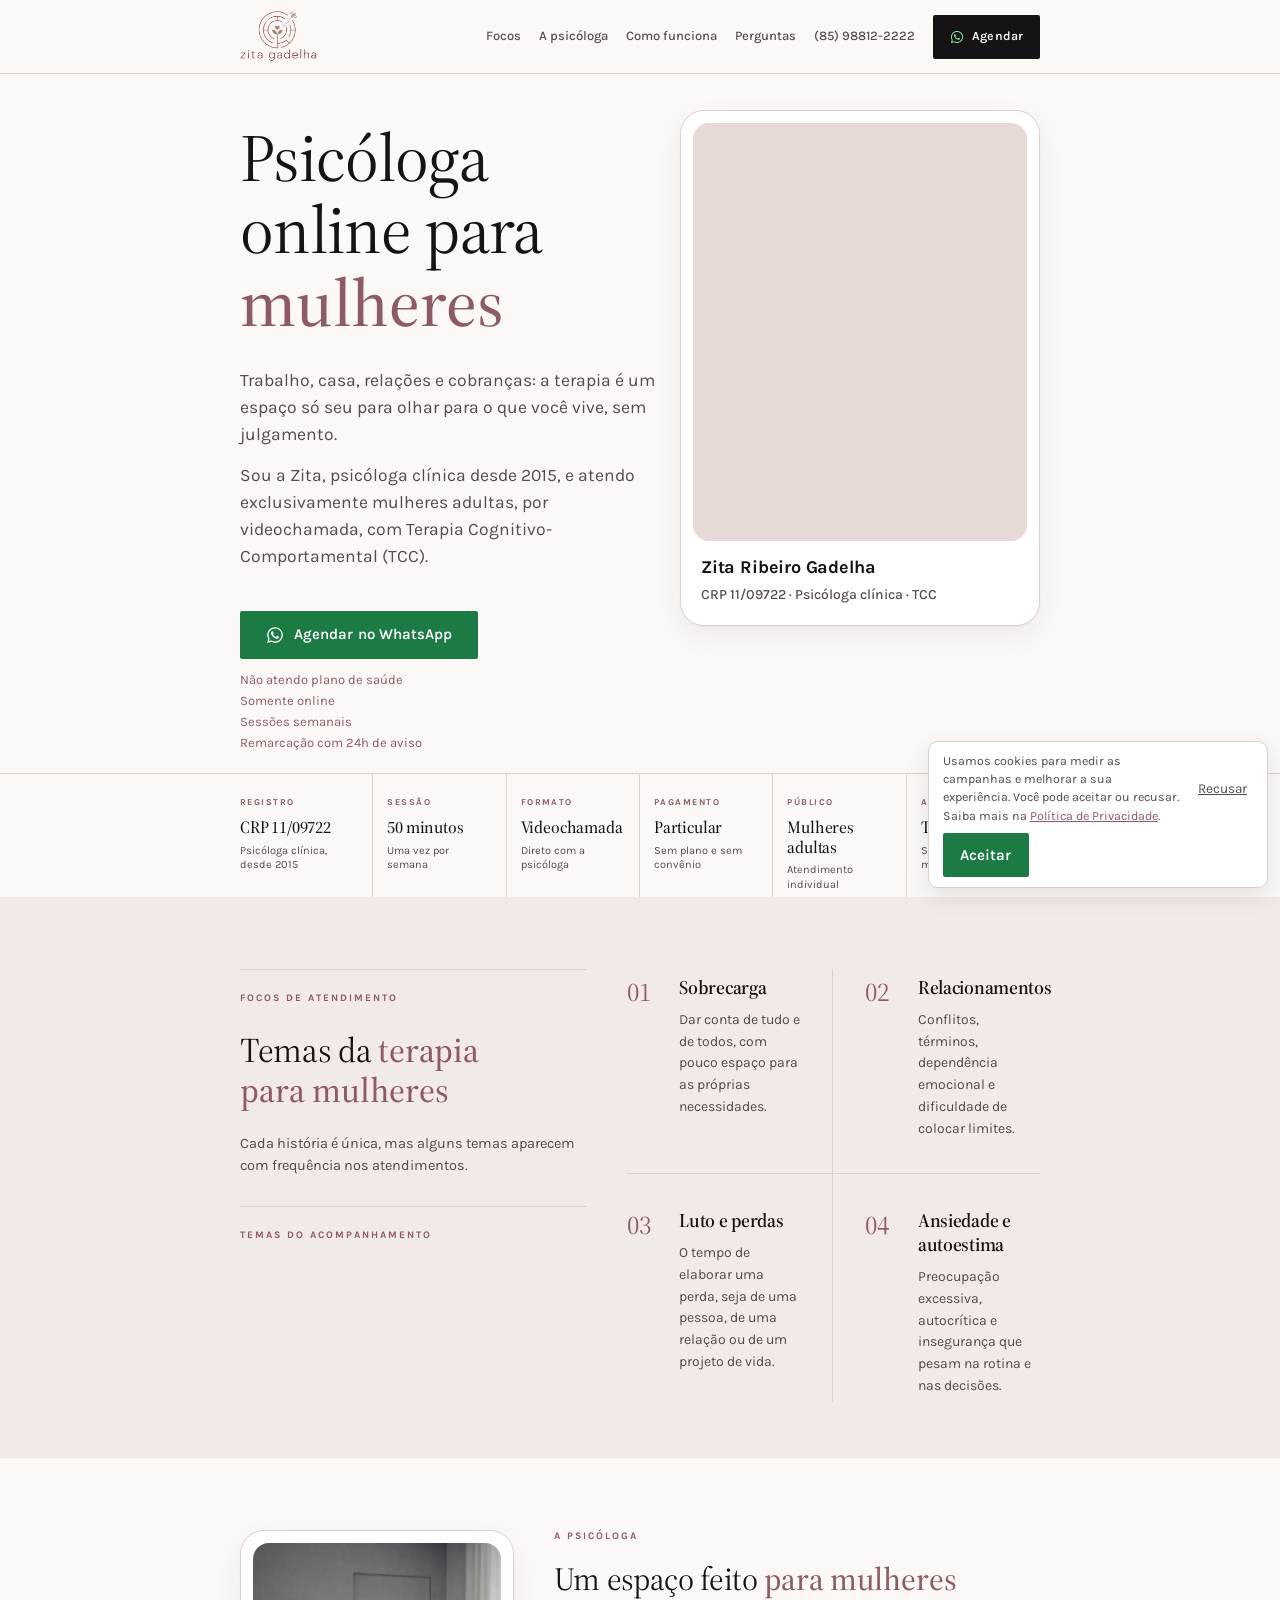
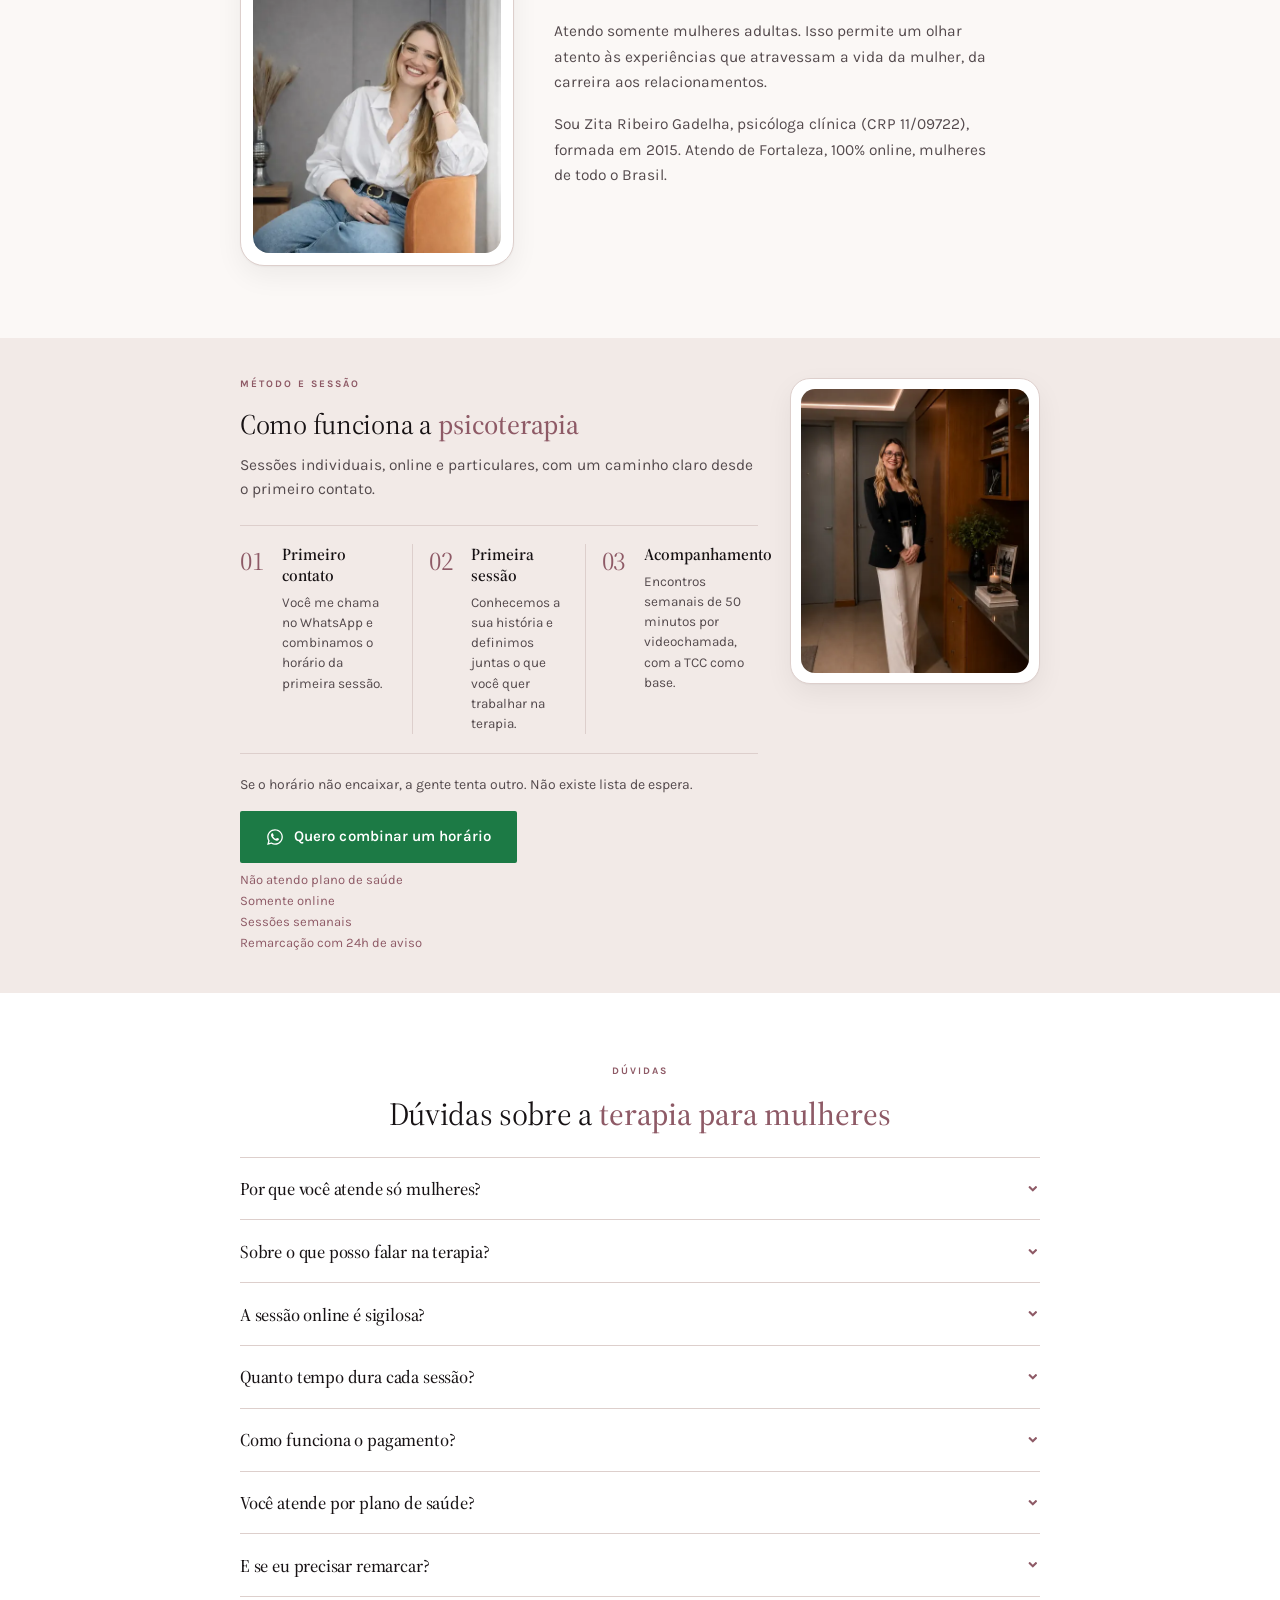
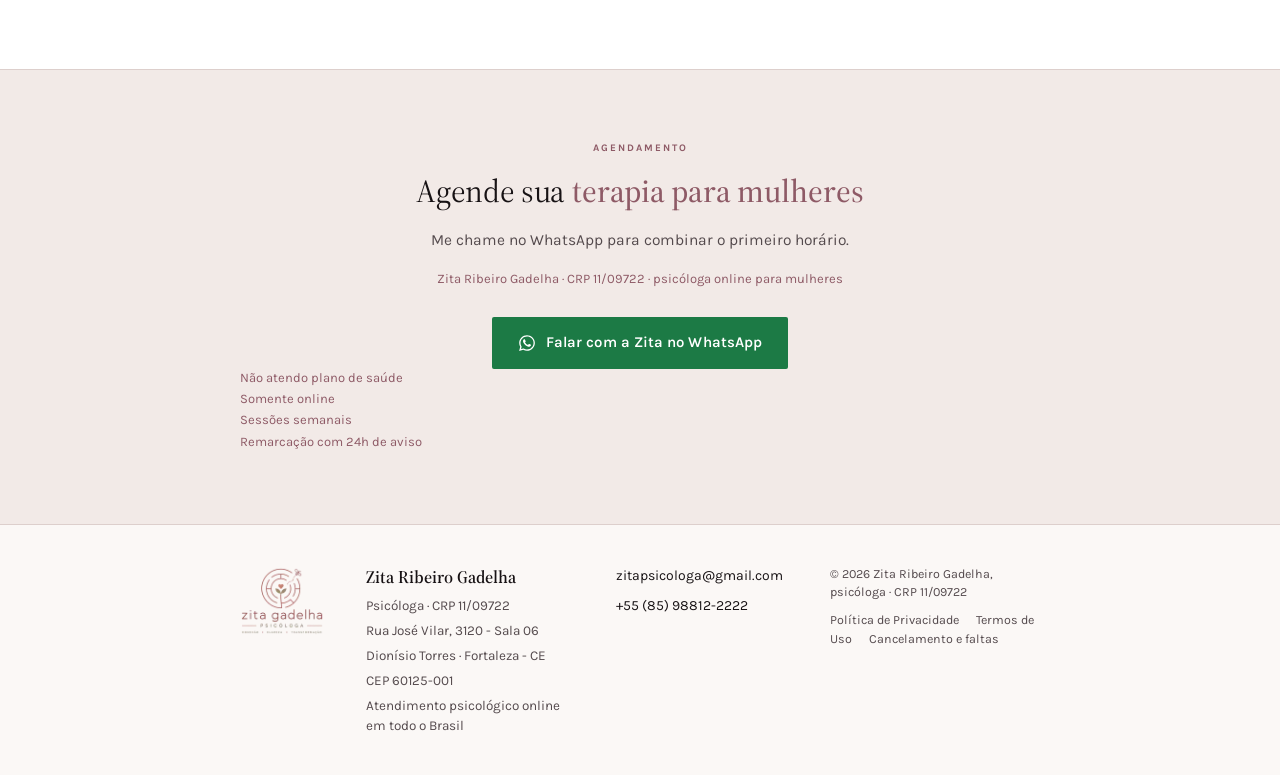
<file: psicologa-para-mulheres.html>
<!DOCTYPE html>
<html lang="pt-BR">
<head>
  <meta charset="UTF-8">
  <meta name="viewport" content="width=device-width, initial-scale=1.0">
  <link rel="canonical" href="https://www.zitapsi.com.br/psicologa-para-mulheres">
  <meta property="og:url" content="https://www.zitapsi.com.br/psicologa-para-mulheres">
  <meta property="og:title" content="Psicóloga Online para Mulheres | Zita Ribeiro Gadelha, CRP 11/09722">
  <meta property="og:description" content="Psicóloga online para mulheres adultas. Atendimento particular por videochamada com TCC, sem plano e sem convênio. Zita Ribeiro Gadelha, CRP 11/09722.">
  <meta property="og:type" content="website">
  <meta property="og:locale" content="pt_BR">
  <meta property="og:image" content="https://www.zitapsi.com.br/IMG/og-zita.jpg">
  <meta property="og:image:width" content="1200">
  <meta property="og:image:height" content="630">
  <meta property="og:image:alt" content="Zita Ribeiro Gadelha, psicóloga online, CRP 11/09722">
  <meta name="twitter:card" content="summary_large_image">
  <meta name="twitter:image" content="https://www.zitapsi.com.br/IMG/og-zita.jpg">
  <link rel="alternate" type="text/markdown" href="/psicologa-para-mulheres.md">
  <link rel="describedby" href="/llms.txt">
  <title>Psicóloga Online para Mulheres | Zita Ribeiro Gadelha, CRP 11/09722</title>
  <meta name="description" content="Psicóloga online para mulheres adultas. Atendimento particular por videochamada com TCC, sem plano e sem convênio. Zita Ribeiro Gadelha, CRP 11/09722.">
  <link rel="preload" as="image" type="image/webp" fetchpriority="high" href="IMG/hero-zita-mobile.webp" media="(max-width: 767px)">
  <link rel="preload" as="image" type="image/webp" fetchpriority="high" href="IMG/hero-zita.webp" media="(min-width: 768px)">
  <link rel="preload" href="fonts/karla-latin-w400-2.woff2" as="font" type="font/woff2" crossorigin>
  <link rel="preload" href="fonts/source-serif-4-display-latin-400-600.woff2" as="font" type="font/woff2" crossorigin>
  <style>
@font-face {
  font-family: "Karla";
  font-style: normal;
  font-weight: 400;
  font-display: swap;
  unicode-range: U+0100-02BA, U+02BD-02C5, U+02C7-02CC, U+02CE-02D7, U+02DD-02FF, U+0304, U+0308, U+0329, U+1D00-1DBF, U+1E00-1E9F, U+1EF2-1EFF, U+2020, U+20A0-20AB, U+20AD-20C0, U+2113, U+2C60-2C7F, U+A720-A7FF;
  src: url("fonts/karla-latin-ext-w400-1.woff2") format("woff2");
}

@font-face {
  font-family: "Karla";
  font-style: normal;
  font-weight: 400;
  font-display: swap;
  unicode-range: U+0000-00FF, U+0131, U+0152-0153, U+02BB-02BC, U+02C6, U+02DA, U+02DC, U+0304, U+0308, U+0329, U+2000-206F, U+20AC, U+2122, U+2191, U+2193, U+2212, U+2215, U+FEFF, U+FFFD;
  src: url("fonts/karla-latin-w400-2.woff2") format("woff2");
}

@font-face {
  font-family: "Karla";
  font-style: normal;
  font-weight: 500;
  font-display: swap;
  unicode-range: U+0100-02BA, U+02BD-02C5, U+02C7-02CC, U+02CE-02D7, U+02DD-02FF, U+0304, U+0308, U+0329, U+1D00-1DBF, U+1E00-1E9F, U+1EF2-1EFF, U+2020, U+20A0-20AB, U+20AD-20C0, U+2113, U+2C60-2C7F, U+A720-A7FF;
  src: url("fonts/karla-latin-ext-w400-1.woff2") format("woff2");
}

@font-face {
  font-family: "Karla";
  font-style: normal;
  font-weight: 500;
  font-display: swap;
  unicode-range: U+0000-00FF, U+0131, U+0152-0153, U+02BB-02BC, U+02C6, U+02DA, U+02DC, U+0304, U+0308, U+0329, U+2000-206F, U+20AC, U+2122, U+2191, U+2193, U+2212, U+2215, U+FEFF, U+FFFD;
  src: url("fonts/karla-latin-w400-2.woff2") format("woff2");
}

@font-face {
  font-family: "Karla";
  font-style: normal;
  font-weight: 600;
  font-display: swap;
  unicode-range: U+0100-02BA, U+02BD-02C5, U+02C7-02CC, U+02CE-02D7, U+02DD-02FF, U+0304, U+0308, U+0329, U+1D00-1DBF, U+1E00-1E9F, U+1EF2-1EFF, U+2020, U+20A0-20AB, U+20AD-20C0, U+2113, U+2C60-2C7F, U+A720-A7FF;
  src: url("fonts/karla-latin-ext-w400-1.woff2") format("woff2");
}

@font-face {
  font-family: "Karla";
  font-style: normal;
  font-weight: 600;
  font-display: swap;
  unicode-range: U+0000-00FF, U+0131, U+0152-0153, U+02BB-02BC, U+02C6, U+02DA, U+02DC, U+0304, U+0308, U+0329, U+2000-206F, U+20AC, U+2122, U+2191, U+2193, U+2212, U+2215, U+FEFF, U+FFFD;
  src: url("fonts/karla-latin-w400-2.woff2") format("woff2");
}

@font-face {
  font-family: "Karla";
  font-style: normal;
  font-weight: 700;
  font-display: swap;
  unicode-range: U+0100-02BA, U+02BD-02C5, U+02C7-02CC, U+02CE-02D7, U+02DD-02FF, U+0304, U+0308, U+0329, U+1D00-1DBF, U+1E00-1E9F, U+1EF2-1EFF, U+2020, U+20A0-20AB, U+20AD-20C0, U+2113, U+2C60-2C7F, U+A720-A7FF;
  src: url("fonts/karla-latin-ext-w400-1.woff2") format("woff2");
}

@font-face {
  font-family: "Karla";
  font-style: normal;
  font-weight: 700;
  font-display: swap;
  unicode-range: U+0000-00FF, U+0131, U+0152-0153, U+02BB-02BC, U+02C6, U+02DA, U+02DC, U+0304, U+0308, U+0329, U+2000-206F, U+20AC, U+2122, U+2191, U+2193, U+2212, U+2215, U+FEFF, U+FFFD;
  src: url("fonts/karla-latin-w400-2.woff2") format("woff2");
}

@font-face {
  font-family: "Source Serif 4";
  font-style: normal;
  font-weight: 400 600;
  font-display: optional;
  unicode-range: U+0000-00FF, U+0131, U+0152-0153, U+02BB-02BC, U+02C6, U+02DA, U+02DC, U+0304, U+0308, U+0329, U+2000-206F, U+20AC, U+2122, U+2191, U+2193, U+2212, U+2215, U+FEFF, U+FFFD;
  src: url("fonts/source-serif-4-display-latin-400-600.woff2") format("woff2");
}





  </style>
  <style>
:root{
  --paper:#FBF8F6;
  --ink:#171214;
  --ink-2:#544A4D;
  --mauve:#8E5A66;
  --rule:#DED0CD;
  --green:#1C7A45;
  --panel:#E7DAD6;
  --white:#fff;
  --container:1140px;
}
*,*::before,*::after{box-sizing:border-box}
html{scroll-behavior:smooth}
body{margin:0;font-family:"Karla",system-ui,sans-serif;color:var(--ink);background:var(--paper);line-height:1.55}
img{max-width:100%;height:auto;display:block}
a{color:inherit;text-decoration:none}
.container{width:min(100% - 2rem,var(--container));margin-inline:auto}
body.lp-ads{background:var(--paper);font-family:"Karla",system-ui,sans-serif;color:var(--ink);scroll-padding-top:5.5rem;--lp-gutter:240px}
body.lp-ads .fold-header{position:sticky;top:0;z-index:150;height:74px;box-sizing:border-box;background:var(--paper);border-bottom:1px solid var(--rule);display:flex;align-items:center;justify-content:space-between;gap:16px;padding:0 var(--lp-gutter);margin:0;box-shadow:none!important;backdrop-filter:none!important;-webkit-backdrop-filter:none!important}
body.lp-ads .fold-brand{display:inline-flex;align-items:center;flex-shrink:0;line-height:0;text-decoration:none;min-height:44px}
body.lp-ads .fold-brand__logo{width:auto;height:52px;display:block}
body.lp-ads .fold-nav__toggle{display:none;flex-direction:column;justify-content:center;gap:5px;width:44px;height:44px;margin:0;padding:10px;border:none;background:transparent;cursor:pointer;flex-shrink:0}
body.lp-ads .fold-nav__toggle-bar{display:block;width:20px;height:2px;background:var(--ink);border-radius:1px;transition:transform .2s ease,opacity .2s ease}
body.lp-ads .fold-nav__toggle[aria-expanded="true"] .fold-nav__toggle-bar:nth-child(1){transform:translateY(7px) rotate(45deg)}
body.lp-ads .fold-nav__toggle[aria-expanded="true"] .fold-nav__toggle-bar:nth-child(2){opacity:0}
body.lp-ads .fold-nav__toggle[aria-expanded="true"] .fold-nav__toggle-bar:nth-child(3){transform:translateY(-7px) rotate(-45deg)}
body.lp-ads .fold-nav-wrap{margin:0;padding:0}
body.lp-ads .fold-nav{display:flex;align-items:center;gap:18px;margin:0;padding:0;list-style:none}
body.lp-ads .fold-nav>li{margin:0;padding:0}
body.lp-ads .fold-nav a:not(.fold-header__cta){display:inline-flex;align-items:center;min-height:44px;font-family:"Karla",system-ui,sans-serif;font-weight:500;font-size:13px;color:var(--ink-2);text-decoration:none;white-space:nowrap}
body.lp-ads .fold-header__phone{display:inline-flex;align-items:center;min-height:44px;font-family:"Karla",system-ui,sans-serif;font-weight:600;font-size:13px;color:var(--ink);text-decoration:none;white-space:nowrap}
body.lp-ads .fold-header__phone:hover{color:var(--mauve)}
body.lp-ads .fold-header__cta{display:inline-flex;flex-direction:row;align-items:center;justify-content:center;gap:8px;background:var(--ink);color:#fff;font-family:"Karla",system-ui,sans-serif;font-weight:600;font-size:12.5px;letter-spacing:0.01em;padding:0 17px;border-radius:2px;border:none;box-shadow:none;min-height:44px;line-height:1;text-decoration:none;cursor:pointer}
body.lp-ads .fold-header__cta svg{width:14px;height:14px;fill:#7FE39D;flex-shrink:0;display:block}
body.lp-ads .fold{display:flex;flex-direction:column;min-height:0;height:auto;max-height:none;overflow:visible;position:relative;align-items:stretch;box-shadow:none}
body.lp-ads .fold__top{display:flex;flex:1 1 auto;min-height:0;align-items:stretch}
body.lp-ads .fold__left{flex:1 1 auto;min-width:0;height:auto;display:flex;flex-direction:column;padding:48px 24px 20px var(--lp-gutter);background:var(--paper);box-sizing:border-box}
body.lp-ads .fold__main{flex:1 1 auto;min-height:0;max-width:none;width:100%}
body.lp-ads .fold__kicker{display:flex;align-items:center;gap:12px;margin:0 0 38px;max-width:100%}
body.lp-ads .fold__kicker-text{font-family:"Karla",system-ui,sans-serif;font-weight:700;font-size:10.5px;letter-spacing:0.22em;text-transform:uppercase;color:var(--mauve);white-space:nowrap;flex-shrink:0}
body.lp-ads .fold__kicker-rule{display:none}
body.lp-ads .fold__title{margin:0 0 28px;max-width:min(100%,48rem);font-family:"Source Serif 4",Georgia,serif;font-weight:400;font-style:normal;font-size:67px;line-height:1.08;letter-spacing:-0.01em;color:var(--ink);text-align:left;font-synthesis:none;font-optical-sizing:auto;-webkit-font-smoothing:antialiased;text-rendering:optimizeLegibility}
body.lp-ads .fold__title em{font-style:normal;font-weight:500;color:var(--mauve);font-family:"Source Serif 4",Georgia,serif;font-synthesis:none;letter-spacing:0}
body.lp-ads .fold__leads{display:grid;gap:0.85rem;width:100%;max-width:min(100%,48rem);margin:0}
body.lp-ads .fold__lead{margin:0;max-width:none;font-family:"Karla",system-ui,sans-serif;font-weight:400;font-size:17.5px;line-height:1.55;color:var(--ink-2);text-align:left}
body.lp-ads .fold__lead strong{font-weight:600;color:var(--ink)}
body.lp-ads .fold__cta-row{display:flex;flex-direction:column;align-items:flex-start;gap:12px;margin-top:40px;width:100%;max-width:min(100%,48rem);font-size:inherit;line-height:1}
body.lp-ads .fold__cta{display:inline-flex;flex-direction:row;align-items:center;justify-content:center;gap:10px;background:var(--green);color:#fff;font-family:"Karla",system-ui,sans-serif;font-weight:600;font-size:15px;letter-spacing:0.005em;padding:0 26px;border-radius:2px;border:none;box-shadow:none;min-height:48px;line-height:1;text-decoration:none;cursor:pointer;flex-shrink:0}
body.lp-ads .fold__cta svg{width:18px;height:18px;fill:#fff;flex-shrink:0;display:block}
body.lp-ads .fold__micro{margin:0;max-width:none;width:auto;font-family:"Karla",system-ui,sans-serif;font-weight:400;font-size:13px;line-height:1.45;color:var(--mauve);text-align:left;white-space:normal;display:grid;gap:0.15rem}body.lp-ads .fold__micro p{margin:0}body.lp-ads .como__cta-wrap{display:flex;flex-direction:column;align-items:flex-start;gap:0.5rem}
body.lp-ads .fold__stats{flex:0 0 124px;height:124px;width:100%;margin:0;padding:0 var(--lp-gutter);border-top:1px solid var(--rule);display:grid;grid-template-columns:repeat(6,minmax(0,1fr));align-items:stretch;box-sizing:border-box}
body.lp-ads .fold__stat{padding:22px 14px 0 0;border-right:1px solid var(--rule);box-sizing:border-box}
body.lp-ads .fold__stat:not(:first-child){padding-left:14px}
body.lp-ads .fold__stat:last-child{border-right:none;padding-right:0}
body.lp-ads .fold__stat-label{margin:0 0 8px;font-family:"Karla",system-ui,sans-serif;font-weight:700;font-size:9px;letter-spacing:0.16em;text-transform:uppercase;color:var(--mauve)}
body.lp-ads .fold__stat-value{margin:0;font-family:"Source Serif 4",Georgia,serif;font-weight:500;font-size:17px;line-height:1.15;letter-spacing:-0.01em;color:var(--ink)}
body.lp-ads .fold__stat-note{margin:6px 0 0;font-family:"Karla",system-ui,sans-serif;font-weight:400;font-size:11px;line-height:1.35;color:var(--ink-2)}
body.lp-ads .fold__right{flex:0 0 calc(360px + var(--lp-gutter));width:calc(360px + var(--lp-gutter));max-width:calc(360px + var(--lp-gutter));height:auto;background:var(--paper);border-left:none;position:relative;overflow:visible;margin:0;padding:36px var(--lp-gutter) 20px 0;box-sizing:border-box;display:flex;flex-direction:column;align-items:stretch;justify-content:flex-start}
body.lp-ads .fold-card{width:100%;max-width:360px;margin:0;padding:12px;background:#fff;border:1px solid var(--rule);border-radius:24px;box-sizing:border-box;box-shadow:0 1px 2px rgba(23,18,20,.04),0 10px 28px rgba(23,18,20,.06)}
body.lp-ads .fold-card__media{width:100%;aspect-ratio:4 / 5;border-radius:16px;overflow:hidden;background:var(--panel)}
body.lp-ads .fold-card__media picture{display:block;width:100%;height:100%}
body.lp-ads .fold-card__photo{width:100%;height:100%;object-fit:cover;object-position:center 22%;display:block;transform:scale(1.1) translateY(3.5%);transform-origin:center center}
body.lp-ads .fold-card__body{padding:16px 8px 8px}
body.lp-ads .fold-card__name{margin:0;font-family:"Karla",system-ui,sans-serif;font-weight:700;font-size:18px;line-height:1.2;letter-spacing:-0.01em;color:var(--ink)}
body.lp-ads .fold-card__meta{margin:7px 0 0;font-family:"Karla",system-ui,sans-serif;font-weight:500;font-size:14px;line-height:1.4;color:var(--ink-2)}
body.lp-ads .fold-card__crp,body.lp-ads .fold-card__role{margin:0}
.btn{display:inline-flex;align-items:center;justify-content:center;gap:.5rem;flex-direction:row-reverse;background:var(--green);color:#fff;border:none;border-radius:2px;padding:.9rem 1.6rem;font-family:"Karla",system-ui,sans-serif;font-size:.95rem;font-weight:600;cursor:pointer;min-height:48px;box-shadow:none}
.btn--whatsapp{background:var(--green);box-shadow:none}
.btn svg{width:1.15rem;height:1.15rem;fill:currentColor}
body.lp-ads h1,
body.lp-ads h2,
body.lp-ads h3 {
  font-synthesis: none;
  -webkit-font-smoothing: antialiased;
  text-rendering: optimizeLegibility;
}
body.lp-ads h1 em,
body.lp-ads h2 em,
body.lp-ads h3 em {
  font-synthesis: none;
  font-style: normal;
  font-weight: 500;
}
body.lp-ads .section__title,body.lp-ads .cta-final h2{font-family:"Source Serif 4",Georgia,serif;font-weight:400;letter-spacing:-0.01em}
  </style>
  <link rel="icon" href="IMG/favicon-64.webp" type="image/webp">
  <script>
    window.dataLayer = window.dataLayer || [];
    function gtag(){dataLayer.push(arguments);}
    gtag('consent', 'default', {
      ad_storage: 'denied',
      ad_user_data: 'denied',
      ad_personalization: 'denied',
      analytics_storage: 'denied',
      wait_for_update: 500
    });
  </script>
  <script>
    (function () {
      var loaded = false;
      function loadGtm() {
        if (loaded) return;
        loaded = true;
        (function(w,d,s,l,i){w[l]=w[l]||[];w[l].push({'gtm.start':
        new Date().getTime(),event:'gtm.js'});var f=d.getElementsByTagName(s)[0],
        j=d.createElement(s),dl=l!='dataLayer'?'&l='+l:'';j.async=true;j.src=
        'https://www.googletagmanager.com/gtm.js?id='+i+dl;f.parentNode.insertBefore(j,f);
        })(window,document,'script','dataLayer','GTM-KSJ28MPD');
      }
      ['pointerdown','keydown','touchstart','scroll'].forEach(function (evt) {
        window.addEventListener(evt, loadGtm, { once: true, passive: true });
      });
      setTimeout(loadGtm, 4000);
    })();
  </script>
  <link rel="apple-touch-icon" href="IMG/apple-touch-icon.png">
</head>
<body class="lp-ads">

  <!-- Google Tag Manager (noscript) -->
  <noscript><iframe src="https://www.googletagmanager.com/ns.html?id=GTM-KSJ28MPD"
  height="0" width="0" style="display:none;visibility:hidden"></iframe></noscript>
  <!-- End Google Tag Manager (noscript) -->

  <header class="fold-header">
    <a href="#inicio" class="fold-brand">
      <img class="fold-brand__logo" src="IMG/logo-header-150.webp" srcset="IMG/logo-header-150.webp 150w, IMG/logo-header-300.webp 300w" sizes="78px" alt="Zita Gadelha, psicóloga online particular" width="120" height="80" decoding="async">
    </a>
    <button type="button" class="fold-nav__toggle" id="fold-nav-toggle" aria-expanded="false" aria-controls="fold-nav-menu" aria-label="Abrir menu de navegação">
      <span class="fold-nav__toggle-bar" aria-hidden="true"></span>
      <span class="fold-nav__toggle-bar" aria-hidden="true"></span>
      <span class="fold-nav__toggle-bar" aria-hidden="true"></span>
    </button>
    <nav id="fold-nav-menu" class="fold-nav-wrap" aria-label="Navegação principal">
      <ul class="fold-nav">
        <li class="fold-nav__sec"><a href="#dor">Focos</a></li>
        <li class="fold-nav__sec"><a href="#quemsoueu">A psicóloga</a></li>
        <li class="fold-nav__sec"><a href="#atendimento">Como funciona</a></li>
        <li class="fold-nav__sec"><a href="#faq">Perguntas</a></li>
        <li class="fold-nav__phone"><a class="fold-header__phone" href="tel:+5585988122222">(85) 98812-2222</a></li>
        <li>
          <a class="fold-header__cta" id="btn-whatsapp-header" data-wa href="https://wa.me/5585988122222?text=Ol%C3%A1.+Vim+da+p%C3%A1gina+de+psic%C3%B3loga+para+mulheres+e+gostaria+de+agendar+uma+sess%C3%A3o+com+a+Zita." target="_blank" rel="noopener noreferrer">
            <svg viewBox="0 0 448 512" aria-hidden="true"><path d="M380.9 97.1C339 55.1 283.2 32 223.9 32c-122.4 0-222 99.6-222 222 0 39.1 10.2 77.3 29.6 111L0 480l117.7-30.9c32.4 17.7 68.9 27 106.1 27h.1c122.3 0 224.1-99.6 224.1-222 0-59.3-25.2-115-67.1-157zm-157 341.6c-33.2 0-65.7-8.9-94-25.7l-6.7-4-69.8 18.3L72 359.2l-4.4-7c-18.5-29.4-28.2-63.3-28.2-98.2 0-101.7 82.8-184.5 184.6-184.5 49.3 0 95.6 19.2 130.4 54.1 34.8 34.9 56.2 81.2 56.1 130.5 0 101.8-84.9 184.6-186.6 184.6zm101.2-138.2c-5.5-2.8-32.8-16.2-37.9-18-5.1-1.9-8.8-2.8-12.5 2.8-3.7 5.6-14.3 18-17.6 21.8-3.2 3.7-6.5 4.2-12 1.4-32.6-16.3-54-29.1-75.5-66-5.7-9.8 5.7-9.1 16.3-30.3 1.8-3.7.9-6.9-.5-9.7-1.4-2.8-12.5-30.1-17.1-41.2-4.5-10.8-9.1-9.3-12.5-9.5-3.2-.2-6.9-.2-10.6-.2-3.7 0-9.7 1.4-14.8 6.9-5.1 5.6-19.4 19-19.4 46.3 0 27.3 19.9 53.7 22.6 57.4 2.8 3.7 39.1 59.7 94.8 83.8 35.2 15.2 49 16.5 66.6 13.9 10.7-1.6 32.8-13.4 37.4-26.4 4.6-13 4.6-24.1 3.2-26.4-1.3-2.5-5-3.9-10.5-6.6z"/></svg>
            <span>Agendar</span>
          </a>
        </li>
      </ul>
    </nav>
  </header>

  <!-- 1. Primeira dobra -->
  <main>
  <section class="fold" id="inicio">
    <div class="fold__top">
      <div class="fold__left">
        <div class="fold__main">
          <h1 class="fold__title">Psicóloga online para <em>mulheres</em></h1>
          <div class="fold__leads">
            <p class="fold__lead">Trabalho, casa, relações e cobranças: a terapia é um espaço só seu para olhar para o que você vive, sem julgamento.</p>
            <p class="fold__lead">Sou a Zita, psicóloga clínica desde 2015, e atendo exclusivamente mulheres adultas, por videochamada, com Terapia Cognitivo-Comportamental (TCC).</p>
          </div>
          <div class="fold__cta-row">
            <a class="fold__cta" id="btn-whatsapp-hero" data-wa href="https://wa.me/5585988122222?text=Ol%C3%A1.+Vim+da+p%C3%A1gina+de+psic%C3%B3loga+para+mulheres+e+gostaria+de+agendar+uma+sess%C3%A3o+com+a+Zita." target="_blank" rel="noopener noreferrer">
              <svg viewBox="0 0 448 512" aria-hidden="true"><path d="M380.9 97.1C339 55.1 283.2 32 223.9 32c-122.4 0-222 99.6-222 222 0 39.1 10.2 77.3 29.6 111L0 480l117.7-30.9c32.4 17.7 68.9 27 106.1 27h.1c122.3 0 224.1-99.6 224.1-222 0-59.3-25.2-115-67.1-157zm-157 341.6c-33.2 0-65.7-8.9-94-25.7l-6.7-4-69.8 18.3L72 359.2l-4.4-7c-18.5-29.4-28.2-63.3-28.2-98.2 0-101.7 82.8-184.5 184.6-184.5 49.3 0 95.6 19.2 130.4 54.1 34.8 34.9 56.2 81.2 56.1 130.5 0 101.8-84.9 184.6-186.6 184.6zm101.2-138.2c-5.5-2.8-32.8-16.2-37.9-18-5.1-1.9-8.8-2.8-12.5 2.8-3.7 5.6-14.3 18-17.6 21.8-3.2 3.7-6.5 4.2-12 1.4-32.6-16.3-54-29.1-75.5-66-5.7-9.8 5.7-9.1 16.3-30.3 1.8-3.7.9-6.9-.5-9.7-1.4-2.8-12.5-30.1-17.1-41.2-4.5-10.8-9.1-9.3-12.5-9.5-3.2-.2-6.9-.2-10.6-.2-3.7 0-9.7 1.4-14.8 6.9-5.1 5.6-19.4 19-19.4 46.3 0 27.3 19.9 53.7 22.6 57.4 2.8 3.7 39.1 59.7 94.8 83.8 35.2 15.2 49 16.5 66.6 13.9 10.7-1.6 32.8-13.4 37.4-26.4 4.6-13 4.6-24.1 3.2-26.4-1.3-2.5-5-3.9-10.5-6.6z"/></svg>
              <span>Agendar no WhatsApp</span>
            </a>
            <div class="fold__micro">
              <p>Não atendo plano de saúde</p>
              <p>Somente online</p>
              <p>Sessões semanais</p>
              <p>Remarcação com 24h de aviso</p>
            </div>
          </div>
        </div>
      </div>
      <div class="fold__right">
        <article class="fold-card">
          <div class="fold-card__media">
            <picture>
              <source media="(max-width: 767px)" srcset="IMG/hero-zita-mobile.webp" type="image/webp" width="640" height="800">
              <img class="fold-card__photo" src="IMG/hero-zita.webp" alt="Zita Ribeiro Gadelha, psicóloga online para mulheres CRP 11/09722" width="720" height="900" fetchpriority="high" decoding="async" loading="eager">
            </picture>
          </div>
          <div class="fold-card__body">
            <p class="fold-card__name">Zita Ribeiro Gadelha</p>
            <p class="fold-card__meta">CRP 11/09722 · Psicóloga clínica · TCC</p>
          </div>
        </article>
      </div>
    </div>
    <div class="fold__stats">
      <div class="fold__stat">
        <p class="fold__stat-label">Registro</p>
        <p class="fold__stat-value">CRP 11/09722</p>
        <p class="fold__stat-note">Psicóloga clínica, desde 2015</p>
      </div>
      <div class="fold__stat">
        <p class="fold__stat-label">Sessão</p>
        <p class="fold__stat-value">50 minutos</p>
        <p class="fold__stat-note">Uma vez por semana</p>
      </div>
      <div class="fold__stat">
        <p class="fold__stat-label">Formato</p>
        <p class="fold__stat-value">Videochamada</p>
        <p class="fold__stat-note">Direto com a psicóloga</p>
      </div>
      <div class="fold__stat">
        <p class="fold__stat-label">Pagamento</p>
        <p class="fold__stat-value">Particular</p>
        <p class="fold__stat-note">Sem plano e sem convênio</p>
      </div>
      <div class="fold__stat">
        <p class="fold__stat-label">Público</p>
        <p class="fold__stat-value">Mulheres adultas</p>
        <p class="fold__stat-note">Atendimento individual</p>
      </div>
      <div class="fold__stat">
        <p class="fold__stat-label">Abordagem</p>
        <p class="fold__stat-value">TCC online</p>
        <p class="fold__stat-note">Sem plataforma no meio</p>
      </div>
    </div>
  </section>

  <!-- 2. Identificação -->
  <section class="sit" id="dor">
    <div class="sit__inner">
      <div class="sit__board">
        <div class="sit__lead">
          <div class="sit__lead-frame">
            <p class="sit__label">Focos de atendimento</p>
            <h2 class="sit__title">Temas da <em>terapia para mulheres</em></h2>
            <p class="sit__intro">Cada história é única, mas alguns temas aparecem com frequência nos atendimentos.</p>
          </div>
          <p class="sit__label sit__label--after">Temas do acompanhamento</p>
        </div>
        <div class="sit__grid" role="list">
          <div class="sit__item" role="listitem">
            <span class="sit__num" aria-hidden="true">01</span>
            <div class="sit__item-body">
              <h3>Sobrecarga</h3>
              <p>Dar conta de tudo e de todos, com pouco espaço para as próprias necessidades.</p>
            </div>
          </div>
          <div class="sit__item" role="listitem">
            <span class="sit__num" aria-hidden="true">02</span>
            <div class="sit__item-body">
              <h3>Relacionamentos</h3>
              <p>Conflitos, términos, dependência emocional e dificuldade de colocar limites.</p>
            </div>
          </div>
          <div class="sit__item" role="listitem">
            <span class="sit__num" aria-hidden="true">03</span>
            <div class="sit__item-body">
              <h3>Luto e perdas</h3>
              <p>O tempo de elaborar uma perda, seja de uma pessoa, de uma relação ou de um projeto de vida.</p>
            </div>
          </div>
          <div class="sit__item" role="listitem">
            <span class="sit__num" aria-hidden="true">04</span>
            <div class="sit__item-body">
              <h3>Ansiedade e autoestima</h3>
              <p>Preocupação excessiva, autocrítica e insegurança que pesam na rotina e nas decisões.</p>
            </div>
          </div>
        </div>
      </div>
    </div>
  </section>

  <!-- 3. Sobre -->
  <section class="about" id="quemsoueu">
    <div class="about__inner">
      <div class="about__board">
        <div class="about__media">
          <div class="about__frame">
            <img src="IMG/about-zita.webp" srcset="IMG/about-zita-560.webp 560w, IMG/about-zita.webp 720w" sizes="(max-width: 767px) 85vw, 270px" alt="Zita Ribeiro Gadelha, psicóloga clínica online CRP 11/09722" width="720" height="900" loading="lazy" decoding="async">
          </div>
        </div>
        <div class="about__copy">
          <p class="sit__label">A psicóloga</p>
          <h2 class="about__title">Um espaço feito <em>para mulheres</em></h2>
          <p class="about__text">Atendo somente mulheres adultas. Isso permite um olhar atento às experiências que atravessam a vida da mulher, da carreira aos relacionamentos.</p>
          <p class="about__text">Sou Zita Ribeiro Gadelha, psicóloga clínica (CRP 11/09722), formada em 2015. Atendo de Fortaleza, 100% online, mulheres de todo o Brasil.</p>
        </div>
      </div>
    </div>
  </section>

  <!-- 4. Como funciona -->
  <section class="como" id="atendimento">
    <div class="como__inner">
      <div class="como__board">
        <div class="como__copy">
          <p class="sit__label">Método e sessão</p>
          <h2 class="como__title">Como funciona a <em>psicoterapia</em></h2>
          <p class="como__intro">Sessões individuais, online e particulares, com um caminho claro desde o primeiro contato.</p>
          <div class="como__steps">
            <article class="como__step">
              <span class="sit__num" aria-hidden="true">01</span>
              <div>
                <h3>Primeiro contato</h3>
                <p>Você me chama no WhatsApp e combinamos o horário da primeira sessão.</p>
              </div>
            </article>
            <article class="como__step">
              <span class="sit__num" aria-hidden="true">02</span>
              <div>
                <h3>Primeira sessão</h3>
                <p>Conhecemos a sua história e definimos juntas o que você quer trabalhar na terapia.</p>
              </div>
            </article>
            <article class="como__step">
              <span class="sit__num" aria-hidden="true">03</span>
              <div>
                <h3>Acompanhamento</h3>
                <p>Encontros semanais de 50 minutos por videochamada, com a TCC como base.</p>
              </div>
            </article>
          </div>
          <div class="como__foot">
            <p class="como__note">Se o horário não encaixar, a gente tenta outro. Não existe lista de espera.</p>
                        <div class="como__cta-wrap">
            <a class="fold__cta" id="btn-whatsapp-atendimento" data-wa href="https://wa.me/5585988122222?text=Ol%C3%A1.+Vim+da+p%C3%A1gina+de+psic%C3%B3loga+para+mulheres+e+gostaria+de+agendar+uma+sess%C3%A3o+com+a+Zita." target="_blank" rel="noopener noreferrer">
              <svg viewBox="0 0 448 512" aria-hidden="true"><path d="M380.9 97.1C339 55.1 283.2 32 223.9 32c-122.4 0-222 99.6-222 222 0 39.1 10.2 77.3 29.6 111L0 480l117.7-30.9c32.4 17.7 68.9 27 106.1 27h.1c122.3 0 224.1-99.6 224.1-222 0-59.3-25.2-115-67.1-157zm-157 341.6c-33.2 0-65.7-8.9-94-25.7l-6.7-4-69.8 18.3L72 359.2l-4.4-7c-18.5-29.4-28.2-63.3-28.2-98.2 0-101.7 82.8-184.5 184.6-184.5 49.3 0 95.6 19.2 130.4 54.1 34.8 34.9 56.2 81.2 56.1 130.5 0 101.8-84.9 184.6-186.6 184.6zm101.2-138.2c-5.5-2.8-32.8-16.2-37.9-18-5.1-1.9-8.8-2.8-12.5 2.8-3.7 5.6-14.3 18-17.6 21.8-3.2 3.7-6.5 4.2-12 1.4-32.6-16.3-54-29.1-75.5-66-5.7-9.8 5.7-9.1 16.3-30.3 1.8-3.7.9-6.9-.5-9.7-1.4-2.8-12.5-30.1-17.1-41.2-4.5-10.8-9.1-9.3-12.5-9.5-3.2-.2-6.9-.2-10.6-.2-3.7 0-9.7 1.4-14.8 6.9-5.1 5.6-19.4 19-19.4 46.3 0 27.3 19.9 53.7 22.6 57.4 2.8 3.7 39.1 59.7 94.8 83.8 35.2 15.2 49 16.5 66.6 13.9 10.7-1.6 32.8-13.4 37.4-26.4 4.6-13 4.6-24.1 3.2-26.4-1.3-2.5-5-3.9-10.5-6.6z"/></svg>
              <span>Quero combinar um horário</span>
            </a>
            <div class="fold__micro">
              <p>Não atendo plano de saúde</p>
              <p>Somente online</p>
              <p>Sessões semanais</p>
              <p>Remarcação com 24h de aviso</p>
            </div>
            </div>
          </div>
        </div>
        <div class="como__media">
          <div class="como__frame">
            <img src="IMG/253352EB-E082-45E4-9882-0F4385DA1478_convertida_reduzida.webp" alt="Zita Ribeiro Gadelha, psicóloga por videochamada, atendimento particular" width="480" height="720" loading="lazy" decoding="async">
          </div>
        </div>
      </div>
    </div>
  </section>

  <!-- 5. FAQ -->
  <section class="ask" id="faq">
    <div class="ask__inner">
      <div class="ask__head">
        <p class="sit__label">Dúvidas</p>
        <h2 class="ask__title">Dúvidas sobre a <em>terapia para mulheres</em></h2>
      </div>
      <div class="faq__list">
          <div class="faq__item">
            <button class="faq__question" type="button" aria-expanded="false">
              <span class="faq__q">Por que você atende só mulheres?</span>
              <svg class="faq__icon" viewBox="0 0 320 512" aria-hidden="true"><path d="M143 352.3L7 216.3c-9.4-9.4-9.4-24.6 0-33.9l22.6-22.6c9.4-9.4 24.6-9.4 33.9 0l96.4 96.4 96.4-96.4c9.4-9.4 24.6-9.4 33.9 0l22.6 22.6c9.4 9.4 9.4 24.6 0 33.9l-136 136c-9.2 9.4-24.4 9.4-33.8 0z"/></svg>
            </button>
            <div class="faq__answer">
              <div class="faq__answer-inner"><p>É uma escolha do meu trabalho clínico: concentro a minha prática nas questões da vida da mulher adulta, em sessão individual.</p></div>
            </div>
          </div>
          <div class="faq__item">
            <button class="faq__question" type="button" aria-expanded="false">
              <span class="faq__q">Sobre o que posso falar na terapia?</span>
              <svg class="faq__icon" viewBox="0 0 320 512" aria-hidden="true"><path d="M143 352.3L7 216.3c-9.4-9.4-9.4-24.6 0-33.9l22.6-22.6c9.4-9.4 24.6-9.4 33.9 0l96.4 96.4 96.4-96.4c9.4-9.4 24.6-9.4 33.9 0l22.6 22.6c9.4 9.4 9.4 24.6 0 33.9l-136 136c-9.2 9.4-24.4 9.4-33.8 0z"/></svg>
            </button>
            <div class="faq__answer">
              <div class="faq__answer-inner"><p>Sobre o que pesa para você hoje: ansiedade, autoestima, relacionamentos, luto, doenças crônicas ou decisões difíceis. Não é preciso chegar com o assunto organizado.</p></div>
            </div>
          </div>
          <div class="faq__item">
            <button class="faq__question" type="button" aria-expanded="false">
              <span class="faq__q">A sessão online é sigilosa?</span>
              <svg class="faq__icon" viewBox="0 0 320 512" aria-hidden="true"><path d="M143 352.3L7 216.3c-9.4-9.4-9.4-24.6 0-33.9l22.6-22.6c9.4-9.4 24.6-9.4 33.9 0l96.4 96.4 96.4-96.4c9.4-9.4 24.6-9.4 33.9 0l22.6 22.6c9.4 9.4 9.4 24.6 0 33.9l-136 136c-9.2 9.4-24.4 9.4-33.8 0z"/></svg>
            </button>
            <div class="faq__answer">
              <div class="faq__answer-inner"><p>Sim. O sigilo segue o Código de Ética Profissional do Psicólogo, como no consultório. Você só precisa de um lugar reservado e de uma boa conexão.</p></div>
            </div>
          </div>
          <div class="faq__item">
            <button class="faq__question" type="button" aria-expanded="false">
              <span class="faq__q">Quanto tempo dura cada sessão?</span>
              <svg class="faq__icon" viewBox="0 0 320 512" aria-hidden="true"><path d="M143 352.3L7 216.3c-9.4-9.4-9.4-24.6 0-33.9l22.6-22.6c9.4-9.4 24.6-9.4 33.9 0l96.4 96.4 96.4-96.4c9.4-9.4 24.6-9.4 33.9 0l22.6 22.6c9.4 9.4 9.4 24.6 0 33.9l-136 136c-9.2 9.4-24.4 9.4-33.8 0z"/></svg>
            </button>
            <div class="faq__answer">
              <div class="faq__answer-inner"><p>Cada sessão dura 50 minutos e acontece uma vez por semana, por videochamada no Google Meet, no horário que combinamos.</p></div>
            </div>
          </div>
          <div class="faq__item">
            <button class="faq__question" type="button" aria-expanded="false">
              <span class="faq__q">Como funciona o pagamento?</span>
              <svg class="faq__icon" viewBox="0 0 320 512" aria-hidden="true"><path d="M143 352.3L7 216.3c-9.4-9.4-9.4-24.6 0-33.9l22.6-22.6c9.4-9.4 24.6-9.4 33.9 0l96.4 96.4 96.4-96.4c9.4-9.4 24.6-9.4 33.9 0l22.6 22.6c9.4 9.4 9.4 24.6 0 33.9l-136 136c-9.2 9.4-24.4 9.4-33.8 0z"/></svg>
            </button>
            <div class="faq__answer">
              <div class="faq__answer-inner"><p>O atendimento é particular. O valor eu passo no WhatsApp, e o pagamento é antecipado, por Pix ou cartão, no formato mensal ou quinzenal.</p></div>
            </div>
          </div>
          <div class="faq__item" id="faq-cancelamento">
            <button class="faq__question" type="button" aria-expanded="false">
              <span class="faq__q">Você atende por plano de saúde?</span>
              <svg class="faq__icon" viewBox="0 0 320 512" aria-hidden="true"><path d="M143 352.3L7 216.3c-9.4-9.4-9.4-24.6 0-33.9l22.6-22.6c9.4-9.4 24.6-9.4 33.9 0l96.4 96.4 96.4-96.4c9.4-9.4 24.6-9.4 33.9 0l22.6 22.6c9.4 9.4 9.4 24.6 0 33.9l-136 136c-9.2 9.4-24.4 9.4-33.8 0z"/></svg>
            </button>
            <div class="faq__answer">
              <div class="faq__answer-inner"><p>Não. O atendimento é particular, sem plano e sem convênio. Se o seu plano tiver reembolso para psicoterapia, consulte a operadora sobre a documentação necessária.</p></div>
            </div>
          </div>
          <div class="faq__item">
            <button class="faq__question" type="button" aria-expanded="false">
              <span class="faq__q">E se eu precisar remarcar?</span>
              <svg class="faq__icon" viewBox="0 0 320 512" aria-hidden="true"><path d="M143 352.3L7 216.3c-9.4-9.4-9.4-24.6 0-33.9l22.6-22.6c9.4-9.4 24.6-9.4 33.9 0l96.4 96.4 96.4-96.4c9.4-9.4 24.6-9.4 33.9 0l22.6 22.6c9.4 9.4 9.4 24.6 0 33.9l-136 136c-9.2 9.4-24.4 9.4-33.8 0z"/></svg>
            </button>
            <div class="faq__answer">
              <div class="faq__answer-inner"><p>Basta avisar no WhatsApp com pelo menos 24 horas de antecedência. Sem esse aviso, ou em caso de falta, a sessão é considerada realizada.</p></div>
            </div>
          </div>
      </div>
    </div>
  </section>

  <!-- 6. Fechamento -->
  <section class="close" id="agendamento">
    <div class="close__inner">
      <div class="close__copy">
        <p class="sit__label">Agendamento</p>
        <h2 class="close__title">Agende sua <em>terapia para mulheres</em></h2>
        <p class="close__text">Me chame no WhatsApp para combinar o primeiro horário.</p>
        <p class="close__meta">Zita Ribeiro Gadelha · CRP 11/09722 · psicóloga online para mulheres</p>
        <a class="fold__cta" id="btn-whatsapp-final" data-wa href="https://wa.me/5585988122222?text=Ol%C3%A1.+Vim+da+p%C3%A1gina+de+psic%C3%B3loga+para+mulheres+e+gostaria+de+agendar+uma+sess%C3%A3o+com+a+Zita." target="_blank" rel="noopener noreferrer">
          <svg viewBox="0 0 448 512" aria-hidden="true"><path d="M380.9 97.1C339 55.1 283.2 32 223.9 32c-122.4 0-222 99.6-222 222 0 39.1 10.2 77.3 29.6 111L0 480l117.7-30.9c32.4 17.7 68.9 27 106.1 27h.1c122.3 0 224.1-99.6 224.1-222 0-59.3-25.2-115-67.1-157zm-157 341.6c-33.2 0-65.7-8.9-94-25.7l-6.7-4-69.8 18.3L72 359.2l-4.4-7c-18.5-29.4-28.2-63.3-28.2-98.2 0-101.7 82.8-184.5 184.6-184.5 49.3 0 95.6 19.2 130.4 54.1 34.8 34.9 56.2 81.2 56.1 130.5 0 101.8-84.9 184.6-186.6 184.6zm101.2-138.2c-5.5-2.8-32.8-16.2-37.9-18-5.1-1.9-8.8-2.8-12.5 2.8-3.7 5.6-14.3 18-17.6 21.8-3.2 3.7-6.5 4.2-12 1.4-32.6-16.3-54-29.1-75.5-66-5.7-9.8 5.7-9.1 16.3-30.3 1.8-3.7.9-6.9-.5-9.7-1.4-2.8-12.5-30.1-17.1-41.2-4.5-10.8-9.1-9.3-12.5-9.5-3.2-.2-6.9-.2-10.6-.2-3.7 0-9.7 1.4-14.8 6.9-5.1 5.6-19.4 19-19.4 46.3 0 27.3 19.9 53.7 22.6 57.4 2.8 3.7 39.1 59.7 94.8 83.8 35.2 15.2 49 16.5 66.6 13.9 10.7-1.6 32.8-13.4 37.4-26.4 4.6-13 4.6-24.1 3.2-26.4-1.3-2.5-5-3.9-10.5-6.6z"/></svg>
          <span>Falar com a Zita no WhatsApp</span>
        </a>
        <div class="fold__micro">
          <p>Não atendo plano de saúde</p>
          <p>Somente online</p>
          <p>Sessões semanais</p>
          <p>Remarcação com 24h de aviso</p>
        </div>
      </div>
    </div>
  </section>

  </main>

  <footer class="foot">
    <div class="foot__inner">
      <div class="foot__brand">
        <img class="foot__logo" src="IMG/logo-footer-180.webp" srcset="IMG/logo-footer-180.webp 180w, IMG/logo-footer-300.webp 300w" sizes="90px" alt="Zita Gadelha, psicóloga online particular" width="140" height="116" loading="lazy">
      </div>
      <address class="foot__nap">
        <strong>Zita Ribeiro Gadelha</strong>
        <span>Psicóloga · CRP 11/09722</span>
        <span>Rua José Vilar, 3120 - Sala 06</span>
        <span>Dionísio Torres · Fortaleza - CE</span>
        <span>CEP 60125-001</span>
        <span>Atendimento psicológico online em todo o Brasil</span>
      </address>
      <div class="foot__contact">
        <a href="mailto:zitapsicologa@gmail.com">zitapsicologa@gmail.com</a>
        <a href="tel:+5585988122222">+55 (85) 98812-2222</a>
      </div>
      <div class="foot__legal">
        <p>© <span id="footer-year">2026</span> Zita Ribeiro Gadelha, psicóloga · CRP 11/09722</p>
        <p>
          <a href="privacy-policy.html">Política de Privacidade</a>
          <a href="terms-of-use.html">Termos de Uso</a>
          <a href="#faq-cancelamento">Cancelamento e faltas</a>
        </p>
      </div>
    </div>
  </footer>

  <div id="cookie-banner" class="cookie-banner" hidden role="dialog" aria-label="Aviso de cookies">
    <p>Usamos cookies para medir as campanhas e melhorar a sua experiência. Você pode aceitar ou recusar. Saiba mais na <a href="privacy-policy.html">Política de Privacidade</a>.</p>
    <button type="button" id="cookie-refuse" class="cookie-banner__refuse">Recusar</button>
    <button type="button" id="cookie-accept" class="btn btn--sm btn--whatsapp">Aceitar</button>
  </div>

  <a class="whatsapp-float" id="btn-whatsapp-float" data-wa href="https://wa.me/5585988122222?text=Ol%C3%A1.+Vim+da+p%C3%A1gina+de+psic%C3%B3loga+para+mulheres+e+gostaria+de+agendar+uma+sess%C3%A3o+com+a+Zita." target="_blank" rel="noopener noreferrer" aria-label="Abrir WhatsApp">
    <svg viewBox="0 0 448 512" aria-hidden="true"><path d="M380.9 97.1C339 55.1 283.2 32 223.9 32c-122.4 0-222 99.6-222 222 0 39.1 10.2 77.3 29.6 111L0 480l117.7-30.9c32.4 17.7 68.9 27 106.1 27h.1c122.3 0 224.1-99.6 224.1-222 0-59.3-25.2-115-67.1-157zm-157 341.6c-33.2 0-65.7-8.9-94-25.7l-6.7-4-69.8 18.3L72 359.2l-4.4-7c-18.5-29.4-28.2-63.3-28.2-98.2 0-101.7 82.8-184.5 184.6-184.5 49.3 0 95.6 19.2 130.4 54.1 34.8 34.9 56.2 81.2 56.1 130.5 0 101.8-84.9 184.6-186.6 184.6zm101.2-138.2c-5.5-2.8-32.8-16.2-37.9-18-5.1-1.9-8.8-2.8-12.5 2.8-3.7 5.6-14.3 18-17.6 21.8-3.2 3.7-6.5 4.2-12 1.4-32.6-16.3-54-29.1-75.5-66-5.7-9.8 5.7-9.1 16.3-30.3 1.8-3.7.9-6.9-.5-9.7-1.4-2.8-12.5-30.1-17.1-41.2-4.5-10.8-9.1-9.3-12.5-9.5-3.2-.2-6.9-.2-10.6-.2-3.7 0-9.7 1.4-14.8 6.9-5.1 5.6-19.4 19-19.4 46.3 0 27.3 19.9 53.7 22.6 57.4 2.8 3.7 39.1 59.7 94.8 83.8 35.2 15.2 49 16.5 66.6 13.9 10.7-1.6 32.8-13.4 37.4-26.4 4.6-13 4.6-24.1 3.2-26.4-1.3-2.5-5-3.9-10.5-6.6z"/></svg>
  </a>

  <script type="application/ld+json">
  {
    "@context": "https://schema.org",
    "@type": "ProfessionalService",
    "name": "Zita Ribeiro Gadelha - Psicóloga Online para Mulheres",
    "description": "Psicóloga online para mulheres adultas. Atendimento particular por videochamada com TCC, sem plano e sem convênio. Zita Ribeiro Gadelha, CRP 11/09722.",
    "url": "https://www.zitapsi.com.br/psicologa-para-mulheres",
    "telephone": "+55-85-98812-2222",
    "email": "zitapsicologa@gmail.com",
    "address": {
      "@type": "PostalAddress",
      "streetAddress": "Rua José Vilar, 3120, Sala 06",
      "addressLocality": "Fortaleza",
      "addressRegion": "CE",
      "postalCode": "60125-001",
      "addressCountry": "BR"
    },
    "areaServed": "BR",
    "priceRange": "$$",
    "image": "https://www.zitapsi.com.br/IMG/hero-zita.webp"
  }
  </script>
  <script type="application/ld+json">
  {
    "@context": "https://schema.org",
    "@type": "FAQPage",
    "mainEntity": [
      {
        "@type": "Question",
        "name": "Por que você atende só mulheres?",
        "acceptedAnswer": {
          "@type": "Answer",
          "text": "É uma escolha do meu trabalho clínico: concentro a minha prática nas questões da vida da mulher adulta, em sessão individual."
        }
      },
      {
        "@type": "Question",
        "name": "Sobre o que posso falar na terapia?",
        "acceptedAnswer": {
          "@type": "Answer",
          "text": "Sobre o que pesa para você hoje: ansiedade, autoestima, relacionamentos, luto, doenças crônicas ou decisões difíceis. Não é preciso chegar com o assunto organizado."
        }
      },
      {
        "@type": "Question",
        "name": "A sessão online é sigilosa?",
        "acceptedAnswer": {
          "@type": "Answer",
          "text": "Sim. O sigilo segue o Código de Ética Profissional do Psicólogo, como no consultório. Você só precisa de um lugar reservado e de uma boa conexão."
        }
      },
      {
        "@type": "Question",
        "name": "Quanto tempo dura cada sessão?",
        "acceptedAnswer": {
          "@type": "Answer",
          "text": "Cada sessão dura 50 minutos e acontece uma vez por semana, por videochamada no Google Meet, no horário que combinamos."
        }
      },
      {
        "@type": "Question",
        "name": "Como funciona o pagamento?",
        "acceptedAnswer": {
          "@type": "Answer",
          "text": "O atendimento é particular. O valor eu passo no WhatsApp, e o pagamento é antecipado, por Pix ou cartão, no formato mensal ou quinzenal."
        }
      },
      {
        "@type": "Question",
        "name": "Você atende por plano de saúde?",
        "acceptedAnswer": {
          "@type": "Answer",
          "text": "Não. O atendimento é particular, sem plano e sem convênio. Se o seu plano tiver reembolso para psicoterapia, consulte a operadora sobre a documentação necessária."
        }
      },
      {
        "@type": "Question",
        "name": "E se eu precisar remarcar?",
        "acceptedAnswer": {
          "@type": "Answer",
          "text": "Basta avisar no WhatsApp com pelo menos 24 horas de antecedência. Sem esse aviso, ou em caso de falta, a sessão é considerada realizada."
        }
      }
    ]
  }
  </script>
    <style>
    body.lp-ads {
      color: var(--ink);
      background: var(--paper);
      --lp-gutter: 240px;
    }
    body.lp-ads .section--situacoes,
    body.lp-ads .section--como,
    body.lp-ads #faq {
      background: #fff;
    }
    body.lp-ads .sit {
      background: #F2EAE7;
      color: #171214;
      margin: 0;
      padding: 0;
    }
    body.lp-ads .friction {
      background: #FBF8F6;
      border-top: 1px solid #DDCFCC;
      border-bottom: 1px solid #DDCFCC;
      margin: 0;
      padding: 0;
    }
    body.lp-ads .friction__inner {
      display: grid;
      grid-template-columns: repeat(3, minmax(0, 1fr));
      gap: 0;
      padding: 1.1rem var(--lp-gutter);
      box-sizing: border-box;
    }
    body.lp-ads .friction__item {
      margin: 0;
      padding: 0.35rem 1.25rem 0.35rem 0;
      border-right: 1px solid #DDCFCC;
      font-family: "Karla", system-ui, sans-serif;
      font-size: 14px;
      line-height: 1.45;
      color: #544A4D;
    }
    body.lp-ads .friction__item:last-child {
      border-right: none;
      padding-right: 0;
    }
    body.lp-ads .friction__item:not(:first-child) {
      padding-left: 1.25rem;
    }
    body.lp-ads .friction__item strong {
      color: #171214;
      font-weight: 600;
    }
    body.lp-ads .faq__list {
      display: flex;
      flex-direction: column;
      gap: 0;
      max-width: none;
      margin: 0;
    }
    body.lp-ads .faq__item {
      overflow: hidden;
    }
    body.lp-ads .faq__question {
      width: 100%;
      display: flex;
      align-items: center;
      justify-content: space-between;
      gap: 1rem;
      min-height: 44px;
      background: none;
      border: none;
      cursor: pointer;
      text-align: left;
    }
    body.lp-ads .faq__icon {
      width: 0.85rem;
      height: 0.85rem;
      transition: transform 0.3s;
    }
    body.lp-ads .faq__item.is-open .faq__icon {
      transform: rotate(180deg);
    }
    body.lp-ads .faq__answer {
      display: grid;
      grid-template-rows: 0fr;
      transition: grid-template-rows 0.35s ease;
    }
    body.lp-ads .faq__item.is-open .faq__answer {
      grid-template-rows: 1fr;
    }
    body.lp-ads .faq__answer-inner {
      overflow: hidden;
    }
    body.lp-ads .cookie-banner {
      position: fixed;
      right: 12px;
      left: auto;
      bottom: 12px;
      z-index: 120;
      flex-wrap: wrap;
      align-items: center;
      justify-content: space-between;
      gap: 0.5rem 0.75rem;
      padding: 0.65rem 0.85rem;
      max-width: min(340px, calc(100vw - 24px));
      margin-inline: 0;
      background: #fff;
      border: 1px solid #DDCFCC;
      border-radius: 10px;
      box-shadow: 0 8px 24px rgba(0, 0, 0, 0.1);
    }
    body.lp-ads .cookie-banner__refuse {
      background: none;
      border: 0;
      padding: 0 0.4rem;
      min-height: 44px;
      font: inherit;
      font-size: 0.85rem;
      color: #544A4D;
      text-decoration: underline;
      cursor: pointer;
    }
    body.lp-ads.has-cookie-banner {
      padding-bottom: 0;
    }
    body.lp-ads .cookie-banner:not([hidden]) {
      display: flex;
    }
    body.lp-ads .cookie-banner[hidden] {
      display: none !important;
    }
    body.lp-ads .cookie-banner p {
      margin: 0;
      flex: 1 1 180px;
      font-size: 0.78rem;
      line-height: 1.45;
      color: #544A4D;
    }
    body.lp-ads .cookie-banner a {
      color: #8E5A66;
      text-decoration: underline;
    }
    body.lp-ads .btn--sm {
      min-height: 44px;
      padding: 0 1.1rem;
    }
    body.lp-ads .sit__inner {
      padding: 72px var(--lp-gutter) 0;
      box-sizing: border-box;
    }
    body.lp-ads .sit__board {
      display: grid;
      grid-template-columns: minmax(320px, 1.05fr) minmax(0, 1.25fr);
      column-gap: 40px;
      align-items: start;
      padding-bottom: 56px;
    }
    body.lp-ads .sit__lead-frame {
      border-top: 1px solid #DDCFCC;
      border-bottom: 1px solid #DDCFCC;
      padding: 22px 0 28px;
    }
    body.lp-ads .sit__label {
      margin: 0 0 26px;
      font-family: "Karla", system-ui, sans-serif;
      font-weight: 700;
      font-size: 10px;
      letter-spacing: 0.2em;
      text-transform: uppercase;
      color: #8E5A66;
      line-height: 1.3;
    }
    body.lp-ads .sit__label--after {
      margin: 22px 0 0;
    }
    body.lp-ads .sit__title {
      margin: 0 0 22px;
      max-width: none;
      font-family: "Source Serif 4", Georgia, serif;
      font-weight: 400;
      font-size: clamp(2rem, 2.7vw, 2.7rem);
      line-height: 1.15;
      letter-spacing: -0.01em;
      color: #171214;
      font-synthesis: none;
      -webkit-font-smoothing: antialiased;
      text-wrap: balance;
    }
    body.lp-ads .sit__title em {
      font-style: normal;
      font-weight: 500;
      color: #8E5A66;
      font-synthesis: none;
      letter-spacing: 0;
    }
    body.lp-ads .sit__intro {
      margin: 0;
      max-width: none;
      font-family: "Karla", system-ui, sans-serif;
      font-weight: 400;
      font-size: 14.5px;
      line-height: 1.55;
      color: #544A4D;
    }
    body.lp-ads .sit__grid {
      display: grid;
      grid-template-columns: 1fr 1fr;
      align-items: stretch;
    }
    body.lp-ads .sit__item {
      display: grid;
      grid-template-columns: 2.4rem minmax(0, 1fr);
      column-gap: 14px;
      padding: 6px 32px 34px 0;
      border-bottom: 1px solid #DDCFCC;
      box-sizing: border-box;
    }
    body.lp-ads .sit__item:nth-child(odd) {
      border-right: 1px solid #DDCFCC;
      padding-right: 32px;
    }
    body.lp-ads .sit__item:nth-child(even) {
      padding-left: 32px;
      padding-right: 0;
    }
    body.lp-ads .sit__item:nth-child(n + 3) {
      border-bottom: none;
      padding-top: 34px;
      padding-bottom: 6px;
    }
    body.lp-ads .sit__num {
      font-family: "Source Serif 4", Georgia, serif;
      font-weight: 400;
      font-size: 1.65rem;
      line-height: 1;
      letter-spacing: -0.01em;
      color: #8E5A66;
      padding-top: 0.15em;
    }
    body.lp-ads .sit__item-body h3 {
      margin: 0 0 10px;
      font-family: "Source Serif 4", Georgia, serif;
      font-weight: 600;
      font-size: 1.2rem;
      line-height: 1.25;
      letter-spacing: -0.015em;
      color: #171214;
    }
    body.lp-ads .sit__item-body p {
      margin: 0;
      font-family: "Karla", system-ui, sans-serif;
      font-weight: 400;
      font-size: 14px;
      line-height: 1.55;
      color: #544A4D;
    }
    body.lp-ads .about {
      background: #FBF8F6;
      margin: 0;
      padding: 0;
    }
    body.lp-ads .about__inner {
      padding: 72px var(--lp-gutter);
      box-sizing: border-box;
    }
    body.lp-ads .about__board {
      display: grid;
      grid-template-columns: minmax(220px, 0.72fr) minmax(0, 1.28fr);
      column-gap: 40px;
      align-items: start;
    }
    body.lp-ads .about__frame {
      padding: 12px;
      background: #fff;
      border: 1px solid #DDCFCC;
      border-radius: 24px;
      box-shadow: 0 1px 2px rgba(23,18,20,.04), 0 10px 28px rgba(23,18,20,.06);
      box-sizing: border-box;
    }
    body.lp-ads .about__frame img {
      width: 100%;
      aspect-ratio: 4 / 5;
      object-fit: cover;
      object-position: center 20%;
      border-radius: 16px;
      display: block;
    }
    body.lp-ads .about__title {
      margin: 0 0 1.35rem;
      max-width: none;
      font-family: "Source Serif 4", Georgia, serif;
      font-weight: 400;
      font-size: clamp(1.9rem, 2.5vw, 2.45rem);
      line-height: 1.15;
      letter-spacing: -0.01em;
      color: #171214;
      font-synthesis: none;
      -webkit-font-smoothing: antialiased;
      text-wrap: balance;
    }
    body.lp-ads .about__title em {
      font-style: normal;
      font-weight: 500;
      color: #8E5A66;
      font-synthesis: none;
      letter-spacing: 0;
    }
    body.lp-ads .about__text {
      margin: 0 0 1rem;
      max-width: 48ch;
      font-family: "Karla", system-ui, sans-serif;
      font-size: 15.5px;
      line-height: 1.65;
      color: #544A4D;
    }
    body.lp-ads .about__text:last-child {
      margin-bottom: 0;
    }
    body.lp-ads .como {
      background: #F2EAE7;
      margin: 0;
      padding: 0;
    }
    body.lp-ads .como__inner {
      padding: 40px var(--lp-gutter);
      box-sizing: border-box;
    }
    body.lp-ads .como__board {
      display: grid;
      grid-template-columns: minmax(0, 1.35fr) minmax(200px, 0.65fr);
      column-gap: 2rem;
      align-items: start;
    }
    body.lp-ads .como__copy {
      max-width: none;
      min-width: 0;
    }
    body.lp-ads .como .sit__label {
      margin-bottom: 0.75rem;
    }
    body.lp-ads .como__title {
      margin: 0 0 0.75rem;
      max-width: none;
      font-family: "Source Serif 4", Georgia, serif;
      font-weight: 400;
      font-size: clamp(1.75rem, 2.2vw, 2.25rem);
      line-height: 1.15;
      letter-spacing: -0.01em;
      color: #171214;
      font-synthesis: none;
      -webkit-font-smoothing: antialiased;
    }
    body.lp-ads .como__title em {
      font-style: normal;
      font-weight: 500;
      color: #8E5A66;
      font-synthesis: none;
      letter-spacing: 0;
    }
    body.lp-ads .como__intro {
      margin: 0 0 1.5rem;
      max-width: none;
      font-family: "Karla", system-ui, sans-serif;
      font-size: 15.5px;
      line-height: 1.55;
      color: #544A4D;
    }
    body.lp-ads .como__media {
      position: sticky;
      top: 6rem;
    }
    body.lp-ads .como__frame {
      padding: 10px;
      background: #fff;
      border: 1px solid #DDCFCC;
      border-radius: 20px;
      box-shadow: 0 1px 2px rgba(23,18,20,.04), 0 10px 28px rgba(23,18,20,.06);
      box-sizing: border-box;
      max-width: 320px;
      margin-left: auto;
    }
    body.lp-ads .como__frame img {
      width: 100%;
      aspect-ratio: 4 / 5;
      object-fit: cover;
      object-position: center top;
      border-radius: 14px;
      display: block;
    }
    body.lp-ads .como__steps {
      display: grid;
      grid-template-columns: repeat(3, minmax(0, 1fr));
      gap: 0;
      margin: 0;
      padding: 1.15rem 0;
      border-top: 1px solid #DDCFCC;
      border-bottom: 1px solid #DDCFCC;
    }
    body.lp-ads .como__step {
      display: grid;
      grid-template-columns: 2rem minmax(0, 1fr);
      column-gap: 10px;
      padding: 0 1rem 0 0;
      border-right: 1px solid #DDCFCC;
      box-sizing: border-box;
    }
    body.lp-ads .como__step:last-child {
      border-right: none;
      padding-right: 0;
    }
    body.lp-ads .como__step:not(:first-child) {
      padding-left: 1rem;
    }
    body.lp-ads .como__step h3 {
      margin: 0 0 0.4rem;
      font-family: "Source Serif 4", Georgia, serif;
      font-weight: 600;
      font-size: 1.05rem;
      line-height: 1.25;
      color: #171214;
    }
    body.lp-ads .como__step p {
      margin: 0;
      font-family: "Karla", system-ui, sans-serif;
      font-size: 13.5px;
      line-height: 1.5;
      color: #544A4D;
    }
    body.lp-ads .como__foot {
      display: flex;
      flex-wrap: wrap;
      align-items: center;
      justify-content: space-between;
      gap: 1rem 1.25rem;
      margin-top: 1.25rem;
      padding-top: 0;
      border-top: none;
    }
    body.lp-ads .como__note {
      margin: 0;
      flex: 1 1 14rem;
      max-width: none;
      font-family: "Karla", system-ui, sans-serif;
      font-size: 14px;
      line-height: 1.5;
      color: #544A4D;
    }
    body.lp-ads .ask {
      background: #FBF8F6;
      margin: 0;
      padding: 0;
    }
    body.lp-ads .ask__inner {
      padding: 72px var(--lp-gutter);
      box-sizing: border-box;
    }
    body.lp-ads .ask__head {
      max-width: min(100%, 52rem);
      margin: 0 auto 1.5rem;
      text-align: center;
    }
    body.lp-ads .ask__title {
      margin: 0;
      max-width: none;
      font-family: "Source Serif 4", Georgia, serif;
      font-weight: 400;
      font-size: clamp(1.9rem, 2.5vw, 2.45rem);
      line-height: 1.15;
      letter-spacing: -0.01em;
      color: #171214;
      text-wrap: balance;
      font-synthesis: none;
      -webkit-font-smoothing: antialiased;
    }
    body.lp-ads .ask__title em {
      font-style: normal;
      font-weight: 500;
      color: #8E5A66;
      font-synthesis: none;
      letter-spacing: 0;
    }
    body.lp-ads .faq__list {
      max-width: none;
      margin: 0;
      gap: 0;
    }
    body.lp-ads .faq__item {
      background: transparent;
      border: none;
      border-radius: 0;
      box-shadow: none;
      border-top: 1px solid #DDCFCC;
      overflow: hidden;
    }
    body.lp-ads .faq__item:last-child {
      border-bottom: 1px solid #DDCFCC;
    }
    body.lp-ads .faq__item + .faq__item {
      margin-top: 0;
    }
    body.lp-ads .faq__question {
      padding: 1.15rem 0;
      font-family: "Source Serif 4", Georgia, serif;
      font-size: 1.12rem;
      font-weight: 500;
      color: #171214;
      gap: 1rem;
    }
    body.lp-ads .faq__question:hover,
    body.lp-ads .faq__item.is-open .faq__question {
      background: transparent;
    }
    body.lp-ads .faq__question .faq__q {
      margin: 0;
      font: inherit;
      font-weight: 500;
      text-align: left;
      color: inherit;
      letter-spacing: -0.01em;
    }
    body.lp-ads .faq__icon {
      fill: #8E5A66;
      flex-shrink: 0;
    }
    body.lp-ads .faq__answer p {
      padding: 0 0 1.15rem;
      font-family: "Karla", system-ui, sans-serif;
      font-size: 14.5px;
      line-height: 1.65;
      color: #544A4D;
      max-width: 62ch;
    }
    body.lp-ads .ask .sit__label {
      margin-bottom: 1.1rem;
    }
    body.lp-ads .como .sit__label,
    body.lp-ads .about .sit__label,
    body.lp-ads .close .sit__label {
      margin-bottom: 1.1rem;
    }
    body.lp-ads .close {
      background: #F2EAE7;
      margin: 0;
      padding: 0;
      border-top: 1px solid #DDCFCC;
    }
    body.lp-ads .close__inner {
      padding: 72px var(--lp-gutter);
      max-width: none;
      box-sizing: border-box;
    }
    body.lp-ads .close__copy {
      max-width: min(100%, 56rem);
      margin-inline: auto;
      text-align: center;
    }
    body.lp-ads .close__title {
      margin: 0 0 1.15rem;
      max-width: none;
      font-family: "Source Serif 4", Georgia, serif;
      font-weight: 400;
      font-size: clamp(1.9rem, 2.5vw, 2.55rem);
      line-height: 1.15;
      letter-spacing: -0.01em;
      color: #171214;
      text-wrap: balance;
      font-synthesis: none;
      -webkit-font-smoothing: antialiased;
    }
    body.lp-ads .close__title em {
      font-style: normal;
      font-weight: 500;
      color: #8E5A66;
      font-synthesis: none;
      letter-spacing: 0;
    }
    body.lp-ads .close__text {
      margin: 0 auto 1rem;
      max-width: min(100%, 42rem);
      font-family: "Karla", system-ui, sans-serif;
      font-size: 15.5px;
      line-height: 1.65;
      color: #544A4D;
    }
    body.lp-ads .close__meta {
      margin: 0 0 1.75rem;
      font-family: "Karla", system-ui, sans-serif;
      font-size: 13px;
      line-height: 1.5;
      color: #8E5A66;
    }
    body.lp-ads .close .fold__cta {
      margin-inline: auto;
    }
    body.lp-ads .close .fold__cta,
    body.lp-ads .como .fold__cta {
      width: auto;
      min-height: 52px;
    }
    body.lp-ads .foot {
      background: #FBF8F6;
      border-top: 1px solid #DDCFCC;
      margin: 0;
      padding: 0;
    }
    body.lp-ads .foot__inner {
      display: grid;
      grid-template-columns: auto 1.2fr 1fr 1.2fr;
      gap: 2rem 2.5rem;
      align-items: start;
      padding: 2.5rem var(--lp-gutter);
      box-sizing: border-box;
    }
    body.lp-ads .foot__logo {
      width: auto;
      height: 72px;
      display: block;
    }
    body.lp-ads .foot__nap {
      margin: 0;
      font-style: normal;
      display: grid;
      gap: 0.35rem;
      font-family: "Karla", system-ui, sans-serif;
      font-size: 13.5px;
      line-height: 1.45;
      color: #544A4D;
    }
    body.lp-ads .foot__nap strong {
      font-family: "Source Serif 4", Georgia, serif;
      font-weight: 600;
      font-size: 1.1rem;
      color: #171214;
    }
    body.lp-ads .foot__contact {
      display: grid;
      gap: 0.55rem;
      align-content: start;
    }
    body.lp-ads .foot__contact a {
      font-family: "Karla", system-ui, sans-serif;
      font-size: 14px;
      color: #171214;
      text-decoration: none;
    }
    body.lp-ads .foot__contact a:hover {
      color: #8E5A66;
    }
    body.lp-ads .foot__legal {
      display: grid;
      gap: 0.55rem;
      align-content: start;
      font-family: "Karla", system-ui, sans-serif;
      font-size: 12.5px;
      line-height: 1.5;
      color: #544A4D;
    }
    body.lp-ads .foot__legal p {
      margin: 0;
    }
    body.lp-ads .foot__legal a {
      color: #544A4D;
      text-decoration: none;
      margin-right: 0.85rem;
    }
    body.lp-ads .foot__legal a:hover {
      color: #8E5A66;
    }
    body.lp-ads .section {
      padding: clamp(3rem, 6vw, 5rem) 0;
    }
    body.lp-ads .container,
    body.lp-ads .container--narrow,
    body.lp-ads .cta-final__content,
    body.lp-ads .site-footer .container {
      width: 100%;
      max-width: none;
      margin-inline: 0;
      padding-inline: var(--lp-gutter);
      box-sizing: border-box;
    }
    @media (max-width: 1200px) {
      body.lp-ads {
        --lp-gutter: 96px;
      }
    }
    @media (max-width: 1024px) {
      body.lp-ads {
        --lp-gutter: 48px;
      }
      body.lp-ads .sit__inner {
        padding: 56px var(--lp-gutter) 0;
      }
      body.lp-ads .sit__board {
        grid-template-columns: 1fr;
        column-gap: 0;
        row-gap: 2rem;
        padding-bottom: 2.5rem;
      }
      body.lp-ads .sit__item {
        padding: 1.1rem 1rem 1.35rem 0;
      }
      body.lp-ads .sit__item:nth-child(odd) {
        padding-right: 1rem;
      }
      body.lp-ads .sit__item:nth-child(even) {
        padding-left: 1rem;
      }
      body.lp-ads .sit__item:nth-child(n + 3) {
        padding-top: 1.35rem;
        padding-bottom: 1.1rem;
      }
      body.lp-ads .friction__inner {
        grid-template-columns: 1fr;
        padding: 1rem var(--lp-gutter);
      }
      body.lp-ads .friction__item,
      body.lp-ads .friction__item:not(:first-child),
      body.lp-ads .friction__item:last-child {
        border-right: none;
        border-bottom: 1px solid #DDCFCC;
        padding: 0.75rem 0;
      }
      body.lp-ads .friction__item:last-child {
        border-bottom: none;
      }
      body.lp-ads .fold-nav__toggle {
        display: none;
      }
      body.lp-ads .fold-nav-wrap {
        position: static;
        order: 2;
        z-index: 1;
        background: transparent;
        border-bottom: none;
        max-height: none;
        overflow: visible;
        opacity: 1;
        pointer-events: auto;
      }
      body.lp-ads .fold-nav-wrap.is-open {
        max-height: none;
        opacity: 1;
        pointer-events: auto;
      }
      body.lp-ads .fold-nav {
        flex-direction: row;
        align-items: center;
        justify-content: flex-end;
        gap: 0.5rem;
        padding: 0;
      }
      body.lp-ads .fold-nav > li {
        border-top: none;
      }
      body.lp-ads .fold-nav__sec,
      body.lp-ads .fold-nav__phone {
        display: none;
      }
      body.lp-ads .fold-nav a:not(.fold-header__cta) {
        display: inline-flex;
        padding: 0;
        white-space: nowrap;
        font-size: 0.82rem;
      }
      body.lp-ads .fold-nav .fold-header__cta {
        width: auto;
        margin: 0;
        min-height: 44px;
        padding: 0 14px;
      }
      body.lp-ads .fold {
        height: auto;
        min-height: 0;
        max-height: none;
        overflow: visible;
      }
      body.lp-ads .fold__top {
        flex-direction: column;
      }
      body.lp-ads .fold__left {
        padding: 2rem var(--lp-gutter) 1.25rem;
        order: 1;
      }
      body.lp-ads .fold__right {
        flex: none;
        width: 100%;
        max-width: none;
        padding: 0.5rem var(--lp-gutter) 1.75rem;
        order: 2;
      }
      body.lp-ads .fold-card {
        max-width: 320px;
        margin-inline: auto;
      }
      body.lp-ads .fold__title {
        font-size: clamp(2.1rem, 6.5vw, 3.25rem);
        max-width: min(100%, 48rem);
        margin: 0 0 1.35rem;
      }
      body.lp-ads .fold__kicker {
        margin: 0 0 1.35rem;
      }
      body.lp-ads .fold__kicker-text {
        white-space: normal;
        letter-spacing: 0.14em;
        font-size: 0.68rem;
        line-height: 1.45;
      }
      body.lp-ads .fold__lead {
        font-size: 1.02rem;
      }
      body.lp-ads .fold__cta-row {
        width: 100%;
        max-width: 100%;
        font-size: 1rem;
        margin-top: 1.75rem;
        align-items: stretch;
      }
      body.lp-ads .fold__cta {
        width: 100%;
        min-height: 52px;
        justify-content: center;
      }
      body.lp-ads .fold__micro {
        width: 100%;
        max-width: 100%;
        white-space: normal;
        text-align: left;
        margin-inline: 0;
      }
      body.lp-ads .fold__stats {
        flex: none;
        height: auto;
        grid-template-columns: repeat(2, minmax(0, 1fr));
        padding: 0.35rem var(--lp-gutter) 1.5rem;
      }
      body.lp-ads .fold__stat {
        padding: 1.1rem 1rem;
        border-right: 1px solid var(--rule);
      }
      body.lp-ads .fold__stat:nth-child(2n) {
        border-right: none;
      }
      body.lp-ads .fold__stat:nth-child(-n + 4) {
        border-bottom: 1px solid var(--rule);
      }
      body.lp-ads .fold__stat:nth-child(n + 5) {
        border-bottom: none;
      }
      body.lp-ads .fold__stat:not(:first-child) {
        padding-left: 1rem;
      }
      body.lp-ads .fold__stat-value {
        font-size: 1.05rem;
      }
      body.lp-ads .about__inner,
      body.lp-ads .ask__inner,
      body.lp-ads .close__inner {
        padding: 56px var(--lp-gutter);
      }
      body.lp-ads .como__inner {
        padding: 36px var(--lp-gutter);
      }
      body.lp-ads .about__board {
        grid-template-columns: 1fr;
        column-gap: 0;
        row-gap: 2rem;
      }
      body.lp-ads .about__frame {
        max-width: 360px;
      }
      body.lp-ads .about__title {
        max-width: none;
      }
      body.lp-ads .como__board {
        grid-template-columns: 1fr;
        row-gap: 1.5rem;
      }
      body.lp-ads .como__media {
        position: static;
        order: -1;
      }
      body.lp-ads .como__frame {
        max-width: 280px;
        margin-inline: auto;
      }
      body.lp-ads .como__steps {
        grid-template-columns: 1fr;
        gap: 0;
      }
      body.lp-ads .como__step,
      body.lp-ads .como__step:not(:first-child),
      body.lp-ads .como__step:last-child {
        border-right: none;
        padding: 1.25rem 0;
        border-bottom: 1px solid #DDCFCC;
      }
      body.lp-ads .como__step:last-child {
        border-bottom: none;
        padding-bottom: 0;
      }
      body.lp-ads .como__step:first-child {
        padding-top: 0;
      }
      body.lp-ads .como__foot {
        flex-direction: column;
        align-items: stretch;
      }
      body.lp-ads .como__note {
        max-width: none;
      }
      body.lp-ads .close .fold__cta,
      body.lp-ads .como .fold__cta {
        width: 100%;
        justify-content: center;
      }
      body.lp-ads .foot__inner {
        grid-template-columns: 1fr 1fr;
        gap: 1.75rem 2rem;
      }
    }
    @media (max-width: 767px) {
      body.lp-ads {
        --lp-gutter: 1.25rem;
      }
      body.lp-ads .fold-header {
        height: 64px;
      }
      body.lp-ads .fold-brand__logo {
        height: 44px;
      }
      body.lp-ads .fold__left {
        padding: 1.6rem var(--lp-gutter) 1rem;
      }
      body.lp-ads .fold__title {
        font-size: clamp(1.85rem, 8.2vw, 2.35rem);
        max-width: none;
        margin: 0 0 1.15rem;
      }
      body.lp-ads .fold__kicker {
        margin: 0 0 1.1rem;
      }
      body.lp-ads .fold__cta-row {
        margin-top: 1.5rem;
      }
      body.lp-ads .fold__micro {
        font-size: 0.75rem;
        line-height: 1.4;
      }
      body.lp-ads .sit__grid {
        grid-template-columns: 1fr;
      }
      body.lp-ads .sit__item,
      body.lp-ads .sit__item:nth-child(odd),
      body.lp-ads .sit__item:nth-child(even),
      body.lp-ads .sit__item:nth-child(n + 3) {
        padding: 1.15rem 0;
        border-right: none;
        border-bottom: 1px solid #DDCFCC;
      }
      body.lp-ads .sit__item:last-child {
        border-bottom: none;
      }
      body.lp-ads .sit__title {
        max-width: none;
        font-size: clamp(1.85rem, 7vw, 2.25rem);
      }
      body.lp-ads .fold__stats {
        grid-template-columns: repeat(2, minmax(0, 1fr));
        padding: 0.25rem var(--lp-gutter) 1.25rem;
        column-gap: 0.75rem;
      }
      body.lp-ads .fold__stat,
      body.lp-ads .fold__stat:not(:first-child) {
        padding: 1rem 0.5rem 1rem 0;
        border-right: 1px solid var(--rule);
        border-bottom: 1px solid var(--rule);
      }
      body.lp-ads .fold__stat:nth-child(2n) {
        padding-right: 0;
        padding-left: 0.5rem;
        border-right: none;
      }
      body.lp-ads .fold__stat:nth-child(n + 5) {
        border-bottom: none;
      }
      body.lp-ads .fold__stat-label {
        letter-spacing: 0.12em;
        font-size: 0.58rem;
      }
      body.lp-ads .fold__stat-value {
        font-size: 1.05rem;
      }
      body.lp-ads .fold__stat-note {
        font-size: 0.72rem;
        line-height: 1.35;
      }
      body.lp-ads .fold-card {
        max-width: 100%;
      }
      body.lp-ads .about__inner,
      body.lp-ads .ask__inner,
      body.lp-ads .close__inner {
        padding: 48px var(--lp-gutter);
      }
      body.lp-ads .como__inner {
        padding: 32px var(--lp-gutter);
      }
      body.lp-ads .about__frame,
      body.lp-ads .como__frame {
        max-width: 100%;
        border-radius: 20px;
      }
      body.lp-ads .about__frame img,
      body.lp-ads .como__frame img {
        border-radius: 14px;
      }
      body.lp-ads .about__title,
      body.lp-ads .como__title,
      body.lp-ads .ask__title,
      body.lp-ads .close__title {
        font-size: clamp(1.85rem, 7vw, 2.25rem);
      }
      body.lp-ads .faq__question {
        font-size: 1.05rem;
        padding: 1rem 0;
      }
      body.lp-ads .foot__inner {
        grid-template-columns: 1fr;
        gap: 1.5rem;
        padding: 2rem var(--lp-gutter) 2.5rem;
      }
      body.lp-ads .foot__logo {
        height: 64px;
      }
    }
    @media (max-width: 380px) {
      body.lp-ads {
        --lp-gutter: 1rem;
      }
      body.lp-ads .fold__title {
        font-size: 1.7rem;
      }
    }
  </style>
<script src="js/wa-track.js?v=1" defer></script>
  <script src="js/wa-lead-modal.js?v=3" defer></script>
    <script src="js/main-lp.js?v=3" defer></script>
  <script src="js/consent.js?v=2" defer></script>
  <script>
    (function () {
      var el = document.getElementById("footer-year");
      if (el) el.textContent = new Date().getFullYear();
    })();
  </script>

  <style id="fold-lock">
    /* Spec fold palette wins over css/style.css :root */
    html:has(body.lp-ads),
    body.lp-ads {
      --paper: #FBF8F6;
      --ink: #171214;
      --ink-2: #544A4D;
      --mauve: #8E5A66;
      --rule: #DED0CD;
      --green: #1C7A45;
      --panel: #E7DAD6;
      --white: #fff;
      --text: #171214;
      background: #FBF8F6;
      font-family: "Karla", system-ui, sans-serif;
      color: #171214;
    }
    body.lp-ads .fold-header,
    body.lp-ads .fold,
    body.lp-ads .fold *:not(.fold-card) {
      box-shadow: none !important;
      text-shadow: none !important;
    }
    body.lp-ads .fold-header {
      position: sticky !important;
      top: 0 !important;
      height: 74px !important;
      padding: 0 var(--lp-gutter) !important;
      background: #FBF8F6 !important;
      border-bottom: 1px solid #DED0CD !important;
    }
    body.lp-ads .fold {
      height: auto !important;
      min-height: 0 !important;
      max-height: none !important;
      overflow: visible !important;
      display: flex !important;
      flex-direction: column !important;
      background: #FBF8F6 !important;
    }
    body.lp-ads .fold__top {
      display: flex !important;
      flex: 1 1 auto !important;
      min-height: 0 !important;
      align-items: stretch !important;
    }
    body.lp-ads .fold__left {
      background: #FBF8F6 !important;
      height: auto !important;
      padding: 48px 24px 20px var(--lp-gutter) !important;
    }
    body.lp-ads .fold__main {
      max-width: none !important;
      width: 100% !important;
    }
    body.lp-ads .fold__kicker {
      margin: 0 0 38px !important;
    }
    body.lp-ads .fold__kicker-rule {
      display: none !important;
    }
    body.lp-ads .fold__lead {
      max-width: 100% !important;
    }
    body.lp-ads .fold__cta-row {
      margin-top: 40px !important;
    }
    body.lp-ads .fold__right {
      flex: 0 0 calc(360px + var(--lp-gutter)) !important;
      width: calc(360px + var(--lp-gutter)) !important;
      max-width: calc(360px + var(--lp-gutter)) !important;
      height: auto !important;
      background: #FBF8F6 !important;
      border-left: none !important;
      padding: 36px var(--lp-gutter) 20px 0 !important;
      display: flex !important;
      flex-direction: column !important;
      align-items: stretch !important;
      justify-content: flex-start !important;
    }
    body.lp-ads .fold-card {
      width: 100% !important;
      max-width: 360px !important;
      padding: 12px !important;
      background: #fff !important;
      border: 1px solid #DED0CD !important;
      border-radius: 24px !important;
      box-shadow: 0 1px 2px rgba(23,18,20,.04), 0 10px 28px rgba(23,18,20,.06) !important;
      box-sizing: border-box !important;
    }
    body.lp-ads .fold-card__media {
      aspect-ratio: 4 / 5 !important;
      border-radius: 16px !important;
      overflow: hidden !important;
    }
    body.lp-ads .fold-card__photo {
      width: 100% !important;
      height: 100% !important;
      object-fit: cover !important;
      object-position: center 22% !important;
      display: block !important;
      transform: scale(1.1) translateY(3.5%) !important;
      transform-origin: center center !important;
    }
    body.lp-ads .fold-card__name {
      font-family: "Karla", system-ui, sans-serif !important;
      font-weight: 700 !important;
      font-size: 18px !important;
      color: #171214 !important;
    }
    body.lp-ads .fold-card__meta {
      color: #544A4D !important;
    }
    body.lp-ads .fold__stats {
      flex: 0 0 124px !important;
      height: 124px !important;
      width: 100% !important;
      padding: 0 var(--lp-gutter) !important;
      margin: 0 !important;
      border-top: 1px solid #DED0CD !important;
      display: grid !important;
      grid-template-columns: repeat(6, minmax(0, 1fr)) !important;
      box-sizing: border-box !important;
    }
    body.lp-ads .container,
    body.lp-ads .container--narrow,
    body.lp-ads .cta-final__content,
    body.lp-ads .site-footer .container {
      width: 100% !important;
      max-width: none !important;
      margin-inline: 0 !important;
      padding-inline: var(--lp-gutter) !important;
      box-sizing: border-box !important;
    }
    body.lp-ads .fold__cta {
      background: #1C7A45 !important;
      border-radius: 2px !important;
    }
    body.lp-ads .fold-header__cta {
      background: #171214 !important;
      border-radius: 2px !important;
    }
    body.lp-ads .fold__title {
      font-size: 67px !important;
      max-width: min(100%, 48rem) !important;
      margin: 0 0 28px !important;
      line-height: 1.08 !important;
      letter-spacing: -0.01em !important;
      font-family: "Source Serif 4", Georgia, serif !important;
      font-weight: 400 !important;
      color: #171214 !important;
      font-synthesis: none !important;
      -webkit-font-smoothing: antialiased !important;
    }
    body.lp-ads .fold__title em {
      color: #8E5A66 !important;
      font-weight: 500 !important;
      font-style: normal !important;
      font-synthesis: none !important;
      letter-spacing: 0 !important;
    }
    body.lp-ads .fold-brand__logo {
      height: 52px !important;
      width: auto !important;
      display: block !important;
    }
    body.lp-ads .fold__stat-label {
      color: #8E5A66 !important;
    }
    body.lp-ads .site-header,
    body.lp-ads .hero {
      display: none !important;
    }
    body.lp-ads .whatsapp-float {
      display: none !important;
    }
    @media (max-width: 1024px) {
      body.lp-ads .fold-nav__toggle {
        display: none !important;
      }
      body.lp-ads .fold-nav-wrap {
        position: static !important;
        order: 2 !important;
        max-height: none !important;
        opacity: 1 !important;
        pointer-events: auto !important;
        border-bottom: none !important;
        background: transparent !important;
      }
      body.lp-ads .fold-nav {
        flex-direction: row !important;
        align-items: center !important;
        gap: 0.5rem !important;
        padding: 0 !important;
      }
      body.lp-ads .fold-nav__sec,
      body.lp-ads .fold-nav__phone {
        display: none !important;
      }
      body.lp-ads .fold {
        height: auto !important;
        min-height: 0 !important;
        max-height: none !important;
        overflow: visible !important;
      }
      body.lp-ads .fold__top {
        flex-direction: column !important;
      }
      body.lp-ads .fold__left {
        padding: 2rem var(--lp-gutter) 1.25rem !important;
        order: 1 !important;
      }
      body.lp-ads .fold__right {
        flex: none !important;
        width: 100% !important;
        max-width: none !important;
        height: auto !important;
        padding: 0.5rem var(--lp-gutter) 1.75rem !important;
        order: 2 !important;
      }
      body.lp-ads .fold-card {
        max-width: 320px !important;
        margin-inline: auto !important;
      }
      body.lp-ads .fold__title {
        font-size: clamp(2.1rem, 6.5vw, 3.25rem) !important;
        max-width: min(100%, 48rem) !important;
        margin: 0 0 1.35rem !important;
      }
      body.lp-ads .fold__kicker {
        margin: 0 0 1.35rem !important;
      }
      body.lp-ads .fold__kicker-text {
        white-space: normal !important;
        letter-spacing: 0.14em !important;
        font-size: 0.68rem !important;
      }
      body.lp-ads .fold__cta-row {
        width: 100% !important;
        max-width: 100% !important;
        font-size: 1rem !important;
        margin-top: 1.75rem !important;
        align-items: stretch !important;
      }
      body.lp-ads .fold__cta {
        width: 100% !important;
        min-height: 52px !important;
      }
      body.lp-ads .fold__micro {
        width: 100% !important;
        max-width: 100% !important;
        white-space: normal !important;
        text-align: left !important;
      }
      body.lp-ads .fold__stats {
        flex: none !important;
        height: auto !important;
        grid-template-columns: repeat(2, minmax(0, 1fr)) !important;
        padding: 0.35rem var(--lp-gutter) 1.5rem !important;
      }
      body.lp-ads .fold__stat {
        padding: 1.1rem 1rem !important;
        border-right: 1px solid #DED0CD !important;
      }
      body.lp-ads .fold__stat:nth-child(2n) {
        border-right: none !important;
      }
      body.lp-ads .fold__stat:nth-child(-n + 4) {
        border-bottom: 1px solid #DED0CD !important;
      }
    }
    @media (max-width: 767px) {
      body.lp-ads .fold-header {
        height: 64px !important;
      }
      body.lp-ads .fold-brand__logo {
        height: 44px !important;
      }
      body.lp-ads .fold__left {
        padding: 1.6rem var(--lp-gutter) 1rem !important;
      }
      body.lp-ads .fold__title {
        font-size: clamp(1.85rem, 8.2vw, 2.35rem) !important;
        max-width: none !important;
        margin: 0 0 1.15rem !important;
      }
      body.lp-ads .fold__cta-row {
        margin-top: 1.5rem !important;
      }
      body.lp-ads .fold__micro {
        font-size: 0.75rem !important;
        line-height: 1.4 !important;
      }
      body.lp-ads .fold__stats {
        grid-template-columns: repeat(2, minmax(0, 1fr)) !important;
        padding: 0.25rem var(--lp-gutter) 1.25rem !important;
        column-gap: 0.75rem !important;
      }
      body.lp-ads .fold__stat {
        padding: 1rem 0.5rem 1rem 0 !important;
        border-right: 1px solid #DED0CD !important;
        border-bottom: 1px solid #DED0CD !important;
      }
      body.lp-ads .fold__stat:nth-child(2n) {
        padding-right: 0 !important;
        padding-left: 0.5rem !important;
        border-right: none !important;
      }
      body.lp-ads .fold__stat:nth-child(n + 5) {
        border-bottom: none !important;
      }
      body.lp-ads .fold__stat:last-child {
        border-bottom: none !important;
      }
      body.lp-ads .fold__stat-label {
        letter-spacing: 0.12em !important;
        font-size: 0.58rem !important;
      }
      body.lp-ads .fold__stat-value {
        font-size: 1.05rem !important;
      }
      body.lp-ads .fold__stat-note {
        font-size: 0.72rem !important;
      }
      body.lp-ads .fold-card {
        max-width: 100% !important;
      }
    }
  </style>

</body>
</html>
</file>
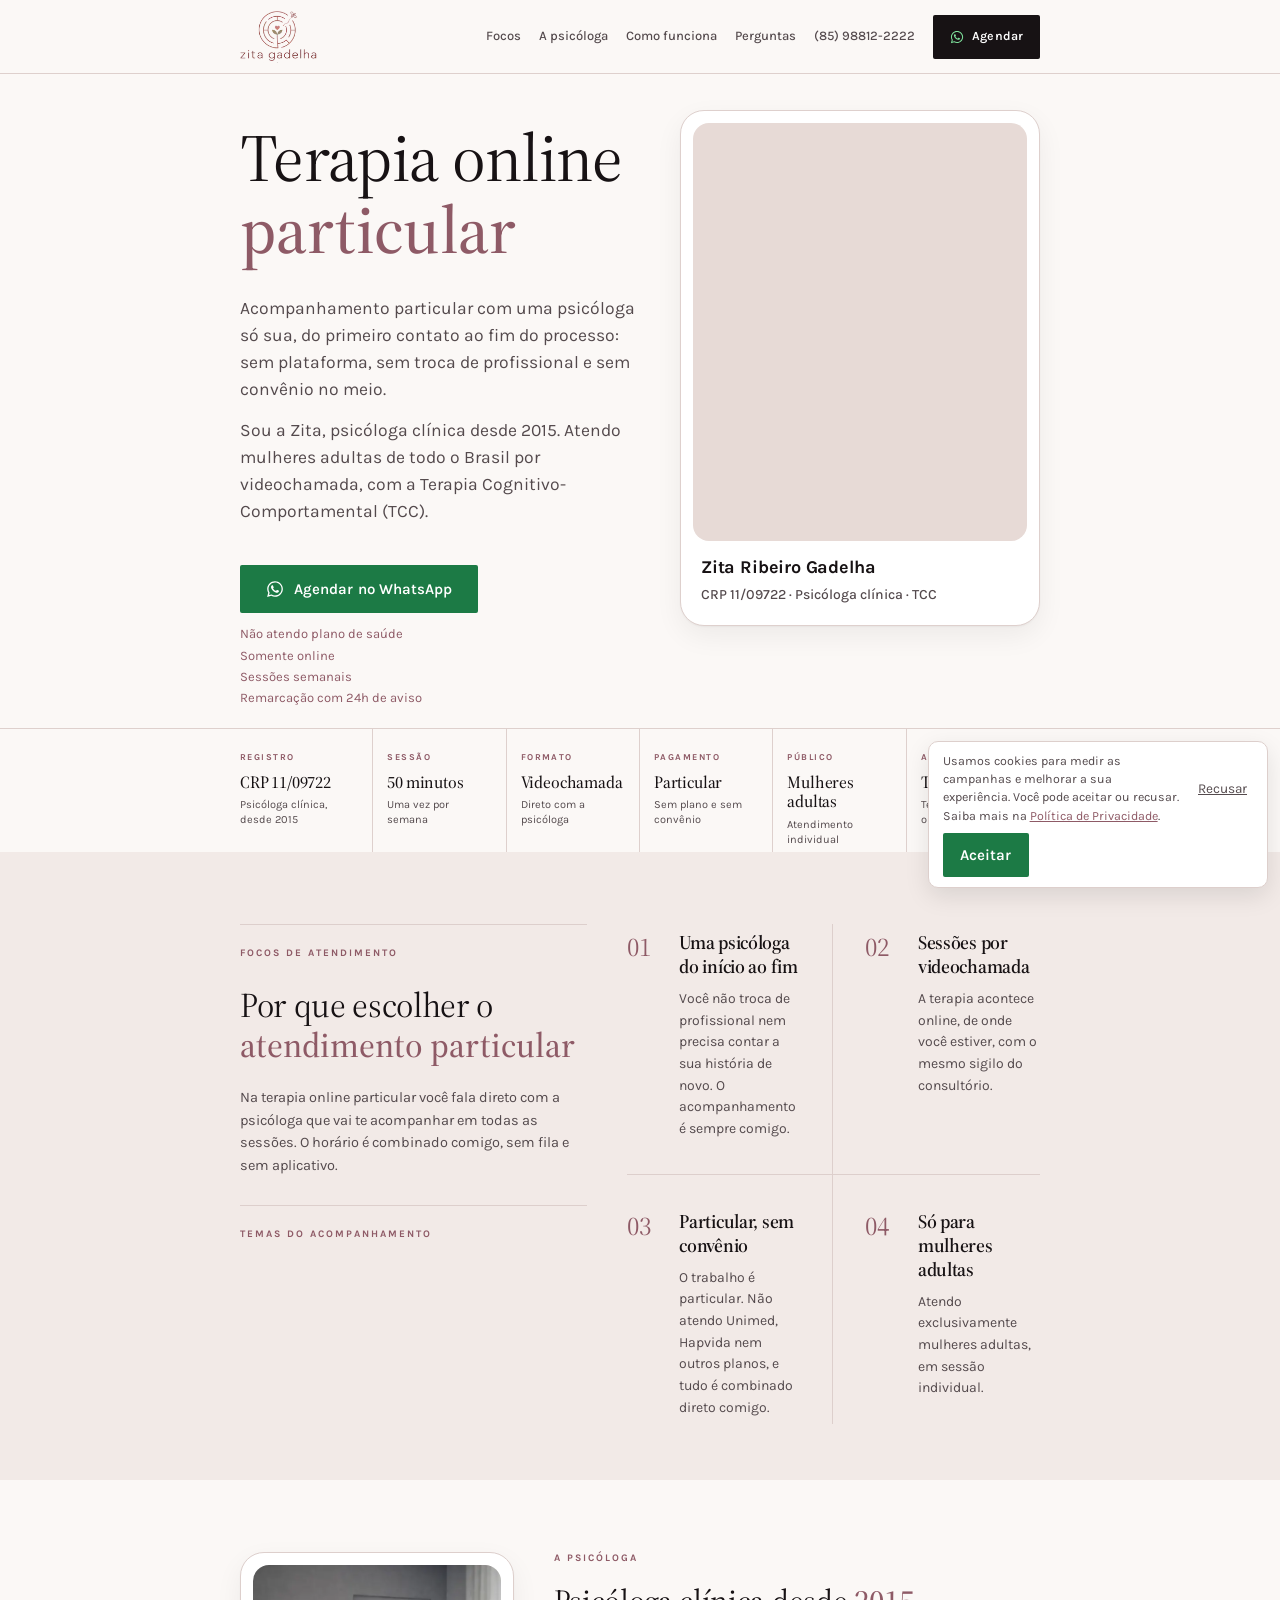
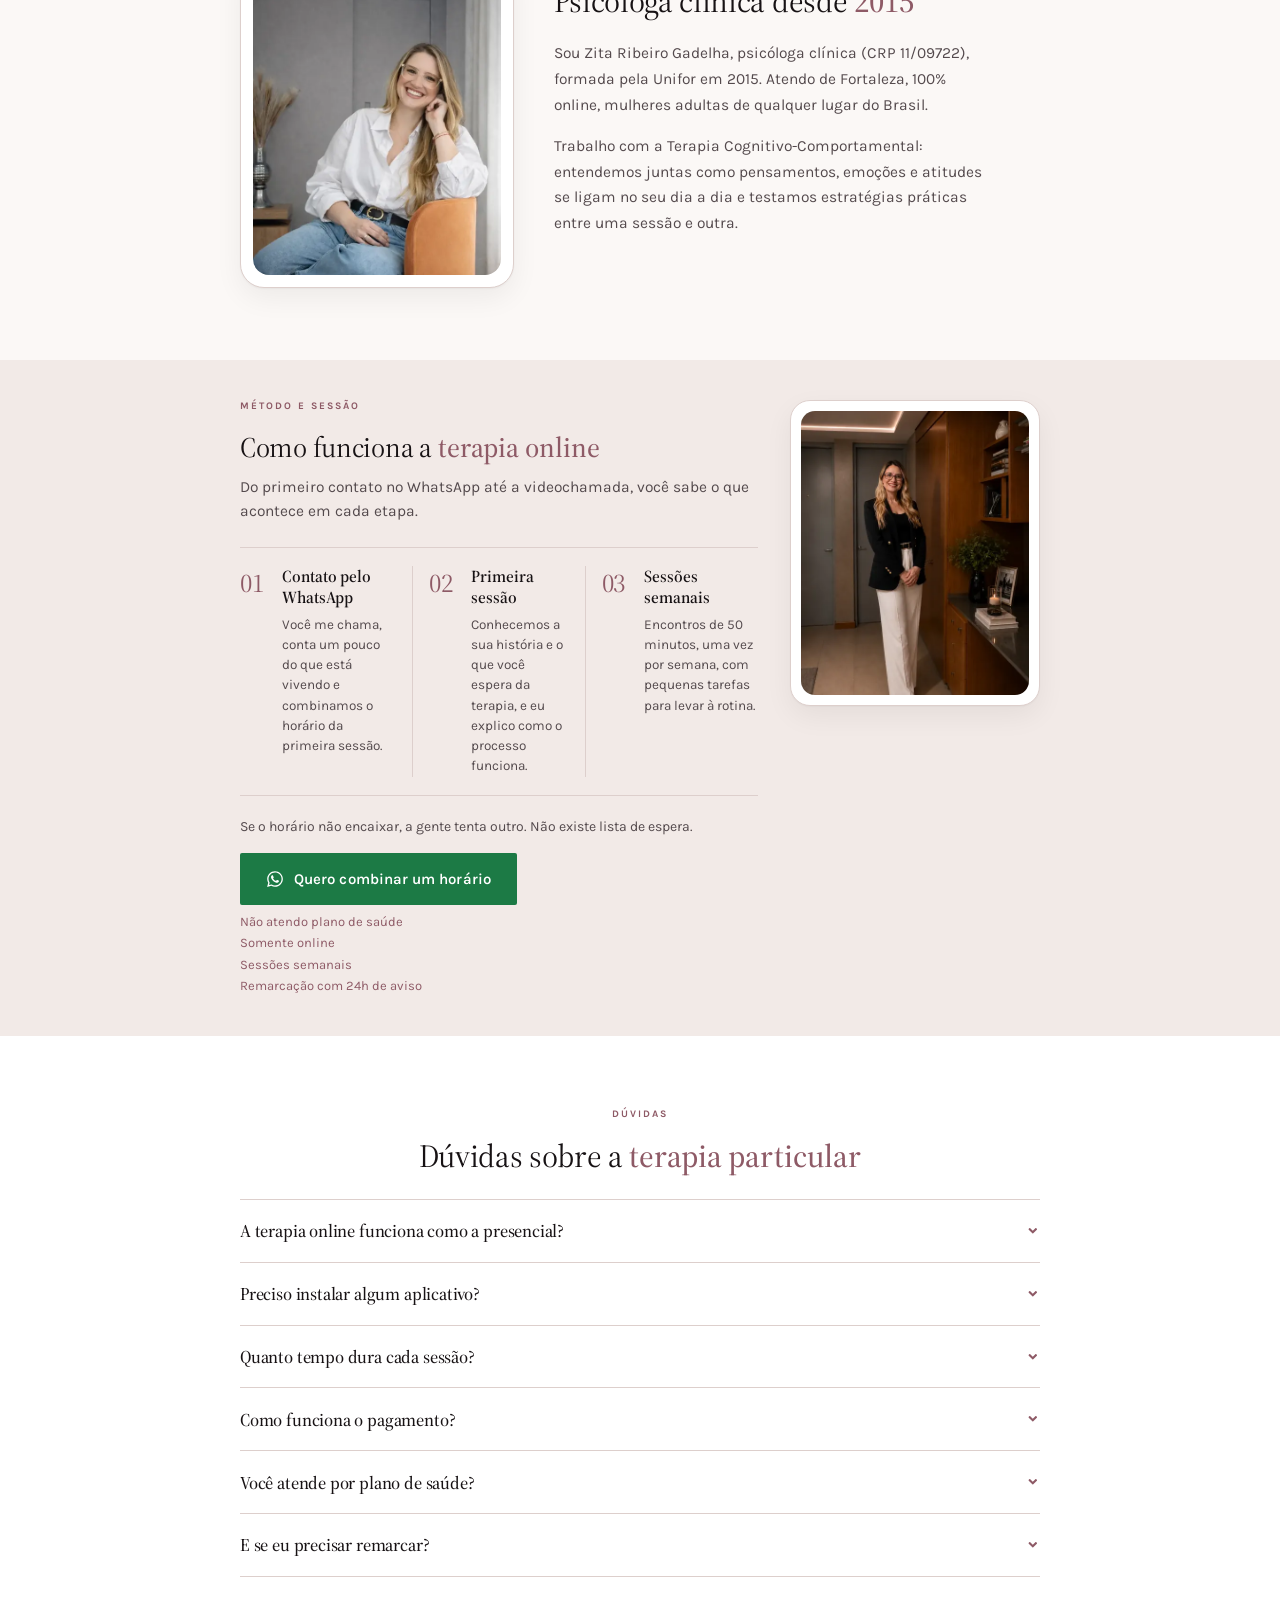
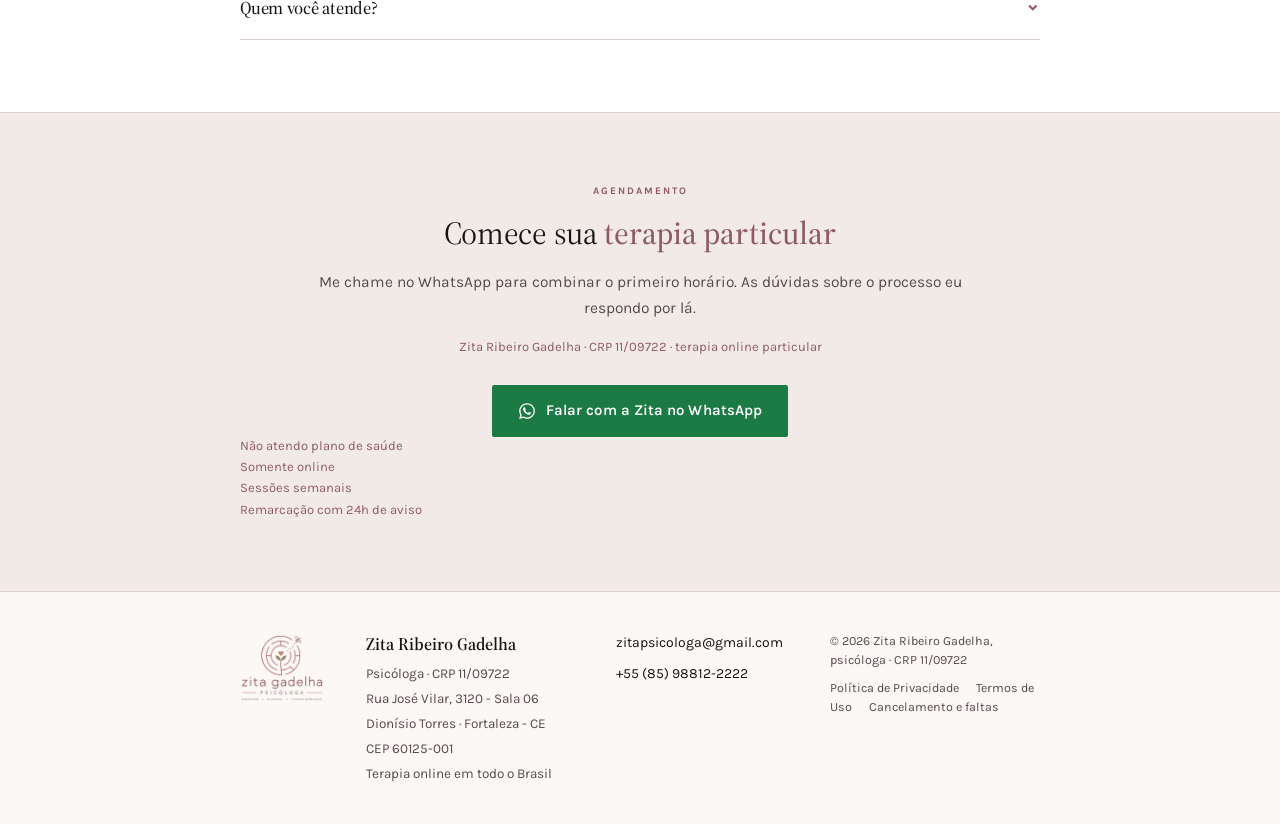
<file: terapia-online-particular.html>
<!DOCTYPE html>
<html lang="pt-BR">
<head>
  <meta charset="UTF-8">
  <meta name="viewport" content="width=device-width, initial-scale=1.0">
  <link rel="canonical" href="https://www.zitapsi.com.br/terapia-online-particular">
  <meta property="og:url" content="https://www.zitapsi.com.br/terapia-online-particular">
  <meta property="og:title" content="Terapia Online Particular | Zita Ribeiro Gadelha, CRP 11/09722">
  <meta property="og:description" content="Terapia online particular para mulheres adultas. Sessão por videochamada com abordagem TCC, sem plano e sem convênio. Zita Ribeiro Gadelha, CRP 11/09722.">
  <meta property="og:type" content="website">
  <meta property="og:locale" content="pt_BR">
  <meta property="og:image" content="https://www.zitapsi.com.br/IMG/og-zita.jpg">
  <meta property="og:image:width" content="1200">
  <meta property="og:image:height" content="630">
  <meta property="og:image:alt" content="Zita Ribeiro Gadelha, terapia online particular, CRP 11/09722">
  <meta name="twitter:card" content="summary_large_image">
  <meta name="twitter:image" content="https://www.zitapsi.com.br/IMG/og-zita.jpg">
  <link rel="alternate" type="text/markdown" href="/terapia-online-particular.md">
  <link rel="describedby" href="/llms.txt">
  <title>Terapia Online Particular | Zita Ribeiro Gadelha, CRP 11/09722</title>
  <meta name="description" content="Terapia online particular para mulheres adultas. Sessão por videochamada com abordagem TCC, sem plano e sem convênio. Zita Ribeiro Gadelha, CRP 11/09722.">
  <link rel="preload" as="image" type="image/webp" fetchpriority="high" href="IMG/hero-zita-mobile.webp" media="(max-width: 767px)">
  <link rel="preload" as="image" type="image/webp" fetchpriority="high" href="IMG/hero-zita.webp" media="(min-width: 768px)">
  <link rel="preload" href="fonts/karla-latin-w400-2.woff2" as="font" type="font/woff2" crossorigin>
  <link rel="preload" href="fonts/source-serif-4-display-latin-400-600.woff2" as="font" type="font/woff2" crossorigin>
  <style>
@font-face {
  font-family: "Karla";
  font-style: normal;
  font-weight: 400;
  font-display: swap;
  unicode-range: U+0100-02BA, U+02BD-02C5, U+02C7-02CC, U+02CE-02D7, U+02DD-02FF, U+0304, U+0308, U+0329, U+1D00-1DBF, U+1E00-1E9F, U+1EF2-1EFF, U+2020, U+20A0-20AB, U+20AD-20C0, U+2113, U+2C60-2C7F, U+A720-A7FF;
  src: url("fonts/karla-latin-ext-w400-1.woff2") format("woff2");
}

@font-face {
  font-family: "Karla";
  font-style: normal;
  font-weight: 400;
  font-display: swap;
  unicode-range: U+0000-00FF, U+0131, U+0152-0153, U+02BB-02BC, U+02C6, U+02DA, U+02DC, U+0304, U+0308, U+0329, U+2000-206F, U+20AC, U+2122, U+2191, U+2193, U+2212, U+2215, U+FEFF, U+FFFD;
  src: url("fonts/karla-latin-w400-2.woff2") format("woff2");
}

@font-face {
  font-family: "Karla";
  font-style: normal;
  font-weight: 500;
  font-display: swap;
  unicode-range: U+0100-02BA, U+02BD-02C5, U+02C7-02CC, U+02CE-02D7, U+02DD-02FF, U+0304, U+0308, U+0329, U+1D00-1DBF, U+1E00-1E9F, U+1EF2-1EFF, U+2020, U+20A0-20AB, U+20AD-20C0, U+2113, U+2C60-2C7F, U+A720-A7FF;
  src: url("fonts/karla-latin-ext-w400-1.woff2") format("woff2");
}

@font-face {
  font-family: "Karla";
  font-style: normal;
  font-weight: 500;
  font-display: swap;
  unicode-range: U+0000-00FF, U+0131, U+0152-0153, U+02BB-02BC, U+02C6, U+02DA, U+02DC, U+0304, U+0308, U+0329, U+2000-206F, U+20AC, U+2122, U+2191, U+2193, U+2212, U+2215, U+FEFF, U+FFFD;
  src: url("fonts/karla-latin-w400-2.woff2") format("woff2");
}

@font-face {
  font-family: "Karla";
  font-style: normal;
  font-weight: 600;
  font-display: swap;
  unicode-range: U+0100-02BA, U+02BD-02C5, U+02C7-02CC, U+02CE-02D7, U+02DD-02FF, U+0304, U+0308, U+0329, U+1D00-1DBF, U+1E00-1E9F, U+1EF2-1EFF, U+2020, U+20A0-20AB, U+20AD-20C0, U+2113, U+2C60-2C7F, U+A720-A7FF;
  src: url("fonts/karla-latin-ext-w400-1.woff2") format("woff2");
}

@font-face {
  font-family: "Karla";
  font-style: normal;
  font-weight: 600;
  font-display: swap;
  unicode-range: U+0000-00FF, U+0131, U+0152-0153, U+02BB-02BC, U+02C6, U+02DA, U+02DC, U+0304, U+0308, U+0329, U+2000-206F, U+20AC, U+2122, U+2191, U+2193, U+2212, U+2215, U+FEFF, U+FFFD;
  src: url("fonts/karla-latin-w400-2.woff2") format("woff2");
}

@font-face {
  font-family: "Karla";
  font-style: normal;
  font-weight: 700;
  font-display: swap;
  unicode-range: U+0100-02BA, U+02BD-02C5, U+02C7-02CC, U+02CE-02D7, U+02DD-02FF, U+0304, U+0308, U+0329, U+1D00-1DBF, U+1E00-1E9F, U+1EF2-1EFF, U+2020, U+20A0-20AB, U+20AD-20C0, U+2113, U+2C60-2C7F, U+A720-A7FF;
  src: url("fonts/karla-latin-ext-w400-1.woff2") format("woff2");
}

@font-face {
  font-family: "Karla";
  font-style: normal;
  font-weight: 700;
  font-display: swap;
  unicode-range: U+0000-00FF, U+0131, U+0152-0153, U+02BB-02BC, U+02C6, U+02DA, U+02DC, U+0304, U+0308, U+0329, U+2000-206F, U+20AC, U+2122, U+2191, U+2193, U+2212, U+2215, U+FEFF, U+FFFD;
  src: url("fonts/karla-latin-w400-2.woff2") format("woff2");
}

@font-face {
  font-family: "Source Serif 4";
  font-style: normal;
  font-weight: 400 600;
  font-display: optional;
  unicode-range: U+0000-00FF, U+0131, U+0152-0153, U+02BB-02BC, U+02C6, U+02DA, U+02DC, U+0304, U+0308, U+0329, U+2000-206F, U+20AC, U+2122, U+2191, U+2193, U+2212, U+2215, U+FEFF, U+FFFD;
  src: url("fonts/source-serif-4-display-latin-400-600.woff2") format("woff2");
}





  </style>
  <style>
:root{
  --paper:#FBF8F6;
  --ink:#171214;
  --ink-2:#544A4D;
  --mauve:#8E5A66;
  --rule:#DED0CD;
  --green:#1C7A45;
  --panel:#E7DAD6;
  --white:#fff;
  --container:1140px;
}
*,*::before,*::after{box-sizing:border-box}
html{scroll-behavior:smooth}
body{margin:0;font-family:"Karla",system-ui,sans-serif;color:var(--ink);background:var(--paper);line-height:1.55}
img{max-width:100%;height:auto;display:block}
a{color:inherit;text-decoration:none}
.container{width:min(100% - 2rem,var(--container));margin-inline:auto}
body.lp-ads{background:var(--paper);font-family:"Karla",system-ui,sans-serif;color:var(--ink);scroll-padding-top:5.5rem;--lp-gutter:240px}
body.lp-ads .fold-header{position:sticky;top:0;z-index:150;height:74px;box-sizing:border-box;background:var(--paper);border-bottom:1px solid var(--rule);display:flex;align-items:center;justify-content:space-between;gap:16px;padding:0 var(--lp-gutter);margin:0;box-shadow:none!important;backdrop-filter:none!important;-webkit-backdrop-filter:none!important}
body.lp-ads .fold-brand{display:inline-flex;align-items:center;flex-shrink:0;line-height:0;text-decoration:none;min-height:44px}
body.lp-ads .fold-brand__logo{width:auto;height:52px;display:block}
body.lp-ads .fold-nav__toggle{display:none;flex-direction:column;justify-content:center;gap:5px;width:44px;height:44px;margin:0;padding:10px;border:none;background:transparent;cursor:pointer;flex-shrink:0}
body.lp-ads .fold-nav__toggle-bar{display:block;width:20px;height:2px;background:var(--ink);border-radius:1px;transition:transform .2s ease,opacity .2s ease}
body.lp-ads .fold-nav__toggle[aria-expanded="true"] .fold-nav__toggle-bar:nth-child(1){transform:translateY(7px) rotate(45deg)}
body.lp-ads .fold-nav__toggle[aria-expanded="true"] .fold-nav__toggle-bar:nth-child(2){opacity:0}
body.lp-ads .fold-nav__toggle[aria-expanded="true"] .fold-nav__toggle-bar:nth-child(3){transform:translateY(-7px) rotate(-45deg)}
body.lp-ads .fold-nav-wrap{margin:0;padding:0}
body.lp-ads .fold-nav{display:flex;align-items:center;gap:18px;margin:0;padding:0;list-style:none}
body.lp-ads .fold-nav>li{margin:0;padding:0}
body.lp-ads .fold-nav a:not(.fold-header__cta){display:inline-flex;align-items:center;min-height:44px;font-family:"Karla",system-ui,sans-serif;font-weight:500;font-size:13px;color:var(--ink-2);text-decoration:none;white-space:nowrap}
body.lp-ads .fold-header__phone{display:inline-flex;align-items:center;min-height:44px;font-family:"Karla",system-ui,sans-serif;font-weight:600;font-size:13px;color:var(--ink);text-decoration:none;white-space:nowrap}
body.lp-ads .fold-header__phone:hover{color:var(--mauve)}
body.lp-ads .fold-header__cta{display:inline-flex;flex-direction:row;align-items:center;justify-content:center;gap:8px;background:var(--ink);color:#fff;font-family:"Karla",system-ui,sans-serif;font-weight:600;font-size:12.5px;letter-spacing:0.01em;padding:0 17px;border-radius:2px;border:none;box-shadow:none;min-height:44px;line-height:1;text-decoration:none;cursor:pointer}
body.lp-ads .fold-header__cta svg{width:14px;height:14px;fill:#7FE39D;flex-shrink:0;display:block}
body.lp-ads .fold{display:flex;flex-direction:column;min-height:0;height:auto;max-height:none;overflow:visible;position:relative;align-items:stretch;box-shadow:none}
body.lp-ads .fold__top{display:flex;flex:1 1 auto;min-height:0;align-items:stretch}
body.lp-ads .fold__left{flex:1 1 auto;min-width:0;height:auto;display:flex;flex-direction:column;padding:48px 24px 20px var(--lp-gutter);background:var(--paper);box-sizing:border-box}
body.lp-ads .fold__main{flex:1 1 auto;min-height:0;max-width:none;width:100%}
body.lp-ads .fold__kicker{display:flex;align-items:center;gap:12px;margin:0 0 38px;max-width:100%}
body.lp-ads .fold__kicker-text{font-family:"Karla",system-ui,sans-serif;font-weight:700;font-size:10.5px;letter-spacing:0.22em;text-transform:uppercase;color:var(--mauve);white-space:nowrap;flex-shrink:0}
body.lp-ads .fold__kicker-rule{display:none}
body.lp-ads .fold__title{margin:0 0 28px;max-width:min(100%,48rem);font-family:"Source Serif 4",Georgia,serif;font-weight:400;font-style:normal;font-size:67px;line-height:1.08;letter-spacing:-0.01em;color:var(--ink);text-align:left;font-synthesis:none;font-optical-sizing:auto;-webkit-font-smoothing:antialiased;text-rendering:optimizeLegibility}
body.lp-ads .fold__title em{font-style:normal;font-weight:500;color:var(--mauve);font-family:"Source Serif 4",Georgia,serif;font-synthesis:none;letter-spacing:0}
body.lp-ads .fold__leads{display:grid;gap:0.85rem;width:100%;max-width:min(100%,48rem);margin:0}
body.lp-ads .fold__lead{margin:0;max-width:none;font-family:"Karla",system-ui,sans-serif;font-weight:400;font-size:17.5px;line-height:1.55;color:var(--ink-2);text-align:left}
body.lp-ads .fold__lead strong{font-weight:600;color:var(--ink)}
body.lp-ads .fold__cta-row{display:flex;flex-direction:column;align-items:flex-start;gap:12px;margin-top:40px;width:100%;max-width:min(100%,48rem);font-size:inherit;line-height:1}
body.lp-ads .fold__cta{display:inline-flex;flex-direction:row;align-items:center;justify-content:center;gap:10px;background:var(--green);color:#fff;font-family:"Karla",system-ui,sans-serif;font-weight:600;font-size:15px;letter-spacing:0.005em;padding:0 26px;border-radius:2px;border:none;box-shadow:none;min-height:48px;line-height:1;text-decoration:none;cursor:pointer;flex-shrink:0}
body.lp-ads .fold__cta svg{width:18px;height:18px;fill:#fff;flex-shrink:0;display:block}
body.lp-ads .fold__micro{margin:0;max-width:none;width:auto;font-family:"Karla",system-ui,sans-serif;font-weight:400;font-size:13px;line-height:1.45;color:var(--mauve);text-align:left;white-space:normal;display:grid;gap:0.15rem}body.lp-ads .fold__micro p{margin:0}body.lp-ads .como__cta-wrap{display:flex;flex-direction:column;align-items:flex-start;gap:0.5rem}
body.lp-ads .fold__stats{flex:0 0 124px;height:124px;width:100%;margin:0;padding:0 var(--lp-gutter);border-top:1px solid var(--rule);display:grid;grid-template-columns:repeat(6,minmax(0,1fr));align-items:stretch;box-sizing:border-box}
body.lp-ads .fold__stat{padding:22px 14px 0 0;border-right:1px solid var(--rule);box-sizing:border-box}
body.lp-ads .fold__stat:not(:first-child){padding-left:14px}
body.lp-ads .fold__stat:last-child{border-right:none;padding-right:0}
body.lp-ads .fold__stat-label{margin:0 0 8px;font-family:"Karla",system-ui,sans-serif;font-weight:700;font-size:9px;letter-spacing:0.16em;text-transform:uppercase;color:var(--mauve)}
body.lp-ads .fold__stat-value{margin:0;font-family:"Source Serif 4",Georgia,serif;font-weight:500;font-size:17px;line-height:1.15;letter-spacing:-0.01em;color:var(--ink)}
body.lp-ads .fold__stat-note{margin:6px 0 0;font-family:"Karla",system-ui,sans-serif;font-weight:400;font-size:11px;line-height:1.35;color:var(--ink-2)}
body.lp-ads .fold__right{flex:0 0 calc(360px + var(--lp-gutter));width:calc(360px + var(--lp-gutter));max-width:calc(360px + var(--lp-gutter));height:auto;background:var(--paper);border-left:none;position:relative;overflow:visible;margin:0;padding:36px var(--lp-gutter) 20px 0;box-sizing:border-box;display:flex;flex-direction:column;align-items:stretch;justify-content:flex-start}
body.lp-ads .fold-card{width:100%;max-width:360px;margin:0;padding:12px;background:#fff;border:1px solid var(--rule);border-radius:24px;box-sizing:border-box;box-shadow:0 1px 2px rgba(23,18,20,.04),0 10px 28px rgba(23,18,20,.06)}
body.lp-ads .fold-card__media{width:100%;aspect-ratio:4 / 5;border-radius:16px;overflow:hidden;background:var(--panel)}
body.lp-ads .fold-card__media picture{display:block;width:100%;height:100%}
body.lp-ads .fold-card__photo{width:100%;height:100%;object-fit:cover;object-position:center 22%;display:block;transform:scale(1.1) translateY(3.5%);transform-origin:center center}
body.lp-ads .fold-card__body{padding:16px 8px 8px}
body.lp-ads .fold-card__name{margin:0;font-family:"Karla",system-ui,sans-serif;font-weight:700;font-size:18px;line-height:1.2;letter-spacing:-0.01em;color:var(--ink)}
body.lp-ads .fold-card__meta{margin:7px 0 0;font-family:"Karla",system-ui,sans-serif;font-weight:500;font-size:14px;line-height:1.4;color:var(--ink-2)}
body.lp-ads .fold-card__crp,body.lp-ads .fold-card__role{margin:0}
.btn{display:inline-flex;align-items:center;justify-content:center;gap:.5rem;flex-direction:row-reverse;background:var(--green);color:#fff;border:none;border-radius:2px;padding:.9rem 1.6rem;font-family:"Karla",system-ui,sans-serif;font-size:.95rem;font-weight:600;cursor:pointer;min-height:48px;box-shadow:none}
.btn--whatsapp{background:var(--green);box-shadow:none}
.btn svg{width:1.15rem;height:1.15rem;fill:currentColor}
body.lp-ads h1,
body.lp-ads h2,
body.lp-ads h3 {
  font-synthesis: none;
  -webkit-font-smoothing: antialiased;
  text-rendering: optimizeLegibility;
}
body.lp-ads h1 em,
body.lp-ads h2 em,
body.lp-ads h3 em {
  font-synthesis: none;
  font-style: normal;
  font-weight: 500;
}
body.lp-ads .section__title,body.lp-ads .cta-final h2{font-family:"Source Serif 4",Georgia,serif;font-weight:400;letter-spacing:-0.01em}
  </style>
  <link rel="icon" href="IMG/favicon-64.webp" type="image/webp">
  <script>
    window.dataLayer = window.dataLayer || [];
    function gtag(){dataLayer.push(arguments);}
    gtag('consent', 'default', {
      ad_storage: 'denied',
      ad_user_data: 'denied',
      ad_personalization: 'denied',
      analytics_storage: 'denied',
      wait_for_update: 500
    });
  </script>
  <script>
    (function () {
      var loaded = false;
      function loadGtm() {
        if (loaded) return;
        loaded = true;
        (function(w,d,s,l,i){w[l]=w[l]||[];w[l].push({'gtm.start':
        new Date().getTime(),event:'gtm.js'});var f=d.getElementsByTagName(s)[0],
        j=d.createElement(s),dl=l!='dataLayer'?'&l='+l:'';j.async=true;j.src=
        'https://www.googletagmanager.com/gtm.js?id='+i+dl;f.parentNode.insertBefore(j,f);
        })(window,document,'script','dataLayer','GTM-KSJ28MPD');
      }
      ['pointerdown','keydown','touchstart','scroll'].forEach(function (evt) {
        window.addEventListener(evt, loadGtm, { once: true, passive: true });
      });
      setTimeout(loadGtm, 4000);
    })();
  </script>
  <link rel="apple-touch-icon" href="IMG/apple-touch-icon.png">
</head>
<body class="lp-ads">

  <!-- Google Tag Manager (noscript) -->
  <noscript><iframe src="https://www.googletagmanager.com/ns.html?id=GTM-KSJ28MPD"
  height="0" width="0" style="display:none;visibility:hidden"></iframe></noscript>
  <!-- End Google Tag Manager (noscript) -->

  <header class="fold-header">
    <a href="#inicio" class="fold-brand">
      <img class="fold-brand__logo" src="IMG/logo-header-150.webp" srcset="IMG/logo-header-150.webp 150w, IMG/logo-header-300.webp 300w" sizes="78px" alt="Zita Gadelha, terapia online particular" width="120" height="80" decoding="async">
    </a>
    <button type="button" class="fold-nav__toggle" id="fold-nav-toggle" aria-expanded="false" aria-controls="fold-nav-menu" aria-label="Abrir menu de navegação">
      <span class="fold-nav__toggle-bar" aria-hidden="true"></span>
      <span class="fold-nav__toggle-bar" aria-hidden="true"></span>
      <span class="fold-nav__toggle-bar" aria-hidden="true"></span>
    </button>
    <nav id="fold-nav-menu" class="fold-nav-wrap" aria-label="Navegação principal">
      <ul class="fold-nav">
        <li class="fold-nav__sec"><a href="#dor">Focos</a></li>
        <li class="fold-nav__sec"><a href="#quemsoueu">A psicóloga</a></li>
        <li class="fold-nav__sec"><a href="#atendimento">Como funciona</a></li>
        <li class="fold-nav__sec"><a href="#faq">Perguntas</a></li>
        <li class="fold-nav__phone"><a class="fold-header__phone" href="tel:+5585988122222">(85) 98812-2222</a></li>
        <li>
          <a class="fold-header__cta" id="btn-whatsapp-header" data-wa href="https://wa.me/5585988122222?text=Ol%C3%A1.+Vim+da+p%C3%A1gina+de+terapia+online+particular+e+gostaria+de+agendar+uma+sess%C3%A3o+com+a+Zita." target="_blank" rel="noopener noreferrer">
            <svg viewBox="0 0 448 512" aria-hidden="true"><path d="M380.9 97.1C339 55.1 283.2 32 223.9 32c-122.4 0-222 99.6-222 222 0 39.1 10.2 77.3 29.6 111L0 480l117.7-30.9c32.4 17.7 68.9 27 106.1 27h.1c122.3 0 224.1-99.6 224.1-222 0-59.3-25.2-115-67.1-157zm-157 341.6c-33.2 0-65.7-8.9-94-25.7l-6.7-4-69.8 18.3L72 359.2l-4.4-7c-18.5-29.4-28.2-63.3-28.2-98.2 0-101.7 82.8-184.5 184.6-184.5 49.3 0 95.6 19.2 130.4 54.1 34.8 34.9 56.2 81.2 56.1 130.5 0 101.8-84.9 184.6-186.6 184.6zm101.2-138.2c-5.5-2.8-32.8-16.2-37.9-18-5.1-1.9-8.8-2.8-12.5 2.8-3.7 5.6-14.3 18-17.6 21.8-3.2 3.7-6.5 4.2-12 1.4-32.6-16.3-54-29.1-75.5-66-5.7-9.8 5.7-9.1 16.3-30.3 1.8-3.7.9-6.9-.5-9.7-1.4-2.8-12.5-30.1-17.1-41.2-4.5-10.8-9.1-9.3-12.5-9.5-3.2-.2-6.9-.2-10.6-.2-3.7 0-9.7 1.4-14.8 6.9-5.1 5.6-19.4 19-19.4 46.3 0 27.3 19.9 53.7 22.6 57.4 2.8 3.7 39.1 59.7 94.8 83.8 35.2 15.2 49 16.5 66.6 13.9 10.7-1.6 32.8-13.4 37.4-26.4 4.6-13 4.6-24.1 3.2-26.4-1.3-2.5-5-3.9-10.5-6.6z"/></svg>
            <span>Agendar</span>
          </a>
        </li>
      </ul>
    </nav>
  </header>

  <!-- 1. Primeira dobra -->
  <main>
  <section class="fold" id="inicio">
    <div class="fold__top">
      <div class="fold__left">
        <div class="fold__main">
          <h1 class="fold__title">Terapia online <em>particular</em></h1>
          <div class="fold__leads">
            <p class="fold__lead">Acompanhamento particular com uma psicóloga só sua, do primeiro contato ao fim do processo: sem plataforma, sem troca de profissional e sem convênio no meio.</p>
            <p class="fold__lead">Sou a Zita, psicóloga clínica desde 2015. Atendo mulheres adultas de todo o Brasil por videochamada, com a Terapia Cognitivo-Comportamental (TCC).</p>
          </div>
          <div class="fold__cta-row">
            <a class="fold__cta" id="btn-whatsapp-hero" data-wa href="https://wa.me/5585988122222?text=Ol%C3%A1.+Vim+da+p%C3%A1gina+de+terapia+online+particular+e+gostaria+de+agendar+uma+sess%C3%A3o+com+a+Zita." target="_blank" rel="noopener noreferrer">
              <svg viewBox="0 0 448 512" aria-hidden="true"><path d="M380.9 97.1C339 55.1 283.2 32 223.9 32c-122.4 0-222 99.6-222 222 0 39.1 10.2 77.3 29.6 111L0 480l117.7-30.9c32.4 17.7 68.9 27 106.1 27h.1c122.3 0 224.1-99.6 224.1-222 0-59.3-25.2-115-67.1-157zm-157 341.6c-33.2 0-65.7-8.9-94-25.7l-6.7-4-69.8 18.3L72 359.2l-4.4-7c-18.5-29.4-28.2-63.3-28.2-98.2 0-101.7 82.8-184.5 184.6-184.5 49.3 0 95.6 19.2 130.4 54.1 34.8 34.9 56.2 81.2 56.1 130.5 0 101.8-84.9 184.6-186.6 184.6zm101.2-138.2c-5.5-2.8-32.8-16.2-37.9-18-5.1-1.9-8.8-2.8-12.5 2.8-3.7 5.6-14.3 18-17.6 21.8-3.2 3.7-6.5 4.2-12 1.4-32.6-16.3-54-29.1-75.5-66-5.7-9.8 5.7-9.1 16.3-30.3 1.8-3.7.9-6.9-.5-9.7-1.4-2.8-12.5-30.1-17.1-41.2-4.5-10.8-9.1-9.3-12.5-9.5-3.2-.2-6.9-.2-10.6-.2-3.7 0-9.7 1.4-14.8 6.9-5.1 5.6-19.4 19-19.4 46.3 0 27.3 19.9 53.7 22.6 57.4 2.8 3.7 39.1 59.7 94.8 83.8 35.2 15.2 49 16.5 66.6 13.9 10.7-1.6 32.8-13.4 37.4-26.4 4.6-13 4.6-24.1 3.2-26.4-1.3-2.5-5-3.9-10.5-6.6z"/></svg>
              <span>Agendar no WhatsApp</span>
            </a>
            <div class="fold__micro">
              <p>Não atendo plano de saúde</p>
              <p>Somente online</p>
              <p>Sessões semanais</p>
              <p>Remarcação com 24h de aviso</p>
            </div>
          </div>
        </div>
      </div>
      <div class="fold__right">
        <article class="fold-card">
          <div class="fold-card__media">
            <picture>
              <source media="(max-width: 767px)" srcset="IMG/hero-zita-mobile.webp" type="image/webp" width="640" height="800">
              <img class="fold-card__photo" src="IMG/hero-zita.webp" alt="Zita Ribeiro Gadelha, terapia online particular CRP 11/09722" width="720" height="900" fetchpriority="high" decoding="async" loading="eager">
            </picture>
          </div>
          <div class="fold-card__body">
            <p class="fold-card__name">Zita Ribeiro Gadelha</p>
            <p class="fold-card__meta">CRP 11/09722 · Psicóloga clínica · TCC</p>
          </div>
        </article>
      </div>
    </div>
    <div class="fold__stats">
      <div class="fold__stat">
        <p class="fold__stat-label">Registro</p>
        <p class="fold__stat-value">CRP 11/09722</p>
        <p class="fold__stat-note">Psicóloga clínica, desde 2015</p>
      </div>
      <div class="fold__stat">
        <p class="fold__stat-label">Sessão</p>
        <p class="fold__stat-value">50 minutos</p>
        <p class="fold__stat-note">Uma vez por semana</p>
      </div>
      <div class="fold__stat">
        <p class="fold__stat-label">Formato</p>
        <p class="fold__stat-value">Videochamada</p>
        <p class="fold__stat-note">Direto com a psicóloga</p>
      </div>
      <div class="fold__stat">
        <p class="fold__stat-label">Pagamento</p>
        <p class="fold__stat-value">Particular</p>
        <p class="fold__stat-note">Sem plano e sem convênio</p>
      </div>
      <div class="fold__stat">
        <p class="fold__stat-label">Público</p>
        <p class="fold__stat-value">Mulheres adultas</p>
        <p class="fold__stat-note">Atendimento individual</p>
      </div>
      <div class="fold__stat">
        <p class="fold__stat-label">Abordagem</p>
        <p class="fold__stat-value">TCC</p>
        <p class="fold__stat-note">Terapia particular online</p>
      </div>
    </div>
  </section>

  <!-- 2. Identificação -->
  <section class="sit" id="dor">
    <div class="sit__inner">
      <div class="sit__board">
        <div class="sit__lead">
          <div class="sit__lead-frame">
            <p class="sit__label">Focos de atendimento</p>
            <h2 class="sit__title">Por que escolher o <em>atendimento particular</em></h2>
            <p class="sit__intro">Na terapia online particular você fala direto com a psicóloga que vai te acompanhar em todas as sessões. O horário é combinado comigo, sem fila e sem aplicativo.</p>
          </div>
          <p class="sit__label sit__label--after">Temas do acompanhamento</p>
        </div>
        <div class="sit__grid" role="list">
          <div class="sit__item" role="listitem">
            <span class="sit__num" aria-hidden="true">01</span>
            <div class="sit__item-body">
              <h3>Uma psicóloga do início ao fim</h3>
              <p>Você não troca de profissional nem precisa contar a sua história de novo. O acompanhamento é sempre comigo.</p>
            </div>
          </div>
          <div class="sit__item" role="listitem">
            <span class="sit__num" aria-hidden="true">02</span>
            <div class="sit__item-body">
              <h3>Sessões por videochamada</h3>
              <p>A terapia acontece online, de onde você estiver, com o mesmo sigilo do consultório.</p>
            </div>
          </div>
          <div class="sit__item" role="listitem">
            <span class="sit__num" aria-hidden="true">03</span>
            <div class="sit__item-body">
              <h3>Particular, sem convênio</h3>
              <p>O trabalho é particular. Não atendo Unimed, Hapvida nem outros planos, e tudo é combinado direto comigo.</p>
            </div>
          </div>
          <div class="sit__item" role="listitem">
            <span class="sit__num" aria-hidden="true">04</span>
            <div class="sit__item-body">
              <h3>Só para mulheres adultas</h3>
              <p>Atendo exclusivamente mulheres adultas, em sessão individual.</p>
            </div>
          </div>
        </div>
      </div>
    </div>
  </section>

  <!-- 3. Sobre -->
  <section class="about" id="quemsoueu">
    <div class="about__inner">
      <div class="about__board">
        <div class="about__media">
          <div class="about__frame">
            <img src="IMG/about-zita.webp" srcset="IMG/about-zita-560.webp 560w, IMG/about-zita.webp 720w" sizes="(max-width: 767px) 85vw, 270px" alt="Zita Ribeiro Gadelha, psicóloga clínica, terapia online CRP 11/09722" width="720" height="900" loading="lazy" decoding="async">
          </div>
        </div>
        <div class="about__copy">
          <p class="sit__label">A psicóloga</p>
          <h2 class="about__title">Psicóloga clínica desde <em>2015</em></h2>
          <p class="about__text">Sou Zita Ribeiro Gadelha, psicóloga clínica (CRP 11/09722), formada pela Unifor em 2015. Atendo de Fortaleza, 100% online, mulheres adultas de qualquer lugar do Brasil.</p>
          <p class="about__text">Trabalho com a Terapia Cognitivo-Comportamental: entendemos juntas como pensamentos, emoções e atitudes se ligam no seu dia a dia e testamos estratégias práticas entre uma sessão e outra.</p>
        </div>
      </div>
    </div>
  </section>

  <!-- 4. Como funciona -->
  <section class="como" id="atendimento">
    <div class="como__inner">
      <div class="como__board">
        <div class="como__copy">
          <p class="sit__label">Método e sessão</p>
          <h2 class="como__title">Como funciona a <em>terapia online</em></h2>
          <p class="como__intro">Do primeiro contato no WhatsApp até a videochamada, você sabe o que acontece em cada etapa.</p>
          <div class="como__steps">
            <article class="como__step">
              <span class="sit__num" aria-hidden="true">01</span>
              <div>
                <h3>Contato pelo WhatsApp</h3>
                <p>Você me chama, conta um pouco do que está vivendo e combinamos o horário da primeira sessão.</p>
              </div>
            </article>
            <article class="como__step">
              <span class="sit__num" aria-hidden="true">02</span>
              <div>
                <h3>Primeira sessão</h3>
                <p>Conhecemos a sua história e o que você espera da terapia, e eu explico como o processo funciona.</p>
              </div>
            </article>
            <article class="como__step">
              <span class="sit__num" aria-hidden="true">03</span>
              <div>
                <h3>Sessões semanais</h3>
                <p>Encontros de 50 minutos, uma vez por semana, com pequenas tarefas para levar à rotina.</p>
              </div>
            </article>
          </div>
          <div class="como__foot">
            <p class="como__note">Se o horário não encaixar, a gente tenta outro. Não existe lista de espera.</p>
                        <div class="como__cta-wrap">
            <a class="fold__cta" id="btn-whatsapp-atendimento" data-wa href="https://wa.me/5585988122222?text=Ol%C3%A1.+Vim+da+p%C3%A1gina+de+terapia+online+particular+e+gostaria+de+agendar+uma+sess%C3%A3o+com+a+Zita." target="_blank" rel="noopener noreferrer">
              <svg viewBox="0 0 448 512" aria-hidden="true"><path d="M380.9 97.1C339 55.1 283.2 32 223.9 32c-122.4 0-222 99.6-222 222 0 39.1 10.2 77.3 29.6 111L0 480l117.7-30.9c32.4 17.7 68.9 27 106.1 27h.1c122.3 0 224.1-99.6 224.1-222 0-59.3-25.2-115-67.1-157zm-157 341.6c-33.2 0-65.7-8.9-94-25.7l-6.7-4-69.8 18.3L72 359.2l-4.4-7c-18.5-29.4-28.2-63.3-28.2-98.2 0-101.7 82.8-184.5 184.6-184.5 49.3 0 95.6 19.2 130.4 54.1 34.8 34.9 56.2 81.2 56.1 130.5 0 101.8-84.9 184.6-186.6 184.6zm101.2-138.2c-5.5-2.8-32.8-16.2-37.9-18-5.1-1.9-8.8-2.8-12.5 2.8-3.7 5.6-14.3 18-17.6 21.8-3.2 3.7-6.5 4.2-12 1.4-32.6-16.3-54-29.1-75.5-66-5.7-9.8 5.7-9.1 16.3-30.3 1.8-3.7.9-6.9-.5-9.7-1.4-2.8-12.5-30.1-17.1-41.2-4.5-10.8-9.1-9.3-12.5-9.5-3.2-.2-6.9-.2-10.6-.2-3.7 0-9.7 1.4-14.8 6.9-5.1 5.6-19.4 19-19.4 46.3 0 27.3 19.9 53.7 22.6 57.4 2.8 3.7 39.1 59.7 94.8 83.8 35.2 15.2 49 16.5 66.6 13.9 10.7-1.6 32.8-13.4 37.4-26.4 4.6-13 4.6-24.1 3.2-26.4-1.3-2.5-5-3.9-10.5-6.6z"/></svg>
              <span>Quero combinar um horário</span>
            </a>
            <div class="fold__micro">
              <p>Não atendo plano de saúde</p>
              <p>Somente online</p>
              <p>Sessões semanais</p>
              <p>Remarcação com 24h de aviso</p>
            </div>
            </div>
          </div>
        </div>
        <div class="como__media">
          <div class="como__frame">
            <img src="IMG/253352EB-E082-45E4-9882-0F4385DA1478_convertida_reduzida.webp" alt="Zita Ribeiro Gadelha em sessão de terapia por videochamada" width="480" height="720" loading="lazy" decoding="async">
          </div>
        </div>
      </div>
    </div>
  </section>

  <!-- 5. FAQ -->
  <section class="ask" id="faq">
    <div class="ask__inner">
      <div class="ask__head">
        <p class="sit__label">Dúvidas</p>
        <h2 class="ask__title">Dúvidas sobre a <em>terapia particular</em></h2>
      </div>
      <div class="faq__list">
          <div class="faq__item">
            <button class="faq__question" type="button" aria-expanded="false">
              <span class="faq__q">A terapia online funciona como a presencial?</span>
              <svg class="faq__icon" viewBox="0 0 320 512" aria-hidden="true"><path d="M143 352.3L7 216.3c-9.4-9.4-9.4-24.6 0-33.9l22.6-22.6c9.4-9.4 24.6-9.4 33.9 0l96.4 96.4 96.4-96.4c9.4-9.4 24.6-9.4 33.9 0l22.6 22.6c9.4 9.4 9.4 24.6 0 33.9l-136 136c-9.2 9.4-24.4 9.4-33.8 0z"/></svg>
            </button>
            <div class="faq__answer">
              <div class="faq__answer-inner"><p>A psicoterapia online tem a mesma seriedade e o mesmo sigilo do atendimento presencial. O que muda é o lugar: você precisa de um espaço reservado e de uma conexão estável.</p></div>
            </div>
          </div>
          <div class="faq__item">
            <button class="faq__question" type="button" aria-expanded="false">
              <span class="faq__q">Preciso instalar algum aplicativo?</span>
              <svg class="faq__icon" viewBox="0 0 320 512" aria-hidden="true"><path d="M143 352.3L7 216.3c-9.4-9.4-9.4-24.6 0-33.9l22.6-22.6c9.4-9.4 24.6-9.4 33.9 0l96.4 96.4 96.4-96.4c9.4-9.4 24.6-9.4 33.9 0l22.6 22.6c9.4 9.4 9.4 24.6 0 33.9l-136 136c-9.2 9.4-24.4 9.4-33.8 0z"/></svg>
            </button>
            <div class="faq__answer">
              <div class="faq__answer-inner"><p>Não. As sessões são pelo Google Meet, com o link enviado antes do horário. Não é preciso criar conta em plataforma.</p></div>
            </div>
          </div>
          <div class="faq__item">
            <button class="faq__question" type="button" aria-expanded="false">
              <span class="faq__q">Quanto tempo dura cada sessão?</span>
              <svg class="faq__icon" viewBox="0 0 320 512" aria-hidden="true"><path d="M143 352.3L7 216.3c-9.4-9.4-9.4-24.6 0-33.9l22.6-22.6c9.4-9.4 24.6-9.4 33.9 0l96.4 96.4 96.4-96.4c9.4-9.4 24.6-9.4 33.9 0l22.6 22.6c9.4 9.4 9.4 24.6 0 33.9l-136 136c-9.2 9.4-24.4 9.4-33.8 0z"/></svg>
            </button>
            <div class="faq__answer">
              <div class="faq__answer-inner"><p>Cada sessão dura 50 minutos e acontece uma vez por semana, por videochamada no Google Meet, no horário que combinamos.</p></div>
            </div>
          </div>
          <div class="faq__item">
            <button class="faq__question" type="button" aria-expanded="false">
              <span class="faq__q">Como funciona o pagamento?</span>
              <svg class="faq__icon" viewBox="0 0 320 512" aria-hidden="true"><path d="M143 352.3L7 216.3c-9.4-9.4-9.4-24.6 0-33.9l22.6-22.6c9.4-9.4 24.6-9.4 33.9 0l96.4 96.4 96.4-96.4c9.4-9.4 24.6-9.4 33.9 0l22.6 22.6c9.4 9.4 9.4 24.6 0 33.9l-136 136c-9.2 9.4-24.4 9.4-33.8 0z"/></svg>
            </button>
            <div class="faq__answer">
              <div class="faq__answer-inner"><p>O atendimento é particular. O valor eu passo no WhatsApp, e o pagamento é antecipado, por Pix ou cartão, no formato mensal ou quinzenal.</p></div>
            </div>
          </div>
          <div class="faq__item">
            <button class="faq__question" type="button" aria-expanded="false">
              <span class="faq__q">Você atende por plano de saúde?</span>
              <svg class="faq__icon" viewBox="0 0 320 512" aria-hidden="true"><path d="M143 352.3L7 216.3c-9.4-9.4-9.4-24.6 0-33.9l22.6-22.6c9.4-9.4 24.6-9.4 33.9 0l96.4 96.4 96.4-96.4c9.4-9.4 24.6-9.4 33.9 0l22.6 22.6c9.4 9.4 9.4 24.6 0 33.9l-136 136c-9.2 9.4-24.4 9.4-33.8 0z"/></svg>
            </button>
            <div class="faq__answer">
              <div class="faq__answer-inner"><p>Não. O atendimento é particular, sem plano e sem convênio. Se o seu plano tiver reembolso para psicoterapia, consulte a operadora sobre a documentação necessária.</p></div>
            </div>
          </div>
          <div class="faq__item">
            <button class="faq__question" type="button" aria-expanded="false">
              <span class="faq__q">E se eu precisar remarcar?</span>
              <svg class="faq__icon" viewBox="0 0 320 512" aria-hidden="true"><path d="M143 352.3L7 216.3c-9.4-9.4-9.4-24.6 0-33.9l22.6-22.6c9.4-9.4 24.6-9.4 33.9 0l96.4 96.4 96.4-96.4c9.4-9.4 24.6-9.4 33.9 0l22.6 22.6c9.4 9.4 9.4 24.6 0 33.9l-136 136c-9.2 9.4-24.4 9.4-33.8 0z"/></svg>
            </button>
            <div class="faq__answer">
              <div class="faq__answer-inner"><p>Basta avisar no WhatsApp com pelo menos 24 horas de antecedência. Sem esse aviso, ou em caso de falta, a sessão é considerada realizada.</p></div>
            </div>
          </div>
          <div class="faq__item" id="faq-cancelamento">
            <button class="faq__question" type="button" aria-expanded="false">
              <span class="faq__q">Quem você atende?</span>
              <svg class="faq__icon" viewBox="0 0 320 512" aria-hidden="true"><path d="M143 352.3L7 216.3c-9.4-9.4-9.4-24.6 0-33.9l22.6-22.6c9.4-9.4 24.6-9.4 33.9 0l96.4 96.4 96.4-96.4c9.4-9.4 24.6-9.4 33.9 0l22.6 22.6c9.4 9.4 9.4 24.6 0 33.9l-136 136c-9.2 9.4-24.4 9.4-33.8 0z"/></svg>
            </button>
            <div class="faq__answer">
              <div class="faq__answer-inner"><p>Somente mulheres adultas, em sessão individual.</p></div>
            </div>
          </div>
      </div>
    </div>
  </section>

  <!-- 6. Fechamento -->
  <section class="close" id="agendamento">
    <div class="close__inner">
      <div class="close__copy">
        <p class="sit__label">Agendamento</p>
        <h2 class="close__title">Comece sua <em>terapia particular</em></h2>
        <p class="close__text">Me chame no WhatsApp para combinar o primeiro horário. As dúvidas sobre o processo eu respondo por lá.</p>
        <p class="close__meta">Zita Ribeiro Gadelha · CRP 11/09722 · terapia online particular</p>
        <a class="fold__cta" id="btn-whatsapp-final" data-wa href="https://wa.me/5585988122222?text=Ol%C3%A1.+Vim+da+p%C3%A1gina+de+terapia+online+particular+e+gostaria+de+agendar+uma+sess%C3%A3o+com+a+Zita." target="_blank" rel="noopener noreferrer">
          <svg viewBox="0 0 448 512" aria-hidden="true"><path d="M380.9 97.1C339 55.1 283.2 32 223.9 32c-122.4 0-222 99.6-222 222 0 39.1 10.2 77.3 29.6 111L0 480l117.7-30.9c32.4 17.7 68.9 27 106.1 27h.1c122.3 0 224.1-99.6 224.1-222 0-59.3-25.2-115-67.1-157zm-157 341.6c-33.2 0-65.7-8.9-94-25.7l-6.7-4-69.8 18.3L72 359.2l-4.4-7c-18.5-29.4-28.2-63.3-28.2-98.2 0-101.7 82.8-184.5 184.6-184.5 49.3 0 95.6 19.2 130.4 54.1 34.8 34.9 56.2 81.2 56.1 130.5 0 101.8-84.9 184.6-186.6 184.6zm101.2-138.2c-5.5-2.8-32.8-16.2-37.9-18-5.1-1.9-8.8-2.8-12.5 2.8-3.7 5.6-14.3 18-17.6 21.8-3.2 3.7-6.5 4.2-12 1.4-32.6-16.3-54-29.1-75.5-66-5.7-9.8 5.7-9.1 16.3-30.3 1.8-3.7.9-6.9-.5-9.7-1.4-2.8-12.5-30.1-17.1-41.2-4.5-10.8-9.1-9.3-12.5-9.5-3.2-.2-6.9-.2-10.6-.2-3.7 0-9.7 1.4-14.8 6.9-5.1 5.6-19.4 19-19.4 46.3 0 27.3 19.9 53.7 22.6 57.4 2.8 3.7 39.1 59.7 94.8 83.8 35.2 15.2 49 16.5 66.6 13.9 10.7-1.6 32.8-13.4 37.4-26.4 4.6-13 4.6-24.1 3.2-26.4-1.3-2.5-5-3.9-10.5-6.6z"/></svg>
          <span>Falar com a Zita no WhatsApp</span>
        </a>
        <div class="fold__micro">
          <p>Não atendo plano de saúde</p>
          <p>Somente online</p>
          <p>Sessões semanais</p>
          <p>Remarcação com 24h de aviso</p>
        </div>
      </div>
    </div>
  </section>

  </main>

  <footer class="foot">
    <div class="foot__inner">
      <div class="foot__brand">
        <img class="foot__logo" src="IMG/logo-footer-180.webp" srcset="IMG/logo-footer-180.webp 180w, IMG/logo-footer-300.webp 300w" sizes="90px" alt="Zita Gadelha, terapia online particular" width="140" height="116" loading="lazy">
      </div>
      <address class="foot__nap">
        <strong>Zita Ribeiro Gadelha</strong>
        <span>Psicóloga · CRP 11/09722</span>
        <span>Rua José Vilar, 3120 - Sala 06</span>
        <span>Dionísio Torres · Fortaleza - CE</span>
        <span>CEP 60125-001</span>
        <span>Terapia online em todo o Brasil</span>
      </address>
      <div class="foot__contact">
        <a href="mailto:zitapsicologa@gmail.com">zitapsicologa@gmail.com</a>
        <a href="tel:+5585988122222">+55 (85) 98812-2222</a>
      </div>
      <div class="foot__legal">
        <p>© <span id="footer-year">2026</span> Zita Ribeiro Gadelha, psicóloga · CRP 11/09722</p>
        <p>
          <a href="privacy-policy.html">Política de Privacidade</a>
          <a href="terms-of-use.html">Termos de Uso</a>
          <a href="#faq-cancelamento">Cancelamento e faltas</a>
        </p>
      </div>
    </div>
  </footer>

  <div id="cookie-banner" class="cookie-banner" hidden role="dialog" aria-label="Aviso de cookies">
    <p>Usamos cookies para medir as campanhas e melhorar a sua experiência. Você pode aceitar ou recusar. Saiba mais na <a href="privacy-policy.html">Política de Privacidade</a>.</p>
    <button type="button" id="cookie-refuse" class="cookie-banner__refuse">Recusar</button>
    <button type="button" id="cookie-accept" class="btn btn--sm btn--whatsapp">Aceitar</button>
  </div>

  <a class="whatsapp-float" id="btn-whatsapp-float" data-wa href="https://wa.me/5585988122222?text=Ol%C3%A1.+Vim+da+p%C3%A1gina+de+terapia+online+particular+e+gostaria+de+agendar+uma+sess%C3%A3o+com+a+Zita." target="_blank" rel="noopener noreferrer" aria-label="Abrir WhatsApp">
    <svg viewBox="0 0 448 512" aria-hidden="true"><path d="M380.9 97.1C339 55.1 283.2 32 223.9 32c-122.4 0-222 99.6-222 222 0 39.1 10.2 77.3 29.6 111L0 480l117.7-30.9c32.4 17.7 68.9 27 106.1 27h.1c122.3 0 224.1-99.6 224.1-222 0-59.3-25.2-115-67.1-157zm-157 341.6c-33.2 0-65.7-8.9-94-25.7l-6.7-4-69.8 18.3L72 359.2l-4.4-7c-18.5-29.4-28.2-63.3-28.2-98.2 0-101.7 82.8-184.5 184.6-184.5 49.3 0 95.6 19.2 130.4 54.1 34.8 34.9 56.2 81.2 56.1 130.5 0 101.8-84.9 184.6-186.6 184.6zm101.2-138.2c-5.5-2.8-32.8-16.2-37.9-18-5.1-1.9-8.8-2.8-12.5 2.8-3.7 5.6-14.3 18-17.6 21.8-3.2 3.7-6.5 4.2-12 1.4-32.6-16.3-54-29.1-75.5-66-5.7-9.8 5.7-9.1 16.3-30.3 1.8-3.7.9-6.9-.5-9.7-1.4-2.8-12.5-30.1-17.1-41.2-4.5-10.8-9.1-9.3-12.5-9.5-3.2-.2-6.9-.2-10.6-.2-3.7 0-9.7 1.4-14.8 6.9-5.1 5.6-19.4 19-19.4 46.3 0 27.3 19.9 53.7 22.6 57.4 2.8 3.7 39.1 59.7 94.8 83.8 35.2 15.2 49 16.5 66.6 13.9 10.7-1.6 32.8-13.4 37.4-26.4 4.6-13 4.6-24.1 3.2-26.4-1.3-2.5-5-3.9-10.5-6.6z"/></svg>
  </a>

  <script type="application/ld+json">
  {
    "@context": "https://schema.org",
    "@type": "ProfessionalService",
    "name": "Zita Ribeiro Gadelha - Terapia Online Particular",
    "description": "Terapia online particular para mulheres adultas. Sessão por videochamada com abordagem TCC, sem plano e sem convênio. Zita Ribeiro Gadelha, CRP 11/09722.",
    "url": "https://www.zitapsi.com.br/terapia-online-particular",
    "telephone": "+55-85-98812-2222",
    "email": "zitapsicologa@gmail.com",
    "address": {
      "@type": "PostalAddress",
      "streetAddress": "Rua José Vilar, 3120, Sala 06",
      "addressLocality": "Fortaleza",
      "addressRegion": "CE",
      "postalCode": "60125-001",
      "addressCountry": "BR"
    },
    "areaServed": "BR",
    "priceRange": "$$",
    "image": "https://www.zitapsi.com.br/IMG/hero-zita.webp"
  }
  </script>
  <script type="application/ld+json">
  {
    "@context": "https://schema.org",
    "@type": "FAQPage",
    "mainEntity": [
      {
        "@type": "Question",
        "name": "A terapia online funciona como a presencial?",
        "acceptedAnswer": {
          "@type": "Answer",
          "text": "A psicoterapia online tem a mesma seriedade e o mesmo sigilo do atendimento presencial. O que muda é o lugar: você precisa de um espaço reservado e de uma conexão estável."
        }
      },
      {
        "@type": "Question",
        "name": "Preciso instalar algum aplicativo?",
        "acceptedAnswer": {
          "@type": "Answer",
          "text": "Não. As sessões são pelo Google Meet, com o link enviado antes do horário. Não é preciso criar conta em plataforma."
        }
      },
      {
        "@type": "Question",
        "name": "Quanto tempo dura cada sessão?",
        "acceptedAnswer": {
          "@type": "Answer",
          "text": "Cada sessão dura 50 minutos e acontece uma vez por semana, por videochamada no Google Meet, no horário que combinamos."
        }
      },
      {
        "@type": "Question",
        "name": "Como funciona o pagamento?",
        "acceptedAnswer": {
          "@type": "Answer",
          "text": "O atendimento é particular. O valor eu passo no WhatsApp, e o pagamento é antecipado, por Pix ou cartão, no formato mensal ou quinzenal."
        }
      },
      {
        "@type": "Question",
        "name": "Você atende por plano de saúde?",
        "acceptedAnswer": {
          "@type": "Answer",
          "text": "Não. O atendimento é particular, sem plano e sem convênio. Se o seu plano tiver reembolso para psicoterapia, consulte a operadora sobre a documentação necessária."
        }
      },
      {
        "@type": "Question",
        "name": "E se eu precisar remarcar?",
        "acceptedAnswer": {
          "@type": "Answer",
          "text": "Basta avisar no WhatsApp com pelo menos 24 horas de antecedência. Sem esse aviso, ou em caso de falta, a sessão é considerada realizada."
        }
      },
      {
        "@type": "Question",
        "name": "Quem você atende?",
        "acceptedAnswer": {
          "@type": "Answer",
          "text": "Somente mulheres adultas, em sessão individual."
        }
      }
    ]
  }
  </script>
    <style>
    body.lp-ads {
      color: var(--ink);
      background: var(--paper);
      --lp-gutter: 240px;
    }
    body.lp-ads .section--situacoes,
    body.lp-ads .section--como,
    body.lp-ads #faq {
      background: #fff;
    }
    body.lp-ads .sit {
      background: #F2EAE7;
      color: #171214;
      margin: 0;
      padding: 0;
    }
    body.lp-ads .friction {
      background: #FBF8F6;
      border-top: 1px solid #DDCFCC;
      border-bottom: 1px solid #DDCFCC;
      margin: 0;
      padding: 0;
    }
    body.lp-ads .friction__inner {
      display: grid;
      grid-template-columns: repeat(3, minmax(0, 1fr));
      gap: 0;
      padding: 1.1rem var(--lp-gutter);
      box-sizing: border-box;
    }
    body.lp-ads .friction__item {
      margin: 0;
      padding: 0.35rem 1.25rem 0.35rem 0;
      border-right: 1px solid #DDCFCC;
      font-family: "Karla", system-ui, sans-serif;
      font-size: 14px;
      line-height: 1.45;
      color: #544A4D;
    }
    body.lp-ads .friction__item:last-child {
      border-right: none;
      padding-right: 0;
    }
    body.lp-ads .friction__item:not(:first-child) {
      padding-left: 1.25rem;
    }
    body.lp-ads .friction__item strong {
      color: #171214;
      font-weight: 600;
    }
    body.lp-ads .faq__list {
      display: flex;
      flex-direction: column;
      gap: 0;
      max-width: none;
      margin: 0;
    }
    body.lp-ads .faq__item {
      overflow: hidden;
    }
    body.lp-ads .faq__question {
      width: 100%;
      display: flex;
      align-items: center;
      justify-content: space-between;
      gap: 1rem;
      min-height: 44px;
      background: none;
      border: none;
      cursor: pointer;
      text-align: left;
    }
    body.lp-ads .faq__icon {
      width: 0.85rem;
      height: 0.85rem;
      transition: transform 0.3s;
    }
    body.lp-ads .faq__item.is-open .faq__icon {
      transform: rotate(180deg);
    }
    body.lp-ads .faq__answer {
      display: grid;
      grid-template-rows: 0fr;
      transition: grid-template-rows 0.35s ease;
    }
    body.lp-ads .faq__item.is-open .faq__answer {
      grid-template-rows: 1fr;
    }
    body.lp-ads .faq__answer-inner {
      overflow: hidden;
    }
    body.lp-ads .cookie-banner {
      position: fixed;
      right: 12px;
      left: auto;
      bottom: 12px;
      z-index: 120;
      flex-wrap: wrap;
      align-items: center;
      justify-content: space-between;
      gap: 0.5rem 0.75rem;
      padding: 0.65rem 0.85rem;
      max-width: min(340px, calc(100vw - 24px));
      margin-inline: 0;
      background: #fff;
      border: 1px solid #DDCFCC;
      border-radius: 10px;
      box-shadow: 0 8px 24px rgba(0, 0, 0, 0.1);
    }
    body.lp-ads .cookie-banner__refuse {
      background: none;
      border: 0;
      padding: 0 0.4rem;
      min-height: 44px;
      font: inherit;
      font-size: 0.85rem;
      color: #544A4D;
      text-decoration: underline;
      cursor: pointer;
    }
    body.lp-ads.has-cookie-banner {
      padding-bottom: 0;
    }
    body.lp-ads .cookie-banner:not([hidden]) {
      display: flex;
    }
    body.lp-ads .cookie-banner[hidden] {
      display: none !important;
    }
    body.lp-ads .cookie-banner p {
      margin: 0;
      flex: 1 1 180px;
      font-size: 0.78rem;
      line-height: 1.45;
      color: #544A4D;
    }
    body.lp-ads .cookie-banner a {
      color: #8E5A66;
      text-decoration: underline;
    }
    body.lp-ads .btn--sm {
      min-height: 44px;
      padding: 0 1.1rem;
    }
    body.lp-ads .sit__inner {
      padding: 72px var(--lp-gutter) 0;
      box-sizing: border-box;
    }
    body.lp-ads .sit__board {
      display: grid;
      grid-template-columns: minmax(320px, 1.05fr) minmax(0, 1.25fr);
      column-gap: 40px;
      align-items: start;
      padding-bottom: 56px;
    }
    body.lp-ads .sit__lead-frame {
      border-top: 1px solid #DDCFCC;
      border-bottom: 1px solid #DDCFCC;
      padding: 22px 0 28px;
    }
    body.lp-ads .sit__label {
      margin: 0 0 26px;
      font-family: "Karla", system-ui, sans-serif;
      font-weight: 700;
      font-size: 10px;
      letter-spacing: 0.2em;
      text-transform: uppercase;
      color: #8E5A66;
      line-height: 1.3;
    }
    body.lp-ads .sit__label--after {
      margin: 22px 0 0;
    }
    body.lp-ads .sit__title {
      margin: 0 0 22px;
      max-width: none;
      font-family: "Source Serif 4", Georgia, serif;
      font-weight: 400;
      font-size: clamp(2rem, 2.7vw, 2.7rem);
      line-height: 1.15;
      letter-spacing: -0.01em;
      color: #171214;
      font-synthesis: none;
      -webkit-font-smoothing: antialiased;
      text-wrap: balance;
    }
    body.lp-ads .sit__title em {
      font-style: normal;
      font-weight: 500;
      color: #8E5A66;
      font-synthesis: none;
      letter-spacing: 0;
    }
    body.lp-ads .sit__intro {
      margin: 0;
      max-width: none;
      font-family: "Karla", system-ui, sans-serif;
      font-weight: 400;
      font-size: 14.5px;
      line-height: 1.55;
      color: #544A4D;
    }
    body.lp-ads .sit__grid {
      display: grid;
      grid-template-columns: 1fr 1fr;
      align-items: stretch;
    }
    body.lp-ads .sit__item {
      display: grid;
      grid-template-columns: 2.4rem minmax(0, 1fr);
      column-gap: 14px;
      padding: 6px 32px 34px 0;
      border-bottom: 1px solid #DDCFCC;
      box-sizing: border-box;
    }
    body.lp-ads .sit__item:nth-child(odd) {
      border-right: 1px solid #DDCFCC;
      padding-right: 32px;
    }
    body.lp-ads .sit__item:nth-child(even) {
      padding-left: 32px;
      padding-right: 0;
    }
    body.lp-ads .sit__item:nth-child(n + 3) {
      border-bottom: none;
      padding-top: 34px;
      padding-bottom: 6px;
    }
    body.lp-ads .sit__num {
      font-family: "Source Serif 4", Georgia, serif;
      font-weight: 400;
      font-size: 1.65rem;
      line-height: 1;
      letter-spacing: -0.01em;
      color: #8E5A66;
      padding-top: 0.15em;
    }
    body.lp-ads .sit__item-body h3 {
      margin: 0 0 10px;
      font-family: "Source Serif 4", Georgia, serif;
      font-weight: 600;
      font-size: 1.2rem;
      line-height: 1.25;
      letter-spacing: -0.015em;
      color: #171214;
    }
    body.lp-ads .sit__item-body p {
      margin: 0;
      font-family: "Karla", system-ui, sans-serif;
      font-weight: 400;
      font-size: 14px;
      line-height: 1.55;
      color: #544A4D;
    }
    body.lp-ads .about {
      background: #FBF8F6;
      margin: 0;
      padding: 0;
    }
    body.lp-ads .about__inner {
      padding: 72px var(--lp-gutter);
      box-sizing: border-box;
    }
    body.lp-ads .about__board {
      display: grid;
      grid-template-columns: minmax(220px, 0.72fr) minmax(0, 1.28fr);
      column-gap: 40px;
      align-items: start;
    }
    body.lp-ads .about__frame {
      padding: 12px;
      background: #fff;
      border: 1px solid #DDCFCC;
      border-radius: 24px;
      box-shadow: 0 1px 2px rgba(23,18,20,.04), 0 10px 28px rgba(23,18,20,.06);
      box-sizing: border-box;
    }
    body.lp-ads .about__frame img {
      width: 100%;
      aspect-ratio: 4 / 5;
      object-fit: cover;
      object-position: center 20%;
      border-radius: 16px;
      display: block;
    }
    body.lp-ads .about__title {
      margin: 0 0 1.35rem;
      max-width: none;
      font-family: "Source Serif 4", Georgia, serif;
      font-weight: 400;
      font-size: clamp(1.9rem, 2.5vw, 2.45rem);
      line-height: 1.15;
      letter-spacing: -0.01em;
      color: #171214;
      font-synthesis: none;
      -webkit-font-smoothing: antialiased;
      text-wrap: balance;
    }
    body.lp-ads .about__title em {
      font-style: normal;
      font-weight: 500;
      color: #8E5A66;
      font-synthesis: none;
      letter-spacing: 0;
    }
    body.lp-ads .about__text {
      margin: 0 0 1rem;
      max-width: 48ch;
      font-family: "Karla", system-ui, sans-serif;
      font-size: 15.5px;
      line-height: 1.65;
      color: #544A4D;
    }
    body.lp-ads .about__text:last-child {
      margin-bottom: 0;
    }
    body.lp-ads .como {
      background: #F2EAE7;
      margin: 0;
      padding: 0;
    }
    body.lp-ads .como__inner {
      padding: 40px var(--lp-gutter);
      box-sizing: border-box;
    }
    body.lp-ads .como__board {
      display: grid;
      grid-template-columns: minmax(0, 1.35fr) minmax(200px, 0.65fr);
      column-gap: 2rem;
      align-items: start;
    }
    body.lp-ads .como__copy {
      max-width: none;
      min-width: 0;
    }
    body.lp-ads .como .sit__label {
      margin-bottom: 0.75rem;
    }
    body.lp-ads .como__title {
      margin: 0 0 0.75rem;
      max-width: none;
      font-family: "Source Serif 4", Georgia, serif;
      font-weight: 400;
      font-size: clamp(1.75rem, 2.2vw, 2.25rem);
      line-height: 1.15;
      letter-spacing: -0.01em;
      color: #171214;
      font-synthesis: none;
      -webkit-font-smoothing: antialiased;
    }
    body.lp-ads .como__title em {
      font-style: normal;
      font-weight: 500;
      color: #8E5A66;
      font-synthesis: none;
      letter-spacing: 0;
    }
    body.lp-ads .como__intro {
      margin: 0 0 1.5rem;
      max-width: none;
      font-family: "Karla", system-ui, sans-serif;
      font-size: 15.5px;
      line-height: 1.55;
      color: #544A4D;
    }
    body.lp-ads .como__media {
      position: sticky;
      top: 6rem;
    }
    body.lp-ads .como__frame {
      padding: 10px;
      background: #fff;
      border: 1px solid #DDCFCC;
      border-radius: 20px;
      box-shadow: 0 1px 2px rgba(23,18,20,.04), 0 10px 28px rgba(23,18,20,.06);
      box-sizing: border-box;
      max-width: 320px;
      margin-left: auto;
    }
    body.lp-ads .como__frame img {
      width: 100%;
      aspect-ratio: 4 / 5;
      object-fit: cover;
      object-position: center top;
      border-radius: 14px;
      display: block;
    }
    body.lp-ads .como__steps {
      display: grid;
      grid-template-columns: repeat(3, minmax(0, 1fr));
      gap: 0;
      margin: 0;
      padding: 1.15rem 0;
      border-top: 1px solid #DDCFCC;
      border-bottom: 1px solid #DDCFCC;
    }
    body.lp-ads .como__step {
      display: grid;
      grid-template-columns: 2rem minmax(0, 1fr);
      column-gap: 10px;
      padding: 0 1rem 0 0;
      border-right: 1px solid #DDCFCC;
      box-sizing: border-box;
    }
    body.lp-ads .como__step:last-child {
      border-right: none;
      padding-right: 0;
    }
    body.lp-ads .como__step:not(:first-child) {
      padding-left: 1rem;
    }
    body.lp-ads .como__step h3 {
      margin: 0 0 0.4rem;
      font-family: "Source Serif 4", Georgia, serif;
      font-weight: 600;
      font-size: 1.05rem;
      line-height: 1.25;
      color: #171214;
    }
    body.lp-ads .como__step p {
      margin: 0;
      font-family: "Karla", system-ui, sans-serif;
      font-size: 13.5px;
      line-height: 1.5;
      color: #544A4D;
    }
    body.lp-ads .como__foot {
      display: flex;
      flex-wrap: wrap;
      align-items: center;
      justify-content: space-between;
      gap: 1rem 1.25rem;
      margin-top: 1.25rem;
      padding-top: 0;
      border-top: none;
    }
    body.lp-ads .como__note {
      margin: 0;
      flex: 1 1 14rem;
      max-width: none;
      font-family: "Karla", system-ui, sans-serif;
      font-size: 14px;
      line-height: 1.5;
      color: #544A4D;
    }
    body.lp-ads .ask {
      background: #FBF8F6;
      margin: 0;
      padding: 0;
    }
    body.lp-ads .ask__inner {
      padding: 72px var(--lp-gutter);
      box-sizing: border-box;
    }
    body.lp-ads .ask__head {
      max-width: min(100%, 52rem);
      margin: 0 auto 1.5rem;
      text-align: center;
    }
    body.lp-ads .ask__title {
      margin: 0;
      max-width: none;
      font-family: "Source Serif 4", Georgia, serif;
      font-weight: 400;
      font-size: clamp(1.9rem, 2.5vw, 2.45rem);
      line-height: 1.15;
      letter-spacing: -0.01em;
      color: #171214;
      text-wrap: balance;
      font-synthesis: none;
      -webkit-font-smoothing: antialiased;
    }
    body.lp-ads .ask__title em {
      font-style: normal;
      font-weight: 500;
      color: #8E5A66;
      font-synthesis: none;
      letter-spacing: 0;
    }
    body.lp-ads .faq__list {
      max-width: none;
      margin: 0;
      gap: 0;
    }
    body.lp-ads .faq__item {
      background: transparent;
      border: none;
      border-radius: 0;
      box-shadow: none;
      border-top: 1px solid #DDCFCC;
      overflow: hidden;
    }
    body.lp-ads .faq__item:last-child {
      border-bottom: 1px solid #DDCFCC;
    }
    body.lp-ads .faq__item + .faq__item {
      margin-top: 0;
    }
    body.lp-ads .faq__question {
      padding: 1.15rem 0;
      font-family: "Source Serif 4", Georgia, serif;
      font-size: 1.12rem;
      font-weight: 500;
      color: #171214;
      gap: 1rem;
    }
    body.lp-ads .faq__question:hover,
    body.lp-ads .faq__item.is-open .faq__question {
      background: transparent;
    }
    body.lp-ads .faq__question .faq__q {
      margin: 0;
      font: inherit;
      font-weight: 500;
      text-align: left;
      color: inherit;
      letter-spacing: -0.01em;
    }
    body.lp-ads .faq__icon {
      fill: #8E5A66;
      flex-shrink: 0;
    }
    body.lp-ads .faq__answer p {
      padding: 0 0 1.15rem;
      font-family: "Karla", system-ui, sans-serif;
      font-size: 14.5px;
      line-height: 1.65;
      color: #544A4D;
      max-width: 62ch;
    }
    body.lp-ads .ask .sit__label {
      margin-bottom: 1.1rem;
    }
    body.lp-ads .como .sit__label,
    body.lp-ads .about .sit__label,
    body.lp-ads .close .sit__label {
      margin-bottom: 1.1rem;
    }
    body.lp-ads .close {
      background: #F2EAE7;
      margin: 0;
      padding: 0;
      border-top: 1px solid #DDCFCC;
    }
    body.lp-ads .close__inner {
      padding: 72px var(--lp-gutter);
      max-width: none;
      box-sizing: border-box;
    }
    body.lp-ads .close__copy {
      max-width: min(100%, 56rem);
      margin-inline: auto;
      text-align: center;
    }
    body.lp-ads .close__title {
      margin: 0 0 1.15rem;
      max-width: none;
      font-family: "Source Serif 4", Georgia, serif;
      font-weight: 400;
      font-size: clamp(1.9rem, 2.5vw, 2.55rem);
      line-height: 1.15;
      letter-spacing: -0.01em;
      color: #171214;
      text-wrap: balance;
      font-synthesis: none;
      -webkit-font-smoothing: antialiased;
    }
    body.lp-ads .close__title em {
      font-style: normal;
      font-weight: 500;
      color: #8E5A66;
      font-synthesis: none;
      letter-spacing: 0;
    }
    body.lp-ads .close__text {
      margin: 0 auto 1rem;
      max-width: min(100%, 42rem);
      font-family: "Karla", system-ui, sans-serif;
      font-size: 15.5px;
      line-height: 1.65;
      color: #544A4D;
    }
    body.lp-ads .close__meta {
      margin: 0 0 1.75rem;
      font-family: "Karla", system-ui, sans-serif;
      font-size: 13px;
      line-height: 1.5;
      color: #8E5A66;
    }
    body.lp-ads .close .fold__cta {
      margin-inline: auto;
    }
    body.lp-ads .close .fold__cta,
    body.lp-ads .como .fold__cta {
      width: auto;
      min-height: 52px;
    }
    body.lp-ads .foot {
      background: #FBF8F6;
      border-top: 1px solid #DDCFCC;
      margin: 0;
      padding: 0;
    }
    body.lp-ads .foot__inner {
      display: grid;
      grid-template-columns: auto 1.2fr 1fr 1.2fr;
      gap: 2rem 2.5rem;
      align-items: start;
      padding: 2.5rem var(--lp-gutter);
      box-sizing: border-box;
    }
    body.lp-ads .foot__logo {
      width: auto;
      height: 72px;
      display: block;
    }
    body.lp-ads .foot__nap {
      margin: 0;
      font-style: normal;
      display: grid;
      gap: 0.35rem;
      font-family: "Karla", system-ui, sans-serif;
      font-size: 13.5px;
      line-height: 1.45;
      color: #544A4D;
    }
    body.lp-ads .foot__nap strong {
      font-family: "Source Serif 4", Georgia, serif;
      font-weight: 600;
      font-size: 1.1rem;
      color: #171214;
    }
    body.lp-ads .foot__contact {
      display: grid;
      gap: 0.55rem;
      align-content: start;
    }
    body.lp-ads .foot__contact a {
      font-family: "Karla", system-ui, sans-serif;
      font-size: 14px;
      color: #171214;
      text-decoration: none;
    }
    body.lp-ads .foot__contact a:hover {
      color: #8E5A66;
    }
    body.lp-ads .foot__legal {
      display: grid;
      gap: 0.55rem;
      align-content: start;
      font-family: "Karla", system-ui, sans-serif;
      font-size: 12.5px;
      line-height: 1.5;
      color: #544A4D;
    }
    body.lp-ads .foot__legal p {
      margin: 0;
    }
    body.lp-ads .foot__legal a {
      color: #544A4D;
      text-decoration: none;
      margin-right: 0.85rem;
    }
    body.lp-ads .foot__legal a:hover {
      color: #8E5A66;
    }
    body.lp-ads .section {
      padding: clamp(3rem, 6vw, 5rem) 0;
    }
    body.lp-ads .container,
    body.lp-ads .container--narrow,
    body.lp-ads .cta-final__content,
    body.lp-ads .site-footer .container {
      width: 100%;
      max-width: none;
      margin-inline: 0;
      padding-inline: var(--lp-gutter);
      box-sizing: border-box;
    }
    @media (max-width: 1200px) {
      body.lp-ads {
        --lp-gutter: 96px;
      }
    }
    @media (max-width: 1024px) {
      body.lp-ads {
        --lp-gutter: 48px;
      }
      body.lp-ads .sit__inner {
        padding: 56px var(--lp-gutter) 0;
      }
      body.lp-ads .sit__board {
        grid-template-columns: 1fr;
        column-gap: 0;
        row-gap: 2rem;
        padding-bottom: 2.5rem;
      }
      body.lp-ads .sit__item {
        padding: 1.1rem 1rem 1.35rem 0;
      }
      body.lp-ads .sit__item:nth-child(odd) {
        padding-right: 1rem;
      }
      body.lp-ads .sit__item:nth-child(even) {
        padding-left: 1rem;
      }
      body.lp-ads .sit__item:nth-child(n + 3) {
        padding-top: 1.35rem;
        padding-bottom: 1.1rem;
      }
      body.lp-ads .friction__inner {
        grid-template-columns: 1fr;
        padding: 1rem var(--lp-gutter);
      }
      body.lp-ads .friction__item,
      body.lp-ads .friction__item:not(:first-child),
      body.lp-ads .friction__item:last-child {
        border-right: none;
        border-bottom: 1px solid #DDCFCC;
        padding: 0.75rem 0;
      }
      body.lp-ads .friction__item:last-child {
        border-bottom: none;
      }
      body.lp-ads .fold-nav__toggle {
        display: none;
      }
      body.lp-ads .fold-nav-wrap {
        position: static;
        order: 2;
        z-index: 1;
        background: transparent;
        border-bottom: none;
        max-height: none;
        overflow: visible;
        opacity: 1;
        pointer-events: auto;
      }
      body.lp-ads .fold-nav-wrap.is-open {
        max-height: none;
        opacity: 1;
        pointer-events: auto;
      }
      body.lp-ads .fold-nav {
        flex-direction: row;
        align-items: center;
        justify-content: flex-end;
        gap: 0.5rem;
        padding: 0;
      }
      body.lp-ads .fold-nav > li {
        border-top: none;
      }
      body.lp-ads .fold-nav__sec,
      body.lp-ads .fold-nav__phone {
        display: none;
      }
      body.lp-ads .fold-nav a:not(.fold-header__cta) {
        display: inline-flex;
        padding: 0;
        white-space: nowrap;
        font-size: 0.82rem;
      }
      body.lp-ads .fold-nav .fold-header__cta {
        width: auto;
        margin: 0;
        min-height: 44px;
        padding: 0 14px;
      }
      body.lp-ads .fold {
        height: auto;
        min-height: 0;
        max-height: none;
        overflow: visible;
      }
      body.lp-ads .fold__top {
        flex-direction: column;
      }
      body.lp-ads .fold__left {
        padding: 2rem var(--lp-gutter) 1.25rem;
        order: 1;
      }
      body.lp-ads .fold__right {
        flex: none;
        width: 100%;
        max-width: none;
        padding: 0.5rem var(--lp-gutter) 1.75rem;
        order: 2;
      }
      body.lp-ads .fold-card {
        max-width: 320px;
        margin-inline: auto;
      }
      body.lp-ads .fold__title {
        font-size: clamp(2.1rem, 6.5vw, 3.25rem);
        max-width: min(100%, 48rem);
        margin: 0 0 1.35rem;
      }
      body.lp-ads .fold__kicker {
        margin: 0 0 1.35rem;
      }
      body.lp-ads .fold__kicker-text {
        white-space: normal;
        letter-spacing: 0.14em;
        font-size: 0.68rem;
        line-height: 1.45;
      }
      body.lp-ads .fold__lead {
        font-size: 1.02rem;
      }
      body.lp-ads .fold__cta-row {
        width: 100%;
        max-width: 100%;
        font-size: 1rem;
        margin-top: 1.75rem;
        align-items: stretch;
      }
      body.lp-ads .fold__cta {
        width: 100%;
        min-height: 52px;
        justify-content: center;
      }
      body.lp-ads .fold__micro {
        width: 100%;
        max-width: 100%;
        white-space: normal;
        text-align: left;
        margin-inline: 0;
      }
      body.lp-ads .fold__stats {
        flex: none;
        height: auto;
        grid-template-columns: repeat(2, minmax(0, 1fr));
        padding: 0.35rem var(--lp-gutter) 1.5rem;
      }
      body.lp-ads .fold__stat {
        padding: 1.1rem 1rem;
        border-right: 1px solid var(--rule);
      }
      body.lp-ads .fold__stat:nth-child(2n) {
        border-right: none;
      }
      body.lp-ads .fold__stat:nth-child(-n + 4) {
        border-bottom: 1px solid var(--rule);
      }
      body.lp-ads .fold__stat:nth-child(n + 5) {
        border-bottom: none;
      }
      body.lp-ads .fold__stat:not(:first-child) {
        padding-left: 1rem;
      }
      body.lp-ads .fold__stat-value {
        font-size: 1.05rem;
      }
      body.lp-ads .about__inner,
      body.lp-ads .ask__inner,
      body.lp-ads .close__inner {
        padding: 56px var(--lp-gutter);
      }
      body.lp-ads .como__inner {
        padding: 36px var(--lp-gutter);
      }
      body.lp-ads .about__board {
        grid-template-columns: 1fr;
        column-gap: 0;
        row-gap: 2rem;
      }
      body.lp-ads .about__frame {
        max-width: 360px;
      }
      body.lp-ads .about__title {
        max-width: none;
      }
      body.lp-ads .como__board {
        grid-template-columns: 1fr;
        row-gap: 1.5rem;
      }
      body.lp-ads .como__media {
        position: static;
        order: -1;
      }
      body.lp-ads .como__frame {
        max-width: 280px;
        margin-inline: auto;
      }
      body.lp-ads .como__steps {
        grid-template-columns: 1fr;
        gap: 0;
      }
      body.lp-ads .como__step,
      body.lp-ads .como__step:not(:first-child),
      body.lp-ads .como__step:last-child {
        border-right: none;
        padding: 1.25rem 0;
        border-bottom: 1px solid #DDCFCC;
      }
      body.lp-ads .como__step:last-child {
        border-bottom: none;
        padding-bottom: 0;
      }
      body.lp-ads .como__step:first-child {
        padding-top: 0;
      }
      body.lp-ads .como__foot {
        flex-direction: column;
        align-items: stretch;
      }
      body.lp-ads .como__note {
        max-width: none;
      }
      body.lp-ads .close .fold__cta,
      body.lp-ads .como .fold__cta {
        width: 100%;
        justify-content: center;
      }
      body.lp-ads .foot__inner {
        grid-template-columns: 1fr 1fr;
        gap: 1.75rem 2rem;
      }
    }
    @media (max-width: 767px) {
      body.lp-ads {
        --lp-gutter: 1.25rem;
      }
      body.lp-ads .fold-header {
        height: 64px;
      }
      body.lp-ads .fold-brand__logo {
        height: 44px;
      }
      body.lp-ads .fold__left {
        padding: 1.6rem var(--lp-gutter) 1rem;
      }
      body.lp-ads .fold__title {
        font-size: clamp(1.85rem, 8.2vw, 2.35rem);
        max-width: none;
        margin: 0 0 1.15rem;
      }
      body.lp-ads .fold__kicker {
        margin: 0 0 1.1rem;
      }
      body.lp-ads .fold__cta-row {
        margin-top: 1.5rem;
      }
      body.lp-ads .fold__micro {
        font-size: 0.75rem;
        line-height: 1.4;
      }
      body.lp-ads .sit__grid {
        grid-template-columns: 1fr;
      }
      body.lp-ads .sit__item,
      body.lp-ads .sit__item:nth-child(odd),
      body.lp-ads .sit__item:nth-child(even),
      body.lp-ads .sit__item:nth-child(n + 3) {
        padding: 1.15rem 0;
        border-right: none;
        border-bottom: 1px solid #DDCFCC;
      }
      body.lp-ads .sit__item:last-child {
        border-bottom: none;
      }
      body.lp-ads .sit__title {
        max-width: none;
        font-size: clamp(1.85rem, 7vw, 2.25rem);
      }
      body.lp-ads .fold__stats {
        grid-template-columns: repeat(2, minmax(0, 1fr));
        padding: 0.25rem var(--lp-gutter) 1.25rem;
        column-gap: 0.75rem;
      }
      body.lp-ads .fold__stat,
      body.lp-ads .fold__stat:not(:first-child) {
        padding: 1rem 0.5rem 1rem 0;
        border-right: 1px solid var(--rule);
        border-bottom: 1px solid var(--rule);
      }
      body.lp-ads .fold__stat:nth-child(2n) {
        padding-right: 0;
        padding-left: 0.5rem;
        border-right: none;
      }
      body.lp-ads .fold__stat:nth-child(n + 5) {
        border-bottom: none;
      }
      body.lp-ads .fold__stat-label {
        letter-spacing: 0.12em;
        font-size: 0.58rem;
      }
      body.lp-ads .fold__stat-value {
        font-size: 1.05rem;
      }
      body.lp-ads .fold__stat-note {
        font-size: 0.72rem;
        line-height: 1.35;
      }
      body.lp-ads .fold-card {
        max-width: 100%;
      }
      body.lp-ads .about__inner,
      body.lp-ads .ask__inner,
      body.lp-ads .close__inner {
        padding: 48px var(--lp-gutter);
      }
      body.lp-ads .como__inner {
        padding: 32px var(--lp-gutter);
      }
      body.lp-ads .about__frame,
      body.lp-ads .como__frame {
        max-width: 100%;
        border-radius: 20px;
      }
      body.lp-ads .about__frame img,
      body.lp-ads .como__frame img {
        border-radius: 14px;
      }
      body.lp-ads .about__title,
      body.lp-ads .como__title,
      body.lp-ads .ask__title,
      body.lp-ads .close__title {
        font-size: clamp(1.85rem, 7vw, 2.25rem);
      }
      body.lp-ads .faq__question {
        font-size: 1.05rem;
        padding: 1rem 0;
      }
      body.lp-ads .foot__inner {
        grid-template-columns: 1fr;
        gap: 1.5rem;
        padding: 2rem var(--lp-gutter) 2.5rem;
      }
      body.lp-ads .foot__logo {
        height: 64px;
      }
    }
    @media (max-width: 380px) {
      body.lp-ads {
        --lp-gutter: 1rem;
      }
      body.lp-ads .fold__title {
        font-size: 1.7rem;
      }
    }
  </style>
<script src="js/wa-track.js?v=1" defer></script>
  <script src="js/wa-lead-modal.js?v=3" defer></script>
    <script src="js/main-lp.js?v=3" defer></script>
  <script src="js/consent.js?v=2" defer></script>
  <script>
    (function () {
      var el = document.getElementById("footer-year");
      if (el) el.textContent = new Date().getFullYear();
    })();
  </script>

  <style id="fold-lock">
    /* Spec fold palette wins over css/style.css :root */
    html:has(body.lp-ads),
    body.lp-ads {
      --paper: #FBF8F6;
      --ink: #171214;
      --ink-2: #544A4D;
      --mauve: #8E5A66;
      --rule: #DED0CD;
      --green: #1C7A45;
      --panel: #E7DAD6;
      --white: #fff;
      --text: #171214;
      background: #FBF8F6;
      font-family: "Karla", system-ui, sans-serif;
      color: #171214;
    }
    body.lp-ads .fold-header,
    body.lp-ads .fold,
    body.lp-ads .fold *:not(.fold-card) {
      box-shadow: none !important;
      text-shadow: none !important;
    }
    body.lp-ads .fold-header {
      position: sticky !important;
      top: 0 !important;
      height: 74px !important;
      padding: 0 var(--lp-gutter) !important;
      background: #FBF8F6 !important;
      border-bottom: 1px solid #DED0CD !important;
    }
    body.lp-ads .fold {
      height: auto !important;
      min-height: 0 !important;
      max-height: none !important;
      overflow: visible !important;
      display: flex !important;
      flex-direction: column !important;
      background: #FBF8F6 !important;
    }
    body.lp-ads .fold__top {
      display: flex !important;
      flex: 1 1 auto !important;
      min-height: 0 !important;
      align-items: stretch !important;
    }
    body.lp-ads .fold__left {
      background: #FBF8F6 !important;
      height: auto !important;
      padding: 48px 24px 20px var(--lp-gutter) !important;
    }
    body.lp-ads .fold__main {
      max-width: none !important;
      width: 100% !important;
    }
    body.lp-ads .fold__kicker {
      margin: 0 0 38px !important;
    }
    body.lp-ads .fold__kicker-rule {
      display: none !important;
    }
    body.lp-ads .fold__lead {
      max-width: 100% !important;
    }
    body.lp-ads .fold__cta-row {
      margin-top: 40px !important;
    }
    body.lp-ads .fold__right {
      flex: 0 0 calc(360px + var(--lp-gutter)) !important;
      width: calc(360px + var(--lp-gutter)) !important;
      max-width: calc(360px + var(--lp-gutter)) !important;
      height: auto !important;
      background: #FBF8F6 !important;
      border-left: none !important;
      padding: 36px var(--lp-gutter) 20px 0 !important;
      display: flex !important;
      flex-direction: column !important;
      align-items: stretch !important;
      justify-content: flex-start !important;
    }
    body.lp-ads .fold-card {
      width: 100% !important;
      max-width: 360px !important;
      padding: 12px !important;
      background: #fff !important;
      border: 1px solid #DED0CD !important;
      border-radius: 24px !important;
      box-shadow: 0 1px 2px rgba(23,18,20,.04), 0 10px 28px rgba(23,18,20,.06) !important;
      box-sizing: border-box !important;
    }
    body.lp-ads .fold-card__media {
      aspect-ratio: 4 / 5 !important;
      border-radius: 16px !important;
      overflow: hidden !important;
    }
    body.lp-ads .fold-card__photo {
      width: 100% !important;
      height: 100% !important;
      object-fit: cover !important;
      object-position: center 22% !important;
      display: block !important;
      transform: scale(1.1) translateY(3.5%) !important;
      transform-origin: center center !important;
    }
    body.lp-ads .fold-card__name {
      font-family: "Karla", system-ui, sans-serif !important;
      font-weight: 700 !important;
      font-size: 18px !important;
      color: #171214 !important;
    }
    body.lp-ads .fold-card__meta {
      color: #544A4D !important;
    }
    body.lp-ads .fold__stats {
      flex: 0 0 124px !important;
      height: 124px !important;
      width: 100% !important;
      padding: 0 var(--lp-gutter) !important;
      margin: 0 !important;
      border-top: 1px solid #DED0CD !important;
      display: grid !important;
      grid-template-columns: repeat(6, minmax(0, 1fr)) !important;
      box-sizing: border-box !important;
    }
    body.lp-ads .container,
    body.lp-ads .container--narrow,
    body.lp-ads .cta-final__content,
    body.lp-ads .site-footer .container {
      width: 100% !important;
      max-width: none !important;
      margin-inline: 0 !important;
      padding-inline: var(--lp-gutter) !important;
      box-sizing: border-box !important;
    }
    body.lp-ads .fold__cta {
      background: #1C7A45 !important;
      border-radius: 2px !important;
    }
    body.lp-ads .fold-header__cta {
      background: #171214 !important;
      border-radius: 2px !important;
    }
    body.lp-ads .fold__title {
      font-size: 67px !important;
      max-width: min(100%, 48rem) !important;
      margin: 0 0 28px !important;
      line-height: 1.08 !important;
      letter-spacing: -0.01em !important;
      font-family: "Source Serif 4", Georgia, serif !important;
      font-weight: 400 !important;
      color: #171214 !important;
      font-synthesis: none !important;
      -webkit-font-smoothing: antialiased !important;
    }
    body.lp-ads .fold__title em {
      color: #8E5A66 !important;
      font-weight: 500 !important;
      font-style: normal !important;
      font-synthesis: none !important;
      letter-spacing: 0 !important;
    }
    body.lp-ads .fold-brand__logo {
      height: 52px !important;
      width: auto !important;
      display: block !important;
    }
    body.lp-ads .fold__stat-label {
      color: #8E5A66 !important;
    }
    body.lp-ads .site-header,
    body.lp-ads .hero {
      display: none !important;
    }
    body.lp-ads .whatsapp-float {
      display: none !important;
    }
    @media (max-width: 1024px) {
      body.lp-ads .fold-nav__toggle {
        display: none !important;
      }
      body.lp-ads .fold-nav-wrap {
        position: static !important;
        order: 2 !important;
        max-height: none !important;
        opacity: 1 !important;
        pointer-events: auto !important;
        border-bottom: none !important;
        background: transparent !important;
      }
      body.lp-ads .fold-nav {
        flex-direction: row !important;
        align-items: center !important;
        gap: 0.5rem !important;
        padding: 0 !important;
      }
      body.lp-ads .fold-nav__sec,
      body.lp-ads .fold-nav__phone {
        display: none !important;
      }
      body.lp-ads .fold {
        height: auto !important;
        min-height: 0 !important;
        max-height: none !important;
        overflow: visible !important;
      }
      body.lp-ads .fold__top {
        flex-direction: column !important;
      }
      body.lp-ads .fold__left {
        padding: 2rem var(--lp-gutter) 1.25rem !important;
        order: 1 !important;
      }
      body.lp-ads .fold__right {
        flex: none !important;
        width: 100% !important;
        max-width: none !important;
        height: auto !important;
        padding: 0.5rem var(--lp-gutter) 1.75rem !important;
        order: 2 !important;
      }
      body.lp-ads .fold-card {
        max-width: 320px !important;
        margin-inline: auto !important;
      }
      body.lp-ads .fold__title {
        font-size: clamp(2.1rem, 6.5vw, 3.25rem) !important;
        max-width: min(100%, 48rem) !important;
        margin: 0 0 1.35rem !important;
      }
      body.lp-ads .fold__kicker {
        margin: 0 0 1.35rem !important;
      }
      body.lp-ads .fold__kicker-text {
        white-space: normal !important;
        letter-spacing: 0.14em !important;
        font-size: 0.68rem !important;
      }
      body.lp-ads .fold__cta-row {
        width: 100% !important;
        max-width: 100% !important;
        font-size: 1rem !important;
        margin-top: 1.75rem !important;
        align-items: stretch !important;
      }
      body.lp-ads .fold__cta {
        width: 100% !important;
        min-height: 52px !important;
      }
      body.lp-ads .fold__micro {
        width: 100% !important;
        max-width: 100% !important;
        white-space: normal !important;
        text-align: left !important;
      }
      body.lp-ads .fold__stats {
        flex: none !important;
        height: auto !important;
        grid-template-columns: repeat(2, minmax(0, 1fr)) !important;
        padding: 0.35rem var(--lp-gutter) 1.5rem !important;
      }
      body.lp-ads .fold__stat {
        padding: 1.1rem 1rem !important;
        border-right: 1px solid #DED0CD !important;
      }
      body.lp-ads .fold__stat:nth-child(2n) {
        border-right: none !important;
      }
      body.lp-ads .fold__stat:nth-child(-n + 4) {
        border-bottom: 1px solid #DED0CD !important;
      }
    }
    @media (max-width: 767px) {
      body.lp-ads .fold-header {
        height: 64px !important;
      }
      body.lp-ads .fold-brand__logo {
        height: 44px !important;
      }
      body.lp-ads .fold__left {
        padding: 1.6rem var(--lp-gutter) 1rem !important;
      }
      body.lp-ads .fold__title {
        font-size: clamp(1.85rem, 8.2vw, 2.35rem) !important;
        max-width: none !important;
        margin: 0 0 1.15rem !important;
      }
      body.lp-ads .fold__cta-row {
        margin-top: 1.5rem !important;
      }
      body.lp-ads .fold__micro {
        font-size: 0.75rem !important;
        line-height: 1.4 !important;
      }
      body.lp-ads .fold__stats {
        grid-template-columns: repeat(2, minmax(0, 1fr)) !important;
        padding: 0.25rem var(--lp-gutter) 1.25rem !important;
        column-gap: 0.75rem !important;
      }
      body.lp-ads .fold__stat {
        padding: 1rem 0.5rem 1rem 0 !important;
        border-right: 1px solid #DED0CD !important;
        border-bottom: 1px solid #DED0CD !important;
      }
      body.lp-ads .fold__stat:nth-child(2n) {
        padding-right: 0 !important;
        padding-left: 0.5rem !important;
        border-right: none !important;
      }
      body.lp-ads .fold__stat:nth-child(n + 5) {
        border-bottom: none !important;
      }
      body.lp-ads .fold__stat:last-child {
        border-bottom: none !important;
      }
      body.lp-ads .fold__stat-label {
        letter-spacing: 0.12em !important;
        font-size: 0.58rem !important;
      }
      body.lp-ads .fold__stat-value {
        font-size: 1.05rem !important;
      }
      body.lp-ads .fold__stat-note {
        font-size: 0.72rem !important;
      }
      body.lp-ads .fold-card {
        max-width: 100% !important;
      }
    }
  </style>

</body>
</html>
</file>
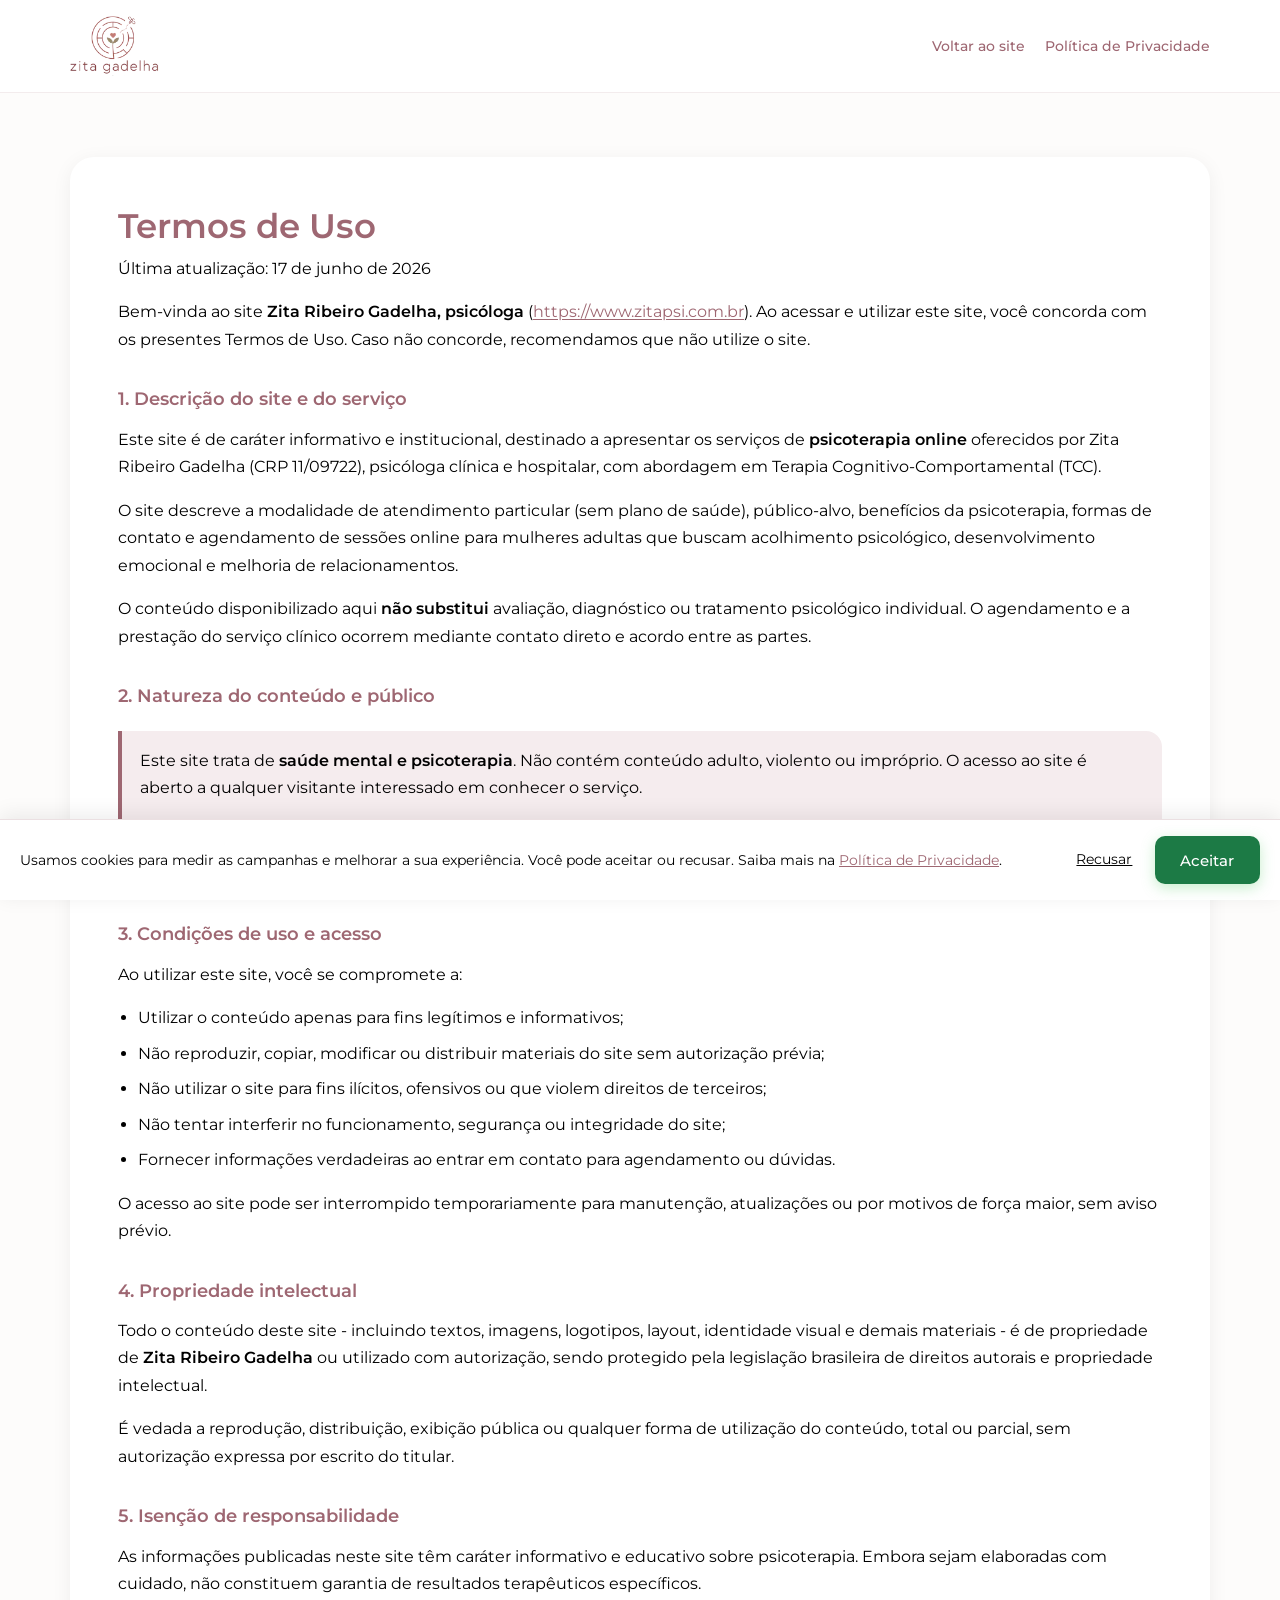
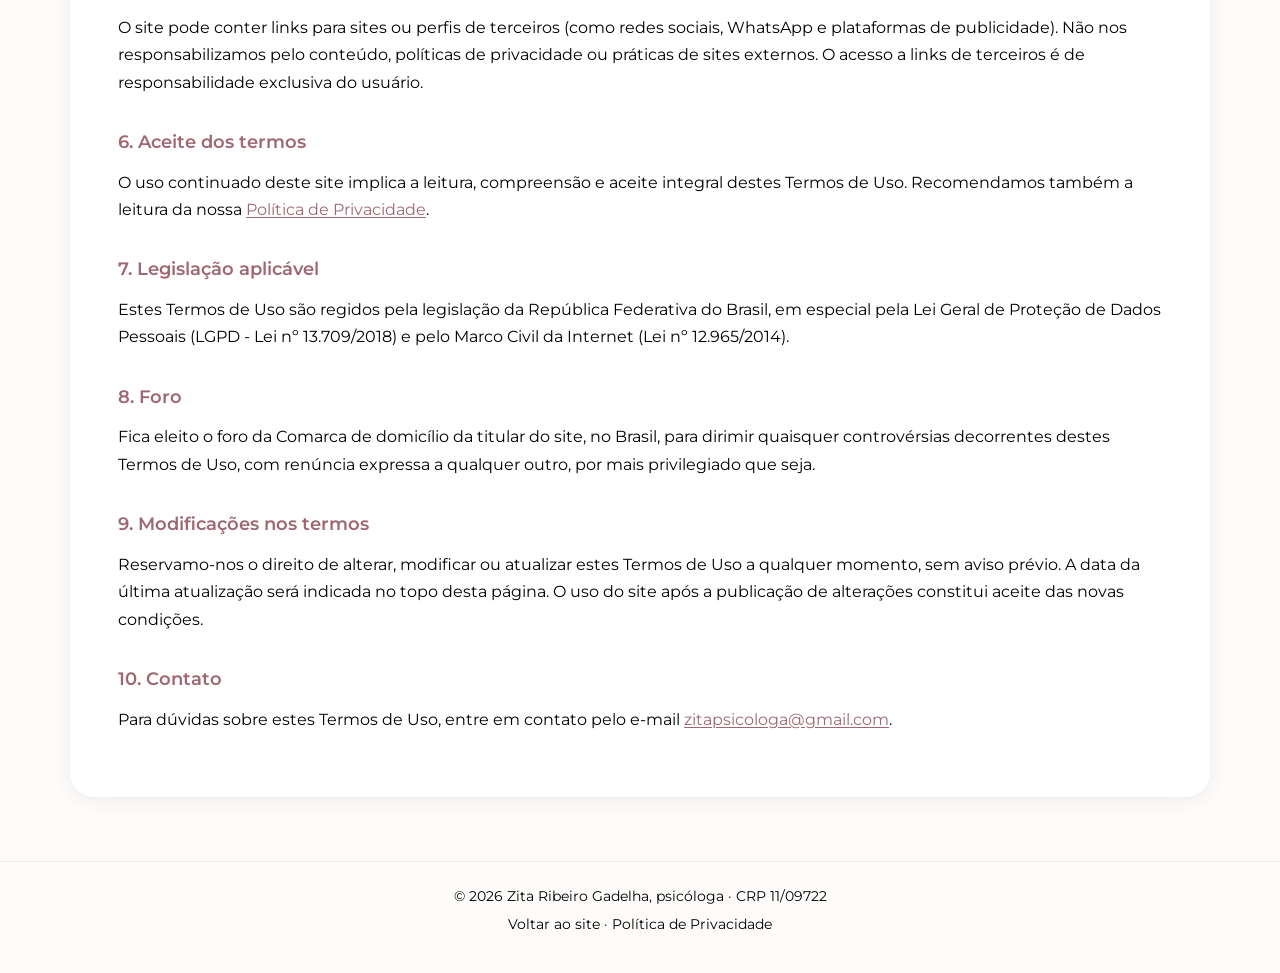
<file: terms-of-use.html>
<!DOCTYPE html>
<html lang="pt-BR">
<head>
  <meta charset="UTF-8">
  <meta name="viewport" content="width=device-width, initial-scale=1.0">
  <meta name="description" content="Termos de Uso do site de Zita Ribeiro Gadelha, psicóloga. Condições de acesso e utilização do conteúdo.">
  <link rel="canonical" href="https://www.zitapsi.com.br/terms-of-use.html">
  <link rel="alternate" type="text/markdown" href="/terms-of-use.md">
  <link rel="describedby" href="/llms.txt">
  <title>Termos de Uso | Zita Ribeiro Gadelha</title>
  <script>
    window.dataLayer = window.dataLayer || [];
    function gtag(){dataLayer.push(arguments);}
    gtag('consent', 'default', {
      ad_storage: 'denied',
      ad_user_data: 'denied',
      ad_personalization: 'denied',
      analytics_storage: 'denied',
      wait_for_update: 500
    });
  </script>
  <!-- Google Tag Manager -->
  <script>
    (function (w, d, id) {
      var loaded = false;
      function loadGtm() {
        if (loaded) return;
        loaded = true;
        w.dataLayer.push({ 'gtm.start': new Date().getTime(), event: 'gtm.js' });
        var js = d.createElement('script');
        js.async = true;
        js.src = 'https://www.googletagmanager.com/gtm.js?id=' + id;
        d.head.appendChild(js);
      }
      ['pointerdown', 'keydown', 'touchstart', 'scroll'].forEach(function (e) {
        w.addEventListener(e, loadGtm, { once: true, passive: true });
      });
      w.addEventListener('load', function () { setTimeout(loadGtm, 4000); });
    })(window, document, 'GTM-KSJ28MPD');
  </script>
  <!-- End Google Tag Manager -->
  <link rel="preload" href="fonts/montserrat-latin-2.woff2" as="font" type="font/woff2" crossorigin>
  <link rel="stylesheet" href="css/style.css?v=42">
  <link rel="stylesheet" href="css/legal.css">
  <link rel="icon" href="IMG/favicon-64.webp" type="image/webp">
  <link rel="apple-touch-icon" href="IMG/apple-touch-icon.png">
</head>
<body class="legal-page">

  <!-- Google Tag Manager (noscript) -->
  <noscript><iframe src="https://www.googletagmanager.com/ns.html?id=GTM-KSJ28MPD"
  height="0" width="0" style="display:none;visibility:hidden"></iframe></noscript>
  <!-- End Google Tag Manager (noscript) -->

  <header class="legal-header">
    <div class="container legal-header__inner">
      <a href="index.html">
        <img class="legal-header__logo" src="IMG/logo-header-300.webp" alt="Zita Gadelha Psicóloga" width="120" height="80">
      </a>
      <nav class="legal-header__nav" aria-label="Navegação legal">
        <a href="index.html">Voltar ao site</a>
        <a href="privacy-policy.html">Política de Privacidade</a>
      </nav>
    </div>
  </header>

  <main class="legal-main">
    <div class="container">
      <article class="legal-card">
        <h1>Termos de Uso</h1>
        <p class="legal-card__meta">Última atualização: 17 de junho de 2026</p>

        <p>Bem-vinda ao site <strong>Zita Ribeiro Gadelha, psicóloga</strong> (<a href="https://www.zitapsi.com.br">https://www.zitapsi.com.br</a>). Ao acessar e utilizar este site, você concorda com os presentes Termos de Uso. Caso não concorde, recomendamos que não utilize o site.</p>

        <h2>1. Descrição do site e do serviço</h2>
        <p>Este site é de caráter informativo e institucional, destinado a apresentar os serviços de <strong>psicoterapia online</strong> oferecidos por Zita Ribeiro Gadelha (CRP 11/09722), psicóloga clínica e hospitalar, com abordagem em Terapia Cognitivo-Comportamental (TCC).</p>
        <p>O site descreve a modalidade de atendimento particular (sem plano de saúde), público-alvo, benefícios da psicoterapia, formas de contato e agendamento de sessões online para mulheres adultas que buscam acolhimento psicológico, desenvolvimento emocional e melhoria de relacionamentos.</p>
        <p>O conteúdo disponibilizado aqui <strong>não substitui</strong> avaliação, diagnóstico ou tratamento psicológico individual. O agendamento e a prestação do serviço clínico ocorrem mediante contato direto e acordo entre as partes.</p>

        <h2>2. Natureza do conteúdo e público</h2>
        <div class="legal-note">
          <p>Este site trata de <strong>saúde mental e psicoterapia</strong>. Não contém conteúdo adulto, violento ou impróprio. O acesso ao site é aberto a qualquer visitante interessado em conhecer o serviço.</p>
          <p>A <strong>psicoterapia clínica</strong>, quando contratada, destina-se a <strong>mulheres adultas</strong>, conforme informado nas páginas de atendimento. A contratação do serviço está sujeita à avaliação profissional e às condições acordadas no momento do agendamento.</p>
        </div>

        <h2>3. Condições de uso e acesso</h2>
        <p>Ao utilizar este site, você se compromete a:</p>
        <ul>
          <li>Utilizar o conteúdo apenas para fins legítimos e informativos;</li>
          <li>Não reproduzir, copiar, modificar ou distribuir materiais do site sem autorização prévia;</li>
          <li>Não utilizar o site para fins ilícitos, ofensivos ou que violem direitos de terceiros;</li>
          <li>Não tentar interferir no funcionamento, segurança ou integridade do site;</li>
          <li>Fornecer informações verdadeiras ao entrar em contato para agendamento ou dúvidas.</li>
        </ul>
        <p>O acesso ao site pode ser interrompido temporariamente para manutenção, atualizações ou por motivos de força maior, sem aviso prévio.</p>

        <h2>4. Propriedade intelectual</h2>
        <p>Todo o conteúdo deste site - incluindo textos, imagens, logotipos, layout, identidade visual e demais materiais - é de propriedade de <strong>Zita Ribeiro Gadelha</strong> ou utilizado com autorização, sendo protegido pela legislação brasileira de direitos autorais e propriedade intelectual.</p>
        <p>É vedada a reprodução, distribuição, exibição pública ou qualquer forma de utilização do conteúdo, total ou parcial, sem autorização expressa por escrito do titular.</p>

        <h2>5. Isenção de responsabilidade</h2>
        <p>As informações publicadas neste site têm caráter informativo e educativo sobre psicoterapia. Embora sejam elaboradas com cuidado, não constituem garantia de resultados terapêuticos específicos.</p>
        <p>O site pode conter links para sites ou perfis de terceiros (como redes sociais, WhatsApp e plataformas de publicidade). Não nos responsabilizamos pelo conteúdo, políticas de privacidade ou práticas de sites externos. O acesso a links de terceiros é de responsabilidade exclusiva do usuário.</p>

        <h2>6. Aceite dos termos</h2>
        <p>O uso continuado deste site implica a leitura, compreensão e aceite integral destes Termos de Uso. Recomendamos também a leitura da nossa <a href="privacy-policy.html">Política de Privacidade</a>.</p>

        <h2>7. Legislação aplicável</h2>
        <p>Estes Termos de Uso são regidos pela legislação da República Federativa do Brasil, em especial pela Lei Geral de Proteção de Dados Pessoais (LGPD - Lei nº 13.709/2018) e pelo Marco Civil da Internet (Lei nº 12.965/2014).</p>

        <h2>8. Foro</h2>
        <p>Fica eleito o foro da Comarca de domicílio da titular do site, no Brasil, para dirimir quaisquer controvérsias decorrentes destes Termos de Uso, com renúncia expressa a qualquer outro, por mais privilegiado que seja.</p>

        <h2>9. Modificações nos termos</h2>
        <p>Reservamo-nos o direito de alterar, modificar ou atualizar estes Termos de Uso a qualquer momento, sem aviso prévio. A data da última atualização será indicada no topo desta página. O uso do site após a publicação de alterações constitui aceite das novas condições.</p>

        <h2>10. Contato</h2>
        <p>Para dúvidas sobre estes Termos de Uso, entre em contato pelo e-mail <a href="mailto:zitapsicologa@gmail.com">zitapsicologa@gmail.com</a>.</p>
      </article>
    </div>
  </main>

  <footer class="legal-footer">
    <div class="container">
      <p>© 2026 Zita Ribeiro Gadelha, psicóloga · CRP 11/09722</p>
      <p><a href="index.html">Voltar ao site</a> · <a href="privacy-policy.html">Política de Privacidade</a></p>
    </div>
  </footer>

  <div id="cookie-banner" class="cookie-banner" hidden role="dialog" aria-label="Aviso de cookies">
    <p>Usamos cookies para medir as campanhas e melhorar a sua experiência. Você pode aceitar ou recusar. Saiba mais na <a href="privacy-policy.html">Política de Privacidade</a>.</p>
    <button type="button" id="cookie-refuse" class="cookie-banner__refuse">Recusar</button>
    <button type="button" id="cookie-accept" class="btn btn--sm">Aceitar</button>
  </div>

  <script src="js/consent.js?v=2" defer></script>
</body>
</html>
</file>
<file: css/style.css>
@font-face {
  font-family: "Montserrat";
  font-style: normal;
  font-weight: 400;
  font-display: swap;
  unicode-range: U+0100-02BA, U+02BD-02C5, U+02C7-02CC, U+02CE-02D7, U+02DD-02FF, U+0304, U+0308, U+0329, U+1D00-1DBF, U+1E00-1E9F, U+1EF2-1EFF, U+2020, U+20A0-20AB, U+20AD-20C0, U+2113, U+2C60-2C7F, U+A720-A7FF;
  src: url("../fonts/montserrat-latin-ext-1.woff2") format("woff2");
}

@font-face {
  font-family: "Montserrat";
  font-style: normal;
  font-weight: 400;
  font-display: swap;
  unicode-range: U+0000-00FF, U+0131, U+0152-0153, U+02BB-02BC, U+02C6, U+02DA, U+02DC, U+0304, U+0308, U+0329, U+2000-206F, U+20AC, U+2122, U+2191, U+2193, U+2212, U+2215, U+FEFF, U+FFFD;
  src: url("../fonts/montserrat-latin-2.woff2") format("woff2");
}

@font-face {
  font-family: "Montserrat";
  font-style: normal;
  font-weight: 500;
  font-display: swap;
  unicode-range: U+0100-02BA, U+02BD-02C5, U+02C7-02CC, U+02CE-02D7, U+02DD-02FF, U+0304, U+0308, U+0329, U+1D00-1DBF, U+1E00-1E9F, U+1EF2-1EFF, U+2020, U+20A0-20AB, U+20AD-20C0, U+2113, U+2C60-2C7F, U+A720-A7FF;
  src: url("../fonts/montserrat-latin-ext-1.woff2") format("woff2");
}

@font-face {
  font-family: "Montserrat";
  font-style: normal;
  font-weight: 500;
  font-display: swap;
  unicode-range: U+0000-00FF, U+0131, U+0152-0153, U+02BB-02BC, U+02C6, U+02DA, U+02DC, U+0304, U+0308, U+0329, U+2000-206F, U+20AC, U+2122, U+2191, U+2193, U+2212, U+2215, U+FEFF, U+FFFD;
  src: url("../fonts/montserrat-latin-2.woff2") format("woff2");
}

@font-face {
  font-family: "Montserrat";
  font-style: normal;
  font-weight: 600;
  font-display: swap;
  unicode-range: U+0100-02BA, U+02BD-02C5, U+02C7-02CC, U+02CE-02D7, U+02DD-02FF, U+0304, U+0308, U+0329, U+1D00-1DBF, U+1E00-1E9F, U+1EF2-1EFF, U+2020, U+20A0-20AB, U+20AD-20C0, U+2113, U+2C60-2C7F, U+A720-A7FF;
  src: url("../fonts/montserrat-latin-ext-1.woff2") format("woff2");
}

@font-face {
  font-family: "Montserrat";
  font-style: normal;
  font-weight: 600;
  font-display: swap;
  unicode-range: U+0000-00FF, U+0131, U+0152-0153, U+02BB-02BC, U+02C6, U+02DA, U+02DC, U+0304, U+0308, U+0329, U+2000-206F, U+20AC, U+2122, U+2191, U+2193, U+2212, U+2215, U+FEFF, U+FFFD;
  src: url("../fonts/montserrat-latin-2.woff2") format("woff2");
}

:root {
  --mauve: #9e6772;
  --mauve-dark: #8a5561;
  --mauve-light: #f5ecee;
  --green: #1c7a45;
  --green-hover: #166238;
  --text: #000000;
  --white: #ffffff;
  --cream: #fdfcfb;
  --bg-light: #f9f8f7;
  --card-bg: #ffffff;
  --shadow: 0 8px 32px rgba(156, 99, 111, 0.1);
  --shadow-soft: 0 4px 20px rgba(0, 0, 0, 0.06);
  --radius: 16px;
  --radius-lg: 24px;
  --container: 1140px;
  --header-h: 72px;
  --zita-photo-size: 270px;
  --section-y: clamp(2rem, 4vw, 3.25rem);
  --stack-sm: 0.65rem;
  --stack-md: 0.85rem;
  --stack-lg: 1.25rem;
}

*,
*::before,
*::after {
  box-sizing: border-box;
}

html {
  scroll-behavior: smooth;
  scroll-padding-top: 1rem;
}

body.lp-ads {
  scroll-padding-top: 5.5rem;
  --paper: #FBF8F6;
  --ink: #171214;
  --ink-2: #544A4D;
  --mauve: #8E5A66;
  --rule: #DED0CD;
  --green: #1C7A45;
  --panel: #E7DAD6;
  --text: #171214;
  --white: #fff;
  font-family: "Karla", system-ui, sans-serif;
  color: #171214;
  background: #FBF8F6;
}

body.lp-ads .hero__title,
body.lp-ads .section__title,
body.lp-ads .cta-final h2 {
  font-family: "Fraunces", Georgia, serif;
  font-weight: 500;
  letter-spacing: -0.01em;
}

body.lp-ads .container--narrow {
  max-width: 42rem;
}

html:has(body.lp-ads) {
  scroll-padding-top: 5.5rem;
}

body {
  margin: 0;
  font-family: "Outfit", "Montserrat", system-ui, sans-serif;
  color: #3a2e32;
  background: #efeae6;
  line-height: 1.55;
}

img {
  max-width: 100%;
  height: auto;
  display: block;
}

a {
  color: inherit;
  text-decoration: none;
}

.container {
  width: min(100% - 2rem, var(--container));
  margin-inline: auto;
}

/* â”€â”€ Sections base â”€â”€ */
.section {
  padding: var(--section-y) 0;
  position: relative;
}

.section--white { background: var(--white); }
.section--cream { background: var(--cream); }
.section--light { background: var(--bg-light); }
.section--mauve {
  background: var(--mauve);
  color: var(--white);
}

.section__header {
  text-align: center;
  max-width: 680px;
  margin: 0 auto 1.75rem;
}

.section__header--left {
  text-align: left;
  margin-left: 0;
  margin-right: 0;
  max-width: none;
}

.section__title {
  color: var(--mauve);
  font-size: clamp(1.35rem, 2.8vw, 1.75rem);
  font-weight: 600;
  margin: 0 0 0.5rem;
  line-height: 1.3;
}

.section--mauve .section__title,
.section__title--white {
  color: var(--white);
}

.section__lead {
  font-size: 1rem;
  margin: 0;
  color: var(--text);
}

.section--mauve .section__lead {
  color: rgba(255, 255, 255, 0.92);
}

/* Split layouts */
.split {
  display: grid;
  grid-template-columns: 1fr 1fr;
  gap: clamp(1.25rem, 3vw, 2.5rem);
  align-items: center;
}

.split--reverse .split__media { order: 2; }
.split--reverse .split__content { order: 1; }

.split__media {
  position: relative;
}

.split__photo {
  width: 100%;
  border-radius: var(--radius-lg);
  box-shadow: var(--shadow);
  object-fit: cover;
  aspect-ratio: 4 / 5;
}

.split__photo--landscape {
  aspect-ratio: 4 / 3;
}

.split__photo-frame {
  position: relative;
  width: 100%;
  max-width: var(--zita-photo-size);
  margin-inline: auto;
  border-radius: var(--radius-lg);
  overflow: hidden;
  box-shadow: var(--shadow);
}

.split__photo-frame::after {
  content: "";
  position: absolute;
  inset: 0;
  border: 3px solid rgba(156, 99, 111, 0.15);
  border-radius: inherit;
  pointer-events: none;
}

.split__content p {
  margin: 0 0 0.75rem;
  color: var(--text);
  font-size: 1rem;
}

.split__content p:last-of-type {
  margin-bottom: 1rem;
}

.section--mauve .split__content p {
  color: rgba(255, 255, 255, 0.95);
}

/* Header */
.site-header {
  background: var(--white);
  border-bottom: 1px solid rgba(156, 99, 111, 0.12);
  min-height: var(--header-h);
}

body:not(.lp-ads) .site-header {
  background: #efeae6;
  border-bottom-color: transparent;
}

.site-header__inner {
  display: flex;
  align-items: center;
  justify-content: space-between;
  gap: 1rem;
  padding: 0.35rem 0;
}

.site-header__logo {
  width: auto;
  height: clamp(52px, 7vw, 64px);
  flex-shrink: 0;
  display: block;
}

.site-nav {
  display: flex;
  align-items: center;
  gap: clamp(0.5rem, 2vw, 1.5rem);
}

.site-nav a:not(.btn) {
  font-size: 0.82rem;
  font-weight: 500;
  color: #865360;
  white-space: nowrap;
  transition: opacity 0.2s;
}

.site-nav a:not(.btn):hover {
  opacity: 0.7;
}

.site-nav .btn--sm {
  padding: 0.4rem 0.85rem;
  min-height: 34px;
  font-size: 0.78rem;
}

.btn--sm {
  padding: 0.55rem 1rem;
  font-size: 0.82rem;
  min-height: 40px;
}

/* Hero */
.hero {
  position: relative;
  min-height: clamp(420px, 68vh, 560px);
  display: flex;
  align-items: center;
  justify-content: center;
  padding: clamp(2rem, 4vw, 3rem) 0;
  background: var(--cream);
  overflow: hidden;
}

body:not(.lp-ads) .hero::after {
  content: "";
  position: absolute;
  inset: 0;
  background: url("../IMG/hero-flores.webp") center / cover no-repeat;
  opacity: 0.42;
  z-index: 0;
}

body:not(.lp-ads) .hero::before {
  content: "";
  position: absolute;
  inset: 0;
  z-index: 1;
  background: linear-gradient(
    180deg,
    rgba(255, 255, 255, 0.76) 0%,
    rgba(255, 255, 255, 0.7) 50%,
    rgba(255, 255, 255, 0.66) 100%
  );
}

.hero__inner {
  position: relative;
  z-index: 2;
  display: grid;
  grid-template-columns: 1fr minmax(160px, var(--zita-photo-size));
  gap: clamp(1rem, 3vw, 2rem);
  align-items: center;
}

.lp-ads .hero__inner {
  display: grid;
  grid-template-columns: 1fr minmax(160px, var(--zita-photo-size));
  gap: clamp(1.25rem, 3vw, 2.5rem);
  align-items: center;
}

.lp-ads .hero__content {
  max-width: none;
  text-align: left;
}

.lp-ads .hero__title {
  font-size: clamp(1.3rem, 3.5vw, 1.85rem);
  margin: 0 0 1rem;
}

.lp-ads .hero__copy {
  margin: 0 0 1.25rem;
  font-size: clamp(0.95rem, 2vw, 1.05rem);
  line-height: 1.65;
  color: var(--text);
}

.lp-ads .hero__copy p {
  margin: 0 0 0.75rem;
}

.lp-ads .hero__copy p:last-child {
  margin-bottom: 0;
}

.hero__notes {
  margin: 0.75rem 0 0;
  display: grid;
  gap: 0.25rem;
}

.hero__note {
  margin: 0;
  font-size: 0.85rem;
  font-weight: 500;
  line-height: 1.4;
  color: #865360;
}

.intro__copy,
.how__copy,
.how__lead,
.bio__copy,
.bio__lead,
.bio__list,
.faq--next {
  text-align: left;
}

body:not(.lp-ads) .hero__notes {
  justify-items: start;
  text-align: left;
  width: 100%;
}

/* Como funciona (seção 2): medidas da referência mobile de 414px */
.how {
  --u: calc(100vw / 414);
  overflow: hidden;
  background: #f3eeeb;
  color: #67615f;
  font-family: "Red Hat Display", system-ui, sans-serif;
}

.how__wrap {
  width: calc(414 * var(--u));
  margin-inline: auto;
  padding-bottom: calc(40 * var(--u));
}

.how__head {
  position: relative;
  height: calc(303 * var(--u));
}

.how__photo {
  position: absolute;
  top: 0;
  right: 0;
  left: calc(167.5 * var(--u));
  height: 100%;
  overflow: hidden;
  opacity: 0.9;
  -webkit-mask-image: linear-gradient(90deg, transparent calc(12.5 * var(--u)), #000 calc(55 * var(--u)));
  mask-image: linear-gradient(90deg, transparent calc(12.5 * var(--u)), #000 calc(55 * var(--u)));
}

.how__photo img {
  display: block;
  width: calc(303.1 * var(--u));
  max-width: none;
  height: auto;
}

.how__deco {
  position: absolute;
  inset: 0;
  width: 100%;
  height: 100%;
  pointer-events: none;
}

.how__copy {
  position: relative;
  padding: calc(44.5 * var(--u)) 0 0 calc(32 * var(--u));
}

.how__kicker,
.how__title,
.how__lead,
.how__text,
.how__close p {
  white-space: nowrap;
}

.how__kicker {
  margin: 0;
  color: #7d6367;
  font-size: calc(7.7 * var(--u));
  letter-spacing: 0.2em;
  line-height: calc(11 * var(--u));
  text-transform: uppercase;
}

.how__rule {
  display: block;
  width: calc(23 * var(--u));
  height: 1px;
  margin-top: calc(9.5 * var(--u));
  background: #cdbfbf;
}

.how__title {
  margin: calc(10 * var(--u)) 0 0;
  font-size: calc(23 * var(--u));
  font-weight: 400;
  line-height: calc(25 * var(--u));
  color: #2a2426;
}

.how__title span {
  font-weight: 500;
  color: #946872;
}

.how__lead {
  margin: calc(12.5 * var(--u)) 0 0;
  font-size: calc(9.85 * var(--u));
  line-height: calc(14.6 * var(--u));
  color: #5b5553;
}

.how__steps {
  list-style: none;
  display: grid;
  gap: calc(8.5 * var(--u));
  margin: 0 calc(26.5 * var(--u)) 0 calc(26 * var(--u));
  padding: 0;
}

.how__steps li {
  position: relative;
  border: 1px solid #dcc5c8;
  padding: calc(8.5 * var(--u)) 0 calc(9.5 * var(--u)) calc(68.5 * var(--u));
}

.how__steps li::before {
  content: "";
  position: absolute;
  top: calc(11 * var(--u));
  bottom: calc(11 * var(--u));
  left: calc(48.5 * var(--u));
  width: 1px;
  background: #d2c5c5;
}

.how__num {
  position: absolute;
  top: calc(27.5 * var(--u));
  left: calc(14.5 * var(--u));
  font-family: "Gentium Book Plus", Georgia, serif;
  font-size: calc(16 * var(--u));
  line-height: 1;
  color: #7f5c63;
}

.how__text h3 {
  margin: 0;
  font-family: "Gentium Book Plus", Georgia, serif;
  font-size: calc(17.5 * var(--u));
  font-weight: 400;
  line-height: calc(19 * var(--u));
  color: #231d1e;
}

.how__text p {
  margin: calc(4.5 * var(--u)) 0 0;
  font-size: calc(10 * var(--u));
  line-height: calc(13.5 * var(--u));
}

.how__icon {
  position: absolute;
  top: calc(15 * var(--u));
  right: calc(8 * var(--u));
  width: calc(44 * var(--u));
  height: calc(44 * var(--u));
  border-radius: 50%;
  background: #eadcdb;
  color: #8f6f75;
  display: flex;
  align-items: center;
  justify-content: center;
}

.how__icon svg {
  width: calc(23 * var(--u));
  height: calc(23 * var(--u));
}

.how__close {
  display: flex;
  align-items: center;
  height: calc(63.5 * var(--u));
  margin: calc(14.5 * var(--u)) calc(19.5 * var(--u)) 0 calc(20 * var(--u));
  padding-left: calc(21 * var(--u));
  border-radius: calc(10 * var(--u));
  background: #e0cccd;
}

.how__lotus {
  flex-shrink: 0;
  width: calc(36 * var(--u));
  margin-right: calc(14.25 * var(--u));
  color: #8a7476;
}

.how__lotus svg {
  display: block;
  width: 100%;
  height: auto;
}

.how__close p {
  margin: 0;
  padding-left: calc(16 * var(--u));
  border-left: 1px solid #c0aeaf;
  font-size: calc(11 * var(--u));
  line-height: calc(14.5 * var(--u));
  color: #4a3d3e;
}

.how__close p span {
  color: #744a55;
}

.how .btn,
.how .hero__notes {
  margin-left: calc(26 * var(--u));
}

.how .btn {
  margin-top: calc(28 * var(--u));
}

/* Desktop: cabeçalho em 2 colunas e cards em grade 2x2 */
@media (min-width: 960px) {
  .how__wrap {
    width: min(100% - 2rem, 1140px);
    padding-bottom: 4.5rem;
  }

  .how__head {
    --u: clamp(1.6px, 0.135vw, 1.9px);
    display: flex;
    align-items: center;
    height: 640px;
  }

  /* Foto termina na mesma linha dos cards (margem direita do container) */
  .how__photo {
    left: 45%;
    right: 0;
    -webkit-mask-image: linear-gradient(90deg, transparent, #000 22%);
    mask-image: linear-gradient(90deg, transparent, #000 22%);
  }

  .how__photo img {
    width: 100%;
    height: 100%;
    object-fit: cover;
    object-position: 35% 18%;
  }

  /* viewBox 828x606 a 640px de altura: x=335 (borda da foto) cai em 45% */
  .how__deco {
    inset: 0 auto auto calc(45% - 354px);
    width: 874px;
    height: 640px;
  }

  .how__copy {
    padding: 0;
  }

  .how__steps,
  .how__close {
    --u: clamp(1.1px, 0.117vw, 1.4px);
  }

  .how__steps {
    grid-template-columns: 1fr 1fr;
    gap: 20px;
    margin: 0;
  }

  .how__close {
    margin: 20px 0 0;
  }

  .how .btn,
  .how .hero__notes {
    margin-left: 0;
  }

  .how .btn {
    margin-top: 2rem;
  }
}

/* Para quem é / não é: arte da cliente, abaixo das etapas */
.fit {
  margin: calc(28 * var(--u)) calc(26 * var(--u)) 0;
  font-family: "Outfit", system-ui, sans-serif;
  color: #3c2c2e;
  text-align: left;
}

.fit__kicker {
  margin: 0;
  color: #9d6872;
  font-size: 0.78rem;
  font-weight: 500;
  letter-spacing: 0.18em;
  line-height: 1.3;
  text-align: center;
  text-transform: uppercase;
}

.fit__title {
  margin: 0.55rem 0 0;
  color: #3c2c2e;
  font-size: clamp(1.85rem, 5.2vw, 2.55rem);
  font-weight: 600;
  letter-spacing: -0.02em;
  line-height: 1.12;
  text-align: center;
}

.fit__rule {
  display: block;
  width: 72px;
  height: 3px;
  margin: 0.9rem auto 0;
  border-radius: 2px;
  background: #b07d88;
}

.fit__grid {
  display: grid;
  grid-template-columns: 1fr 1fr;
  align-items: stretch;
  gap: 10px;
  margin-top: 1.15rem;
}

.fit__card {
  margin: 0;
  min-width: 0;
  padding: 0.85rem 0.7rem 1rem;
  border-radius: 16px;
  background: #fcf7f6;
  box-shadow: 0 10px 28px rgba(90, 60, 65, 0.05);
}

.fit__badge {
  display: grid;
  place-items: center;
  width: 36px;
  height: 36px;
  border-radius: 10px;
  background: #f3e6e4;
  color: #a56b76;
}

.fit__badge svg {
  width: 18px;
  height: 18px;
}

.fit__card h3 {
  margin: 0.65rem 0 0;
  color: #3c2c2e;
  font-size: 1.05rem;
  font-weight: 600;
  letter-spacing: -0.02em;
  line-height: 1.15;
}

.fit__card ul {
  list-style: none;
  display: grid;
  gap: 0.75rem;
  margin: 0.7rem 0 0;
  padding: 0.7rem 0 0;
  border-top: 1px solid #e3d9d9;
}

.fit__card li {
  display: flex;
  align-items: flex-start;
  gap: 0.4rem;
  min-width: 0;
  font-size: 0.8125rem;
  font-weight: 400;
  line-height: 1.35;
  color: #3a3032;
}

.fit__card li span:last-child {
  min-width: 0;
}

.fit__mark {
  display: grid;
  place-items: center;
  flex-shrink: 0;
  width: 18px;
  height: 18px;
  margin-top: 0.05rem;
  border-radius: 50%;
  background: #f4e4e3;
  color: #a56b76;
}

.fit__mark svg {
  width: 11px;
  height: 11px;
}

.fit__freq {
  display: flex;
  align-items: center;
  gap: 0.9rem;
  margin: 14px 0 0;
  padding: 1.05rem 1.2rem;
  border-radius: 18px;
  background: #f3e4e6;
  color: #3c2c2e;
  font-size: 1rem;
  line-height: 1.45;
}

.fit__freq svg {
  flex-shrink: 0;
  width: 34px;
  height: 34px;
  color: #a56b76;
}

.fit__freq span {
  padding-left: 0.9rem;
  border-left: 1px solid #d4c2c4;
}

.fit__freq strong {
  font-weight: 600;
}

@media (min-width: 680px) {
  .fit__grid {
    gap: 14px;
    margin-top: 1.45rem;
  }

  .fit__card {
    padding: 1.35rem 1.25rem 1.45rem;
    border-radius: 22px;
  }

  .fit__badge {
    width: 52px;
    height: 52px;
    border-radius: 14px;
  }

  .fit__badge svg {
    width: 26px;
    height: 26px;
  }

  .fit__card h3 {
    margin-top: 0.95rem;
    font-size: 1.55rem;
  }

  .fit__card ul {
    gap: 1.15rem;
    margin-top: 1rem;
    padding-top: 1.15rem;
  }

  .fit__card li {
    gap: 0.75rem;
    font-size: 1rem;
    line-height: 1.4;
  }

  .fit__mark {
    width: 28px;
    height: 28px;
  }

  .fit__mark svg {
    width: 15px;
    height: 15px;
  }
}

@media (min-width: 960px) {
  .fit {
    width: min(100%, 700px);
    margin: 2.5rem auto 0;
  }

  .how .btn,
  .how .hero__notes {
    margin-left: max(0px, calc((100% - 700px) / 2));
  }
}

/* Sobre mim (seção 3): medidas da referência de 1076px */
.bio {
  --u: calc(100vw / 1076);
  overflow: hidden;
  background: #f1ece8;
  color: #5a5553;
  font-family: "Red Hat Display", system-ui, sans-serif;
}

.bio__wrap {
  width: calc(1076 * var(--u));
  margin-inline: auto;
  padding-bottom: calc(64 * var(--u));
}

.bio__top {
  position: relative;
  min-height: calc(1250 * var(--u));
}

.bio__media {
  position: absolute;
  top: 0;
  left: 0;
  display: block;
  width: calc(530 * var(--u));
}

.bio__media picture,
.bio__photo {
  display: block;
  width: 100%;
  height: auto;
}

.bio__deco {
  display: none;
}

.bio__copy {
  position: relative;
  margin-left: calc(554 * var(--u));
  padding-top: calc(100 * var(--u));
}

.bio__kicker,
.bio__title,
.bio__role,
.bio__lead,
.bio__list span,
.bio__facts p {
  white-space: nowrap;
}

.bio__kicker {
  margin: 0;
  color: #7d6367;
  font-size: calc(18.6 * var(--u));
  letter-spacing: 0.21em;
  line-height: calc(24 * var(--u));
  text-transform: uppercase;
}

.bio__rule {
  display: block;
  width: calc(63 * var(--u));
  height: max(1px, calc(2 * var(--u)));
  margin-top: calc(20 * var(--u));
  background: #b29599;
}

.bio__title {
  margin: calc(27 * var(--u)) 0 0;
  font-family: "EB Garamond", Georgia, serif;
  font-size: calc(80 * var(--u));
  font-weight: 500;
  line-height: calc(85 * var(--u));
  color: #2b2620;
}

.bio__title span {
  position: relative;
  z-index: 0;
  display: inline-block;
  font-size: calc(85 * var(--u));
  color: #935b67;
}

/* faixa rosada atrás da parte de baixo de "Zita Gadelha" */
.bio__title span::after {
  content: "";
  position: absolute;
  z-index: -1;
  right: calc(-7 * var(--u));
  bottom: 0;
  left: calc(-2 * var(--u));
  height: calc(15 * var(--u));
  background: #e5d4d4;
}

.bio__role {
  margin: calc(16 * var(--u)) 0 0;
  color: #6b5f5e;
  font-size: calc(18.3 * var(--u));
  letter-spacing: 0.2em;
  line-height: calc(30 * var(--u));
  text-transform: uppercase;
}

.bio__lead {
  margin: calc(25 * var(--u)) 0 0;
  color: #4f4a47;
  font-size: calc(25.7 * var(--u));
  line-height: calc(38 * var(--u));
}

.bio__list {
  list-style: none;
  margin: calc(25 * var(--u)) 0 0;
  padding: 0;
  width: calc(472 * var(--u));
}

.bio__list li {
  display: flex;
  align-items: flex-start;
  gap: calc(44 * var(--u));
  padding: calc(21 * var(--u)) 0;
  border-bottom: max(1px, calc(2 * var(--u))) solid #e3d8d6;
}

.bio__list li:last-child {
  border-bottom: 0;
}

.bio__icon {
  flex-shrink: 0;
  width: calc(82 * var(--u));
  height: calc(82 * var(--u));
  border-radius: 50%;
  background: #e9d9d9;
  color: #a38489;
  display: flex;
  align-items: center;
  justify-content: center;
}

.bio__icon svg {
  width: calc(46 * var(--u));
  height: calc(46 * var(--u));
}

.bio__list span:last-child {
  padding-top: calc(2 * var(--u));
  color: #5a5553;
  font-size: calc(22.2 * var(--u));
  line-height: calc(32 * var(--u));
}

.bio__facts {
  list-style: none;
  display: grid;
  grid-template-columns: calc(317.5 * var(--u)) calc(331 * var(--u)) 1fr;
  height: calc(325 * var(--u));
  margin: 0 calc(47 * var(--u)) 0 calc(48 * var(--u));
  padding: 0;
  border-radius: calc(22 * var(--u));
  background: #eadfdd;
}

.bio__facts li {
  position: relative;
  padding: calc(42 * var(--u)) 0 0 calc(55 * var(--u));
}

.bio__facts li + li::before {
  content: "";
  position: absolute;
  top: calc(50 * var(--u));
  bottom: calc(55 * var(--u));
  left: 0;
  width: 1px;
  background: #d6c2c4;
}

.bio__fact-icon {
  width: calc(75 * var(--u));
  height: calc(75 * var(--u));
  border: max(1px, calc(2 * var(--u))) solid #c9aeb2;
  border-radius: 50%;
  color: #a78a8e;
  display: flex;
  align-items: center;
  justify-content: center;
}

.bio__fact-icon svg {
  width: calc(44 * var(--u));
  height: calc(44 * var(--u));
}

.bio__facts strong {
  display: block;
  margin-top: calc(22 * var(--u));
  color: #7a5a61;
  font-size: calc(17.5 * var(--u));
  font-weight: 500;
  letter-spacing: 0.2em;
  line-height: calc(20 * var(--u));
  text-transform: uppercase;
}

.bio__facts p {
  margin: calc(11 * var(--u)) 0 0;
  color: #5f5553;
  font-size: calc(20 * var(--u));
  line-height: calc(28 * var(--u));
}

.bio .btn {
  margin: calc(48 * var(--u)) 0 0 calc(48 * var(--u));
}

/* Desktop: foto em arco + texto ao lado, bloco centralizado */
@media (min-width: 960px) {
  .bio {
    --u: 0.85px;
  }

  .bio__wrap {
    width: min(100% - 2rem, 1140px);
    padding: 88px 0 40px;
  }

  .bio__top {
    display: grid;
    grid-template-columns: 500px auto;
    justify-content: center;
    column-gap: 88px;
    min-height: 0;
  }

  .bio__media {
    position: relative;
    width: auto;
  }

  .bio__media::before {
    content: "";
    position: absolute;
    z-index: 1;
    top: -48px;
    left: -110px;
    width: 230px;
    height: 230px;
    border: 1px solid #d9bfc4;
    border-radius: 50%;
    pointer-events: none;
  }

  .bio__photo {
    height: 960px;
    object-fit: cover;
    object-position: 50% 20%;
    border-radius: 250px 250px 0 0;
  }

  /* viewBox em medidas da referência (foto de 505px): escala 500/505, ancorado embaixo à esquerda */
  .bio__deco {
    display: block;
    position: absolute;
    z-index: 1;
    bottom: 0;
    left: -99px;
    width: 599px;
    height: 589px;
    pointer-events: none;
  }

  .bio__copy {
    margin: 0;
    padding-top: 24px;
  }

  .bio__facts {
    width: 989px;
    margin: 56px auto 0;
    grid-template-columns: repeat(3, 1fr);
  }

  .bio .btn {
    margin: 40px 0 0 calc(50% - 494.5px);
  }
}

/* Telas de 960–1079px: mesmo layout um pouco menor para caber no container */
@media (min-width: 960px) and (max-width: 1079px) {
  .bio {
    --u: 0.78px;
  }

  .bio__top {
    grid-template-columns: 430px auto;
    column-gap: 56px;
  }

  .bio__photo {
    height: 880px;
    border-radius: 215px 215px 0 0;
  }

  .bio__deco {
    left: -85px;
    width: 515px;
    height: 506px;
  }

  .bio__facts {
    width: 854px;
  }

  .bio .btn {
    margin-left: calc(50% - 427px);
  }
}

/* FAQ (seção 4) */
.faq--next {
  padding: 56px 0 64px;
  background: #f1ece8;
  font-family: "Red Hat Display", system-ui, sans-serif;
}

.faq__wrap {
  width: min(100% - 52px, 820px);
  margin-inline: auto;
}

.faq__kicker {
  margin: 0;
  color: #7d6367;
  font-size: 12px;
  letter-spacing: 0.2em;
  text-transform: uppercase;
}

.faq__rule {
  display: block;
  width: 32px;
  height: 1px;
  margin: 12px 0 18px;
  background: #b29599;
}

.faq__title {
  margin: 0 0 28px;
  font-family: "EB Garamond", Georgia, serif;
  font-size: clamp(34px, 4.4vw, 52px);
  font-weight: 500;
  line-height: 1.05;
  color: #2b2620;
}

.faq__title span {
  color: #935b67;
}

.faq--next .faq__list {
  max-width: none;
  gap: 0;
  border-top: 1px solid #e3d8d6;
}

.faq--next .faq__item {
  background: none;
  border: 0;
  border-bottom: 1px solid #e3d8d6;
  border-radius: 0;
  box-shadow: none;
}

.faq--next .faq__question {
  gap: 16px;
  padding: 20px 0;
  font-size: 16px;
  font-weight: 500;
  line-height: 1.4;
  color: #2b2620;
}

.faq--next .faq__question:hover,
.faq--next .faq__item.is-open .faq__question {
  background: none;
}

.faq__num {
  flex-shrink: 0;
  width: 28px;
  font-family: "Gentium Book Plus", Georgia, serif;
  font-size: 17px;
  font-weight: 400;
  color: #7f5c63;
}

.faq__q {
  flex: 1;
}

.faq__toggle {
  position: relative;
  flex-shrink: 0;
  width: 34px;
  height: 34px;
  border-radius: 50%;
  background: #e9d9d9;
}

.faq__toggle::before,
.faq__toggle::after {
  content: "";
  position: absolute;
  top: 50%;
  left: 50%;
  width: 12px;
  height: 1.5px;
  margin: -0.75px 0 0 -6px;
  background: #8f6f75;
  transition: transform 0.3s;
}

.faq__toggle::after {
  transform: rotate(90deg);
}

.faq--next .faq__item.is-open .faq__toggle::after {
  transform: rotate(0);
}

.faq--next .faq__answer p {
  padding: 0 clamp(8px, 5vw, 50px) 0 44px;
  font-size: 15px;
  line-height: 1.65;
  color: #5a5553;
}

.faq--next .faq__answer p + p {
  padding-top: 10px;
}

.faq--next .faq__answer p:last-child {
  padding-bottom: 22px;
}

.faq--next .btn {
  margin-top: 32px;
}

.lead-copy .btn {
  margin-top: 1.2rem;
}

/* Instagram: cards com o embed oficial dos reels */
.ig {
  padding: 56px 0 64px;
  background: #f1ece8;
  font-family: "Red Hat Display", system-ui, sans-serif;
}

.ig__wrap {
  width: min(100% - 52px, 1140px);
  margin-inline: auto;
}

.ig__head {
  text-align: center;
}

.ig__title {
  margin: 0;
  font-family: "EB Garamond", Georgia, serif;
  font-size: clamp(30px, 4.2vw, 48px);
  font-weight: 500;
  line-height: 1.12;
  color: #2b2620;
}

.ig__title em {
  position: relative;
  z-index: 0;
  color: #935b67;
}

.ig__title em::after {
  content: "";
  position: absolute;
  z-index: -1;
  right: -2px;
  bottom: 0.06em;
  left: -2px;
  height: 0.2em;
  background: #e5d4d4;
}

.ig__lead {
  margin: 20px 0 0;
  color: #5a5553;
  font-size: 16px;
  line-height: 1.6;
}

@media (min-width: 720px) {
  .ig__lead {
    white-space: nowrap;
  }
}

.ig__track {
  display: grid;
  grid-auto-columns: min(86%, 380px);
  grid-auto-flow: column;
  gap: 16px;
  margin: 36px -26px 0;
  padding: 0 26px 8px;
  overflow-x: auto;
  scroll-snap-type: x mandatory;
  scroll-padding-inline: 26px;
  scrollbar-width: none;
}

.ig__track::-webkit-scrollbar {
  display: none;
}

.ig__item {
  position: relative;
  scroll-snap-align: start;
  padding: 16px 14px 14px;
  border: 1px solid #e3d2cd;
  border-radius: 2px;
  background: #f5f0ec;
}

.ig__item::before {
  content: "";
  position: absolute;
  top: -1px;
  left: -1px;
  width: 90px;
  height: 3px;
  background: #b98d8a;
}

.ig__meta {
  display: flex;
  align-items: baseline;
  justify-content: space-between;
  margin: 2px 4px 14px;
}

.ig__num {
  font-family: "Gentium Book Plus", Georgia, serif;
  font-size: 20px;
  color: #a5807b;
}

.ig__type {
  color: #8a7d7b;
  font-size: 12px;
  font-weight: 500;
  letter-spacing: 0.2em;
  text-transform: uppercase;
}

/* embed do Instagram: cabeçalho + mídia + "Ver mais no Instagram";
   curtidas ficam cortadas. A altura exata vem do main.js (ResizeObserver) */
.ig__embed {
  height: 520px;
  overflow: hidden;
  border: 1px solid #ebe1dc;
  background: #fff;
}

.ig__embed iframe {
  display: block;
  width: 100%;
  height: 640px;
  border: 0;
}

@media (min-width: 960px) {
  .ig {
    padding: 80px 0 88px;
  }

  .ig__track {
    grid-auto-flow: row;
    grid-template-columns: repeat(3, 1fr);
    gap: 24px;
    margin: 48px 0 0;
    padding: 0;
    overflow: visible;
  }
}

.faq__answer p + p {
  padding-top: 0.35rem;
}

.lp-ads .hero__lead {
  margin-bottom: 1rem;
}

.lp-ads .hero__media {
  max-width: var(--zita-photo-size);
  margin-inline: 0;
}

.hero__content {
  width: 100%;
  max-width: 640px;
  text-align: left;
}

.hero__media {
  display: flex;
  flex-direction: column;
  justify-content: center;
  align-items: center;
  gap: 0.5rem;
}

.hero__identity {
  margin: 0;
  font-size: 0.95rem;
  font-weight: 500;
  color: var(--text);
  text-align: center;
}

.hero__role {
  margin: 0 0 1rem;
  font-size: clamp(0.9rem, 1.8vw, 1rem);
  font-weight: 500;
  line-height: 1.5;
  color: var(--text);
}

.hero__photo-frame {
  position: relative;
  width: 100%;
  max-width: var(--zita-photo-size);
  border-radius: var(--radius-lg);
  overflow: hidden;
  box-shadow: var(--shadow);
}

.hero__photo-frame::after {
  content: "";
  position: absolute;
  inset: 0;
  border: 3px solid rgba(156, 99, 111, 0.15);
  border-radius: inherit;
  pointer-events: none;
}

.hero__photo {
  display: block;
  width: 100%;
  height: auto;
  aspect-ratio: 2 / 3;
  object-fit: cover;
  object-position: center top;
}

.hero__title {
  font-size: clamp(1.6rem, 4.5vw, 2.25rem);
  font-weight: 600;
  margin: 0 0 0.35rem;
  line-height: 1.2;
  color: var(--mauve);
}

.hero__tagline {
  margin: 0 0 1.5rem;
  font-size: clamp(1rem, 2.2vw, 1.15rem);
  font-weight: 600;
  line-height: 1.35;
  color: var(--mauve);
}

.hero__subtitle {
  font-size: clamp(0.95rem, 2vw, 1.05rem);
  font-weight: 400;
  margin: 0 0 0.85rem;
  line-height: 1.6;
  color: var(--text);
}

.hero__proof {
  display: flex;
  flex-wrap: wrap;
  align-items: center;
  gap: 0.35rem 0.5rem;
  margin: 0 0 1rem;
  font-size: 0.9rem;
  font-weight: 500;
  color: var(--text);
}

.hero__proof-stars {
  color: #f5a623;
  letter-spacing: 0.05em;
}

.hero__lead {
  font-size: clamp(1rem, 2.2vw, 1.15rem);
  font-weight: 600;
  margin: 0 0 0.85rem;
  line-height: 1.35;
  color: var(--mauve);
}

.hero__trust {
  list-style: none;
  margin: 0 0 1rem;
  padding: 0;
  display: flex;
  flex-wrap: wrap;
  gap: 0.4rem;
}

.hero__trust li {
  font-size: 0.78rem;
  font-weight: 500;
  color: var(--mauve);
  background: rgba(156, 99, 111, 0.1);
  padding: 0.35rem 0.65rem;
  border-radius: 999px;
}

.pain__list {
  list-style: none;
  margin: 1rem 0 0;
  padding: 0;
  display: grid;
  gap: 1rem;
}

.pain__list h3 {
  margin: 0 0 0.35rem;
  font-size: 1rem;
  color: var(--mauve-dark);
}

.pain__list p {
  margin: 0;
  font-size: 0.95rem;
}

@media (min-width: 768px) {
  .pain__list {
    grid-template-columns: repeat(3, 1fr);
  }

  .pain__list--wide {
    grid-template-columns: 1fr 1fr;
  }

  .demand__grid {
    grid-template-columns: 1fr 1fr;
  }
}

.demand__grid {
  display: grid;
  grid-template-columns: 1fr;
  gap: 1rem;
}

.demand__grid .online__card {
  height: 100%;
}

.process__list {
  list-style: none;
  margin: 0.5rem 0 0;
  padding: 0;
  display: grid;
  gap: 1rem;
}

.process__list li {
  display: grid;
  grid-template-columns: 2.25rem 1fr;
  gap: 0.65rem;
  align-items: start;
}

.process__num {
  font-weight: 600;
  letter-spacing: 0.04em;
  line-height: 1.35;
}

.process__list h3 {
  margin: 0 0 0.2rem;
  font-size: 1.05rem;
  color: var(--white);
}

.process__list p {
  margin: 0;
  font-size: 0.95rem;
}

.lp-ads .site-header__inner {
  justify-content: flex-start;
  position: relative;
  flex-wrap: nowrap;
  align-items: center;
  gap: 0.5rem 0.65rem;
}

.lp-ads .site-header__logo-link {
  flex-shrink: 0;
  line-height: 0;
}

.lp-ads .site-header__logo {
  width: auto;
  height: clamp(48px, 12vw, 60px);
}

.lp-ads .site-header__tagline {
  margin: 0;
  flex: 1;
  min-width: 0;
  font-size: clamp(0.62rem, 2.4vw, 0.82rem);
  line-height: 1.25;
  font-weight: 500;
  color: var(--mauve);
  text-align: center;
}

.lp-ads .site-nav {
  display: flex;
  align-items: center;
  gap: clamp(0.75rem, 2vw, 1.5rem);
  margin-left: auto;
}

.lp-ads .site-nav__list {
  list-style: none;
  margin: 0;
  padding: 0;
  display: flex;
  align-items: center;
  gap: clamp(0.5rem, 2vw, 1.25rem);
}

.lp-ads .site-nav__list a {
  font-size: 0.82rem;
  font-weight: 500;
  color: var(--mauve);
  white-space: nowrap;
  transition: opacity 0.2s;
}

.lp-ads .site-nav__list a:hover {
  opacity: 0.75;
}

.lp-ads .site-nav__toggle {
  display: none;
  flex-direction: column;
  justify-content: center;
  gap: 5px;
  width: 44px;
  height: 44px;
  padding: 0;
  border: none;
  border-radius: 8px;
  background: transparent;
  cursor: pointer;
  flex-shrink: 0;
}

.lp-ads .site-nav__toggle-bar {
  display: block;
  width: 22px;
  height: 2px;
  background: var(--mauve);
  border-radius: 2px;
  margin-inline: auto;
  transition: transform 0.2s, opacity 0.2s;
}

.lp-ads .site-nav__toggle[aria-expanded="true"] .site-nav__toggle-bar:nth-child(1) {
  transform: translateY(7px) rotate(45deg);
}

.lp-ads .site-nav__toggle[aria-expanded="true"] .site-nav__toggle-bar:nth-child(2) {
  opacity: 0;
}

.lp-ads .site-nav__toggle[aria-expanded="true"] .site-nav__toggle-bar:nth-child(3) {
  transform: translateY(-7px) rotate(-45deg);
}

@media (max-width: 899px) {
  .lp-ads .site-header__inner {
    justify-content: space-between;
  }

  .lp-ads .site-header__tagline {
    position: absolute;
    left: 50%;
    transform: translateX(-50%);
    flex: none;
    width: max-content;
    max-width: calc(100% - 8.5rem);
    pointer-events: none;
  }

  .lp-ads .site-header__logo-link,
  .lp-ads .site-nav__toggle {
    position: relative;
    z-index: 1;
  }

  .lp-ads .site-nav__toggle {
    display: flex;
  }

  .lp-ads .site-nav {
    position: absolute;
    top: 100%;
    left: 0;
    right: 0;
    flex-direction: column;
    align-items: stretch;
    gap: 0;
    margin-left: 0;
    background: rgba(255, 255, 255, 0.98);
    backdrop-filter: blur(10px);
    -webkit-backdrop-filter: blur(10px);
    border-bottom: 1px solid rgba(156, 99, 111, 0.12);
    box-shadow: 0 8px 24px rgba(0, 0, 0, 0.08);
    max-height: 0;
    overflow: hidden;
    opacity: 0;
    pointer-events: none;
    transition: max-height 0.3s ease, opacity 0.25s ease;
  }

  .lp-ads .site-nav.is-open {
    max-height: 320px;
    opacity: 1;
    pointer-events: auto;
    padding: 0.75rem 1rem 1rem;
  }

  .lp-ads .site-nav__list {
    flex-direction: column;
    align-items: stretch;
    gap: 0;
    width: 100%;
  }

  .lp-ads .site-nav__list li {
    border-bottom: 1px solid rgba(156, 99, 111, 0.1);
  }

  .lp-ads .site-nav__list a {
    display: block;
    padding: 0.75rem 0;
    white-space: normal;
  }

  .lp-ads .site-nav__cta {
    width: 100%;
    margin-top: 0.75rem;
    justify-content: center;
  }
}

/* Buttons */
.btn {
  display: inline-flex;
  align-items: center;
  justify-content: center;
  gap: 0.5rem;
  flex-direction: row-reverse;
  background: var(--green);
  color: var(--white);
  border: none;
  border-radius: 10px;
  padding: 0.9rem 1.6rem;
  font-family: inherit;
  font-size: 0.95rem;
  font-weight: 500;
  cursor: pointer;
  transition: background 0.2s, transform 0.2s, box-shadow 0.2s;
  min-height: 48px;
  box-shadow: 0 4px 14px rgba(97, 206, 112, 0.35);
}

.btn:hover {
  background: var(--green-hover);
  transform: translateY(-2px);
  box-shadow: 0 6px 20px rgba(97, 206, 112, 0.4);
}

.btn--whatsapp {
  background: #25d366;
  font-size: 1.05rem;
  border-radius: 12px;
  box-shadow: 0 4px 14px rgba(37, 211, 102, 0.4);
}

.btn--whatsapp:hover {
  background: #1fb855;
  box-shadow: 0 6px 20px rgba(37, 211, 102, 0.45);
}

.lp-ads .btn {
  min-height: 52px;
  padding: 1rem 1.75rem;
}

.therapy__cta,
.methodology__cta {
  margin-top: 1.75rem;
  text-align: center;
}

.methodology__grid {
  display: grid;
  gap: 1.25rem;
  margin-top: 1.5rem;
}

@media (min-width: 768px) {
  .methodology__grid {
    grid-template-columns: repeat(3, 1fr);
  }
}

.methodology__card {
  background: var(--white);
  border-radius: 12px;
  padding: 1.25rem 1.5rem;
  box-shadow: 0 2px 12px rgba(0, 0, 0, 0.06);
}

.methodology__card h3 {
  font-size: 1.1rem;
  margin: 0 0 0.75rem;
  color: var(--mauve-dark);
}

.methodology__card p {
  margin: 0 0 0.75rem;
  font-size: 0.95rem;
}

.methodology__card ul {
  margin: 0;
  padding-left: 1.15rem;
  font-size: 0.95rem;
}

.methodology__card li + li {
  margin-top: 0.4rem;
}

.site-footer__nap {
  font-style: normal;
  font-size: 0.9rem;
  line-height: 1.6;
  color: var(--text);
}

.site-footer__nap strong {
  display: block;
  margin-bottom: 0.35rem;
}

.site-footer__phone,
.site-footer__tel {
  font-weight: 600;
  letter-spacing: 0.02em;
}

.site-footer__tel {
  color: inherit;
  text-decoration: none;
}

.site-footer__tel:hover {
  text-decoration: underline;
}

.btn svg {
  width: 1.15rem;
  height: 1.15rem;
  fill: currentColor;
}

/* Empathy / pain section */
.pain__text strong {
  font-weight: 600;
}

/* About credentials badge */
.about__badge {
  display: inline-block;
  background: var(--mauve-light);
  color: var(--mauve);
  font-size: 0.8rem;
  font-weight: 500;
  padding: 0.35rem 0.85rem;
  border-radius: 999px;
  margin-bottom: 0.65rem;
}

.about__subheading {
  margin: 1.25rem 0 0.5rem;
  font-size: 1.05rem;
  font-weight: 600;
  color: var(--mauve);
  line-height: 1.35;
}

.about__list {
  margin: 0 0 0.5rem;
  padding-left: 1.15rem;
  color: var(--text);
}

.about__list li {
  margin-bottom: 0.35rem;
}

/* Therapy list */
.therapy__list {
  list-style: none;
  padding: 0;
  margin: 0;
}

.therapy__list li {
  display: flex;
  align-items: flex-start;
  gap: 0.75rem;
  margin-bottom: 0.65rem;
  color: var(--text);
  font-size: 1rem;
  padding: 0.65rem 0.85rem;
  background: var(--white);
  border-radius: var(--radius);
  box-shadow: var(--shadow-soft);
}

.therapy__dot {
  flex-shrink: 0;
  width: 1.1rem;
  height: 1.1rem;
  margin-top: 0.15rem;
  fill: var(--mauve);
}

/* Online cards */
.online__wrap {
  display: grid;
  grid-template-columns: auto 1fr;
  gap: clamp(1.25rem, 3vw, 2rem);
  align-items: center;
}

.online__photo {
  border-radius: var(--radius-lg);
  box-shadow: var(--shadow);
  width: 100%;
  max-width: var(--zita-photo-size);
  aspect-ratio: 3 / 4;
  object-fit: cover;
  display: block;
}

.online__grid {
  display: grid;
  grid-template-columns: 1fr;
  gap: 1rem;
}

.online__card {
  background: var(--card-bg);
  border: 1px solid rgba(156, 99, 111, 0.2);
  border-radius: var(--radius);
  padding: 1rem 1rem;
  display: flex;
  align-items: flex-start;
  gap: 1rem;
  box-shadow: var(--shadow-soft);
  transition: transform 0.2s, box-shadow 0.2s;
}

.online__card:hover {
  transform: translateY(-2px);
  box-shadow: var(--shadow);
}

.online__icon-wrap {
  flex-shrink: 0;
  width: 48px;
  height: 48px;
  background: var(--mauve-light);
  border-radius: 12px;
  display: flex;
  align-items: center;
  justify-content: center;
}

.online__icon {
  width: 1.5rem;
  height: 1.5rem;
  fill: var(--mauve);
}

.online__card h3 {
  color: var(--mauve);
  font-size: 1.05rem;
  margin: 0 0 0.25rem;
}

.online__card p {
  color: var(--text);
  font-size: 0.92rem;
  margin: 0;
}

.online__footer {
  text-align: center;
  margin-top: 1.75rem;
}

.online__footer .hero__notes,
.cta-final__btn .hero__notes {
  justify-items: center;
}

.online__subtitle {
  color: var(--text);
  font-size: 1rem;
  margin: 0 0 0.85rem;
}

.online__steps {
  margin-top: 2rem;
  max-width: 720px;
  margin-inline: auto;
}

.online__steps-title {
  margin: 0 0 1rem;
  font-size: 1.05rem;
  font-weight: 600;
  color: var(--mauve);
  text-align: center;
}

.online__steps-list {
  margin: 0;
  padding-left: 1.25rem;
  color: var(--text);
}

.online__steps-list li {
  margin-bottom: 0.65rem;
  line-height: 1.55;
}

.section__lead--spaced {
  margin-bottom: 1rem;
}

/* Value prop */
.value-prop__list {
  list-style: none;
  padding: 0;
  margin: 0.85rem 0 0;
}

.value-prop__list li {
  display: flex;
  align-items: flex-start;
  gap: 0.75rem;
  margin-bottom: 0.65rem;
  font-size: 1rem;
  padding: 0.5rem 0;
  border-bottom: 1px solid rgba(255, 255, 255, 0.15);
}

.value-prop__list li:last-child {
  border-bottom: none;
}

.value-prop__list svg {
  flex-shrink: 0;
  width: 1.1rem;
  height: 1.1rem;
  fill: var(--white);
  margin-top: 0.2rem;
  opacity: 0.9;
}

/* Testimonials */
.testimonials {
  background: var(--cream);
}

.testimonials__header {
  margin-bottom: 1.5rem;
}

.testimonials__carousel {
  position: relative;
  max-width: 1000px;
  margin-inline: auto;
}

.testimonials__track-wrap {
  overflow: hidden;
}

.testimonials__track {
  display: flex;
  transition: transform 0.45s ease;
}

.testimonials__slide {
  flex: 0 0 100%;
  padding: 0 0.5rem;
}

@media (min-width: 768px) {
  .testimonials__slide {
    flex: 0 0 33.333%;
  }
}

.review-card {
  background: var(--white);
  border-radius: var(--radius);
  padding: 1.15rem 1rem 1rem;
  box-shadow: var(--shadow-soft);
  text-align: center;
  height: 100%;
  min-height: 255px;
  display: flex;
  flex-direction: column;
  align-items: center;
  border: 1px solid rgba(156, 99, 111, 0.08);
}

.review-card__avatar-wrap {
  position: relative;
  width: 64px;
  height: 64px;
  margin-bottom: 0.5rem;
}

.review-card__avatar {
  width: 64px;
  height: 64px;
  border-radius: 50%;
  object-fit: cover;
}

.review-card__avatar--initials {
  display: flex;
  align-items: center;
  justify-content: center;
  font-weight: 600;
  font-size: 1.1rem;
  color: var(--white);
}

.review-card__google {
  position: absolute;
  right: -2px;
  bottom: -2px;
  width: 20px;
  height: 20px;
  background: var(--white);
  border-radius: 50%;
  padding: 2px;
  box-shadow: 0 1px 3px rgba(0, 0, 0, 0.15);
}

.review-card__name {
  font-weight: 600;
  color: #222;
  font-size: 0.92rem;
  margin-bottom: 0.35rem;
}

.review-card__rating {
  display: flex;
  align-items: center;
  justify-content: center;
  gap: 0.15rem;
  margin-bottom: 0.5rem;
}

.review-card__star {
  display: inline-flex;
  color: #fbbc04;
  font-size: 1rem;
  line-height: 1;
}

.review-card__star-icon {
  display: block;
  width: 14px;
  height: 14px;
}

.review-card__verified {
  display: inline-flex;
  align-items: center;
  justify-content: center;
  width: 16px;
  height: 16px;
  background: #4285f4;
  border-radius: 50%;
  margin-left: 0.25rem;
}

.review-card__verified svg {
  width: 10px;
  height: 10px;
  fill: var(--white);
}

.review-card__text {
  color: #333;
  font-size: 0.88rem;
  line-height: 1.5;
  margin: 0;
  flex: 1;
}

.review-card__text.is-collapsed {
  display: -webkit-box;
  -webkit-line-clamp: 4;
  -webkit-box-orient: vertical;
  overflow: hidden;
}

.review-card__read-more {
  background: none;
  border: none;
  color: #999;
  font-size: 0.85rem;
  cursor: pointer;
  margin-top: 0.5rem;
  padding: 0;
  font-family: inherit;
}

.testimonials__nav {
  position: absolute;
  top: 50%;
  transform: translateY(-50%);
  width: 38px;
  height: 38px;
  border-radius: 50%;
  border: none;
  background: var(--mauve);
  color: var(--white);
  cursor: pointer;
  display: flex;
  align-items: center;
  justify-content: center;
  transition: background 0.2s;
  z-index: 2;
  opacity: 0.85;
}

.testimonials__nav:hover {
  opacity: 1;
  background: var(--mauve-dark);
}

.testimonials__nav--prev { left: -0.5rem; }
.testimonials__nav--next { right: -0.5rem; }

.testimonials__nav svg {
  width: 14px;
  height: 14px;
  fill: currentColor;
}

/* FAQ */
.faq__list {
  display: flex;
  flex-direction: column;
  gap: 0.5rem;
  max-width: 720px;
  margin-inline: auto;
}

.faq__item {
  background: var(--white);
  border: 1px solid rgba(156, 99, 111, 0.15);
  border-radius: var(--radius);
  overflow: hidden;
  box-shadow: var(--shadow-soft);
}

.faq__question {
  width: 100%;
  display: flex;
  align-items: center;
  justify-content: space-between;
  gap: 1rem;
  padding: 0.9rem 1.1rem;
  background: none;
  border: none;
  font-family: inherit;
  font-size: 1rem;
  font-weight: 500;
  color: var(--mauve);
  text-align: left;
  cursor: pointer;
  transition: background 0.2s;
}

.faq__question:hover {
  background: var(--mauve-light);
}

.faq__item.is-open .faq__question {
  background: var(--mauve-light);
}

.faq__icon {
  flex-shrink: 0;
  width: 0.85rem;
  height: 0.85rem;
  transition: transform 0.3s;
  fill: var(--mauve);
}

.faq__item.is-open .faq__icon {
  transform: rotate(180deg);
}

.faq__answer {
  display: grid;
  grid-template-rows: 0fr;
  transition: grid-template-rows 0.35s ease;
}

.faq__item.is-open .faq__answer {
  grid-template-rows: 1fr;
}

.faq__answer-inner {
  overflow: hidden;
}

.faq__answer p {
  margin: 0;
  padding: 0 1.1rem 0.85rem;
  font-size: 0.95rem;
  color: var(--text);
  line-height: 1.5;
}

/* CTA final */
.cta-final__content {
  color: var(--white);
  text-align: center;
  max-width: 680px;
  margin-inline: auto;
}

.cta-final__content h2 {
  font-size: clamp(1.35rem, 2.8vw, 1.75rem);
  margin: 0 0 0.75rem;
  line-height: 1.25;
}

.cta-final__content p {
  margin: 0 0 0.75rem;
  font-size: 1rem;
  opacity: 0.95;
}

.cta-final__content strong {
  font-weight: 600;
}

.cta-final__btn {
  margin-top: 0.5rem;
}

.cta-final.section--mauve {
  padding-bottom: calc(var(--section-y) + 26px);
}

@media (min-width: 900px) {
  .cta-final.section--mauve {
    padding-bottom: calc(var(--section-y) + 42px);
  }
}

/* Footer */
.site-footer {
  padding: 1.75rem 0 1.5rem;
  background: var(--white);
  border-top: 1px solid rgba(156, 99, 111, 0.12);
}

.site-footer__grid {
  display: grid;
  grid-template-columns: 1fr 1fr 1fr;
  gap: 1.5rem;
  align-items: start;
}

.site-footer__logo {
  width: min(148px, 100%);
  height: auto;
}

.site-footer__links {
  list-style: none;
  padding: 0;
  margin: 0;
}

.site-footer__links li {
  margin-bottom: 0.65rem;
}

.site-footer__links a {
  display: inline-flex;
  align-items: center;
  gap: 0.5rem;
  color: var(--mauve);
  font-size: 0.92rem;
  transition: opacity 0.2s;
}

.site-footer__links a:hover {
  opacity: 0.7;
}

.site-footer__links svg {
  width: 1.1rem;
  height: 1.1rem;
  fill: var(--mauve);
}

.site-footer__copy {
  color: var(--text);
  font-size: 0.88rem;
}

.site-footer__copy p {
  margin: 0 0 0.5rem;
}

.site-footer__copy a {
  text-decoration: underline;
}

.cookie-banner {
  position: fixed;
  left: 0;
  right: 0;
  bottom: 0;
  z-index: 200;
  flex-wrap: wrap;
  align-items: center;
  justify-content: space-between;
  gap: 0.75rem 1rem;
  padding: 1rem 1.25rem;
  background: var(--white);
  border-top: 1px solid rgba(156, 99, 111, 0.2);
  box-shadow: 0 -4px 20px rgba(0, 0, 0, 0.08);
}

.cookie-banner:not([hidden]) {
  display: flex;
}

.cookie-banner[hidden] {
  display: none !important;
}

.cookie-banner p {
  margin: 0;
  flex: 1 1 220px;
  font-size: 0.85rem;
  line-height: 1.5;
  color: var(--text);
}

.cookie-banner a {
  color: var(--mauve);
  text-decoration: underline;
}

.cookie-banner__refuse {
  background: none;
  border: 0;
  padding: 0 0.4rem;
  min-height: 34px;
  font: inherit;
  font-size: 0.85rem;
  color: var(--text);
  text-decoration: underline;
  cursor: pointer;
}

/* WhatsApp float */
.whatsapp-float {
  position: fixed;
  right: 1.25rem;
  bottom: 1.25rem;
  width: 56px;
  height: 56px;
  background: var(--green);
  border-radius: 50%;
  display: flex;
  align-items: center;
  justify-content: center;
  box-shadow: 0 4px 16px rgba(0, 0, 0, 0.22);
  z-index: 100;
  transition: transform 0.2s, background 0.2s, opacity 0.2s;
}

.whatsapp-float.is-hidden {
  opacity: 0;
  pointer-events: none;
  transform: scale(0.8);
}

.whatsapp-float:hover {
  background: var(--green-hover);
  transform: scale(1.06);
}

.whatsapp-float svg {
  width: 1.75rem;
  height: 1.75rem;
  fill: var(--white);
}

/* Responsive */
@media (max-width: 900px) {
  .split,
  .split--reverse,
  .online__wrap {
    grid-template-columns: 1fr;
  }

  .split--reverse .split__media,
  .split--reverse .split__content {
    order: unset;
  }

  .split__photo {
    max-width: var(--zita-photo-size);
    margin-inline: auto;
  }

  .online__photo {
    max-width: var(--zita-photo-size);
    margin-inline: auto;
  }

  body:not(.lp-ads) .site-nav a:not(.btn):not(.site-nav__cta) {
    display: none;
  }

  .about__content,
  .split__content {
    text-align: center;
  }

  .pain__list,
  .therapy__list,
  .process__list,
  .demand__grid {
    text-align: left;
  }

  .about__content .hero__notes {
    justify-items: center;
  }

  .split__content .btn,
  .about__content .btn {
    margin-inline: auto;
  }

  .section__header--left {
    text-align: center;
  }

  .site-footer__grid {
    grid-template-columns: 1fr;
    text-align: center;
  }

  .site-footer__logo {
    margin-inline: auto;
  }

  .site-footer__links a {
    justify-content: center;
  }
}

@media (max-width: 767px) {
  .hero {
    min-height: auto;
    padding: 1.75rem 0 2rem;
  }

  body:not(.lp-ads) .site-header {
    min-height: 52px;
    background: #efeae6;
  }

  body:not(.lp-ads) .site-header__logo {
    height: 42px;
  }

  .hero__inner {
    grid-template-columns: 1fr;
    gap: 1.25rem;
  }

  .hero__content {
    max-width: none;
    text-align: center;
  }

  .hero__media {
    max-width: calc(var(--zita-photo-size) * 0.85);
    margin-inline: auto;
  }

  .lp-ads .hero__inner {
    display: flex;
    flex-direction: column;
    align-items: center;
    text-align: center;
    gap: 1.25rem;
  }

  .lp-ads .hero__content {
    display: contents;
  }

  .lp-ads .hero__title {
    order: 1;
    width: 100%;
    text-align: center;
    margin-bottom: 0;
  }

  .lp-ads .hero__lead {
    order: 3;
    text-align: center;
    margin-bottom: 0;
  }

  .lp-ads .hero__media {
    order: 2;
    max-width: calc(var(--zita-photo-size) * 0.85);
  }

  .lp-ads .hero__copy {
    order: 4;
    align-self: stretch;
    width: 100%;
    text-align: center;
    margin-bottom: 0;
  }

  .lp-ads .hero__content > .btn {
    order: 5;
  }

  .lp-ads .hero__notes {
    order: 6;
    text-align: center;
  }

  body.lp-ads .site-footer {
    padding: 1.25rem 0 1.25rem;
  }

  body.lp-ads .site-footer__grid {
    gap: 1rem;
  }

  body.lp-ads .site-footer__nap {
    font-size: 0.85rem;
    line-height: 1.55;
  }

  .testimonials__nav--prev { left: 0.15rem; }
  .testimonials__nav--next { right: 0.15rem; }
}

/* Lead magnet: Entre Nós Duas + guia */
.lead-section {
  --lead-mauve: #865360;
  --lead-mauve-dark: #7c4a55;
  --lead-mauve-tint: #f7eef0;
  --lead-ink: #2d282a;
  --lead-body: #6e6669;
  --lead-muted: #6b6366;
  --lead-border: #ebe4e5;
  --lead-bg: #efeae6;
  --lead-white: #fff;
  --lead-serif: "EB Garamond", Georgia, serif;

  position: relative;
  background: var(--lead-bg);
  padding: 48px 18px 72px;
  font-family: "Outfit", system-ui, sans-serif;
  -webkit-font-smoothing: antialiased;
}

.lead-shell {
  position: relative;
  z-index: 2;
  max-width: 1140px;
  margin: 0 auto;
  display: grid;
  gap: 1.25rem;
  align-items: center;
}

.lead-copy {
  padding: 0;
  background: transparent;
}

.lead-logo {
  display: block;
  width: auto;
  height: clamp(58px, 8vw, 76px);
  margin: 0 auto 1rem;
}

.lead-eyebrow {
  margin: 0;
  text-align: center;
  font-size: 0.68rem;
  font-weight: 600;
  letter-spacing: 0.12em;
  text-transform: uppercase;
  color: var(--lead-muted);
}

.lead-brand {
  margin: 0.55rem 0 0;
  text-align: center;
  font-family: var(--lead-serif);
  font-size: clamp(1.9rem, 4vw, 2.55rem);
  line-height: 1.1;
  font-weight: 500;
  color: var(--lead-ink);
  letter-spacing: -0.02em;
}

.lead-tagline {
  margin: 0.4rem 0 0;
  text-align: center;
  font-family: var(--lead-serif);
  font-size: clamp(0.98rem, 2vw, 1.12rem);
  line-height: 1.35;
  font-style: italic;
  font-weight: 500;
  color: var(--lead-mauve);
}

.lead-guide-title {
  margin: 1.35rem 0 0;
  font-size: 1.05rem;
  line-height: 1.3;
  font-weight: 700;
  color: var(--lead-ink);
}

.lead-text {
  margin: 0.65rem 0 0;
  font-size: 0.92rem;
  line-height: 1.55;
  color: var(--lead-body);
}

.lead-themes {
  list-style: none;
  margin: 1.15rem 0 0;
  padding: 0;
  display: grid;
  grid-template-columns: 1fr 1fr;
  gap: 0.65rem 0.85rem;
}

.lead-themes li {
  display: flex;
  align-items: center;
  gap: 0.5rem;
  font-size: 0.86rem;
  font-weight: 500;
  color: var(--lead-ink);
  line-height: 1.3;
}

.lead-themes li:last-child {
  grid-column: 1 / -1;
}

.lead-theme-icon {
  flex: 0 0 30px;
  width: 30px;
  height: 30px;
  border-radius: 999px;
  display: inline-flex;
  align-items: center;
  justify-content: center;
  background: var(--lead-mauve-tint);
  color: var(--lead-mauve);
}

.lead-form {
  margin-top: 1.35rem;
}

.lead-label {
  display: block;
  margin: 0 0 0.4rem;
  font-size: 0.82rem;
  font-weight: 600;
  color: var(--lead-ink);
}

.lead-field {
  display: flex;
  align-items: center;
  gap: 0.65rem;
  min-height: 50px;
  padding: 0 14px;
  border: 1.4px solid var(--lead-border);
  border-radius: 12px;
  background: var(--lead-white);
  color: var(--lead-muted);
  transition: border-color 0.15s ease, box-shadow 0.15s ease;
}

.lead-field:focus-within {
  border-color: rgba(156, 99, 111, 0.55);
  box-shadow: 0 0 0 3px rgba(156, 99, 111, 0.12);
}

.lead-field input {
  flex: 1;
  min-width: 0;
  border: 0;
  outline: 0;
  background: transparent;
  font: inherit;
  font-size: 0.95rem;
  color: var(--lead-ink);
}

.lead-field input::placeholder {
  color: #aca2a5;
}

.lead-btn {
  display: inline-flex;
  align-items: center;
  justify-content: center;
  width: 100%;
  min-height: 50px;
  margin-top: 0.7rem;
  padding: 0 18px;
  border: 0;
  border-radius: 12px;
  background: var(--lead-mauve);
  color: #fff;
  font-family: inherit;
  font-size: 0.96rem;
  font-weight: 700;
  cursor: pointer;
  box-shadow: 0 8px 18px rgba(156, 99, 111, 0.28);
  transition: background 0.18s ease, transform 0.12s ease, box-shadow 0.18s ease;
}

.lead-btn:hover {
  background: var(--lead-mauve-dark);
}

.lead-btn:active {
  transform: translateY(1px);
}

.lead-btn:disabled {
  opacity: 0.72;
  cursor: wait;
}

.lead-consent {
  display: flex;
  align-items: flex-start;
  gap: 0.55rem;
  margin-top: 0.85rem;
  font-size: 0.76rem;
  line-height: 1.45;
  color: var(--lead-body);
  cursor: pointer;
}

.lead-consent input {
  margin-top: 0.15rem;
  flex-shrink: 0;
  accent-color: var(--lead-mauve);
}

.lead-consent a {
  color: var(--lead-mauve);
  text-decoration: underline;
  text-underline-offset: 2px;
}

.lead-note {
  display: flex;
  align-items: flex-start;
  gap: 0.4rem;
  margin: 0.7rem 0 0;
  font-size: 0.72rem;
  line-height: 1.4;
  font-weight: 500;
  color: var(--lead-muted);
}

.lead-note svg {
  flex-shrink: 0;
  margin-top: 1px;
}

.lead-feedback {
  margin: 0.7rem 0 0;
  font-size: 0.84rem;
  font-weight: 600;
  line-height: 1.4;
}

.lead-feedback--success { color: #2f7a3e; }
.lead-feedback--error { color: #b42318; }

.lead-visual {
  min-width: 0;
  display: flex;
  align-items: center;
  justify-content: center;
}

.lead-visual__img {
  display: block;
  width: 100%;
  max-width: 520px;
  height: auto;
  margin: 0 auto;
}

@media (min-width: 900px) {
  .lead-section {
    padding: 56px 24px 96px;
  }

  .lead-shell {
    grid-template-columns: minmax(320px, 0.92fr) minmax(0, 1.08fr);
    gap: 0.75rem 0.5rem;
    align-items: center;
  }

  .lead-copy {
    padding-right: 0.25rem;
  }

  .lead-logo {
    margin-left: 0;
  }

  .lead-eyebrow,
  .lead-brand,
  .lead-tagline {
    text-align: left;
  }

  .lead-themes li:last-child {
    grid-column: auto;
  }

  .lead-visual__img {
    max-width: none;
  }
}

@media (prefers-reduced-motion: reduce) {
  .lead-btn { transition: none; }
  .lead-btn:active { transform: none; }
}

/* Admin newsletter */
.admin-email {
  min-height: 100vh;
  background: var(--bg-light);
}

.admin-email__login-screen {
  min-height: 100vh;
  display: flex;
  align-items: center;
  justify-content: center;
  padding: 1.5rem;
  background:
    radial-gradient(circle at 15% 20%, rgba(156, 99, 111, 0.12), transparent 42%),
    radial-gradient(circle at 85% 80%, rgba(86, 177, 104, 0.1), transparent 38%),
    var(--bg-light);
}

#login-view[hidden],
#dashboard-view[hidden] {
  display: none !important;
}

.admin-email__login-card {
  position: relative;
  width: min(100%, 380px);
  border-radius: 18px;
  background: var(--white);
  box-shadow:
    0 20px 50px rgba(60, 40, 46, 0.12),
    0 2px 8px rgba(60, 40, 46, 0.06);
  overflow: hidden;
}

.admin-email__login-beam {
  position: absolute;
  inset: 0;
  border-radius: inherit;
  overflow: hidden;
  pointer-events: none;
  z-index: 0;
}

.admin-email__login-beam::before {
  content: "";
  position: absolute;
  top: 50%;
  left: 50%;
  width: 220%;
  height: 220%;
  background: conic-gradient(
    from 0deg,
    transparent 0deg,
    rgba(156, 99, 111, 0.55) 50deg,
    rgba(86, 177, 104, 0.45) 110deg,
    transparent 180deg,
    transparent 360deg
  );
  transform: translate(-50%, -50%);
  animation: admin-login-beam 8s linear infinite;
}

.admin-email__login-beam::after {
  content: "";
  position: absolute;
  inset: 2px;
  border-radius: 16px;
  background: var(--white);
}

@keyframes admin-login-beam {
  to {
    transform: translate(-50%, -50%) rotate(360deg);
  }
}

.admin-email__login-inner {
  position: relative;
  z-index: 1;
  padding: 2rem 1.75rem 1.75rem;
}

.admin-email__login-header h1 {
  margin: 0 0 0.4rem;
  font-size: 1.5rem;
  font-weight: 700;
  color: var(--mauve);
  letter-spacing: -0.02em;
}

.admin-email__login-header p {
  margin: 0 0 1.35rem;
  font-size: 0.9rem;
  line-height: 1.5;
  color: rgba(0, 0, 0, 0.62);
}

.admin-email__login-form {
  display: grid;
  gap: 1rem;
}

.admin-email__login-btn {
  width: 100%;
  min-height: 46px;
  margin-top: 0.25rem;
  font-size: 0.95rem;
  font-weight: 600;
}

.admin-email__password-wrap {
  position: relative;
}

.admin-email__password-wrap input {
  padding-right: 2.75rem;
}

.admin-email__password-wrap input::-ms-reveal,
.admin-email__password-wrap input::-ms-clear {
  display: none;
}

.admin-email__password-toggle {
  position: absolute;
  top: 50%;
  right: 0.55rem;
  transform: translateY(-50%);
  z-index: 2;
  display: inline-flex;
  align-items: center;
  justify-content: center;
  width: 2rem;
  height: 2rem;
  padding: 0;
  border: 0;
  border-radius: 8px;
  background: transparent;
  color: rgba(0, 0, 0, 0.45);
  cursor: pointer;
  transition: color 0.15s ease, background 0.15s ease;
}

.admin-email__password-toggle svg {
  display: block;
  flex-shrink: 0;
}

.admin-email__password-toggle .admin-email__icon-eye-off {
  display: none;
}

.admin-email__password-toggle.is-visible .admin-email__icon-eye {
  display: none;
}

.admin-email__password-toggle.is-visible .admin-email__icon-eye-off {
  display: block;
}

.admin-email__password-toggle:hover {
  color: var(--mauve);
  background: rgba(156, 99, 111, 0.08);
}

.admin-email__password-toggle:focus-visible {
  outline: 2px solid rgba(156, 99, 111, 0.35);
  outline-offset: 2px;
}

.admin-email__header {
  background: var(--mauve);
  color: var(--white);
}

.admin-email__bar {
  display: flex;
  flex-wrap: nowrap;
  align-items: center;
  gap: 0.65rem 0.85rem;
  padding: 0.6rem 1.25rem;
}

.admin-email__brand {
  flex-shrink: 0;
  display: flex;
  flex-wrap: wrap;
  align-items: center;
  gap: 0.35rem 0.65rem;
  line-height: 1.3;
}

.admin-email__tabs {
  display: inline-flex;
  gap: 0.25rem;
  padding: 0.15rem;
  border-radius: 999px;
  background: rgba(255, 255, 255, 0.14);
}

.admin-email__tab {
  border: 0;
  border-radius: 999px;
  padding: 0.28rem 0.7rem;
  background: transparent;
  color: rgba(255, 255, 255, 0.82);
  font: inherit;
  font-size: 0.78rem;
  font-weight: 600;
  cursor: pointer;
}

.admin-email__tab.is-active {
  background: var(--white);
  color: var(--mauve);
}

.admin-email__brand > span {
  font-size: 0.68rem;
  opacity: 0.75;
}

.admin-email__logout {
  flex-shrink: 0;
  padding: 0.28rem 0.6rem;
  border: 1px solid rgba(255, 255, 255, 0.3);
  border-radius: 6px;
  background: transparent;
  color: var(--white);
  font: inherit;
  font-size: 0.68rem;
  cursor: pointer;
  opacity: 0.9;
  white-space: nowrap;
}

.admin-email__logout:hover {
  opacity: 1;
  background: rgba(255, 255, 255, 0.08);
}

.admin-email__filters {
  display: flex;
  flex-wrap: nowrap;
  align-items: center;
  gap: 0.35rem;
  flex: 1 1 auto;
  min-width: 0;
}

.admin-email__dates {
  display: inline-flex;
  align-items: center;
  gap: 0.35rem;
}

.admin-email__dates[hidden] {
  display: none !important;
}

.admin-email__filters input,
.admin-email__filters select {
  width: auto;
  min-height: 28px;
  padding: 0.25rem 0.5rem;
  border: 1px solid rgba(255, 255, 255, 0.2);
  border-radius: 6px;
  font: inherit;
  font-size: 0.68rem;
  color: var(--white);
  background: rgba(255, 255, 255, 0.08);
  flex-shrink: 1;
}

.admin-email__filters input::placeholder {
  color: rgba(255, 255, 255, 0.5);
}

.admin-email__filters select {
  padding-right: 1.25rem;
  cursor: pointer;
  flex-shrink: 0;
}

.admin-email__filters select option {
  color: #333;
  background: #fff;
}

.admin-email__filters input[type="search"] {
  width: 6.5rem;
  min-width: 5rem;
  max-width: 9rem;
}

.admin-email__filters input[type="date"] {
  width: 6.5rem;
  min-width: 5.5rem;
  color-scheme: dark;
}

.admin-email__filters input:focus,
.admin-email__filters select:focus {
  outline: none;
  border-color: rgba(255, 255, 255, 0.4);
  background: rgba(255, 255, 255, 0.12);
}

.admin-email__btn-sm {
  flex-shrink: 0;
  min-height: 28px;
  padding: 0.25rem 0.55rem;
  border: 1px solid rgba(255, 255, 255, 0.25);
  border-radius: 6px;
  background: rgba(255, 255, 255, 0.1);
  color: var(--white);
  font: inherit;
  font-size: 0.68rem;
  font-weight: 500;
  cursor: pointer;
  white-space: nowrap;
}

.admin-email__btn-sm:hover {
  background: rgba(255, 255, 255, 0.18);
}

.admin-email__export {
  display: flex;
  align-items: center;
  gap: 0.25rem;
  flex-shrink: 0;
  white-space: nowrap;
}

.admin-email__export-label {
  font-size: 0.65rem;
  opacity: 0.65;
  margin-right: 0.1rem;
}

.admin-email__export-link {
  padding: 0;
  border: 0;
  background: none;
  color: rgba(255, 255, 255, 0.88);
  font: inherit;
  font-size: 0.68rem;
  font-weight: 500;
  cursor: pointer;
  text-decoration: underline;
  text-underline-offset: 2px;
  text-decoration-color: rgba(255, 255, 255, 0.35);
}

.admin-email__export-link:hover {
  color: #fff;
  text-decoration-color: rgba(255, 255, 255, 0.7);
}

.admin-email__export-sep {
  font-size: 0.65rem;
  opacity: 0.45;
  user-select: none;
}

@media (max-width: 960px) {
  .admin-email__bar {
    flex-wrap: wrap;
    row-gap: 0.45rem;
  }

  .admin-email__brand {
    flex: 1 1 auto;
  }

  .admin-email__filters {
    order: 3;
    flex: 1 1 100%;
  }

  .admin-email__export {
    order: 2;
    margin-left: auto;
  }

  .admin-email__logout {
    order: 1;
  }
}

.admin-email__main {
  width: min(100% - 1.5rem, 1100px);
  margin-inline: auto;
  padding: 0.85rem 0 2rem;
}

.admin-email__field {
  display: grid;
  gap: 0.45rem;
  font-size: 0.88rem;
  font-weight: 500;
  color: var(--text);
}

.admin-email__field label {
  color: rgba(0, 0, 0, 0.72);
}

.admin-email__field input {
  width: 100%;
  min-height: 44px;
  padding: 0.65rem 0.85rem;
  border: 1px solid rgba(156, 99, 111, 0.22);
  border-radius: 10px;
  font: inherit;
  background: #fcfbfc;
  transition: border-color 0.18s ease, box-shadow 0.18s ease, background 0.18s ease;
}

.admin-email__field input:focus {
  outline: none;
  border-color: var(--mauve);
  background: var(--white);
  box-shadow: 0 0 0 3px rgba(156, 99, 111, 0.12);
}

.admin-email__field input::placeholder {
  color: rgba(0, 0, 0, 0.38);
}

.admin-email__alert {
  margin-bottom: 0.85rem;
  padding: 0.75rem 0.85rem;
  border-radius: 8px;
  font-size: 0.88rem;
  color: #8d2020;
  background: #ffe7e7;
}

.admin-email__table-wrap {
  overflow-x: auto;
  background: var(--white);
  border-radius: var(--radius-lg);
  box-shadow: var(--shadow);
}

.admin-email__table {
  width: 100%;
  border-collapse: collapse;
}

.admin-email__table th,
.admin-email__table td {
  padding: 0.85rem 1rem;
  border-bottom: 1px solid rgba(156, 99, 111, 0.12);
  text-align: left;
  font-size: 0.9rem;
}

.admin-email__table th {
  background: rgba(156, 99, 111, 0.08);
  font-weight: 600;
  color: var(--mauve);
}

.admin-email__table a {
  color: var(--mauve);
}

.admin-email__actions {
  text-align: right;
  white-space: nowrap;
}

.admin-email__detail-btn {
  border: 1px solid rgba(156, 99, 111, 0.35);
  border-radius: 999px;
  padding: 0.35rem 0.75rem;
  background: #fff;
  color: var(--mauve);
  font: inherit;
  font-size: 0.78rem;
  font-weight: 600;
  cursor: pointer;
}

.admin-email__detail-btn:hover {
  background: rgba(156, 99, 111, 0.08);
}

.admin-email__detail {
  position: fixed;
  inset: 0;
  z-index: 40;
  display: flex;
  align-items: center;
  justify-content: center;
  padding: 1rem;
  background: rgba(40, 28, 32, 0.45);
}

.admin-email__detail[hidden] {
  display: none !important;
}

.admin-email__detail-panel {
  width: min(100%, 28rem);
  max-height: min(90vh, 36rem);
  overflow: auto;
  border-radius: 14px;
  background: #fff;
  box-shadow: 0 18px 48px rgba(40, 28, 32, 0.22);
  padding: 1.15rem 1.2rem 1.25rem;
}

.admin-email__detail-head {
  display: flex;
  align-items: flex-start;
  justify-content: space-between;
  gap: 0.75rem;
  margin-bottom: 1rem;
}

.admin-email__detail-head h2 {
  margin: 0;
  font-size: 1.15rem;
  color: var(--mauve);
}

.admin-email__detail-close {
  width: 2rem;
  height: 2rem;
  border: 0;
  border-radius: 999px;
  background: rgba(156, 99, 111, 0.1);
  color: var(--mauve);
  font-size: 1.25rem;
  line-height: 1;
  cursor: pointer;
}

.admin-email__detail-list {
  margin: 0;
  display: grid;
  gap: 0.85rem;
}

.admin-email__detail-list > div {
  display: grid;
  gap: 0.2rem;
}

.admin-email__detail-list dt {
  font-size: 0.72rem;
  font-weight: 600;
  letter-spacing: 0.04em;
  text-transform: uppercase;
  color: rgba(0, 0, 0, 0.5);
}

.admin-email__detail-list dd {
  margin: 0;
  font-size: 0.95rem;
  line-height: 1.45;
  color: #2f2729;
  word-break: break-word;
}

.admin-email__detail-questao {
  white-space: pre-wrap;
}

.admin-email__empty {
  padding: 1.5rem;
  text-align: center;
  color: var(--text);
}

@media (prefers-reduced-motion: reduce) {
  .admin-email__login-beam::before {
    animation: none;
  }
}
</file>
<file: css/legal.css>
.legal-page {
  background: var(--cream);
  min-height: 100vh;
}

.legal-header {
  background: rgba(255, 255, 255, 0.97);
  border-bottom: 1px solid rgba(156, 99, 111, 0.12);
  padding: 1rem 0;
}

.legal-header__inner {
  display: flex;
  align-items: center;
  justify-content: space-between;
  gap: 1rem;
  flex-wrap: wrap;
}

.legal-header__logo {
  height: 60px;
  width: 90px;
}

.legal-header__nav {
  display: flex;
  flex-wrap: wrap;
  gap: 0.75rem 1.25rem;
  align-items: center;
}

.legal-header__nav a {
  color: var(--mauve);
  font-size: 0.9rem;
  font-weight: 500;
}

.legal-header__nav a:hover {
  color: var(--mauve-dark);
}

.legal-main {
  padding: clamp(2.5rem, 5vw, 4rem) 0;
}

.legal-card {
  background: var(--white);
  border-radius: var(--radius-lg);
  box-shadow: var(--shadow-soft);
  padding: clamp(1.5rem, 4vw, 3rem);
}

.legal-card h1 {
  color: var(--mauve);
  font-size: clamp(1.6rem, 4vw, 2.1rem);
  margin: 0 0 0.5rem;
  line-height: 1.25;
}

.legal-card__meta {
  color: var(--text);
  font-size: 0.9rem;
  margin: 0 0 2rem;
}

.legal-card h2 {
  color: var(--mauve);
  font-size: 1.15rem;
  margin: 2rem 0 0.75rem;
}

.legal-card p,
.legal-card li {
  color: var(--text);
  line-height: 1.75;
  font-size: 0.98rem;
}

.legal-card p {
  margin: 0 0 1rem;
}

.legal-card ul {
  margin: 0 0 1rem;
  padding-left: 1.25rem;
}

.legal-card li {
  margin-bottom: 0.5rem;
}

.legal-card a {
  color: var(--mauve);
  text-decoration: underline;
  text-underline-offset: 2px;
}

.legal-card a:hover {
  color: var(--mauve-dark);
}

.legal-note {
  background: var(--mauve-light);
  border-left: 4px solid var(--mauve);
  border-radius: 0 var(--radius) var(--radius) 0;
  padding: 1rem 1.15rem;
  margin: 1.25rem 0;
}

.legal-note p:last-child {
  margin-bottom: 0;
}

.legal-footer {
  border-top: 1px solid rgba(156, 99, 111, 0.12);
  padding: 1.5rem 0 2rem;
  text-align: center;
  color: var(--text);
  font-size: 0.88rem;
}

.legal-footer p {
  margin: 0 0 0.35rem;
}

@media (max-width: 767px) {
  .legal-header__inner {
    justify-content: center;
    text-align: center;
  }

  .legal-header__nav {
    justify-content: center;
  }
}
</file>
